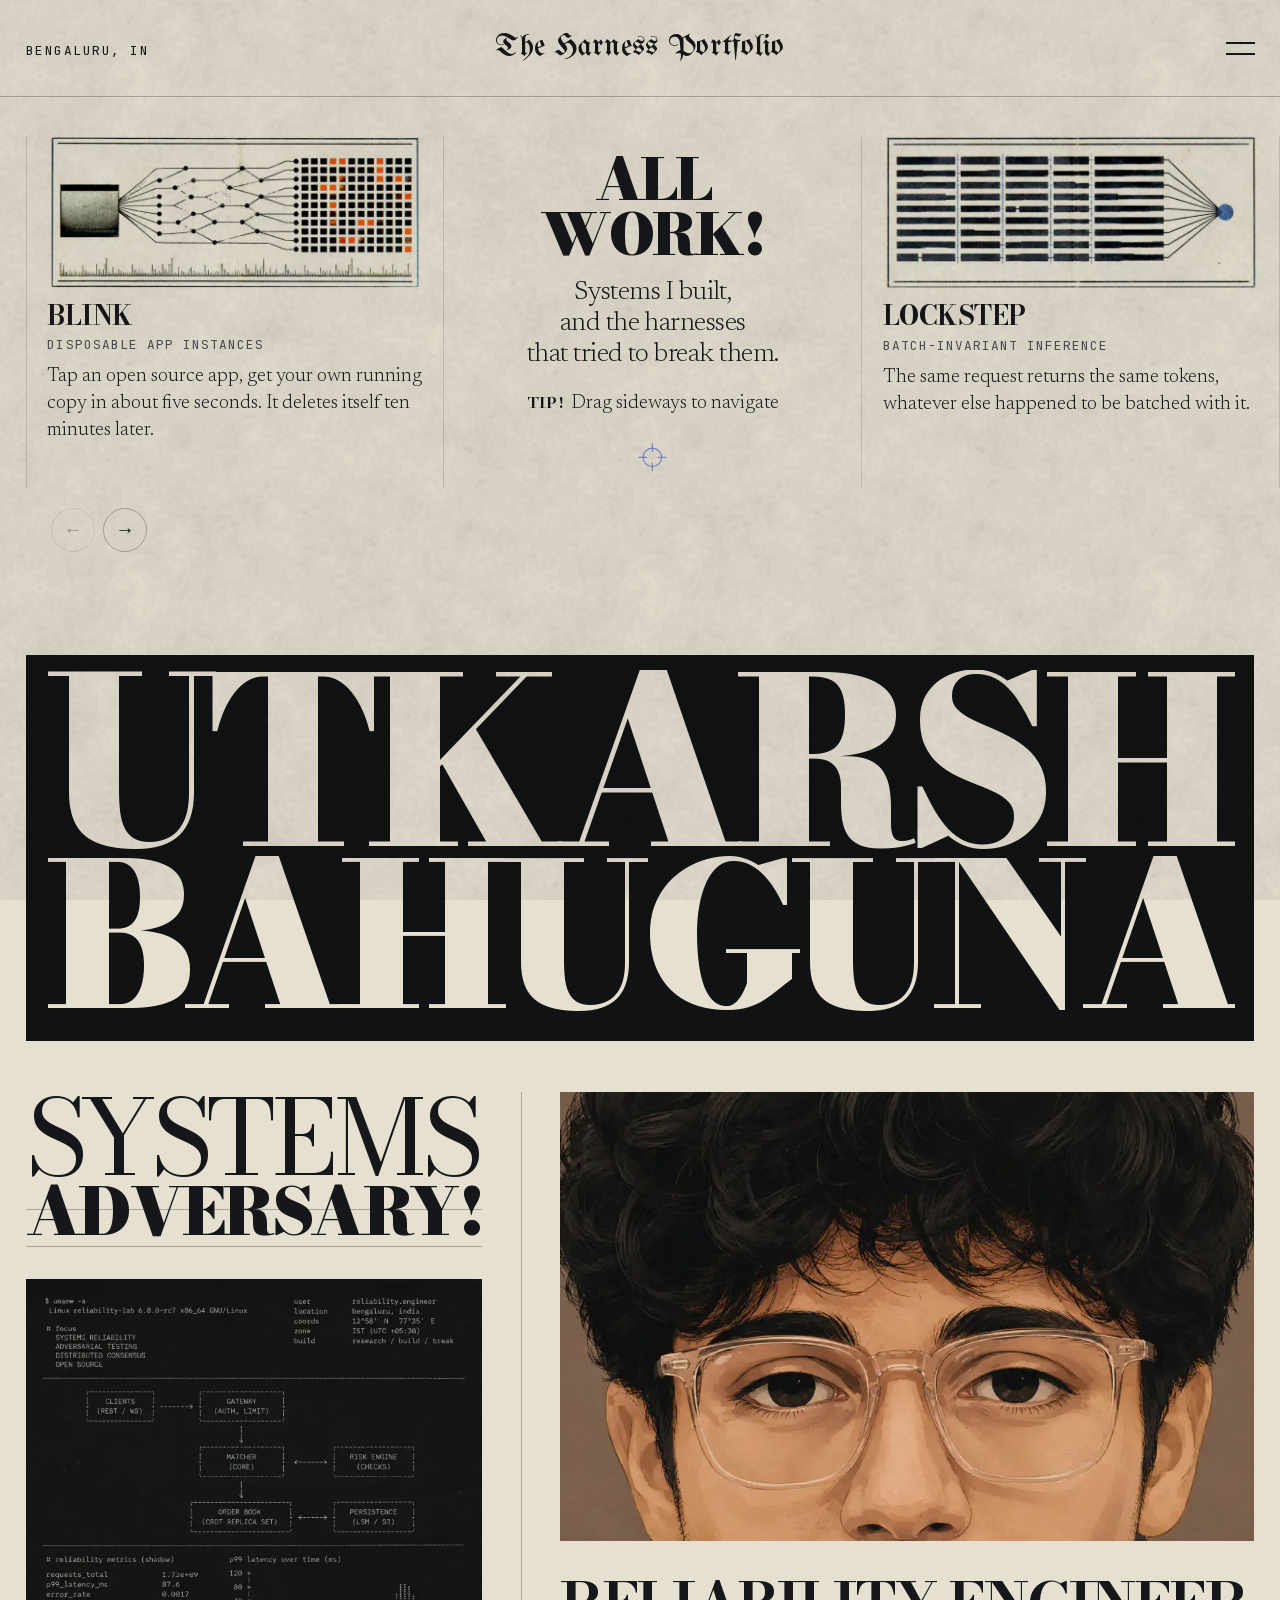
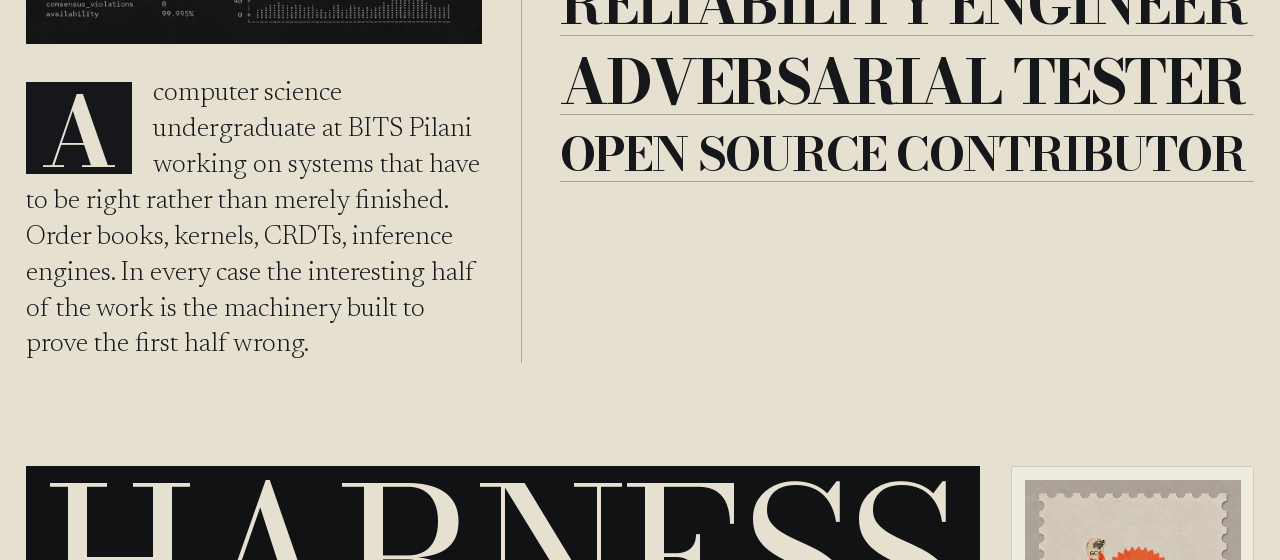
<file: index.html>
<!DOCTYPE html><html lang="en" class="bodoni_moda_fea9800b-module___t9ytG__variable bodoni_moda_49b920f5-module__96ow4W__variable newsreader_19a76705-module__pe3p8a__variable jetbrains_mono_57140618-module__JEK3ua__variable unifrakturmaguntia_de403196-module__SjCS9q__variable"><head><meta charSet="utf-8"/><meta name="viewport" content="width=device-width, initial-scale=1"/><link rel="preload" href="/_next/static/media/40a3cd74afdfe30c-s.p.1dczacay52j98.woff2" as="font" crossorigin="" type="font/woff2"/><link rel="preload" href="/_next/static/media/52b5d5098cb87ddd-s.p.3r2y_bth_sjsm.woff2" as="font" crossorigin="" type="font/woff2"/><link rel="preload" href="/_next/static/media/5f402bd2d8eef81a-s.p.40bho2kviej2o.woff2" as="font" crossorigin="" type="font/woff2"/><link rel="preload" href="/_next/static/media/e2d642b99055ff6f-s.p.3d_jy-oqcno8c.woff2" as="font" crossorigin="" type="font/woff2"/><link rel="preload" as="image" imageSrcSet="/placeholders/project-blink-card-w400.webp 400w, /placeholders/project-blink-card-w640.webp 640w, /placeholders/project-blink-card-w900.webp 900w, /placeholders/project-blink-card.webp 1239w" imageSizes="(min-width: 1101px) 30vw, (min-width: 721px) 46vw, 90vw" fetchPriority="high"/><link rel="stylesheet" href="/_next/static/chunks/31duy3jhut_j_.css" data-precedence="next"/><link rel="preload" as="script" fetchPriority="low" href="/_next/static/chunks/310vm2bl3xxpt.js"/><script src="/_next/static/chunks/19mx3mg6lkumu.js" async=""></script><script src="/_next/static/chunks/1mh6a-0e61pyc.js" async=""></script><script src="/_next/static/chunks/344n2zhqbh4pn.js" async=""></script><script src="/_next/static/chunks/turbopack-0td869ukh0v94.js" async=""></script><script src="/_next/static/chunks/3fntmmi971322.js" async=""></script><script src="/_next/static/chunks/0g-u_hslfzjsd.js" async=""></script><script src="/_next/static/chunks/2mxr7h33t2ush.js" async=""></script><script src="/_next/static/chunks/0cx-t08h7_s6b.js" async=""></script><meta name="theme-color" content="#e6e0d1"/><title>Utkarsh Bahuguna · Bengaluru, IN</title><meta name="description" content="I build systems, then write the harnesses that try to break them."/><meta name="author" content="Utkarsh Bahuguna"/><meta property="og:title" content="Utkarsh Bahuguna · Bengaluru, IN"/><meta property="og:description" content="I build systems, then write the harnesses that try to break them."/><meta property="og:image" content="https://utkarshbahuguna.me/placeholders/og-cover.png"/><meta property="og:image:width" content="1200"/><meta property="og:image:height" content="630"/><meta property="og:image:alt" content="Utkarsh Bahuguna, Bengaluru, IN"/><meta property="og:type" content="website"/><meta name="twitter:card" content="summary_large_image"/><meta name="twitter:title" content="Utkarsh Bahuguna · Bengaluru, IN"/><meta name="twitter:description" content="I build systems, then write the harnesses that try to break them."/><meta name="twitter:image" content="https://utkarshbahuguna.me/placeholders/og-cover.png"/><link rel="icon" href="/icon.svg?icon.3ii0vima6olii.svg" sizes="any" type="image/svg+xml"/><meta name="next-size-adjust" content=""/><script>(function(){var d=document.documentElement;d.dataset.js='';var INTRO=true;var reduce=matchMedia('(prefers-reduced-motion: reduce)').matches;d.dataset.motion=reduce?'reduce':'full';try{if(INTRO&&!reduce){d.style.setProperty('--intro-duration','2200ms');d.style.setProperty('--intro-delay','0ms');d.dataset.intro='';d.classList.add('is-scroll-locked');setTimeout(function(){d.removeAttribute('data-intro');d.classList.remove('is-scroll-locked');},2260);}}catch(e){}})();</script><script src="/_next/static/chunks/0cz1d0mv5g_q7.js" noModule=""></script></head><body><div hidden=""><!--$--><!--/$--></div><a class="skip-link" href="#main">Skip to content</a><div class="material-grain" aria-hidden="true" style="background-image:url(/paper.png)"></div><div class="curtain" aria-hidden="true"><svg class="curtain__tear" viewBox="0 0 880 1600" preserveAspectRatio="none" focusable="false"><path d="M202 0L203 3L207 6L211 9L217 12L232 15L252 18L267 21L272 24L270 27L266 30L265 33L264 36L262 39L260 42L258 45L260 48L264 51L266 54L263 57L254 60L244 63L240 66L245 69L254 72L259 75L255 78L245 81L235 84L225 87L217 90L212 93L209 96L208 99L202 102L194 105L189 108L196 111L217 114L243 117L265 120L278 123L284 126L288 129L294 132L303 135L312 138L319 141L321 144L315 147L304 150L297 153L299 156L307 159L315 162L322 165L331 168L346 171L360 174L368 177L370 180L369 183L371 186L374 189L372 192L370 195L371 198L380 201L394 204L408 207L415 210L424 213L434 216L443 219L448 222L445 225L442 228L442 231L449 234L457 237L464 240L466 243L467 246L467 249L466 252L466 255L463 258L460 261L459 264L457 267L452 270L449 273L447 276L451 279L457 282L458 285L449 288L432 291L415 294L404 297L399 300L396 303L396 306L397 309L400 312L405 315L409 318L410 321L409 324L408 327L409 330L414 333L423 336L431 339L434 342L429 345L421 348L416 351L418 354L426 357L435 360L439 363L441 366L445 369L448 372L449 375L445 378L440 381L435 384L433 387L428 390L423 393L420 396L421 399L424 402L427 405L427 408L429 411L431 414L432 417L429 420L419 423L407 426L401 429L404 432L411 435L418 438L418 441L410 444L401 447L397 450L401 453L408 456L414 459L420 462L430 465L443 468L454 471L456 474L456 477L455 480L454 483L448 486L437 489L425 492L417 495L414 498L413 501L412 504L409 507L406 510L403 513L398 516L392 519L386 522L379 525L372 528L358 531L340 534L324 537L316 540L310 543L305 546L304 549L307 552L311 555L316 558L323 561L336 564L353 567L369 570L375 573L370 576L359 579L349 582L346 585L347 588L348 591L345 594L343 597L346 600L349 603L347 606L338 609L329 612L324 615L325 618L329 621L334 624L339 627L345 630L354 633L362 636L366 639L366 642L364 645L361 648L357 651L349 654L340 657L331 660L322 663L310 666L300 669L294 672L295 675L300 678L305 681L304 684L299 687L293 690L291 693L292 696L294 699L296 702L298 705L307 708L320 711L330 714L330 717L323 720L316 723L317 726L329 729L345 732L360 735L369 738L369 741L365 744L361 747L362 750L365 753L368 756L366 759L364 762L364 765L364 768L360 771L354 774L350 777L347 780L348 783L351 786L354 789L355 792L354 795L354 798L354 801L353 804L350 807L348 810L346 813L345 816L337 819L328 822L326 825L333 828L346 831L359 834L363 837L359 840L351 843L347 846L351 849L362 852L374 855L380 858L378 861L374 864L370 867L369 870L365 873L359 876L356 879L358 882L367 885L379 888L386 891L388 894L390 897L391 900L395 903L400 906L405 909L407 912L406 915L401 918L394 921L387 924L377 927L361 930L346 933L337 936L333 939L330 942L326 945L323 948L329 951L336 954L337 957L332 960L327 963L322 966L317 969L312 972L307 975L304 978L298 981L284 984L270 987L263 990L266 993L274 996L281 999L283 1002L279 1005L274 1008L271 1011L277 1014L290 1017L305 1020L317 1023L327 1026L340 1029L353 1032L366 1035L368 1038L365 1041L366 1044L377 1047L388 1050L397 1053L404 1056L414 1059L428 1062L439 1065L444 1068L448 1071L453 1074L457 1077L457 1080L454 1083L451 1086L452 1089L453 1092L453 1095L453 1098L456 1101L465 1104L475 1107L482 1110L483 1113L477 1116L470 1119L465 1122L466 1125L470 1128L474 1131L473 1134L469 1137L465 1140L460 1143L459 1146L464 1149L469 1152L470 1155L468 1158L466 1161L466 1164L466 1167L468 1170L471 1173L473 1176L472 1179L460 1182L446 1185L439 1188L439 1191L439 1194L439 1197L438 1200L443 1203L451 1206L457 1209L457 1212L455 1215L453 1218L453 1221L449 1224L438 1227L426 1230L419 1233L418 1236L420 1239L418 1242L409 1245L393 1248L377 1251L368 1254L369 1257L375 1260L382 1263L386 1266L389 1269L392 1272L395 1275L399 1278L401 1281L403 1284L405 1287L407 1290L407 1293L406 1296L405 1299L402 1302L398 1305L394 1308L394 1311L396 1314L399 1317L401 1320L401 1323L404 1326L407 1329L409 1332L406 1335L402 1338L400 1341L404 1344L413 1347L423 1350L428 1353L426 1356L419 1359L413 1362L413 1365L423 1368L437 1371L448 1374L454 1377L462 1380L471 1383L476 1386L476 1389L472 1392L467 1395L464 1398L459 1401L452 1404L446 1407L438 1410L426 1413L412 1416L404 1419L403 1422L407 1425L411 1428L412 1431L417 1434L424 1437L427 1440L423 1443L418 1446L414 1449L409 1452L404 1455L398 1458L394 1461L393 1464L388 1467L380 1470L377 1473L382 1476L389 1479L396 1482L402 1485L412 1488L428 1491L442 1494L445 1497L442 1500L439 1503L438 1506L439 1509L436 1512L433 1515L433 1518L441 1521L455 1524L467 1527L469 1530L460 1533L446 1536L432 1539L423 1542L411 1545L398 1548L388 1551L382 1554L381 1557L381 1560L379 1563L380 1566L383 1569L390 1572L399 1575L408 1578L417 1581L428 1584L437 1587L444 1590L449 1593L453 1596L453 1600L591 1600L589 1596L584 1593L577 1590L569 1587L558 1584L546 1581L537 1578L528 1575L521 1572L517 1569L517 1566L521 1563L525 1560L527 1557L528 1554L531 1551L537 1548L546 1545L555 1542L564 1539L578 1536L593 1533L602 1530L600 1527L588 1524L575 1521L568 1518L571 1515L578 1512L585 1509L588 1506L593 1503L598 1500L603 1497L601 1494L590 1491L576 1488L569 1485L568 1482L568 1479L570 1476L575 1473L589 1470L606 1467L619 1464L625 1461L632 1458L638 1455L642 1452L646 1449L652 1446L660 1443L668 1440L670 1437L669 1434L668 1431L670 1428L666 1425L662 1422L660 1419L666 1416L676 1413L686 1410L691 1407L696 1404L703 1401L708 1398L713 1395L719 1392L722 1389L720 1386L711 1383L697 1380L683 1377L672 1374L656 1371L640 1368L630 1365L632 1362L641 1359L651 1356L656 1353L653 1350L644 1347L634 1344L630 1341L631 1338L635 1335L638 1332L637 1329L633 1326L627 1323L623 1320L619 1317L613 1314L610 1311L612 1308L620 1305L629 1302L637 1299L641 1296L644 1293L644 1290L641 1287L638 1284L634 1281L630 1278L625 1275L620 1272L614 1269L608 1266L601 1263L591 1260L582 1257L579 1254L585 1251L597 1248L610 1245L616 1242L615 1239L611 1236L609 1233L617 1230L630 1227L642 1224L648 1221L650 1218L651 1215L651 1212L649 1209L640 1206L630 1203L623 1200L622 1197L622 1194L620 1191L619 1188L624 1185L636 1182L647 1179L648 1176L647 1173L646 1170L646 1167L647 1164L648 1161L648 1158L648 1155L643 1152L634 1149L625 1146L621 1143L622 1140L623 1137L623 1134L619 1131L610 1128L601 1125L596 1122L598 1119L604 1116L609 1113L608 1110L599 1107L588 1104L578 1101L574 1098L573 1095L574 1092L573 1089L573 1086L577 1083L579 1080L578 1077L573 1074L567 1071L563 1068L559 1065L549 1062L539 1059L534 1056L533 1053L529 1050L522 1047L513 1044L513 1041L517 1038L516 1035L505 1032L492 1029L480 1026L471 1023L458 1020L442 1017L428 1014L424 1011L427 1008L435 1005L440 1002L439 999L433 996L426 993L425 990L435 987L454 984L476 981L490 978L501 975L513 972L522 969L529 966L535 963L540 960L545 957L544 954L537 951L530 948L530 945L529 942L526 939L523 936L526 933L536 930L549 927L558 924L565 921L572 918L575 915L572 912L563 909L550 906L536 903L525 900L516 897L510 894L504 891L495 888L483 885L474 882L473 879L479 876L486 873L491 870L494 867L500 864L507 861L512 858L509 855L500 852L490 849L485 846L490 843L497 840L502 837L500 834L493 831L485 828L482 825L489 822L500 819L506 816L504 813L502 810L500 807L498 804L495 801L490 798L484 795L477 792L467 789L455 786L443 783L435 780L433 777L436 774L440 771L444 768L444 765L442 762L441 759L438 756L430 753L422 750L416 747L415 744L416 741L414 738L405 735L390 732L374 729L362 726L361 723L368 720L375 717L375 714L365 711L352 708L343 705L341 702L339 699L337 696L336 693L338 690L344 687L349 684L350 681L345 678L340 675L339 672L345 669L356 666L371 663L383 660L393 657L404 654L414 651L422 648L430 645L440 642L448 639L453 636L453 633L452 630L451 627L449 624L446 621L442 618L440 615L444 612L453 609L462 606L463 603L457 600L450 597L449 594L449 591L448 588L450 585L457 582L473 579L490 576L500 573L494 570L477 567L456 564L438 561L427 558L418 555L412 552L408 549L409 546L414 543L420 540L428 537L442 534L458 531L470 528L477 525L483 522L488 519L493 516L494 513L492 510L488 507L484 504L477 501L471 498L469 495L473 492L482 489L493 486L499 483L500 480L501 477L501 474L499 471L488 468L475 465L465 462L459 459L453 456L446 453L442 450L446 447L455 444L463 441L463 438L456 435L449 432L446 429L452 426L467 423L479 420L482 417L481 414L478 411L476 408L475 405L472 402L470 399L471 396L476 393L485 390L494 387L500 384L508 381L517 378L523 375L525 372L523 369L522 366L522 363L521 360L515 357L510 354L510 351L517 348L527 345L533 342L532 339L523 336L512 333L505 330L503 327L502 324L503 321L504 318L504 315L504 312L504 309L505 306L505 303L507 300L511 297L522 294L540 291L557 288L566 285L564 282L555 279L547 276L546 273L547 270L553 267L559 264L569 261L582 258L596 255L607 252L616 249L623 246L628 243L630 240L628 237L624 234L621 231L626 228L634 225L638 222L635 219L626 216L616 213L609 210L604 207L595 204L586 201L582 198L585 195L591 192L593 189L588 186L585 183L582 180L577 177L567 174L551 171L535 168L527 165L522 162L514 159L508 156L506 153L513 150L523 147L529 144L526 141L519 138L511 135L503 132L497 129L493 126L487 123L475 120L453 117L428 114L409 111L403 108L408 105L416 102L423 99L426 96L432 93L441 90L455 87L472 84L488 81L502 78L508 75L505 72L497 69L493 66L498 63L508 60L518 57L521 54L518 51L514 48L511 45L511 42L512 39L513 36L513 33L515 30L518 27L520 24L515 21L498 18L476 15L458 12L448 9L441 6L435 3L433 0Z" fill="var(--curtain-fibre)"></path><path d="M282 0L284 3L287 6L291 9L297 12L311 15L329 18L342 21L344 24L339 27L332 30L327 33L324 36L319 39L314 42L310 45L310 48L312 51L312 54L308 57L298 60L287 63L283 66L288 69L298 72L303 75L300 78L290 81L280 84L270 87L262 90L257 93L255 96L254 99L249 102L242 105L239 108L246 111L267 114L294 117L316 120L329 123L335 126L340 129L346 132L355 135L364 138L372 141L376 144L371 147L362 150L356 153L359 156L367 159L377 162L384 165L394 168L411 171L427 174L436 177L439 180L440 183L443 186L447 189L445 192L441 195L440 198L447 201L458 204L469 207L475 210L482 213L491 216L498 219L501 222L497 225L491 228L489 231L493 234L500 237L504 240L505 243L504 246L502 249L499 252L496 255L491 258L486 261L484 264L481 267L477 270L475 273L475 276L481 279L489 282L491 285L483 288L468 291L451 294L441 297L437 300L435 303L436 306L436 309L439 312L442 315L444 318L444 321L442 324L440 327L440 330L444 333L452 336L459 339L459 342L451 345L441 348L434 351L433 354L439 357L446 360L448 363L449 366L451 369L454 372L454 375L450 378L444 381L439 384L437 387L432 390L426 393L423 396L424 399L427 402L430 405L430 408L432 411L434 414L435 417L432 420L422 423L410 426L404 429L407 432L414 435L420 438L421 441L413 444L404 447L400 450L404 453L410 456L417 459L422 462L432 465L445 468L455 471L457 474L457 477L457 480L455 483L449 486L438 489L426 492L418 495L415 498L414 501L413 504L410 507L407 510L404 513L399 516L393 519L387 522L380 525L373 528L359 531L341 534L325 537L317 540L311 543L306 546L305 549L308 552L312 555L317 558L324 561L337 564L354 567L370 570L377 573L372 576L361 579L352 582L349 585L351 588L352 591L350 594L349 597L353 600L357 603L355 606L348 609L339 612L335 615L337 618L341 621L347 624L351 627L357 630L365 633L373 636L376 639L376 642L373 645L371 648L367 651L360 654L351 657L343 660L334 663L323 666L313 669L308 672L309 675L315 678L320 681L320 684L315 687L310 690L308 693L309 696L311 699L312 702L314 705L323 708L335 711L344 714L343 717L336 720L328 723L329 726L340 729L355 732L370 735L378 738L378 741L374 744L371 747L372 750L376 753L379 756L378 759L377 762L377 765L376 768L372 771L366 774L362 777L359 780L360 783L364 786L367 789L368 792L368 795L368 798L367 801L366 804L363 807L360 810L359 813L358 816L350 819L341 822L339 825L347 828L362 831L375 834L381 837L379 840L374 843L372 846L378 849L392 852L406 855L413 858L413 861L410 864L408 867L407 870L404 873L399 876L395 879L397 882L406 885L418 888L425 891L428 894L430 897L433 900L437 903L444 906L449 909L452 912L450 915L444 918L435 921L427 924L415 927L399 930L383 933L375 936L371 939L368 942L365 945L363 948L369 951L377 954L378 957L373 960L369 963L364 966L359 969L353 972L348 975L343 978L336 981L321 984L306 987L299 990L302 993L310 996L317 999L319 1002L315 1005L309 1008L307 1011L312 1014L325 1017L341 1020L353 1023L363 1026L376 1029L390 1032L402 1035L405 1038L402 1041L403 1044L414 1047L424 1050L433 1053L439 1056L447 1059L460 1062L471 1065L476 1068L480 1071L485 1074L489 1077L490 1080L487 1083L485 1086L485 1089L486 1092L486 1095L486 1098L490 1101L499 1104L510 1107L517 1110L519 1113L513 1116L506 1119L502 1122L504 1125L510 1128L516 1131L516 1134L513 1137L508 1140L504 1143L502 1146L506 1149L509 1152L508 1155L502 1158L498 1161L494 1164L490 1167L488 1170L487 1173L486 1176L482 1179L467 1182L451 1185L442 1188L440 1191L439 1194L439 1197L439 1200L444 1203L453 1206L459 1209L460 1212L459 1215L459 1218L460 1221L457 1224L448 1227L437 1230L431 1233L432 1236L435 1239L435 1242L427 1245L412 1248L397 1251L390 1254L391 1257L398 1260L405 1263L410 1266L415 1269L420 1272L425 1275L431 1278L437 1281L442 1284L448 1287L452 1290L455 1293L458 1296L459 1299L458 1302L455 1305L452 1308L453 1311L458 1314L463 1317L466 1320L468 1323L471 1326L475 1329L477 1332L475 1335L471 1338L470 1341L475 1344L484 1347L495 1350L500 1353L498 1356L491 1359L484 1362L484 1365L494 1368L509 1371L523 1374L531 1377L541 1380L552 1383L558 1386L559 1389L554 1392L546 1395L540 1398L531 1401L521 1404L510 1407L499 1410L482 1413L464 1416L450 1419L445 1422L443 1425L442 1428L439 1431L439 1434L442 1437L442 1440L436 1443L430 1446L424 1449L420 1452L416 1455L412 1458L409 1461L410 1464L406 1467L401 1470L399 1473L405 1476L414 1479L422 1482L429 1485L441 1488L459 1491L474 1494L479 1497L477 1500L475 1503L474 1506L474 1509L471 1512L466 1515L465 1518L472 1521L485 1524L496 1527L497 1530L486 1533L470 1536L455 1539L444 1542L431 1545L417 1548L405 1551L398 1554L395 1557L393 1560L391 1563L390 1566L392 1569L398 1572L407 1575L416 1578L426 1581L437 1584L448 1587L455 1590L461 1593L467 1596L469 1600L477 1600L470 1596L462 1593L455 1590L448 1587L437 1584L426 1581L416 1578L407 1575L399 1572L398 1569L402 1566L409 1563L418 1560L426 1557L432 1554L441 1551L451 1548L462 1545L472 1542L479 1539L491 1536L503 1533L510 1530L505 1527L492 1524L477 1521L470 1518L472 1515L479 1512L486 1509L489 1506L495 1503L502 1500L507 1497L506 1494L494 1491L477 1488L466 1485L458 1482L450 1479L442 1476L436 1473L438 1470L444 1467L447 1464L446 1461L448 1458L453 1455L458 1452L463 1449L470 1446L479 1443L489 1440L492 1437L492 1434L494 1431L499 1428L500 1425L498 1422L498 1419L504 1416L513 1413L521 1410L524 1407L526 1404L531 1401L540 1398L546 1395L554 1392L559 1389L565 1386L567 1383L565 1380L563 1377L562 1374L554 1371L544 1368L536 1365L536 1362L540 1359L543 1356L539 1353L526 1350L508 1347L491 1344L479 1341L475 1338L475 1335L477 1332L477 1329L477 1326L479 1323L482 1320L485 1317L486 1314L487 1311L491 1308L497 1305L502 1302L504 1299L503 1296L500 1293L495 1290L489 1287L482 1284L475 1281L469 1278L462 1275L455 1272L449 1269L443 1266L435 1263L425 1260L415 1257L410 1254L415 1251L427 1248L439 1245L446 1242L446 1239L444 1236L445 1233L454 1230L469 1227L483 1224L490 1221L493 1218L496 1215L499 1212L498 1209L490 1206L479 1203L469 1200L465 1197L461 1194L457 1191L455 1188L460 1185L473 1182L486 1179L491 1176L495 1173L500 1170L508 1167L517 1164L528 1161L539 1158L550 1155L554 1152L552 1149L548 1146L545 1143L543 1140L540 1137L533 1134L524 1131L510 1128L504 1125L502 1122L506 1119L513 1116L519 1113L517 1110L510 1107L499 1104L490 1101L486 1098L486 1095L488 1092L488 1089L489 1086L492 1083L496 1080L499 1077L498 1074L497 1071L497 1068L496 1065L489 1062L481 1059L475 1056L471 1053L464 1050L455 1047L445 1044L443 1041L446 1038L444 1035L432 1032L418 1029L405 1026L395 1023L383 1020L366 1017L352 1014L346 1011L348 1008L353 1005L357 1002L354 999L347 996L339 993L336 990L341 987L354 984L366 981L369 978L369 975L369 972L369 969L370 966L372 963L376 960L379 957L377 954L369 951L363 948L365 945L368 942L371 939L375 936L383 933L399 930L415 927L427 924L435 921L444 918L457 915L465 912L467 909L465 906L461 903L457 900L452 897L448 894L443 891L434 888L420 885L408 882L404 879L406 876L409 873L411 870L411 867L415 864L420 861L422 858L418 855L407 852L397 849L393 846L398 843L404 840L407 837L402 834L390 831L378 828L373 825L378 822L389 819L398 816L400 813L402 810L404 807L405 804L403 801L400 798L395 795L390 792L384 789L377 786L370 783L366 780L367 777L371 774L377 771L381 768L381 765L380 762L382 759L382 756L378 753L374 750L372 747L375 744L379 741L379 738L370 735L355 732L340 729L329 726L328 723L336 720L343 717L344 714L335 711L323 708L314 705L312 702L311 699L312 696L312 693L316 690L323 687L329 684L329 681L324 678L317 675L313 672L316 669L324 666L334 663L343 660L351 657L360 654L367 651L371 648L373 645L376 642L376 639L373 636L365 633L357 630L351 627L347 624L341 621L337 618L335 615L339 612L348 609L355 606L357 603L353 600L350 597L351 594L353 591L352 588L350 585L352 582L361 579L372 576L377 573L370 570L354 567L337 564L324 561L317 558L312 555L308 552L305 549L306 546L311 543L317 540L325 537L341 534L359 531L373 528L380 525L387 522L394 519L404 516L412 513L418 510L422 507L427 504L428 501L428 498L430 495L438 492L449 489L460 486L467 483L469 480L470 477L471 474L469 471L459 468L446 465L437 462L430 459L423 456L416 453L411 450L414 447L422 444L429 441L429 438L422 435L415 432L412 429L418 426L431 423L442 420L445 417L444 414L442 411L440 408L440 405L437 402L434 399L432 396L434 393L439 390L442 387L442 384L445 381L450 378L454 375L454 372L451 369L449 366L448 363L446 360L439 357L433 354L434 351L441 348L451 345L459 342L459 339L452 336L444 333L440 330L440 327L442 324L445 321L446 318L445 315L442 312L440 309L440 306L440 303L443 300L449 297L461 294L479 291L496 288L505 285L503 282L496 279L489 276L489 273L492 270L498 267L502 264L508 261L517 258L525 255L532 252L537 249L540 246L539 243L533 240L521 237L506 234L493 231L491 228L497 225L501 222L498 219L491 216L482 213L475 210L469 207L458 204L452 201L455 198L465 195L477 192L484 189L481 186L479 183L480 180L480 177L475 174L463 171L452 168L446 165L444 162L437 159L431 156L427 153L428 150L430 147L425 144L410 141L391 138L372 135L353 132L340 129L335 126L329 123L316 120L294 117L272 114L258 111L257 108L267 105L281 102L290 99L295 96L299 93L305 90L314 87L326 84L338 81L348 78L353 75L348 72L340 69L335 66L340 63L349 60L355 57L353 54L344 51L332 48L323 45L317 42L319 39L324 36L327 33L332 30L339 27L344 24L345 21L343 18L337 15L334 12L338 9L341 6L343 3L343 0Z" fill="var(--curtain-fleck)"></path><path class="curtain__lift" d="M0 0L202 0L203 3L207 6L211 9L217 12L232 15L252 18L267 21L272 24L270 27L266 30L265 33L264 36L262 39L260 42L258 45L260 48L264 51L266 54L263 57L254 60L244 63L240 66L245 69L254 72L259 75L255 78L245 81L235 84L225 87L217 90L212 93L209 96L208 99L202 102L194 105L189 108L196 111L217 114L243 117L265 120L278 123L284 126L288 129L294 132L303 135L312 138L319 141L321 144L315 147L304 150L297 153L299 156L307 159L315 162L322 165L331 168L346 171L360 174L368 177L370 180L369 183L371 186L374 189L372 192L370 195L371 198L380 201L394 204L408 207L415 210L424 213L434 216L443 219L448 222L445 225L442 228L442 231L449 234L457 237L464 240L466 243L467 246L467 249L466 252L466 255L463 258L460 261L459 264L457 267L452 270L449 273L447 276L451 279L457 282L458 285L449 288L432 291L415 294L404 297L399 300L396 303L396 306L397 309L400 312L405 315L409 318L410 321L409 324L408 327L409 330L414 333L423 336L431 339L434 342L429 345L421 348L416 351L418 354L426 357L435 360L439 363L441 366L445 369L448 372L449 375L445 378L440 381L435 384L433 387L428 390L423 393L420 396L421 399L424 402L427 405L427 408L429 411L431 414L432 417L429 420L419 423L407 426L401 429L404 432L411 435L418 438L418 441L410 444L401 447L397 450L401 453L408 456L414 459L420 462L430 465L443 468L454 471L456 474L456 477L455 480L454 483L448 486L437 489L425 492L417 495L414 498L413 501L412 504L409 507L406 510L403 513L398 516L392 519L386 522L379 525L372 528L358 531L340 534L324 537L316 540L310 543L305 546L304 549L307 552L311 555L316 558L323 561L336 564L353 567L369 570L375 573L370 576L359 579L349 582L346 585L347 588L348 591L345 594L343 597L346 600L349 603L347 606L338 609L329 612L324 615L325 618L329 621L334 624L339 627L345 630L354 633L362 636L366 639L366 642L364 645L361 648L357 651L349 654L340 657L331 660L322 663L310 666L300 669L294 672L295 675L300 678L305 681L304 684L299 687L293 690L291 693L292 696L294 699L296 702L298 705L307 708L320 711L330 714L330 717L323 720L316 723L317 726L329 729L345 732L360 735L369 738L369 741L365 744L361 747L362 750L365 753L368 756L366 759L364 762L364 765L364 768L360 771L354 774L350 777L347 780L348 783L351 786L354 789L355 792L354 795L354 798L354 801L353 804L350 807L348 810L346 813L345 816L337 819L328 822L326 825L333 828L346 831L359 834L363 837L359 840L351 843L347 846L351 849L362 852L374 855L380 858L378 861L374 864L370 867L369 870L365 873L359 876L356 879L358 882L367 885L379 888L386 891L388 894L390 897L391 900L395 903L400 906L405 909L407 912L406 915L401 918L394 921L387 924L377 927L361 930L346 933L337 936L333 939L330 942L326 945L323 948L329 951L336 954L337 957L332 960L327 963L322 966L317 969L312 972L307 975L304 978L298 981L284 984L270 987L263 990L266 993L274 996L281 999L283 1002L279 1005L274 1008L271 1011L277 1014L290 1017L305 1020L317 1023L327 1026L340 1029L353 1032L366 1035L368 1038L365 1041L366 1044L377 1047L388 1050L397 1053L404 1056L414 1059L428 1062L439 1065L444 1068L448 1071L453 1074L457 1077L457 1080L454 1083L451 1086L452 1089L453 1092L453 1095L453 1098L456 1101L465 1104L475 1107L482 1110L483 1113L477 1116L470 1119L465 1122L466 1125L470 1128L474 1131L473 1134L469 1137L465 1140L460 1143L459 1146L464 1149L469 1152L470 1155L468 1158L466 1161L466 1164L466 1167L468 1170L471 1173L473 1176L472 1179L460 1182L446 1185L439 1188L439 1191L439 1194L439 1197L438 1200L443 1203L451 1206L457 1209L457 1212L455 1215L453 1218L453 1221L449 1224L438 1227L426 1230L419 1233L418 1236L420 1239L418 1242L409 1245L393 1248L377 1251L368 1254L369 1257L375 1260L382 1263L386 1266L389 1269L392 1272L395 1275L399 1278L401 1281L403 1284L405 1287L407 1290L407 1293L406 1296L405 1299L402 1302L398 1305L394 1308L394 1311L396 1314L399 1317L401 1320L401 1323L404 1326L407 1329L409 1332L406 1335L402 1338L400 1341L404 1344L413 1347L423 1350L428 1353L426 1356L419 1359L413 1362L413 1365L423 1368L437 1371L448 1374L454 1377L462 1380L471 1383L476 1386L476 1389L472 1392L467 1395L464 1398L459 1401L452 1404L446 1407L438 1410L426 1413L412 1416L404 1419L403 1422L407 1425L411 1428L412 1431L417 1434L424 1437L427 1440L423 1443L418 1446L414 1449L409 1452L404 1455L398 1458L394 1461L393 1464L388 1467L380 1470L377 1473L382 1476L389 1479L396 1482L402 1485L412 1488L428 1491L442 1494L445 1497L442 1500L439 1503L438 1506L439 1509L436 1512L433 1515L433 1518L441 1521L455 1524L467 1527L469 1530L460 1533L446 1536L432 1539L423 1542L411 1545L398 1548L388 1551L382 1554L381 1557L381 1560L379 1563L380 1566L383 1569L390 1572L399 1575L408 1578L417 1581L428 1584L437 1587L444 1590L449 1593L453 1596L453 1600L0 1600Z" fill="var(--curtain-color)" stroke="var(--curtain-shadow)"></path></svg></div><div class="intro-backdrop" aria-hidden="true"></div><div class="shell"><header class="nav"><div class="nav-inner"><div class="nav-row"><div class="nav-block nav-block--l"><button type="button" class="n-text" aria-pressed="false">Bengaluru, IN<span class="sr-only">. Toggles paper mode, which desaturates every image on the page.</span></button></div><a class="nav-head" href="/">The Harness Portfolio</a><div class="nav-block nav-block--r"><button type="button" class="nav-link" aria-expanded="false" aria-controls="site-menu"><span class="nav-lines" aria-hidden="true"><span class="nav-line up"></span><span class="nav-line bottom"></span></span><span class="sr-only">Open menu</span></button></div></div></div><div id="site-menu" class="menu" hidden="" data-open="false" role="dialog" aria-modal="true" aria-label="Site menu"><nav class="menu-w" aria-label="Primary"><a class="menu-link" aria-current="page" href="/"><span class="mask"><span class="menu-title t-display">Index</span></span><span class="m-active" data-current="true" aria-hidden="true"></span></a><a class="menu-link" href="/work/"><span class="mask"><span class="menu-title t-display">Work</span></span><span class="m-active" data-current="false" aria-hidden="true"></span></a><a class="menu-link" href="/research/"><span class="mask"><span class="menu-title t-display">Research</span></span><span class="m-active" data-current="false" aria-hidden="true"></span></a></nav><ul class="menu-socials f-block"><li><a class="f-li" href="https://github.com/u7k4rs6" target="_blank" rel="noopener noreferrer">GitHub</a></li><li><span class="f-li-dot" aria-hidden="true"></span><a class="f-li" href="https://linkedin.com/in/utkarshbahuguna666" target="_blank" rel="noopener noreferrer">LinkedIn</a></li><li><span class="f-li-dot" aria-hidden="true"></span><a class="f-li" href="https://scholar.google.com/citations?user=0ZYBsyoAAAAJ" target="_blank" rel="noopener noreferrer">Scholar</a></li><li><span class="f-li-dot" aria-hidden="true"></span><a class="f-li" href="https://orcid.org/0009-0004-0034-824X" target="_blank" rel="noopener noreferrer">ORCID</a></li></ul></div></header><main id="main"><h1 class="sr-only">Utkarsh Bahuguna, reliability engineer and adversarial tester, Bengaluru</h1><section class="hero"><div class="carousel "><div class="carousel__viewport" role="region" aria-roledescription="carousel" aria-label="Featured work" aria-describedby="_R_inptb_" tabindex="0"><div class="carousel__track"><div data-slide="" class="carousel__slide " role="group" aria-roledescription="slide" aria-label="Blink, 1 of 4"><a class="card" draggable="false" href="/work/blink/"><span class="card__frame"><img src="/placeholders/project-blink-card.webp" alt="Printed plate for Blink: an inked slab at the left fanning out through a routing graph into a grid of cells, some of them in orange, over a tick scale." width="1176" height="480" data-blend="multiply" srcSet="/placeholders/project-blink-card-w400.webp 400w, /placeholders/project-blink-card-w640.webp 640w, /placeholders/project-blink-card-w900.webp 900w, /placeholders/project-blink-card.webp 1239w" sizes="(min-width: 1101px) 30vw, (min-width: 721px) 46vw, 90vw" loading="eager" decoding="sync" fetchPriority="high" draggable="false"/></span><span class="card__body"><span class="card__titleRow"><span class="card__title">Blink</span></span><span class="card__kicker">Disposable app instances</span><span class="card__desc">Tap an open source app, get your own running copy in about five seconds. It deletes itself ten minutes later.</span></span></a></div><div data-slide="" class="carousel__slide " role="group" aria-roledescription="slide" aria-label="All Work!, section introduction"><div class="headline-cell"><a draggable="false" href="/work/"><span class="headline-cell__title">All Work!<svg class="headline-cell__doodle" viewBox="0 0 500 146" preserveAspectRatio="none" aria-hidden="true"><ellipse cx="250" cy="73" rx="242" ry="68"></ellipse></svg></span></a><p class="headline-cell__desc"><span>Systems I built,<br/></span><span>and the harnesses<br/></span><span>that tried to break them.</span></p><p class="headline-cell__tip"><span class="tip-label">tip!</span><span class="tip-text">Drag sideways to navigate</span></p><svg class="drift-mark " viewBox="0 0 40 40" aria-hidden="true"><circle cx="20" cy="20" r="12" fill="none" stroke="currentColor" stroke-width="1.5"></circle><path d="M20 2v11M20 27v11M2 20h11M27 20h11" stroke="currentColor" stroke-width="1.5"></path></svg></div></div><div data-slide="" class="carousel__slide " role="group" aria-roledescription="slide" aria-label="Lockstep, 2 of 4"><a class="card" draggable="false" href="/work/lockstep/"><span class="card__frame"><img src="/placeholders/project-lockstep-card.webp" alt="Printed plate for Lockstep: five columns of heavy bars whose rows converge along fine lines into a single dot." width="1176" height="480" data-blend="multiply" srcSet="/placeholders/project-lockstep-card-w400.webp 400w, /placeholders/project-lockstep-card-w640.webp 640w, /placeholders/project-lockstep-card-w900.webp 900w, /placeholders/project-lockstep-card.webp 1202w" sizes="(min-width: 1101px) 30vw, (min-width: 721px) 46vw, 90vw" loading="lazy" decoding="async" fetchPriority="auto" draggable="false"/></span><span class="card__body"><span class="card__titleRow"><span class="card__title">Lockstep</span></span><span class="card__kicker">Batch-invariant inference</span><span class="card__desc">The same request returns the same tokens, whatever else happened to be batched with it.</span></span></a></div><div data-slide="" class="carousel__slide " role="group" aria-roledescription="slide" aria-label="Cairn, 3 of 4"><a class="card" draggable="false" href="/work/cairn/"><span class="card__frame"><img src="/placeholders/project-cairn-card.webp" alt="Printed plate for Cairn: a stack of engraved stones with a green node graph branching away from the topmost one." width="1176" height="480" data-blend="multiply" srcSet="/placeholders/project-cairn-card-w400.webp 400w, /placeholders/project-cairn-card-w640.webp 640w, /placeholders/project-cairn-card-w900.webp 900w, /placeholders/project-cairn-card.webp 1225w" sizes="(min-width: 1101px) 30vw, (min-width: 721px) 46vw, 90vw" loading="lazy" decoding="async" fetchPriority="auto" draggable="false"/></span><span class="card__body"><span class="card__titleRow"><span class="card__title">Cairn</span></span><span class="card__kicker">Git forge, own VCS engine</span><span class="card__desc">A Git forge on a version control engine written from scratch. Real packfiles, no git binary.</span></span></a></div><div data-slide="" class="carousel__slide " role="group" aria-roledescription="slide" aria-label="Flint, 4 of 4"><a class="card" draggable="false" href="/work/flint/"><span class="card__frame"><img src="/placeholders/project-flint-card.webp" alt="Printed plate for Flint: a chain of boxes joined by arrows across a dotted field, ending in one solid magenta box." width="1176" height="480" data-blend="multiply" srcSet="/placeholders/project-flint-card-w400.webp 400w, /placeholders/project-flint-card-w640.webp 640w, /placeholders/project-flint-card-w900.webp 900w, /placeholders/project-flint-card.webp 1201w" sizes="(min-width: 1101px) 30vw, (min-width: 721px) 46vw, 90vw" loading="lazy" decoding="async" fetchPriority="auto" draggable="false"/></span><span class="card__body"><span class="card__titleRow"><span class="card__title">Flint</span></span><span class="card__kicker">x86-64 kernel</span><span class="card__desc">Boots under QEMU, builds its own page tables, and preempts on the local APIC timer.</span></span></a></div><div data-slide="" class="carousel__slide " role="group" aria-roledescription="slide" aria-label="Index"><a class="tail-cell" draggable="false" href="/work/"><span class="tail-cell__eyebrow">Index</span><span class="tail-cell__title">All Work<span class="tail-cell__arrow" aria-hidden="true">→</span></span><span class="tail-cell__note">Every project, with the harness that tested it.</span></a></div></div></div><p id="_R_inptb_" class="sr-only">Use the left and right arrow keys to move through this carousel, or the previous and next buttons below it. You can also drag it sideways.</p><div class="carousel__controls"><button type="button" class="carousel__button"><span aria-hidden="true">←</span><span class="sr-only">Previous, <!-- -->Featured work</span></button><button type="button" class="carousel__button"><span aria-hidden="true">→</span><span class="sr-only">Next, <!-- -->Featured work</span></button></div></div></section><section class="identity" aria-labelledby="identity-heading"><h2 id="identity-heading" class="sr-only">Utkarsh Bahuguna<!-- -->, <!-- -->Bengaluru, IN</h2><div class="name-panel"><span class="mask fit" data-reveal="line"><span class="fit-text name-panel__line" data-fit-max="480" data-fit-min="14" data-fit-fill="0.998" style="--chars:7">Utkarsh</span></span><span class="mask fit" data-reveal="line"><span class="fit-text name-panel__line" data-fit-max="480" data-fit-min="14" data-fit-fill="0.998" style="--chars:8">Bahuguna</span></span></div><div class="identity__grid wrap"><div class="identity__col identity__col--l"><div class="identity__phrase"><span class="mask fit" data-reveal="line"><span class="fit-text identity__phraseTop" data-fit-max="180" data-fit-min="14" data-fit-fill="0.998" style="--chars:7">Systems</span></span><span class="mask fit" data-reveal="line"><span class="fit-text identity__phraseBottom" data-fit-max="180" data-fit-min="14" data-fit-fill="0.998" style="--chars:10">Adversary!</span></span><span class="rule-stack" aria-hidden="true"><span data-reveal="rule"></span><span data-reveal="rule"></span></span></div><figure class="plate identity__plate identity__plate--secondary"><img src="/placeholders/identity-plate-secondary.webp" alt="A dark terminal card. A shell prompt reads uname -a on a Linux reliability lab machine, above a focus list of systems reliability, adversarial testing, distributed consensus and open source. Below it an architecture diagram runs from clients through a gateway to a matcher core, an order book on a CRDT replica set, a risk engine and persistence. At the foot, shadow reliability metrics and a p99 latency chart." width="1402" height="1122" srcSet="/placeholders/identity-plate-secondary-w400.webp 400w, /placeholders/identity-plate-secondary-w640.webp 640w, /placeholders/identity-plate-secondary-w900.webp 900w, /placeholders/identity-plate-secondary-w1280.webp 1280w, /placeholders/identity-plate-secondary.webp 1402w" sizes="(min-width: 900px) 36vw, 92vw" loading="lazy" decoding="async"/></figure><p class="t-dropcap identity__intro" data-reveal="fade">A computer science undergraduate at BITS Pilani working on systems that have to be right rather than merely finished. Order books, kernels, CRDTs, inference engines. In every case the interesting half of the work is the machinery built to prove the first half wrong.</p></div><div class="identity__col identity__col--r"><figure class="plate identity__plate identity__plate--primary"><img src="/placeholders/identity-plate-primary.webp" alt="Illustrated portrait cropped close on the eyes, behind clear framed glasses" width="1536" height="992" srcSet="/placeholders/identity-plate-primary-w400.webp 400w, /placeholders/identity-plate-primary-w640.webp 640w, /placeholders/identity-plate-primary-w900.webp 900w, /placeholders/identity-plate-primary-w1280.webp 1280w, /placeholders/identity-plate-primary.webp 1536w" sizes="(min-width: 900px) 54vw, 92vw" loading="lazy" decoding="async"/></figure><ul class="roles"><li class="roles__item"><span class="mask fit" data-reveal="line"><span class="fit-text roles__line" data-fit-max="120" data-fit-min="14" data-fit-fill="0.998" style="--chars:20">reliability engineer</span></span><span class="roles__rule" data-reveal="rule" aria-hidden="true"></span></li><li class="roles__item"><span class="mask fit" data-reveal="line"><span class="fit-text roles__line" data-fit-max="120" data-fit-min="14" data-fit-fill="0.998" style="--chars:18">adversarial tester</span></span><span class="roles__rule" data-reveal="rule" aria-hidden="true"></span></li><li class="roles__item"><span class="mask fit" data-reveal="line"><span class="fit-text roles__line" data-fit-max="120" data-fit-min="14" data-fit-fill="0.998" style="--chars:23">open source contributor</span></span><span class="roles__rule" data-reveal="rule" aria-hidden="true"></span></li></ul></div></div></section><div class="stamp wrap" aria-hidden="false"><div class="stamp__plate fit"><span class="mask" data-reveal="line"><span class="fit-text stamp__word" data-fit-max="340" data-fit-min="14" data-fit-fill="0.998" style="--chars:7">Harness</span></span></div><figure class="stamp__mark" data-reveal="fade"><img src="/placeholders/stamp-postage.webp" alt="A perforated postage stamp: an orange crab holding a small ball marked GC, above the printed lines NAME, Utkarsh Bahuguna, and DATE, 2005/02." width="760" height="760" srcSet="/placeholders/stamp-postage-w400.webp 400w, /placeholders/stamp-postage-w640.webp 640w, /placeholders/stamp-postage.webp 760w" sizes="(min-width: 1855px) 20rem, (min-width: 900px) 17vw, 30vw" loading="lazy" decoding="async"/></figure></div><div class="demo wrap"><section class="demo__col demo__col--l" aria-labelledby="upcoming-heading"><div class="demo__intro"><div class="demo__introText"><h2 id="upcoming-heading" class="demo__eyebrow">Upcoming Next</h2><p class="demo__desc"><span>Live work, not<br/></span><span>shipped work. Open<br/></span><span>in front of me now.</span></p><p class="headline-cell__tip"><span class="tip-label">tip!</span><span class="tip-text">Click on the image to explore</span></p></div><a class="card demo__card" href="/research/"><span class="card__frame"><img src="/placeholders/upcoming-divergence-card.webp" alt="Printed plate: seven measurement intervals stacked in rows, each a capped line with a dot at its centre, drifting further from a vertical reference rule and widening as they go, three of them in red, inside a ruled box with a tick scale along its foot." width="1160" height="440" data-blend="multiply" srcSet="/placeholders/upcoming-divergence-card-w400.webp 400w, /placeholders/upcoming-divergence-card-w640.webp 640w, /placeholders/upcoming-divergence-card-w900.webp 900w, /placeholders/upcoming-divergence-card.webp 1160w" sizes="(min-width: 1101px) 30vw, (min-width: 721px) 46vw, 90vw" loading="lazy" decoding="async"/></span><span class="card__body"><span class="card__titleRow"><span class="card__title">Divergence</span><span class="card__tag">In progress</span></span><span class="card__kicker">Reasoning-model behaviour<!-- --> · <!-- -->ICLR 2027</span><span class="card__desc">One prompt, one set of weights, sampled traces that reach incompatible conclusions.</span></span></a></div><a class="demo__plate card" aria-label="Divergence, explore" href="/research/"><span class="card__frame demo__plateFrame"><img src="/placeholders/upcoming-divergence-wide.webp" alt="Printed plate in two panels. Above, one inked node at the left with twelve lines fanning out to separate dots, the red ones at the top and bottom extremes. Below, a histogram of narrow bars, taller at both ends than in the middle, a few of them red." width="1600" height="1000" data-blend="multiply" srcSet="/placeholders/upcoming-divergence-wide-w400.webp 400w, /placeholders/upcoming-divergence-wide-w640.webp 640w, /placeholders/upcoming-divergence-wide-w900.webp 900w, /placeholders/upcoming-divergence-wide-w1280.webp 1280w, /placeholders/upcoming-divergence-wide.webp 1600w" sizes="(min-width: 900px) 46vw, 90vw" loading="lazy" decoding="async"/></span></a></section><section class="demo__col demo__col--r" aria-labelledby="philosophy-heading"><h2 id="philosophy-heading" class="sr-only">Build, Break<!-- --> <!-- -->Prove</h2><div class="philosophy__phrase fit"><span class="mask" data-reveal="line"><span class="fit-text philosophy__top" data-fit-max="160" data-fit-min="14" data-fit-fill="0.998" style="--chars:12">Build, Break</span></span><span class="mask" data-reveal="line"><span class="fit-text philosophy__bottom" data-fit-max="200" data-fit-min="14" data-fit-fill="0.998" style="--chars:5">Prove</span></span><span class="rule-stack" aria-hidden="true"><span data-reveal="rule"></span><span data-reveal="rule"></span></span></div><p class="t-dropcap philosophy__body" data-reveal="fade">I build the system first, then the thing whose only job is to prove it wrong. The harness is not scaffolding around the deliverable, it is the deliverable: an engine nobody has tried to falsify is not one anybody should trust. The claim is worth exactly what the adversary failed to break.</p><div data-reveal="fade"><a class="cta-ellipse" href="/work/"><span class="cta-ellipse__text">All Work</span><span class="cta-ellipse__arrow" aria-hidden="true">→</span></a></div></section></div><section class="credibility wrap" aria-labelledby="credibility-heading"><h2 id="credibility-heading" class="t-eyebrow credibility__eyebrow">Merged contributions</h2><a class="credibility__row" href="/work/#contributions"><span class="sr-only">Contribution index</span><span class="credibility__org">Microsoft</span><span class="credibility__sep" aria-hidden="true"></span><span class="credibility__org">NVIDIA</span><span class="credibility__sep" aria-hidden="true"></span><span class="credibility__org">Hugging Face</span><span class="credibility__sep" aria-hidden="true"></span><span class="credibility__org">CNCF</span><span class="credibility__sep" aria-hidden="true"></span><span class="credibility__org">GCC</span></a></section><section class="research wrap" aria-labelledby="research-heading"><div class="research__head"><h2 id="research-heading" class="t-eyebrow">Research</h2><p class="research__title">Published work, and what is currently open in front of me.</p></div><ul class="research__list"><li class="research__item" data-reveal="fade"><div class="research__row"><div class="research__aside"><h3 class="research__rowTitle">When Self-Consistency Backfires</h3><p class="research__meta">arXiv:2608.11403 · Accepted at the COLM 2026 Workshop on Efficient Reasoning</p><p class="research__status">Published</p><ul class="research__links"><li><a class="research__link" href="https://arxiv.org/abs/2608.11403" target="_blank" rel="noopener noreferrer">Paper<span aria-hidden="true"> ↗</span></a></li><li><a class="research__link" href="https://github.com/u7k4rs6/Argmax" target="_blank" rel="noopener noreferrer">Code<span aria-hidden="true"> ↗</span></a></li><li><a class="research__link" href="https://doi.org/10.5281/zenodo.21933418" target="_blank" rel="noopener noreferrer">Data<span aria-hidden="true"> ↗</span></a></li><li><a class="research__link" href="https://doi.org/10.5281/zenodo.21933422" target="_blank" rel="noopener noreferrer">Raw data<span aria-hidden="true"> ↗</span></a></li></ul></div><p class="research__body">The standard way to make a language model more reliable is to sample several reasoning traces and take the most common answer. On hard science questions, that makes it worse more often than it helps. Across 198 GPQA Diamond problems, majority voting reduced accuracy on 56.6% of problems for one model and 65.7% for another. The obvious response is to detect the bad cases and route around them, so I tested three cheap confidence signals that could do that. All three fail, each for a different reason, and one of those failures I still cannot explain. Every hypothesis was registered and git-tagged before the confirmatory data was touched. Version two revised the mechanism claim in my own accepted paper rather than defending it.</p></div></li><li class="research__item" data-reveal="fade"><div class="research__row"><div class="research__aside"><h3 class="research__rowTitle">The follow-up</h3><p class="research__meta">No preprint yet</p><p class="research__status">In progress</p></div><p class="research__body">The unexplained failure above is what I am working on now. The question is whether agreement between samples measures evidence at all, or just measures how strongly the model already believed the answer before it reasoned. To test it I needed reasoning-model data that the published study could not afford to buy, so I generated it myself: 12,672 samples across 198 problems, 82.7 million tokens, twenty-three hours on a consumer laptop GPU. The hypotheses and kill conditions are written down and tagged before anything is run, so the result is whatever it is. No conclusion yet, and possibly no paper. That is the arrangement.</p></div></li></ul></section><section class="oversized wrap" aria-labelledby="oversized-heading"><h2 id="oversized-heading" class="sr-only">Same seed, same crash</h2><div class="oversized__grid"><div class="oversized__row oversized__row--1"><figure class="plate oversized__plate oversized__plate--a" data-drift="5"><img src="/placeholders/oversized-plate-a.webp" alt="Printed plate captioned CNCF, jaeger-ui: a trace waterfall of nested spans as stacked bars, one of them in red where a span link was read back as a parent and closed the trace into a cycle." width="800" height="800" data-blend="multiply" srcSet="/placeholders/oversized-plate-a-w400.webp 400w, /placeholders/oversized-plate-a-w640.webp 640w, /placeholders/oversized-plate-a.webp 800w" sizes="(min-width: 900px) 9vw, 18vw" loading="lazy" decoding="async"/></figure><span class="mask fit oversized__word oversized__word--1" data-reveal="line"><span class="fit-text oversized__line" data-fit-max="360" data-fit-min="14" data-fit-fill="0.998" style="--chars:4">Same</span></span><figure class="plate oversized__plate oversized__plate--b" data-drift="7"><img src="/placeholders/oversized-plate-b.webp" alt="Printed plate captioned GCC, gccrs: a parse tree branching down five levels, with one path and its leaf in red, the error sentinel the parser returned with no diagnostic." width="900" height="1200" data-blend="multiply" srcSet="/placeholders/oversized-plate-b-w400.webp 400w, /placeholders/oversized-plate-b-w640.webp 640w, /placeholders/oversized-plate-b.webp 900w" sizes="13vw" loading="lazy" decoding="async"/></figure></div><div class="oversized__row oversized__row--2"><span class="mask fit oversized__word oversized__word--2" data-reveal="line"><span class="fit-text oversized__line" data-fit-max="420" data-fit-min="14" data-fit-fill="0.998" style="--chars:5">seed,</span></span></div><div class="oversized__row oversized__row--3"><figure class="plate oversized__plate oversized__plate--c" data-drift="6"><img src="/placeholders/oversized-plate-c.webp" alt="Printed plate captioned NVIDIA, garak: a probe and detector matrix, cells filled where an attempt got through and two of them in red." width="1200" height="900" data-blend="multiply" srcSet="/placeholders/oversized-plate-c-w400.webp 400w, /placeholders/oversized-plate-c-w640.webp 640w, /placeholders/oversized-plate-c-w900.webp 900w, /placeholders/oversized-plate-c.webp 1200w" sizes="(min-width: 900px) 12vw, 20vw" loading="lazy" decoding="async"/></figure><span class="mask fit oversized__word oversized__word--3" data-reveal="line"><span class="fit-text oversized__line" data-fit-max="420" data-fit-min="14" data-fit-fill="0.998" style="--chars:4">same</span></span></div><div class="oversized__row oversized__row--4"><span class="mask fit oversized__word oversized__word--4" data-reveal="line"><span class="fit-text oversized__line t-plate" data-fit-max="420" data-fit-min="14" data-fit-fill="0.998" style="--chars:5">crash</span></span><div class="oversized__body" data-reveal="fade"><p class="oversized__para">A bug that only appears sometimes has not been found, it has been noticed. Every system here is built so that a failure carries a seed, and the seed replays the failure on any machine, in any order, as many times as you want.</p><p class="oversized__para">That is the whole discipline: make the machine deterministic enough that its bugs can be handed to somebody else.<!-- --> <a class="oversized__link" href="/work/#contributions">contribution index</a>.</p></div></div><ul class="oversized__orgs"><li style="--x:92;--y:31;--rot:4deg"><img class="oversized__org" src="/logos/nvidia.webp" alt="NVIDIA" loading="lazy" decoding="async"/></li><li style="--x:92;--y:44;--rot:-5deg"><img class="oversized__org" src="/logos/cncf.webp" alt="CNCF" loading="lazy" decoding="async"/></li><li style="--x:6;--y:57.5;--rot:-3deg"><img class="oversized__org" src="/logos/jaeger.webp" alt="Jaeger" loading="lazy" decoding="async"/></li><li style="--x:78;--y:80.3;--rot:5deg"><img class="oversized__org" src="/logos/huggingface.webp" alt="Hugging Face" loading="lazy" decoding="async"/></li></ul></div></section><section class="deck" aria-labelledby="deck-heading"><div class="deck__head wrap"><h2 id="deck-heading" class="t-eyebrow">What broke</h2><p class="headline-cell__tip"><span class="tip-label">tip!</span><span class="tip-text">Hover, focus or swipe to read</span></p></div><ul class="deck__track" style="--deck-count:4;--deck-advance:0.44999999999999996"><li class="testimonial" style="--rest:0%;z-index:1"><article class="testimonial__card" tabindex="0"><span class="testimonial__dash" aria-hidden="true"></span><div class="testimonial__text"><h3 class="testimonial__title">The bug that only existed in production</h3><p class="testimonial__body">A sync loop used its timer handle as its stopped flag. A stop left the handle holding a fired timer’s id, so the resume check never fired and any backgrounded tab died permanently. The local test passed because it never backgrounded the tab.</p></div><footer class="testimonial__who"><span class="testimonial__meta"><span class="testimonial__source">Starling, own code</span><span class="testimonial__status">Found on the live demo. Fixed, with a regression test verified to fail first.</span></span></footer></article></li><li class="testimonial" style="--rest:-55%;z-index:2"><a class="testimonial__card" href="https://github.com/urunc-dev/urunc/pull/886" target="_blank" rel="noopener noreferrer"><span class="testimonial__dash" aria-hidden="true"></span><div class="testimonial__text"><h3 class="testimonial__title">Validation that ran on the wrong form of the input</h3><p class="testimonial__body">Config validation ran before base64 decoding. Go’s decoder skips newlines, so mandatory fields set to a newline passed validation and decoded to empty. The container was created successfully, then every subsequent operation rejected it as invalid.</p></div><footer class="testimonial__who"><span class="testimonial__meta"><span class="testimonial__source">urunc-dev/urunc #886</span><span class="testimonial__status">Found by fuzzing, fixed, with a checked-in regression seed.</span></span></footer></a></li><li class="testimonial" style="--rest:-110%;z-index:3"><a class="testimonial__card" href="https://github.com/jaegertracing/jaeger-ui/pull/4321" target="_blank" rel="noopener noreferrer"><span class="testimonial__dash" aria-hidden="true"></span><div class="testimonial__text"><h3 class="testimonial__title">A trace that rendered as nothing</h3><p class="testimonial__body">A span link was encoded as a causal reference, then read back as a parent. A root linking to its own descendant became a two-span cycle. The UI rendered a fully chromed page with no spans, no error, no spinner, and a silent console.</p></div><footer class="testimonial__who"><span class="testimonial__meta"><span class="testimonial__source">jaegertracing/jaeger-ui #4320</span><span class="testimonial__status">Filed with fix. Reproduced across three storage backends and two major versions.</span></span></footer></a></li><li class="testimonial" style="--rest:-165%;z-index:4"><a class="testimonial__card" href="https://github.com/Rust-GCC/gccrs/pull/4799" target="_blank" rel="noopener noreferrer"><span class="testimonial__dash" aria-hidden="true"></span><div class="testimonial__text"><h3 class="testimonial__title">A crash three layers below where it crashed</h3><p class="testimonial__body"><code class="testimonial__code">let x = ::;</code> segfaulted in type checking. The cause was in the parser: it returned an error sentinel with no diagnostic, and the sentinel was a zero-segment path indistinguishable from a real one, so it flowed silently through name resolution.</p></div><footer class="testimonial__who"><span class="testimonial__meta"><span class="testimonial__source">Rust-GCC/gccrs #4790</span><span class="testimonial__status">Filed, root-caused, fixed. Merged and landed in GCC master.</span></span></footer></a></li></ul></section><section class="oss wrap" id="contributions" aria-labelledby="oss-heading"><header class="oss__head"><div><h2 id="oss-heading" class="t-eyebrow">Open source</h2><p class="oss__title">Merged!</p></div><div class="oss__intro"><p class="oss__count">13<!-- --> merged · <!-- -->8<!-- --> repositories · <!-- -->8<!-- --> organisations</p><p class="oss__desc"><span>Ordered by the name<br/></span><span>you would recognise,<br/></span><span>not by the date.</span></p><p class="headline-cell__tip"><span class="tip-label">tip!</span><span class="tip-text">Expand a row for the detail</span></p></div></header><ul class="oss__notes"><li class="oss__note"><span class="oss__noteLabel">Upstream GCC</span><span class="oss__noteBody">The gccrs fix for types used as generic arguments was sent to gcc-patches as part of a 77 patch sync and committed to GCC master, with authorship preserved. It is in the compiler.</span></li><li class="oss__note"><span class="oss__noteLabel">Bugs I found</span><span class="oss__noteBody">Three of these fix crashes and defects I found and filed myself rather than picking up an assigned ticket: one in Jaeger, two in gccrs. One of them was a bug in my own already merged code.</span></li></ul><div class="oss__columns" aria-hidden="true"><span>Organisation</span><span>Repository</span><span>What the change did</span><span>Link</span></div><ul class="oss__list"><li class="oss__row" data-open="false"><button type="button" class="oss__trigger" aria-expanded="false" aria-controls="oss-panel-microsoft-pyrit-1960"><span class="oss__org">Microsoft</span><span class="oss__repo">PyRIT</span><span class="oss__change">Built the CodeAttack jailbreak converter, encoding an objective into a code-completion template across five language variants.</span><span class="oss__link"><span class="oss__pr">PR #1960</span><span class="oss__chevron" aria-hidden="true">↓</span></span></button><div class="oss__body" id="oss-panel-microsoft-pyrit-1960"><div class="oss__bodyInner"><p class="oss__detail">Implements the CodeAttack technique from Ren et al. for Microsoft’s AI red-teaming framework, across Python stack, list and string variants plus C++ and Go. Two and a half months of review across 43 review comments, 19 commits and 19 files. Review caught real bugs: json.dumps emitting lone surrogate escapes that Go and C++ reject, synchronous YAML loading inside an async method, machine-dependent absolute-path identifiers, and custom templates locked to one encoding. A language-aware escaper replaced json.dumps, template loading moved into the constructor, and the tests grew from 31 to 88. The architecture changed mid-review: I argued it needed its own attack class mirroring FlipAttack, and the senior maintainer decided otherwise, so it landed as a converter.</p><a class="oss__out" href="https://github.com/microsoft/PyRIT/pull/1960" target="_blank" rel="noopener noreferrer">Open <!-- -->PR #1960<!-- --> on <!-- -->Microsoft<!-- --> <!-- -->PyRIT<span aria-hidden="true"> ↗</span></a></div></div></li><li class="oss__row" data-open="false"><button type="button" class="oss__trigger" aria-expanded="false" aria-controls="oss-panel-nvidia-garak-1842"><span class="oss__org">NVIDIA</span><span class="oss__repo">garak</span><span class="oss__change">Added a generic suppressed_params mechanism to the Bedrock generator, fixing scans that Claude 4.x rejected outright.</span><span class="oss__link"><span class="oss__pr">PR #1842</span><span class="oss__chevron" aria-hidden="true">↓</span></span></button><div class="oss__body" id="oss-panel-nvidia-garak-1842"><div class="oss__bodyInner"><p class="oss__detail">The reported bug was that BedrockGenerator sent both temperature and topP, which Claude 4.x on Bedrock rejects, breaking scans for everyone on those models. The maintainer had marked it a duplicate but invited a generic mechanism mirroring the OpenAICompatible pattern, so I built that rather than the narrow fix: a parameter map translating garak’s attribute names to Bedrock’s camelCase fields, the call path refactored to a loop with suppression checks, and validation moved into the constructor. On review I was asked to flip the key convention to garak’s names, did, and a competing narrower pull request was closed in favour of this one.</p><a class="oss__out" href="https://github.com/NVIDIA/garak/pull/1842" target="_blank" rel="noopener noreferrer">Open <!-- -->PR #1842<!-- --> on <!-- -->NVIDIA<!-- --> <!-- -->garak<span aria-hidden="true"> ↗</span></a></div></div></li><li class="oss__row" data-open="false"><button type="button" class="oss__trigger" aria-expanded="false" aria-controls="oss-panel-huggingface-openenv-742"><span class="oss__org">Hugging Face</span><span class="oss__repo">OpenEnv</span><span class="oss__change">Replaced string matching with real URL parsing in the local-address check, closing an SSRF hole.</span><span class="oss__link"><span class="oss__pr">PR #742</span><span class="oss__chevron" aria-hidden="true">↓</span></span></button><div class="oss__body" id="oss-panel-huggingface-openenv-742"><div class="oss__bodyInner"><p class="oss__detail">The original check decided whether a target was local by matching substrings in the URL, which is not a decision string matching can make correctly. It now parses the URL properly and uses Python’s ipaddress module for loopback handling, with 15 unit tests covering the cases the old check got wrong.</p><a class="oss__out" href="https://github.com/huggingface/OpenEnv/pull/742" target="_blank" rel="noopener noreferrer">Open <!-- -->PR #742<!-- --> on <!-- -->Hugging Face<!-- --> <!-- -->OpenEnv<span aria-hidden="true"> ↗</span></a></div></div></li><li class="oss__row" data-open="false"><button type="button" class="oss__trigger" aria-expanded="false" aria-controls="oss-panel-cncf-jaeger-ui-4053"><span class="oss__org">CNCF</span><span class="oss__repo">jaeger-ui</span><span class="oss__change">Classified GenAI tool spans against the OpenTelemetry semantic conventions, and stopped a bare call id counting as one.</span><span class="oss__link"><span class="oss__pr">PR #4053</span><span class="oss__chevron" aria-hidden="true">↓</span></span></button><div class="oss__body" id="oss-panel-cncf-jaeger-ui-4053"><div class="oss__bodyInner"><p class="oss__detail">Worth telling honestly: this started as a roughly thousand-line GenAI Observability Mode submitted for CNCF LFX. The maintainer rejected it as too large to review and it stalled. I rewrote it as a three-file, plus-76 minus-4 change, and that is what merged. Twenty-three comments across the review.</p><a class="oss__out" href="https://github.com/jaegertracing/jaeger-ui/pull/4053" target="_blank" rel="noopener noreferrer">Open <!-- -->PR #4053<!-- --> on <!-- -->CNCF<!-- --> <!-- -->jaeger-ui<span aria-hidden="true"> ↗</span></a></div></div></li><li class="oss__row" data-open="false"><button type="button" class="oss__trigger" aria-expanded="false" aria-controls="oss-panel-cncf-jaeger-ui-4271"><span class="oss__org">CNCF</span><span class="oss__repo">jaeger-ui</span><span class="oss__change">Fixed the trace view re-deriving GenAI detection by hand instead of calling the shared detector, silently bypassing it.</span><span class="oss__link"><span class="oss__pr">PR #4271</span><span class="oss__chevron" aria-hidden="true">↓</span></span></button><div class="oss__body" id="oss-panel-cncf-jaeger-ui-4271"><div class="oss__bodyInner"><p class="oss__detail">A bug in my own merged code, found after the fact. The trace page scanned raw attributes itself rather than calling the canonical detector, so every improvement to that detector was quietly skipped on the auto-activation path. Four-line fix plus a regression test for each direction of divergence. I filed it as an issue and the fix auto-closed it; merged about two and a half hours after I reported the finding.</p><a class="oss__out" href="https://github.com/jaegertracing/jaeger-ui/pull/4271" target="_blank" rel="noopener noreferrer">Open <!-- -->PR #4271<!-- --> on <!-- -->CNCF<!-- --> <!-- -->jaeger-ui<span aria-hidden="true"> ↗</span></a></div></div></li><li class="oss__row" data-open="false"><button type="button" class="oss__trigger" aria-expanded="false" aria-controls="oss-panel-gcc-gccrs-4731"><span class="oss__org">GCC</span><span class="oss__repo">gccrs</span><span class="oss__change">Marked types used only as generic arguments as live, fixing a dead-code lint that discarded them.</span><span class="oss__link"><span class="oss__pr">PR #4731</span><span class="oss__chevron" aria-hidden="true">↓</span></span></button><div class="oss__body" id="oss-panel-gcc-gccrs-4731"><div class="oss__bodyInner"><p class="oss__detail">The dead-code pass never marked a type live when it appeared only as a generic argument. Three existing tests were asserting that wrong behaviour, so I corrected the tests rather than coding around them. This is the one that reached upstream GCC: it was sent to gcc-patches as part of a 77-patch gccrs sync, committed to GCC master with authorship preserved.</p><a class="oss__out" href="https://github.com/Rust-GCC/gccrs/pull/4731" target="_blank" rel="noopener noreferrer">Open <!-- -->PR #4731<!-- --> on <!-- -->GCC<!-- --> <!-- -->gccrs<span aria-hidden="true"> ↗</span></a></div></div></li><li class="oss__row" data-open="false"><button type="button" class="oss__trigger" aria-expanded="false" aria-controls="oss-panel-gcc-gccrs-4728"><span class="oss__org">GCC</span><span class="oss__repo">gccrs</span><span class="oss__change">Emitted E0259 and E0260 for duplicate extern crate names, matching rustc’s diagnostics.</span><span class="oss__link"><span class="oss__pr">PR #4728</span><span class="oss__chevron" aria-hidden="true">↓</span></span></button><div class="oss__body" id="oss-panel-gcc-gccrs-4728"><div class="oss__bodyInner"><p class="oss__detail">The most review process of any of these. My first design stored extern-crate status on the resolver rib; the reviewer rejected it and asked for a mapping keyed on node id instead. Rebuilding it around the existing module-id precedent surfaced a critical ordering difference: the precedent records after its insert, but this has to record before, because the duplicate check runs inside the insert and needs the new node’s status. Then three history rewrites on request, rebase, partial squash, full squash, with the suite verified bit-identical at 11,362 pass across all three.</p><a class="oss__out" href="https://github.com/Rust-GCC/gccrs/pull/4728" target="_blank" rel="noopener noreferrer">Open <!-- -->PR #4728<!-- --> on <!-- -->GCC<!-- --> <!-- -->gccrs<span aria-hidden="true"> ↗</span></a></div></div></li><li class="oss__row" data-open="false"><button type="button" class="oss__trigger" aria-expanded="false" aria-controls="oss-panel-gcc-gccrs-4799"><span class="oss__org">GCC</span><span class="oss__repo">gccrs</span><span class="oss__change">Reported an error on an empty path expression instead of segfaulting the compiler.</span><span class="oss__link"><span class="oss__pr">PR #4799</span><span class="oss__chevron" aria-hidden="true">↓</span></span></button><div class="oss__body" id="oss-panel-gcc-gccrs-4799"><div class="oss__bodyInner"><p class="oss__detail">My first fix for a crash I found and filed myself: `let x = ::;` segfaulted. The crash surfaced in type checking, but it came from three layers down in the parser, which returned an error sentinel with no diagnostic. Because the sentinel is built as a zero-segment path and the error check is literally &quot;has no segments&quot;, it was indistinguishable from a legitimate empty path the whole way down. Another contributor suggested fixing it in the pattern parser; gdb showed the reported case routes elsewhere, so that would have left the crash live. My first attempt then regressed three tests by also firing on a bare metavariable, and narrowing the guard fixed it. A probe confirmed the narrow guard is complete rather than partial.</p><a class="oss__out" href="https://github.com/Rust-GCC/gccrs/pull/4799" target="_blank" rel="noopener noreferrer">Open <!-- -->PR #4799<!-- --> on <!-- -->GCC<!-- --> <!-- -->gccrs<span aria-hidden="true"> ↗</span></a></div></div></li><li class="oss__row" data-open="false"><button type="button" class="oss__trigger" aria-expanded="false" aria-controls="oss-panel-vllm-llm-compressor-2777"><span class="oss__org">vLLM</span><span class="oss__repo">llm-compressor</span><span class="oss__change">Modernised the type hints across the utils module, part of the project-wide migration off legacy typing constructs.</span><span class="oss__link"><span class="oss__pr">PR #2777</span><span class="oss__chevron" aria-hidden="true">↓</span></span></button><div class="oss__body" id="oss-panel-vllm-llm-compressor-2777"><div class="oss__bodyInner"><p class="oss__detail">Part of the tracking issue migrating legacy typing constructs to built-in generics across the model-compression toolkit. A small diff, and a net-negative line count, which is the shape maintainers like.</p><a class="oss__out" href="https://github.com/vllm-project/llm-compressor/pull/2777" target="_blank" rel="noopener noreferrer">Open <!-- -->PR #2777<!-- --> on <!-- -->vLLM<!-- --> <!-- -->llm-compressor<span aria-hidden="true"> ↗</span></a></div></div></li><li class="oss__row" data-open="false"><button type="button" class="oss__trigger" aria-expanded="false" aria-controls="oss-panel-vllm-llm-compressor-2779"><span class="oss__org">vLLM</span><span class="oss__repo">llm-compressor</span><span class="oss__change">Modernised the type hints across the modeling module, same migration.</span><span class="oss__link"><span class="oss__pr">PR #2779</span><span class="oss__chevron" aria-hidden="true">↓</span></span></button><div class="oss__body" id="oss-panel-vllm-llm-compressor-2779"><div class="oss__bodyInner"><p class="oss__detail">The companion to the utils change, under the same tracking issue. Also net-negative.</p><a class="oss__out" href="https://github.com/vllm-project/llm-compressor/pull/2779" target="_blank" rel="noopener noreferrer">Open <!-- -->PR #2779<!-- --> on <!-- -->vLLM<!-- --> <!-- -->llm-compressor<span aria-hidden="true"> ↗</span></a></div></div></li><li class="oss__row" data-open="false"><button type="button" class="oss__trigger" aria-expanded="false" aria-controls="oss-panel-dottxt-ai-outlines-1867"><span class="oss__org">dottxt-ai</span><span class="oss__repo">outlines</span><span class="oss__change">Added an RFC 4291 conforming IPv6 type for constrained generation.</span><span class="oss__link"><span class="oss__pr">PR #1867</span><span class="oss__chevron" aria-hidden="true">↓</span></span></button><div class="oss__body" id="oss-panel-dottxt-ai-outlines-1867"><div class="oss__bodyInner"><p class="oss__detail">Purely additive: a regex type that actually conforms to RFC 4291, validated before submission against a 22-case matrix and through the library’s own regex machinery. outlines is downloaded around 1.9 million times a month, which makes this the widest-distribution change here.</p><a class="oss__out" href="https://github.com/dottxt-ai/outlines/pull/1867" target="_blank" rel="noopener noreferrer">Open <!-- -->PR #1867<!-- --> on <!-- -->dottxt-ai<!-- --> <!-- -->outlines<span aria-hidden="true"> ↗</span></a></div></div></li><li class="oss__row" data-open="false"><button type="button" class="oss__trigger" aria-expanded="false" aria-controls="oss-panel-aivillage-website-53"><span class="oss__org">AI Village</span><span class="oss__repo">aiv_website</span><span class="oss__change">Added the Ways to Get Involved section to the community page.</span><span class="oss__link"><span class="oss__pr">PR #53</span><span class="oss__chevron" aria-hidden="true">↓</span></span></button><div class="oss__body" id="oss-panel-aivillage-website-53"><div class="oss__bodyInner"><p class="oss__detail">Content and structure work on the AI Village site, the DEF CON AI security community. Web content rather than tooling, and worth listing as such.</p><a class="oss__out" href="https://github.com/aivillage/aiv_website/pull/53" target="_blank" rel="noopener noreferrer">Open <!-- -->PR #53<!-- --> on <!-- -->AI Village<!-- --> <!-- -->aiv_website<span aria-hidden="true"> ↗</span></a></div></div></li><li class="oss__row" data-open="false"><button type="button" class="oss__trigger" aria-expanded="false" aria-controls="oss-panel-aivillage-website-54"><span class="oss__org">AI Village</span><span class="oss__repo">aiv_website</span><span class="oss__change">Added sponsorship details to the sponsors page.</span><span class="oss__link"><span class="oss__pr">PR #54</span><span class="oss__chevron" aria-hidden="true">↓</span></span></button><div class="oss__body" id="oss-panel-aivillage-website-54"><div class="oss__bodyInner"><p class="oss__detail">Companion to the community page change, on the same site.</p><a class="oss__out" href="https://github.com/aivillage/aiv_website/pull/54" target="_blank" rel="noopener noreferrer">Open <!-- -->PR #54<!-- --> on <!-- -->AI Village<!-- --> <!-- -->aiv_website<span aria-hidden="true"> ↗</span></a></div></div></li></ul></section><!--$--><!--/$--></main><footer class="footer"><div class="marquee"><div class="marquee__inner" style="--marquee-chars:380"><div class="marquee__copy"><span class="marquee__unit"><span class="marquee__phrase">I build the system, then the thing that proves it wrong</span><span class="marquee__slab">Build, Break, Prove</span></span><span class="marquee__unit"><span class="marquee__phrase">A bug that only appears sometimes has not been found</span><span class="marquee__slab">Same seed, same crash</span></span><span class="marquee__unit"><span class="marquee__phrase">The harness is not scaffolding, it is the deliverable</span><span class="marquee__slab">The Harness</span></span><span class="marquee__unit"><span class="marquee__phrase">Deterministic enough to hand to somebody else</span><span class="marquee__slab">Reproducible</span></span><span class="marquee__unit"><span class="marquee__phrase">Worth exactly what the adversary failed to break</span><span class="marquee__slab">Falsifiable</span></span><span class="marquee__unit"><span class="marquee__phrase">Order books, kernels, CRDTs, inference engines</span><span class="marquee__slab">Systems</span></span></div><div class="marquee__copy" aria-hidden="true"><span class="marquee__unit"><span class="marquee__phrase">I build the system, then the thing that proves it wrong</span><span class="marquee__slab">Build, Break, Prove</span></span><span class="marquee__unit"><span class="marquee__phrase">A bug that only appears sometimes has not been found</span><span class="marquee__slab">Same seed, same crash</span></span><span class="marquee__unit"><span class="marquee__phrase">The harness is not scaffolding, it is the deliverable</span><span class="marquee__slab">The Harness</span></span><span class="marquee__unit"><span class="marquee__phrase">Deterministic enough to hand to somebody else</span><span class="marquee__slab">Reproducible</span></span><span class="marquee__unit"><span class="marquee__phrase">Worth exactly what the adversary failed to break</span><span class="marquee__slab">Falsifiable</span></span><span class="marquee__unit"><span class="marquee__phrase">Order books, kernels, CRDTs, inference engines</span><span class="marquee__slab">Systems</span></span></div><div class="marquee__copy" aria-hidden="true"><span class="marquee__unit"><span class="marquee__phrase">I build the system, then the thing that proves it wrong</span><span class="marquee__slab">Build, Break, Prove</span></span><span class="marquee__unit"><span class="marquee__phrase">A bug that only appears sometimes has not been found</span><span class="marquee__slab">Same seed, same crash</span></span><span class="marquee__unit"><span class="marquee__phrase">The harness is not scaffolding, it is the deliverable</span><span class="marquee__slab">The Harness</span></span><span class="marquee__unit"><span class="marquee__phrase">Deterministic enough to hand to somebody else</span><span class="marquee__slab">Reproducible</span></span><span class="marquee__unit"><span class="marquee__phrase">Worth exactly what the adversary failed to break</span><span class="marquee__slab">Falsifiable</span></span><span class="marquee__unit"><span class="marquee__phrase">Order books, kernels, CRDTs, inference engines</span><span class="marquee__slab">Systems</span></span></div></div><div class="marquee__static"><p class="marquee__staticPhrase">Build something that has to be right</p><ul class="marquee__staticLines"><li><span class="marquee__staticLine">I build the system, then the thing that proves it wrong</span><span class="marquee__slab">Build, Break, Prove</span></li><li><span class="marquee__staticLine">A bug that only appears sometimes has not been found</span><span class="marquee__slab">Same seed, same crash</span></li><li><span class="marquee__staticLine">The harness is not scaffolding, it is the deliverable</span><span class="marquee__slab">The Harness</span></li><li><span class="marquee__staticLine">Deterministic enough to hand to somebody else</span><span class="marquee__slab">Reproducible</span></li><li><span class="marquee__staticLine">Worth exactly what the adversary failed to break</span><span class="marquee__slab">Falsifiable</span></li><li><span class="marquee__staticLine">Order books, kernels, CRDTs, inference engines</span><span class="marquee__slab">Systems</span></li></ul></div></div><div class="footer__info wrap"><div class="footer__col"><span class="footer__mark">Utkarsh Bahuguna<!-- -->©</span><span class="footer__year">2026</span><img class="footer__seal" src="/placeholders/seal-mark.webp" alt="Colophon seal: a printer’s registration target, a crosshair and centre dot inside a notched bezel and a heavy outer ring." width="320" height="320" loading="lazy" decoding="async"/><a class="footer__colophon" href="/colophon/">Colophon</a></div><ul class="footer__socials"><li><a class="f-li" href="https://github.com/u7k4rs6" target="_blank" rel="noopener noreferrer">GitHub</a></li><li><span class="f-li-dot" aria-hidden="true"></span><a class="f-li" href="https://linkedin.com/in/utkarshbahuguna666" target="_blank" rel="noopener noreferrer">LinkedIn</a></li><li><span class="f-li-dot" aria-hidden="true"></span><a class="f-li" href="https://scholar.google.com/citations?user=0ZYBsyoAAAAJ" target="_blank" rel="noopener noreferrer">Scholar</a></li><li><span class="f-li-dot" aria-hidden="true"></span><a class="f-li" href="https://orcid.org/0009-0004-0034-824X" target="_blank" rel="noopener noreferrer">ORCID</a></li></ul></div><p class="sr-only">Utkarsh Bahuguna<!-- -->, <!-- -->Bengaluru, IN<!-- -->. <!-- -->CS undergraduate, BITS Pilani<!-- -->.</p></footer></div><script>(function(){try{
var e=document.querySelectorAll('.fit-text');if(!e.length)return;var i,a=[],m=[];
for(i=0;i<e.length;i++){e[i].style.fontSize='100px'}
for(i=0;i<e.length;i++){a[i]=e[i].parentElement?e[i].parentElement.clientWidth:0;m[i]=e[i].offsetWidth}
for(i=0;i<e.length;i++){var d=e[i].dataset,f=parseFloat(d.fitFill||'0.998'),
x=parseFloat(d.fitMax||'460'),n=parseFloat(d.fitMin||'14');
e[i].style.fontSize=(a[i]>0&&m[i]>0)?Math.floor(Math.min(Math.max(a[i]*f*100/m[i],n),x))+'px':''}
}catch(_){}})();
(function(){try{
var d=document.documentElement;if(!d.hasAttribute('data-intro'))return;
var s=document.querySelector('.shell'),L=(s?s.clientHeight:innerHeight)+innerHeight*0.25,
r=document.querySelectorAll('[data-reveal]'),i;
for(i=0;i<r.length;i++){var t=0,p=r[i];while(p){t+=p.offsetTop;p=p.offsetParent}
if(t<L)r[i].setAttribute('data-settled','')}
}catch(_){}})();</script><script src="/_next/static/chunks/310vm2bl3xxpt.js" id="_R_" async=""></script><script>(self.__next_f=self.__next_f||[]).push([0])</script><script>self.__next_f.push([1,"1:\"$Sreact.fragment\"\n2:I[47420,[\"/_next/static/chunks/3fntmmi971322.js\",\"/_next/static/chunks/0g-u_hslfzjsd.js\",\"/_next/static/chunks/2mxr7h33t2ush.js\"],\"default\"]\n3:I[4532,[\"/_next/static/chunks/3fntmmi971322.js\",\"/_next/static/chunks/0g-u_hslfzjsd.js\",\"/_next/static/chunks/2mxr7h33t2ush.js\"],\"default\"]\n4:I[74546,[\"/_next/static/chunks/3fntmmi971322.js\",\"/_next/static/chunks/0g-u_hslfzjsd.js\",\"/_next/static/chunks/2mxr7h33t2ush.js\"],\"default\"]\n5:I[66357,[\"/_next/static/chunks/3fntmmi971322.js\",\"/_next/static/chunks/0g-u_hslfzjsd.js\",\"/_next/static/chunks/2mxr7h33t2ush.js\"],\"default\"]\n6:I[38025,[\"/_next/static/chunks/3fntmmi971322.js\",\"/_next/static/chunks/0g-u_hslfzjsd.js\",\"/_next/static/chunks/2mxr7h33t2ush.js\"],\"default\"]\n7:I[42724,[\"/_next/static/chunks/3fntmmi971322.js\",\"/_next/static/chunks/0g-u_hslfzjsd.js\",\"/_next/static/chunks/2mxr7h33t2ush.js\"],\"default\"]\n8:I[39756,[\"/_next/static/chunks/3fntmmi971322.js\",\"/_next/static/chunks/0g-u_hslfzjsd.js\",\"/_next/static/chunks/2mxr7h33t2ush.js\"],\"default\"]\n9:I[37457,[\"/_next/static/chunks/3fntmmi971322.js\",\"/_next/static/chunks/0g-u_hslfzjsd.js\",\"/_next/static/chunks/2mxr7h33t2ush.js\"],\"default\"]\na:I[59095,[\"/_next/static/chunks/3fntmmi971322.js\",\"/_next/static/chunks/0g-u_hslfzjsd.js\",\"/_next/static/chunks/2mxr7h33t2ush.js\",\"/_next/static/chunks/0cx-t08h7_s6b.js\"],\"default\"]\nb:I[10414,[\"/_next/static/chunks/3fntmmi971322.js\",\"/_next/static/chunks/0g-u_hslfzjsd.js\",\"/_next/static/chunks/2mxr7h33t2ush.js\",\"/_next/static/chunks/0cx-t08h7_s6b.js\"],\"default\"]\nc:I[22016,[\"/_next/static/chunks/3fntmmi971322.js\",\"/_next/static/chunks/0g-u_hslfzjsd.js\",\"/_next/static/chunks/2mxr7h33t2ush.js\",\"/_next/static/chunks/0cx-t08h7_s6b.js\"],\"\"]\n17:I[68027,[\"/_next/static/chunks/3fntmmi971322.js\",\"/_next/static/chunks/0g-u_hslfzjsd.js\",\"/_next/static/chunks/2mxr7h33t2ush.js\"],\"default\",1]\n:HL[\"/_next/static/chunks/31duy3jhut_j_.css\",\"style\"]\n:HL[\"/_next/static/media/40a3cd74afdfe30c-s.p.1dczacay52j98.woff2\",\"font\",{\"crossOrigin\":\"\",\"type\":\"font/woff2\"}]\n:HL[\"/_next/static/media/52b5d5098cb87ddd-s.p.3r2y_bth_sjsm.woff2\",\"font\",{\"crossOrigin\":\"\",\"type\":\"font/woff2\"}]\n:HL[\"/_next/static/media/5f402bd2d8eef81a-s.p.40bho2kviej2o.woff2\",\"font\",{\"crossOrigin\":\"\",\"type\":\"font/woff2\"}]\n:HL[\"/_next/static/media/e2d642b99055ff6f-s.p.3d_jy-oqcno8c.woff2\",\"font\",{\"crossOrigin\":\"\",\"type\":\"font/woff2\"}]\n0:{\"P\":null,\"c\":[\"\",\"\"],\"q\":\"\",\"i\":false,\"f\":[[[\"\",{\"children\":[\"__PAGE__\",{},\"$undefined\",\"$undefined\",4608]},\"$undefined\",\"$undefined\",4624],[[\"$\",\"$1\",\"c\",{\"children\":[[[\"$\",\"link\",\"0\",{\"rel\":\"stylesheet\",\"href\":\"/_next/static/chunks/31duy3jhut_j_.css\",\"precedence\":\"next\",\"crossOrigin\":\"$undefined\",\"nonce\":\"$undefined\"}],[\"$\",\"script\",\"script-0\",{\"src\":\"/_next/static/chunks/3fntmmi971322.js\",\"async\":true,\"nonce\":\"$undefined\"}],[\"$\",\"script\",\"script-1\",{\"src\":\"/_next/static/chunks/0g-u_hslfzjsd.js\",\"async\":true,\"nonce\":\"$undefined\"}],[\"$\",\"script\",\"script-2\",{\"src\":\"/_next/static/chunks/2mxr7h33t2ush.js\",\"async\":true,\"nonce\":\"$undefined\"}]],[\"$\",\"html\",null,{\"lang\":\"en\",\"className\":\"bodoni_moda_fea9800b-module___t9ytG__variable bodoni_moda_49b920f5-module__96ow4W__variable newsreader_19a76705-module__pe3p8a__variable jetbrains_mono_57140618-module__JEK3ua__variable unifrakturmaguntia_de403196-module__SjCS9q__variable\",\"suppressHydrationWarning\":true,\"children\":[[\"$\",\"head\",null,{\"children\":[\"$\",\"script\",null,{\"dangerouslySetInnerHTML\":{\"__html\":\"(function(){var d=document.documentElement;d.dataset.js='';var INTRO=true;var reduce=matchMedia('(prefers-reduced-motion: reduce)').matches;d.dataset.motion=reduce?'reduce':'full';try{if(INTRO\u0026\u0026!reduce){d.style.setProperty('--intro-duration','2200ms');d.style.setProperty('--intro-delay','0ms');d.dataset.intro='';d.classList.add('is-scroll-locked');setTimeout(function(){d.removeAttribute('data-intro');d.classList.remove('is-scroll-locked');},2260);}}catch(e){}})();\"}}]}],[\"$\",\"body\",null,{\"children\":[[\"$\",\"a\",null,{\"className\":\"skip-link\",\"href\":\"#main\",\"children\":\"Skip to content\"}],[\"$\",\"$L2\",null,{}],[\"$\",\"$L3\",null,{}],[\"$\",\"$L4\",null,{}],[\"$\",\"$L5\",null,{}],[\"$\",\"$L6\",null,{}],[\"$\",\"div\",null,{\"className\":\"shell\",\"children\":[[\"$\",\"$L7\",null,{}],[\"$\",\"main\",null,{\"id\":\"main\",\"children\":[\"$\",\"$L8\",null,{\"parallelRouterKey\":\"children\",\"error\":\"$undefined\",\"errorStyles\":\"$undefined\",\"errorScripts\":\"$undefined\",\"template\":[\"$\",\"$L9\",null,{}],\"templateStyles\":\"$undefined\",\"templateScripts\":\"$undefined\",\"notFound\":[[\"$\",\"$La\",null,{\"as\":\"section\",\"className\":\"page-head wrap notfound\",\"children\":[[\"$\",\"p\",null,{\"className\":\"t-eyebrow\",\"children\":\"404\"}],[\"$\",\"h1\",null,{\"className\":\"fit page-head__display\",\"children\":[\"$\",\"span\",null,{\"className\":\"mask\",\"data-reveal\":\"line\",\"children\":[\"$\",\"$Lb\",null,{\"className\":\"page-head__line\",\"text\":\"Not found\",\"max\":300}]}]}],[\"$\",\"p\",null,{\"className\":\"page-head__lede\",\"data-reveal\":\"rise\",\"children\":\"That page does not exist. Nothing here is broken; the address simply does not resolve.\"}],[\"$\",\"ul\",null,{\"className\":\"notfound__links\",\"data-reveal\":\"fade\",\"children\":[[\"$\",\"li\",\"/\",{\"children\":[\"$\",\"$Lc\",null,{\"href\":\"/\",\"children\":\"Index\"}]}],[\"$\",\"li\",\"/work\",{\"children\":[\"$\",\"$Lc\",null,{\"href\":\"/work\",\"children\":\"Work\"}]}],[\"$\",\"li\",\"/research\",{\"children\":[\"$\",\"$Lc\",null,{\"href\":\"/research\",\"children\":\"Research\"}]}]]}],[\"$\",\"p\",null,{\"className\":\"notfound__sig\",\"data-reveal\":\"fade\",\"children\":[\"Utkarsh Bahuguna\",\", \",\"Bengaluru, IN\"]}]]}],[]],\"forbidden\":\"$undefined\",\"unauthorized\":\"$undefined\"}]}],[\"$\",\"footer\",null,{\"className\":\"footer\",\"children\":[[\"$\",\"div\",null,{\"className\":\"marquee\",\"children\":[[\"$\",\"div\",null,{\"className\":\"marquee__inner\",\"style\":{\"--marquee-chars\":380},\"children\":[[\"$\",\"div\",\"0\",{\"className\":\"marquee__copy\",\"aria-hidden\":\"$undefined\",\"children\":[[\"$\",\"span\",\"Build, Break, Prove\",{\"className\":\"marquee__unit\",\"children\":[[\"$\",\"span\",null,{\"className\":\"marquee__phrase\",\"children\":\"I build the system, then the thing that proves it wrong\"}],[\"$\",\"span\",null,{\"className\":\"marquee__slab\",\"children\":\"Build, Break, Prove\"}]]}],[\"$\",\"span\",\"Same seed, same crash\",{\"className\":\"marquee__unit\",\"children\":[[\"$\",\"span\",null,{\"className\":\"marquee__phrase\",\"children\":\"A bug that only appears sometimes has not been found\"}],[\"$\",\"span\",null,{\"className\":\"marquee__slab\",\"children\":\"Same seed, same crash\"}]]}],[\"$\",\"span\",\"The Harness\",{\"className\":\"marquee__unit\",\"children\":[[\"$\",\"span\",null,{\"className\":\"marquee__phrase\",\"children\":\"The harness is not scaffolding, it is the deliverable\"}],[\"$\",\"span\",null,{\"className\":\"marquee__slab\",\"children\":\"The Harness\"}]]}],[\"$\",\"span\",\"Reproducible\",{\"className\":\"marquee__unit\",\"children\":[[\"$\",\"span\",null,{\"className\":\"marquee__phrase\",\"children\":\"Deterministic enough to hand to somebody else\"}],[\"$\",\"span\",null,{\"className\":\"marquee__slab\",\"children\":\"Reproducible\"}]]}],[\"$\",\"span\",\"Falsifiable\",{\"className\":\"marquee__unit\",\"children\":[[\"$\",\"span\",null,{\"className\":\"marquee__phrase\",\"children\":\"Worth exactly what the adversary failed to break\"}],\"$Ld\"]}],\"$Le\"]}],\"$Lf\",\"$L10\"]}],\"$L11\"]}],\"$L12\",\"$L13\"]}]]}],\"$L14\"]}]]}]]}],{\"children\":[\"$L15\",{},null,false,null]},null,false,null],\"$L16\",false]],\"m\":\"$undefined\",\"G\":[\"$17\",[\"$L18\"]],\"S\":true,\"h\":null,\"r\":\"$undefined\",\"s\":\"$undefined\",\"a\":\"$undefined\",\"l\":\"$undefined\",\"p\":\"$undefined\",\"d\":\"$undefined\",\"b\":\"4zsPXtud02RkGyuCbuo6M\"}\n19:I[37280,[\"/_next/static/chunks/3fntmmi971322.js\",\"/_next/static/chunks/0g-u_hslfzjsd.js\",\"/_next/static/chunks/2mxr7h33t2ush.js\",\"/_next/static/chunks/0cx-t08h7_s6b.js\"],\"default\"]\n24:I[97367,[\"/_next/static/chunks/3fntmmi971322.js\",\"/_next/static/chunks/0g-u_hslfzjsd.js\",\"/_next/static/chunks/2mxr7h33t2ush.js\"],\"ViewportBoundary\"]\n26:I[97367,[\"/_next/static/chunks/3fntmmi971322.js\",\"/_next/static/chunks/0g-u_hslfzjsd.js\",\"/_next/static/chunks/2mxr7h33t2ush.js\"],\"MetadataBoundary\"]\n27:\"$Sreact.suspense\"\nd:[\"$\",\"span\",null,{\"className\":\"marquee__slab\",\"children\":\"Falsifiable\"}]\ne:[\"$\",\"span\",\"Systems\",{\"className\":\"marquee__unit\",\"children\":[[\"$\",\"span\",null,{\"className\":\"marquee__phrase\",\"children\":\"Order books, kernels, CRDTs, inference engines\"}],[\"$\",\"span\",null,{\"className\":\"marquee__slab\",\"children\":\"Systems\"}]]}]\nf:[\"$\",\"div\",\"1\",{\"className\":\"marquee__copy\",\"aria-hidden\":true,\"children\":[[\"$\",\"span\",\"Build, Break, Prove\",{\"className\":\"marquee__unit\",\"children\":[[\"$\",\"span\",null,{\"className\":\"marquee__phrase\",\"children\":\"I build the system, then the thing that proves it wrong\"}],[\"$\",\"span\",null,{\"className\":\"marquee__slab\",\"children\":\"Build, Break, Prove\"}]]}],[\"$\",\"span\",\"Same seed, same crash\",{\"className\":\"marquee__unit\",\"children\":[[\"$\",\"span\",null,{\"className\":\"marquee__phrase\",\"children\":\"A bug that only appears sometimes has not been found\"}],[\"$\",\"span\",null,{\"className\":\"marquee__slab\",\"children\":\"Same seed, same crash\"}]]}],[\"$\",\"span\",\"The Harness\",{\"className\":\"marquee__unit\",\"children\":[[\"$\",\"span\",null,{\"className\":\"marquee__phrase\",\"children\":\"The harness is not scaffolding, it is the deliverable\"}],[\"$\",\"span\",null,{\"className\":\"marquee__slab\",\"children\":\"The Harness\"}]]}],[\"$\",\"span\",\"Reproducible\",{\"className\":\"marquee__unit\",\"children\":[[\"$\",\"span\",null,{\"className\":\"marquee__phrase\",\"children\":\"Deterministic enough to hand to somebody else\"}],[\"$\",\"span\",null,{\"className\":\"marquee__slab\",\"children\":\"Reproducible\"}]]}],[\"$\",\"span\",\"Falsifiable\",{\"className\":\"marquee__unit\",\"children\":[[\"$\",\"span\",null,{\"className\":\"marquee__phrase\",\"children\":\"Worth exactly what the adversary failed to break\"}],[\"$\",\"span\",null,{\"className\":\"marquee__slab\",\"children\":\"Falsifiable\"}]]}],[\"$\",\"span\",\"Systems\",{\"className\":\"marquee__unit\",\"children\":[[\"$\",\"span\",null,{\"className\":\"marquee__phrase\",\"children\":\"Order books, kernels, CRDTs, inference engines\"}],[\"$\",\"span\",null,{\"className\":\"marquee__slab\",\"children\":\"Systems\"}]]}]]}]\n10:[\"$\",\"div\",\"2\",{\"className\":\"marquee__copy\",\"aria-hidden\":true,\"children\":[[\"$\",\"span\",\"Build, Break, Prove\",{\"className\":\"marquee__unit\",\"children\":[[\"$\",\"span\",null,{\"className\":\"marquee__phrase\",\"children\":\"I build the system, then the thing that proves it wrong\"}],[\"$\",\"span\",null,{\"className\":\"marquee__slab\",\"children\":\"Build, Break, Prove\"}]]}],[\"$\",\"span\",\"Same seed, same crash\",{\"className\":\"marquee__unit\",\"children\":[[\"$\",\"span\",null,{\"className\":\"marquee__phrase\",\"children\":\"A bug that only appears sometimes has not been found\"}],[\"$\",\"span\",null,{\"className\":\"marquee__slab\",\"children\":\"Same seed, same crash\"}]]}],[\"$\",\"span\",\"The Harness\",{\"className\":\"marquee__unit\",\"children\":[[\"$\",\"span\",null,{\"className\":\"marquee__phrase\",\"children\":\"The harness is not scaffolding, it is the deliverable\"}],[\"$\",\"span\",null,{\"className\":\"marquee__slab\",\"children\":\"The Harness\"}]]}],[\"$\",\"span\",\"Reproducible\",{\"className\":\"marquee__unit\",\"children\":[[\"$\",\"span\",null,{\"className\":\"marquee__phrase\",\"children\":\"Deterministic enough to hand to somebody else\"}],[\"$\",\"span\",null,{\"className\":\"marquee__slab\",\"children\":\"Reproducible\"}]]}],[\"$\",\"span\",\"Falsifiable\",{\"className\":\"marquee__unit\",\"children\":[[\"$\",\"span\",null,{\"className\":\"marquee__phrase\",\"children\":\"Worth exactly what the adversary failed to break\"}],[\"$\",\"span\",null,{\"className\":\"marquee__slab\",\"children\":\"Falsifiable\"}]]}],[\"$\",\"span\",\"Systems\",{\"className\":\"marquee__unit\",\"children\":[[\"$\",\"span\",null,{\"className\":\"marquee__phrase\",\"children\":\"Order books, kernels, CRDTs, inference engines\"}],[\"$\",\"span\",null,{\"className\":\"marquee__slab\",\"children\":\"Systems\"}]]}]]}]\n11:[\"$\",\"div\",null,{\"className\":\"marquee__static\",\"children\":[[\"$\",\"p\",null,{\"className\":\"marquee__staticPhrase\",\"children\":\"Build something that has to be right\"}],[\"$\",\"ul\",null,{\"className\":\"marquee__staticLines\",\"children\":[[\"$\",\"li\",\"Build, Break, Prove\",{\"children\":[[\"$\",\"span\",null,{\"className\":\"marquee__staticLine\",\"children\":\"I build the system, then the thing that proves it wrong\"}],[\"$\",\"span\",null,{\"className\":\"marquee__slab\",\"children\":\"Build, Break, Prove\"}]]}],[\"$\",\"li\",\"Same seed, same crash\",{\"children\":[[\"$\",\"span\",null,{\"className\":\"marquee__staticLine\",\"children\":\"A bug that only appears sometimes has not been found\"}],[\"$\",\"span\",null,{\"className\":\"marquee__slab\",\"children\":\"Same seed, same crash\"}]]}],[\"$\",\"li\",\"The Harness\",{\"children\":[[\"$\",\"span\",null,{\"className\":\"marquee__staticLine\",\"children\":\"The harness is not scaffolding, it is the deliverable\"}],[\"$\",\"span\",null,{\"className\":\"marquee__slab\",\"children\":\"The Harness\"}]]}],[\"$\",\"li\",\"Reproducible\",{\"children\":[[\"$\",\"span\",null,{\"className\":\"marquee__staticLine\",\"children\":\"Deterministic enough to hand to somebody else\"}],[\"$\",\"span\",null,{\"className\":\"marquee__slab\",\"children\":\"Reproducible\"}]]}],[\"$\",\"li\",\"Falsifiable\",{\"children\":[[\"$\",\"span\",null,{\"className\":\"marquee__staticLine\",\"children\":\"Worth exactly what the adversary failed to break\"}],[\"$\",\"span\",null,{\"className\":\"marquee__slab\",\"children\":\"Falsifiable\"}]]}],[\"$\",\"li\",\"Systems\",{\"children\":[[\"$\",\"span\",null,{\"className\":\"marquee__staticLine\",\"children\":\"Order books, kernels, CRDTs, inference engines\"}],[\"$\",\"span\",null,{\"className\":\"marquee__slab\",\"children\":\"Systems\"}]]}]]}]]}]\n12:[\"$\",\"div\",null,{\"className\":\"footer__info wrap\",\"children\":[[\"$\",\"div\",null,{\"className\":\"footer__col\",\"children\":[[\"$\",\"span\",null,{\"className\":\"footer__mark\",\"children\":[\"Utkarsh Bahuguna\",\"©\"]}],[\"$\",\"span\",null,{\"className\":\"footer__year\",\"children\":2026}],[\"$\",\"img\",null,{\"className\":\"footer__seal\",\"src\":\"/placeholders/seal-mark.webp\",\"alt\":\"Colophon seal: a printer’s registration target, a crosshair and centre dot inside a notched bezel and a heavy outer ring.\",\"width\":320,\"height\":320,\"loading\":\"lazy\",\"decoding\":\"async\"}],[\"$\",\"$Lc\",null,{\"className\":\"footer__colophon\",\"href\":\"/colophon\",\"children\":\"Colophon\"}]]}],[\"$\",\"ul\",null,{\"className\":\"footer__socials\",\"children\":[[\"$\",\"li\",\"https://github.com/u7k4rs6\",{\"children\":[false,[\"$\",\"a\",null,{\"className\":\"f-li\",\"href\":\"https://github.com/u7k4rs6\",\"target\":\"_blank\",\"rel\":\"noopener noreferrer\",\"children\":\"GitHub\"}]]}],[\"$\",\"li\",\"https://linkedin.com/in/utkarshbahuguna666\",{\"children\":[[\"$\",\"span\",null,{\"className\":\"f-li-dot\",\"aria-hidden\":\"true\"}],[\"$\",\"a\",null,{\"className\":\"f-li\",\"href\":\"https://linkedin.com/in/utkarshbahuguna666\",\"target\":\"_blank\",\"rel\":\"noopener noreferrer\",\"children\":\"LinkedIn\"}]]}],[\"$\",\"li\",\"https://scholar.google.com/citations?user=0ZYBsyoAAAAJ\",{\"children\":[[\"$\",\"span\",null,{\"className\":\"f-li-dot\",\"aria-hidden\":\"true\"}],[\"$\",\"a\",null,{\"className\":\"f-li\",\"href\":\"https://scholar.google.com/citations?user=0ZYBsyoAAAAJ\",\"target\":\"_blank\",\"rel\":\"noopener noreferrer\",\"children\":\"Scholar\"}]]}],[\"$\",\"li\",\"https://orcid.org/0009-0004-0034-824X\",{\"children\":[[\"$\",\"span\",null,{\"className\":\"f-li-dot\",\"aria-hidden\":\"true\"}],[\"$\",\"a\",null,{\"className\":\"f-li\",\"href\":\"https://orcid.org/0009-0004-0034-824X\",\"target\":\"_blank\",\"rel\":\"noopener noreferrer\",\"children\":\"ORCID\"}]]}]]}]]}]\n13:[\"$\",\"p\",null,{\"className\":\"sr-only\",\"children\":[\"Utkarsh Bahuguna\",\", \",\"Bengaluru, IN\",\". \",\"CS undergraduate, BITS Pilani\",\".\"]}]\n14:[\"$\",\"script\",null,{\"dangerouslySetInnerHTML\":{\"__html\":\"(function(){try{\\nvar e=document.querySelectorAll('.fit-text');if(!e.length)return;var i,a=[],m=[];\\nfor(i=0;i\u003ce.length;i++){e[i].style.fontSize='100px'}\\nfor(i=0;i\u003ce.length;i++){a[i]=e[i].parentElement?e[i].parentElement.clientWidth:0;m[i]=e[i].offsetWidth}\\nfor(i=0;i\u003ce.length;i++){var d=e[i].dataset,f=parseFloat(d.fitFill||'0.998'),\\nx=parseFloat(d.fitMax||'460'),n=parseFloat(d.fitMin||'14');\\ne[i].style.fontSize=(a[i]\u003e0\u0026\u0026m[i]\u003e0)?Math.floor(Math.min(Math.max(a[i]*f*100/m[i],n),x))+'px':''}\\n}catch(_){}})();\\n(function(){try{\\nvar d=document.documentElement;if(!d.hasAttribute('data-intro'))return;\\nvar s=document.querySelector('.shell'),L=(s?s.clientHeight:innerHeight)+innerHeight*0.25,\\nr=document.querySelectorAll('[data-reveal]'),i;\\nfor(i=0;i\u003cr.length;i++){var t=0,p=r[i];while(p){t+=p.offsetTop;p=p.offsetParent}\\nif(t\u003cL)r[i].setAttribute('data-settled','')}\\n}catch(_){}})();\"}}]\n15:[\"$\",\"$1\",\"c\",{\"children\":[[[\"$\",\"h1\",null,{\"className\":\"sr-only\",\"children\":\"Utkarsh Bahuguna, reliability engineer and adversarial tester, Bengaluru\"}],[\"$\",\"section\",null,{\"className\":\"hero\",\"children\":[\"$\",\"$L19\",null,{\"label\":\"Featured work\",\"projects\":[{\"slug\":\"blink\",\"element\":\"hydro\",\"name\":\"Blink\",\"kicker\":\"Disposable app instances\",\"tagline\":\"Five and a half seconds. Three tenths of it is the app.\",\"blurb\":\"Tap an open source app, get your own running copy in about five seconds. It deletes itself ten minutes later.\",\"summary\":\"A site that hands you a running application. You open it on a phone, tap one of five open source apps, and about five seconds later that app is running in your browser: your own private copy, already filled with sample data, not a demo and not a shared instance somebody else has already broken. Ten minutes later it deletes itself and tells you what it cost, which is under a cent.\",\"carousel\":\"primary\",\"order\":1,\"card\":{\"slot\":\"project-blink-card\",\"width\":1176,\"height\":480,\"alt\":\"Printed plate for Blink: an inked slab at the left fanning out through a routing graph into a grid of cells, some of them in orange, over a tick scale.\",\"sizes\":\"(min-width: 1101px) 30vw, (min-width: 721px) 46vw, 90vw\",\"blend\":\"multiply\"},\"hero\":{\"slot\":\"project-blink-hero\",\"width\":1568,\"height\":640,\"alt\":\"Printed plate for Blink: an inked slab at the left fanning out through a routing graph into a grid of cells, some of them in orange, over a tick scale.\",\"sizes\":\"92vw\",\"blend\":\"multiply\"},\"stills\":[{\"slot\":\"project-blink-still-01\",\"width\":1280,\"height\":800,\"alt\":\"Detail from the left of the Blink plate: an inked slab fanning out through a routing graph.\",\"sizes\":\"(min-width: 900px) 60vw, 88vw\",\"blend\":\"multiply\"},{\"slot\":\"project-blink-still-02\",\"width\":1280,\"height\":800,\"alt\":\"Detail from the right of the Blink plate: a grid of cells with some of them in orange, over a tick scale.\",\"sizes\":\"(min-width: 900px) 60vw, 88vw\",\"blend\":\"multiply\"}],\"facts\":[{\"label\":\"Cold start\",\"value\":\"5.5 s to your browser\"},{\"label\":\"App share\",\"value\":\"0.3 s of that\"},{\"label\":\"Lifetime\",\"value\":\"Ten minutes, then gone\"},{\"label\":\"Cost\",\"value\":\"Under a cent\"}],\"sections\":[{\"heading\":\"What you get\",\"body\":[\"Five open source applications: Gitea, Jaeger, Excalidraw, Uptime Kuma and Metabase. Tap one and you get a private instance of it, seeded with enough sample data that there is something to look at rather than an empty install asking you to configure it. Nobody else is using it and nobody else has used it before you.\",\"It runs for ten minutes and then deletes itself. The last thing it shows you is the bill.\"]},{\"heading\":\"Why it is quick\",\"body\":[\"Nothing is installed at launch. Each application is pre-built as a snapshot of a machine that has already booted, already started its services and already loaded its data, and launching is waking that frozen machine rather than assembling one. The work that would normally sit between the tap and the first paint has already been done and paid for.\"]},{\"heading\":\"Swarm\",\"body\":[\"There is a button called Swarm. Press it and twelve real browsers load your instance at once, and you watch all twelve live in a grid with their load times running. It is one instance under twelve simultaneous cold clients, which is a more honest question than a single tab on a fast connection.\"]},{\"heading\":\"The number, and the honesty about it\",\"body\":[\"Every launch is measured and every measurement is public: how long each one took, how often they fail, and how much credit is left in the account paying for the whole thing. A site that shows its own failure rate is making a claim it cannot quietly walk back.\",\"The number is 5.5 seconds from tap to a usable application, and only 0.3 of those seconds is the application. The rest is a real computer waking up and the network carrying the page to you. Quoting the 0.3 alone would be the more flattering figure and the less true one.\"]}],\"links\":[{\"label\":\"Repository\",\"href\":\"TODO_BLINK_REPO_URL\",\"external\":true}]},{\"slug\":\"lockstep\",\"element\":\"cryo\",\"name\":\"Lockstep\",\"kicker\":\"Batch-invariant inference\",\"blurb\":\"The same request returns the same tokens, whatever else happened to be batched with it.\",\"summary\":\"An inference engine whose output for a request does not depend on which other requests happened to be batched with it. Reductions run in a fixed order with fixed split points regardless of batch shape, which removes the floating point non-determinism that makes ordinary batched serving irreproducible. The harness is the actual argument: it fuzzes batch composition, arrival order and preemption points, then asserts every schedule produces bit-identical logits for the same prompt.\",\"carousel\":\"primary\",\"order\":2,\"card\":{\"slot\":\"project-lockstep-card\",\"width\":1176,\"height\":480,\"alt\":\"Printed plate for Lockstep: five columns of heavy bars whose rows converge along fine lines into a single dot.\",\"sizes\":\"(min-width: 1101px) 30vw, (min-width: 721px) 46vw, 90vw\",\"blend\":\"multiply\"},\"hero\":{\"slot\":\"project-lockstep-hero\",\"width\":1568,\"height\":640,\"alt\":\"Printed plate for Lockstep: five columns of heavy bars whose rows converge along fine lines into a single dot.\",\"sizes\":\"92vw\",\"blend\":\"multiply\"},\"stills\":[{\"slot\":\"project-lockstep-still-01\",\"width\":1280,\"height\":800,\"alt\":\"Detail from the left of the Lockstep plate: five columns of heavy bars whose rows converge along fine lines into a single dot.\",\"sizes\":\"(min-width: 900px) 60vw, 88vw\",\"blend\":\"multiply\"},{\"slot\":\"project-lockstep-still-02\",\"width\":1280,\"height\":800,\"alt\":\"Detail from the right of the Lockstep plate: five columns of heavy bars whose rows converge along fine lines into a single dot.\",\"sizes\":\"(min-width: 900px) 60vw, 88vw\",\"blend\":\"multiply\"}],\"facts\":[{\"label\":\"Property\",\"value\":\"Batch invariance\"},{\"label\":\"Guarantee\",\"value\":\"Bit-identical logits\"},{\"label\":\"Verification\",\"value\":\"Schedule fuzzing\"},{\"label\":\"Status\",\"value\":\"Active\"}],\"sections\":[{\"heading\":\"The problem\",\"body\":[\"Floating point addition is not associative. A batched matrix multiply picks its reduction order and its split points based on the shape of the batch, so the same prompt returns slightly different logits depending on what else the server was doing at that moment. Usually this does not matter. It matters enormously when you are trying to reproduce a failure, evaluate a change, or attribute a regression.\"]},{\"heading\":\"The fix\",\"body\":[\"Every reduction in the forward pass is pinned to a fixed order with fixed split points chosen independently of batch shape. That costs throughput, because the kernel can no longer pick the tiling that suits the batch it actually received, and it is the entire point: performance that varies is acceptable, output that varies is not.\",\"Attention is the awkward case, because the sequence dimension genuinely differs per request. The split points there are derived from the request, not the batch, so a request reduces identically whether it is alone or one of sixty four.\"]},{\"heading\":\"Proving it\",\"body\":[\"A claim of invariance is worthless without an adversary. The harness enumerates and randomises the things a scheduler is free to vary: which requests share a batch, in what order they arrive, where preemption lands, how continuous batching evicts and readmits. For each schedule it replays a fixed set of prompts and compares logits bit for bit against the single-request baseline.\",\"Any difference at all is a failure. Not a tolerance, not a cosine similarity. The whole property is that the bits are the same.\"]}],\"links\":[{\"label\":\"Repository\",\"href\":\"TODO_LOCKSTEP_REPO_URL\",\"external\":true}]},{\"slug\":\"cairn\",\"element\":\"geo\",\"name\":\"Cairn\",\"kicker\":\"Git forge, own VCS engine\",\"blurb\":\"A Git forge on a version control engine written from scratch. Real packfiles, no git binary.\",\"summary\":\"A self-hosted Git forge built on a version control engine written from scratch instead of shelling out to git. It reads and writes real packfiles, resolves deltas, walks commit graphs and speaks the smart HTTP protocol, so an unmodified client can clone and push against it. The web layer sits directly on that engine, which means blame, diff and history are computed in process rather than parsed out of subprocess output.\",\"carousel\":\"primary\",\"order\":3,\"card\":{\"slot\":\"project-cairn-card\",\"width\":1176,\"height\":480,\"alt\":\"Printed plate for Cairn: a stack of engraved stones with a green node graph branching away from the topmost one.\",\"sizes\":\"(min-width: 1101px) 30vw, (min-width: 721px) 46vw, 90vw\",\"blend\":\"multiply\"},\"hero\":{\"slot\":\"project-cairn-hero\",\"width\":1568,\"height\":640,\"alt\":\"Printed plate for Cairn: a stack of engraved stones with a green node graph branching away from the topmost one.\",\"sizes\":\"92vw\",\"blend\":\"multiply\"},\"stills\":[{\"slot\":\"project-cairn-still-01\",\"width\":1280,\"height\":800,\"alt\":\"Detail from the left of the Cairn plate: a stack of engraved stones with a green node graph branching away from the topmost one.\",\"sizes\":\"(min-width: 900px) 60vw, 88vw\",\"blend\":\"multiply\"},{\"slot\":\"project-cairn-still-02\",\"width\":1280,\"height\":800,\"alt\":\"Detail from the right of the Cairn plate: a stack of engraved stones with a green node graph branching away from the topmost one.\",\"sizes\":\"(min-width: 900px) 60vw, 88vw\",\"blend\":\"multiply\"}],\"facts\":[{\"label\":\"Scope\",\"value\":\"Object store to web UI\"},{\"label\":\"Protocol\",\"value\":\"Smart HTTP\"},{\"label\":\"Compatibility\",\"value\":\"Unmodified git client\"},{\"label\":\"Status\",\"value\":\"Active\"}],\"sections\":[{\"heading\":\"The engine\",\"body\":[\"Loose objects, packfiles, the index, refs and reflogs, all implemented directly. Delta resolution is the interesting part: a packfile stores most objects as a chain of deltas against a base, and resolving them efficiently means processing in an order that keeps the working set small rather than in the order they appear.\",\"Commit graph traversal is where a forge lives or dies. Generation numbers are computed and cached so that reachability questions, which are the ones a forge asks constantly, do not degrade into a full walk of history.\"]},{\"heading\":\"Speaking the protocol\",\"body\":[\"Smart HTTP means implementing reference advertisement, want and have negotiation, and packfile generation. A real git client is a demanding peer: it will use every capability it advertises, and it will fail in unhelpful ways if the negotiation is subtly wrong.\",\"The test for this is not a unit test. It is a matrix of real git versions cloning, fetching, shallow fetching, pushing, force pushing and pushing with a stale ref, against a server that starts from an empty directory each time.\"]},{\"heading\":\"Why not shell out\",\"body\":[\"Forges that call the git binary pay for a process, a fork, and a parse on every page view, and they are limited to what the porcelain chooses to print. Working against the object store directly means blame can share a traversal with history, and a diff can be computed once and rendered three ways.\",\"It also means every bug is mine, which is the trade being made.\"]}],\"links\":[{\"label\":\"Repository\",\"href\":\"TODO_CAIRN_REPO_URL\",\"external\":true}]},{\"slug\":\"flint\",\"element\":\"pyro\",\"name\":\"Flint\",\"kicker\":\"x86-64 kernel\",\"blurb\":\"Boots under QEMU, builds its own page tables, and preempts on the local APIC timer.\",\"summary\":\"A freestanding x86-64 kernel that boots under QEMU through a multiboot2 stub and builds its own long mode page tables before it does anything else. It has a buddy allocator over the physical memory map, a slab layer for kernel objects, a preemptive round robin scheduler on the local APIC timer, and a shell on the serial port. Faults are handled rather than triple faulted, so a bad dereference in a task prints a register dump and kills the task instead of resetting the machine.\",\"carousel\":\"primary\",\"order\":4,\"card\":{\"slot\":\"project-flint-card\",\"width\":1176,\"height\":480,\"alt\":\"Printed plate for Flint: a chain of boxes joined by arrows across a dotted field, ending in one solid magenta box.\",\"sizes\":\"(min-width: 1101px) 30vw, (min-width: 721px) 46vw, 90vw\",\"blend\":\"multiply\"},\"hero\":{\"slot\":\"project-flint-hero\",\"width\":1568,\"height\":640,\"alt\":\"Printed plate for Flint: a chain of boxes joined by arrows across a dotted field, ending in one solid magenta box.\",\"sizes\":\"92vw\",\"blend\":\"multiply\"},\"stills\":[{\"slot\":\"project-flint-still-01\",\"width\":1280,\"height\":800,\"alt\":\"Detail from the left of the Flint plate: a chain of boxes joined by arrows across a dotted field, ending in one solid magenta box.\",\"sizes\":\"(min-width: 900px) 60vw, 88vw\",\"blend\":\"multiply\"},{\"slot\":\"project-flint-still-02\",\"width\":1280,\"height\":800,\"alt\":\"Detail from the right of the Flint plate: a chain of boxes joined by arrows across a dotted field, ending in one solid magenta box.\",\"sizes\":\"(min-width: 900px) 60vw, 88vw\",\"blend\":\"multiply\"}],\"facts\":[{\"label\":\"Target\",\"value\":\"x86-64, QEMU\"},{\"label\":\"Boot\",\"value\":\"multiboot2\"},{\"label\":\"Memory\",\"value\":\"Buddy plus slab\"},{\"label\":\"Scheduling\",\"value\":\"Preemptive round robin\"}],\"sections\":[{\"heading\":\"Bring-up\",\"body\":[\"The bootloader hands over in protected mode with paging off. The stub builds an identity mapping for the first gigabyte, enables PAE and long mode, jumps to 64 bit code, then immediately discards that identity mapping in favour of a higher half mapping it constructed itself. Everything after that point runs against page tables the kernel owns.\",\"The physical memory map arrives from multiboot2 and is almost never what the documentation implies. Regions overlap, are misaligned, and include holes that are reserved for reasons the map does not explain. The allocator is initialised from the map only after it has been normalised and every reserved range has been carved out.\"]},{\"heading\":\"Memory\",\"body\":[\"A buddy allocator handles page-granularity requests and keeps free lists per order, which makes coalescing a matter of flipping one bit and checking a neighbour. On top of that sits a slab layer for the fixed-size objects the kernel allocates constantly: task structures, file handles, list nodes.\",\"The slab caches poison freed objects. Use after free in a kernel is otherwise a silent corruption that surfaces somewhere unrelated, minutes later, in a completely different subsystem.\"]},{\"heading\":\"Not triple faulting\",\"body\":[\"The easy version of a hobby kernel resets the machine on any fault, which destroys the evidence. Flint installs handlers for the faults that carry useful information, decodes the error code, prints the faulting address, the register file and a stack walk, and then terminates only the offending task.\",\"A kernel that survives its own bugs long enough to describe them is enormously faster to work on than one that reboots.\"]}],\"links\":[{\"label\":\"Repository\",\"href\":\"TODO_FLINT_REPO_URL\",\"external\":true}]}],\"headline\":{\"eyebrow\":\"Selected\",\"title\":\"All Work!\",\"description\":[\"Systems I built,\",\"and the harnesses\",\"that tried to break them.\"],\"tipLabel\":\"tip!\",\"tip\":\"Drag sideways to navigate\",\"href\":\"/work\"},\"priority\":true}]}],\"$L1a\",\"$L1b\",\"$L1c\",\"$L1d\",\"$L1e\",\"$L1f\",\"$L20\",\"$L21\"],[\"$L22\"],\"$L23\"]}]\n16:[\"$\",\"$1\",\"h\",{\"children\":[null,[\"$\",\"$L24\",null,{\"children\":\"$L25\"}],[\"$\",\"div\",null,{\"hidden\":true,\"children\":[\"$\",\"$L26\",null,{\"children\":[\"$\",\"$27\",null,{\"name\":\"Next.Metadata\",\"children\":\"$L28\"}]}]}],[\"$\",\"meta\",null,{\"name\":\"next-size-adjust\",\"content\":\"\"}]]}]\n18:[\"$\",\"link\",\"0\",{\"rel\":\"stylesheet\",\"href\":\"/_next/static/chunks/31duy3jhut_j_.css\",\"precedence\":\"next\",\"crossOrigin\":\"$undefined\",\"nonce\":\"$undefined\"}]\n2c:I[90523,[\"/_next/static/chunks/3fntmmi971322.js\",\"/_next/static/chunks/0g-u_hslfzjsd.js\",\"/_next/static/chunks/2mxr7h33t2ush.js\",\"/_next/static/chunks/0cx-t08h7_s6b.js\"],\"default\"]\n2d:I[71928,[\"/_next/static/chunks/3fntmmi971322.js\",\"/_next/static/chunks/0g-u_hslfzjsd.js\",\"/_next/static/chunks/2mxr7h33t2ush.js\",\"/_next/static/chunks/0cx-t08h7_s6b.js\"],\"default\"]\n2e:I[86061,[\"/_next/static/chunks/3fntmmi971322.js\",\"/_next/static/chunks/0g-u_hslfzjsd.js\",\"/_next/static/chunks/2mxr7h33t2ush.js\",\"/_next/static/chunks/0cx-t08h7_s6b.js\"],\"default\"]\n2f:I[61293,[\"/_next/static/chunks/3fntmmi971322.js\",\"/_next/static/chunks/0g-u_hslfzjsd.js\",\"/_next/static/chunks/2mxr7h33t2ush.js\",\"/_next/static/chunks/0cx-t08h7_s6b.js\"],\"default\"]\n30:I[97367,[\"/_next/static/chunks/3fntmmi971322.js\",\"/_next/static/chunks/0g-u_hslfzjsd.js\",\"/_next/static/chunks/2mxr7h33t2ush.js\"],\"OutletBoundary\"]\n1a:[\"$\",\"section\",null,{\"className\":\"identity\",\"aria-labelledby\":\"identity-heading\",\"children\":[[\"$\",\"h2\",null,{\"id\":\"identity-heading\",\"className\":\"sr-only\",\"children\":[\"Utkarsh Bahuguna\",\", \",\"Bengaluru, IN\"]}],[\"$\",\"$La\",null,{\"className\":\"name-panel\",\"rootMargin\":\"0px 0px -6% 0px\",\"children\":[[\"$\",\"span\",\"Utkarsh\",{\"className\":\"mask fit\",\"data-reveal\":\"line\",\"children\":[\"$\",\"$Lb\",null,{\"className\":\"name-panel__line\",\"text\":\"Utkarsh\",\"max\":480}]}],[\"$\",\"span\",\"Bahuguna\",{\"className\":\"mask fit\",\"data-reveal\":\"line\",\"children\":[\"$\",\"$Lb\",null,{\"className\":\"name-panel__line\",\"text\":\"Bahuguna\",\"max\":480}]}]]}],[\"$\",\"div\",null,{\"className\":\"identity__grid wrap\",\"children\":[[\"$\",\"$La\",null,{\"className\":\"identity__col identity__col--l\",\"children\":[[\"$\",\"div\",null,{\"className\":\"identity__phrase\",\"children\":[[\"$\",\"span\",null,{\"className\":\"mask fit\",\"data-reveal\":\"line\",\"children\":[\"$\",\"$Lb\",null,{\"className\":\"identity__phraseTop\",\"text\":\"Systems\",\"max\":180}]}],[\"$\",\"span\",null,{\"className\":\"mask fit\",\"data-reveal\":\"line\",\"children\":[\"$\",\"$Lb\",null,{\"className\":\"identity__phraseBottom\",\"text\":\"Adversary!\",\"max\":180}]}],[\"$\",\"span\",null,{\"className\":\"rule-stack\",\"aria-hidden\":\"true\",\"children\":[[\"$\",\"span\",null,{\"data-reveal\":\"rule\"}],[\"$\",\"span\",null,{\"data-reveal\":\"rule\"}]]}]]}],[\"$\",\"figure\",null,{\"className\":\"plate identity__plate identity__plate--secondary\",\"children\":[\"$\",\"img\",null,{\"src\":\"/placeholders/identity-plate-secondary.webp\",\"alt\":\"A dark terminal card. A shell prompt reads uname -a on a Linux reliability lab machine, above a focus list of systems reliability, adversarial testing, distributed consensus and open source. Below it an architecture diagram runs from clients through a gateway to a matcher core, an order book on a CRDT replica set, a risk engine and persistence. At the foot, shadow reliability metrics and a p99 latency chart.\",\"width\":1402,\"height\":1122,\"srcSet\":\"/placeholders/identity-plate-secondary-w400.webp 400w, /placeholders/identity-plate-secondary-w640.webp 640w, /placeholders/identity-plate-secondary-w900.webp 900w, /placeholders/identity-plate-secondary-w1280.webp 1280w, /placeholders/identity-plate-secondary.webp 1402w\",\"sizes\":\"(min-width: 900px) 36vw, 92vw\",\"loading\":\"lazy\",\"decoding\":\"async\"}]}],[\"$\",\"p\",null,{\"className\":\"t-dropcap identity__intro\",\"data-reveal\":\"fade\",\"children\":\"A computer science undergraduate at BITS Pilani working on systems that have to be right rather than merely finished. Order books, kernels, CRDTs, inference engines. In every case the interesting half of the work is the machinery built to prove the first half wrong.\"}]]}],[\"$\",\"$La\",null,{\"className\":\"identity__col identity__col--r\",\"children\":[[\"$\",\"figure\",null,{\"className\":\"plate identity__plate identity__plate--primary\",\"children\":[\"$\",\"img\",null,{\"src\":\"/placeholders/identity-plate-primary.webp\",\"alt\":\"Illustrated portrait cropped close on the eyes, behind clear framed glasses\",\"width\":1536,\"height\":992,\"srcSet\":\"/placeholders/identity-plate-primary-w400.webp 400w, /placeholders/identity-plate-primary-w640.webp 640w, /placeholders/identity-plate-primary-w900.webp 900w, /placeholders/identity-plate-primary-w1280.webp 1280w, /placeholders/identity-plate-primary.webp 1536w\",\"sizes\":\"(min-width: 900px) 54vw, 92vw\",\"loading\":\"lazy\",\"decoding\":\"async\"}]}],[\"$\",\"ul\",null,{\"className\":\"roles\",\"children\":[[\"$\",\"li\",\"reliability engineer\",{\"className\":\"roles__item\",\"children\":[[\"$\",\"span\",null,{\"className\":\"mask fit\",\"data-reveal\":\"line\",\"children\":[\"$\",\"$Lb\",null,{\"className\":\"roles__line\",\"text\":\"reliability engineer\",\"max\":120}]}],[\"$\",\"span\",null,{\"className\":\"roles__rule\",\"data-reveal\":\"rule\",\"aria-hidden\":\"true\"}]]}],[\"$\",\"li\",\"adversarial tester\",{\"className\":\"roles__item\",\"children\":[[\"$\",\"span\",null,{\"className\":\"mask fit\",\"data-reveal\":\"line\",\"children\":[\"$\",\"$Lb\",null,{\"className\":\"roles__line\",\"text\":\"adversarial tester\",\"max\":120}]}],[\"$\",\"span\",null,{\"className\":\"roles__rule\",\"data-reveal\":\"rule\",\"aria-hidden\":\"true\"}]]}],[\"$\",\"li\",\"open source contributor\",{\"className\":\"roles__item\",\"children\":[[\"$\",\"span\",null,{\"className\":\"mask fit\",\"data-reveal\":\"line\",\"children\":\"$L29\"}],\"$L2a\"]}]]}]]}]]}]]}]\n1b:[\"$\",\"$La\",null,{\"className\":\"stamp wrap\",\"aria-hidden\":\"false\",\"children\":[[\"$\",\"div\",null,{\"className\":\"stamp__plate fit\",\"children\":[\"$\",\"span\",null,{\"className\":\"mask\",\"data-reveal\":\"line\",\"children\":[\"$\",\"$Lb\",null,{\"className\":\"stamp__word\",\"text\":\"Harness\",\"max\":340}]}]}],[\"$\",\"figure\",null,{\"className\":\"stamp__mark\",\"data-reveal\":\"fade\",\"children\":[\"$\",\"img\",null,{\"src\":\"/placeholders/stamp-postage.webp\",\"alt\":\"A perforated postage stamp: an orange crab holding a small ball marked GC, above the printed lines NAME, Utkarsh Bahuguna, and DATE, 2005/02.\",\"width\":760,\"height\":760,\"srcSet\":\"/placeholders/stamp-postage-w400.webp 400w, /placeholders/stamp-postage-w640.webp 640w, /placeholders/stamp-postage.webp 760w\",\"sizes\":\"(min-width: 1855px) 20rem, (min-width: 900px) 17vw, 30vw\",\"loading\":\"lazy\",\"decoding\":\"async\"}]}]]}]\n1c:[\"$\",\"div\",null,{\"className\":\"demo wrap\",\"children\":[[\"$\",\"$La\",null,{\"as\":\"section\",\"className\":\"demo__col demo__col--l\",\"aria-labelledby\":\"upcoming-heading\",\"children\":[[\"$\",\"div\",null,{\"className\":\"demo__intro\",\"children\":[[\"$\",\"div\",null,{\"className\":\"demo__introText\",\"children\":[[\"$\",\"h2\",null,{\"id\":\"upcoming-heading\",\"className\":\"demo__eyebrow\",\"children\":\"Upcoming Next\"}],[\"$\",\"p\",null,{\"className\":\"demo__desc\",\"children\":[[\"$\",\"span\",\"0\",{\"children\":[\"Live work, not\",[\"$\",\"br\",null,{}]]}],[\"$\",\"span\",\"1\",{\"children\":[\"shipped work. Open\",[\"$\",\"br\",null,{}]]}],[\"$\",\"span\",\"2\",{\"children\":[\"in front of me now.\",false]}]]}],[\"$\",\"p\",null,{\"className\":\"headline-cell__tip\",\"children\":[[\"$\",\"span\",null,{\"className\":\"tip-label\",\"children\":\"tip!\"}],[\"$\",\"span\",null,{\"className\":\"tip-text\",\"children\":\"Click on the image to explore\"}]]}]]}],[\"$\",\"$Lc\",null,{\"className\":\"card demo__card\",\"href\":\"/research\",\"children\":[[\"$\",\"span\",null,{\"className\":\"card__frame\",\"children\":[\"$\",\"img\",null,{\"src\":\"/placeholders/upcoming-divergence-card.webp\",\"alt\":\"Printed plate: seven measurement intervals stacked in rows, each a capped line with a dot at its centre, drifting further from a vertical reference rule and widening as they go, three of them in red, inside a ruled box with a tick scale along its foot.\",\"width\":1160,\"height\":440,\"data-blend\":\"multiply\",\"srcSet\":\"/placeholders/upcoming-divergence-card-w400.webp 400w, /placeholders/upcoming-divergence-card-w640.webp 640w, /placeholders/upcoming-divergence-card-w900.webp 900w, /placeholders/upcoming-divergence-card.webp 1160w\",\"sizes\":\"(min-width: 1101px) 30vw, (min-width: 721px) 46vw, 90vw\",\"loading\":\"lazy\",\"decoding\":\"async\"}]}],[\"$\",\"span\",null,{\"className\":\"card__body\",\"children\":[[\"$\",\"span\",null,{\"className\":\"card__titleRow\",\"children\":[[\"$\",\"span\",null,{\"className\":\"card__title\",\"children\":\"Divergence\"}],[\"$\",\"span\",null,{\"className\":\"card__tag\",\"children\":\"In progress\"}]]}],[\"$\",\"span\",null,{\"className\":\"card__kicker\",\"children\":[\"Reasoning-model behaviour\",\" · \",\"ICLR 2027\"]}],[\"$\",\"span\",null,{\"className\":\"card__desc\",\"children\":\"One prompt, one set of weights, sampled traces that reach incompatible conclusions.\"}]]}]]}]]}],[\"$\",\"$Lc\",null,{\"className\":\"demo__plate card\",\"href\":\"/research\",\"aria-label\":\"Divergence, explore\",\"children\":[\"$\",\"span\",null,{\"className\":\"card__frame demo__plateFrame\",\"children\":[\"$\",\"img\",null,{\"src\":\"/placeholders/upcoming-divergence-wide.webp\",\"alt\":\"Printed plate in two panels. Above, one inked node at the left with twelve lines fanning out to separate dots, the red ones at the top and bottom extremes. Below, a histogram of narrow bars, taller at both ends than in the middle, a few of them red.\",\"width\":1600,\"height\":1000,\"data-blend\":\"multiply\",\"srcSet\":\"/placeholders/upcoming-divergence-wide-w400.webp 400w, /placeholders/upcoming-divergence-wide-w640.webp 640w, /placeholders/upcoming-divergence-wide-w900.webp 900w, /placeholders/upcoming-divergence-wide-w1280.webp 1280w, /placeholders/upcoming-divergence-wide.webp 1600w\",\"sizes\":\"(min-width: 900px) 46vw, 90vw\",\"loading\":\"lazy\",\"decoding\":\"async\"}]}]}]]}],[\"$\",\"$La\",null,{\"as\":\"section\",\"className\":\"demo__col demo__col--r\",\"aria-labelledby\":\"philosophy-heading\",\"children\":[[\"$\",\"h2\",null,{\"id\":\"philosophy-heading\",\"className\":\"sr-only\",\"children\":[\"Build, Break\",\" \",\"Prove\"]}],[\"$\",\"div\",null,{\"className\":\"philosophy__phrase fit\",\"children\":[[\"$\",\"span\",null,{\"className\":\"mask\",\"data-reveal\":\"line\",\"children\":[\"$\",\"$Lb\",null,{\"className\":\"philosophy__top\",\"text\":\"Build, Break\",\"max\":160}]}],[\"$\",\"span\",null,{\"className\":\"mask\",\"data-reveal\":\"line\",\"children\":[\"$\",\"$Lb\",null,{\"className\":\"philosophy__bottom\",\"text\":\"Prove\",\"max\":200}]}],[\"$\",\"span\",null,{\"className\":\"rule-stack\",\"aria-hidden\":\"true\",\"children\":[[\"$\",\"span\",null,{\"data-reveal\":\"rule\"}],[\"$\",\"span\",null,{\"data-reveal\":\"rule\"}]]}]]}],[\"$\",\"p\",null,{\"className\":\"t-dropcap philosophy__body\",\"data-reveal\":\"fade\",\"children\":\"I build the system first, then the thing whose only job is to prove it wrong. The harness is not scaffolding around the deliverable, it is the deliverable: an engine nobody has tried to falsify is not one anybody should trust. The claim is worth exactly what the adversary failed to break.\"}],\"$L2b\"]}]]}]\n1d:[\"$\",\"$L2c\",null,{}]\n1e:[\"$\",\"$La\",null,{\"as\":\"section\",\"className\":\"research wrap\",\"aria-labelledby\":\"research-heading\",\"children\":[[\"$\",\"div\",null,{\"className\":\"research__head\",\"children\":[[\"$\",\"h2\",null,{\"id\":\"research-heading\",\"className\":\"t-eyebrow\",\"children\":\"Research\"}],[\"$\",\"p\",null,{\"className\":\"research__title\",\"children\":\"Published work, and what is currently open in front of me.\"}]]}],[\"$\",\"ul\",null,{\"className\":\"research__list\",\"children\":[[\"$\",\"li\",\"self-consistency\",{\"className\":\"research__item\",\"data-reveal\":\"fade\",\"children\":[\"$\",\"div\",null,{\"className\":\"research__row\",\"children\":[[\"$\",\"div\",null,{\"className\":\"research__aside\",\"children\":[[\"$\",\"h3\",null,{\"className\":\"research__rowTitle\",\"children\":\"When Self-Consistency Backfires\"}],[\"$\",\"p\",null,{\"className\":\"research__meta\",\"children\":\"arXiv:2608.11403 · Accepted at the COLM 2026 Workshop on Efficient Reasoning\"}],[\"$\",\"p\",null,{\"className\":\"research__status\",\"children\":\"Published\"}],[\"$\",\"ul\",null,{\"className\":\"research__links\",\"children\":[[\"$\",\"li\",\"https://arxiv.org/abs/2608.11403\",{\"children\":[\"$\",\"a\",null,{\"className\":\"research__link\",\"href\":\"https://arxiv.org/abs/2608.11403\",\"target\":\"_blank\",\"rel\":\"noopener noreferrer\",\"children\":[\"Paper\",[\"$\",\"span\",null,{\"aria-hidden\":\"true\",\"children\":\" ↗\"}]]}]}],[\"$\",\"li\",\"https://github.com/u7k4rs6/Argmax\",{\"children\":[\"$\",\"a\",null,{\"className\":\"research__link\",\"href\":\"https://github.com/u7k4rs6/Argmax\",\"target\":\"_blank\",\"rel\":\"noopener noreferrer\",\"children\":[\"Code\",[\"$\",\"span\",null,{\"aria-hidden\":\"true\",\"children\":\" ↗\"}]]}]}],[\"$\",\"li\",\"https://doi.org/10.5281/zenodo.21933418\",{\"children\":[\"$\",\"a\",null,{\"className\":\"research__link\",\"href\":\"https://doi.org/10.5281/zenodo.21933418\",\"target\":\"_blank\",\"rel\":\"noopener noreferrer\",\"children\":[\"Data\",[\"$\",\"span\",null,{\"aria-hidden\":\"true\",\"children\":\" ↗\"}]]}]}],[\"$\",\"li\",\"https://doi.org/10.5281/zenodo.21933422\",{\"children\":[\"$\",\"a\",null,{\"className\":\"research__link\",\"href\":\"https://doi.org/10.5281/zenodo.21933422\",\"target\":\"_blank\",\"rel\":\"noopener noreferrer\",\"children\":[\"Raw data\",[\"$\",\"span\",null,{\"aria-hidden\":\"true\",\"children\":\" ↗\"}]]}]}]]}]]}],[\"$\",\"p\",null,{\"className\":\"research__body\",\"children\":\"The standard way to make a language model more reliable is to sample several reasoning traces and take the most common answer. On hard science questions, that makes it worse more often than it helps. Across 198 GPQA Diamond problems, majority voting reduced accuracy on 56.6% of problems for one model and 65.7% for another. The obvious response is to detect the bad cases and route around them, so I tested three cheap confidence signals that could do that. All three fail, each for a different reason, and one of those failures I still cannot explain. Every hypothesis was registered and git-tagged before the confirmatory data was touched. Version two revised the mechanism claim in my own accepted paper rather than defending it.\"}]]}]}],[\"$\",\"li\",\"follow-up\",{\"className\":\"research__item\",\"data-reveal\":\"fade\",\"children\":[\"$\",\"div\",null,{\"className\":\"research__row\",\"children\":[[\"$\",\"div\",null,{\"className\":\"research__aside\",\"children\":[[\"$\",\"h3\",null,{\"className\":\"research__rowTitle\",\"children\":\"The follow-up\"}],[\"$\",\"p\",null,{\"className\":\"research__meta\",\"children\":\"No preprint yet\"}],[\"$\",\"p\",null,{\"className\":\"research__status\",\"children\":\"In progress\"}],false]}],[\"$\",\"p\",null,{\"className\":\"research__body\",\"children\":\"The unexplained failure above is what I am working on now. The question is whether agreement between samples measures evidence at all, or just measures how strongly the model already believed the answer before it reasoned. To test it I needed reasoning-model data that the published study could not afford to buy, so I generated it myself: 12,672 samples across 198 problems, 82.7 million tokens, twenty-three hours on a consumer laptop GPU. The hypotheses and kill conditions are written down and tagged before anything is run, so the result is whatever it is. No conclusion yet, and possibly no paper. That is the arrangement.\"}]]}]}]]}]]}]\n1f:[\"$\",\"$L2d\",null,{}]\n20:[\"$\",\"$L2e\",null,{}]\n21:[\"$\",\"$L2f\",null,{}]\n22:[\"$\",\"script\",\"script-0\",{\"src\":\"/_next/static/chunks/0cx-t08h7_s6b.js\",\"async\":true,\"nonce\":\"$undefined\"}]\n23:[\"$\",\"$L30\",null,{\"children\":[\"$\",\"$27\",null,{\"name\":\"Next.MetadataOutlet\",\"children\":\"$@31\"}]}]\n32:I[95302,[\"/_next/static/chunks/3fntmmi971322.js\",\"/_next/static/chunks/0g-u_hslfzjsd.js\",\"/_next/static/chunks/2mxr7h33t2ush.js\",\"/_next/static/chunks/0cx-t08h7_s6b.js\"],\"default\"]\n29:[\"$\",\"$Lb\",null,{\"className\":\"roles__line\",\"text\":\"open source contributor\",\"max\":120}]\n2a:[\"$\",\"span\",null,{\"className\":\"roles__rule\",\"data-reveal\":\"rule\",\"aria-hidden\":\"true\"}]\n2b:[\"$\",\"div\",null,{\"data-reveal\":\"fade\",\"children\":[\"$\",\"$L32\",null,{\"label\":\"All Work\",\"href\":\"/work\"}]}]\n25:[[\"$\",\"meta\",\"0\",{\"charSet\":\"utf-8\"}],[\"$\",\"meta\",\"1\",{\"name\":\"viewport\",\"content\":\"width=device-width, initial-scale=1\"}],[\"$\",\"meta\",\"2\",{\"name\":\"theme-color\",\"content\":\"#e6e0d1\"}]]\n33:I[27201,[\"/_next/static/chunks/3fntmmi971322.js\",\"/_next/static/chunks/0g-u_hslfzjsd.js\",\"/_next/static/chunks/2mxr7h33t2ush.js\"],\"IconMark\"]\n28:[[\"$\",\"title\",\"0\",{\"children\":\"Utkarsh Bahuguna · Bengaluru, IN\"}],[\"$\",\"meta\",\"1\",{\"name\":\"description\",\"content\":\"I build systems, then write the harnesses that try to break them.\"}],[\"$\",\"meta\",\"2\",{\"name\":\"author\",\"content\":\"Utkarsh Bahuguna\"}],[\"$\",\"meta\",\"3\",{\"property\":\"og:title\",\"content\":\"Utkarsh Bahuguna · Bengaluru, IN\"}],[\"$\",\"meta\",\"4\",{\"property\":\"og:description\",\"content\":\"I build systems, then write the harnesses that try to break them.\"}],[\"$\",\"meta\",\"5\",{\"property\":\"og:image\",\"content\":\"https://utkarshbahuguna.me/placeholders/og-cover.png\"}],[\"$\",\"meta\",\"6\",{\"property\":\"og:image:width\",\"content\":\"1200\"}],[\"$\",\"meta\",\"7\",{\"property\":\"og:image:height\",\"content\":\"630\"}],[\"$\",\"meta\",\"8\",{\"property\":\"og:image:alt\",\"content\":\"Utkarsh Bahuguna, Bengaluru, IN\"}],[\"$\",\"meta\",\"9\",{\"property\":\"og:type\",\"content\":\"website\"}],[\"$\",\"meta\",\"10\",{\"name\":\"twitter:card\",\"content\":\"summary_large_image\"}],[\"$\",\"meta\",\"11\",{\"name\":\"twitter:title\",\"content\":\"Utkarsh Bahuguna · Bengaluru, IN\"}],[\"$\",\"meta\",\"12\",{\"name\":\"twitter:description\",\"content\":\"I build systems, then write the harnesses that try to break them.\"}],[\"$\",\"meta\",\"13\",{\"name\":\"twitter:image\",\"content\":\"https://utkarshbahuguna.me/placeholders/og-cover.png\"}],[\"$\",\"link\",\"14\",{\"rel\":\"icon\",\"href\":\"/icon.svg?icon.3ii0vima6olii.svg\",\"sizes\":\"any\",\"type\":\"image/svg+xml\"}],[\"$\",\"$L33\",\"15\",{}]]\n31:null\n"])</script></body></html>
</file>
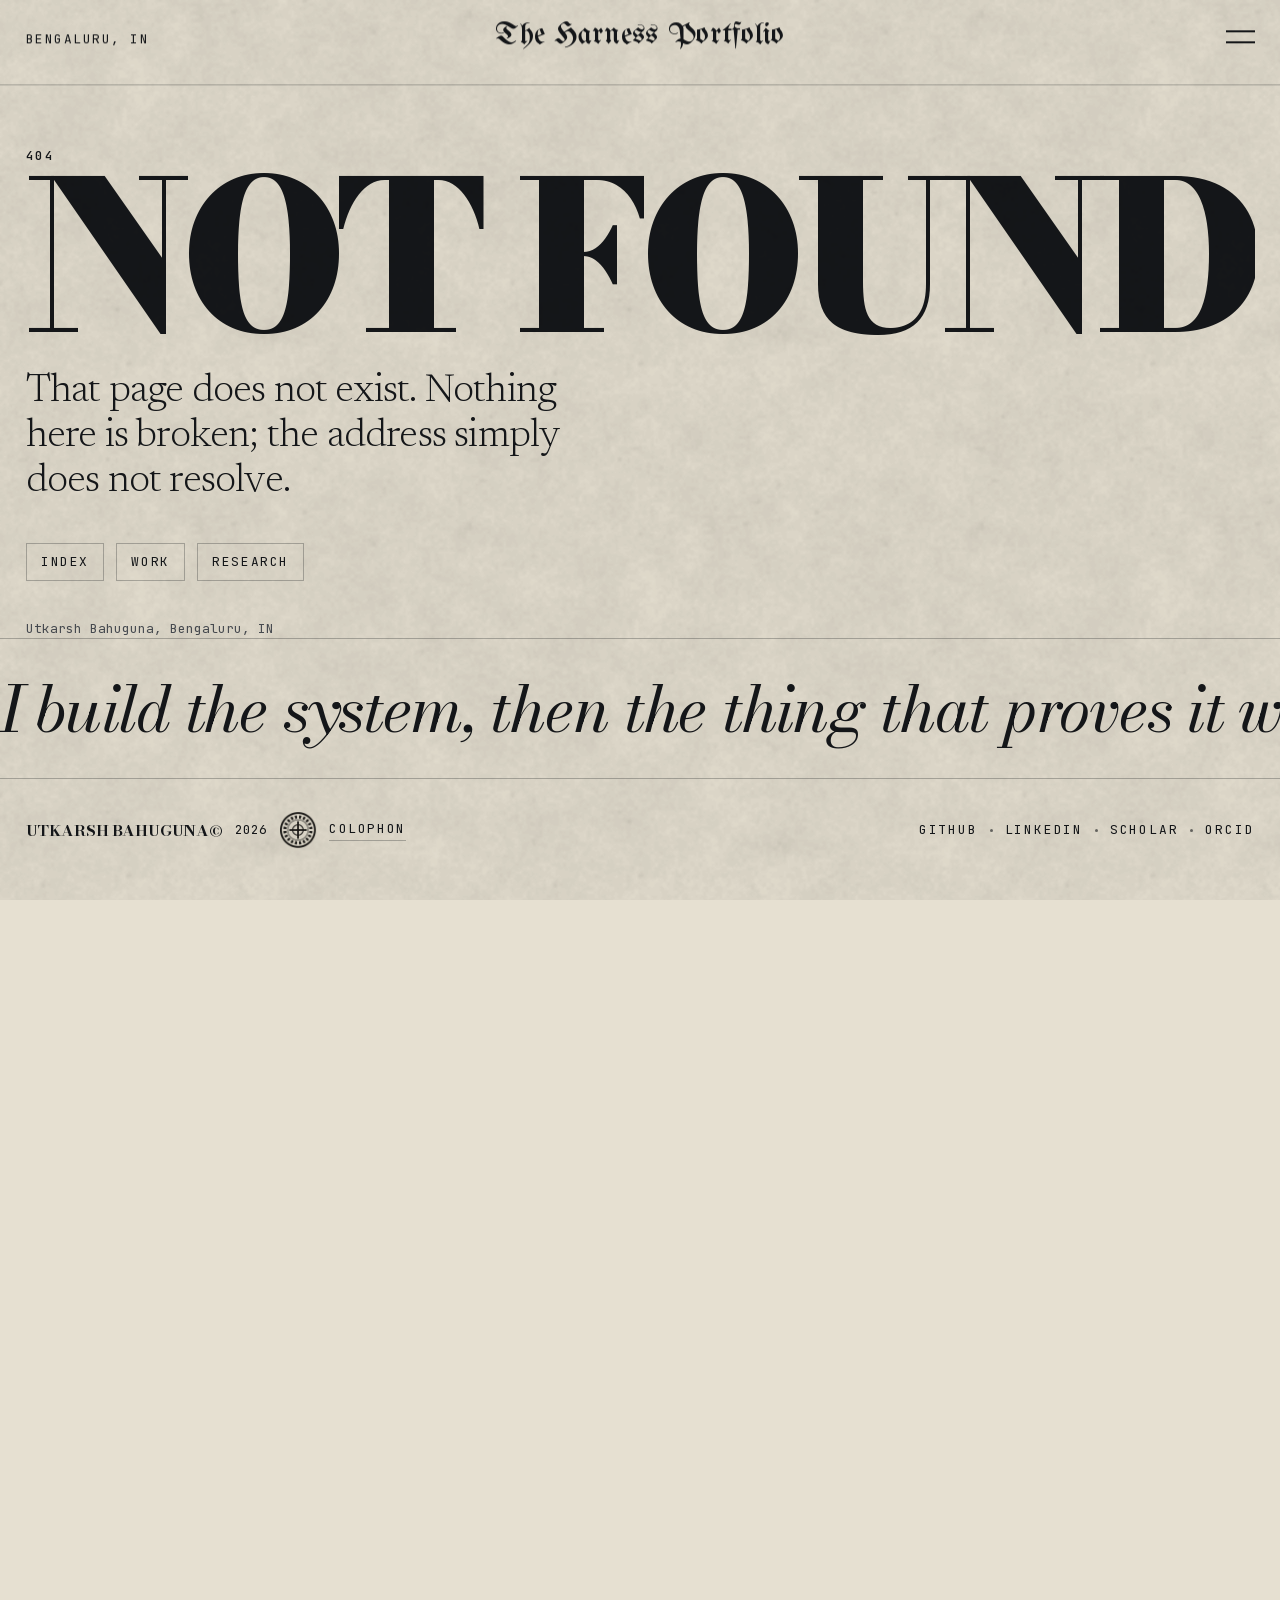
<file: 404/index.html>
<!DOCTYPE html><html lang="en" class="bodoni_moda_fea9800b-module___t9ytG__variable bodoni_moda_49b920f5-module__96ow4W__variable newsreader_19a76705-module__pe3p8a__variable jetbrains_mono_57140618-module__JEK3ua__variable unifrakturmaguntia_de403196-module__SjCS9q__variable"><head><meta charSet="utf-8"/><meta name="viewport" content="width=device-width, initial-scale=1"/><link rel="stylesheet" href="/_next/static/chunks/31duy3jhut_j_.css" data-precedence="next"/><link rel="preload" as="script" fetchPriority="low" href="/_next/static/chunks/310vm2bl3xxpt.js"/><script src="/_next/static/chunks/19mx3mg6lkumu.js" async=""></script><script src="/_next/static/chunks/1mh6a-0e61pyc.js" async=""></script><script src="/_next/static/chunks/344n2zhqbh4pn.js" async=""></script><script src="/_next/static/chunks/turbopack-0td869ukh0v94.js" async=""></script><script src="/_next/static/chunks/3fntmmi971322.js" async=""></script><script src="/_next/static/chunks/0g-u_hslfzjsd.js" async=""></script><script src="/_next/static/chunks/2mxr7h33t2ush.js" async=""></script><script src="/_next/static/chunks/41lqnuv02d4rt.js" async=""></script><meta name="robots" content="noindex"/><meta name="theme-color" content="#e6e0d1"/><title>Not found · Utkarsh Bahuguna</title><meta name="description" content="I build systems, then write the harnesses that try to break them."/><meta name="author" content="Utkarsh Bahuguna"/><meta property="og:title" content="Utkarsh Bahuguna · Bengaluru, IN"/><meta property="og:description" content="I build systems, then write the harnesses that try to break them."/><meta property="og:image" content="https://utkarshbahuguna.me/placeholders/og-cover.png"/><meta property="og:image:width" content="1200"/><meta property="og:image:height" content="630"/><meta property="og:image:alt" content="Utkarsh Bahuguna, Bengaluru, IN"/><meta property="og:type" content="website"/><meta name="twitter:card" content="summary_large_image"/><meta name="twitter:title" content="Utkarsh Bahuguna · Bengaluru, IN"/><meta name="twitter:description" content="I build systems, then write the harnesses that try to break them."/><meta name="twitter:image" content="https://utkarshbahuguna.me/placeholders/og-cover.png"/><link rel="icon" href="/icon.svg?icon.3ii0vima6olii.svg" sizes="any" type="image/svg+xml"/><meta name="next-size-adjust" content=""/><script>(function(){var d=document.documentElement;d.dataset.js='';var INTRO=true;var reduce=matchMedia('(prefers-reduced-motion: reduce)').matches;d.dataset.motion=reduce?'reduce':'full';try{if(INTRO&&!reduce){d.style.setProperty('--intro-duration','2200ms');d.style.setProperty('--intro-delay','0ms');d.dataset.intro='';d.classList.add('is-scroll-locked');setTimeout(function(){d.removeAttribute('data-intro');d.classList.remove('is-scroll-locked');},2260);}}catch(e){}})();</script><script src="/_next/static/chunks/0cz1d0mv5g_q7.js" noModule=""></script></head><body><div hidden=""><!--$--><!--/$--></div><a class="skip-link" href="#main">Skip to content</a><div class="material-grain" aria-hidden="true" style="background-image:url(/paper.png)"></div><div class="curtain" aria-hidden="true"><svg class="curtain__tear" viewBox="0 0 880 1600" preserveAspectRatio="none" focusable="false"><path d="M202 0L203 3L207 6L211 9L217 12L232 15L252 18L267 21L272 24L270 27L266 30L265 33L264 36L262 39L260 42L258 45L260 48L264 51L266 54L263 57L254 60L244 63L240 66L245 69L254 72L259 75L255 78L245 81L235 84L225 87L217 90L212 93L209 96L208 99L202 102L194 105L189 108L196 111L217 114L243 117L265 120L278 123L284 126L288 129L294 132L303 135L312 138L319 141L321 144L315 147L304 150L297 153L299 156L307 159L315 162L322 165L331 168L346 171L360 174L368 177L370 180L369 183L371 186L374 189L372 192L370 195L371 198L380 201L394 204L408 207L415 210L424 213L434 216L443 219L448 222L445 225L442 228L442 231L449 234L457 237L464 240L466 243L467 246L467 249L466 252L466 255L463 258L460 261L459 264L457 267L452 270L449 273L447 276L451 279L457 282L458 285L449 288L432 291L415 294L404 297L399 300L396 303L396 306L397 309L400 312L405 315L409 318L410 321L409 324L408 327L409 330L414 333L423 336L431 339L434 342L429 345L421 348L416 351L418 354L426 357L435 360L439 363L441 366L445 369L448 372L449 375L445 378L440 381L435 384L433 387L428 390L423 393L420 396L421 399L424 402L427 405L427 408L429 411L431 414L432 417L429 420L419 423L407 426L401 429L404 432L411 435L418 438L418 441L410 444L401 447L397 450L401 453L408 456L414 459L420 462L430 465L443 468L454 471L456 474L456 477L455 480L454 483L448 486L437 489L425 492L417 495L414 498L413 501L412 504L409 507L406 510L403 513L398 516L392 519L386 522L379 525L372 528L358 531L340 534L324 537L316 540L310 543L305 546L304 549L307 552L311 555L316 558L323 561L336 564L353 567L369 570L375 573L370 576L359 579L349 582L346 585L347 588L348 591L345 594L343 597L346 600L349 603L347 606L338 609L329 612L324 615L325 618L329 621L334 624L339 627L345 630L354 633L362 636L366 639L366 642L364 645L361 648L357 651L349 654L340 657L331 660L322 663L310 666L300 669L294 672L295 675L300 678L305 681L304 684L299 687L293 690L291 693L292 696L294 699L296 702L298 705L307 708L320 711L330 714L330 717L323 720L316 723L317 726L329 729L345 732L360 735L369 738L369 741L365 744L361 747L362 750L365 753L368 756L366 759L364 762L364 765L364 768L360 771L354 774L350 777L347 780L348 783L351 786L354 789L355 792L354 795L354 798L354 801L353 804L350 807L348 810L346 813L345 816L337 819L328 822L326 825L333 828L346 831L359 834L363 837L359 840L351 843L347 846L351 849L362 852L374 855L380 858L378 861L374 864L370 867L369 870L365 873L359 876L356 879L358 882L367 885L379 888L386 891L388 894L390 897L391 900L395 903L400 906L405 909L407 912L406 915L401 918L394 921L387 924L377 927L361 930L346 933L337 936L333 939L330 942L326 945L323 948L329 951L336 954L337 957L332 960L327 963L322 966L317 969L312 972L307 975L304 978L298 981L284 984L270 987L263 990L266 993L274 996L281 999L283 1002L279 1005L274 1008L271 1011L277 1014L290 1017L305 1020L317 1023L327 1026L340 1029L353 1032L366 1035L368 1038L365 1041L366 1044L377 1047L388 1050L397 1053L404 1056L414 1059L428 1062L439 1065L444 1068L448 1071L453 1074L457 1077L457 1080L454 1083L451 1086L452 1089L453 1092L453 1095L453 1098L456 1101L465 1104L475 1107L482 1110L483 1113L477 1116L470 1119L465 1122L466 1125L470 1128L474 1131L473 1134L469 1137L465 1140L460 1143L459 1146L464 1149L469 1152L470 1155L468 1158L466 1161L466 1164L466 1167L468 1170L471 1173L473 1176L472 1179L460 1182L446 1185L439 1188L439 1191L439 1194L439 1197L438 1200L443 1203L451 1206L457 1209L457 1212L455 1215L453 1218L453 1221L449 1224L438 1227L426 1230L419 1233L418 1236L420 1239L418 1242L409 1245L393 1248L377 1251L368 1254L369 1257L375 1260L382 1263L386 1266L389 1269L392 1272L395 1275L399 1278L401 1281L403 1284L405 1287L407 1290L407 1293L406 1296L405 1299L402 1302L398 1305L394 1308L394 1311L396 1314L399 1317L401 1320L401 1323L404 1326L407 1329L409 1332L406 1335L402 1338L400 1341L404 1344L413 1347L423 1350L428 1353L426 1356L419 1359L413 1362L413 1365L423 1368L437 1371L448 1374L454 1377L462 1380L471 1383L476 1386L476 1389L472 1392L467 1395L464 1398L459 1401L452 1404L446 1407L438 1410L426 1413L412 1416L404 1419L403 1422L407 1425L411 1428L412 1431L417 1434L424 1437L427 1440L423 1443L418 1446L414 1449L409 1452L404 1455L398 1458L394 1461L393 1464L388 1467L380 1470L377 1473L382 1476L389 1479L396 1482L402 1485L412 1488L428 1491L442 1494L445 1497L442 1500L439 1503L438 1506L439 1509L436 1512L433 1515L433 1518L441 1521L455 1524L467 1527L469 1530L460 1533L446 1536L432 1539L423 1542L411 1545L398 1548L388 1551L382 1554L381 1557L381 1560L379 1563L380 1566L383 1569L390 1572L399 1575L408 1578L417 1581L428 1584L437 1587L444 1590L449 1593L453 1596L453 1600L591 1600L589 1596L584 1593L577 1590L569 1587L558 1584L546 1581L537 1578L528 1575L521 1572L517 1569L517 1566L521 1563L525 1560L527 1557L528 1554L531 1551L537 1548L546 1545L555 1542L564 1539L578 1536L593 1533L602 1530L600 1527L588 1524L575 1521L568 1518L571 1515L578 1512L585 1509L588 1506L593 1503L598 1500L603 1497L601 1494L590 1491L576 1488L569 1485L568 1482L568 1479L570 1476L575 1473L589 1470L606 1467L619 1464L625 1461L632 1458L638 1455L642 1452L646 1449L652 1446L660 1443L668 1440L670 1437L669 1434L668 1431L670 1428L666 1425L662 1422L660 1419L666 1416L676 1413L686 1410L691 1407L696 1404L703 1401L708 1398L713 1395L719 1392L722 1389L720 1386L711 1383L697 1380L683 1377L672 1374L656 1371L640 1368L630 1365L632 1362L641 1359L651 1356L656 1353L653 1350L644 1347L634 1344L630 1341L631 1338L635 1335L638 1332L637 1329L633 1326L627 1323L623 1320L619 1317L613 1314L610 1311L612 1308L620 1305L629 1302L637 1299L641 1296L644 1293L644 1290L641 1287L638 1284L634 1281L630 1278L625 1275L620 1272L614 1269L608 1266L601 1263L591 1260L582 1257L579 1254L585 1251L597 1248L610 1245L616 1242L615 1239L611 1236L609 1233L617 1230L630 1227L642 1224L648 1221L650 1218L651 1215L651 1212L649 1209L640 1206L630 1203L623 1200L622 1197L622 1194L620 1191L619 1188L624 1185L636 1182L647 1179L648 1176L647 1173L646 1170L646 1167L647 1164L648 1161L648 1158L648 1155L643 1152L634 1149L625 1146L621 1143L622 1140L623 1137L623 1134L619 1131L610 1128L601 1125L596 1122L598 1119L604 1116L609 1113L608 1110L599 1107L588 1104L578 1101L574 1098L573 1095L574 1092L573 1089L573 1086L577 1083L579 1080L578 1077L573 1074L567 1071L563 1068L559 1065L549 1062L539 1059L534 1056L533 1053L529 1050L522 1047L513 1044L513 1041L517 1038L516 1035L505 1032L492 1029L480 1026L471 1023L458 1020L442 1017L428 1014L424 1011L427 1008L435 1005L440 1002L439 999L433 996L426 993L425 990L435 987L454 984L476 981L490 978L501 975L513 972L522 969L529 966L535 963L540 960L545 957L544 954L537 951L530 948L530 945L529 942L526 939L523 936L526 933L536 930L549 927L558 924L565 921L572 918L575 915L572 912L563 909L550 906L536 903L525 900L516 897L510 894L504 891L495 888L483 885L474 882L473 879L479 876L486 873L491 870L494 867L500 864L507 861L512 858L509 855L500 852L490 849L485 846L490 843L497 840L502 837L500 834L493 831L485 828L482 825L489 822L500 819L506 816L504 813L502 810L500 807L498 804L495 801L490 798L484 795L477 792L467 789L455 786L443 783L435 780L433 777L436 774L440 771L444 768L444 765L442 762L441 759L438 756L430 753L422 750L416 747L415 744L416 741L414 738L405 735L390 732L374 729L362 726L361 723L368 720L375 717L375 714L365 711L352 708L343 705L341 702L339 699L337 696L336 693L338 690L344 687L349 684L350 681L345 678L340 675L339 672L345 669L356 666L371 663L383 660L393 657L404 654L414 651L422 648L430 645L440 642L448 639L453 636L453 633L452 630L451 627L449 624L446 621L442 618L440 615L444 612L453 609L462 606L463 603L457 600L450 597L449 594L449 591L448 588L450 585L457 582L473 579L490 576L500 573L494 570L477 567L456 564L438 561L427 558L418 555L412 552L408 549L409 546L414 543L420 540L428 537L442 534L458 531L470 528L477 525L483 522L488 519L493 516L494 513L492 510L488 507L484 504L477 501L471 498L469 495L473 492L482 489L493 486L499 483L500 480L501 477L501 474L499 471L488 468L475 465L465 462L459 459L453 456L446 453L442 450L446 447L455 444L463 441L463 438L456 435L449 432L446 429L452 426L467 423L479 420L482 417L481 414L478 411L476 408L475 405L472 402L470 399L471 396L476 393L485 390L494 387L500 384L508 381L517 378L523 375L525 372L523 369L522 366L522 363L521 360L515 357L510 354L510 351L517 348L527 345L533 342L532 339L523 336L512 333L505 330L503 327L502 324L503 321L504 318L504 315L504 312L504 309L505 306L505 303L507 300L511 297L522 294L540 291L557 288L566 285L564 282L555 279L547 276L546 273L547 270L553 267L559 264L569 261L582 258L596 255L607 252L616 249L623 246L628 243L630 240L628 237L624 234L621 231L626 228L634 225L638 222L635 219L626 216L616 213L609 210L604 207L595 204L586 201L582 198L585 195L591 192L593 189L588 186L585 183L582 180L577 177L567 174L551 171L535 168L527 165L522 162L514 159L508 156L506 153L513 150L523 147L529 144L526 141L519 138L511 135L503 132L497 129L493 126L487 123L475 120L453 117L428 114L409 111L403 108L408 105L416 102L423 99L426 96L432 93L441 90L455 87L472 84L488 81L502 78L508 75L505 72L497 69L493 66L498 63L508 60L518 57L521 54L518 51L514 48L511 45L511 42L512 39L513 36L513 33L515 30L518 27L520 24L515 21L498 18L476 15L458 12L448 9L441 6L435 3L433 0Z" fill="var(--curtain-fibre)"></path><path d="M282 0L284 3L287 6L291 9L297 12L311 15L329 18L342 21L344 24L339 27L332 30L327 33L324 36L319 39L314 42L310 45L310 48L312 51L312 54L308 57L298 60L287 63L283 66L288 69L298 72L303 75L300 78L290 81L280 84L270 87L262 90L257 93L255 96L254 99L249 102L242 105L239 108L246 111L267 114L294 117L316 120L329 123L335 126L340 129L346 132L355 135L364 138L372 141L376 144L371 147L362 150L356 153L359 156L367 159L377 162L384 165L394 168L411 171L427 174L436 177L439 180L440 183L443 186L447 189L445 192L441 195L440 198L447 201L458 204L469 207L475 210L482 213L491 216L498 219L501 222L497 225L491 228L489 231L493 234L500 237L504 240L505 243L504 246L502 249L499 252L496 255L491 258L486 261L484 264L481 267L477 270L475 273L475 276L481 279L489 282L491 285L483 288L468 291L451 294L441 297L437 300L435 303L436 306L436 309L439 312L442 315L444 318L444 321L442 324L440 327L440 330L444 333L452 336L459 339L459 342L451 345L441 348L434 351L433 354L439 357L446 360L448 363L449 366L451 369L454 372L454 375L450 378L444 381L439 384L437 387L432 390L426 393L423 396L424 399L427 402L430 405L430 408L432 411L434 414L435 417L432 420L422 423L410 426L404 429L407 432L414 435L420 438L421 441L413 444L404 447L400 450L404 453L410 456L417 459L422 462L432 465L445 468L455 471L457 474L457 477L457 480L455 483L449 486L438 489L426 492L418 495L415 498L414 501L413 504L410 507L407 510L404 513L399 516L393 519L387 522L380 525L373 528L359 531L341 534L325 537L317 540L311 543L306 546L305 549L308 552L312 555L317 558L324 561L337 564L354 567L370 570L377 573L372 576L361 579L352 582L349 585L351 588L352 591L350 594L349 597L353 600L357 603L355 606L348 609L339 612L335 615L337 618L341 621L347 624L351 627L357 630L365 633L373 636L376 639L376 642L373 645L371 648L367 651L360 654L351 657L343 660L334 663L323 666L313 669L308 672L309 675L315 678L320 681L320 684L315 687L310 690L308 693L309 696L311 699L312 702L314 705L323 708L335 711L344 714L343 717L336 720L328 723L329 726L340 729L355 732L370 735L378 738L378 741L374 744L371 747L372 750L376 753L379 756L378 759L377 762L377 765L376 768L372 771L366 774L362 777L359 780L360 783L364 786L367 789L368 792L368 795L368 798L367 801L366 804L363 807L360 810L359 813L358 816L350 819L341 822L339 825L347 828L362 831L375 834L381 837L379 840L374 843L372 846L378 849L392 852L406 855L413 858L413 861L410 864L408 867L407 870L404 873L399 876L395 879L397 882L406 885L418 888L425 891L428 894L430 897L433 900L437 903L444 906L449 909L452 912L450 915L444 918L435 921L427 924L415 927L399 930L383 933L375 936L371 939L368 942L365 945L363 948L369 951L377 954L378 957L373 960L369 963L364 966L359 969L353 972L348 975L343 978L336 981L321 984L306 987L299 990L302 993L310 996L317 999L319 1002L315 1005L309 1008L307 1011L312 1014L325 1017L341 1020L353 1023L363 1026L376 1029L390 1032L402 1035L405 1038L402 1041L403 1044L414 1047L424 1050L433 1053L439 1056L447 1059L460 1062L471 1065L476 1068L480 1071L485 1074L489 1077L490 1080L487 1083L485 1086L485 1089L486 1092L486 1095L486 1098L490 1101L499 1104L510 1107L517 1110L519 1113L513 1116L506 1119L502 1122L504 1125L510 1128L516 1131L516 1134L513 1137L508 1140L504 1143L502 1146L506 1149L509 1152L508 1155L502 1158L498 1161L494 1164L490 1167L488 1170L487 1173L486 1176L482 1179L467 1182L451 1185L442 1188L440 1191L439 1194L439 1197L439 1200L444 1203L453 1206L459 1209L460 1212L459 1215L459 1218L460 1221L457 1224L448 1227L437 1230L431 1233L432 1236L435 1239L435 1242L427 1245L412 1248L397 1251L390 1254L391 1257L398 1260L405 1263L410 1266L415 1269L420 1272L425 1275L431 1278L437 1281L442 1284L448 1287L452 1290L455 1293L458 1296L459 1299L458 1302L455 1305L452 1308L453 1311L458 1314L463 1317L466 1320L468 1323L471 1326L475 1329L477 1332L475 1335L471 1338L470 1341L475 1344L484 1347L495 1350L500 1353L498 1356L491 1359L484 1362L484 1365L494 1368L509 1371L523 1374L531 1377L541 1380L552 1383L558 1386L559 1389L554 1392L546 1395L540 1398L531 1401L521 1404L510 1407L499 1410L482 1413L464 1416L450 1419L445 1422L443 1425L442 1428L439 1431L439 1434L442 1437L442 1440L436 1443L430 1446L424 1449L420 1452L416 1455L412 1458L409 1461L410 1464L406 1467L401 1470L399 1473L405 1476L414 1479L422 1482L429 1485L441 1488L459 1491L474 1494L479 1497L477 1500L475 1503L474 1506L474 1509L471 1512L466 1515L465 1518L472 1521L485 1524L496 1527L497 1530L486 1533L470 1536L455 1539L444 1542L431 1545L417 1548L405 1551L398 1554L395 1557L393 1560L391 1563L390 1566L392 1569L398 1572L407 1575L416 1578L426 1581L437 1584L448 1587L455 1590L461 1593L467 1596L469 1600L477 1600L470 1596L462 1593L455 1590L448 1587L437 1584L426 1581L416 1578L407 1575L399 1572L398 1569L402 1566L409 1563L418 1560L426 1557L432 1554L441 1551L451 1548L462 1545L472 1542L479 1539L491 1536L503 1533L510 1530L505 1527L492 1524L477 1521L470 1518L472 1515L479 1512L486 1509L489 1506L495 1503L502 1500L507 1497L506 1494L494 1491L477 1488L466 1485L458 1482L450 1479L442 1476L436 1473L438 1470L444 1467L447 1464L446 1461L448 1458L453 1455L458 1452L463 1449L470 1446L479 1443L489 1440L492 1437L492 1434L494 1431L499 1428L500 1425L498 1422L498 1419L504 1416L513 1413L521 1410L524 1407L526 1404L531 1401L540 1398L546 1395L554 1392L559 1389L565 1386L567 1383L565 1380L563 1377L562 1374L554 1371L544 1368L536 1365L536 1362L540 1359L543 1356L539 1353L526 1350L508 1347L491 1344L479 1341L475 1338L475 1335L477 1332L477 1329L477 1326L479 1323L482 1320L485 1317L486 1314L487 1311L491 1308L497 1305L502 1302L504 1299L503 1296L500 1293L495 1290L489 1287L482 1284L475 1281L469 1278L462 1275L455 1272L449 1269L443 1266L435 1263L425 1260L415 1257L410 1254L415 1251L427 1248L439 1245L446 1242L446 1239L444 1236L445 1233L454 1230L469 1227L483 1224L490 1221L493 1218L496 1215L499 1212L498 1209L490 1206L479 1203L469 1200L465 1197L461 1194L457 1191L455 1188L460 1185L473 1182L486 1179L491 1176L495 1173L500 1170L508 1167L517 1164L528 1161L539 1158L550 1155L554 1152L552 1149L548 1146L545 1143L543 1140L540 1137L533 1134L524 1131L510 1128L504 1125L502 1122L506 1119L513 1116L519 1113L517 1110L510 1107L499 1104L490 1101L486 1098L486 1095L488 1092L488 1089L489 1086L492 1083L496 1080L499 1077L498 1074L497 1071L497 1068L496 1065L489 1062L481 1059L475 1056L471 1053L464 1050L455 1047L445 1044L443 1041L446 1038L444 1035L432 1032L418 1029L405 1026L395 1023L383 1020L366 1017L352 1014L346 1011L348 1008L353 1005L357 1002L354 999L347 996L339 993L336 990L341 987L354 984L366 981L369 978L369 975L369 972L369 969L370 966L372 963L376 960L379 957L377 954L369 951L363 948L365 945L368 942L371 939L375 936L383 933L399 930L415 927L427 924L435 921L444 918L457 915L465 912L467 909L465 906L461 903L457 900L452 897L448 894L443 891L434 888L420 885L408 882L404 879L406 876L409 873L411 870L411 867L415 864L420 861L422 858L418 855L407 852L397 849L393 846L398 843L404 840L407 837L402 834L390 831L378 828L373 825L378 822L389 819L398 816L400 813L402 810L404 807L405 804L403 801L400 798L395 795L390 792L384 789L377 786L370 783L366 780L367 777L371 774L377 771L381 768L381 765L380 762L382 759L382 756L378 753L374 750L372 747L375 744L379 741L379 738L370 735L355 732L340 729L329 726L328 723L336 720L343 717L344 714L335 711L323 708L314 705L312 702L311 699L312 696L312 693L316 690L323 687L329 684L329 681L324 678L317 675L313 672L316 669L324 666L334 663L343 660L351 657L360 654L367 651L371 648L373 645L376 642L376 639L373 636L365 633L357 630L351 627L347 624L341 621L337 618L335 615L339 612L348 609L355 606L357 603L353 600L350 597L351 594L353 591L352 588L350 585L352 582L361 579L372 576L377 573L370 570L354 567L337 564L324 561L317 558L312 555L308 552L305 549L306 546L311 543L317 540L325 537L341 534L359 531L373 528L380 525L387 522L394 519L404 516L412 513L418 510L422 507L427 504L428 501L428 498L430 495L438 492L449 489L460 486L467 483L469 480L470 477L471 474L469 471L459 468L446 465L437 462L430 459L423 456L416 453L411 450L414 447L422 444L429 441L429 438L422 435L415 432L412 429L418 426L431 423L442 420L445 417L444 414L442 411L440 408L440 405L437 402L434 399L432 396L434 393L439 390L442 387L442 384L445 381L450 378L454 375L454 372L451 369L449 366L448 363L446 360L439 357L433 354L434 351L441 348L451 345L459 342L459 339L452 336L444 333L440 330L440 327L442 324L445 321L446 318L445 315L442 312L440 309L440 306L440 303L443 300L449 297L461 294L479 291L496 288L505 285L503 282L496 279L489 276L489 273L492 270L498 267L502 264L508 261L517 258L525 255L532 252L537 249L540 246L539 243L533 240L521 237L506 234L493 231L491 228L497 225L501 222L498 219L491 216L482 213L475 210L469 207L458 204L452 201L455 198L465 195L477 192L484 189L481 186L479 183L480 180L480 177L475 174L463 171L452 168L446 165L444 162L437 159L431 156L427 153L428 150L430 147L425 144L410 141L391 138L372 135L353 132L340 129L335 126L329 123L316 120L294 117L272 114L258 111L257 108L267 105L281 102L290 99L295 96L299 93L305 90L314 87L326 84L338 81L348 78L353 75L348 72L340 69L335 66L340 63L349 60L355 57L353 54L344 51L332 48L323 45L317 42L319 39L324 36L327 33L332 30L339 27L344 24L345 21L343 18L337 15L334 12L338 9L341 6L343 3L343 0Z" fill="var(--curtain-fleck)"></path><path class="curtain__lift" d="M0 0L202 0L203 3L207 6L211 9L217 12L232 15L252 18L267 21L272 24L270 27L266 30L265 33L264 36L262 39L260 42L258 45L260 48L264 51L266 54L263 57L254 60L244 63L240 66L245 69L254 72L259 75L255 78L245 81L235 84L225 87L217 90L212 93L209 96L208 99L202 102L194 105L189 108L196 111L217 114L243 117L265 120L278 123L284 126L288 129L294 132L303 135L312 138L319 141L321 144L315 147L304 150L297 153L299 156L307 159L315 162L322 165L331 168L346 171L360 174L368 177L370 180L369 183L371 186L374 189L372 192L370 195L371 198L380 201L394 204L408 207L415 210L424 213L434 216L443 219L448 222L445 225L442 228L442 231L449 234L457 237L464 240L466 243L467 246L467 249L466 252L466 255L463 258L460 261L459 264L457 267L452 270L449 273L447 276L451 279L457 282L458 285L449 288L432 291L415 294L404 297L399 300L396 303L396 306L397 309L400 312L405 315L409 318L410 321L409 324L408 327L409 330L414 333L423 336L431 339L434 342L429 345L421 348L416 351L418 354L426 357L435 360L439 363L441 366L445 369L448 372L449 375L445 378L440 381L435 384L433 387L428 390L423 393L420 396L421 399L424 402L427 405L427 408L429 411L431 414L432 417L429 420L419 423L407 426L401 429L404 432L411 435L418 438L418 441L410 444L401 447L397 450L401 453L408 456L414 459L420 462L430 465L443 468L454 471L456 474L456 477L455 480L454 483L448 486L437 489L425 492L417 495L414 498L413 501L412 504L409 507L406 510L403 513L398 516L392 519L386 522L379 525L372 528L358 531L340 534L324 537L316 540L310 543L305 546L304 549L307 552L311 555L316 558L323 561L336 564L353 567L369 570L375 573L370 576L359 579L349 582L346 585L347 588L348 591L345 594L343 597L346 600L349 603L347 606L338 609L329 612L324 615L325 618L329 621L334 624L339 627L345 630L354 633L362 636L366 639L366 642L364 645L361 648L357 651L349 654L340 657L331 660L322 663L310 666L300 669L294 672L295 675L300 678L305 681L304 684L299 687L293 690L291 693L292 696L294 699L296 702L298 705L307 708L320 711L330 714L330 717L323 720L316 723L317 726L329 729L345 732L360 735L369 738L369 741L365 744L361 747L362 750L365 753L368 756L366 759L364 762L364 765L364 768L360 771L354 774L350 777L347 780L348 783L351 786L354 789L355 792L354 795L354 798L354 801L353 804L350 807L348 810L346 813L345 816L337 819L328 822L326 825L333 828L346 831L359 834L363 837L359 840L351 843L347 846L351 849L362 852L374 855L380 858L378 861L374 864L370 867L369 870L365 873L359 876L356 879L358 882L367 885L379 888L386 891L388 894L390 897L391 900L395 903L400 906L405 909L407 912L406 915L401 918L394 921L387 924L377 927L361 930L346 933L337 936L333 939L330 942L326 945L323 948L329 951L336 954L337 957L332 960L327 963L322 966L317 969L312 972L307 975L304 978L298 981L284 984L270 987L263 990L266 993L274 996L281 999L283 1002L279 1005L274 1008L271 1011L277 1014L290 1017L305 1020L317 1023L327 1026L340 1029L353 1032L366 1035L368 1038L365 1041L366 1044L377 1047L388 1050L397 1053L404 1056L414 1059L428 1062L439 1065L444 1068L448 1071L453 1074L457 1077L457 1080L454 1083L451 1086L452 1089L453 1092L453 1095L453 1098L456 1101L465 1104L475 1107L482 1110L483 1113L477 1116L470 1119L465 1122L466 1125L470 1128L474 1131L473 1134L469 1137L465 1140L460 1143L459 1146L464 1149L469 1152L470 1155L468 1158L466 1161L466 1164L466 1167L468 1170L471 1173L473 1176L472 1179L460 1182L446 1185L439 1188L439 1191L439 1194L439 1197L438 1200L443 1203L451 1206L457 1209L457 1212L455 1215L453 1218L453 1221L449 1224L438 1227L426 1230L419 1233L418 1236L420 1239L418 1242L409 1245L393 1248L377 1251L368 1254L369 1257L375 1260L382 1263L386 1266L389 1269L392 1272L395 1275L399 1278L401 1281L403 1284L405 1287L407 1290L407 1293L406 1296L405 1299L402 1302L398 1305L394 1308L394 1311L396 1314L399 1317L401 1320L401 1323L404 1326L407 1329L409 1332L406 1335L402 1338L400 1341L404 1344L413 1347L423 1350L428 1353L426 1356L419 1359L413 1362L413 1365L423 1368L437 1371L448 1374L454 1377L462 1380L471 1383L476 1386L476 1389L472 1392L467 1395L464 1398L459 1401L452 1404L446 1407L438 1410L426 1413L412 1416L404 1419L403 1422L407 1425L411 1428L412 1431L417 1434L424 1437L427 1440L423 1443L418 1446L414 1449L409 1452L404 1455L398 1458L394 1461L393 1464L388 1467L380 1470L377 1473L382 1476L389 1479L396 1482L402 1485L412 1488L428 1491L442 1494L445 1497L442 1500L439 1503L438 1506L439 1509L436 1512L433 1515L433 1518L441 1521L455 1524L467 1527L469 1530L460 1533L446 1536L432 1539L423 1542L411 1545L398 1548L388 1551L382 1554L381 1557L381 1560L379 1563L380 1566L383 1569L390 1572L399 1575L408 1578L417 1581L428 1584L437 1587L444 1590L449 1593L453 1596L453 1600L0 1600Z" fill="var(--curtain-color)" stroke="var(--curtain-shadow)"></path></svg></div><div class="intro-backdrop" aria-hidden="true"></div><div class="shell"><header class="nav"><div class="nav-inner"><div class="nav-row"><div class="nav-block nav-block--l"><button type="button" class="n-text" aria-pressed="false">Bengaluru, IN<span class="sr-only">. Toggles paper mode, which desaturates every image on the page.</span></button></div><a class="nav-head" href="/">The Harness Portfolio</a><div class="nav-block nav-block--r"><button type="button" class="nav-link" aria-expanded="false" aria-controls="site-menu"><span class="nav-lines" aria-hidden="true"><span class="nav-line up"></span><span class="nav-line bottom"></span></span><span class="sr-only">Open menu</span></button></div></div></div><div id="site-menu" class="menu" hidden="" data-open="false" role="dialog" aria-modal="true" aria-label="Site menu"><nav class="menu-w" aria-label="Primary"><a class="menu-link" href="/"><span class="mask"><span class="menu-title t-display">Index</span></span><span class="m-active" data-current="false" aria-hidden="true"></span></a><a class="menu-link" href="/work/"><span class="mask"><span class="menu-title t-display">Work</span></span><span class="m-active" data-current="false" aria-hidden="true"></span></a><a class="menu-link" href="/research/"><span class="mask"><span class="menu-title t-display">Research</span></span><span class="m-active" data-current="false" aria-hidden="true"></span></a></nav><ul class="menu-socials f-block"><li><a class="f-li" href="https://github.com/u7k4rs6" target="_blank" rel="noopener noreferrer">GitHub</a></li><li><span class="f-li-dot" aria-hidden="true"></span><a class="f-li" href="https://linkedin.com/in/utkarshbahuguna666" target="_blank" rel="noopener noreferrer">LinkedIn</a></li><li><span class="f-li-dot" aria-hidden="true"></span><a class="f-li" href="https://scholar.google.com/citations?user=0ZYBsyoAAAAJ" target="_blank" rel="noopener noreferrer">Scholar</a></li><li><span class="f-li-dot" aria-hidden="true"></span><a class="f-li" href="https://orcid.org/0009-0004-0034-824X" target="_blank" rel="noopener noreferrer">ORCID</a></li></ul></div></header><main id="main"><section class="page-head wrap notfound"><p class="t-eyebrow">404</p><h1 class="fit page-head__display"><span class="mask" data-reveal="line"><span class="fit-text page-head__line" data-fit-max="300" data-fit-min="14" data-fit-fill="0.998" style="--chars:9">Not found</span></span></h1><p class="page-head__lede" data-reveal="rise">That page does not exist. Nothing here is broken; the address simply does not resolve.</p><ul class="notfound__links" data-reveal="fade"><li><a href="/">Index</a></li><li><a href="/work/">Work</a></li><li><a href="/research/">Research</a></li></ul><p class="notfound__sig" data-reveal="fade">Utkarsh Bahuguna<!-- -->, <!-- -->Bengaluru, IN</p></section><!--$--><!--/$--></main><footer class="footer"><div class="marquee"><div class="marquee__inner" style="--marquee-chars:380"><div class="marquee__copy"><span class="marquee__unit"><span class="marquee__phrase">I build the system, then the thing that proves it wrong</span><span class="marquee__slab">Build, Break, Prove</span></span><span class="marquee__unit"><span class="marquee__phrase">A bug that only appears sometimes has not been found</span><span class="marquee__slab">Same seed, same crash</span></span><span class="marquee__unit"><span class="marquee__phrase">The harness is not scaffolding, it is the deliverable</span><span class="marquee__slab">The Harness</span></span><span class="marquee__unit"><span class="marquee__phrase">Deterministic enough to hand to somebody else</span><span class="marquee__slab">Reproducible</span></span><span class="marquee__unit"><span class="marquee__phrase">Worth exactly what the adversary failed to break</span><span class="marquee__slab">Falsifiable</span></span><span class="marquee__unit"><span class="marquee__phrase">Order books, kernels, CRDTs, inference engines</span><span class="marquee__slab">Systems</span></span></div><div class="marquee__copy" aria-hidden="true"><span class="marquee__unit"><span class="marquee__phrase">I build the system, then the thing that proves it wrong</span><span class="marquee__slab">Build, Break, Prove</span></span><span class="marquee__unit"><span class="marquee__phrase">A bug that only appears sometimes has not been found</span><span class="marquee__slab">Same seed, same crash</span></span><span class="marquee__unit"><span class="marquee__phrase">The harness is not scaffolding, it is the deliverable</span><span class="marquee__slab">The Harness</span></span><span class="marquee__unit"><span class="marquee__phrase">Deterministic enough to hand to somebody else</span><span class="marquee__slab">Reproducible</span></span><span class="marquee__unit"><span class="marquee__phrase">Worth exactly what the adversary failed to break</span><span class="marquee__slab">Falsifiable</span></span><span class="marquee__unit"><span class="marquee__phrase">Order books, kernels, CRDTs, inference engines</span><span class="marquee__slab">Systems</span></span></div><div class="marquee__copy" aria-hidden="true"><span class="marquee__unit"><span class="marquee__phrase">I build the system, then the thing that proves it wrong</span><span class="marquee__slab">Build, Break, Prove</span></span><span class="marquee__unit"><span class="marquee__phrase">A bug that only appears sometimes has not been found</span><span class="marquee__slab">Same seed, same crash</span></span><span class="marquee__unit"><span class="marquee__phrase">The harness is not scaffolding, it is the deliverable</span><span class="marquee__slab">The Harness</span></span><span class="marquee__unit"><span class="marquee__phrase">Deterministic enough to hand to somebody else</span><span class="marquee__slab">Reproducible</span></span><span class="marquee__unit"><span class="marquee__phrase">Worth exactly what the adversary failed to break</span><span class="marquee__slab">Falsifiable</span></span><span class="marquee__unit"><span class="marquee__phrase">Order books, kernels, CRDTs, inference engines</span><span class="marquee__slab">Systems</span></span></div></div><div class="marquee__static"><p class="marquee__staticPhrase">Build something that has to be right</p><ul class="marquee__staticLines"><li><span class="marquee__staticLine">I build the system, then the thing that proves it wrong</span><span class="marquee__slab">Build, Break, Prove</span></li><li><span class="marquee__staticLine">A bug that only appears sometimes has not been found</span><span class="marquee__slab">Same seed, same crash</span></li><li><span class="marquee__staticLine">The harness is not scaffolding, it is the deliverable</span><span class="marquee__slab">The Harness</span></li><li><span class="marquee__staticLine">Deterministic enough to hand to somebody else</span><span class="marquee__slab">Reproducible</span></li><li><span class="marquee__staticLine">Worth exactly what the adversary failed to break</span><span class="marquee__slab">Falsifiable</span></li><li><span class="marquee__staticLine">Order books, kernels, CRDTs, inference engines</span><span class="marquee__slab">Systems</span></li></ul></div></div><div class="footer__info wrap"><div class="footer__col"><span class="footer__mark">Utkarsh Bahuguna<!-- -->©</span><span class="footer__year">2026</span><img class="footer__seal" src="/placeholders/seal-mark.webp" alt="Colophon seal: a printer’s registration target, a crosshair and centre dot inside a notched bezel and a heavy outer ring." width="320" height="320" loading="lazy" decoding="async"/><a class="footer__colophon" href="/colophon/">Colophon</a></div><ul class="footer__socials"><li><a class="f-li" href="https://github.com/u7k4rs6" target="_blank" rel="noopener noreferrer">GitHub</a></li><li><span class="f-li-dot" aria-hidden="true"></span><a class="f-li" href="https://linkedin.com/in/utkarshbahuguna666" target="_blank" rel="noopener noreferrer">LinkedIn</a></li><li><span class="f-li-dot" aria-hidden="true"></span><a class="f-li" href="https://scholar.google.com/citations?user=0ZYBsyoAAAAJ" target="_blank" rel="noopener noreferrer">Scholar</a></li><li><span class="f-li-dot" aria-hidden="true"></span><a class="f-li" href="https://orcid.org/0009-0004-0034-824X" target="_blank" rel="noopener noreferrer">ORCID</a></li></ul></div><p class="sr-only">Utkarsh Bahuguna<!-- -->, <!-- -->Bengaluru, IN<!-- -->. <!-- -->CS undergraduate, BITS Pilani<!-- -->.</p></footer></div><script>(function(){try{
var e=document.querySelectorAll('.fit-text');if(!e.length)return;var i,a=[],m=[];
for(i=0;i<e.length;i++){e[i].style.fontSize='100px'}
for(i=0;i<e.length;i++){a[i]=e[i].parentElement?e[i].parentElement.clientWidth:0;m[i]=e[i].offsetWidth}
for(i=0;i<e.length;i++){var d=e[i].dataset,f=parseFloat(d.fitFill||'0.998'),
x=parseFloat(d.fitMax||'460'),n=parseFloat(d.fitMin||'14');
e[i].style.fontSize=(a[i]>0&&m[i]>0)?Math.floor(Math.min(Math.max(a[i]*f*100/m[i],n),x))+'px':''}
}catch(_){}})();
(function(){try{
var d=document.documentElement;if(!d.hasAttribute('data-intro'))return;
var s=document.querySelector('.shell'),L=(s?s.clientHeight:innerHeight)+innerHeight*0.25,
r=document.querySelectorAll('[data-reveal]'),i;
for(i=0;i<r.length;i++){var t=0,p=r[i];while(p){t+=p.offsetTop;p=p.offsetParent}
if(t<L)r[i].setAttribute('data-settled','')}
}catch(_){}})();</script><script src="/_next/static/chunks/310vm2bl3xxpt.js" id="_R_" async=""></script><script>(self.__next_f=self.__next_f||[]).push([0])</script><script>self.__next_f.push([1,"1:\"$Sreact.fragment\"\n2:I[47420,[\"/_next/static/chunks/3fntmmi971322.js\",\"/_next/static/chunks/0g-u_hslfzjsd.js\",\"/_next/static/chunks/2mxr7h33t2ush.js\"],\"default\"]\n3:I[4532,[\"/_next/static/chunks/3fntmmi971322.js\",\"/_next/static/chunks/0g-u_hslfzjsd.js\",\"/_next/static/chunks/2mxr7h33t2ush.js\"],\"default\"]\n4:I[74546,[\"/_next/static/chunks/3fntmmi971322.js\",\"/_next/static/chunks/0g-u_hslfzjsd.js\",\"/_next/static/chunks/2mxr7h33t2ush.js\"],\"default\"]\n5:I[66357,[\"/_next/static/chunks/3fntmmi971322.js\",\"/_next/static/chunks/0g-u_hslfzjsd.js\",\"/_next/static/chunks/2mxr7h33t2ush.js\"],\"default\"]\n6:I[38025,[\"/_next/static/chunks/3fntmmi971322.js\",\"/_next/static/chunks/0g-u_hslfzjsd.js\",\"/_next/static/chunks/2mxr7h33t2ush.js\"],\"default\"]\n7:I[42724,[\"/_next/static/chunks/3fntmmi971322.js\",\"/_next/static/chunks/0g-u_hslfzjsd.js\",\"/_next/static/chunks/2mxr7h33t2ush.js\"],\"default\"]\n8:I[39756,[\"/_next/static/chunks/3fntmmi971322.js\",\"/_next/static/chunks/0g-u_hslfzjsd.js\",\"/_next/static/chunks/2mxr7h33t2ush.js\"],\"default\"]\n9:I[37457,[\"/_next/static/chunks/3fntmmi971322.js\",\"/_next/static/chunks/0g-u_hslfzjsd.js\",\"/_next/static/chunks/2mxr7h33t2ush.js\"],\"default\"]\na:I[59095,[\"/_next/static/chunks/3fntmmi971322.js\",\"/_next/static/chunks/0g-u_hslfzjsd.js\",\"/_next/static/chunks/2mxr7h33t2ush.js\",\"/_next/static/chunks/41lqnuv02d4rt.js\"],\"default\"]\nb:I[10414,[\"/_next/static/chunks/3fntmmi971322.js\",\"/_next/static/chunks/0g-u_hslfzjsd.js\",\"/_next/static/chunks/2mxr7h33t2ush.js\",\"/_next/static/chunks/41lqnuv02d4rt.js\"],\"default\"]\nc:I[22016,[\"/_next/static/chunks/3fntmmi971322.js\",\"/_next/static/chunks/0g-u_hslfzjsd.js\",\"/_next/static/chunks/2mxr7h33t2ush.js\",\"/_next/static/chunks/41lqnuv02d4rt.js\"],\"\"]\n19:I[68027,[\"/_next/static/chunks/3fntmmi971322.js\",\"/_next/static/chunks/0g-u_hslfzjsd.js\",\"/_next/static/chunks/2mxr7h33t2ush.js\"],\"default\",1]\n:HL[\"/_next/static/chunks/31duy3jhut_j_.css\",\"style\"]\n17:X\n0:{\"P\":null,\"c\":[\"\",\"_not-found\",\"\"],\"q\":\"\",\"i\":false,\"f\":[[[\"\",{\"children\":[\"/_not-found\",{\"children\":[\"__PAGE__\",{},\"$undefined\",\"$undefined\",4608]},\"$undefined\",\"$undefined\",4608]},\"$undefined\",\"$undefined\",4624],[[\"$\",\"$1\",\"c\",{\"children\":[[[\"$\",\"link\",\"0\",{\"rel\":\"stylesheet\",\"href\":\"/_next/static/chunks/31duy3jhut_j_.css\",\"precedence\":\"next\",\"crossOrigin\":\"$undefined\",\"nonce\":\"$undefined\"}],[\"$\",\"script\",\"script-0\",{\"src\":\"/_next/static/chunks/3fntmmi971322.js\",\"async\":true,\"nonce\":\"$undefined\"}],[\"$\",\"script\",\"script-1\",{\"src\":\"/_next/static/chunks/0g-u_hslfzjsd.js\",\"async\":true,\"nonce\":\"$undefined\"}],[\"$\",\"script\",\"script-2\",{\"src\":\"/_next/static/chunks/2mxr7h33t2ush.js\",\"async\":true,\"nonce\":\"$undefined\"}]],[\"$\",\"html\",null,{\"lang\":\"en\",\"className\":\"bodoni_moda_fea9800b-module___t9ytG__variable bodoni_moda_49b920f5-module__96ow4W__variable newsreader_19a76705-module__pe3p8a__variable jetbrains_mono_57140618-module__JEK3ua__variable unifrakturmaguntia_de403196-module__SjCS9q__variable\",\"suppressHydrationWarning\":true,\"children\":[[\"$\",\"head\",null,{\"children\":[\"$\",\"script\",null,{\"dangerouslySetInnerHTML\":{\"__html\":\"(function(){var d=document.documentElement;d.dataset.js='';var INTRO=true;var reduce=matchMedia('(prefers-reduced-motion: reduce)').matches;d.dataset.motion=reduce?'reduce':'full';try{if(INTRO\u0026\u0026!reduce){d.style.setProperty('--intro-duration','2200ms');d.style.setProperty('--intro-delay','0ms');d.dataset.intro='';d.classList.add('is-scroll-locked');setTimeout(function(){d.removeAttribute('data-intro');d.classList.remove('is-scroll-locked');},2260);}}catch(e){}})();\"}}]}],[\"$\",\"body\",null,{\"children\":[[\"$\",\"a\",null,{\"className\":\"skip-link\",\"href\":\"#main\",\"children\":\"Skip to content\"}],[\"$\",\"$L2\",null,{}],[\"$\",\"$L3\",null,{}],[\"$\",\"$L4\",null,{}],[\"$\",\"$L5\",null,{}],[\"$\",\"$L6\",null,{}],[\"$\",\"div\",null,{\"className\":\"shell\",\"children\":[[\"$\",\"$L7\",null,{}],[\"$\",\"main\",null,{\"id\":\"main\",\"children\":[\"$\",\"$L8\",null,{\"parallelRouterKey\":\"children\",\"error\":\"$undefined\",\"errorStyles\":\"$undefined\",\"errorScripts\":\"$undefined\",\"template\":[\"$\",\"$L9\",null,{}],\"templateStyles\":\"$undefined\",\"templateScripts\":\"$undefined\",\"notFound\":[[\"$\",\"$La\",null,{\"as\":\"section\",\"className\":\"page-head wrap notfound\",\"children\":[[\"$\",\"p\",null,{\"className\":\"t-eyebrow\",\"children\":\"404\"}],[\"$\",\"h1\",null,{\"className\":\"fit page-head__display\",\"children\":[\"$\",\"span\",null,{\"className\":\"mask\",\"data-reveal\":\"line\",\"children\":[\"$\",\"$Lb\",null,{\"className\":\"page-head__line\",\"text\":\"Not found\",\"max\":300}]}]}],[\"$\",\"p\",null,{\"className\":\"page-head__lede\",\"data-reveal\":\"rise\",\"children\":\"That page does not exist. Nothing here is broken; the address simply does not resolve.\"}],[\"$\",\"ul\",null,{\"className\":\"notfound__links\",\"data-reveal\":\"fade\",\"children\":[[\"$\",\"li\",\"/\",{\"children\":[\"$\",\"$Lc\",null,{\"href\":\"/\",\"children\":\"Index\"}]}],[\"$\",\"li\",\"/work\",{\"children\":[\"$\",\"$Lc\",null,{\"href\":\"/work\",\"children\":\"Work\"}]}],[\"$\",\"li\",\"/research\",{\"children\":[\"$\",\"$Lc\",null,{\"href\":\"/research\",\"children\":\"Research\"}]}]]}],[\"$\",\"p\",null,{\"className\":\"notfound__sig\",\"data-reveal\":\"fade\",\"children\":[\"Utkarsh Bahuguna\",\", \",\"Bengaluru, IN\"]}]]}],[]],\"forbidden\":\"$undefined\",\"unauthorized\":\"$undefined\"}]}],[\"$\",\"footer\",null,{\"className\":\"footer\",\"children\":[[\"$\",\"div\",null,{\"className\":\"marquee\",\"children\":[[\"$\",\"div\",null,{\"className\":\"marquee__inner\",\"style\":{\"--marquee-chars\":380},\"children\":[[\"$\",\"div\",\"0\",{\"className\":\"marquee__copy\",\"aria-hidden\":\"$undefined\",\"children\":[[\"$\",\"span\",\"Build, Break, Prove\",{\"className\":\"marquee__unit\",\"children\":[[\"$\",\"span\",null,{\"className\":\"marquee__phrase\",\"children\":\"I build the system, then the thing that proves it wrong\"}],[\"$\",\"span\",null,{\"className\":\"marquee__slab\",\"children\":\"Build, Break, Prove\"}]]}],[\"$\",\"span\",\"Same seed, same crash\",{\"className\":\"marquee__unit\",\"children\":[[\"$\",\"span\",null,{\"className\":\"marquee__phrase\",\"children\":\"A bug that only appears sometimes has not been found\"}],[\"$\",\"span\",null,{\"className\":\"marquee__slab\",\"children\":\"Same seed, same crash\"}]]}],[\"$\",\"span\",\"The Harness\",{\"className\":\"marquee__unit\",\"children\":[[\"$\",\"span\",null,{\"className\":\"marquee__phrase\",\"children\":\"The harness is not scaffolding, it is the deliverable\"}],[\"$\",\"span\",null,{\"className\":\"marquee__slab\",\"children\":\"The Harness\"}]]}],[\"$\",\"span\",\"Reproducible\",{\"className\":\"marquee__unit\",\"children\":[[\"$\",\"span\",null,{\"className\":\"marquee__phrase\",\"children\":\"Deterministic enough to hand to somebody else\"}],[\"$\",\"span\",null,{\"className\":\"marquee__slab\",\"children\":\"Reproducible\"}]]}],[\"$\",\"span\",\"Falsifiable\",{\"className\":\"marquee__unit\",\"children\":[[\"$\",\"span\",null,{\"className\":\"marquee__phrase\",\"children\":\"Worth exactly what the adversary failed to break\"}],\"$Ld\"]}],\"$Le\"]}],\"$Lf\",\"$L10\"]}],\"$L11\"]}],\"$L12\",\"$L13\"]}]]}],\"$L14\"]}]]}]]}],{\"children\":[\"$L15\",{\"children\":[\"$L16\",{},null,false,null]},null,false,\"$17\"]},null,false,null],\"$L18\",false]],\"m\":\"$undefined\",\"G\":[\"$19\",[\"$L1a\"]],\"S\":true,\"h\":null,\"r\":\"$undefined\",\"s\":\"$undefined\",\"a\":\"$undefined\",\"l\":\"$undefined\",\"p\":\"$undefined\",\"d\":\"$undefined\",\"b\":\"4zsPXtud02RkGyuCbuo6M\"}\n1b:I[97367,[\"/_next/static/chunks/3fntmmi971322.js\",\"/_next/static/chunks/0g-u_hslfzjsd.js\",\"/_next/static/chunks/2mxr7h33t2ush.js\"],\"OutletBoundary\"]\n1c:\"$Sreact.suspense\"\n1e:I[97367,[\"/_next/static/chunks/3fntmmi971322.js\",\"/_next/static/chunks/0g-u_hslfzjsd.js\",\"/_next/static/chunks/2mxr7h33t2ush.js\"],\"ViewportBoundary\"]\n20:I[97367,[\"/_next/static/chunks/3fntmmi971322.js\",\"/_next/static/chunks/0g-u_hslfzjsd.js\",\"/_next/static/chunks/2mxr7h33t2ush.js\"],\"MetadataBoundary\"]\nd:[\"$\",\"span\",null,{\"className\":\"marquee__slab\",\"children\":\"Falsifiable\"}]\ne:[\"$\",\"span\",\"Systems\",{\"className\":\"marquee__unit\",\"children\":[[\"$\",\"span\",null,{\"className\":\"marquee__phrase\",\"children\":\"Order books, kernels, CRDTs, inference engines\"}],[\"$\",\"span\",null,{\"className\":\"marquee__slab\",\"children\":\"Systems\"}]]}]\nf:[\"$\",\"div\",\"1\",{\"className\":\"marquee__copy\",\"aria-hidden\":true,\"children\":[[\"$\",\"span\",\"Build, Break, Prove\",{\"className\":\"marquee__unit\",\"children\":[[\"$\",\"span\",null,{\"className\":\"marquee__phrase\",\"children\":\"I build the system, then the thing that proves it wrong\"}],[\"$\",\"span\",null,{\"className\":\"marquee__slab\",\"children\":\"Build, Break, Prove\"}]]}],[\"$\",\"span\",\"Same seed, same crash\",{\"className\":\"marquee__unit\",\"children\":[[\"$\",\"span\",null,{\"className\":\"marquee__phrase\",\"children\":\"A bug that only appears sometimes has not been found\"}],[\"$\",\"span\",null,{\"className\":\"marquee__slab\",\"children\":\"Same seed, same crash\"}]]}],[\"$\",\"span\",\"The Harness\",{\"className\":\"marquee__unit\",\"children\":[[\"$\",\"span\",null,{\"className\":\"marquee__phrase\",\"children\":\"The harness is not scaffolding, it is the deliverable\"}],[\"$\",\"span\",null,{\"className\":\"marquee__slab\",\"children\":\"The Harness\"}]]}],[\"$\",\"span\",\"Reproducible\",{\"className\":\"marquee__unit\",\"children\":[[\"$\",\"span\",null,{\"className\":\"marquee__phrase\",\"children\":\"Deterministic enough to hand to somebody else\"}],[\"$\",\"span\",null,{\"className\":\"marquee__slab\",\"children\":\"Reproducible\"}]]}],[\"$\",\"span\",\"Falsifiable\",{\"className\":\"marquee__unit\",\"children\":[[\"$\",\"span\",null,{\"className\":\"marquee__phrase\",\"children\":\"Worth exactly what the adversary failed to break\"}],[\"$\",\"span\",null,{\"className\":\"marquee__slab\",\"children\":\"Falsifiable\"}]]}],[\"$\",\"span\",\"Systems\",{\"className\":\"marquee__unit\",\"children\":[[\"$\",\"span\",null,{\"className\":\"marquee__phrase\",\"children\":\"Order books, kernels, CRDTs, inference engines\"}],[\"$\",\"span\",null,{\"className\":\"marquee__slab\",\"children\":\"Systems\"}]]}]]}]\n10:[\"$\",\"div\",\"2\",{\"className\":\"marquee__copy\",\"aria-hidden\":true,\"children\":[[\"$\",\"span\",\"Build, Break, Prove\",{\"className\":\"marquee__unit\",\"children\":[[\"$\",\"span\",null,{\"className\":\"marquee__phrase\",\"children\":\"I build the system, then the thing that proves it wrong\"}],[\"$\",\"span\",null,{\"className\":\"marquee__slab\",\"children\":\"Build, Break, Prove\"}]]}],[\"$\",\"span\",\"Same seed, same crash\",{\"className\":\"marquee__unit\",\"children\":[[\"$\",\"span\",null,{\"className\":\"marquee__phrase\",\"children\":\"A bug that only appears sometimes has not been found\"}],[\"$\",\"span\",null,{\"className\":\"marquee__slab\",\"children\":\"Same seed, same crash\"}]]}],[\"$\",\"span\",\"The Harness\",{\"className\":\"marquee__unit\",\"children\":[[\"$\",\"span\",null,{\"className\":\"marquee__phrase\",\"children\":\"The harness is not scaffolding, it is the deliverable\"}],[\"$\",\"span\",null,{\"className\":\"marquee__slab\",\"children\":\"The Harness\"}]]}],[\"$\",\"span\",\"Reproducible\",{\"className\":\"marquee__unit\",\"children\":[[\"$\",\"span\",null,{\"className\":\"marquee__phrase\",\"children\":\"Deterministic enough to hand to somebody else\"}],[\"$\",\"span\",null,{\"className\":\"marquee__slab\",\"children\":\"Reproducible\"}]]}],[\"$\",\"span\",\"Falsifiable\",{\"className\":\"marquee__unit\",\"children\":[[\"$\",\"span\",null,{\"className\":\"marquee__phrase\",\"children\":\"Worth exactly what the adversary failed to break\"}],[\"$\",\"span\",null,{\"className\":\"marquee__slab\",\"children\":\"Falsifiable\"}]]}],[\"$\",\"span\",\"Systems\",{\"className\":\"marquee__unit\",\"children\":[[\"$\",\"span\",null,{\"className\":\"marquee__phrase\",\"children\":\"Order books, kernels, CRDTs, inference engines\"}],[\"$\",\"span\",null,{\"className\":\"marquee__slab\",\"children\":\"Systems\"}]]}]]}]\n11:[\"$\",\"div\",null,{\"className\":\"marquee__static\",\"children\":[[\"$\",\"p\",null,{\"className\":\"marquee__staticPhrase\",\"children\":\"Build something that has to be right\"}],[\"$\",\"ul\",null,{\"className\":\"marquee__staticLines\",\"children\":[[\"$\",\"li\",\"Build, Break, Prove\",{\"children\":[[\"$\",\"span\",null,{\"className\":\"marquee__staticLine\",\"children\":\"I build the system, then the thing that proves it wrong\"}],[\"$\",\"span\",null,{\"className\":\"marquee__slab\",\"children\":\"Build, Break, Prove\"}]]}],[\"$\",\"li\",\"Same seed, same crash\",{\"children\":[[\"$\",\"span\",null,{\"className\":\"marquee__staticLine\",\"children\":\"A bug that only appears sometimes has not been found\"}],[\"$\",\"span\",null,{\"className\":\"marquee__slab\",\"children\":\"Same seed, same crash\"}]]}],[\"$\",\"li\",\"The Harness\",{\"children\":[[\"$\",\"span\",null,{\"className\":\"marquee__staticLine\",\"children\":\"The harness is not scaffolding, it is the deliverable\"}],[\"$\",\"span\",null,{\"className\":\"marquee__slab\",\"children\":\"The Harness\"}]]}],[\"$\",\"li\",\"Reproducible\",{\"children\":[[\"$\",\"span\",null,{\"className\":\"marquee__staticLine\",\"children\":\"Deterministic enough to hand to somebody else\"}],[\"$\",\"span\",null,{\"className\":\"marquee__slab\",\"children\":\"Reproducible\"}]]}],[\"$\",\"li\",\"Falsifiable\",{\"children\":[[\"$\",\"span\",null,{\"className\":\"marquee__staticLine\",\"children\":\"Worth exactly what the adversary failed to break\"}],[\"$\",\"span\",null,{\"className\":\"marquee__slab\",\"children\":\"Falsifiable\"}]]}],[\"$\",\"li\",\"Systems\",{\"children\":[[\"$\",\"span\",null,{\"className\":\"marquee__staticLine\",\"children\":\"Order books, kernels, CRDTs, inference engines\"}],[\"$\",\"span\",null,{\"className\":\"marquee__slab\",\"children\":\"Systems\"}]]}]]}]]}]\n12:[\"$\",\"div\",null,{\"className\":\"footer__info wrap\",\"children\":[[\"$\",\"div\",null,{\"className\":\"footer__col\",\"children\":[[\"$\",\"span\",null,{\"className\":\"footer__mark\",\"children\":[\"Utkarsh Bahuguna\",\"©\"]}],[\"$\",\"span\",null,{\"className\":\"footer__year\",\"children\":2026}],[\"$\",\"img\",null,{\"className\":\"footer__seal\",\"src\":\"/placeholders/seal-mark.webp\",\"alt\":\"Colophon seal: a printer’s registration target, a crosshair and centre dot inside a notched bezel and a heavy outer ring.\",\"width\":320,\"height\":320,\"loading\":\"lazy\",\"decoding\":\"async\"}],[\"$\",\"$Lc\",null,{\"className\":\"footer__colophon\",\"href\":\"/colophon\",\"children\":\"Colophon\"}]]}],[\"$\",\"ul\",null,{\"className\":\"footer__socials\",\"children\":[[\"$\",\"li\",\"https://github.com/u7k4rs6\",{\"children\":[false,[\"$\",\"a\",null,{\"className\":\"f-li\",\"href\":\"https://github.com/u7k4rs6\",\"target\":\"_blank\",\"rel\":\"noopener noreferrer\",\"children\":\"GitHub\"}]]}],[\"$\",\"li\",\"https://linkedin.com/in/utkarshbahuguna666\",{\"children\":[[\"$\",\"span\",null,{\"className\":\"f-li-dot\",\"aria-hidden\":\"true\"}],[\"$\",\"a\",null,{\"className\":\"f-li\",\"href\":\"https://linkedin.com/in/utkarshbahuguna666\",\"target\":\"_blank\",\"rel\":\"noopener noreferrer\",\"children\":\"LinkedIn\"}]]}],[\"$\",\"li\",\"https://scholar.google.com/citations?user=0ZYBsyoAAAAJ\",{\"children\":[[\"$\",\"span\",null,{\"className\":\"f-li-dot\",\"aria-hidden\":\"true\"}],[\"$\",\"a\",null,{\"className\":\"f-li\",\"href\":\"https://scholar.google.com/citations?user=0ZYBsyoAAAAJ\",\"target\":\"_blank\",\"rel\":\"noopener noreferrer\",\"children\":\"Scholar\"}]]}],[\"$\",\"li\",\"https://orcid.org/0009-0004-0034-824X\",{\"children\":[[\"$\",\"span\",null,{\"className\":\"f-li-dot\",\"aria-hidden\":\"true\"}],[\"$\",\"a\",null,{\"className\":\"f-li\",\"href\":\"https://orcid.org/0009-0004-0034-824X\",\"target\":\"_blank\",\"rel\":\"noopener noreferrer\",\"children\":\"ORCID\"}]]}]]}]]}]\n13:[\"$\",\"p\",null,{\"className\":\"sr-only\",\"children\":[\"Utkarsh Bahuguna\",\", \",\"Bengaluru, IN\",\". \",\"CS undergraduate, BITS Pilani\",\".\"]}]\n14:[\"$\",\"script\",null,{\"dangerouslySetInnerHTML\":{\"__html\":\"(function(){try{\\nvar e=document.querySelectorAll('.fit-text');if(!e.length)return;var i,a=[],m=[];\\nfor(i=0;i\u003ce.length;i++){e[i].style.fontSize='100px'}\\nfor(i=0;i\u003ce.length;i++){a[i]=e[i].parentElement?e[i].parentElement.clientWidth:0;m[i]=e[i].offsetWidth}\\nfor(i=0;i\u003ce.length;i++){var d=e[i].dataset,f=parseFloat(d.fitFill||'0.998'),\\nx=parseFloat(d.fitMax||'460'),n=parseFloat(d.fitMin||'14');\\ne[i].style.fontSize=(a[i]\u003e0\u0026\u0026m[i]\u003e0)?Math.floor(Math.min(Math.max(a[i]*f*100/m[i],n),x))+'px':''}\\n}catch(_){}})();\\n(function(){try{\\nvar d=document.documentElement;if(!d.hasAttribute('data-intro'))return;\\nvar s=document.querySelector('.shell'),L=(s?s.clientHeight:innerHeight)+innerHeight*0.25,\\nr=document.querySelectorAll('[data-reveal]'),i;\\nfor(i=0;i\u003cr.length;i++){var t=0,p=r[i];while(p){t+=p.offsetTop;p=p.offsetParent}\\nif(t\u003cL)r[i].setAttribute('data-settled','')}\\n}catch(_){}})();\"}}]\n15:[\"$\",\"$1\",\"c\",{\"children\":[null,[\"$\",\"$L8\",null,{\"parallelRouterKey\":\"children\",\"error\":\"$undefined\",\"errorStyles\":\"$undefined\",\"errorScripts\":\"$undefined\",\"template\":[\"$\",\"$L9\",null,{}],\"templateStyles\":\"$undefined\",\"templateScripts\":\"$undefined\",\"notFound\":\"$undefined\",\"forbidden\":\"$undefined\",\"unauthorized\":\"$undefined\"}]]}]\n16:[\"$\",\"$1\",\"c\",{\"children\":[[\"$\",\"$La\",null,{\"as\":\"section\",\"className\":\"page-head wrap notfound\",\"children\":[[\"$\",\"p\",null,{\"className\":\"t-eyebrow\",\"children\":\"404\"}],[\"$\",\"h1\",null,{\"className\":\"fit page-head__display\",\"children\":[\"$\",\"span\",null,{\"className\":\"mask\",\"data-reveal\":\"line\",\"children\":[\"$\",\"$Lb\",null,{\"className\":\"page-head__line\",\"text\":\"Not found\",\"max\":300}]}]}],[\"$\",\"p\",null,{\"className\":\"page-head__lede\",\"data-reveal\":\"rise\",\"children\":\"That page does not exist. Nothing here is broken; the address simply does not resolve.\"}],[\"$\",\"ul\",null,{\"className\":\"notfound__links\",\"data-reveal\":\"fade\",\"children\":[[\"$\",\"li\",\"/\",{\"children\":[\"$\",\"$Lc\",null,{\"href\":\"/\",\"children\":\"Index\"}]}],[\"$\",\"li\",\"/work\",{\"children\":[\"$\",\"$Lc\",null,{\"href\":\"/work\",\"children\":\"Work\"}]}],[\"$\",\"li\",\"/research\",{\"children\":[\"$\",\"$Lc\",null,{\"href\":\"/research\",\"children\":\"Research\"}]}]]}],[\"$\",\"p\",null,{\"className\":\"notfound__sig\",\"data-reveal\":\"fade\",\"children\":[\"Utkarsh Bahuguna\",\", \",\"Bengaluru, IN\"]}]]}],[[\"$\",\"script\",\"script-0\",{\"src\":\"/_next/static/chunks/41lqnuv02d4rt.js\",\"async\":true,\"nonce\":\"$undefined\"}]],[\"$\",\"$L1b\",null,{\"children\":[\"$\",\"$1c\",null,{\"name\":\"Next.MetadataOutlet\",\"children\":\"$@1d\"}]}]]}]\n18:[\"$\",\"$1\",\"h\",{\"children\":[[\"$\",\"meta\",null,{\"name\":\"robots\",\"content\":\"noindex\"}],[\"$\",\"$L1e\",null,{\"children\":\"$L1f\"}],[\"$\",\"div\",null,{\"hidden\":true,\"children\":[\"$\",\"$L20\",null,{\"children\":[\"$\",\"$1c\",null,{\"name\":\"Next.Metadata\",\"children\":\"$L21\"}]}]}],[\"$\",\"meta\",null,{\"name\":\"next-size-adjust\",\"content\":\"\"}]]}]\n1a:[\"$\",\"link\",\"0\",{\"rel\":\"stylesheet\",\"href\":\"/_next/static/chunks/31duy3jhut_j_.css\",\"precedence\":\"next\",\"crossOrigin\":\"$undefined\",\"nonce\":\"$undefined\"}]\n17:C\n1f:[[\"$\",\"meta\",\"0\",{\"charSet\":\"utf-8\"}],[\"$\",\"meta\",\"1\",{\"name\":\"viewport\",\"content\":\"width=device-width, initial-scale=1\"}],[\"$\",\"meta\",\"2\",{\"name\":\"theme-color\",\"content\":\"#e6e0d1\"}]]\n22:I[27201,[\"/_next/static/chunks/3fntmmi971322.js\",\"/_next/static/chunks/0g-u_hslfzjsd.js\",\"/_next/static/chunks/2mxr7h33t2ush.js\"],\"IconMark\"]\n1d:null\n21:[[\"$\",\"title\",\"0\",{\"children\":\"Not found · Utkarsh Bahuguna\"}],[\"$\",\"meta\",\"1\",{\"name\":\"description\",\"content\":\"I build systems, then write the harnesses that try to break them.\"}],[\"$\",\"meta\",\"2\",{\"name\":\"author\",\"content\":\"Utkarsh Bahuguna\"}],[\"$\",\"meta\",\"3\",{\"property\":\"og:title\",\"content\":\"Utkarsh Bahuguna · Bengaluru, IN\"}],[\"$\",\"meta\",\"4\",{\"property\":\"og:description\",\"content\":\"I build systems, then write the harnesses that try to break them.\"}],[\"$\",\"meta\",\"5\",{\"property\":\"og:image\",\"content\":\"https://utkarshbahuguna.me/placeholders/og-cover.png\"}],[\"$\",\"meta\",\"6\",{\"property\":\"og:image:width\",\"content\":\"1200\"}],[\"$\",\"meta\",\"7\",{\"property\":\"og:image:height\",\"content\":\"630\"}],[\"$\",\"meta\",\"8\",{\"property\":\"og:image:alt\",\"content\":\"Utkarsh Bahuguna, Bengaluru, IN\"}],[\"$\",\"meta\",\"9\",{\"property\":\"og:type\",\"content\":\"website\"}],[\"$\",\"meta\",\"10\",{\"name\":\"twitter:card\",\"content\":\"summary_large_image\"}],[\"$\",\"meta\",\"11\",{\"name\":\"twitter:title\",\"content\":\"Utkarsh Bahuguna · Bengaluru, IN\"}],[\"$\",\"meta\",\"12\",{\"name\":\"twitter:description\",\"content\":\"I build systems, then write the harnesses that try to break them.\"}],[\"$\",\"meta\",\"13\",{\"name\":\"twitter:image\",\"content\":\"https://utkarshbahuguna.me/placeholders/og-cover.png\"}],[\"$\",\"link\",\"14\",{\"rel\":\"icon\",\"href\":\"/icon.svg?icon.3ii0vima6olii.svg\",\"sizes\":\"any\",\"type\":\"image/svg+xml\"}],[\"$\",\"$L22\",\"15\",{}]]\n"])</script></body></html>
</file>
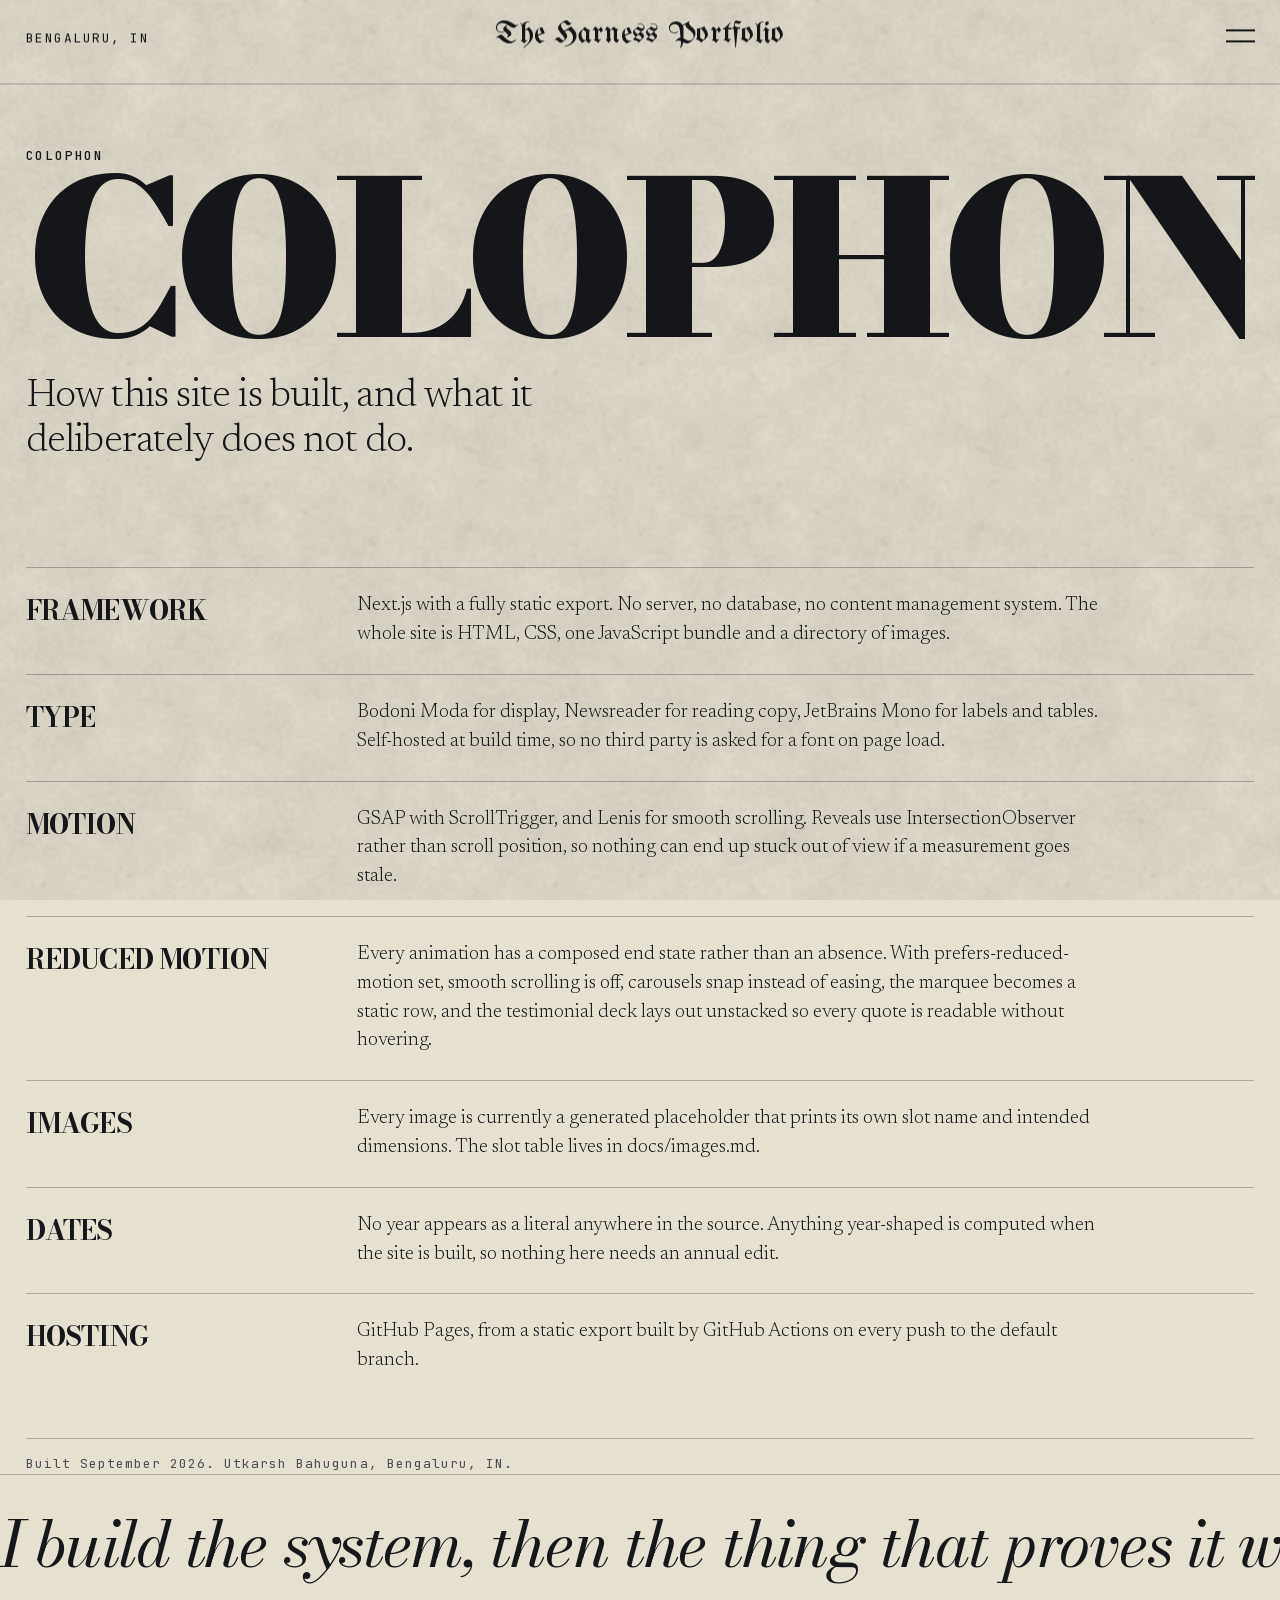
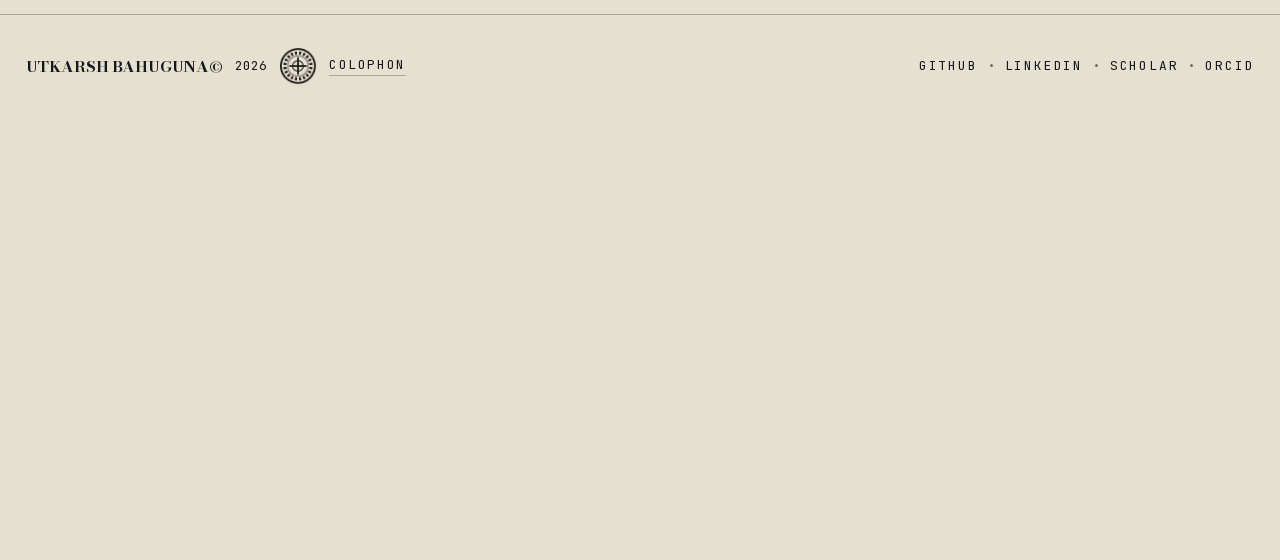
<file: colophon/index.html>
<!DOCTYPE html><html lang="en" class="bodoni_moda_fea9800b-module___t9ytG__variable bodoni_moda_49b920f5-module__96ow4W__variable newsreader_19a76705-module__pe3p8a__variable jetbrains_mono_57140618-module__JEK3ua__variable unifrakturmaguntia_de403196-module__SjCS9q__variable"><head><meta charSet="utf-8"/><meta name="viewport" content="width=device-width, initial-scale=1"/><link rel="preload" href="/_next/static/media/40a3cd74afdfe30c-s.p.1dczacay52j98.woff2" as="font" crossorigin="" type="font/woff2"/><link rel="preload" href="/_next/static/media/52b5d5098cb87ddd-s.p.3r2y_bth_sjsm.woff2" as="font" crossorigin="" type="font/woff2"/><link rel="preload" href="/_next/static/media/5f402bd2d8eef81a-s.p.40bho2kviej2o.woff2" as="font" crossorigin="" type="font/woff2"/><link rel="preload" href="/_next/static/media/e2d642b99055ff6f-s.p.3d_jy-oqcno8c.woff2" as="font" crossorigin="" type="font/woff2"/><link rel="stylesheet" href="/_next/static/chunks/31duy3jhut_j_.css" data-precedence="next"/><link rel="preload" as="script" fetchPriority="low" href="/_next/static/chunks/310vm2bl3xxpt.js"/><script src="/_next/static/chunks/19mx3mg6lkumu.js" async=""></script><script src="/_next/static/chunks/1mh6a-0e61pyc.js" async=""></script><script src="/_next/static/chunks/344n2zhqbh4pn.js" async=""></script><script src="/_next/static/chunks/turbopack-0td869ukh0v94.js" async=""></script><script src="/_next/static/chunks/3fntmmi971322.js" async=""></script><script src="/_next/static/chunks/0g-u_hslfzjsd.js" async=""></script><script src="/_next/static/chunks/2mxr7h33t2ush.js" async=""></script><script src="/_next/static/chunks/41lqnuv02d4rt.js" async=""></script><meta name="theme-color" content="#e6e0d1"/><title>Colophon · Utkarsh Bahuguna</title><meta name="description" content="How this site is built."/><meta name="author" content="Utkarsh Bahuguna"/><meta property="og:title" content="Utkarsh Bahuguna · Bengaluru, IN"/><meta property="og:description" content="I build systems, then write the harnesses that try to break them."/><meta property="og:image" content="https://utkarshbahuguna.me/placeholders/og-cover.png"/><meta property="og:image:width" content="1200"/><meta property="og:image:height" content="630"/><meta property="og:image:alt" content="Utkarsh Bahuguna, Bengaluru, IN"/><meta property="og:type" content="website"/><meta name="twitter:card" content="summary_large_image"/><meta name="twitter:title" content="Utkarsh Bahuguna · Bengaluru, IN"/><meta name="twitter:description" content="I build systems, then write the harnesses that try to break them."/><meta name="twitter:image" content="https://utkarshbahuguna.me/placeholders/og-cover.png"/><link rel="icon" href="/icon.svg?icon.3ii0vima6olii.svg" sizes="any" type="image/svg+xml"/><meta name="next-size-adjust" content=""/><script>(function(){var d=document.documentElement;d.dataset.js='';var INTRO=true;var reduce=matchMedia('(prefers-reduced-motion: reduce)').matches;d.dataset.motion=reduce?'reduce':'full';try{if(INTRO&&!reduce){d.style.setProperty('--intro-duration','2200ms');d.style.setProperty('--intro-delay','0ms');d.dataset.intro='';d.classList.add('is-scroll-locked');setTimeout(function(){d.removeAttribute('data-intro');d.classList.remove('is-scroll-locked');},2260);}}catch(e){}})();</script><script src="/_next/static/chunks/0cz1d0mv5g_q7.js" noModule=""></script></head><body><div hidden=""><!--$--><!--/$--></div><a class="skip-link" href="#main">Skip to content</a><div class="material-grain" aria-hidden="true" style="background-image:url(/paper.png)"></div><div class="curtain" aria-hidden="true"><svg class="curtain__tear" viewBox="0 0 880 1600" preserveAspectRatio="none" focusable="false"><path d="M202 0L203 3L207 6L211 9L217 12L232 15L252 18L267 21L272 24L270 27L266 30L265 33L264 36L262 39L260 42L258 45L260 48L264 51L266 54L263 57L254 60L244 63L240 66L245 69L254 72L259 75L255 78L245 81L235 84L225 87L217 90L212 93L209 96L208 99L202 102L194 105L189 108L196 111L217 114L243 117L265 120L278 123L284 126L288 129L294 132L303 135L312 138L319 141L321 144L315 147L304 150L297 153L299 156L307 159L315 162L322 165L331 168L346 171L360 174L368 177L370 180L369 183L371 186L374 189L372 192L370 195L371 198L380 201L394 204L408 207L415 210L424 213L434 216L443 219L448 222L445 225L442 228L442 231L449 234L457 237L464 240L466 243L467 246L467 249L466 252L466 255L463 258L460 261L459 264L457 267L452 270L449 273L447 276L451 279L457 282L458 285L449 288L432 291L415 294L404 297L399 300L396 303L396 306L397 309L400 312L405 315L409 318L410 321L409 324L408 327L409 330L414 333L423 336L431 339L434 342L429 345L421 348L416 351L418 354L426 357L435 360L439 363L441 366L445 369L448 372L449 375L445 378L440 381L435 384L433 387L428 390L423 393L420 396L421 399L424 402L427 405L427 408L429 411L431 414L432 417L429 420L419 423L407 426L401 429L404 432L411 435L418 438L418 441L410 444L401 447L397 450L401 453L408 456L414 459L420 462L430 465L443 468L454 471L456 474L456 477L455 480L454 483L448 486L437 489L425 492L417 495L414 498L413 501L412 504L409 507L406 510L403 513L398 516L392 519L386 522L379 525L372 528L358 531L340 534L324 537L316 540L310 543L305 546L304 549L307 552L311 555L316 558L323 561L336 564L353 567L369 570L375 573L370 576L359 579L349 582L346 585L347 588L348 591L345 594L343 597L346 600L349 603L347 606L338 609L329 612L324 615L325 618L329 621L334 624L339 627L345 630L354 633L362 636L366 639L366 642L364 645L361 648L357 651L349 654L340 657L331 660L322 663L310 666L300 669L294 672L295 675L300 678L305 681L304 684L299 687L293 690L291 693L292 696L294 699L296 702L298 705L307 708L320 711L330 714L330 717L323 720L316 723L317 726L329 729L345 732L360 735L369 738L369 741L365 744L361 747L362 750L365 753L368 756L366 759L364 762L364 765L364 768L360 771L354 774L350 777L347 780L348 783L351 786L354 789L355 792L354 795L354 798L354 801L353 804L350 807L348 810L346 813L345 816L337 819L328 822L326 825L333 828L346 831L359 834L363 837L359 840L351 843L347 846L351 849L362 852L374 855L380 858L378 861L374 864L370 867L369 870L365 873L359 876L356 879L358 882L367 885L379 888L386 891L388 894L390 897L391 900L395 903L400 906L405 909L407 912L406 915L401 918L394 921L387 924L377 927L361 930L346 933L337 936L333 939L330 942L326 945L323 948L329 951L336 954L337 957L332 960L327 963L322 966L317 969L312 972L307 975L304 978L298 981L284 984L270 987L263 990L266 993L274 996L281 999L283 1002L279 1005L274 1008L271 1011L277 1014L290 1017L305 1020L317 1023L327 1026L340 1029L353 1032L366 1035L368 1038L365 1041L366 1044L377 1047L388 1050L397 1053L404 1056L414 1059L428 1062L439 1065L444 1068L448 1071L453 1074L457 1077L457 1080L454 1083L451 1086L452 1089L453 1092L453 1095L453 1098L456 1101L465 1104L475 1107L482 1110L483 1113L477 1116L470 1119L465 1122L466 1125L470 1128L474 1131L473 1134L469 1137L465 1140L460 1143L459 1146L464 1149L469 1152L470 1155L468 1158L466 1161L466 1164L466 1167L468 1170L471 1173L473 1176L472 1179L460 1182L446 1185L439 1188L439 1191L439 1194L439 1197L438 1200L443 1203L451 1206L457 1209L457 1212L455 1215L453 1218L453 1221L449 1224L438 1227L426 1230L419 1233L418 1236L420 1239L418 1242L409 1245L393 1248L377 1251L368 1254L369 1257L375 1260L382 1263L386 1266L389 1269L392 1272L395 1275L399 1278L401 1281L403 1284L405 1287L407 1290L407 1293L406 1296L405 1299L402 1302L398 1305L394 1308L394 1311L396 1314L399 1317L401 1320L401 1323L404 1326L407 1329L409 1332L406 1335L402 1338L400 1341L404 1344L413 1347L423 1350L428 1353L426 1356L419 1359L413 1362L413 1365L423 1368L437 1371L448 1374L454 1377L462 1380L471 1383L476 1386L476 1389L472 1392L467 1395L464 1398L459 1401L452 1404L446 1407L438 1410L426 1413L412 1416L404 1419L403 1422L407 1425L411 1428L412 1431L417 1434L424 1437L427 1440L423 1443L418 1446L414 1449L409 1452L404 1455L398 1458L394 1461L393 1464L388 1467L380 1470L377 1473L382 1476L389 1479L396 1482L402 1485L412 1488L428 1491L442 1494L445 1497L442 1500L439 1503L438 1506L439 1509L436 1512L433 1515L433 1518L441 1521L455 1524L467 1527L469 1530L460 1533L446 1536L432 1539L423 1542L411 1545L398 1548L388 1551L382 1554L381 1557L381 1560L379 1563L380 1566L383 1569L390 1572L399 1575L408 1578L417 1581L428 1584L437 1587L444 1590L449 1593L453 1596L453 1600L591 1600L589 1596L584 1593L577 1590L569 1587L558 1584L546 1581L537 1578L528 1575L521 1572L517 1569L517 1566L521 1563L525 1560L527 1557L528 1554L531 1551L537 1548L546 1545L555 1542L564 1539L578 1536L593 1533L602 1530L600 1527L588 1524L575 1521L568 1518L571 1515L578 1512L585 1509L588 1506L593 1503L598 1500L603 1497L601 1494L590 1491L576 1488L569 1485L568 1482L568 1479L570 1476L575 1473L589 1470L606 1467L619 1464L625 1461L632 1458L638 1455L642 1452L646 1449L652 1446L660 1443L668 1440L670 1437L669 1434L668 1431L670 1428L666 1425L662 1422L660 1419L666 1416L676 1413L686 1410L691 1407L696 1404L703 1401L708 1398L713 1395L719 1392L722 1389L720 1386L711 1383L697 1380L683 1377L672 1374L656 1371L640 1368L630 1365L632 1362L641 1359L651 1356L656 1353L653 1350L644 1347L634 1344L630 1341L631 1338L635 1335L638 1332L637 1329L633 1326L627 1323L623 1320L619 1317L613 1314L610 1311L612 1308L620 1305L629 1302L637 1299L641 1296L644 1293L644 1290L641 1287L638 1284L634 1281L630 1278L625 1275L620 1272L614 1269L608 1266L601 1263L591 1260L582 1257L579 1254L585 1251L597 1248L610 1245L616 1242L615 1239L611 1236L609 1233L617 1230L630 1227L642 1224L648 1221L650 1218L651 1215L651 1212L649 1209L640 1206L630 1203L623 1200L622 1197L622 1194L620 1191L619 1188L624 1185L636 1182L647 1179L648 1176L647 1173L646 1170L646 1167L647 1164L648 1161L648 1158L648 1155L643 1152L634 1149L625 1146L621 1143L622 1140L623 1137L623 1134L619 1131L610 1128L601 1125L596 1122L598 1119L604 1116L609 1113L608 1110L599 1107L588 1104L578 1101L574 1098L573 1095L574 1092L573 1089L573 1086L577 1083L579 1080L578 1077L573 1074L567 1071L563 1068L559 1065L549 1062L539 1059L534 1056L533 1053L529 1050L522 1047L513 1044L513 1041L517 1038L516 1035L505 1032L492 1029L480 1026L471 1023L458 1020L442 1017L428 1014L424 1011L427 1008L435 1005L440 1002L439 999L433 996L426 993L425 990L435 987L454 984L476 981L490 978L501 975L513 972L522 969L529 966L535 963L540 960L545 957L544 954L537 951L530 948L530 945L529 942L526 939L523 936L526 933L536 930L549 927L558 924L565 921L572 918L575 915L572 912L563 909L550 906L536 903L525 900L516 897L510 894L504 891L495 888L483 885L474 882L473 879L479 876L486 873L491 870L494 867L500 864L507 861L512 858L509 855L500 852L490 849L485 846L490 843L497 840L502 837L500 834L493 831L485 828L482 825L489 822L500 819L506 816L504 813L502 810L500 807L498 804L495 801L490 798L484 795L477 792L467 789L455 786L443 783L435 780L433 777L436 774L440 771L444 768L444 765L442 762L441 759L438 756L430 753L422 750L416 747L415 744L416 741L414 738L405 735L390 732L374 729L362 726L361 723L368 720L375 717L375 714L365 711L352 708L343 705L341 702L339 699L337 696L336 693L338 690L344 687L349 684L350 681L345 678L340 675L339 672L345 669L356 666L371 663L383 660L393 657L404 654L414 651L422 648L430 645L440 642L448 639L453 636L453 633L452 630L451 627L449 624L446 621L442 618L440 615L444 612L453 609L462 606L463 603L457 600L450 597L449 594L449 591L448 588L450 585L457 582L473 579L490 576L500 573L494 570L477 567L456 564L438 561L427 558L418 555L412 552L408 549L409 546L414 543L420 540L428 537L442 534L458 531L470 528L477 525L483 522L488 519L493 516L494 513L492 510L488 507L484 504L477 501L471 498L469 495L473 492L482 489L493 486L499 483L500 480L501 477L501 474L499 471L488 468L475 465L465 462L459 459L453 456L446 453L442 450L446 447L455 444L463 441L463 438L456 435L449 432L446 429L452 426L467 423L479 420L482 417L481 414L478 411L476 408L475 405L472 402L470 399L471 396L476 393L485 390L494 387L500 384L508 381L517 378L523 375L525 372L523 369L522 366L522 363L521 360L515 357L510 354L510 351L517 348L527 345L533 342L532 339L523 336L512 333L505 330L503 327L502 324L503 321L504 318L504 315L504 312L504 309L505 306L505 303L507 300L511 297L522 294L540 291L557 288L566 285L564 282L555 279L547 276L546 273L547 270L553 267L559 264L569 261L582 258L596 255L607 252L616 249L623 246L628 243L630 240L628 237L624 234L621 231L626 228L634 225L638 222L635 219L626 216L616 213L609 210L604 207L595 204L586 201L582 198L585 195L591 192L593 189L588 186L585 183L582 180L577 177L567 174L551 171L535 168L527 165L522 162L514 159L508 156L506 153L513 150L523 147L529 144L526 141L519 138L511 135L503 132L497 129L493 126L487 123L475 120L453 117L428 114L409 111L403 108L408 105L416 102L423 99L426 96L432 93L441 90L455 87L472 84L488 81L502 78L508 75L505 72L497 69L493 66L498 63L508 60L518 57L521 54L518 51L514 48L511 45L511 42L512 39L513 36L513 33L515 30L518 27L520 24L515 21L498 18L476 15L458 12L448 9L441 6L435 3L433 0Z" fill="var(--curtain-fibre)"></path><path d="M282 0L284 3L287 6L291 9L297 12L311 15L329 18L342 21L344 24L339 27L332 30L327 33L324 36L319 39L314 42L310 45L310 48L312 51L312 54L308 57L298 60L287 63L283 66L288 69L298 72L303 75L300 78L290 81L280 84L270 87L262 90L257 93L255 96L254 99L249 102L242 105L239 108L246 111L267 114L294 117L316 120L329 123L335 126L340 129L346 132L355 135L364 138L372 141L376 144L371 147L362 150L356 153L359 156L367 159L377 162L384 165L394 168L411 171L427 174L436 177L439 180L440 183L443 186L447 189L445 192L441 195L440 198L447 201L458 204L469 207L475 210L482 213L491 216L498 219L501 222L497 225L491 228L489 231L493 234L500 237L504 240L505 243L504 246L502 249L499 252L496 255L491 258L486 261L484 264L481 267L477 270L475 273L475 276L481 279L489 282L491 285L483 288L468 291L451 294L441 297L437 300L435 303L436 306L436 309L439 312L442 315L444 318L444 321L442 324L440 327L440 330L444 333L452 336L459 339L459 342L451 345L441 348L434 351L433 354L439 357L446 360L448 363L449 366L451 369L454 372L454 375L450 378L444 381L439 384L437 387L432 390L426 393L423 396L424 399L427 402L430 405L430 408L432 411L434 414L435 417L432 420L422 423L410 426L404 429L407 432L414 435L420 438L421 441L413 444L404 447L400 450L404 453L410 456L417 459L422 462L432 465L445 468L455 471L457 474L457 477L457 480L455 483L449 486L438 489L426 492L418 495L415 498L414 501L413 504L410 507L407 510L404 513L399 516L393 519L387 522L380 525L373 528L359 531L341 534L325 537L317 540L311 543L306 546L305 549L308 552L312 555L317 558L324 561L337 564L354 567L370 570L377 573L372 576L361 579L352 582L349 585L351 588L352 591L350 594L349 597L353 600L357 603L355 606L348 609L339 612L335 615L337 618L341 621L347 624L351 627L357 630L365 633L373 636L376 639L376 642L373 645L371 648L367 651L360 654L351 657L343 660L334 663L323 666L313 669L308 672L309 675L315 678L320 681L320 684L315 687L310 690L308 693L309 696L311 699L312 702L314 705L323 708L335 711L344 714L343 717L336 720L328 723L329 726L340 729L355 732L370 735L378 738L378 741L374 744L371 747L372 750L376 753L379 756L378 759L377 762L377 765L376 768L372 771L366 774L362 777L359 780L360 783L364 786L367 789L368 792L368 795L368 798L367 801L366 804L363 807L360 810L359 813L358 816L350 819L341 822L339 825L347 828L362 831L375 834L381 837L379 840L374 843L372 846L378 849L392 852L406 855L413 858L413 861L410 864L408 867L407 870L404 873L399 876L395 879L397 882L406 885L418 888L425 891L428 894L430 897L433 900L437 903L444 906L449 909L452 912L450 915L444 918L435 921L427 924L415 927L399 930L383 933L375 936L371 939L368 942L365 945L363 948L369 951L377 954L378 957L373 960L369 963L364 966L359 969L353 972L348 975L343 978L336 981L321 984L306 987L299 990L302 993L310 996L317 999L319 1002L315 1005L309 1008L307 1011L312 1014L325 1017L341 1020L353 1023L363 1026L376 1029L390 1032L402 1035L405 1038L402 1041L403 1044L414 1047L424 1050L433 1053L439 1056L447 1059L460 1062L471 1065L476 1068L480 1071L485 1074L489 1077L490 1080L487 1083L485 1086L485 1089L486 1092L486 1095L486 1098L490 1101L499 1104L510 1107L517 1110L519 1113L513 1116L506 1119L502 1122L504 1125L510 1128L516 1131L516 1134L513 1137L508 1140L504 1143L502 1146L506 1149L509 1152L508 1155L502 1158L498 1161L494 1164L490 1167L488 1170L487 1173L486 1176L482 1179L467 1182L451 1185L442 1188L440 1191L439 1194L439 1197L439 1200L444 1203L453 1206L459 1209L460 1212L459 1215L459 1218L460 1221L457 1224L448 1227L437 1230L431 1233L432 1236L435 1239L435 1242L427 1245L412 1248L397 1251L390 1254L391 1257L398 1260L405 1263L410 1266L415 1269L420 1272L425 1275L431 1278L437 1281L442 1284L448 1287L452 1290L455 1293L458 1296L459 1299L458 1302L455 1305L452 1308L453 1311L458 1314L463 1317L466 1320L468 1323L471 1326L475 1329L477 1332L475 1335L471 1338L470 1341L475 1344L484 1347L495 1350L500 1353L498 1356L491 1359L484 1362L484 1365L494 1368L509 1371L523 1374L531 1377L541 1380L552 1383L558 1386L559 1389L554 1392L546 1395L540 1398L531 1401L521 1404L510 1407L499 1410L482 1413L464 1416L450 1419L445 1422L443 1425L442 1428L439 1431L439 1434L442 1437L442 1440L436 1443L430 1446L424 1449L420 1452L416 1455L412 1458L409 1461L410 1464L406 1467L401 1470L399 1473L405 1476L414 1479L422 1482L429 1485L441 1488L459 1491L474 1494L479 1497L477 1500L475 1503L474 1506L474 1509L471 1512L466 1515L465 1518L472 1521L485 1524L496 1527L497 1530L486 1533L470 1536L455 1539L444 1542L431 1545L417 1548L405 1551L398 1554L395 1557L393 1560L391 1563L390 1566L392 1569L398 1572L407 1575L416 1578L426 1581L437 1584L448 1587L455 1590L461 1593L467 1596L469 1600L477 1600L470 1596L462 1593L455 1590L448 1587L437 1584L426 1581L416 1578L407 1575L399 1572L398 1569L402 1566L409 1563L418 1560L426 1557L432 1554L441 1551L451 1548L462 1545L472 1542L479 1539L491 1536L503 1533L510 1530L505 1527L492 1524L477 1521L470 1518L472 1515L479 1512L486 1509L489 1506L495 1503L502 1500L507 1497L506 1494L494 1491L477 1488L466 1485L458 1482L450 1479L442 1476L436 1473L438 1470L444 1467L447 1464L446 1461L448 1458L453 1455L458 1452L463 1449L470 1446L479 1443L489 1440L492 1437L492 1434L494 1431L499 1428L500 1425L498 1422L498 1419L504 1416L513 1413L521 1410L524 1407L526 1404L531 1401L540 1398L546 1395L554 1392L559 1389L565 1386L567 1383L565 1380L563 1377L562 1374L554 1371L544 1368L536 1365L536 1362L540 1359L543 1356L539 1353L526 1350L508 1347L491 1344L479 1341L475 1338L475 1335L477 1332L477 1329L477 1326L479 1323L482 1320L485 1317L486 1314L487 1311L491 1308L497 1305L502 1302L504 1299L503 1296L500 1293L495 1290L489 1287L482 1284L475 1281L469 1278L462 1275L455 1272L449 1269L443 1266L435 1263L425 1260L415 1257L410 1254L415 1251L427 1248L439 1245L446 1242L446 1239L444 1236L445 1233L454 1230L469 1227L483 1224L490 1221L493 1218L496 1215L499 1212L498 1209L490 1206L479 1203L469 1200L465 1197L461 1194L457 1191L455 1188L460 1185L473 1182L486 1179L491 1176L495 1173L500 1170L508 1167L517 1164L528 1161L539 1158L550 1155L554 1152L552 1149L548 1146L545 1143L543 1140L540 1137L533 1134L524 1131L510 1128L504 1125L502 1122L506 1119L513 1116L519 1113L517 1110L510 1107L499 1104L490 1101L486 1098L486 1095L488 1092L488 1089L489 1086L492 1083L496 1080L499 1077L498 1074L497 1071L497 1068L496 1065L489 1062L481 1059L475 1056L471 1053L464 1050L455 1047L445 1044L443 1041L446 1038L444 1035L432 1032L418 1029L405 1026L395 1023L383 1020L366 1017L352 1014L346 1011L348 1008L353 1005L357 1002L354 999L347 996L339 993L336 990L341 987L354 984L366 981L369 978L369 975L369 972L369 969L370 966L372 963L376 960L379 957L377 954L369 951L363 948L365 945L368 942L371 939L375 936L383 933L399 930L415 927L427 924L435 921L444 918L457 915L465 912L467 909L465 906L461 903L457 900L452 897L448 894L443 891L434 888L420 885L408 882L404 879L406 876L409 873L411 870L411 867L415 864L420 861L422 858L418 855L407 852L397 849L393 846L398 843L404 840L407 837L402 834L390 831L378 828L373 825L378 822L389 819L398 816L400 813L402 810L404 807L405 804L403 801L400 798L395 795L390 792L384 789L377 786L370 783L366 780L367 777L371 774L377 771L381 768L381 765L380 762L382 759L382 756L378 753L374 750L372 747L375 744L379 741L379 738L370 735L355 732L340 729L329 726L328 723L336 720L343 717L344 714L335 711L323 708L314 705L312 702L311 699L312 696L312 693L316 690L323 687L329 684L329 681L324 678L317 675L313 672L316 669L324 666L334 663L343 660L351 657L360 654L367 651L371 648L373 645L376 642L376 639L373 636L365 633L357 630L351 627L347 624L341 621L337 618L335 615L339 612L348 609L355 606L357 603L353 600L350 597L351 594L353 591L352 588L350 585L352 582L361 579L372 576L377 573L370 570L354 567L337 564L324 561L317 558L312 555L308 552L305 549L306 546L311 543L317 540L325 537L341 534L359 531L373 528L380 525L387 522L394 519L404 516L412 513L418 510L422 507L427 504L428 501L428 498L430 495L438 492L449 489L460 486L467 483L469 480L470 477L471 474L469 471L459 468L446 465L437 462L430 459L423 456L416 453L411 450L414 447L422 444L429 441L429 438L422 435L415 432L412 429L418 426L431 423L442 420L445 417L444 414L442 411L440 408L440 405L437 402L434 399L432 396L434 393L439 390L442 387L442 384L445 381L450 378L454 375L454 372L451 369L449 366L448 363L446 360L439 357L433 354L434 351L441 348L451 345L459 342L459 339L452 336L444 333L440 330L440 327L442 324L445 321L446 318L445 315L442 312L440 309L440 306L440 303L443 300L449 297L461 294L479 291L496 288L505 285L503 282L496 279L489 276L489 273L492 270L498 267L502 264L508 261L517 258L525 255L532 252L537 249L540 246L539 243L533 240L521 237L506 234L493 231L491 228L497 225L501 222L498 219L491 216L482 213L475 210L469 207L458 204L452 201L455 198L465 195L477 192L484 189L481 186L479 183L480 180L480 177L475 174L463 171L452 168L446 165L444 162L437 159L431 156L427 153L428 150L430 147L425 144L410 141L391 138L372 135L353 132L340 129L335 126L329 123L316 120L294 117L272 114L258 111L257 108L267 105L281 102L290 99L295 96L299 93L305 90L314 87L326 84L338 81L348 78L353 75L348 72L340 69L335 66L340 63L349 60L355 57L353 54L344 51L332 48L323 45L317 42L319 39L324 36L327 33L332 30L339 27L344 24L345 21L343 18L337 15L334 12L338 9L341 6L343 3L343 0Z" fill="var(--curtain-fleck)"></path><path class="curtain__lift" d="M0 0L202 0L203 3L207 6L211 9L217 12L232 15L252 18L267 21L272 24L270 27L266 30L265 33L264 36L262 39L260 42L258 45L260 48L264 51L266 54L263 57L254 60L244 63L240 66L245 69L254 72L259 75L255 78L245 81L235 84L225 87L217 90L212 93L209 96L208 99L202 102L194 105L189 108L196 111L217 114L243 117L265 120L278 123L284 126L288 129L294 132L303 135L312 138L319 141L321 144L315 147L304 150L297 153L299 156L307 159L315 162L322 165L331 168L346 171L360 174L368 177L370 180L369 183L371 186L374 189L372 192L370 195L371 198L380 201L394 204L408 207L415 210L424 213L434 216L443 219L448 222L445 225L442 228L442 231L449 234L457 237L464 240L466 243L467 246L467 249L466 252L466 255L463 258L460 261L459 264L457 267L452 270L449 273L447 276L451 279L457 282L458 285L449 288L432 291L415 294L404 297L399 300L396 303L396 306L397 309L400 312L405 315L409 318L410 321L409 324L408 327L409 330L414 333L423 336L431 339L434 342L429 345L421 348L416 351L418 354L426 357L435 360L439 363L441 366L445 369L448 372L449 375L445 378L440 381L435 384L433 387L428 390L423 393L420 396L421 399L424 402L427 405L427 408L429 411L431 414L432 417L429 420L419 423L407 426L401 429L404 432L411 435L418 438L418 441L410 444L401 447L397 450L401 453L408 456L414 459L420 462L430 465L443 468L454 471L456 474L456 477L455 480L454 483L448 486L437 489L425 492L417 495L414 498L413 501L412 504L409 507L406 510L403 513L398 516L392 519L386 522L379 525L372 528L358 531L340 534L324 537L316 540L310 543L305 546L304 549L307 552L311 555L316 558L323 561L336 564L353 567L369 570L375 573L370 576L359 579L349 582L346 585L347 588L348 591L345 594L343 597L346 600L349 603L347 606L338 609L329 612L324 615L325 618L329 621L334 624L339 627L345 630L354 633L362 636L366 639L366 642L364 645L361 648L357 651L349 654L340 657L331 660L322 663L310 666L300 669L294 672L295 675L300 678L305 681L304 684L299 687L293 690L291 693L292 696L294 699L296 702L298 705L307 708L320 711L330 714L330 717L323 720L316 723L317 726L329 729L345 732L360 735L369 738L369 741L365 744L361 747L362 750L365 753L368 756L366 759L364 762L364 765L364 768L360 771L354 774L350 777L347 780L348 783L351 786L354 789L355 792L354 795L354 798L354 801L353 804L350 807L348 810L346 813L345 816L337 819L328 822L326 825L333 828L346 831L359 834L363 837L359 840L351 843L347 846L351 849L362 852L374 855L380 858L378 861L374 864L370 867L369 870L365 873L359 876L356 879L358 882L367 885L379 888L386 891L388 894L390 897L391 900L395 903L400 906L405 909L407 912L406 915L401 918L394 921L387 924L377 927L361 930L346 933L337 936L333 939L330 942L326 945L323 948L329 951L336 954L337 957L332 960L327 963L322 966L317 969L312 972L307 975L304 978L298 981L284 984L270 987L263 990L266 993L274 996L281 999L283 1002L279 1005L274 1008L271 1011L277 1014L290 1017L305 1020L317 1023L327 1026L340 1029L353 1032L366 1035L368 1038L365 1041L366 1044L377 1047L388 1050L397 1053L404 1056L414 1059L428 1062L439 1065L444 1068L448 1071L453 1074L457 1077L457 1080L454 1083L451 1086L452 1089L453 1092L453 1095L453 1098L456 1101L465 1104L475 1107L482 1110L483 1113L477 1116L470 1119L465 1122L466 1125L470 1128L474 1131L473 1134L469 1137L465 1140L460 1143L459 1146L464 1149L469 1152L470 1155L468 1158L466 1161L466 1164L466 1167L468 1170L471 1173L473 1176L472 1179L460 1182L446 1185L439 1188L439 1191L439 1194L439 1197L438 1200L443 1203L451 1206L457 1209L457 1212L455 1215L453 1218L453 1221L449 1224L438 1227L426 1230L419 1233L418 1236L420 1239L418 1242L409 1245L393 1248L377 1251L368 1254L369 1257L375 1260L382 1263L386 1266L389 1269L392 1272L395 1275L399 1278L401 1281L403 1284L405 1287L407 1290L407 1293L406 1296L405 1299L402 1302L398 1305L394 1308L394 1311L396 1314L399 1317L401 1320L401 1323L404 1326L407 1329L409 1332L406 1335L402 1338L400 1341L404 1344L413 1347L423 1350L428 1353L426 1356L419 1359L413 1362L413 1365L423 1368L437 1371L448 1374L454 1377L462 1380L471 1383L476 1386L476 1389L472 1392L467 1395L464 1398L459 1401L452 1404L446 1407L438 1410L426 1413L412 1416L404 1419L403 1422L407 1425L411 1428L412 1431L417 1434L424 1437L427 1440L423 1443L418 1446L414 1449L409 1452L404 1455L398 1458L394 1461L393 1464L388 1467L380 1470L377 1473L382 1476L389 1479L396 1482L402 1485L412 1488L428 1491L442 1494L445 1497L442 1500L439 1503L438 1506L439 1509L436 1512L433 1515L433 1518L441 1521L455 1524L467 1527L469 1530L460 1533L446 1536L432 1539L423 1542L411 1545L398 1548L388 1551L382 1554L381 1557L381 1560L379 1563L380 1566L383 1569L390 1572L399 1575L408 1578L417 1581L428 1584L437 1587L444 1590L449 1593L453 1596L453 1600L0 1600Z" fill="var(--curtain-color)" stroke="var(--curtain-shadow)"></path></svg></div><div class="intro-backdrop" aria-hidden="true"></div><div class="shell"><header class="nav"><div class="nav-inner"><div class="nav-row"><div class="nav-block nav-block--l"><button type="button" class="n-text" aria-pressed="false">Bengaluru, IN<span class="sr-only">. Toggles paper mode, which desaturates every image on the page.</span></button></div><a class="nav-head" href="/">The Harness Portfolio</a><div class="nav-block nav-block--r"><button type="button" class="nav-link" aria-expanded="false" aria-controls="site-menu"><span class="nav-lines" aria-hidden="true"><span class="nav-line up"></span><span class="nav-line bottom"></span></span><span class="sr-only">Open menu</span></button></div></div></div><div id="site-menu" class="menu" hidden="" data-open="false" role="dialog" aria-modal="true" aria-label="Site menu"><nav class="menu-w" aria-label="Primary"><a class="menu-link" href="/"><span class="mask"><span class="menu-title t-display">Index</span></span><span class="m-active" data-current="false" aria-hidden="true"></span></a><a class="menu-link" href="/work/"><span class="mask"><span class="menu-title t-display">Work</span></span><span class="m-active" data-current="false" aria-hidden="true"></span></a><a class="menu-link" href="/research/"><span class="mask"><span class="menu-title t-display">Research</span></span><span class="m-active" data-current="false" aria-hidden="true"></span></a></nav><ul class="menu-socials f-block"><li><a class="f-li" href="https://github.com/u7k4rs6" target="_blank" rel="noopener noreferrer">GitHub</a></li><li><span class="f-li-dot" aria-hidden="true"></span><a class="f-li" href="https://linkedin.com/in/utkarshbahuguna666" target="_blank" rel="noopener noreferrer">LinkedIn</a></li><li><span class="f-li-dot" aria-hidden="true"></span><a class="f-li" href="https://scholar.google.com/citations?user=0ZYBsyoAAAAJ" target="_blank" rel="noopener noreferrer">Scholar</a></li><li><span class="f-li-dot" aria-hidden="true"></span><a class="f-li" href="https://orcid.org/0009-0004-0034-824X" target="_blank" rel="noopener noreferrer">ORCID</a></li></ul></div></header><main id="main"><header class="page-head wrap"><p class="t-eyebrow">Colophon</p><h1 class="fit page-head__display"><span class="mask" data-reveal="line"><span class="fit-text page-head__line" data-fit-max="300" data-fit-min="14" data-fit-fill="0.998" style="--chars:8">Colophon</span></span></h1><p class="page-head__lede" data-reveal="rise">How this site is built, and what it deliberately does not do.</p></header><section class="colophon wrap"><dl class="colophon__list"><div class="colophon__row" data-reveal="fade"><dt>Framework</dt><dd>Next.js with a fully static export. No server, no database, no content management system. The whole site is HTML, CSS, one JavaScript bundle and a directory of images.</dd></div><div class="colophon__row" data-reveal="fade"><dt>Type</dt><dd>Bodoni Moda for display, Newsreader for reading copy, JetBrains Mono for labels and tables. Self-hosted at build time, so no third party is asked for a font on page load.</dd></div><div class="colophon__row" data-reveal="fade"><dt>Motion</dt><dd>GSAP with ScrollTrigger, and Lenis for smooth scrolling. Reveals use IntersectionObserver rather than scroll position, so nothing can end up stuck out of view if a measurement goes stale.</dd></div><div class="colophon__row" data-reveal="fade"><dt>Reduced motion</dt><dd>Every animation has a composed end state rather than an absence. With prefers-reduced-motion set, smooth scrolling is off, carousels snap instead of easing, the marquee becomes a static row, and the testimonial deck lays out unstacked so every quote is readable without hovering.</dd></div><div class="colophon__row" data-reveal="fade"><dt>Images</dt><dd>Every image is currently a generated placeholder that prints its own slot name and intended dimensions. The slot table lives in docs/images.md.</dd></div><div class="colophon__row" data-reveal="fade"><dt>Dates</dt><dd>No year appears as a literal anywhere in the source. Anything year-shaped is computed when the site is built, so nothing here needs an annual edit.</dd></div><div class="colophon__row" data-reveal="fade"><dt>Hosting</dt><dd>GitHub Pages, from a static export built by GitHub Actions on every push to the default branch.</dd></div></dl><p class="colophon__stamp" data-reveal="fade">Built <!-- -->September 2026<!-- -->. <!-- -->Utkarsh Bahuguna<!-- -->, <!-- -->Bengaluru, IN<!-- -->.</p></section><!--$--><!--/$--></main><footer class="footer"><div class="marquee"><div class="marquee__inner" style="--marquee-chars:380"><div class="marquee__copy"><span class="marquee__unit"><span class="marquee__phrase">I build the system, then the thing that proves it wrong</span><span class="marquee__slab">Build, Break, Prove</span></span><span class="marquee__unit"><span class="marquee__phrase">A bug that only appears sometimes has not been found</span><span class="marquee__slab">Same seed, same crash</span></span><span class="marquee__unit"><span class="marquee__phrase">The harness is not scaffolding, it is the deliverable</span><span class="marquee__slab">The Harness</span></span><span class="marquee__unit"><span class="marquee__phrase">Deterministic enough to hand to somebody else</span><span class="marquee__slab">Reproducible</span></span><span class="marquee__unit"><span class="marquee__phrase">Worth exactly what the adversary failed to break</span><span class="marquee__slab">Falsifiable</span></span><span class="marquee__unit"><span class="marquee__phrase">Order books, kernels, CRDTs, inference engines</span><span class="marquee__slab">Systems</span></span></div><div class="marquee__copy" aria-hidden="true"><span class="marquee__unit"><span class="marquee__phrase">I build the system, then the thing that proves it wrong</span><span class="marquee__slab">Build, Break, Prove</span></span><span class="marquee__unit"><span class="marquee__phrase">A bug that only appears sometimes has not been found</span><span class="marquee__slab">Same seed, same crash</span></span><span class="marquee__unit"><span class="marquee__phrase">The harness is not scaffolding, it is the deliverable</span><span class="marquee__slab">The Harness</span></span><span class="marquee__unit"><span class="marquee__phrase">Deterministic enough to hand to somebody else</span><span class="marquee__slab">Reproducible</span></span><span class="marquee__unit"><span class="marquee__phrase">Worth exactly what the adversary failed to break</span><span class="marquee__slab">Falsifiable</span></span><span class="marquee__unit"><span class="marquee__phrase">Order books, kernels, CRDTs, inference engines</span><span class="marquee__slab">Systems</span></span></div><div class="marquee__copy" aria-hidden="true"><span class="marquee__unit"><span class="marquee__phrase">I build the system, then the thing that proves it wrong</span><span class="marquee__slab">Build, Break, Prove</span></span><span class="marquee__unit"><span class="marquee__phrase">A bug that only appears sometimes has not been found</span><span class="marquee__slab">Same seed, same crash</span></span><span class="marquee__unit"><span class="marquee__phrase">The harness is not scaffolding, it is the deliverable</span><span class="marquee__slab">The Harness</span></span><span class="marquee__unit"><span class="marquee__phrase">Deterministic enough to hand to somebody else</span><span class="marquee__slab">Reproducible</span></span><span class="marquee__unit"><span class="marquee__phrase">Worth exactly what the adversary failed to break</span><span class="marquee__slab">Falsifiable</span></span><span class="marquee__unit"><span class="marquee__phrase">Order books, kernels, CRDTs, inference engines</span><span class="marquee__slab">Systems</span></span></div></div><div class="marquee__static"><p class="marquee__staticPhrase">Build something that has to be right</p><ul class="marquee__staticLines"><li><span class="marquee__staticLine">I build the system, then the thing that proves it wrong</span><span class="marquee__slab">Build, Break, Prove</span></li><li><span class="marquee__staticLine">A bug that only appears sometimes has not been found</span><span class="marquee__slab">Same seed, same crash</span></li><li><span class="marquee__staticLine">The harness is not scaffolding, it is the deliverable</span><span class="marquee__slab">The Harness</span></li><li><span class="marquee__staticLine">Deterministic enough to hand to somebody else</span><span class="marquee__slab">Reproducible</span></li><li><span class="marquee__staticLine">Worth exactly what the adversary failed to break</span><span class="marquee__slab">Falsifiable</span></li><li><span class="marquee__staticLine">Order books, kernels, CRDTs, inference engines</span><span class="marquee__slab">Systems</span></li></ul></div></div><div class="footer__info wrap"><div class="footer__col"><span class="footer__mark">Utkarsh Bahuguna<!-- -->©</span><span class="footer__year">2026</span><img class="footer__seal" src="/placeholders/seal-mark.webp" alt="Colophon seal: a printer’s registration target, a crosshair and centre dot inside a notched bezel and a heavy outer ring." width="320" height="320" loading="lazy" decoding="async"/><a class="footer__colophon" href="/colophon/">Colophon</a></div><ul class="footer__socials"><li><a class="f-li" href="https://github.com/u7k4rs6" target="_blank" rel="noopener noreferrer">GitHub</a></li><li><span class="f-li-dot" aria-hidden="true"></span><a class="f-li" href="https://linkedin.com/in/utkarshbahuguna666" target="_blank" rel="noopener noreferrer">LinkedIn</a></li><li><span class="f-li-dot" aria-hidden="true"></span><a class="f-li" href="https://scholar.google.com/citations?user=0ZYBsyoAAAAJ" target="_blank" rel="noopener noreferrer">Scholar</a></li><li><span class="f-li-dot" aria-hidden="true"></span><a class="f-li" href="https://orcid.org/0009-0004-0034-824X" target="_blank" rel="noopener noreferrer">ORCID</a></li></ul></div><p class="sr-only">Utkarsh Bahuguna<!-- -->, <!-- -->Bengaluru, IN<!-- -->. <!-- -->CS undergraduate, BITS Pilani<!-- -->.</p></footer></div><script>(function(){try{
var e=document.querySelectorAll('.fit-text');if(!e.length)return;var i,a=[],m=[];
for(i=0;i<e.length;i++){e[i].style.fontSize='100px'}
for(i=0;i<e.length;i++){a[i]=e[i].parentElement?e[i].parentElement.clientWidth:0;m[i]=e[i].offsetWidth}
for(i=0;i<e.length;i++){var d=e[i].dataset,f=parseFloat(d.fitFill||'0.998'),
x=parseFloat(d.fitMax||'460'),n=parseFloat(d.fitMin||'14');
e[i].style.fontSize=(a[i]>0&&m[i]>0)?Math.floor(Math.min(Math.max(a[i]*f*100/m[i],n),x))+'px':''}
}catch(_){}})();
(function(){try{
var d=document.documentElement;if(!d.hasAttribute('data-intro'))return;
var s=document.querySelector('.shell'),L=(s?s.clientHeight:innerHeight)+innerHeight*0.25,
r=document.querySelectorAll('[data-reveal]'),i;
for(i=0;i<r.length;i++){var t=0,p=r[i];while(p){t+=p.offsetTop;p=p.offsetParent}
if(t<L)r[i].setAttribute('data-settled','')}
}catch(_){}})();</script><script src="/_next/static/chunks/310vm2bl3xxpt.js" id="_R_" async=""></script><script>(self.__next_f=self.__next_f||[]).push([0])</script><script>self.__next_f.push([1,"1:\"$Sreact.fragment\"\n2:I[47420,[\"/_next/static/chunks/3fntmmi971322.js\",\"/_next/static/chunks/0g-u_hslfzjsd.js\",\"/_next/static/chunks/2mxr7h33t2ush.js\"],\"default\"]\n3:I[4532,[\"/_next/static/chunks/3fntmmi971322.js\",\"/_next/static/chunks/0g-u_hslfzjsd.js\",\"/_next/static/chunks/2mxr7h33t2ush.js\"],\"default\"]\n4:I[74546,[\"/_next/static/chunks/3fntmmi971322.js\",\"/_next/static/chunks/0g-u_hslfzjsd.js\",\"/_next/static/chunks/2mxr7h33t2ush.js\"],\"default\"]\n5:I[66357,[\"/_next/static/chunks/3fntmmi971322.js\",\"/_next/static/chunks/0g-u_hslfzjsd.js\",\"/_next/static/chunks/2mxr7h33t2ush.js\"],\"default\"]\n6:I[38025,[\"/_next/static/chunks/3fntmmi971322.js\",\"/_next/static/chunks/0g-u_hslfzjsd.js\",\"/_next/static/chunks/2mxr7h33t2ush.js\"],\"default\"]\n7:I[42724,[\"/_next/static/chunks/3fntmmi971322.js\",\"/_next/static/chunks/0g-u_hslfzjsd.js\",\"/_next/static/chunks/2mxr7h33t2ush.js\"],\"default\"]\n8:I[39756,[\"/_next/static/chunks/3fntmmi971322.js\",\"/_next/static/chunks/0g-u_hslfzjsd.js\",\"/_next/static/chunks/2mxr7h33t2ush.js\"],\"default\"]\n9:I[37457,[\"/_next/static/chunks/3fntmmi971322.js\",\"/_next/static/chunks/0g-u_hslfzjsd.js\",\"/_next/static/chunks/2mxr7h33t2ush.js\"],\"default\"]\na:I[59095,[\"/_next/static/chunks/3fntmmi971322.js\",\"/_next/static/chunks/0g-u_hslfzjsd.js\",\"/_next/static/chunks/2mxr7h33t2ush.js\",\"/_next/static/chunks/41lqnuv02d4rt.js\"],\"default\"]\nb:I[10414,[\"/_next/static/chunks/3fntmmi971322.js\",\"/_next/static/chunks/0g-u_hslfzjsd.js\",\"/_next/static/chunks/2mxr7h33t2ush.js\",\"/_next/static/chunks/41lqnuv02d4rt.js\"],\"default\"]\nc:I[22016,[\"/_next/static/chunks/3fntmmi971322.js\",\"/_next/static/chunks/0g-u_hslfzjsd.js\",\"/_next/static/chunks/2mxr7h33t2ush.js\",\"/_next/static/chunks/41lqnuv02d4rt.js\"],\"\"]\n19:I[68027,[\"/_next/static/chunks/3fntmmi971322.js\",\"/_next/static/chunks/0g-u_hslfzjsd.js\",\"/_next/static/chunks/2mxr7h33t2ush.js\"],\"default\",1]\n:HL[\"/_next/static/chunks/31duy3jhut_j_.css\",\"style\"]\n:HL[\"/_next/static/media/40a3cd74afdfe30c-s.p.1dczacay52j98.woff2\",\"font\",{\"crossOrigin\":\"\",\"type\":\"font/woff2\"}]\n:HL[\"/_next/static/media/52b5d5098cb87ddd-s.p.3r2y_bth_sjsm.woff2\",\"font\",{\"crossOrigin\":\"\",\"type\":\"font/woff2\"}]\n:HL[\"/_next/static/media/5f402bd2d8eef81a-s.p.40bho2kviej2o.woff2\",\"font\",{\"crossOrigin\":\"\",\"type\":\"font/woff2\"}]\n:HL[\"/_next/static/media/e2d642b99055ff6f-s.p.3d_jy-oqcno8c.woff2\",\"font\",{\"crossOrigin\":\"\",\"type\":\"font/woff2\"}]\n17:X\n0:{\"P\":null,\"c\":[\"\",\"colophon\",\"\"],\"q\":\"\",\"i\":false,\"f\":[[[\"\",{\"children\":[\"colophon\",{\"children\":[\"__PAGE__\",{},\"$undefined\",\"$undefined\",4608]},\"$undefined\",\"$undefined\",4608]},\"$undefined\",\"$undefined\",4624],[[\"$\",\"$1\",\"c\",{\"children\":[[[\"$\",\"link\",\"0\",{\"rel\":\"stylesheet\",\"href\":\"/_next/static/chunks/31duy3jhut_j_.css\",\"precedence\":\"next\",\"crossOrigin\":\"$undefined\",\"nonce\":\"$undefined\"}],[\"$\",\"script\",\"script-0\",{\"src\":\"/_next/static/chunks/3fntmmi971322.js\",\"async\":true,\"nonce\":\"$undefined\"}],[\"$\",\"script\",\"script-1\",{\"src\":\"/_next/static/chunks/0g-u_hslfzjsd.js\",\"async\":true,\"nonce\":\"$undefined\"}],[\"$\",\"script\",\"script-2\",{\"src\":\"/_next/static/chunks/2mxr7h33t2ush.js\",\"async\":true,\"nonce\":\"$undefined\"}]],[\"$\",\"html\",null,{\"lang\":\"en\",\"className\":\"bodoni_moda_fea9800b-module___t9ytG__variable bodoni_moda_49b920f5-module__96ow4W__variable newsreader_19a76705-module__pe3p8a__variable jetbrains_mono_57140618-module__JEK3ua__variable unifrakturmaguntia_de403196-module__SjCS9q__variable\",\"suppressHydrationWarning\":true,\"children\":[[\"$\",\"head\",null,{\"children\":[\"$\",\"script\",null,{\"dangerouslySetInnerHTML\":{\"__html\":\"(function(){var d=document.documentElement;d.dataset.js='';var INTRO=true;var reduce=matchMedia('(prefers-reduced-motion: reduce)').matches;d.dataset.motion=reduce?'reduce':'full';try{if(INTRO\u0026\u0026!reduce){d.style.setProperty('--intro-duration','2200ms');d.style.setProperty('--intro-delay','0ms');d.dataset.intro='';d.classList.add('is-scroll-locked');setTimeout(function(){d.removeAttribute('data-intro');d.classList.remove('is-scroll-locked');},2260);}}catch(e){}})();\"}}]}],[\"$\",\"body\",null,{\"children\":[[\"$\",\"a\",null,{\"className\":\"skip-link\",\"href\":\"#main\",\"children\":\"Skip to content\"}],[\"$\",\"$L2\",null,{}],[\"$\",\"$L3\",null,{}],[\"$\",\"$L4\",null,{}],[\"$\",\"$L5\",null,{}],[\"$\",\"$L6\",null,{}],[\"$\",\"div\",null,{\"className\":\"shell\",\"children\":[[\"$\",\"$L7\",null,{}],[\"$\",\"main\",null,{\"id\":\"main\",\"children\":[\"$\",\"$L8\",null,{\"parallelRouterKey\":\"children\",\"error\":\"$undefined\",\"errorStyles\":\"$undefined\",\"errorScripts\":\"$undefined\",\"template\":[\"$\",\"$L9\",null,{}],\"templateStyles\":\"$undefined\",\"templateScripts\":\"$undefined\",\"notFound\":[[\"$\",\"$La\",null,{\"as\":\"section\",\"className\":\"page-head wrap notfound\",\"children\":[[\"$\",\"p\",null,{\"className\":\"t-eyebrow\",\"children\":\"404\"}],[\"$\",\"h1\",null,{\"className\":\"fit page-head__display\",\"children\":[\"$\",\"span\",null,{\"className\":\"mask\",\"data-reveal\":\"line\",\"children\":[\"$\",\"$Lb\",null,{\"className\":\"page-head__line\",\"text\":\"Not found\",\"max\":300}]}]}],[\"$\",\"p\",null,{\"className\":\"page-head__lede\",\"data-reveal\":\"rise\",\"children\":\"That page does not exist. Nothing here is broken; the address simply does not resolve.\"}],[\"$\",\"ul\",null,{\"className\":\"notfound__links\",\"data-reveal\":\"fade\",\"children\":[[\"$\",\"li\",\"/\",{\"children\":[\"$\",\"$Lc\",null,{\"href\":\"/\",\"children\":\"Index\"}]}],[\"$\",\"li\",\"/work\",{\"children\":[\"$\",\"$Lc\",null,{\"href\":\"/work\",\"children\":\"Work\"}]}],[\"$\",\"li\",\"/research\",{\"children\":[\"$\",\"$Lc\",null,{\"href\":\"/research\",\"children\":\"Research\"}]}]]}],[\"$\",\"p\",null,{\"className\":\"notfound__sig\",\"data-reveal\":\"fade\",\"children\":[\"Utkarsh Bahuguna\",\", \",\"Bengaluru, IN\"]}]]}],[]],\"forbidden\":\"$undefined\",\"unauthorized\":\"$undefined\"}]}],[\"$\",\"footer\",null,{\"className\":\"footer\",\"children\":[[\"$\",\"div\",null,{\"className\":\"marquee\",\"children\":[[\"$\",\"div\",null,{\"className\":\"marquee__inner\",\"style\":{\"--marquee-chars\":380},\"children\":[[\"$\",\"div\",\"0\",{\"className\":\"marquee__copy\",\"aria-hidden\":\"$undefined\",\"children\":[[\"$\",\"span\",\"Build, Break, Prove\",{\"className\":\"marquee__unit\",\"children\":[[\"$\",\"span\",null,{\"className\":\"marquee__phrase\",\"children\":\"I build the system, then the thing that proves it wrong\"}],[\"$\",\"span\",null,{\"className\":\"marquee__slab\",\"children\":\"Build, Break, Prove\"}]]}],[\"$\",\"span\",\"Same seed, same crash\",{\"className\":\"marquee__unit\",\"children\":[[\"$\",\"span\",null,{\"className\":\"marquee__phrase\",\"children\":\"A bug that only appears sometimes has not been found\"}],[\"$\",\"span\",null,{\"className\":\"marquee__slab\",\"children\":\"Same seed, same crash\"}]]}],[\"$\",\"span\",\"The Harness\",{\"className\":\"marquee__unit\",\"children\":[[\"$\",\"span\",null,{\"className\":\"marquee__phrase\",\"children\":\"The harness is not scaffolding, it is the deliverable\"}],[\"$\",\"span\",null,{\"className\":\"marquee__slab\",\"children\":\"The Harness\"}]]}],[\"$\",\"span\",\"Reproducible\",{\"className\":\"marquee__unit\",\"children\":[[\"$\",\"span\",null,{\"className\":\"marquee__phrase\",\"children\":\"Deterministic enough to hand to somebody else\"}],[\"$\",\"span\",null,{\"className\":\"marquee__slab\",\"children\":\"Reproducible\"}]]}],[\"$\",\"span\",\"Falsifiable\",{\"className\":\"marquee__unit\",\"children\":[[\"$\",\"span\",null,{\"className\":\"marquee__phrase\",\"children\":\"Worth exactly what the adversary failed to break\"}],\"$Ld\"]}],\"$Le\"]}],\"$Lf\",\"$L10\"]}],\"$L11\"]}],\"$L12\",\"$L13\"]}]]}],\"$L14\"]}]]}]]}],{\"children\":[\"$L15\",{\"children\":[\"$L16\",{},null,false,null]},null,false,\"$17\"]},null,false,null],\"$L18\",false]],\"m\":\"$undefined\",\"G\":[\"$19\",[\"$L1a\"]],\"S\":true,\"h\":null,\"r\":\"$undefined\",\"s\":\"$undefined\",\"a\":\"$undefined\",\"l\":\"$undefined\",\"p\":\"$undefined\",\"d\":\"$undefined\",\"b\":\"4zsPXtud02RkGyuCbuo6M\"}\n1b:I[97367,[\"/_next/static/chunks/3fntmmi971322.js\",\"/_next/static/chunks/0g-u_hslfzjsd.js\",\"/_next/static/chunks/2mxr7h33t2ush.js\"],\"OutletBoundary\"]\n1c:\"$Sreact.suspense\"\n1e:I[97367,[\"/_next/static/chunks/3fntmmi971322.js\",\"/_next/static/chunks/0g-u_hslfzjsd.js\",\"/_next/static/chunks/2mxr7h33t2ush.js\"],\"ViewportBoundary\"]\n20:I[97367,[\"/_next/static/chunks/3fntmmi971322.js\",\"/_next/static/chunks/0g-u_hslfzjsd.js\",\"/_next/static/chunks/2mxr7h33t2ush.js\"],\"MetadataBoundary\"]\nd:[\"$\",\"span\",null,{\"className\":\"marquee__slab\",\"children\":\"Falsifiable\"}]\ne:[\"$\",\"span\",\"Systems\",{\"className\":\"marquee__unit\",\"children\":[[\"$\",\"span\",null,{\"className\":\"marquee__phrase\",\"children\":\"Order books, kernels, CRDTs, inference engines\"}],[\"$\",\"span\",null,{\"className\":\"marquee__slab\",\"children\":\"Systems\"}]]}]\nf:[\"$\",\"div\",\"1\",{\"className\":\"marquee__copy\",\"aria-hidden\":true,\"children\":[[\"$\",\"span\",\"Build, Break, Prove\",{\"className\":\"marquee__unit\",\"children\":[[\"$\",\"span\",null,{\"className\":\"marquee__phrase\",\"children\":\"I build the system, then the thing that proves it wrong\"}],[\"$\",\"span\",null,{\"className\":\"marquee__slab\",\"children\":\"Build, Break, Prove\"}]]}],[\"$\",\"span\",\"Same seed, same crash\",{\"className\":\"marquee__unit\",\"children\":[[\"$\",\"span\",null,{\"className\":\"marquee__phrase\",\"children\":\"A bug that only appears sometimes has not been found\"}],[\"$\",\"span\",null,{\"className\":\"marquee__slab\",\"children\":\"Same seed, same crash\"}]]}],[\"$\",\"span\",\"The Harness\",{\"className\":\"marquee__unit\",\"children\":[[\"$\",\"span\",null,{\"className\":\"marquee__phrase\",\"children\":\"The harness is not scaffolding, it is the deliverable\"}],[\"$\",\"span\",null,{\"className\":\"marquee__slab\",\"children\":\"The Harness\"}]]}],[\"$\",\"span\",\"Reproducible\",{\"className\":\"marquee__unit\",\"children\":[[\"$\",\"span\",null,{\"className\":\"marquee__phrase\",\"children\":\"Deterministic enough to hand to somebody else\"}],[\"$\",\"span\",null,{\"className\":\"marquee__slab\",\"children\":\"Reproducible\"}]]}],[\"$\",\"span\",\"Falsifiable\",{\"className\":\"marquee__unit\",\"children\":[[\"$\",\"span\",null,{\"className\":\"marquee__phrase\",\"children\":\"Worth exactly what the adversary failed to break\"}],[\"$\",\"span\",null,{\"className\":\"marquee__slab\",\"children\":\"Falsifiable\"}]]}],[\"$\",\"span\",\"Systems\",{\"className\":\"marquee__unit\",\"children\":[[\"$\",\"span\",null,{\"className\":\"marquee__phrase\",\"children\":\"Order books, kernels, CRDTs, inference engines\"}],[\"$\",\"span\",null,{\"className\":\"marquee__slab\",\"children\":\"Systems\"}]]}]]}]\n10:[\"$\",\"div\",\"2\",{\"className\":\"marquee__copy\",\"aria-hidden\":true,\"children\":[[\"$\",\"span\",\"Build, Break, Prove\",{\"className\":\"marquee__unit\",\"children\":[[\"$\",\"span\",null,{\"className\":\"marquee__phrase\",\"children\":\"I build the system, then the thing that proves it wrong\"}],[\"$\",\"span\",null,{\"className\":\"marquee__slab\",\"children\":\"Build, Break, Prove\"}]]}],[\"$\",\"span\",\"Same seed, same crash\",{\"className\":\"marquee__unit\",\"children\":[[\"$\",\"span\",null,{\"className\":\"marquee__phrase\",\"children\":\"A bug that only appears sometimes has not been found\"}],[\"$\",\"span\",null,{\"className\":\"marquee__slab\",\"children\":\"Same seed, same crash\"}]]}],[\"$\",\"span\",\"The Harness\",{\"className\":\"marquee__unit\",\"children\":[[\"$\",\"span\",null,{\"className\":\"marquee__phrase\",\"children\":\"The harness is not scaffolding, it is the deliverable\"}],[\"$\",\"span\",null,{\"className\":\"marquee__slab\",\"children\":\"The Harness\"}]]}],[\"$\",\"span\",\"Reproducible\",{\"className\":\"marquee__unit\",\"children\":[[\"$\",\"span\",null,{\"className\":\"marquee__phrase\",\"children\":\"Deterministic enough to hand to somebody else\"}],[\"$\",\"span\",null,{\"className\":\"marquee__slab\",\"children\":\"Reproducible\"}]]}],[\"$\",\"span\",\"Falsifiable\",{\"className\":\"marquee__unit\",\"children\":[[\"$\",\"span\",null,{\"className\":\"marquee__phrase\",\"children\":\"Worth exactly what the adversary failed to break\"}],[\"$\",\"span\",null,{\"className\":\"marquee__slab\",\"children\":\"Falsifiable\"}]]}],[\"$\",\"span\",\"Systems\",{\"className\":\"marquee__unit\",\"children\":[[\"$\",\"span\",null,{\"className\":\"marquee__phrase\",\"children\":\"Order books, kernels, CRDTs, inference engines\"}],[\"$\",\"span\",null,{\"className\":\"marquee__slab\",\"children\":\"Systems\"}]]}]]}]\n11:[\"$\",\"div\",null,{\"className\":\"marquee__static\",\"children\":[[\"$\",\"p\",null,{\"className\":\"marquee__staticPhrase\",\"children\":\"Build something that has to be right\"}],[\"$\",\"ul\",null,{\"className\":\"marquee__staticLines\",\"children\":[[\"$\",\"li\",\"Build, Break, Prove\",{\"children\":[[\"$\",\"span\",null,{\"className\":\"marquee__staticLine\",\"children\":\"I build the system, then the thing that proves it wrong\"}],[\"$\",\"span\",null,{\"className\":\"marquee__slab\",\"children\":\"Build, Break, Prove\"}]]}],[\"$\",\"li\",\"Same seed, same crash\",{\"children\":[[\"$\",\"span\",null,{\"className\":\"marquee__staticLine\",\"children\":\"A bug that only appears sometimes has not been found\"}],[\"$\",\"span\",null,{\"className\":\"marquee__slab\",\"children\":\"Same seed, same crash\"}]]}],[\"$\",\"li\",\"The Harness\",{\"children\":[[\"$\",\"span\",null,{\"className\":\"marquee__staticLine\",\"children\":\"The harness is not scaffolding, it is the deliverable\"}],[\"$\",\"span\",null,{\"className\":\"marquee__slab\",\"children\":\"The Harness\"}]]}],[\"$\",\"li\",\"Reproducible\",{\"children\":[[\"$\",\"span\",null,{\"className\":\"marquee__staticLine\",\"children\":\"Deterministic enough to hand to somebody else\"}],[\"$\",\"span\",null,{\"className\":\"marquee__slab\",\"children\":\"Reproducible\"}]]}],[\"$\",\"li\",\"Falsifiable\",{\"children\":[[\"$\",\"span\",null,{\"className\":\"marquee__staticLine\",\"children\":\"Worth exactly what the adversary failed to break\"}],[\"$\",\"span\",null,{\"className\":\"marquee__slab\",\"children\":\"Falsifiable\"}]]}],[\"$\",\"li\",\"Systems\",{\"children\":[[\"$\",\"span\",null,{\"className\":\"marquee__staticLine\",\"children\":\"Order books, kernels, CRDTs, inference engines\"}],[\"$\",\"span\",null,{\"className\":\"marquee__slab\",\"children\":\"Systems\"}]]}]]}]]}]\n12:[\"$\",\"div\",null,{\"className\":\"footer__info wrap\",\"children\":[[\"$\",\"div\",null,{\"className\":\"footer__col\",\"children\":[[\"$\",\"span\",null,{\"className\":\"footer__mark\",\"children\":[\"Utkarsh Bahuguna\",\"©\"]}],[\"$\",\"span\",null,{\"className\":\"footer__year\",\"children\":2026}],[\"$\",\"img\",null,{\"className\":\"footer__seal\",\"src\":\"/placeholders/seal-mark.webp\",\"alt\":\"Colophon seal: a printer’s registration target, a crosshair and centre dot inside a notched bezel and a heavy outer ring.\",\"width\":320,\"height\":320,\"loading\":\"lazy\",\"decoding\":\"async\"}],[\"$\",\"$Lc\",null,{\"className\":\"footer__colophon\",\"href\":\"/colophon\",\"children\":\"Colophon\"}]]}],[\"$\",\"ul\",null,{\"className\":\"footer__socials\",\"children\":[[\"$\",\"li\",\"https://github.com/u7k4rs6\",{\"children\":[false,[\"$\",\"a\",null,{\"className\":\"f-li\",\"href\":\"https://github.com/u7k4rs6\",\"target\":\"_blank\",\"rel\":\"noopener noreferrer\",\"children\":\"GitHub\"}]]}],[\"$\",\"li\",\"https://linkedin.com/in/utkarshbahuguna666\",{\"children\":[[\"$\",\"span\",null,{\"className\":\"f-li-dot\",\"aria-hidden\":\"true\"}],[\"$\",\"a\",null,{\"className\":\"f-li\",\"href\":\"https://linkedin.com/in/utkarshbahuguna666\",\"target\":\"_blank\",\"rel\":\"noopener noreferrer\",\"children\":\"LinkedIn\"}]]}],[\"$\",\"li\",\"https://scholar.google.com/citations?user=0ZYBsyoAAAAJ\",{\"children\":[[\"$\",\"span\",null,{\"className\":\"f-li-dot\",\"aria-hidden\":\"true\"}],[\"$\",\"a\",null,{\"className\":\"f-li\",\"href\":\"https://scholar.google.com/citations?user=0ZYBsyoAAAAJ\",\"target\":\"_blank\",\"rel\":\"noopener noreferrer\",\"children\":\"Scholar\"}]]}],[\"$\",\"li\",\"https://orcid.org/0009-0004-0034-824X\",{\"children\":[[\"$\",\"span\",null,{\"className\":\"f-li-dot\",\"aria-hidden\":\"true\"}],[\"$\",\"a\",null,{\"className\":\"f-li\",\"href\":\"https://orcid.org/0009-0004-0034-824X\",\"target\":\"_blank\",\"rel\":\"noopener noreferrer\",\"children\":\"ORCID\"}]]}]]}]]}]\n13:[\"$\",\"p\",null,{\"className\":\"sr-only\",\"children\":[\"Utkarsh Bahuguna\",\", \",\"Bengaluru, IN\",\". \",\"CS undergraduate, BITS Pilani\",\".\"]}]\n14:[\"$\",\"script\",null,{\"dangerouslySetInnerHTML\":{\"__html\":\"(function(){try{\\nvar e=document.querySelectorAll('.fit-text');if(!e.length)return;var i,a=[],m=[];\\nfor(i=0;i\u003ce.length;i++){e[i].style.fontSize='100px'}\\nfor(i=0;i\u003ce.length;i++){a[i]=e[i].parentElement?e[i].parentElement.clientWidth:0;m[i]=e[i].offsetWidth}\\nfor(i=0;i\u003ce.length;i++){var d=e[i].dataset,f=parseFloat(d.fitFill||'0.998'),\\nx=parseFloat(d.fitMax||'460'),n=parseFloat(d.fitMin||'14');\\ne[i].style.fontSize=(a[i]\u003e0\u0026\u0026m[i]\u003e0)?Math.floor(Math.min(Math.max(a[i]*f*100/m[i],n),x))+'px':''}\\n}catch(_){}})();\\n(function(){try{\\nvar d=document.documentElement;if(!d.hasAttribute('data-intro'))return;\\nvar s=document.querySelector('.shell'),L=(s?s.clientHeight:innerHeight)+innerHeight*0.25,\\nr=document.querySelectorAll('[data-reveal]'),i;\\nfor(i=0;i\u003cr.length;i++){var t=0,p=r[i];while(p){t+=p.offsetTop;p=p.offsetParent}\\nif(t\u003cL)r[i].setAttribute('data-settled','')}\\n}catch(_){}})();\"}}]\n15:[\"$\",\"$1\",\"c\",{\"children\":[null,[\"$\",\"$L8\",null,{\"parallelRouterKey\":\"children\",\"error\":\"$undefined\",\"errorStyles\":\"$undefined\",\"errorScripts\":\"$undefined\",\"template\":[\"$\",\"$L9\",null,{}],\"templateStyles\":\"$undefined\",\"templateScripts\":\"$undefined\",\"notFound\":\"$undefined\",\"forbidden\":\"$undefined\",\"unauthorized\":\"$undefined\"}]]}]\n16:[\"$\",\"$1\",\"c\",{\"children\":[[[\"$\",\"$La\",null,{\"as\":\"header\",\"className\":\"page-head wrap\",\"children\":[[\"$\",\"p\",null,{\"className\":\"t-eyebrow\",\"children\":\"Colophon\"}],[\"$\",\"h1\",null,{\"className\":\"fit page-head__display\",\"children\":[\"$\",\"span\",null,{\"className\":\"mask\",\"data-reveal\":\"line\",\"children\":[\"$\",\"$Lb\",null,{\"className\":\"page-head__line\",\"text\":\"Colophon\",\"max\":300}]}]}],[\"$\",\"p\",null,{\"className\":\"page-head__lede\",\"data-reveal\":\"rise\",\"children\":\"How this site is built, and what it deliberately does not do.\"}]]}],[\"$\",\"$La\",null,{\"as\":\"section\",\"className\":\"colophon wrap\",\"children\":[[\"$\",\"dl\",null,{\"className\":\"colophon__list\",\"children\":[[\"$\",\"div\",\"Framework\",{\"className\":\"colophon__row\",\"data-reveal\":\"fade\",\"children\":[[\"$\",\"dt\",null,{\"children\":\"Framework\"}],[\"$\",\"dd\",null,{\"children\":\"Next.js with a fully static export. No server, no database, no content management system. The whole site is HTML, CSS, one JavaScript bundle and a directory of images.\"}]]}],[\"$\",\"div\",\"Type\",{\"className\":\"colophon__row\",\"data-reveal\":\"fade\",\"children\":[[\"$\",\"dt\",null,{\"children\":\"Type\"}],[\"$\",\"dd\",null,{\"children\":\"Bodoni Moda for display, Newsreader for reading copy, JetBrains Mono for labels and tables. Self-hosted at build time, so no third party is asked for a font on page load.\"}]]}],[\"$\",\"div\",\"Motion\",{\"className\":\"colophon__row\",\"data-reveal\":\"fade\",\"children\":[[\"$\",\"dt\",null,{\"children\":\"Motion\"}],[\"$\",\"dd\",null,{\"children\":\"GSAP with ScrollTrigger, and Lenis for smooth scrolling. Reveals use IntersectionObserver rather than scroll position, so nothing can end up stuck out of view if a measurement goes stale.\"}]]}],[\"$\",\"div\",\"Reduced motion\",{\"className\":\"colophon__row\",\"data-reveal\":\"fade\",\"children\":[[\"$\",\"dt\",null,{\"children\":\"Reduced motion\"}],[\"$\",\"dd\",null,{\"children\":\"Every animation has a composed end state rather than an absence. With prefers-reduced-motion set, smooth scrolling is off, carousels snap instead of easing, the marquee becomes a static row, and the testimonial deck lays out unstacked so every quote is readable without hovering.\"}]]}],[\"$\",\"div\",\"Images\",{\"className\":\"colophon__row\",\"data-reveal\":\"fade\",\"children\":[[\"$\",\"dt\",null,{\"children\":\"Images\"}],[\"$\",\"dd\",null,{\"children\":\"Every image is currently a generated placeholder that prints its own slot name and intended dimensions. The slot table lives in docs/images.md.\"}]]}],[\"$\",\"div\",\"Dates\",{\"className\":\"colophon__row\",\"data-reveal\":\"fade\",\"children\":[[\"$\",\"dt\",null,{\"children\":\"Dates\"}],[\"$\",\"dd\",null,{\"children\":\"No year appears as a literal anywhere in the source. Anything year-shaped is computed when the site is built, so nothing here needs an annual edit.\"}]]}],[\"$\",\"div\",\"Hosting\",{\"className\":\"colophon__row\",\"data-reveal\":\"fade\",\"children\":[[\"$\",\"dt\",null,{\"children\":\"Hosting\"}],[\"$\",\"dd\",null,{\"children\":\"GitHub Pages, from a static export built by GitHub Actions on every push to the default branch.\"}]]}]]}],[\"$\",\"p\",null,{\"className\":\"colophon__stamp\",\"data-reveal\":\"fade\",\"children\":[\"Built \",\"September 2026\",\". \",\"Utkarsh Bahuguna\",\", \",\"Bengaluru, IN\",\".\"]}]]}]],[[\"$\",\"script\",\"script-0\",{\"src\":\"/_next/static/chunks/41lqnuv02d4rt.js\",\"async\":true,\"nonce\":\"$undefined\"}]],[\"$\",\"$L1b\",null,{\"children\":[\"$\",\"$1c\",null,{\"name\":\"Next.MetadataOutlet\",\"children\":\"$@1d\"}]}]]}]\n18:[\"$\",\"$1\",\"h\",{\"children\":[null,[\"$\",\"$L1e\",null,{\"children\":\"$L1f\"}],[\"$\",\"div\",null,{\"hidden\":true,\"children\":[\"$\",\"$L20\",null,{\"children\":[\"$\",\"$1c\",null,{\"name\":\"Next.Metadata\",\"children\":\"$L21\"}]}]}],[\"$\",\"meta\",null,{\"name\":\"next-size-adjust\",\"content\":\"\"}]]}]\n1a:[\"$\",\"link\",\"0\",{\"rel\":\"stylesheet\",\"href\":\"/_next/static/chunks/31duy3jhut_j_.css\",\"precedence\":\"next\",\"crossOrigin\":\"$undefined\",\"nonce\":\"$undefined\"}]\n17:C\n1f:[[\"$\",\"meta\",\"0\",{\"charSet\":\"utf-8\"}],[\"$\",\"meta\",\"1\",{\"name\":\"viewport\",\"content\":\"width=device-width, initial-scale=1\"}],[\"$\",\"meta\",\"2\",{\"name\":\"theme-color\",\"content\":\"#e6e0d1\"}]]\n22:I[27201,[\"/_next/static/chunks/3fntmmi971322.js\",\"/_next/static/chunks/0g-u_hslfzjsd.js\",\"/_next/static/chunks/2mxr7h33t2ush.js\"],\"IconMark\"]\n1d:null\n21:[[\"$\",\"title\",\"0\",{\"children\":\"Colophon · Utkarsh Bahuguna\"}],[\"$\",\"meta\",\"1\",{\"name\":\"description\",\"content\":\"How this site is built.\"}],[\"$\",\"meta\",\"2\",{\"name\":\"author\",\"content\":\"Utkarsh Bahuguna\"}],[\"$\",\"meta\",\"3\",{\"property\":\"og:title\",\"content\":\"Utkarsh Bahuguna · Bengaluru, IN\"}],[\"$\",\"meta\",\"4\",{\"property\":\"og:description\",\"content\":\"I build systems, then write the harnesses that try to break them.\"}],[\"$\",\"meta\",\"5\",{\"property\":\"og:image\",\"content\":\"https://utkarshbahuguna.me/placeholders/og-cover.png\"}],[\"$\",\"meta\",\"6\",{\"property\":\"og:image:width\",\"content\":\"1200\"}],[\"$\",\"meta\",\"7\",{\"property\":\"og:image:height\",\"content\":\"630\"}],[\"$\",\"meta\",\"8\",{\"property\":\"og:image:alt\",\"content\":\"Utkarsh Bahuguna, Bengaluru, IN\"}],[\"$\",\"meta\",\"9\",{\"property\":\"og:type\",\"content\":\"website\"}],[\"$\",\"meta\",\"10\",{\"name\":\"twitter:card\",\"content\":\"summary_large_image\"}],[\"$\",\"meta\",\"11\",{\"name\":\"twitter:title\",\"content\":\"Utkarsh Bahuguna · Bengaluru, IN\"}],[\"$\",\"meta\",\"12\",{\"name\":\"twitter:description\",\"content\":\"I build systems, then write the harnesses that try to break them.\"}],[\"$\",\"meta\",\"13\",{\"name\":\"twitter:image\",\"content\":\"https://utkarshbahuguna.me/placeholders/og-cover.png\"}],[\"$\",\"link\",\"14\",{\"rel\":\"icon\",\"href\":\"/icon.svg?icon.3ii0vima6olii.svg\",\"sizes\":\"any\",\"type\":\"image/svg+xml\"}],[\"$\",\"$L22\",\"15\",{}]]\n"])</script></body></html>
</file>
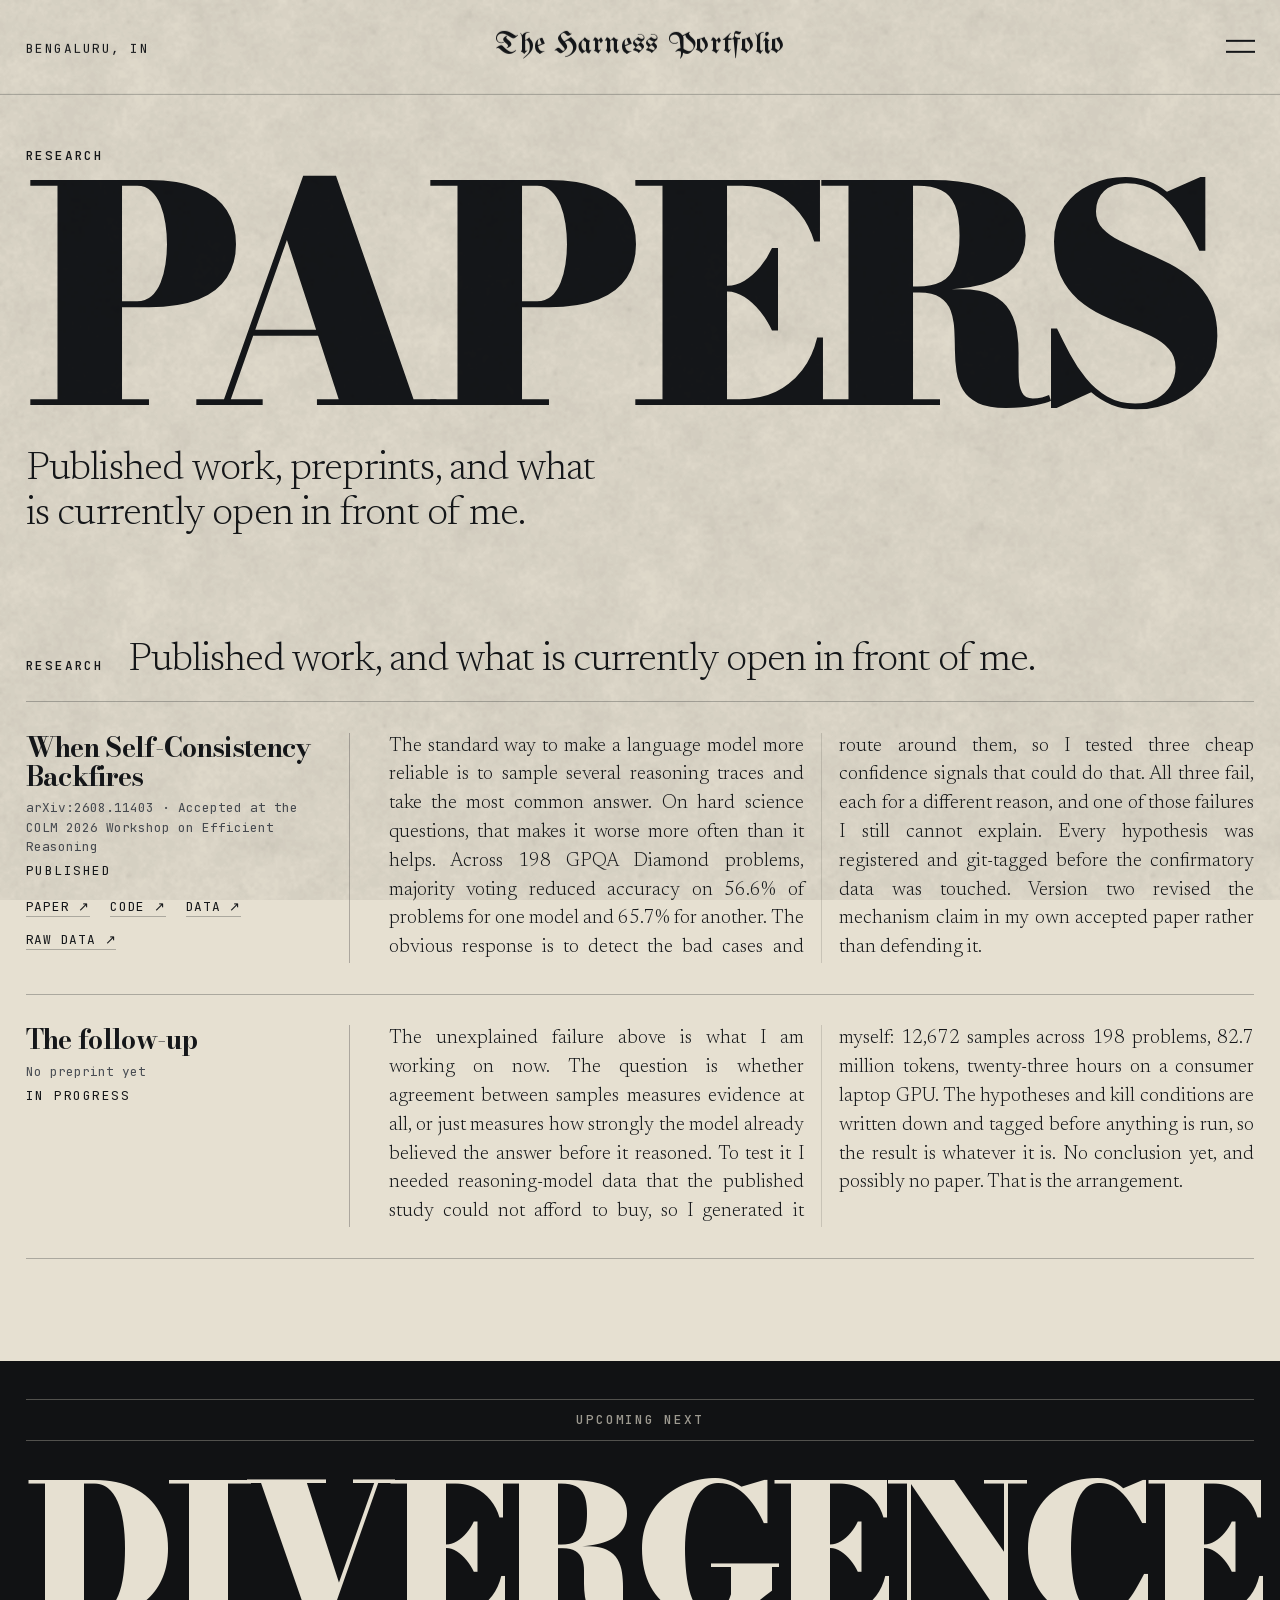
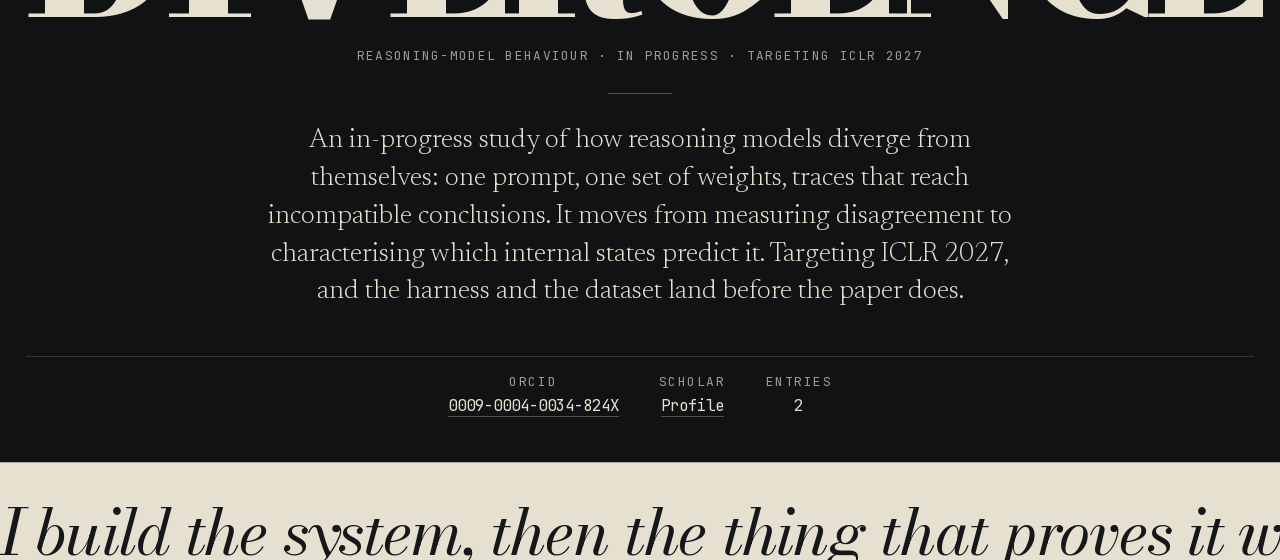
<file: research/index.html>
<!DOCTYPE html><html lang="en" class="bodoni_moda_fea9800b-module___t9ytG__variable bodoni_moda_49b920f5-module__96ow4W__variable newsreader_19a76705-module__pe3p8a__variable jetbrains_mono_57140618-module__JEK3ua__variable unifrakturmaguntia_de403196-module__SjCS9q__variable"><head><meta charSet="utf-8"/><meta name="viewport" content="width=device-width, initial-scale=1"/><link rel="preload" href="/_next/static/media/40a3cd74afdfe30c-s.p.1dczacay52j98.woff2" as="font" crossorigin="" type="font/woff2"/><link rel="preload" href="/_next/static/media/52b5d5098cb87ddd-s.p.3r2y_bth_sjsm.woff2" as="font" crossorigin="" type="font/woff2"/><link rel="preload" href="/_next/static/media/5f402bd2d8eef81a-s.p.40bho2kviej2o.woff2" as="font" crossorigin="" type="font/woff2"/><link rel="preload" href="/_next/static/media/e2d642b99055ff6f-s.p.3d_jy-oqcno8c.woff2" as="font" crossorigin="" type="font/woff2"/><link rel="stylesheet" href="/_next/static/chunks/31duy3jhut_j_.css" data-precedence="next"/><link rel="preload" as="script" fetchPriority="low" href="/_next/static/chunks/310vm2bl3xxpt.js"/><script src="/_next/static/chunks/19mx3mg6lkumu.js" async=""></script><script src="/_next/static/chunks/1mh6a-0e61pyc.js" async=""></script><script src="/_next/static/chunks/344n2zhqbh4pn.js" async=""></script><script src="/_next/static/chunks/turbopack-0td869ukh0v94.js" async=""></script><script src="/_next/static/chunks/3fntmmi971322.js" async=""></script><script src="/_next/static/chunks/0g-u_hslfzjsd.js" async=""></script><script src="/_next/static/chunks/2mxr7h33t2ush.js" async=""></script><script src="/_next/static/chunks/41lqnuv02d4rt.js" async=""></script><meta name="theme-color" content="#e6e0d1"/><title>Research · Utkarsh Bahuguna</title><meta name="description" content="Papers, preprints and work in progress by Utkarsh Bahuguna."/><meta name="author" content="Utkarsh Bahuguna"/><meta property="og:title" content="Utkarsh Bahuguna · Bengaluru, IN"/><meta property="og:description" content="I build systems, then write the harnesses that try to break them."/><meta property="og:image" content="https://utkarshbahuguna.me/placeholders/og-cover.png"/><meta property="og:image:width" content="1200"/><meta property="og:image:height" content="630"/><meta property="og:image:alt" content="Utkarsh Bahuguna, Bengaluru, IN"/><meta property="og:type" content="website"/><meta name="twitter:card" content="summary_large_image"/><meta name="twitter:title" content="Utkarsh Bahuguna · Bengaluru, IN"/><meta name="twitter:description" content="I build systems, then write the harnesses that try to break them."/><meta name="twitter:image" content="https://utkarshbahuguna.me/placeholders/og-cover.png"/><link rel="icon" href="/icon.svg?icon.3ii0vima6olii.svg" sizes="any" type="image/svg+xml"/><meta name="next-size-adjust" content=""/><script>(function(){var d=document.documentElement;d.dataset.js='';var INTRO=true;var reduce=matchMedia('(prefers-reduced-motion: reduce)').matches;d.dataset.motion=reduce?'reduce':'full';try{if(INTRO&&!reduce){d.style.setProperty('--intro-duration','2200ms');d.style.setProperty('--intro-delay','0ms');d.dataset.intro='';d.classList.add('is-scroll-locked');setTimeout(function(){d.removeAttribute('data-intro');d.classList.remove('is-scroll-locked');},2260);}}catch(e){}})();</script><script src="/_next/static/chunks/0cz1d0mv5g_q7.js" noModule=""></script></head><body><div hidden=""><!--$--><!--/$--></div><a class="skip-link" href="#main">Skip to content</a><div class="material-grain" aria-hidden="true" style="background-image:url(/paper.png)"></div><div class="curtain" aria-hidden="true"><svg class="curtain__tear" viewBox="0 0 880 1600" preserveAspectRatio="none" focusable="false"><path d="M202 0L203 3L207 6L211 9L217 12L232 15L252 18L267 21L272 24L270 27L266 30L265 33L264 36L262 39L260 42L258 45L260 48L264 51L266 54L263 57L254 60L244 63L240 66L245 69L254 72L259 75L255 78L245 81L235 84L225 87L217 90L212 93L209 96L208 99L202 102L194 105L189 108L196 111L217 114L243 117L265 120L278 123L284 126L288 129L294 132L303 135L312 138L319 141L321 144L315 147L304 150L297 153L299 156L307 159L315 162L322 165L331 168L346 171L360 174L368 177L370 180L369 183L371 186L374 189L372 192L370 195L371 198L380 201L394 204L408 207L415 210L424 213L434 216L443 219L448 222L445 225L442 228L442 231L449 234L457 237L464 240L466 243L467 246L467 249L466 252L466 255L463 258L460 261L459 264L457 267L452 270L449 273L447 276L451 279L457 282L458 285L449 288L432 291L415 294L404 297L399 300L396 303L396 306L397 309L400 312L405 315L409 318L410 321L409 324L408 327L409 330L414 333L423 336L431 339L434 342L429 345L421 348L416 351L418 354L426 357L435 360L439 363L441 366L445 369L448 372L449 375L445 378L440 381L435 384L433 387L428 390L423 393L420 396L421 399L424 402L427 405L427 408L429 411L431 414L432 417L429 420L419 423L407 426L401 429L404 432L411 435L418 438L418 441L410 444L401 447L397 450L401 453L408 456L414 459L420 462L430 465L443 468L454 471L456 474L456 477L455 480L454 483L448 486L437 489L425 492L417 495L414 498L413 501L412 504L409 507L406 510L403 513L398 516L392 519L386 522L379 525L372 528L358 531L340 534L324 537L316 540L310 543L305 546L304 549L307 552L311 555L316 558L323 561L336 564L353 567L369 570L375 573L370 576L359 579L349 582L346 585L347 588L348 591L345 594L343 597L346 600L349 603L347 606L338 609L329 612L324 615L325 618L329 621L334 624L339 627L345 630L354 633L362 636L366 639L366 642L364 645L361 648L357 651L349 654L340 657L331 660L322 663L310 666L300 669L294 672L295 675L300 678L305 681L304 684L299 687L293 690L291 693L292 696L294 699L296 702L298 705L307 708L320 711L330 714L330 717L323 720L316 723L317 726L329 729L345 732L360 735L369 738L369 741L365 744L361 747L362 750L365 753L368 756L366 759L364 762L364 765L364 768L360 771L354 774L350 777L347 780L348 783L351 786L354 789L355 792L354 795L354 798L354 801L353 804L350 807L348 810L346 813L345 816L337 819L328 822L326 825L333 828L346 831L359 834L363 837L359 840L351 843L347 846L351 849L362 852L374 855L380 858L378 861L374 864L370 867L369 870L365 873L359 876L356 879L358 882L367 885L379 888L386 891L388 894L390 897L391 900L395 903L400 906L405 909L407 912L406 915L401 918L394 921L387 924L377 927L361 930L346 933L337 936L333 939L330 942L326 945L323 948L329 951L336 954L337 957L332 960L327 963L322 966L317 969L312 972L307 975L304 978L298 981L284 984L270 987L263 990L266 993L274 996L281 999L283 1002L279 1005L274 1008L271 1011L277 1014L290 1017L305 1020L317 1023L327 1026L340 1029L353 1032L366 1035L368 1038L365 1041L366 1044L377 1047L388 1050L397 1053L404 1056L414 1059L428 1062L439 1065L444 1068L448 1071L453 1074L457 1077L457 1080L454 1083L451 1086L452 1089L453 1092L453 1095L453 1098L456 1101L465 1104L475 1107L482 1110L483 1113L477 1116L470 1119L465 1122L466 1125L470 1128L474 1131L473 1134L469 1137L465 1140L460 1143L459 1146L464 1149L469 1152L470 1155L468 1158L466 1161L466 1164L466 1167L468 1170L471 1173L473 1176L472 1179L460 1182L446 1185L439 1188L439 1191L439 1194L439 1197L438 1200L443 1203L451 1206L457 1209L457 1212L455 1215L453 1218L453 1221L449 1224L438 1227L426 1230L419 1233L418 1236L420 1239L418 1242L409 1245L393 1248L377 1251L368 1254L369 1257L375 1260L382 1263L386 1266L389 1269L392 1272L395 1275L399 1278L401 1281L403 1284L405 1287L407 1290L407 1293L406 1296L405 1299L402 1302L398 1305L394 1308L394 1311L396 1314L399 1317L401 1320L401 1323L404 1326L407 1329L409 1332L406 1335L402 1338L400 1341L404 1344L413 1347L423 1350L428 1353L426 1356L419 1359L413 1362L413 1365L423 1368L437 1371L448 1374L454 1377L462 1380L471 1383L476 1386L476 1389L472 1392L467 1395L464 1398L459 1401L452 1404L446 1407L438 1410L426 1413L412 1416L404 1419L403 1422L407 1425L411 1428L412 1431L417 1434L424 1437L427 1440L423 1443L418 1446L414 1449L409 1452L404 1455L398 1458L394 1461L393 1464L388 1467L380 1470L377 1473L382 1476L389 1479L396 1482L402 1485L412 1488L428 1491L442 1494L445 1497L442 1500L439 1503L438 1506L439 1509L436 1512L433 1515L433 1518L441 1521L455 1524L467 1527L469 1530L460 1533L446 1536L432 1539L423 1542L411 1545L398 1548L388 1551L382 1554L381 1557L381 1560L379 1563L380 1566L383 1569L390 1572L399 1575L408 1578L417 1581L428 1584L437 1587L444 1590L449 1593L453 1596L453 1600L591 1600L589 1596L584 1593L577 1590L569 1587L558 1584L546 1581L537 1578L528 1575L521 1572L517 1569L517 1566L521 1563L525 1560L527 1557L528 1554L531 1551L537 1548L546 1545L555 1542L564 1539L578 1536L593 1533L602 1530L600 1527L588 1524L575 1521L568 1518L571 1515L578 1512L585 1509L588 1506L593 1503L598 1500L603 1497L601 1494L590 1491L576 1488L569 1485L568 1482L568 1479L570 1476L575 1473L589 1470L606 1467L619 1464L625 1461L632 1458L638 1455L642 1452L646 1449L652 1446L660 1443L668 1440L670 1437L669 1434L668 1431L670 1428L666 1425L662 1422L660 1419L666 1416L676 1413L686 1410L691 1407L696 1404L703 1401L708 1398L713 1395L719 1392L722 1389L720 1386L711 1383L697 1380L683 1377L672 1374L656 1371L640 1368L630 1365L632 1362L641 1359L651 1356L656 1353L653 1350L644 1347L634 1344L630 1341L631 1338L635 1335L638 1332L637 1329L633 1326L627 1323L623 1320L619 1317L613 1314L610 1311L612 1308L620 1305L629 1302L637 1299L641 1296L644 1293L644 1290L641 1287L638 1284L634 1281L630 1278L625 1275L620 1272L614 1269L608 1266L601 1263L591 1260L582 1257L579 1254L585 1251L597 1248L610 1245L616 1242L615 1239L611 1236L609 1233L617 1230L630 1227L642 1224L648 1221L650 1218L651 1215L651 1212L649 1209L640 1206L630 1203L623 1200L622 1197L622 1194L620 1191L619 1188L624 1185L636 1182L647 1179L648 1176L647 1173L646 1170L646 1167L647 1164L648 1161L648 1158L648 1155L643 1152L634 1149L625 1146L621 1143L622 1140L623 1137L623 1134L619 1131L610 1128L601 1125L596 1122L598 1119L604 1116L609 1113L608 1110L599 1107L588 1104L578 1101L574 1098L573 1095L574 1092L573 1089L573 1086L577 1083L579 1080L578 1077L573 1074L567 1071L563 1068L559 1065L549 1062L539 1059L534 1056L533 1053L529 1050L522 1047L513 1044L513 1041L517 1038L516 1035L505 1032L492 1029L480 1026L471 1023L458 1020L442 1017L428 1014L424 1011L427 1008L435 1005L440 1002L439 999L433 996L426 993L425 990L435 987L454 984L476 981L490 978L501 975L513 972L522 969L529 966L535 963L540 960L545 957L544 954L537 951L530 948L530 945L529 942L526 939L523 936L526 933L536 930L549 927L558 924L565 921L572 918L575 915L572 912L563 909L550 906L536 903L525 900L516 897L510 894L504 891L495 888L483 885L474 882L473 879L479 876L486 873L491 870L494 867L500 864L507 861L512 858L509 855L500 852L490 849L485 846L490 843L497 840L502 837L500 834L493 831L485 828L482 825L489 822L500 819L506 816L504 813L502 810L500 807L498 804L495 801L490 798L484 795L477 792L467 789L455 786L443 783L435 780L433 777L436 774L440 771L444 768L444 765L442 762L441 759L438 756L430 753L422 750L416 747L415 744L416 741L414 738L405 735L390 732L374 729L362 726L361 723L368 720L375 717L375 714L365 711L352 708L343 705L341 702L339 699L337 696L336 693L338 690L344 687L349 684L350 681L345 678L340 675L339 672L345 669L356 666L371 663L383 660L393 657L404 654L414 651L422 648L430 645L440 642L448 639L453 636L453 633L452 630L451 627L449 624L446 621L442 618L440 615L444 612L453 609L462 606L463 603L457 600L450 597L449 594L449 591L448 588L450 585L457 582L473 579L490 576L500 573L494 570L477 567L456 564L438 561L427 558L418 555L412 552L408 549L409 546L414 543L420 540L428 537L442 534L458 531L470 528L477 525L483 522L488 519L493 516L494 513L492 510L488 507L484 504L477 501L471 498L469 495L473 492L482 489L493 486L499 483L500 480L501 477L501 474L499 471L488 468L475 465L465 462L459 459L453 456L446 453L442 450L446 447L455 444L463 441L463 438L456 435L449 432L446 429L452 426L467 423L479 420L482 417L481 414L478 411L476 408L475 405L472 402L470 399L471 396L476 393L485 390L494 387L500 384L508 381L517 378L523 375L525 372L523 369L522 366L522 363L521 360L515 357L510 354L510 351L517 348L527 345L533 342L532 339L523 336L512 333L505 330L503 327L502 324L503 321L504 318L504 315L504 312L504 309L505 306L505 303L507 300L511 297L522 294L540 291L557 288L566 285L564 282L555 279L547 276L546 273L547 270L553 267L559 264L569 261L582 258L596 255L607 252L616 249L623 246L628 243L630 240L628 237L624 234L621 231L626 228L634 225L638 222L635 219L626 216L616 213L609 210L604 207L595 204L586 201L582 198L585 195L591 192L593 189L588 186L585 183L582 180L577 177L567 174L551 171L535 168L527 165L522 162L514 159L508 156L506 153L513 150L523 147L529 144L526 141L519 138L511 135L503 132L497 129L493 126L487 123L475 120L453 117L428 114L409 111L403 108L408 105L416 102L423 99L426 96L432 93L441 90L455 87L472 84L488 81L502 78L508 75L505 72L497 69L493 66L498 63L508 60L518 57L521 54L518 51L514 48L511 45L511 42L512 39L513 36L513 33L515 30L518 27L520 24L515 21L498 18L476 15L458 12L448 9L441 6L435 3L433 0Z" fill="var(--curtain-fibre)"></path><path d="M282 0L284 3L287 6L291 9L297 12L311 15L329 18L342 21L344 24L339 27L332 30L327 33L324 36L319 39L314 42L310 45L310 48L312 51L312 54L308 57L298 60L287 63L283 66L288 69L298 72L303 75L300 78L290 81L280 84L270 87L262 90L257 93L255 96L254 99L249 102L242 105L239 108L246 111L267 114L294 117L316 120L329 123L335 126L340 129L346 132L355 135L364 138L372 141L376 144L371 147L362 150L356 153L359 156L367 159L377 162L384 165L394 168L411 171L427 174L436 177L439 180L440 183L443 186L447 189L445 192L441 195L440 198L447 201L458 204L469 207L475 210L482 213L491 216L498 219L501 222L497 225L491 228L489 231L493 234L500 237L504 240L505 243L504 246L502 249L499 252L496 255L491 258L486 261L484 264L481 267L477 270L475 273L475 276L481 279L489 282L491 285L483 288L468 291L451 294L441 297L437 300L435 303L436 306L436 309L439 312L442 315L444 318L444 321L442 324L440 327L440 330L444 333L452 336L459 339L459 342L451 345L441 348L434 351L433 354L439 357L446 360L448 363L449 366L451 369L454 372L454 375L450 378L444 381L439 384L437 387L432 390L426 393L423 396L424 399L427 402L430 405L430 408L432 411L434 414L435 417L432 420L422 423L410 426L404 429L407 432L414 435L420 438L421 441L413 444L404 447L400 450L404 453L410 456L417 459L422 462L432 465L445 468L455 471L457 474L457 477L457 480L455 483L449 486L438 489L426 492L418 495L415 498L414 501L413 504L410 507L407 510L404 513L399 516L393 519L387 522L380 525L373 528L359 531L341 534L325 537L317 540L311 543L306 546L305 549L308 552L312 555L317 558L324 561L337 564L354 567L370 570L377 573L372 576L361 579L352 582L349 585L351 588L352 591L350 594L349 597L353 600L357 603L355 606L348 609L339 612L335 615L337 618L341 621L347 624L351 627L357 630L365 633L373 636L376 639L376 642L373 645L371 648L367 651L360 654L351 657L343 660L334 663L323 666L313 669L308 672L309 675L315 678L320 681L320 684L315 687L310 690L308 693L309 696L311 699L312 702L314 705L323 708L335 711L344 714L343 717L336 720L328 723L329 726L340 729L355 732L370 735L378 738L378 741L374 744L371 747L372 750L376 753L379 756L378 759L377 762L377 765L376 768L372 771L366 774L362 777L359 780L360 783L364 786L367 789L368 792L368 795L368 798L367 801L366 804L363 807L360 810L359 813L358 816L350 819L341 822L339 825L347 828L362 831L375 834L381 837L379 840L374 843L372 846L378 849L392 852L406 855L413 858L413 861L410 864L408 867L407 870L404 873L399 876L395 879L397 882L406 885L418 888L425 891L428 894L430 897L433 900L437 903L444 906L449 909L452 912L450 915L444 918L435 921L427 924L415 927L399 930L383 933L375 936L371 939L368 942L365 945L363 948L369 951L377 954L378 957L373 960L369 963L364 966L359 969L353 972L348 975L343 978L336 981L321 984L306 987L299 990L302 993L310 996L317 999L319 1002L315 1005L309 1008L307 1011L312 1014L325 1017L341 1020L353 1023L363 1026L376 1029L390 1032L402 1035L405 1038L402 1041L403 1044L414 1047L424 1050L433 1053L439 1056L447 1059L460 1062L471 1065L476 1068L480 1071L485 1074L489 1077L490 1080L487 1083L485 1086L485 1089L486 1092L486 1095L486 1098L490 1101L499 1104L510 1107L517 1110L519 1113L513 1116L506 1119L502 1122L504 1125L510 1128L516 1131L516 1134L513 1137L508 1140L504 1143L502 1146L506 1149L509 1152L508 1155L502 1158L498 1161L494 1164L490 1167L488 1170L487 1173L486 1176L482 1179L467 1182L451 1185L442 1188L440 1191L439 1194L439 1197L439 1200L444 1203L453 1206L459 1209L460 1212L459 1215L459 1218L460 1221L457 1224L448 1227L437 1230L431 1233L432 1236L435 1239L435 1242L427 1245L412 1248L397 1251L390 1254L391 1257L398 1260L405 1263L410 1266L415 1269L420 1272L425 1275L431 1278L437 1281L442 1284L448 1287L452 1290L455 1293L458 1296L459 1299L458 1302L455 1305L452 1308L453 1311L458 1314L463 1317L466 1320L468 1323L471 1326L475 1329L477 1332L475 1335L471 1338L470 1341L475 1344L484 1347L495 1350L500 1353L498 1356L491 1359L484 1362L484 1365L494 1368L509 1371L523 1374L531 1377L541 1380L552 1383L558 1386L559 1389L554 1392L546 1395L540 1398L531 1401L521 1404L510 1407L499 1410L482 1413L464 1416L450 1419L445 1422L443 1425L442 1428L439 1431L439 1434L442 1437L442 1440L436 1443L430 1446L424 1449L420 1452L416 1455L412 1458L409 1461L410 1464L406 1467L401 1470L399 1473L405 1476L414 1479L422 1482L429 1485L441 1488L459 1491L474 1494L479 1497L477 1500L475 1503L474 1506L474 1509L471 1512L466 1515L465 1518L472 1521L485 1524L496 1527L497 1530L486 1533L470 1536L455 1539L444 1542L431 1545L417 1548L405 1551L398 1554L395 1557L393 1560L391 1563L390 1566L392 1569L398 1572L407 1575L416 1578L426 1581L437 1584L448 1587L455 1590L461 1593L467 1596L469 1600L477 1600L470 1596L462 1593L455 1590L448 1587L437 1584L426 1581L416 1578L407 1575L399 1572L398 1569L402 1566L409 1563L418 1560L426 1557L432 1554L441 1551L451 1548L462 1545L472 1542L479 1539L491 1536L503 1533L510 1530L505 1527L492 1524L477 1521L470 1518L472 1515L479 1512L486 1509L489 1506L495 1503L502 1500L507 1497L506 1494L494 1491L477 1488L466 1485L458 1482L450 1479L442 1476L436 1473L438 1470L444 1467L447 1464L446 1461L448 1458L453 1455L458 1452L463 1449L470 1446L479 1443L489 1440L492 1437L492 1434L494 1431L499 1428L500 1425L498 1422L498 1419L504 1416L513 1413L521 1410L524 1407L526 1404L531 1401L540 1398L546 1395L554 1392L559 1389L565 1386L567 1383L565 1380L563 1377L562 1374L554 1371L544 1368L536 1365L536 1362L540 1359L543 1356L539 1353L526 1350L508 1347L491 1344L479 1341L475 1338L475 1335L477 1332L477 1329L477 1326L479 1323L482 1320L485 1317L486 1314L487 1311L491 1308L497 1305L502 1302L504 1299L503 1296L500 1293L495 1290L489 1287L482 1284L475 1281L469 1278L462 1275L455 1272L449 1269L443 1266L435 1263L425 1260L415 1257L410 1254L415 1251L427 1248L439 1245L446 1242L446 1239L444 1236L445 1233L454 1230L469 1227L483 1224L490 1221L493 1218L496 1215L499 1212L498 1209L490 1206L479 1203L469 1200L465 1197L461 1194L457 1191L455 1188L460 1185L473 1182L486 1179L491 1176L495 1173L500 1170L508 1167L517 1164L528 1161L539 1158L550 1155L554 1152L552 1149L548 1146L545 1143L543 1140L540 1137L533 1134L524 1131L510 1128L504 1125L502 1122L506 1119L513 1116L519 1113L517 1110L510 1107L499 1104L490 1101L486 1098L486 1095L488 1092L488 1089L489 1086L492 1083L496 1080L499 1077L498 1074L497 1071L497 1068L496 1065L489 1062L481 1059L475 1056L471 1053L464 1050L455 1047L445 1044L443 1041L446 1038L444 1035L432 1032L418 1029L405 1026L395 1023L383 1020L366 1017L352 1014L346 1011L348 1008L353 1005L357 1002L354 999L347 996L339 993L336 990L341 987L354 984L366 981L369 978L369 975L369 972L369 969L370 966L372 963L376 960L379 957L377 954L369 951L363 948L365 945L368 942L371 939L375 936L383 933L399 930L415 927L427 924L435 921L444 918L457 915L465 912L467 909L465 906L461 903L457 900L452 897L448 894L443 891L434 888L420 885L408 882L404 879L406 876L409 873L411 870L411 867L415 864L420 861L422 858L418 855L407 852L397 849L393 846L398 843L404 840L407 837L402 834L390 831L378 828L373 825L378 822L389 819L398 816L400 813L402 810L404 807L405 804L403 801L400 798L395 795L390 792L384 789L377 786L370 783L366 780L367 777L371 774L377 771L381 768L381 765L380 762L382 759L382 756L378 753L374 750L372 747L375 744L379 741L379 738L370 735L355 732L340 729L329 726L328 723L336 720L343 717L344 714L335 711L323 708L314 705L312 702L311 699L312 696L312 693L316 690L323 687L329 684L329 681L324 678L317 675L313 672L316 669L324 666L334 663L343 660L351 657L360 654L367 651L371 648L373 645L376 642L376 639L373 636L365 633L357 630L351 627L347 624L341 621L337 618L335 615L339 612L348 609L355 606L357 603L353 600L350 597L351 594L353 591L352 588L350 585L352 582L361 579L372 576L377 573L370 570L354 567L337 564L324 561L317 558L312 555L308 552L305 549L306 546L311 543L317 540L325 537L341 534L359 531L373 528L380 525L387 522L394 519L404 516L412 513L418 510L422 507L427 504L428 501L428 498L430 495L438 492L449 489L460 486L467 483L469 480L470 477L471 474L469 471L459 468L446 465L437 462L430 459L423 456L416 453L411 450L414 447L422 444L429 441L429 438L422 435L415 432L412 429L418 426L431 423L442 420L445 417L444 414L442 411L440 408L440 405L437 402L434 399L432 396L434 393L439 390L442 387L442 384L445 381L450 378L454 375L454 372L451 369L449 366L448 363L446 360L439 357L433 354L434 351L441 348L451 345L459 342L459 339L452 336L444 333L440 330L440 327L442 324L445 321L446 318L445 315L442 312L440 309L440 306L440 303L443 300L449 297L461 294L479 291L496 288L505 285L503 282L496 279L489 276L489 273L492 270L498 267L502 264L508 261L517 258L525 255L532 252L537 249L540 246L539 243L533 240L521 237L506 234L493 231L491 228L497 225L501 222L498 219L491 216L482 213L475 210L469 207L458 204L452 201L455 198L465 195L477 192L484 189L481 186L479 183L480 180L480 177L475 174L463 171L452 168L446 165L444 162L437 159L431 156L427 153L428 150L430 147L425 144L410 141L391 138L372 135L353 132L340 129L335 126L329 123L316 120L294 117L272 114L258 111L257 108L267 105L281 102L290 99L295 96L299 93L305 90L314 87L326 84L338 81L348 78L353 75L348 72L340 69L335 66L340 63L349 60L355 57L353 54L344 51L332 48L323 45L317 42L319 39L324 36L327 33L332 30L339 27L344 24L345 21L343 18L337 15L334 12L338 9L341 6L343 3L343 0Z" fill="var(--curtain-fleck)"></path><path class="curtain__lift" d="M0 0L202 0L203 3L207 6L211 9L217 12L232 15L252 18L267 21L272 24L270 27L266 30L265 33L264 36L262 39L260 42L258 45L260 48L264 51L266 54L263 57L254 60L244 63L240 66L245 69L254 72L259 75L255 78L245 81L235 84L225 87L217 90L212 93L209 96L208 99L202 102L194 105L189 108L196 111L217 114L243 117L265 120L278 123L284 126L288 129L294 132L303 135L312 138L319 141L321 144L315 147L304 150L297 153L299 156L307 159L315 162L322 165L331 168L346 171L360 174L368 177L370 180L369 183L371 186L374 189L372 192L370 195L371 198L380 201L394 204L408 207L415 210L424 213L434 216L443 219L448 222L445 225L442 228L442 231L449 234L457 237L464 240L466 243L467 246L467 249L466 252L466 255L463 258L460 261L459 264L457 267L452 270L449 273L447 276L451 279L457 282L458 285L449 288L432 291L415 294L404 297L399 300L396 303L396 306L397 309L400 312L405 315L409 318L410 321L409 324L408 327L409 330L414 333L423 336L431 339L434 342L429 345L421 348L416 351L418 354L426 357L435 360L439 363L441 366L445 369L448 372L449 375L445 378L440 381L435 384L433 387L428 390L423 393L420 396L421 399L424 402L427 405L427 408L429 411L431 414L432 417L429 420L419 423L407 426L401 429L404 432L411 435L418 438L418 441L410 444L401 447L397 450L401 453L408 456L414 459L420 462L430 465L443 468L454 471L456 474L456 477L455 480L454 483L448 486L437 489L425 492L417 495L414 498L413 501L412 504L409 507L406 510L403 513L398 516L392 519L386 522L379 525L372 528L358 531L340 534L324 537L316 540L310 543L305 546L304 549L307 552L311 555L316 558L323 561L336 564L353 567L369 570L375 573L370 576L359 579L349 582L346 585L347 588L348 591L345 594L343 597L346 600L349 603L347 606L338 609L329 612L324 615L325 618L329 621L334 624L339 627L345 630L354 633L362 636L366 639L366 642L364 645L361 648L357 651L349 654L340 657L331 660L322 663L310 666L300 669L294 672L295 675L300 678L305 681L304 684L299 687L293 690L291 693L292 696L294 699L296 702L298 705L307 708L320 711L330 714L330 717L323 720L316 723L317 726L329 729L345 732L360 735L369 738L369 741L365 744L361 747L362 750L365 753L368 756L366 759L364 762L364 765L364 768L360 771L354 774L350 777L347 780L348 783L351 786L354 789L355 792L354 795L354 798L354 801L353 804L350 807L348 810L346 813L345 816L337 819L328 822L326 825L333 828L346 831L359 834L363 837L359 840L351 843L347 846L351 849L362 852L374 855L380 858L378 861L374 864L370 867L369 870L365 873L359 876L356 879L358 882L367 885L379 888L386 891L388 894L390 897L391 900L395 903L400 906L405 909L407 912L406 915L401 918L394 921L387 924L377 927L361 930L346 933L337 936L333 939L330 942L326 945L323 948L329 951L336 954L337 957L332 960L327 963L322 966L317 969L312 972L307 975L304 978L298 981L284 984L270 987L263 990L266 993L274 996L281 999L283 1002L279 1005L274 1008L271 1011L277 1014L290 1017L305 1020L317 1023L327 1026L340 1029L353 1032L366 1035L368 1038L365 1041L366 1044L377 1047L388 1050L397 1053L404 1056L414 1059L428 1062L439 1065L444 1068L448 1071L453 1074L457 1077L457 1080L454 1083L451 1086L452 1089L453 1092L453 1095L453 1098L456 1101L465 1104L475 1107L482 1110L483 1113L477 1116L470 1119L465 1122L466 1125L470 1128L474 1131L473 1134L469 1137L465 1140L460 1143L459 1146L464 1149L469 1152L470 1155L468 1158L466 1161L466 1164L466 1167L468 1170L471 1173L473 1176L472 1179L460 1182L446 1185L439 1188L439 1191L439 1194L439 1197L438 1200L443 1203L451 1206L457 1209L457 1212L455 1215L453 1218L453 1221L449 1224L438 1227L426 1230L419 1233L418 1236L420 1239L418 1242L409 1245L393 1248L377 1251L368 1254L369 1257L375 1260L382 1263L386 1266L389 1269L392 1272L395 1275L399 1278L401 1281L403 1284L405 1287L407 1290L407 1293L406 1296L405 1299L402 1302L398 1305L394 1308L394 1311L396 1314L399 1317L401 1320L401 1323L404 1326L407 1329L409 1332L406 1335L402 1338L400 1341L404 1344L413 1347L423 1350L428 1353L426 1356L419 1359L413 1362L413 1365L423 1368L437 1371L448 1374L454 1377L462 1380L471 1383L476 1386L476 1389L472 1392L467 1395L464 1398L459 1401L452 1404L446 1407L438 1410L426 1413L412 1416L404 1419L403 1422L407 1425L411 1428L412 1431L417 1434L424 1437L427 1440L423 1443L418 1446L414 1449L409 1452L404 1455L398 1458L394 1461L393 1464L388 1467L380 1470L377 1473L382 1476L389 1479L396 1482L402 1485L412 1488L428 1491L442 1494L445 1497L442 1500L439 1503L438 1506L439 1509L436 1512L433 1515L433 1518L441 1521L455 1524L467 1527L469 1530L460 1533L446 1536L432 1539L423 1542L411 1545L398 1548L388 1551L382 1554L381 1557L381 1560L379 1563L380 1566L383 1569L390 1572L399 1575L408 1578L417 1581L428 1584L437 1587L444 1590L449 1593L453 1596L453 1600L0 1600Z" fill="var(--curtain-color)" stroke="var(--curtain-shadow)"></path></svg></div><div class="intro-backdrop" aria-hidden="true"></div><div class="shell"><header class="nav"><div class="nav-inner"><div class="nav-row"><div class="nav-block nav-block--l"><button type="button" class="n-text" aria-pressed="false">Bengaluru, IN<span class="sr-only">. Toggles paper mode, which desaturates every image on the page.</span></button></div><a class="nav-head" href="/">The Harness Portfolio</a><div class="nav-block nav-block--r"><button type="button" class="nav-link" aria-expanded="false" aria-controls="site-menu"><span class="nav-lines" aria-hidden="true"><span class="nav-line up"></span><span class="nav-line bottom"></span></span><span class="sr-only">Open menu</span></button></div></div></div><div id="site-menu" class="menu" hidden="" data-open="false" role="dialog" aria-modal="true" aria-label="Site menu"><nav class="menu-w" aria-label="Primary"><a class="menu-link" href="/"><span class="mask"><span class="menu-title t-display">Index</span></span><span class="m-active" data-current="false" aria-hidden="true"></span></a><a class="menu-link" href="/work/"><span class="mask"><span class="menu-title t-display">Work</span></span><span class="m-active" data-current="false" aria-hidden="true"></span></a><a class="menu-link" aria-current="page" href="/research/"><span class="mask"><span class="menu-title t-display">Research</span></span><span class="m-active" data-current="true" aria-hidden="true"></span></a></nav><ul class="menu-socials f-block"><li><a class="f-li" href="https://github.com/u7k4rs6" target="_blank" rel="noopener noreferrer">GitHub</a></li><li><span class="f-li-dot" aria-hidden="true"></span><a class="f-li" href="https://linkedin.com/in/utkarshbahuguna666" target="_blank" rel="noopener noreferrer">LinkedIn</a></li><li><span class="f-li-dot" aria-hidden="true"></span><a class="f-li" href="https://scholar.google.com/citations?user=0ZYBsyoAAAAJ" target="_blank" rel="noopener noreferrer">Scholar</a></li><li><span class="f-li-dot" aria-hidden="true"></span><a class="f-li" href="https://orcid.org/0009-0004-0034-824X" target="_blank" rel="noopener noreferrer">ORCID</a></li></ul></div></header><main id="main"><header class="page-head wrap"><p class="t-eyebrow">Research</p><h1 class="fit page-head__display"><span class="mask" data-reveal="line"><span class="fit-text page-head__line" data-fit-max="300" data-fit-min="14" data-fit-fill="0.998" style="--chars:6">Papers</span></span></h1><p class="page-head__lede" data-reveal="rise">Published work, preprints, and what is currently open in front of me.</p></header><section class="research wrap" aria-labelledby="research-heading"><div class="research__head"><h2 id="research-heading" class="t-eyebrow">Research</h2><p class="research__title">Published work, and what is currently open in front of me.</p></div><ul class="research__list"><li class="research__item" data-reveal="fade"><div class="research__row"><div class="research__aside"><h3 class="research__rowTitle">When Self-Consistency Backfires</h3><p class="research__meta">arXiv:2608.11403 · Accepted at the COLM 2026 Workshop on Efficient Reasoning</p><p class="research__status">Published</p><ul class="research__links"><li><a class="research__link" href="https://arxiv.org/abs/2608.11403" target="_blank" rel="noopener noreferrer">Paper<span aria-hidden="true"> ↗</span></a></li><li><a class="research__link" href="https://github.com/u7k4rs6/Argmax" target="_blank" rel="noopener noreferrer">Code<span aria-hidden="true"> ↗</span></a></li><li><a class="research__link" href="https://doi.org/10.5281/zenodo.21933418" target="_blank" rel="noopener noreferrer">Data<span aria-hidden="true"> ↗</span></a></li><li><a class="research__link" href="https://doi.org/10.5281/zenodo.21933422" target="_blank" rel="noopener noreferrer">Raw data<span aria-hidden="true"> ↗</span></a></li></ul></div><p class="research__body">The standard way to make a language model more reliable is to sample several reasoning traces and take the most common answer. On hard science questions, that makes it worse more often than it helps. Across 198 GPQA Diamond problems, majority voting reduced accuracy on 56.6% of problems for one model and 65.7% for another. The obvious response is to detect the bad cases and route around them, so I tested three cheap confidence signals that could do that. All three fail, each for a different reason, and one of those failures I still cannot explain. Every hypothesis was registered and git-tagged before the confirmatory data was touched. Version two revised the mechanism claim in my own accepted paper rather than defending it.</p></div></li><li class="research__item" data-reveal="fade"><div class="research__row"><div class="research__aside"><h3 class="research__rowTitle">The follow-up</h3><p class="research__meta">No preprint yet</p><p class="research__status">In progress</p></div><p class="research__body">The unexplained failure above is what I am working on now. The question is whether agreement between samples measures evidence at all, or just measures how strongly the model already believed the answer before it reasoned. To test it I needed reasoning-model data that the published study could not afford to buy, so I generated it myself: 12,672 samples across 198 problems, 82.7 million tokens, twenty-three hours on a consumer laptop GPU. The hypotheses and kill conditions are written down and tagged before anything is run, so the result is whatever it is. No conclusion yet, and possibly no paper. That is the arrangement.</p></div></li></ul></section><section class="research-live wrap" aria-labelledby="live-heading"><p class="t-eyebrow research-live__kicker">Upcoming Next</p><h2 id="live-heading" class="research-live__title fit" data-reveal="fade"><span class="fit-text research-live__word" data-fit-max="320" data-fit-min="14" data-fit-fill="0.998" style="--chars:10">Divergence</span></h2><p class="research-live__meta" data-reveal="fade">Reasoning-model behaviour<!-- --> · <!-- -->In progress<!-- --> · targeting <!-- -->ICLR 2027</p><p class="research-live__body" data-reveal="fade">An in-progress study of how reasoning models diverge from themselves: one prompt, one set of weights, traces that reach incompatible conclusions. It moves from measuring disagreement to characterising which internal states predict it. Targeting ICLR 2027, and the harness and the dataset land before the paper does.</p><dl class="research-live__ids" data-reveal="fade"><div><dt>ORCID</dt><dd><a href="https://orcid.org/0009-0004-0034-824X" target="_blank" rel="noopener noreferrer">0009-0004-0034-824X</a></dd></div><div><dt>Scholar</dt><dd><a href="https://scholar.google.com/citations?user=0ZYBsyoAAAAJ" target="_blank" rel="noopener noreferrer">Profile</a></dd></div><div><dt>Entries</dt><dd>2</dd></div></dl></section><!--$--><!--/$--></main><footer class="footer"><div class="marquee"><div class="marquee__inner" style="--marquee-chars:380"><div class="marquee__copy"><span class="marquee__unit"><span class="marquee__phrase">I build the system, then the thing that proves it wrong</span><span class="marquee__slab">Build, Break, Prove</span></span><span class="marquee__unit"><span class="marquee__phrase">A bug that only appears sometimes has not been found</span><span class="marquee__slab">Same seed, same crash</span></span><span class="marquee__unit"><span class="marquee__phrase">The harness is not scaffolding, it is the deliverable</span><span class="marquee__slab">The Harness</span></span><span class="marquee__unit"><span class="marquee__phrase">Deterministic enough to hand to somebody else</span><span class="marquee__slab">Reproducible</span></span><span class="marquee__unit"><span class="marquee__phrase">Worth exactly what the adversary failed to break</span><span class="marquee__slab">Falsifiable</span></span><span class="marquee__unit"><span class="marquee__phrase">Order books, kernels, CRDTs, inference engines</span><span class="marquee__slab">Systems</span></span></div><div class="marquee__copy" aria-hidden="true"><span class="marquee__unit"><span class="marquee__phrase">I build the system, then the thing that proves it wrong</span><span class="marquee__slab">Build, Break, Prove</span></span><span class="marquee__unit"><span class="marquee__phrase">A bug that only appears sometimes has not been found</span><span class="marquee__slab">Same seed, same crash</span></span><span class="marquee__unit"><span class="marquee__phrase">The harness is not scaffolding, it is the deliverable</span><span class="marquee__slab">The Harness</span></span><span class="marquee__unit"><span class="marquee__phrase">Deterministic enough to hand to somebody else</span><span class="marquee__slab">Reproducible</span></span><span class="marquee__unit"><span class="marquee__phrase">Worth exactly what the adversary failed to break</span><span class="marquee__slab">Falsifiable</span></span><span class="marquee__unit"><span class="marquee__phrase">Order books, kernels, CRDTs, inference engines</span><span class="marquee__slab">Systems</span></span></div><div class="marquee__copy" aria-hidden="true"><span class="marquee__unit"><span class="marquee__phrase">I build the system, then the thing that proves it wrong</span><span class="marquee__slab">Build, Break, Prove</span></span><span class="marquee__unit"><span class="marquee__phrase">A bug that only appears sometimes has not been found</span><span class="marquee__slab">Same seed, same crash</span></span><span class="marquee__unit"><span class="marquee__phrase">The harness is not scaffolding, it is the deliverable</span><span class="marquee__slab">The Harness</span></span><span class="marquee__unit"><span class="marquee__phrase">Deterministic enough to hand to somebody else</span><span class="marquee__slab">Reproducible</span></span><span class="marquee__unit"><span class="marquee__phrase">Worth exactly what the adversary failed to break</span><span class="marquee__slab">Falsifiable</span></span><span class="marquee__unit"><span class="marquee__phrase">Order books, kernels, CRDTs, inference engines</span><span class="marquee__slab">Systems</span></span></div></div><div class="marquee__static"><p class="marquee__staticPhrase">Build something that has to be right</p><ul class="marquee__staticLines"><li><span class="marquee__staticLine">I build the system, then the thing that proves it wrong</span><span class="marquee__slab">Build, Break, Prove</span></li><li><span class="marquee__staticLine">A bug that only appears sometimes has not been found</span><span class="marquee__slab">Same seed, same crash</span></li><li><span class="marquee__staticLine">The harness is not scaffolding, it is the deliverable</span><span class="marquee__slab">The Harness</span></li><li><span class="marquee__staticLine">Deterministic enough to hand to somebody else</span><span class="marquee__slab">Reproducible</span></li><li><span class="marquee__staticLine">Worth exactly what the adversary failed to break</span><span class="marquee__slab">Falsifiable</span></li><li><span class="marquee__staticLine">Order books, kernels, CRDTs, inference engines</span><span class="marquee__slab">Systems</span></li></ul></div></div><div class="footer__info wrap"><div class="footer__col"><span class="footer__mark">Utkarsh Bahuguna<!-- -->©</span><span class="footer__year">2026</span><img class="footer__seal" src="/placeholders/seal-mark.webp" alt="Colophon seal: a printer’s registration target, a crosshair and centre dot inside a notched bezel and a heavy outer ring." width="320" height="320" loading="lazy" decoding="async"/><a class="footer__colophon" href="/colophon/">Colophon</a></div><ul class="footer__socials"><li><a class="f-li" href="https://github.com/u7k4rs6" target="_blank" rel="noopener noreferrer">GitHub</a></li><li><span class="f-li-dot" aria-hidden="true"></span><a class="f-li" href="https://linkedin.com/in/utkarshbahuguna666" target="_blank" rel="noopener noreferrer">LinkedIn</a></li><li><span class="f-li-dot" aria-hidden="true"></span><a class="f-li" href="https://scholar.google.com/citations?user=0ZYBsyoAAAAJ" target="_blank" rel="noopener noreferrer">Scholar</a></li><li><span class="f-li-dot" aria-hidden="true"></span><a class="f-li" href="https://orcid.org/0009-0004-0034-824X" target="_blank" rel="noopener noreferrer">ORCID</a></li></ul></div><p class="sr-only">Utkarsh Bahuguna<!-- -->, <!-- -->Bengaluru, IN<!-- -->. <!-- -->CS undergraduate, BITS Pilani<!-- -->.</p></footer></div><script>(function(){try{
var e=document.querySelectorAll('.fit-text');if(!e.length)return;var i,a=[],m=[];
for(i=0;i<e.length;i++){e[i].style.fontSize='100px'}
for(i=0;i<e.length;i++){a[i]=e[i].parentElement?e[i].parentElement.clientWidth:0;m[i]=e[i].offsetWidth}
for(i=0;i<e.length;i++){var d=e[i].dataset,f=parseFloat(d.fitFill||'0.998'),
x=parseFloat(d.fitMax||'460'),n=parseFloat(d.fitMin||'14');
e[i].style.fontSize=(a[i]>0&&m[i]>0)?Math.floor(Math.min(Math.max(a[i]*f*100/m[i],n),x))+'px':''}
}catch(_){}})();
(function(){try{
var d=document.documentElement;if(!d.hasAttribute('data-intro'))return;
var s=document.querySelector('.shell'),L=(s?s.clientHeight:innerHeight)+innerHeight*0.25,
r=document.querySelectorAll('[data-reveal]'),i;
for(i=0;i<r.length;i++){var t=0,p=r[i];while(p){t+=p.offsetTop;p=p.offsetParent}
if(t<L)r[i].setAttribute('data-settled','')}
}catch(_){}})();</script><script src="/_next/static/chunks/310vm2bl3xxpt.js" id="_R_" async=""></script><script>(self.__next_f=self.__next_f||[]).push([0])</script><script>self.__next_f.push([1,"1:\"$Sreact.fragment\"\n2:I[47420,[\"/_next/static/chunks/3fntmmi971322.js\",\"/_next/static/chunks/0g-u_hslfzjsd.js\",\"/_next/static/chunks/2mxr7h33t2ush.js\"],\"default\"]\n3:I[4532,[\"/_next/static/chunks/3fntmmi971322.js\",\"/_next/static/chunks/0g-u_hslfzjsd.js\",\"/_next/static/chunks/2mxr7h33t2ush.js\"],\"default\"]\n4:I[74546,[\"/_next/static/chunks/3fntmmi971322.js\",\"/_next/static/chunks/0g-u_hslfzjsd.js\",\"/_next/static/chunks/2mxr7h33t2ush.js\"],\"default\"]\n5:I[66357,[\"/_next/static/chunks/3fntmmi971322.js\",\"/_next/static/chunks/0g-u_hslfzjsd.js\",\"/_next/static/chunks/2mxr7h33t2ush.js\"],\"default\"]\n6:I[38025,[\"/_next/static/chunks/3fntmmi971322.js\",\"/_next/static/chunks/0g-u_hslfzjsd.js\",\"/_next/static/chunks/2mxr7h33t2ush.js\"],\"default\"]\n7:I[42724,[\"/_next/static/chunks/3fntmmi971322.js\",\"/_next/static/chunks/0g-u_hslfzjsd.js\",\"/_next/static/chunks/2mxr7h33t2ush.js\"],\"default\"]\n8:I[39756,[\"/_next/static/chunks/3fntmmi971322.js\",\"/_next/static/chunks/0g-u_hslfzjsd.js\",\"/_next/static/chunks/2mxr7h33t2ush.js\"],\"default\"]\n9:I[37457,[\"/_next/static/chunks/3fntmmi971322.js\",\"/_next/static/chunks/0g-u_hslfzjsd.js\",\"/_next/static/chunks/2mxr7h33t2ush.js\"],\"default\"]\na:I[59095,[\"/_next/static/chunks/3fntmmi971322.js\",\"/_next/static/chunks/0g-u_hslfzjsd.js\",\"/_next/static/chunks/2mxr7h33t2ush.js\",\"/_next/static/chunks/41lqnuv02d4rt.js\"],\"default\"]\nb:I[10414,[\"/_next/static/chunks/3fntmmi971322.js\",\"/_next/static/chunks/0g-u_hslfzjsd.js\",\"/_next/static/chunks/2mxr7h33t2ush.js\",\"/_next/static/chunks/41lqnuv02d4rt.js\"],\"default\"]\nc:I[22016,[\"/_next/static/chunks/3fntmmi971322.js\",\"/_next/static/chunks/0g-u_hslfzjsd.js\",\"/_next/static/chunks/2mxr7h33t2ush.js\",\"/_next/static/chunks/41lqnuv02d4rt.js\"],\"\"]\n19:I[68027,[\"/_next/static/chunks/3fntmmi971322.js\",\"/_next/static/chunks/0g-u_hslfzjsd.js\",\"/_next/static/chunks/2mxr7h33t2ush.js\"],\"default\",1]\n:HL[\"/_next/static/chunks/31duy3jhut_j_.css\",\"style\"]\n:HL[\"/_next/static/media/40a3cd74afdfe30c-s.p.1dczacay52j98.woff2\",\"font\",{\"crossOrigin\":\"\",\"type\":\"font/woff2\"}]\n:HL[\"/_next/static/media/52b5d5098cb87ddd-s.p.3r2y_bth_sjsm.woff2\",\"font\",{\"crossOrigin\":\"\",\"type\":\"font/woff2\"}]\n:HL[\"/_next/static/media/5f402bd2d8eef81a-s.p.40bho2kviej2o.woff2\",\"font\",{\"crossOrigin\":\"\",\"type\":\"font/woff2\"}]\n:HL[\"/_next/static/media/e2d642b99055ff6f-s.p.3d_jy-oqcno8c.woff2\",\"font\",{\"crossOrigin\":\"\",\"type\":\"font/woff2\"}]\n17:X\n0:{\"P\":null,\"c\":[\"\",\"research\",\"\"],\"q\":\"\",\"i\":false,\"f\":[[[\"\",{\"children\":[\"research\",{\"children\":[\"__PAGE__\",{},\"$undefined\",\"$undefined\",4608]},\"$undefined\",\"$undefined\",4608]},\"$undefined\",\"$undefined\",4624],[[\"$\",\"$1\",\"c\",{\"children\":[[[\"$\",\"link\",\"0\",{\"rel\":\"stylesheet\",\"href\":\"/_next/static/chunks/31duy3jhut_j_.css\",\"precedence\":\"next\",\"crossOrigin\":\"$undefined\",\"nonce\":\"$undefined\"}],[\"$\",\"script\",\"script-0\",{\"src\":\"/_next/static/chunks/3fntmmi971322.js\",\"async\":true,\"nonce\":\"$undefined\"}],[\"$\",\"script\",\"script-1\",{\"src\":\"/_next/static/chunks/0g-u_hslfzjsd.js\",\"async\":true,\"nonce\":\"$undefined\"}],[\"$\",\"script\",\"script-2\",{\"src\":\"/_next/static/chunks/2mxr7h33t2ush.js\",\"async\":true,\"nonce\":\"$undefined\"}]],[\"$\",\"html\",null,{\"lang\":\"en\",\"className\":\"bodoni_moda_fea9800b-module___t9ytG__variable bodoni_moda_49b920f5-module__96ow4W__variable newsreader_19a76705-module__pe3p8a__variable jetbrains_mono_57140618-module__JEK3ua__variable unifrakturmaguntia_de403196-module__SjCS9q__variable\",\"suppressHydrationWarning\":true,\"children\":[[\"$\",\"head\",null,{\"children\":[\"$\",\"script\",null,{\"dangerouslySetInnerHTML\":{\"__html\":\"(function(){var d=document.documentElement;d.dataset.js='';var INTRO=true;var reduce=matchMedia('(prefers-reduced-motion: reduce)').matches;d.dataset.motion=reduce?'reduce':'full';try{if(INTRO\u0026\u0026!reduce){d.style.setProperty('--intro-duration','2200ms');d.style.setProperty('--intro-delay','0ms');d.dataset.intro='';d.classList.add('is-scroll-locked');setTimeout(function(){d.removeAttribute('data-intro');d.classList.remove('is-scroll-locked');},2260);}}catch(e){}})();\"}}]}],[\"$\",\"body\",null,{\"children\":[[\"$\",\"a\",null,{\"className\":\"skip-link\",\"href\":\"#main\",\"children\":\"Skip to content\"}],[\"$\",\"$L2\",null,{}],[\"$\",\"$L3\",null,{}],[\"$\",\"$L4\",null,{}],[\"$\",\"$L5\",null,{}],[\"$\",\"$L6\",null,{}],[\"$\",\"div\",null,{\"className\":\"shell\",\"children\":[[\"$\",\"$L7\",null,{}],[\"$\",\"main\",null,{\"id\":\"main\",\"children\":[\"$\",\"$L8\",null,{\"parallelRouterKey\":\"children\",\"error\":\"$undefined\",\"errorStyles\":\"$undefined\",\"errorScripts\":\"$undefined\",\"template\":[\"$\",\"$L9\",null,{}],\"templateStyles\":\"$undefined\",\"templateScripts\":\"$undefined\",\"notFound\":[[\"$\",\"$La\",null,{\"as\":\"section\",\"className\":\"page-head wrap notfound\",\"children\":[[\"$\",\"p\",null,{\"className\":\"t-eyebrow\",\"children\":\"404\"}],[\"$\",\"h1\",null,{\"className\":\"fit page-head__display\",\"children\":[\"$\",\"span\",null,{\"className\":\"mask\",\"data-reveal\":\"line\",\"children\":[\"$\",\"$Lb\",null,{\"className\":\"page-head__line\",\"text\":\"Not found\",\"max\":300}]}]}],[\"$\",\"p\",null,{\"className\":\"page-head__lede\",\"data-reveal\":\"rise\",\"children\":\"That page does not exist. Nothing here is broken; the address simply does not resolve.\"}],[\"$\",\"ul\",null,{\"className\":\"notfound__links\",\"data-reveal\":\"fade\",\"children\":[[\"$\",\"li\",\"/\",{\"children\":[\"$\",\"$Lc\",null,{\"href\":\"/\",\"children\":\"Index\"}]}],[\"$\",\"li\",\"/work\",{\"children\":[\"$\",\"$Lc\",null,{\"href\":\"/work\",\"children\":\"Work\"}]}],[\"$\",\"li\",\"/research\",{\"children\":[\"$\",\"$Lc\",null,{\"href\":\"/research\",\"children\":\"Research\"}]}]]}],[\"$\",\"p\",null,{\"className\":\"notfound__sig\",\"data-reveal\":\"fade\",\"children\":[\"Utkarsh Bahuguna\",\", \",\"Bengaluru, IN\"]}]]}],[]],\"forbidden\":\"$undefined\",\"unauthorized\":\"$undefined\"}]}],[\"$\",\"footer\",null,{\"className\":\"footer\",\"children\":[[\"$\",\"div\",null,{\"className\":\"marquee\",\"children\":[[\"$\",\"div\",null,{\"className\":\"marquee__inner\",\"style\":{\"--marquee-chars\":380},\"children\":[[\"$\",\"div\",\"0\",{\"className\":\"marquee__copy\",\"aria-hidden\":\"$undefined\",\"children\":[[\"$\",\"span\",\"Build, Break, Prove\",{\"className\":\"marquee__unit\",\"children\":[[\"$\",\"span\",null,{\"className\":\"marquee__phrase\",\"children\":\"I build the system, then the thing that proves it wrong\"}],[\"$\",\"span\",null,{\"className\":\"marquee__slab\",\"children\":\"Build, Break, Prove\"}]]}],[\"$\",\"span\",\"Same seed, same crash\",{\"className\":\"marquee__unit\",\"children\":[[\"$\",\"span\",null,{\"className\":\"marquee__phrase\",\"children\":\"A bug that only appears sometimes has not been found\"}],[\"$\",\"span\",null,{\"className\":\"marquee__slab\",\"children\":\"Same seed, same crash\"}]]}],[\"$\",\"span\",\"The Harness\",{\"className\":\"marquee__unit\",\"children\":[[\"$\",\"span\",null,{\"className\":\"marquee__phrase\",\"children\":\"The harness is not scaffolding, it is the deliverable\"}],[\"$\",\"span\",null,{\"className\":\"marquee__slab\",\"children\":\"The Harness\"}]]}],[\"$\",\"span\",\"Reproducible\",{\"className\":\"marquee__unit\",\"children\":[[\"$\",\"span\",null,{\"className\":\"marquee__phrase\",\"children\":\"Deterministic enough to hand to somebody else\"}],[\"$\",\"span\",null,{\"className\":\"marquee__slab\",\"children\":\"Reproducible\"}]]}],[\"$\",\"span\",\"Falsifiable\",{\"className\":\"marquee__unit\",\"children\":[[\"$\",\"span\",null,{\"className\":\"marquee__phrase\",\"children\":\"Worth exactly what the adversary failed to break\"}],\"$Ld\"]}],\"$Le\"]}],\"$Lf\",\"$L10\"]}],\"$L11\"]}],\"$L12\",\"$L13\"]}]]}],\"$L14\"]}]]}]]}],{\"children\":[\"$L15\",{\"children\":[\"$L16\",{},null,false,null]},null,false,\"$17\"]},null,false,null],\"$L18\",false]],\"m\":\"$undefined\",\"G\":[\"$19\",[\"$L1a\"]],\"S\":true,\"h\":null,\"r\":\"$undefined\",\"s\":\"$undefined\",\"a\":\"$undefined\",\"l\":\"$undefined\",\"p\":\"$undefined\",\"d\":\"$undefined\",\"b\":\"4zsPXtud02RkGyuCbuo6M\"}\n1e:I[97367,[\"/_next/static/chunks/3fntmmi971322.js\",\"/_next/static/chunks/0g-u_hslfzjsd.js\",\"/_next/static/chunks/2mxr7h33t2ush.js\"],\"ViewportBoundary\"]\n20:I[97367,[\"/_next/static/chunks/3fntmmi971322.js\",\"/_next/static/chunks/0g-u_hslfzjsd.js\",\"/_next/static/chunks/2mxr7h33t2ush.js\"],\"MetadataBoundary\"]\n21:\"$Sreact.suspense\"\nd:[\"$\",\"span\",null,{\"className\":\"marquee__slab\",\"children\":\"Falsifiable\"}]\ne:[\"$\",\"span\",\"Systems\",{\"className\":\"marquee__unit\",\"children\":[[\"$\",\"span\",null,{\"className\":\"marquee__phrase\",\"children\":\"Order books, kernels, CRDTs, inference engines\"}],[\"$\",\"span\",null,{\"className\":\"marquee__slab\",\"children\":\"Systems\"}]]}]\nf:[\"$\",\"div\",\"1\",{\"className\":\"marquee__copy\",\"aria-hidden\":true,\"children\":[[\"$\",\"span\",\"Build, Break, Prove\",{\"className\":\"marquee__unit\",\"children\":[[\"$\",\"span\",null,{\"className\":\"marquee__phrase\",\"children\":\"I build the system, then the thing that proves it wrong\"}],[\"$\",\"span\",null,{\"className\":\"marquee__slab\",\"children\":\"Build, Break, Prove\"}]]}],[\"$\",\"span\",\"Same seed, same crash\",{\"className\":\"marquee__unit\",\"children\":[[\"$\",\"span\",null,{\"className\":\"marquee__phrase\",\"children\":\"A bug that only appears sometimes has not been found\"}],[\"$\",\"span\",null,{\"className\":\"marquee__slab\",\"children\":\"Same seed, same crash\"}]]}],[\"$\",\"span\",\"The Harness\",{\"className\":\"marquee__unit\",\"children\":[[\"$\",\"span\",null,{\"className\":\"marquee__phrase\",\"children\":\"The harness is not scaffolding, it is the deliverable\"}],[\"$\",\"span\",null,{\"className\":\"marquee__slab\",\"children\":\"The Harness\"}]]}],[\"$\",\"span\",\"Reproducible\",{\"className\":\"marquee__unit\",\"children\":[[\"$\",\"span\",null,{\"className\":\"marquee__phrase\",\"children\":\"Deterministic enough to hand to somebody else\"}],[\"$\",\"span\",null,{\"className\":\"marquee__slab\",\"children\":\"Reproducible\"}]]}],[\"$\",\"span\",\"Falsifiable\",{\"className\":\"marquee__unit\",\"children\":[[\"$\",\"span\",null,{\"className\":\"marquee__phrase\",\"children\":\"Worth exactly what the adversary failed to break\"}],[\"$\",\"span\",null,{\"className\":\"marquee__slab\",\"children\":\"Falsifiable\"}]]}],[\"$\",\"span\",\"Systems\",{\"className\":\"marquee__unit\",\"children\":[[\"$\",\"span\",null,{\"className\":\"marquee__phrase\",\"children\":\"Order books, kernels, CRDTs, inference engines\"}],[\"$\",\"span\",null,{\"className\":\"marquee__slab\",\"children\":\"Systems\"}]]}]]}]\n10:[\"$\",\"div\",\"2\",{\"className\":\"marquee__copy\",\"aria-hidden\":true,\"children\":[[\"$\",\"span\",\"Build, Break, Prove\",{\"className\":\"marquee__unit\",\"children\":[[\"$\",\"span\",null,{\"className\":\"marquee__phrase\",\"children\":\"I build the system, then the thing that proves it wrong\"}],[\"$\",\"span\",null,{\"className\":\"marquee__slab\",\"children\":\"Build, Break, Prove\"}]]}],[\"$\",\"span\",\"Same seed, same crash\",{\"className\":\"marquee__unit\",\"children\":[[\"$\",\"span\",null,{\"className\":\"marquee__phrase\",\"children\":\"A bug that only appears sometimes has not been found\"}],[\"$\",\"span\",null,{\"className\":\"marquee__slab\",\"children\":\"Same seed, same crash\"}]]}],[\"$\",\"span\",\"The Harness\",{\"className\":\"marquee__unit\",\"children\":[[\"$\",\"span\",null,{\"className\":\"marquee__phrase\",\"children\":\"The harness is not scaffolding, it is the deliverable\"}],[\"$\",\"span\",null,{\"className\":\"marquee__slab\",\"children\":\"The Harness\"}]]}],[\"$\",\"span\",\"Reproducible\",{\"className\":\"marquee__unit\",\"children\":[[\"$\",\"span\",null,{\"className\":\"marquee__phrase\",\"children\":\"Deterministic enough to hand to somebody else\"}],[\"$\",\"span\",null,{\"className\":\"marquee__slab\",\"children\":\"Reproducible\"}]]}],[\"$\",\"span\",\"Falsifiable\",{\"className\":\"marquee__unit\",\"children\":[[\"$\",\"span\",null,{\"className\":\"marquee__phrase\",\"children\":\"Worth exactly what the adversary failed to break\"}],[\"$\",\"span\",null,{\"className\":\"marquee__slab\",\"children\":\"Falsifiable\"}]]}],[\"$\",\"span\",\"Systems\",{\"className\":\"marquee__unit\",\"children\":[[\"$\",\"span\",null,{\"className\":\"marquee__phrase\",\"children\":\"Order books, kernels, CRDTs, inference engines\"}],[\"$\",\"span\",null,{\"className\":\"marquee__slab\",\"children\":\"Systems\"}]]}]]}]\n11:[\"$\",\"div\",null,{\"className\":\"marquee__static\",\"children\":[[\"$\",\"p\",null,{\"className\":\"marquee__staticPhrase\",\"children\":\"Build something that has to be right\"}],[\"$\",\"ul\",null,{\"className\":\"marquee__staticLines\",\"children\":[[\"$\",\"li\",\"Build, Break, Prove\",{\"children\":[[\"$\",\"span\",null,{\"className\":\"marquee__staticLine\",\"children\":\"I build the system, then the thing that proves it wrong\"}],[\"$\",\"span\",null,{\"className\":\"marquee__slab\",\"children\":\"Build, Break, Prove\"}]]}],[\"$\",\"li\",\"Same seed, same crash\",{\"children\":[[\"$\",\"span\",null,{\"className\":\"marquee__staticLine\",\"children\":\"A bug that only appears sometimes has not been found\"}],[\"$\",\"span\",null,{\"className\":\"marquee__slab\",\"children\":\"Same seed, same crash\"}]]}],[\"$\",\"li\",\"The Harness\",{\"children\":[[\"$\",\"span\",null,{\"className\":\"marquee__staticLine\",\"children\":\"The harness is not scaffolding, it is the deliverable\"}],[\"$\",\"span\",null,{\"className\":\"marquee__slab\",\"children\":\"The Harness\"}]]}],[\"$\",\"li\",\"Reproducible\",{\"children\":[[\"$\",\"span\",null,{\"className\":\"marquee__staticLine\",\"children\":\"Deterministic enough to hand to somebody else\"}],[\"$\",\"span\",null,{\"className\":\"marquee__slab\",\"children\":\"Reproducible\"}]]}],[\"$\",\"li\",\"Falsifiable\",{\"children\":[[\"$\",\"span\",null,{\"className\":\"marquee__staticLine\",\"children\":\"Worth exactly what the adversary failed to break\"}],[\"$\",\"span\",null,{\"className\":\"marquee__slab\",\"children\":\"Falsifiable\"}]]}],[\"$\",\"li\",\"Systems\",{\"children\":[[\"$\",\"span\",null,{\"className\":\"marquee__staticLine\",\"children\":\"Order books, kernels, CRDTs, inference engines\"}],[\"$\",\"span\",null,{\"className\":\"marquee__slab\",\"children\":\"Systems\"}]]}]]}]]}]\n12:[\"$\",\"div\",null,{\"className\":\"footer__info wrap\",\"children\":[[\"$\",\"div\",null,{\"className\":\"footer__col\",\"children\":[[\"$\",\"span\",null,{\"className\":\"footer__mark\",\"children\":[\"Utkarsh Bahuguna\",\"©\"]}],[\"$\",\"span\",null,{\"className\":\"footer__year\",\"children\":2026}],[\"$\",\"img\",null,{\"className\":\"footer__seal\",\"src\":\"/placeholders/seal-mark.webp\",\"alt\":\"Colophon seal: a printer’s registration target, a crosshair and centre dot inside a notched bezel and a heavy outer ring.\",\"width\":320,\"height\":320,\"loading\":\"lazy\",\"decoding\":\"async\"}],[\"$\",\"$Lc\",null,{\"className\":\"footer__colophon\",\"href\":\"/colophon\",\"children\":\"Colophon\"}]]}],[\"$\",\"ul\",null,{\"className\":\"footer__socials\",\"children\":[[\"$\",\"li\",\"https://github.com/u7k4rs6\",{\"children\":[false,[\"$\",\"a\",null,{\"className\":\"f-li\",\"href\":\"https://github.com/u7k4rs6\",\"target\":\"_blank\",\"rel\":\"noopener noreferrer\",\"children\":\"GitHub\"}]]}],[\"$\",\"li\",\"https://linkedin.com/in/utkarshbahuguna666\",{\"children\":[[\"$\",\"span\",null,{\"className\":\"f-li-dot\",\"aria-hidden\":\"true\"}],[\"$\",\"a\",null,{\"className\":\"f-li\",\"href\":\"https://linkedin.com/in/utkarshbahuguna666\",\"target\":\"_blank\",\"rel\":\"noopener noreferrer\",\"children\":\"LinkedIn\"}]]}],[\"$\",\"li\",\"https://scholar.google.com/citations?user=0ZYBsyoAAAAJ\",{\"children\":[[\"$\",\"span\",null,{\"className\":\"f-li-dot\",\"aria-hidden\":\"true\"}],[\"$\",\"a\",null,{\"className\":\"f-li\",\"href\":\"https://scholar.google.com/citations?user=0ZYBsyoAAAAJ\",\"target\":\"_blank\",\"rel\":\"noopener noreferrer\",\"children\":\"Scholar\"}]]}],[\"$\",\"li\",\"https://orcid.org/0009-0004-0034-824X\",{\"children\":[[\"$\",\"span\",null,{\"className\":\"f-li-dot\",\"aria-hidden\":\"true\"}],[\"$\",\"a\",null,{\"className\":\"f-li\",\"href\":\"https://orcid.org/0009-0004-0034-824X\",\"target\":\"_blank\",\"rel\":\"noopener noreferrer\",\"children\":\"ORCID\"}]]}]]}]]}]\n13:[\"$\",\"p\",null,{\"className\":\"sr-only\",\"children\":[\"Utkarsh Bahuguna\",\", \",\"Bengaluru, IN\",\". \",\"CS undergraduate, BITS Pilani\",\".\"]}]\n14:[\"$\",\"script\",null,{\"dangerouslySetInnerHTML\":{\"__html\":\"(function(){try{\\nvar e=document.querySelectorAll('.fit-text');if(!e.length)return;var i,a=[],m=[];\\nfor(i=0;i\u003ce.length;i++){e[i].style.fontSize='100px'}\\nfor(i=0;i\u003ce.length;i++){a[i]=e[i].parentElement?e[i].parentElement.clientWidth:0;m[i]=e[i].offsetWidth}\\nfor(i=0;i\u003ce.length;i++){var d=e[i].dataset,f=parseFloat(d.fitFill||'0.998'),\\nx=parseFloat(d.fitMax||'460'),n=parseFloat(d.fitMin||'14');\\ne[i].style.fontSize=(a[i]\u003e0\u0026\u0026m[i]\u003e0)?Math.floor(Math.min(Math.max(a[i]*f*100/m[i],n),x))+'px':''}\\n}catch(_){}})();\\n(function(){try{\\nvar d=document.documentElement;if(!d.hasAttribute('data-intro'))return;\\nvar s=document.querySelector('.shell'),L=(s?s.clientHeight:innerHeight)+innerHeight*0.25,\\nr=document.querySelectorAll('[data-reveal]'),i;\\nfor(i=0;i\u003cr.length;i++){var t=0,p=r[i];while(p){t+=p.offsetTop;p=p.offsetParent}\\nif(t\u003cL)r[i].setAttribute('data-settled','')}\\n}catch(_){}})();\"}}]\n15:[\"$\",\"$1\",\"c\",{\"children\":[null,[\"$\",\"$L8\",null,{\"parallelRouterKey\":\"children\",\"error\":\"$undefined\",\"errorStyles\":\"$undefined\",\"errorScripts\":\"$undefined\",\"template\":[\"$\",\"$L9\",null,{}],\"templateStyles\":\"$undefined\",\"templateScripts\":\"$undefined\",\"notFound\":\"$undefined\",\"forbidden\":\"$undefined\",\"unauthorized\":\"$undefined\"}]]}]\n16:[\"$\",\"$1\",\"c\",{\"children\":[[[\"$\",\"$La\",null,{\"as\":\"header\",\"className\":\"page-head wrap\",\"children\":[[\"$\",\"p\",null,{\"className\":\"t-eyebrow\",\"children\":\"Research\"}],[\"$\",\"h1\",null,{\"className\":\"fit page-head__display\",\"children\":[\"$\",\"span\",null,{\"className\":\"mask\",\"data-reveal\":\"line\",\"children\":[\"$\",\"$Lb\",null,{\"className\":\"page-head__line\",\"text\":\"Papers\",\"max\":300}]}]}],[\"$\",\"p\",null,{\"className\":\"page-head__lede\",\"data-reveal\":\"rise\",\"children\":\"Published work, preprints, and what is currently open in front of me.\"}]]}],[\"$\",\"$La\",null,{\"as\":\"section\",\"className\":\"research wrap\",\"aria-labelledby\":\"research-heading\",\"children\":[[\"$\",\"div\",null,{\"className\":\"research__head\",\"children\":[[\"$\",\"h2\",null,{\"id\":\"research-heading\",\"className\":\"t-eyebrow\",\"children\":\"Research\"}],[\"$\",\"p\",null,{\"className\":\"research__title\",\"children\":\"Published work, and what is currently open in front of me.\"}]]}],[\"$\",\"ul\",null,{\"className\":\"research__list\",\"children\":[[\"$\",\"li\",\"self-consistency\",{\"className\":\"research__item\",\"data-reveal\":\"fade\",\"children\":[\"$\",\"div\",null,{\"className\":\"research__row\",\"children\":[[\"$\",\"div\",null,{\"className\":\"research__aside\",\"children\":[[\"$\",\"h3\",null,{\"className\":\"research__rowTitle\",\"children\":\"When Self-Consistency Backfires\"}],[\"$\",\"p\",null,{\"className\":\"research__meta\",\"children\":\"arXiv:2608.11403 · Accepted at the COLM 2026 Workshop on Efficient Reasoning\"}],[\"$\",\"p\",null,{\"className\":\"research__status\",\"children\":\"Published\"}],[\"$\",\"ul\",null,{\"className\":\"research__links\",\"children\":[[\"$\",\"li\",\"https://arxiv.org/abs/2608.11403\",{\"children\":[\"$\",\"a\",null,{\"className\":\"research__link\",\"href\":\"https://arxiv.org/abs/2608.11403\",\"target\":\"_blank\",\"rel\":\"noopener noreferrer\",\"children\":[\"Paper\",[\"$\",\"span\",null,{\"aria-hidden\":\"true\",\"children\":\" ↗\"}]]}]}],[\"$\",\"li\",\"https://github.com/u7k4rs6/Argmax\",{\"children\":[\"$\",\"a\",null,{\"className\":\"research__link\",\"href\":\"https://github.com/u7k4rs6/Argmax\",\"target\":\"_blank\",\"rel\":\"noopener noreferrer\",\"children\":[\"Code\",[\"$\",\"span\",null,{\"aria-hidden\":\"true\",\"children\":\" ↗\"}]]}]}],[\"$\",\"li\",\"https://doi.org/10.5281/zenodo.21933418\",{\"children\":[\"$\",\"a\",null,{\"className\":\"research__link\",\"href\":\"https://doi.org/10.5281/zenodo.21933418\",\"target\":\"_blank\",\"rel\":\"noopener noreferrer\",\"children\":[\"Data\",[\"$\",\"span\",null,{\"aria-hidden\":\"true\",\"children\":\" ↗\"}]]}]}],[\"$\",\"li\",\"https://doi.org/10.5281/zenodo.21933422\",{\"children\":[\"$\",\"a\",null,{\"className\":\"research__link\",\"href\":\"https://doi.org/10.5281/zenodo.21933422\",\"target\":\"_blank\",\"rel\":\"noopener noreferrer\",\"children\":[\"Raw data\",[\"$\",\"span\",null,{\"aria-hidden\":\"true\",\"children\":\" ↗\"}]]}]}]]}]]}],[\"$\",\"p\",null,{\"className\":\"research__body\",\"children\":\"The standard way to make a language model more reliable is to sample several reasoning traces and take the most common answer. On hard science questions, that makes it worse more often than it helps. Across 198 GPQA Diamond problems, majority voting reduced accuracy on 56.6% of problems for one model and 65.7% for another. The obvious response is to detect the bad cases and route around them, so I tested three cheap confidence signals that could do that. All three fail, each for a different reason, and one of those failures I still cannot explain. Every hypothesis was registered and git-tagged before the confirmatory data was touched. Version two revised the mechanism claim in my own accepted paper rather than defending it.\"}]]}]}],[\"$\",\"li\",\"follow-up\",{\"className\":\"research__item\",\"data-reveal\":\"fade\",\"children\":[\"$\",\"div\",null,{\"className\":\"research__row\",\"children\":[[\"$\",\"div\",null,{\"className\":\"research__aside\",\"children\":[[\"$\",\"h3\",null,{\"className\":\"research__rowTitle\",\"children\":\"The follow-up\"}],[\"$\",\"p\",null,{\"className\":\"research__meta\",\"children\":\"No preprint yet\"}],[\"$\",\"p\",null,{\"className\":\"research__status\",\"children\":\"In progress\"}],false]}],[\"$\",\"p\",null,{\"className\":\"research__body\",\"children\":\"The unexplained failure above is what I am working on now. The question is whether agreement between samples measures evidence at all, or just measures how strongly the model already believed the answer before it reasoned. To test it I needed reasoning-model data that the published study could not afford to buy, so I generated it myself: 12,672 samples across 198 problems, 82.7 million tokens, twenty-three hours on a consumer laptop GPU. The hypotheses and kill conditions are written down and tagged before anything is run, so the result is whatever it is. No conclusion yet, and possibly no paper. That is the arrangement.\"}]]}]}]]}]]}],\"$L1b\"],[\"$L1c\"],\"$L1d\"]}]\n18:[\"$\",\"$1\",\"h\",{\"children\":[null,[\"$\",\"$L1e\",null,{\"children\":\"$L1f\"}],[\"$\",\"div\",null,{\"hidden\":true,\"children\":[\"$\",\"$L20\",null,{\"children\":[\"$\",\"$21\",null,{\"name\":\"Next.Metadata\",\"children\":\"$L22\"}]}]}],[\"$\",\"meta\",null,{\"name\":\"next-size-adjust\",\"content\":\"\"}]]}]\n1a:[\"$\",\"link\",\"0\",{\"rel\":\"stylesheet\",\"href\":\"/_next/static/chunks/31duy3jhut_j_.css\",\"precedence\":\"next\",\"crossOrigin\":\"$undefined\",\"nonce\":\"$undefined\"}]\n23:I[97367,[\"/_next/static/chunks/3fntmmi971322.js\",\"/_next/static/chunks/0g-u_hslfzjsd.js\",\"/_next/static/chunks/2mxr7h33t2ush.js\"],\"OutletBoundary\"]\n17:C\n1b:[\"$\",\"$La\",null,{\"as\":\"section\",\"className\":\"research-live wrap\",\"aria-labelledby\":\"live-heading\",\"children\":[[\"$\",\"p\",null,{\"className\":\"t-eyebrow research-live__kicker\",\"children\":\"Upcoming Next\"}],[\"$\",\"h2\",null,{\"id\":\"live-heading\",\"className\":\"research-live__title fit\",\"data-reveal\":\"fade\",\"children\":[\"$\",\"$Lb\",null,{\"className\":\"research-live__word\",\"text\":\"Divergence\",\"max\":320}]}],[\"$\",\"p\",null,{\"className\":\"research-live__meta\",\"data-reveal\":\"fade\",\"children\":[\"Reasoning-model behaviour\",\" · \",\"In progress\",\" · targeting \",\"ICLR 2027\"]}],[\"$\",\"p\",null,{\"className\":\"research-live__body\",\"data-reveal\":\"fade\",\"children\":\"An in-progress study of how reasoning models diverge from themselves: one prompt, one set of weights, traces that reach incompatible conclusions. It moves from measuring disagreement to characterising which internal states predict it. Targeting ICLR 2027, and the harness and the dataset land before the paper does.\"}],[\"$\",\"dl\",null,{\"className\":\"research-live__ids\",\"data-reveal\":\"fade\",\"children\":[[\"$\",\"div\",null,{\"children\":[[\"$\",\"dt\",null,{\"children\":\"ORCID\"}],[\"$\",\"dd\",null,{\"children\":[\"$\",\"a\",null,{\"href\":\"https://orcid.org/0009-0004-0034-824X\",\"target\":\"_blank\",\"rel\":\"noopener noreferrer\",\"children\":\"0009-0004-0034-824X\"}]}]]}],[\"$\",\"div\",null,{\"children\":[[\"$\",\"dt\",null,{\"children\":\"Scholar\"}],[\"$\",\"dd\",null,{\"children\":[\"$\",\"a\",null,{\"href\":\"https://scholar.google.com/citations?user=0ZYBsyoAAAAJ\",\"target\":\"_blank\",\"rel\":\"noopener noreferrer\",\"children\":\"Profile\"}]}]]}],[\"$\",\"div\",null,{\"children\":[[\"$\",\"dt\",null,{\"children\":\"Entries\"}],[\"$\",\"dd\",null,{\"children\":2}]]}]]}]]}]\n1c:[\"$\",\"script\",\"script-0\",{\"src\":\"/_next/static/chunks/41lqnuv02d4rt.js\",\"async\":true,\"nonce\":\"$undefined\"}]\n1d:[\"$\",\"$L23\",null,{\"children\":[\"$\",\"$21\",null,{\"name\":\"Next.MetadataOutlet\",\"children\":\"$@24\"}]}]\n1f:[[\"$\",\"meta\",\"0\",{\"charSet\":\"utf-8\"}],[\"$\",\"meta\",\"1\",{\"name\":\"viewport\",\"content\":\"width=device-width, initial-scale=1\"}],[\"$\",\"meta\",\"2\",{\"name\":\"theme-color\",\"content\":\"#e6e0d1\"}]]\n25:I[27201,[\"/_next/static/chunks/3fntmmi971322.js\",\"/_next/static/chunks/0g-u_hslfzjsd.js\",\"/_next/static/chunks/2mxr7h33t2ush.js\"],\"IconMark\"]\n22:[[\"$\",\"title\",\"0\",{\"children\":\"Research · Utkarsh Bahuguna\"}],[\"$\",\"meta\",\"1\",{\"name\":\"description\",\"content\":\"Papers, preprints and work in progress by Utkarsh Bahuguna.\"}],[\"$\",\"meta\",\"2\",{\"name\":\"author\",\"content\":\"Utkarsh Bahuguna\"}],[\"$\",\"meta\",\"3\",{\"property\":\"og:title\",\"content\":\"Utkarsh Bahuguna · Bengaluru, IN\"}],[\"$\",\"meta\",\"4\",{\"property\":\"og:description\",\"content\":\"I build systems, then write the harnesses that try to break them.\"}],[\"$\",\"meta\",\"5\",{\"property\":\"og:image\",\"content\":\"https://utkarshbahuguna.me/placeholders/og-cover.png\"}],[\"$\",\"meta\",\"6\",{\"property\":\"og:image:width\",\"content\":\"1200\"}],[\"$\",\"meta\",\"7\",{\"property\":\"og:image:height\",\"content\":\"630\"}],[\"$\",\"meta\",\"8\",{\"property\":\"og:image:alt\",\"content\":\"Utkarsh Bahuguna, Bengaluru, IN\"}],[\"$\",\"meta\",\"9\",{\"property\":\"og:type\",\"content\":\"website\"}],[\"$\",\"meta\",\"10\",{\"name\":\"twitter:card\",\"content\":\"summary_large_image\"}],[\"$\",\"meta\",\"11\",{\"name\":\"twitter:title\",\"content\":\"Utkarsh Bahuguna · Bengaluru, IN\"}],[\"$\",\"meta\",\"12\",{\"name\":\"twitter:description\",\"content\":\"I build systems, then write the harnesses that try to break them.\"}],[\"$\",\"meta\",\"13\",{\"name\":\"twitter:image\",\"content\":\"https://utkarshbahuguna.me/placeholders/og-cover.png\"}],[\"$\",\"link\",\"14\",{\"rel\":\"icon\",\"href\":\"/icon.svg?icon.3ii0vima6olii.svg\",\"sizes\":\"any\",\"type\":\"image/svg+xml\"}],[\"$\",\"$L25\",\"15\",{}]]\n24:null\n"])</script></body></html>
</file>
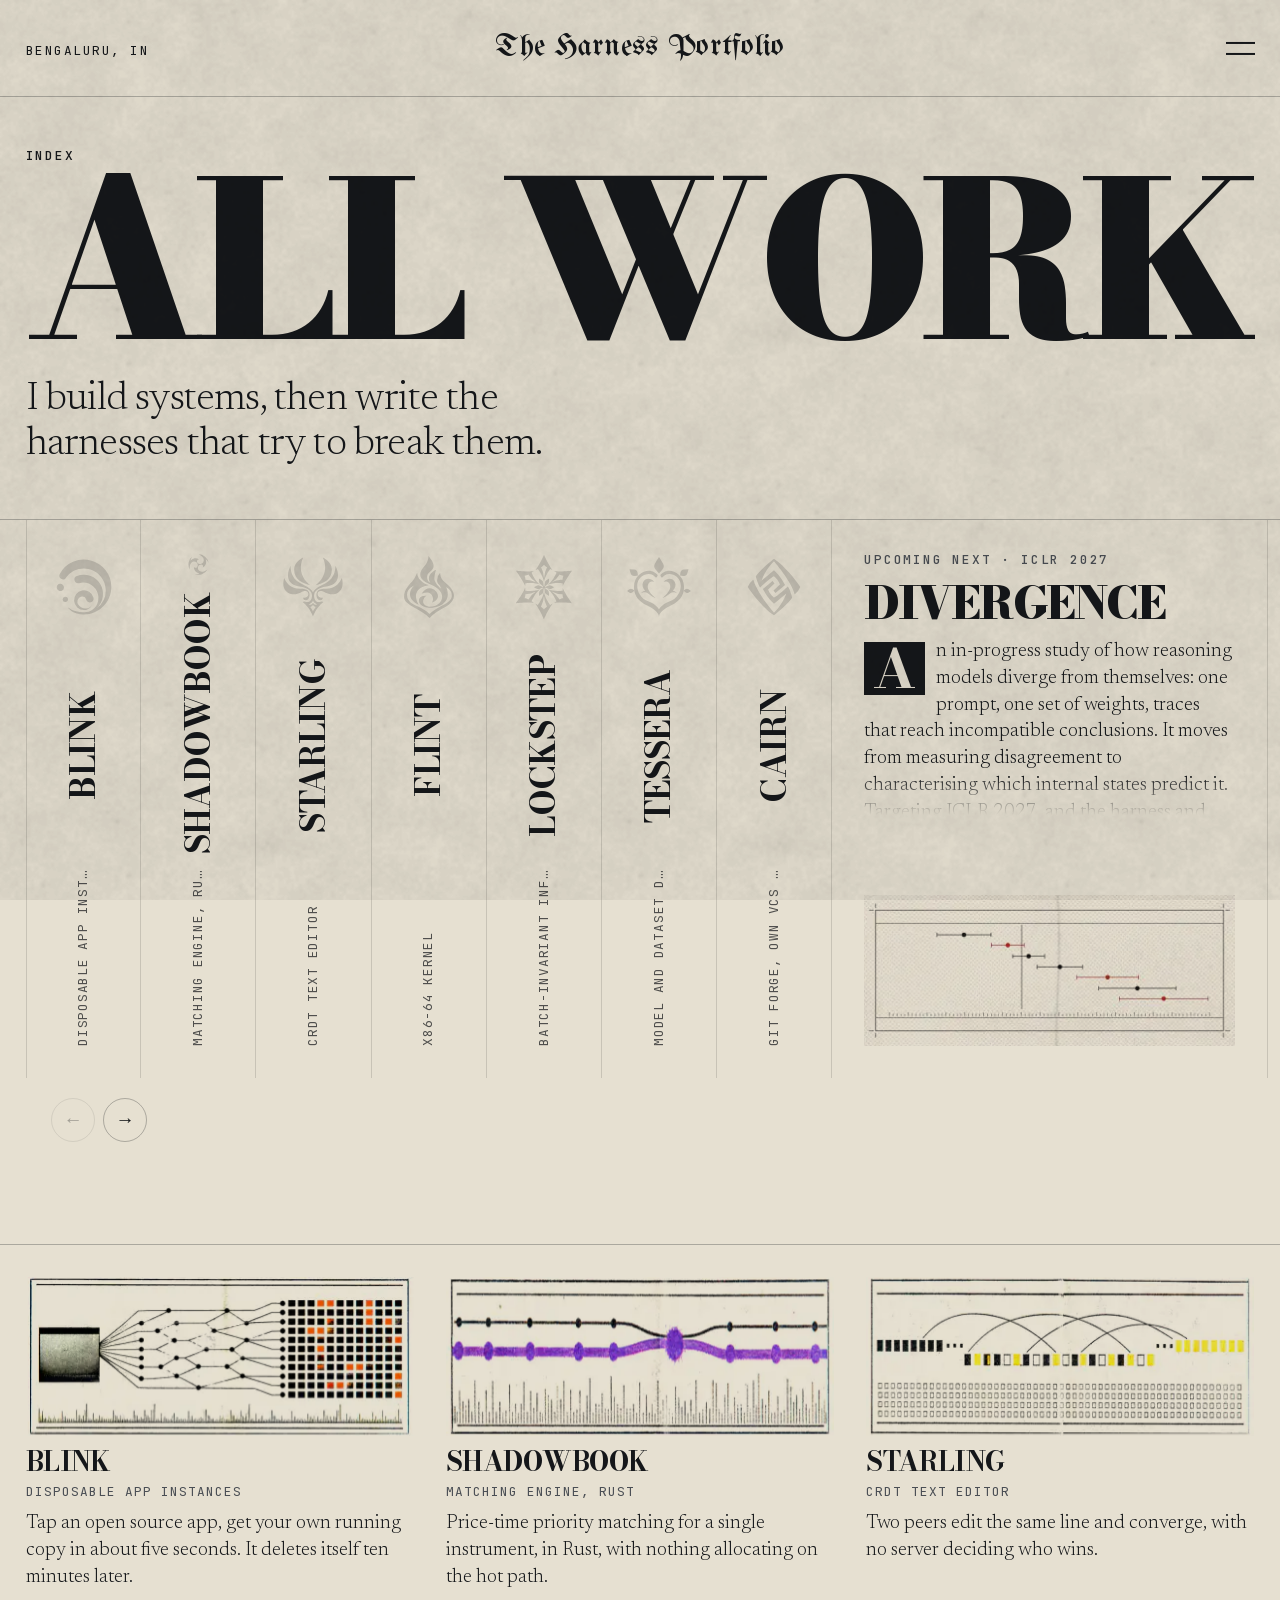
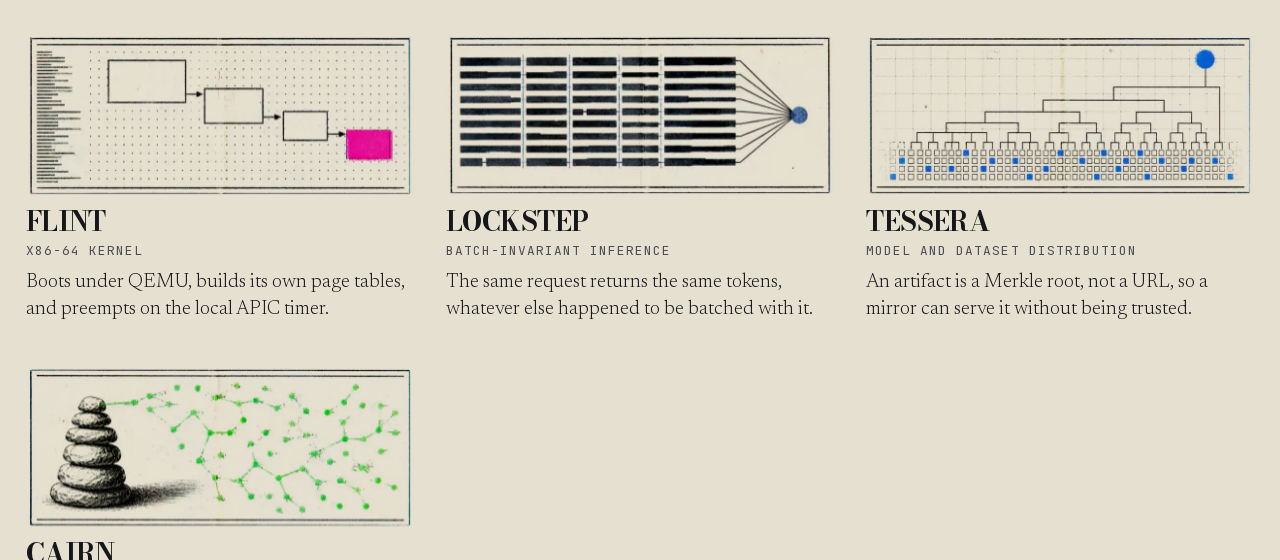
<file: work/index.html>
<!DOCTYPE html><html lang="en" class="bodoni_moda_fea9800b-module___t9ytG__variable bodoni_moda_49b920f5-module__96ow4W__variable newsreader_19a76705-module__pe3p8a__variable jetbrains_mono_57140618-module__JEK3ua__variable unifrakturmaguntia_de403196-module__SjCS9q__variable"><head><meta charSet="utf-8"/><meta name="viewport" content="width=device-width, initial-scale=1"/><link rel="preload" href="/_next/static/media/40a3cd74afdfe30c-s.p.1dczacay52j98.woff2" as="font" crossorigin="" type="font/woff2"/><link rel="preload" href="/_next/static/media/52b5d5098cb87ddd-s.p.3r2y_bth_sjsm.woff2" as="font" crossorigin="" type="font/woff2"/><link rel="preload" href="/_next/static/media/5f402bd2d8eef81a-s.p.40bho2kviej2o.woff2" as="font" crossorigin="" type="font/woff2"/><link rel="preload" href="/_next/static/media/e2d642b99055ff6f-s.p.3d_jy-oqcno8c.woff2" as="font" crossorigin="" type="font/woff2"/><link rel="preload" as="image" imageSrcSet="/placeholders/project-blink-card-w400.webp 400w, /placeholders/project-blink-card-w640.webp 640w, /placeholders/project-blink-card-w900.webp 900w, /placeholders/project-blink-card.webp 1239w" imageSizes="(min-width: 1101px) 30vw, (min-width: 721px) 46vw, 90vw" fetchPriority="high"/><link rel="stylesheet" href="/_next/static/chunks/31duy3jhut_j_.css" data-precedence="next"/><link rel="preload" as="script" fetchPriority="low" href="/_next/static/chunks/310vm2bl3xxpt.js"/><script src="/_next/static/chunks/19mx3mg6lkumu.js" async=""></script><script src="/_next/static/chunks/1mh6a-0e61pyc.js" async=""></script><script src="/_next/static/chunks/344n2zhqbh4pn.js" async=""></script><script src="/_next/static/chunks/turbopack-0td869ukh0v94.js" async=""></script><script src="/_next/static/chunks/3fntmmi971322.js" async=""></script><script src="/_next/static/chunks/0g-u_hslfzjsd.js" async=""></script><script src="/_next/static/chunks/2mxr7h33t2ush.js" async=""></script><script src="/_next/static/chunks/0y0-z914slgfb.js" async=""></script><meta name="theme-color" content="#e6e0d1"/><title>Work · Utkarsh Bahuguna</title><meta name="description" content="Every project by Utkarsh Bahuguna, with the harness that tested it."/><meta name="author" content="Utkarsh Bahuguna"/><meta property="og:title" content="Utkarsh Bahuguna · Bengaluru, IN"/><meta property="og:description" content="I build systems, then write the harnesses that try to break them."/><meta property="og:image" content="https://utkarshbahuguna.me/placeholders/og-cover.png"/><meta property="og:image:width" content="1200"/><meta property="og:image:height" content="630"/><meta property="og:image:alt" content="Utkarsh Bahuguna, Bengaluru, IN"/><meta property="og:type" content="website"/><meta name="twitter:card" content="summary_large_image"/><meta name="twitter:title" content="Utkarsh Bahuguna · Bengaluru, IN"/><meta name="twitter:description" content="I build systems, then write the harnesses that try to break them."/><meta name="twitter:image" content="https://utkarshbahuguna.me/placeholders/og-cover.png"/><link rel="icon" href="/icon.svg?icon.3ii0vima6olii.svg" sizes="any" type="image/svg+xml"/><meta name="next-size-adjust" content=""/><script>(function(){var d=document.documentElement;d.dataset.js='';var INTRO=true;var reduce=matchMedia('(prefers-reduced-motion: reduce)').matches;d.dataset.motion=reduce?'reduce':'full';try{if(INTRO&&!reduce){d.style.setProperty('--intro-duration','2200ms');d.style.setProperty('--intro-delay','0ms');d.dataset.intro='';d.classList.add('is-scroll-locked');setTimeout(function(){d.removeAttribute('data-intro');d.classList.remove('is-scroll-locked');},2260);}}catch(e){}})();</script><script src="/_next/static/chunks/0cz1d0mv5g_q7.js" noModule=""></script></head><body><div hidden=""><!--$--><!--/$--></div><a class="skip-link" href="#main">Skip to content</a><div class="material-grain" aria-hidden="true" style="background-image:url(/paper.png)"></div><div class="curtain" aria-hidden="true"><svg class="curtain__tear" viewBox="0 0 880 1600" preserveAspectRatio="none" focusable="false"><path d="M202 0L203 3L207 6L211 9L217 12L232 15L252 18L267 21L272 24L270 27L266 30L265 33L264 36L262 39L260 42L258 45L260 48L264 51L266 54L263 57L254 60L244 63L240 66L245 69L254 72L259 75L255 78L245 81L235 84L225 87L217 90L212 93L209 96L208 99L202 102L194 105L189 108L196 111L217 114L243 117L265 120L278 123L284 126L288 129L294 132L303 135L312 138L319 141L321 144L315 147L304 150L297 153L299 156L307 159L315 162L322 165L331 168L346 171L360 174L368 177L370 180L369 183L371 186L374 189L372 192L370 195L371 198L380 201L394 204L408 207L415 210L424 213L434 216L443 219L448 222L445 225L442 228L442 231L449 234L457 237L464 240L466 243L467 246L467 249L466 252L466 255L463 258L460 261L459 264L457 267L452 270L449 273L447 276L451 279L457 282L458 285L449 288L432 291L415 294L404 297L399 300L396 303L396 306L397 309L400 312L405 315L409 318L410 321L409 324L408 327L409 330L414 333L423 336L431 339L434 342L429 345L421 348L416 351L418 354L426 357L435 360L439 363L441 366L445 369L448 372L449 375L445 378L440 381L435 384L433 387L428 390L423 393L420 396L421 399L424 402L427 405L427 408L429 411L431 414L432 417L429 420L419 423L407 426L401 429L404 432L411 435L418 438L418 441L410 444L401 447L397 450L401 453L408 456L414 459L420 462L430 465L443 468L454 471L456 474L456 477L455 480L454 483L448 486L437 489L425 492L417 495L414 498L413 501L412 504L409 507L406 510L403 513L398 516L392 519L386 522L379 525L372 528L358 531L340 534L324 537L316 540L310 543L305 546L304 549L307 552L311 555L316 558L323 561L336 564L353 567L369 570L375 573L370 576L359 579L349 582L346 585L347 588L348 591L345 594L343 597L346 600L349 603L347 606L338 609L329 612L324 615L325 618L329 621L334 624L339 627L345 630L354 633L362 636L366 639L366 642L364 645L361 648L357 651L349 654L340 657L331 660L322 663L310 666L300 669L294 672L295 675L300 678L305 681L304 684L299 687L293 690L291 693L292 696L294 699L296 702L298 705L307 708L320 711L330 714L330 717L323 720L316 723L317 726L329 729L345 732L360 735L369 738L369 741L365 744L361 747L362 750L365 753L368 756L366 759L364 762L364 765L364 768L360 771L354 774L350 777L347 780L348 783L351 786L354 789L355 792L354 795L354 798L354 801L353 804L350 807L348 810L346 813L345 816L337 819L328 822L326 825L333 828L346 831L359 834L363 837L359 840L351 843L347 846L351 849L362 852L374 855L380 858L378 861L374 864L370 867L369 870L365 873L359 876L356 879L358 882L367 885L379 888L386 891L388 894L390 897L391 900L395 903L400 906L405 909L407 912L406 915L401 918L394 921L387 924L377 927L361 930L346 933L337 936L333 939L330 942L326 945L323 948L329 951L336 954L337 957L332 960L327 963L322 966L317 969L312 972L307 975L304 978L298 981L284 984L270 987L263 990L266 993L274 996L281 999L283 1002L279 1005L274 1008L271 1011L277 1014L290 1017L305 1020L317 1023L327 1026L340 1029L353 1032L366 1035L368 1038L365 1041L366 1044L377 1047L388 1050L397 1053L404 1056L414 1059L428 1062L439 1065L444 1068L448 1071L453 1074L457 1077L457 1080L454 1083L451 1086L452 1089L453 1092L453 1095L453 1098L456 1101L465 1104L475 1107L482 1110L483 1113L477 1116L470 1119L465 1122L466 1125L470 1128L474 1131L473 1134L469 1137L465 1140L460 1143L459 1146L464 1149L469 1152L470 1155L468 1158L466 1161L466 1164L466 1167L468 1170L471 1173L473 1176L472 1179L460 1182L446 1185L439 1188L439 1191L439 1194L439 1197L438 1200L443 1203L451 1206L457 1209L457 1212L455 1215L453 1218L453 1221L449 1224L438 1227L426 1230L419 1233L418 1236L420 1239L418 1242L409 1245L393 1248L377 1251L368 1254L369 1257L375 1260L382 1263L386 1266L389 1269L392 1272L395 1275L399 1278L401 1281L403 1284L405 1287L407 1290L407 1293L406 1296L405 1299L402 1302L398 1305L394 1308L394 1311L396 1314L399 1317L401 1320L401 1323L404 1326L407 1329L409 1332L406 1335L402 1338L400 1341L404 1344L413 1347L423 1350L428 1353L426 1356L419 1359L413 1362L413 1365L423 1368L437 1371L448 1374L454 1377L462 1380L471 1383L476 1386L476 1389L472 1392L467 1395L464 1398L459 1401L452 1404L446 1407L438 1410L426 1413L412 1416L404 1419L403 1422L407 1425L411 1428L412 1431L417 1434L424 1437L427 1440L423 1443L418 1446L414 1449L409 1452L404 1455L398 1458L394 1461L393 1464L388 1467L380 1470L377 1473L382 1476L389 1479L396 1482L402 1485L412 1488L428 1491L442 1494L445 1497L442 1500L439 1503L438 1506L439 1509L436 1512L433 1515L433 1518L441 1521L455 1524L467 1527L469 1530L460 1533L446 1536L432 1539L423 1542L411 1545L398 1548L388 1551L382 1554L381 1557L381 1560L379 1563L380 1566L383 1569L390 1572L399 1575L408 1578L417 1581L428 1584L437 1587L444 1590L449 1593L453 1596L453 1600L591 1600L589 1596L584 1593L577 1590L569 1587L558 1584L546 1581L537 1578L528 1575L521 1572L517 1569L517 1566L521 1563L525 1560L527 1557L528 1554L531 1551L537 1548L546 1545L555 1542L564 1539L578 1536L593 1533L602 1530L600 1527L588 1524L575 1521L568 1518L571 1515L578 1512L585 1509L588 1506L593 1503L598 1500L603 1497L601 1494L590 1491L576 1488L569 1485L568 1482L568 1479L570 1476L575 1473L589 1470L606 1467L619 1464L625 1461L632 1458L638 1455L642 1452L646 1449L652 1446L660 1443L668 1440L670 1437L669 1434L668 1431L670 1428L666 1425L662 1422L660 1419L666 1416L676 1413L686 1410L691 1407L696 1404L703 1401L708 1398L713 1395L719 1392L722 1389L720 1386L711 1383L697 1380L683 1377L672 1374L656 1371L640 1368L630 1365L632 1362L641 1359L651 1356L656 1353L653 1350L644 1347L634 1344L630 1341L631 1338L635 1335L638 1332L637 1329L633 1326L627 1323L623 1320L619 1317L613 1314L610 1311L612 1308L620 1305L629 1302L637 1299L641 1296L644 1293L644 1290L641 1287L638 1284L634 1281L630 1278L625 1275L620 1272L614 1269L608 1266L601 1263L591 1260L582 1257L579 1254L585 1251L597 1248L610 1245L616 1242L615 1239L611 1236L609 1233L617 1230L630 1227L642 1224L648 1221L650 1218L651 1215L651 1212L649 1209L640 1206L630 1203L623 1200L622 1197L622 1194L620 1191L619 1188L624 1185L636 1182L647 1179L648 1176L647 1173L646 1170L646 1167L647 1164L648 1161L648 1158L648 1155L643 1152L634 1149L625 1146L621 1143L622 1140L623 1137L623 1134L619 1131L610 1128L601 1125L596 1122L598 1119L604 1116L609 1113L608 1110L599 1107L588 1104L578 1101L574 1098L573 1095L574 1092L573 1089L573 1086L577 1083L579 1080L578 1077L573 1074L567 1071L563 1068L559 1065L549 1062L539 1059L534 1056L533 1053L529 1050L522 1047L513 1044L513 1041L517 1038L516 1035L505 1032L492 1029L480 1026L471 1023L458 1020L442 1017L428 1014L424 1011L427 1008L435 1005L440 1002L439 999L433 996L426 993L425 990L435 987L454 984L476 981L490 978L501 975L513 972L522 969L529 966L535 963L540 960L545 957L544 954L537 951L530 948L530 945L529 942L526 939L523 936L526 933L536 930L549 927L558 924L565 921L572 918L575 915L572 912L563 909L550 906L536 903L525 900L516 897L510 894L504 891L495 888L483 885L474 882L473 879L479 876L486 873L491 870L494 867L500 864L507 861L512 858L509 855L500 852L490 849L485 846L490 843L497 840L502 837L500 834L493 831L485 828L482 825L489 822L500 819L506 816L504 813L502 810L500 807L498 804L495 801L490 798L484 795L477 792L467 789L455 786L443 783L435 780L433 777L436 774L440 771L444 768L444 765L442 762L441 759L438 756L430 753L422 750L416 747L415 744L416 741L414 738L405 735L390 732L374 729L362 726L361 723L368 720L375 717L375 714L365 711L352 708L343 705L341 702L339 699L337 696L336 693L338 690L344 687L349 684L350 681L345 678L340 675L339 672L345 669L356 666L371 663L383 660L393 657L404 654L414 651L422 648L430 645L440 642L448 639L453 636L453 633L452 630L451 627L449 624L446 621L442 618L440 615L444 612L453 609L462 606L463 603L457 600L450 597L449 594L449 591L448 588L450 585L457 582L473 579L490 576L500 573L494 570L477 567L456 564L438 561L427 558L418 555L412 552L408 549L409 546L414 543L420 540L428 537L442 534L458 531L470 528L477 525L483 522L488 519L493 516L494 513L492 510L488 507L484 504L477 501L471 498L469 495L473 492L482 489L493 486L499 483L500 480L501 477L501 474L499 471L488 468L475 465L465 462L459 459L453 456L446 453L442 450L446 447L455 444L463 441L463 438L456 435L449 432L446 429L452 426L467 423L479 420L482 417L481 414L478 411L476 408L475 405L472 402L470 399L471 396L476 393L485 390L494 387L500 384L508 381L517 378L523 375L525 372L523 369L522 366L522 363L521 360L515 357L510 354L510 351L517 348L527 345L533 342L532 339L523 336L512 333L505 330L503 327L502 324L503 321L504 318L504 315L504 312L504 309L505 306L505 303L507 300L511 297L522 294L540 291L557 288L566 285L564 282L555 279L547 276L546 273L547 270L553 267L559 264L569 261L582 258L596 255L607 252L616 249L623 246L628 243L630 240L628 237L624 234L621 231L626 228L634 225L638 222L635 219L626 216L616 213L609 210L604 207L595 204L586 201L582 198L585 195L591 192L593 189L588 186L585 183L582 180L577 177L567 174L551 171L535 168L527 165L522 162L514 159L508 156L506 153L513 150L523 147L529 144L526 141L519 138L511 135L503 132L497 129L493 126L487 123L475 120L453 117L428 114L409 111L403 108L408 105L416 102L423 99L426 96L432 93L441 90L455 87L472 84L488 81L502 78L508 75L505 72L497 69L493 66L498 63L508 60L518 57L521 54L518 51L514 48L511 45L511 42L512 39L513 36L513 33L515 30L518 27L520 24L515 21L498 18L476 15L458 12L448 9L441 6L435 3L433 0Z" fill="var(--curtain-fibre)"></path><path d="M282 0L284 3L287 6L291 9L297 12L311 15L329 18L342 21L344 24L339 27L332 30L327 33L324 36L319 39L314 42L310 45L310 48L312 51L312 54L308 57L298 60L287 63L283 66L288 69L298 72L303 75L300 78L290 81L280 84L270 87L262 90L257 93L255 96L254 99L249 102L242 105L239 108L246 111L267 114L294 117L316 120L329 123L335 126L340 129L346 132L355 135L364 138L372 141L376 144L371 147L362 150L356 153L359 156L367 159L377 162L384 165L394 168L411 171L427 174L436 177L439 180L440 183L443 186L447 189L445 192L441 195L440 198L447 201L458 204L469 207L475 210L482 213L491 216L498 219L501 222L497 225L491 228L489 231L493 234L500 237L504 240L505 243L504 246L502 249L499 252L496 255L491 258L486 261L484 264L481 267L477 270L475 273L475 276L481 279L489 282L491 285L483 288L468 291L451 294L441 297L437 300L435 303L436 306L436 309L439 312L442 315L444 318L444 321L442 324L440 327L440 330L444 333L452 336L459 339L459 342L451 345L441 348L434 351L433 354L439 357L446 360L448 363L449 366L451 369L454 372L454 375L450 378L444 381L439 384L437 387L432 390L426 393L423 396L424 399L427 402L430 405L430 408L432 411L434 414L435 417L432 420L422 423L410 426L404 429L407 432L414 435L420 438L421 441L413 444L404 447L400 450L404 453L410 456L417 459L422 462L432 465L445 468L455 471L457 474L457 477L457 480L455 483L449 486L438 489L426 492L418 495L415 498L414 501L413 504L410 507L407 510L404 513L399 516L393 519L387 522L380 525L373 528L359 531L341 534L325 537L317 540L311 543L306 546L305 549L308 552L312 555L317 558L324 561L337 564L354 567L370 570L377 573L372 576L361 579L352 582L349 585L351 588L352 591L350 594L349 597L353 600L357 603L355 606L348 609L339 612L335 615L337 618L341 621L347 624L351 627L357 630L365 633L373 636L376 639L376 642L373 645L371 648L367 651L360 654L351 657L343 660L334 663L323 666L313 669L308 672L309 675L315 678L320 681L320 684L315 687L310 690L308 693L309 696L311 699L312 702L314 705L323 708L335 711L344 714L343 717L336 720L328 723L329 726L340 729L355 732L370 735L378 738L378 741L374 744L371 747L372 750L376 753L379 756L378 759L377 762L377 765L376 768L372 771L366 774L362 777L359 780L360 783L364 786L367 789L368 792L368 795L368 798L367 801L366 804L363 807L360 810L359 813L358 816L350 819L341 822L339 825L347 828L362 831L375 834L381 837L379 840L374 843L372 846L378 849L392 852L406 855L413 858L413 861L410 864L408 867L407 870L404 873L399 876L395 879L397 882L406 885L418 888L425 891L428 894L430 897L433 900L437 903L444 906L449 909L452 912L450 915L444 918L435 921L427 924L415 927L399 930L383 933L375 936L371 939L368 942L365 945L363 948L369 951L377 954L378 957L373 960L369 963L364 966L359 969L353 972L348 975L343 978L336 981L321 984L306 987L299 990L302 993L310 996L317 999L319 1002L315 1005L309 1008L307 1011L312 1014L325 1017L341 1020L353 1023L363 1026L376 1029L390 1032L402 1035L405 1038L402 1041L403 1044L414 1047L424 1050L433 1053L439 1056L447 1059L460 1062L471 1065L476 1068L480 1071L485 1074L489 1077L490 1080L487 1083L485 1086L485 1089L486 1092L486 1095L486 1098L490 1101L499 1104L510 1107L517 1110L519 1113L513 1116L506 1119L502 1122L504 1125L510 1128L516 1131L516 1134L513 1137L508 1140L504 1143L502 1146L506 1149L509 1152L508 1155L502 1158L498 1161L494 1164L490 1167L488 1170L487 1173L486 1176L482 1179L467 1182L451 1185L442 1188L440 1191L439 1194L439 1197L439 1200L444 1203L453 1206L459 1209L460 1212L459 1215L459 1218L460 1221L457 1224L448 1227L437 1230L431 1233L432 1236L435 1239L435 1242L427 1245L412 1248L397 1251L390 1254L391 1257L398 1260L405 1263L410 1266L415 1269L420 1272L425 1275L431 1278L437 1281L442 1284L448 1287L452 1290L455 1293L458 1296L459 1299L458 1302L455 1305L452 1308L453 1311L458 1314L463 1317L466 1320L468 1323L471 1326L475 1329L477 1332L475 1335L471 1338L470 1341L475 1344L484 1347L495 1350L500 1353L498 1356L491 1359L484 1362L484 1365L494 1368L509 1371L523 1374L531 1377L541 1380L552 1383L558 1386L559 1389L554 1392L546 1395L540 1398L531 1401L521 1404L510 1407L499 1410L482 1413L464 1416L450 1419L445 1422L443 1425L442 1428L439 1431L439 1434L442 1437L442 1440L436 1443L430 1446L424 1449L420 1452L416 1455L412 1458L409 1461L410 1464L406 1467L401 1470L399 1473L405 1476L414 1479L422 1482L429 1485L441 1488L459 1491L474 1494L479 1497L477 1500L475 1503L474 1506L474 1509L471 1512L466 1515L465 1518L472 1521L485 1524L496 1527L497 1530L486 1533L470 1536L455 1539L444 1542L431 1545L417 1548L405 1551L398 1554L395 1557L393 1560L391 1563L390 1566L392 1569L398 1572L407 1575L416 1578L426 1581L437 1584L448 1587L455 1590L461 1593L467 1596L469 1600L477 1600L470 1596L462 1593L455 1590L448 1587L437 1584L426 1581L416 1578L407 1575L399 1572L398 1569L402 1566L409 1563L418 1560L426 1557L432 1554L441 1551L451 1548L462 1545L472 1542L479 1539L491 1536L503 1533L510 1530L505 1527L492 1524L477 1521L470 1518L472 1515L479 1512L486 1509L489 1506L495 1503L502 1500L507 1497L506 1494L494 1491L477 1488L466 1485L458 1482L450 1479L442 1476L436 1473L438 1470L444 1467L447 1464L446 1461L448 1458L453 1455L458 1452L463 1449L470 1446L479 1443L489 1440L492 1437L492 1434L494 1431L499 1428L500 1425L498 1422L498 1419L504 1416L513 1413L521 1410L524 1407L526 1404L531 1401L540 1398L546 1395L554 1392L559 1389L565 1386L567 1383L565 1380L563 1377L562 1374L554 1371L544 1368L536 1365L536 1362L540 1359L543 1356L539 1353L526 1350L508 1347L491 1344L479 1341L475 1338L475 1335L477 1332L477 1329L477 1326L479 1323L482 1320L485 1317L486 1314L487 1311L491 1308L497 1305L502 1302L504 1299L503 1296L500 1293L495 1290L489 1287L482 1284L475 1281L469 1278L462 1275L455 1272L449 1269L443 1266L435 1263L425 1260L415 1257L410 1254L415 1251L427 1248L439 1245L446 1242L446 1239L444 1236L445 1233L454 1230L469 1227L483 1224L490 1221L493 1218L496 1215L499 1212L498 1209L490 1206L479 1203L469 1200L465 1197L461 1194L457 1191L455 1188L460 1185L473 1182L486 1179L491 1176L495 1173L500 1170L508 1167L517 1164L528 1161L539 1158L550 1155L554 1152L552 1149L548 1146L545 1143L543 1140L540 1137L533 1134L524 1131L510 1128L504 1125L502 1122L506 1119L513 1116L519 1113L517 1110L510 1107L499 1104L490 1101L486 1098L486 1095L488 1092L488 1089L489 1086L492 1083L496 1080L499 1077L498 1074L497 1071L497 1068L496 1065L489 1062L481 1059L475 1056L471 1053L464 1050L455 1047L445 1044L443 1041L446 1038L444 1035L432 1032L418 1029L405 1026L395 1023L383 1020L366 1017L352 1014L346 1011L348 1008L353 1005L357 1002L354 999L347 996L339 993L336 990L341 987L354 984L366 981L369 978L369 975L369 972L369 969L370 966L372 963L376 960L379 957L377 954L369 951L363 948L365 945L368 942L371 939L375 936L383 933L399 930L415 927L427 924L435 921L444 918L457 915L465 912L467 909L465 906L461 903L457 900L452 897L448 894L443 891L434 888L420 885L408 882L404 879L406 876L409 873L411 870L411 867L415 864L420 861L422 858L418 855L407 852L397 849L393 846L398 843L404 840L407 837L402 834L390 831L378 828L373 825L378 822L389 819L398 816L400 813L402 810L404 807L405 804L403 801L400 798L395 795L390 792L384 789L377 786L370 783L366 780L367 777L371 774L377 771L381 768L381 765L380 762L382 759L382 756L378 753L374 750L372 747L375 744L379 741L379 738L370 735L355 732L340 729L329 726L328 723L336 720L343 717L344 714L335 711L323 708L314 705L312 702L311 699L312 696L312 693L316 690L323 687L329 684L329 681L324 678L317 675L313 672L316 669L324 666L334 663L343 660L351 657L360 654L367 651L371 648L373 645L376 642L376 639L373 636L365 633L357 630L351 627L347 624L341 621L337 618L335 615L339 612L348 609L355 606L357 603L353 600L350 597L351 594L353 591L352 588L350 585L352 582L361 579L372 576L377 573L370 570L354 567L337 564L324 561L317 558L312 555L308 552L305 549L306 546L311 543L317 540L325 537L341 534L359 531L373 528L380 525L387 522L394 519L404 516L412 513L418 510L422 507L427 504L428 501L428 498L430 495L438 492L449 489L460 486L467 483L469 480L470 477L471 474L469 471L459 468L446 465L437 462L430 459L423 456L416 453L411 450L414 447L422 444L429 441L429 438L422 435L415 432L412 429L418 426L431 423L442 420L445 417L444 414L442 411L440 408L440 405L437 402L434 399L432 396L434 393L439 390L442 387L442 384L445 381L450 378L454 375L454 372L451 369L449 366L448 363L446 360L439 357L433 354L434 351L441 348L451 345L459 342L459 339L452 336L444 333L440 330L440 327L442 324L445 321L446 318L445 315L442 312L440 309L440 306L440 303L443 300L449 297L461 294L479 291L496 288L505 285L503 282L496 279L489 276L489 273L492 270L498 267L502 264L508 261L517 258L525 255L532 252L537 249L540 246L539 243L533 240L521 237L506 234L493 231L491 228L497 225L501 222L498 219L491 216L482 213L475 210L469 207L458 204L452 201L455 198L465 195L477 192L484 189L481 186L479 183L480 180L480 177L475 174L463 171L452 168L446 165L444 162L437 159L431 156L427 153L428 150L430 147L425 144L410 141L391 138L372 135L353 132L340 129L335 126L329 123L316 120L294 117L272 114L258 111L257 108L267 105L281 102L290 99L295 96L299 93L305 90L314 87L326 84L338 81L348 78L353 75L348 72L340 69L335 66L340 63L349 60L355 57L353 54L344 51L332 48L323 45L317 42L319 39L324 36L327 33L332 30L339 27L344 24L345 21L343 18L337 15L334 12L338 9L341 6L343 3L343 0Z" fill="var(--curtain-fleck)"></path><path class="curtain__lift" d="M0 0L202 0L203 3L207 6L211 9L217 12L232 15L252 18L267 21L272 24L270 27L266 30L265 33L264 36L262 39L260 42L258 45L260 48L264 51L266 54L263 57L254 60L244 63L240 66L245 69L254 72L259 75L255 78L245 81L235 84L225 87L217 90L212 93L209 96L208 99L202 102L194 105L189 108L196 111L217 114L243 117L265 120L278 123L284 126L288 129L294 132L303 135L312 138L319 141L321 144L315 147L304 150L297 153L299 156L307 159L315 162L322 165L331 168L346 171L360 174L368 177L370 180L369 183L371 186L374 189L372 192L370 195L371 198L380 201L394 204L408 207L415 210L424 213L434 216L443 219L448 222L445 225L442 228L442 231L449 234L457 237L464 240L466 243L467 246L467 249L466 252L466 255L463 258L460 261L459 264L457 267L452 270L449 273L447 276L451 279L457 282L458 285L449 288L432 291L415 294L404 297L399 300L396 303L396 306L397 309L400 312L405 315L409 318L410 321L409 324L408 327L409 330L414 333L423 336L431 339L434 342L429 345L421 348L416 351L418 354L426 357L435 360L439 363L441 366L445 369L448 372L449 375L445 378L440 381L435 384L433 387L428 390L423 393L420 396L421 399L424 402L427 405L427 408L429 411L431 414L432 417L429 420L419 423L407 426L401 429L404 432L411 435L418 438L418 441L410 444L401 447L397 450L401 453L408 456L414 459L420 462L430 465L443 468L454 471L456 474L456 477L455 480L454 483L448 486L437 489L425 492L417 495L414 498L413 501L412 504L409 507L406 510L403 513L398 516L392 519L386 522L379 525L372 528L358 531L340 534L324 537L316 540L310 543L305 546L304 549L307 552L311 555L316 558L323 561L336 564L353 567L369 570L375 573L370 576L359 579L349 582L346 585L347 588L348 591L345 594L343 597L346 600L349 603L347 606L338 609L329 612L324 615L325 618L329 621L334 624L339 627L345 630L354 633L362 636L366 639L366 642L364 645L361 648L357 651L349 654L340 657L331 660L322 663L310 666L300 669L294 672L295 675L300 678L305 681L304 684L299 687L293 690L291 693L292 696L294 699L296 702L298 705L307 708L320 711L330 714L330 717L323 720L316 723L317 726L329 729L345 732L360 735L369 738L369 741L365 744L361 747L362 750L365 753L368 756L366 759L364 762L364 765L364 768L360 771L354 774L350 777L347 780L348 783L351 786L354 789L355 792L354 795L354 798L354 801L353 804L350 807L348 810L346 813L345 816L337 819L328 822L326 825L333 828L346 831L359 834L363 837L359 840L351 843L347 846L351 849L362 852L374 855L380 858L378 861L374 864L370 867L369 870L365 873L359 876L356 879L358 882L367 885L379 888L386 891L388 894L390 897L391 900L395 903L400 906L405 909L407 912L406 915L401 918L394 921L387 924L377 927L361 930L346 933L337 936L333 939L330 942L326 945L323 948L329 951L336 954L337 957L332 960L327 963L322 966L317 969L312 972L307 975L304 978L298 981L284 984L270 987L263 990L266 993L274 996L281 999L283 1002L279 1005L274 1008L271 1011L277 1014L290 1017L305 1020L317 1023L327 1026L340 1029L353 1032L366 1035L368 1038L365 1041L366 1044L377 1047L388 1050L397 1053L404 1056L414 1059L428 1062L439 1065L444 1068L448 1071L453 1074L457 1077L457 1080L454 1083L451 1086L452 1089L453 1092L453 1095L453 1098L456 1101L465 1104L475 1107L482 1110L483 1113L477 1116L470 1119L465 1122L466 1125L470 1128L474 1131L473 1134L469 1137L465 1140L460 1143L459 1146L464 1149L469 1152L470 1155L468 1158L466 1161L466 1164L466 1167L468 1170L471 1173L473 1176L472 1179L460 1182L446 1185L439 1188L439 1191L439 1194L439 1197L438 1200L443 1203L451 1206L457 1209L457 1212L455 1215L453 1218L453 1221L449 1224L438 1227L426 1230L419 1233L418 1236L420 1239L418 1242L409 1245L393 1248L377 1251L368 1254L369 1257L375 1260L382 1263L386 1266L389 1269L392 1272L395 1275L399 1278L401 1281L403 1284L405 1287L407 1290L407 1293L406 1296L405 1299L402 1302L398 1305L394 1308L394 1311L396 1314L399 1317L401 1320L401 1323L404 1326L407 1329L409 1332L406 1335L402 1338L400 1341L404 1344L413 1347L423 1350L428 1353L426 1356L419 1359L413 1362L413 1365L423 1368L437 1371L448 1374L454 1377L462 1380L471 1383L476 1386L476 1389L472 1392L467 1395L464 1398L459 1401L452 1404L446 1407L438 1410L426 1413L412 1416L404 1419L403 1422L407 1425L411 1428L412 1431L417 1434L424 1437L427 1440L423 1443L418 1446L414 1449L409 1452L404 1455L398 1458L394 1461L393 1464L388 1467L380 1470L377 1473L382 1476L389 1479L396 1482L402 1485L412 1488L428 1491L442 1494L445 1497L442 1500L439 1503L438 1506L439 1509L436 1512L433 1515L433 1518L441 1521L455 1524L467 1527L469 1530L460 1533L446 1536L432 1539L423 1542L411 1545L398 1548L388 1551L382 1554L381 1557L381 1560L379 1563L380 1566L383 1569L390 1572L399 1575L408 1578L417 1581L428 1584L437 1587L444 1590L449 1593L453 1596L453 1600L0 1600Z" fill="var(--curtain-color)" stroke="var(--curtain-shadow)"></path></svg></div><div class="intro-backdrop" aria-hidden="true"></div><div class="shell"><header class="nav"><div class="nav-inner"><div class="nav-row"><div class="nav-block nav-block--l"><button type="button" class="n-text" aria-pressed="false">Bengaluru, IN<span class="sr-only">. Toggles paper mode, which desaturates every image on the page.</span></button></div><a class="nav-head" href="/">The Harness Portfolio</a><div class="nav-block nav-block--r"><button type="button" class="nav-link" aria-expanded="false" aria-controls="site-menu"><span class="nav-lines" aria-hidden="true"><span class="nav-line up"></span><span class="nav-line bottom"></span></span><span class="sr-only">Open menu</span></button></div></div></div><div id="site-menu" class="menu" hidden="" data-open="false" role="dialog" aria-modal="true" aria-label="Site menu"><nav class="menu-w" aria-label="Primary"><a class="menu-link" href="/"><span class="mask"><span class="menu-title t-display">Index</span></span><span class="m-active" data-current="false" aria-hidden="true"></span></a><a class="menu-link" aria-current="page" href="/work/"><span class="mask"><span class="menu-title t-display">Work</span></span><span class="m-active" data-current="true" aria-hidden="true"></span></a><a class="menu-link" href="/research/"><span class="mask"><span class="menu-title t-display">Research</span></span><span class="m-active" data-current="false" aria-hidden="true"></span></a></nav><ul class="menu-socials f-block"><li><a class="f-li" href="https://github.com/u7k4rs6" target="_blank" rel="noopener noreferrer">GitHub</a></li><li><span class="f-li-dot" aria-hidden="true"></span><a class="f-li" href="https://linkedin.com/in/utkarshbahuguna666" target="_blank" rel="noopener noreferrer">LinkedIn</a></li><li><span class="f-li-dot" aria-hidden="true"></span><a class="f-li" href="https://scholar.google.com/citations?user=0ZYBsyoAAAAJ" target="_blank" rel="noopener noreferrer">Scholar</a></li><li><span class="f-li-dot" aria-hidden="true"></span><a class="f-li" href="https://orcid.org/0009-0004-0034-824X" target="_blank" rel="noopener noreferrer">ORCID</a></li></ul></div></header><main id="main"><header class="page-head wrap"><p class="t-eyebrow">Index</p><h1 class="fit page-head__display"><span class="mask" data-reveal="line"><span class="fit-text page-head__line" data-fit-max="300" data-fit-min="14" data-fit-fill="0.998" style="--chars:8">All Work</span></span></h1><p class="page-head__lede" data-reveal="rise">I build systems, then write the harnesses that try to break them.</p></header><section class="shelf"><div class="carousel "><div class="carousel__viewport" role="region" aria-roledescription="carousel" aria-label="Project shelf" aria-describedby="_R_9bsnptb_" tabindex="0"><div class="carousel__track"><div data-slide="" class="carousel__slide shelf__slide" role="group" aria-roledescription="slide" aria-label="Blink, 1 of 7"><a class="spine" href="/work/blink/"><span class="spine__mark" aria-hidden="true" style="--mark:url(/marks/hydro.svg)"></span><span class="spine__name">Blink</span><span class="spine__foot"><span class="spine__kicker">Disposable app instances</span></span></a></div><div data-slide="" class="carousel__slide shelf__slide" role="group" aria-roledescription="slide" aria-label="Shadowbook, 2 of 7"><a class="spine" href="/work/shadowbook/"><span class="spine__mark" aria-hidden="true" style="--mark:url(/marks/electro.svg)"></span><span class="spine__name">Shadowbook</span><span class="spine__foot"><span class="spine__kicker">Matching engine, Rust</span></span></a></div><div data-slide="" class="carousel__slide shelf__slide" role="group" aria-roledescription="slide" aria-label="Starling, 3 of 7"><a class="spine" href="/work/starling/"><span class="spine__mark" aria-hidden="true" style="--mark:url(/marks/anemo.svg)"></span><span class="spine__name">Starling</span><span class="spine__foot"><span class="spine__kicker">CRDT text editor</span></span></a></div><div data-slide="" class="carousel__slide shelf__slide" role="group" aria-roledescription="slide" aria-label="Flint, 4 of 7"><a class="spine" href="/work/flint/"><span class="spine__mark" aria-hidden="true" style="--mark:url(/marks/pyro.svg)"></span><span class="spine__name">Flint</span><span class="spine__foot"><span class="spine__kicker">x86-64 kernel</span></span></a></div><div data-slide="" class="carousel__slide shelf__slide" role="group" aria-roledescription="slide" aria-label="Lockstep, 5 of 7"><a class="spine" href="/work/lockstep/"><span class="spine__mark" aria-hidden="true" style="--mark:url(/marks/cryo.svg)"></span><span class="spine__name">Lockstep</span><span class="spine__foot"><span class="spine__kicker">Batch-invariant inference</span></span></a></div><div data-slide="" class="carousel__slide shelf__slide" role="group" aria-roledescription="slide" aria-label="Tessera, 6 of 7"><a class="spine" href="/work/tessera/"><span class="spine__mark" aria-hidden="true" style="--mark:url(/marks/dendro.svg)"></span><span class="spine__name">Tessera</span><span class="spine__foot"><span class="spine__kicker">Model and dataset distribution</span></span></a></div><div data-slide="" class="carousel__slide shelf__slide" role="group" aria-roledescription="slide" aria-label="Cairn, 7 of 7"><a class="spine" href="/work/cairn/"><span class="spine__mark" aria-hidden="true" style="--mark:url(/marks/geo.svg)"></span><span class="spine__name">Cairn</span><span class="spine__foot"><span class="spine__kicker">Git forge, own VCS engine</span></span></a></div><div data-slide="" class="carousel__slide shelf__slide shelf__slide--wide" role="group" aria-roledescription="slide" aria-label="Divergence, coming next"><div class="shelf__panel"><p class="t-eyebrow shelf__eyebrow">Upcoming Next<!-- --> · <!-- -->ICLR 2027</p><h2 class="shelf__title">Divergence</h2><p class="t-dropcap shelf__body">An in-progress study of how reasoning models diverge from themselves: one prompt, one set of weights, traces that reach incompatible conclusions. It moves from measuring disagreement to characterising which internal states predict it. Targeting ICLR 2027, and the harness and the dataset land before the paper does.</p><a class="card shelf__plate" href="/research/"><span class="card__frame"><img src="/placeholders/upcoming-divergence-card.webp" alt="Printed plate: seven measurement intervals stacked in rows, each a capped line with a dot at its centre, drifting further from a vertical reference rule and widening as they go, three of them in red, inside a ruled box with a tick scale along its foot." width="1160" height="440" data-blend="multiply" srcSet="/placeholders/upcoming-divergence-card-w400.webp 400w, /placeholders/upcoming-divergence-card-w640.webp 640w, /placeholders/upcoming-divergence-card-w900.webp 900w, /placeholders/upcoming-divergence-card.webp 1160w" sizes="(min-width: 1101px) 30vw, (min-width: 721px) 46vw, 90vw" loading="lazy" decoding="async"/></span></a></div></div><div data-slide="" class="carousel__slide shelf__slide shelf__slide--wide" role="group" aria-roledescription="slide" aria-label="Contact"><div class="shelf__panel shelf__panel--talk"><h2 class="shelf__talk">Let&#x27;s<br/>Talk!</h2><p class="shelf__talkBody">Building something that has to be right, and that someone will try to break? That is the work I want.</p><a class="cta-ellipse" href="mailto:utkarshbahuguna10@gmail.com?subject=From%20your%20site"><span class="cta-ellipse__text">Email Me</span><span class="cta-ellipse__arrow" aria-hidden="true">→</span></a><p class="shelf__where">Bengaluru, IN<!-- --> · <!-- -->utkarshbahuguna10@gmail.com</p></div></div></div></div><p id="_R_9bsnptb_" class="sr-only">Use the left and right arrow keys to move through this carousel, or the previous and next buttons below it. You can also drag it sideways.</p><div class="carousel__controls"><button type="button" class="carousel__button"><span aria-hidden="true">←</span><span class="sr-only">Previous, <!-- -->Project shelf</span></button><button type="button" class="carousel__button"><span aria-hidden="true">→</span><span class="sr-only">Next, <!-- -->Project shelf</span></button></div></div></section><section class="work-grid wrap" aria-label="All projects"><div class="work-grid__cell" data-reveal="rise"><a class="card" draggable="false" href="/work/blink/"><span class="card__frame"><img src="/placeholders/project-blink-card.webp" alt="Printed plate for Blink: an inked slab at the left fanning out through a routing graph into a grid of cells, some of them in orange, over a tick scale." width="1176" height="480" data-blend="multiply" srcSet="/placeholders/project-blink-card-w400.webp 400w, /placeholders/project-blink-card-w640.webp 640w, /placeholders/project-blink-card-w900.webp 900w, /placeholders/project-blink-card.webp 1239w" sizes="(min-width: 1101px) 30vw, (min-width: 721px) 46vw, 90vw" loading="eager" decoding="sync" fetchPriority="high" draggable="false"/></span><span class="card__body"><span class="card__titleRow"><span class="card__title">Blink</span></span><span class="card__kicker">Disposable app instances</span><span class="card__desc">Tap an open source app, get your own running copy in about five seconds. It deletes itself ten minutes later.</span></span></a></div><div class="work-grid__cell" data-reveal="rise"><a class="card" draggable="false" href="/work/shadowbook/"><span class="card__frame"><img src="/placeholders/project-shadowbook-card.webp" alt="Printed plate for Shadowbook: two node-and-edge traces running left to right, the lower one in purple, swelling apart at a single marked point above a dense field of latency ticks." width="1176" height="480" data-blend="multiply" srcSet="/placeholders/project-shadowbook-card-w400.webp 400w, /placeholders/project-shadowbook-card-w640.webp 640w, /placeholders/project-shadowbook-card-w900.webp 900w, /placeholders/project-shadowbook-card.webp 1207w" sizes="(min-width: 1101px) 30vw, (min-width: 721px) 46vw, 90vw" loading="lazy" decoding="async" fetchPriority="auto" draggable="false"/></span><span class="card__body"><span class="card__titleRow"><span class="card__title">Shadowbook</span></span><span class="card__kicker">Matching engine, Rust</span><span class="card__desc">Price-time priority matching for a single instrument, in Rust, with nothing allocating on the hot path.</span></span></a></div><div class="work-grid__cell" data-reveal="rise"><a class="card" draggable="false" href="/work/starling/"><span class="card__frame"><img src="/placeholders/project-starling-card.webp" alt="Printed plate for Starling: two runs of black and yellow cells joined by crossing arcs, above a grid of empty cells." width="1176" height="480" data-blend="multiply" srcSet="/placeholders/project-starling-card-w400.webp 400w, /placeholders/project-starling-card-w640.webp 640w, /placeholders/project-starling-card-w900.webp 900w, /placeholders/project-starling-card.webp 1207w" sizes="(min-width: 1101px) 30vw, (min-width: 721px) 46vw, 90vw" loading="lazy" decoding="async" fetchPriority="auto" draggable="false"/></span><span class="card__body"><span class="card__titleRow"><span class="card__title">Starling</span></span><span class="card__kicker">CRDT text editor</span><span class="card__desc">Two peers edit the same line and converge, with no server deciding who wins.</span></span></a></div><div class="work-grid__cell" data-reveal="rise"><a class="card" draggable="false" href="/work/flint/"><span class="card__frame"><img src="/placeholders/project-flint-card.webp" alt="Printed plate for Flint: a chain of boxes joined by arrows across a dotted field, ending in one solid magenta box." width="1176" height="480" data-blend="multiply" srcSet="/placeholders/project-flint-card-w400.webp 400w, /placeholders/project-flint-card-w640.webp 640w, /placeholders/project-flint-card-w900.webp 900w, /placeholders/project-flint-card.webp 1201w" sizes="(min-width: 1101px) 30vw, (min-width: 721px) 46vw, 90vw" loading="lazy" decoding="async" fetchPriority="auto" draggable="false"/></span><span class="card__body"><span class="card__titleRow"><span class="card__title">Flint</span></span><span class="card__kicker">x86-64 kernel</span><span class="card__desc">Boots under QEMU, builds its own page tables, and preempts on the local APIC timer.</span></span></a></div><div class="work-grid__cell" data-reveal="rise"><a class="card" draggable="false" href="/work/lockstep/"><span class="card__frame"><img src="/placeholders/project-lockstep-card.webp" alt="Printed plate for Lockstep: five columns of heavy bars whose rows converge along fine lines into a single dot." width="1176" height="480" data-blend="multiply" srcSet="/placeholders/project-lockstep-card-w400.webp 400w, /placeholders/project-lockstep-card-w640.webp 640w, /placeholders/project-lockstep-card-w900.webp 900w, /placeholders/project-lockstep-card.webp 1202w" sizes="(min-width: 1101px) 30vw, (min-width: 721px) 46vw, 90vw" loading="lazy" decoding="async" fetchPriority="auto" draggable="false"/></span><span class="card__body"><span class="card__titleRow"><span class="card__title">Lockstep</span></span><span class="card__kicker">Batch-invariant inference</span><span class="card__desc">The same request returns the same tokens, whatever else happened to be batched with it.</span></span></a></div><div class="work-grid__cell" data-reveal="rise"><a class="card" draggable="false" href="/work/tessera/"><span class="card__frame"><img src="/placeholders/project-tessera-card.webp" alt="Printed plate for Tessera: a binary tree resolving upward to one blue node, above a long row of cells with some marked in blue." width="1176" height="480" data-blend="multiply" srcSet="/placeholders/project-tessera-card-w400.webp 400w, /placeholders/project-tessera-card-w640.webp 640w, /placeholders/project-tessera-card-w900.webp 900w, /placeholders/project-tessera-card.webp 1201w" sizes="(min-width: 1101px) 30vw, (min-width: 721px) 46vw, 90vw" loading="lazy" decoding="async" fetchPriority="auto" draggable="false"/></span><span class="card__body"><span class="card__titleRow"><span class="card__title">Tessera</span></span><span class="card__kicker">Model and dataset distribution</span><span class="card__desc">An artifact is a Merkle root, not a URL, so a mirror can serve it without being trusted.</span></span></a></div><div class="work-grid__cell" data-reveal="rise"><a class="card" draggable="false" href="/work/cairn/"><span class="card__frame"><img src="/placeholders/project-cairn-card.webp" alt="Printed plate for Cairn: a stack of engraved stones with a green node graph branching away from the topmost one." width="1176" height="480" data-blend="multiply" srcSet="/placeholders/project-cairn-card-w400.webp 400w, /placeholders/project-cairn-card-w640.webp 640w, /placeholders/project-cairn-card-w900.webp 900w, /placeholders/project-cairn-card.webp 1225w" sizes="(min-width: 1101px) 30vw, (min-width: 721px) 46vw, 90vw" loading="lazy" decoding="async" fetchPriority="auto" draggable="false"/></span><span class="card__body"><span class="card__titleRow"><span class="card__title">Cairn</span></span><span class="card__kicker">Git forge, own VCS engine</span><span class="card__desc">A Git forge on a version control engine written from scratch. Real packfiles, no git binary.</span></span></a></div></section><section class="oss wrap" id="contributions" aria-labelledby="oss-heading"><header class="oss__head"><div><h2 id="oss-heading" class="t-eyebrow">Open source</h2><p class="oss__title">Merged!</p></div><div class="oss__intro"><p class="oss__count">13<!-- --> merged · <!-- -->8<!-- --> repositories · <!-- -->8<!-- --> organisations</p><p class="oss__desc"><span>Ordered by the name<br/></span><span>you would recognise,<br/></span><span>not by the date.</span></p><p class="headline-cell__tip"><span class="tip-label">tip!</span><span class="tip-text">Expand a row for the detail</span></p></div></header><ul class="oss__notes"><li class="oss__note"><span class="oss__noteLabel">Upstream GCC</span><span class="oss__noteBody">The gccrs fix for types used as generic arguments was sent to gcc-patches as part of a 77 patch sync and committed to GCC master, with authorship preserved. It is in the compiler.</span></li><li class="oss__note"><span class="oss__noteLabel">Bugs I found</span><span class="oss__noteBody">Three of these fix crashes and defects I found and filed myself rather than picking up an assigned ticket: one in Jaeger, two in gccrs. One of them was a bug in my own already merged code.</span></li></ul><div class="oss__columns" aria-hidden="true"><span>Organisation</span><span>Repository</span><span>What the change did</span><span>Link</span></div><ul class="oss__list"><li class="oss__row" data-open="false"><button type="button" class="oss__trigger" aria-expanded="false" aria-controls="oss-panel-microsoft-pyrit-1960"><span class="oss__org">Microsoft</span><span class="oss__repo">PyRIT</span><span class="oss__change">Built the CodeAttack jailbreak converter, encoding an objective into a code-completion template across five language variants.</span><span class="oss__link"><span class="oss__pr">PR #1960</span><span class="oss__chevron" aria-hidden="true">↓</span></span></button><div class="oss__body" id="oss-panel-microsoft-pyrit-1960"><div class="oss__bodyInner"><p class="oss__detail">Implements the CodeAttack technique from Ren et al. for Microsoft’s AI red-teaming framework, across Python stack, list and string variants plus C++ and Go. Two and a half months of review across 43 review comments, 19 commits and 19 files. Review caught real bugs: json.dumps emitting lone surrogate escapes that Go and C++ reject, synchronous YAML loading inside an async method, machine-dependent absolute-path identifiers, and custom templates locked to one encoding. A language-aware escaper replaced json.dumps, template loading moved into the constructor, and the tests grew from 31 to 88. The architecture changed mid-review: I argued it needed its own attack class mirroring FlipAttack, and the senior maintainer decided otherwise, so it landed as a converter.</p><a class="oss__out" href="https://github.com/microsoft/PyRIT/pull/1960" target="_blank" rel="noopener noreferrer">Open <!-- -->PR #1960<!-- --> on <!-- -->Microsoft<!-- --> <!-- -->PyRIT<span aria-hidden="true"> ↗</span></a></div></div></li><li class="oss__row" data-open="false"><button type="button" class="oss__trigger" aria-expanded="false" aria-controls="oss-panel-nvidia-garak-1842"><span class="oss__org">NVIDIA</span><span class="oss__repo">garak</span><span class="oss__change">Added a generic suppressed_params mechanism to the Bedrock generator, fixing scans that Claude 4.x rejected outright.</span><span class="oss__link"><span class="oss__pr">PR #1842</span><span class="oss__chevron" aria-hidden="true">↓</span></span></button><div class="oss__body" id="oss-panel-nvidia-garak-1842"><div class="oss__bodyInner"><p class="oss__detail">The reported bug was that BedrockGenerator sent both temperature and topP, which Claude 4.x on Bedrock rejects, breaking scans for everyone on those models. The maintainer had marked it a duplicate but invited a generic mechanism mirroring the OpenAICompatible pattern, so I built that rather than the narrow fix: a parameter map translating garak’s attribute names to Bedrock’s camelCase fields, the call path refactored to a loop with suppression checks, and validation moved into the constructor. On review I was asked to flip the key convention to garak’s names, did, and a competing narrower pull request was closed in favour of this one.</p><a class="oss__out" href="https://github.com/NVIDIA/garak/pull/1842" target="_blank" rel="noopener noreferrer">Open <!-- -->PR #1842<!-- --> on <!-- -->NVIDIA<!-- --> <!-- -->garak<span aria-hidden="true"> ↗</span></a></div></div></li><li class="oss__row" data-open="false"><button type="button" class="oss__trigger" aria-expanded="false" aria-controls="oss-panel-huggingface-openenv-742"><span class="oss__org">Hugging Face</span><span class="oss__repo">OpenEnv</span><span class="oss__change">Replaced string matching with real URL parsing in the local-address check, closing an SSRF hole.</span><span class="oss__link"><span class="oss__pr">PR #742</span><span class="oss__chevron" aria-hidden="true">↓</span></span></button><div class="oss__body" id="oss-panel-huggingface-openenv-742"><div class="oss__bodyInner"><p class="oss__detail">The original check decided whether a target was local by matching substrings in the URL, which is not a decision string matching can make correctly. It now parses the URL properly and uses Python’s ipaddress module for loopback handling, with 15 unit tests covering the cases the old check got wrong.</p><a class="oss__out" href="https://github.com/huggingface/OpenEnv/pull/742" target="_blank" rel="noopener noreferrer">Open <!-- -->PR #742<!-- --> on <!-- -->Hugging Face<!-- --> <!-- -->OpenEnv<span aria-hidden="true"> ↗</span></a></div></div></li><li class="oss__row" data-open="false"><button type="button" class="oss__trigger" aria-expanded="false" aria-controls="oss-panel-cncf-jaeger-ui-4053"><span class="oss__org">CNCF</span><span class="oss__repo">jaeger-ui</span><span class="oss__change">Classified GenAI tool spans against the OpenTelemetry semantic conventions, and stopped a bare call id counting as one.</span><span class="oss__link"><span class="oss__pr">PR #4053</span><span class="oss__chevron" aria-hidden="true">↓</span></span></button><div class="oss__body" id="oss-panel-cncf-jaeger-ui-4053"><div class="oss__bodyInner"><p class="oss__detail">Worth telling honestly: this started as a roughly thousand-line GenAI Observability Mode submitted for CNCF LFX. The maintainer rejected it as too large to review and it stalled. I rewrote it as a three-file, plus-76 minus-4 change, and that is what merged. Twenty-three comments across the review.</p><a class="oss__out" href="https://github.com/jaegertracing/jaeger-ui/pull/4053" target="_blank" rel="noopener noreferrer">Open <!-- -->PR #4053<!-- --> on <!-- -->CNCF<!-- --> <!-- -->jaeger-ui<span aria-hidden="true"> ↗</span></a></div></div></li><li class="oss__row" data-open="false"><button type="button" class="oss__trigger" aria-expanded="false" aria-controls="oss-panel-cncf-jaeger-ui-4271"><span class="oss__org">CNCF</span><span class="oss__repo">jaeger-ui</span><span class="oss__change">Fixed the trace view re-deriving GenAI detection by hand instead of calling the shared detector, silently bypassing it.</span><span class="oss__link"><span class="oss__pr">PR #4271</span><span class="oss__chevron" aria-hidden="true">↓</span></span></button><div class="oss__body" id="oss-panel-cncf-jaeger-ui-4271"><div class="oss__bodyInner"><p class="oss__detail">A bug in my own merged code, found after the fact. The trace page scanned raw attributes itself rather than calling the canonical detector, so every improvement to that detector was quietly skipped on the auto-activation path. Four-line fix plus a regression test for each direction of divergence. I filed it as an issue and the fix auto-closed it; merged about two and a half hours after I reported the finding.</p><a class="oss__out" href="https://github.com/jaegertracing/jaeger-ui/pull/4271" target="_blank" rel="noopener noreferrer">Open <!-- -->PR #4271<!-- --> on <!-- -->CNCF<!-- --> <!-- -->jaeger-ui<span aria-hidden="true"> ↗</span></a></div></div></li><li class="oss__row" data-open="false"><button type="button" class="oss__trigger" aria-expanded="false" aria-controls="oss-panel-gcc-gccrs-4731"><span class="oss__org">GCC</span><span class="oss__repo">gccrs</span><span class="oss__change">Marked types used only as generic arguments as live, fixing a dead-code lint that discarded them.</span><span class="oss__link"><span class="oss__pr">PR #4731</span><span class="oss__chevron" aria-hidden="true">↓</span></span></button><div class="oss__body" id="oss-panel-gcc-gccrs-4731"><div class="oss__bodyInner"><p class="oss__detail">The dead-code pass never marked a type live when it appeared only as a generic argument. Three existing tests were asserting that wrong behaviour, so I corrected the tests rather than coding around them. This is the one that reached upstream GCC: it was sent to gcc-patches as part of a 77-patch gccrs sync, committed to GCC master with authorship preserved.</p><a class="oss__out" href="https://github.com/Rust-GCC/gccrs/pull/4731" target="_blank" rel="noopener noreferrer">Open <!-- -->PR #4731<!-- --> on <!-- -->GCC<!-- --> <!-- -->gccrs<span aria-hidden="true"> ↗</span></a></div></div></li><li class="oss__row" data-open="false"><button type="button" class="oss__trigger" aria-expanded="false" aria-controls="oss-panel-gcc-gccrs-4728"><span class="oss__org">GCC</span><span class="oss__repo">gccrs</span><span class="oss__change">Emitted E0259 and E0260 for duplicate extern crate names, matching rustc’s diagnostics.</span><span class="oss__link"><span class="oss__pr">PR #4728</span><span class="oss__chevron" aria-hidden="true">↓</span></span></button><div class="oss__body" id="oss-panel-gcc-gccrs-4728"><div class="oss__bodyInner"><p class="oss__detail">The most review process of any of these. My first design stored extern-crate status on the resolver rib; the reviewer rejected it and asked for a mapping keyed on node id instead. Rebuilding it around the existing module-id precedent surfaced a critical ordering difference: the precedent records after its insert, but this has to record before, because the duplicate check runs inside the insert and needs the new node’s status. Then three history rewrites on request, rebase, partial squash, full squash, with the suite verified bit-identical at 11,362 pass across all three.</p><a class="oss__out" href="https://github.com/Rust-GCC/gccrs/pull/4728" target="_blank" rel="noopener noreferrer">Open <!-- -->PR #4728<!-- --> on <!-- -->GCC<!-- --> <!-- -->gccrs<span aria-hidden="true"> ↗</span></a></div></div></li><li class="oss__row" data-open="false"><button type="button" class="oss__trigger" aria-expanded="false" aria-controls="oss-panel-gcc-gccrs-4799"><span class="oss__org">GCC</span><span class="oss__repo">gccrs</span><span class="oss__change">Reported an error on an empty path expression instead of segfaulting the compiler.</span><span class="oss__link"><span class="oss__pr">PR #4799</span><span class="oss__chevron" aria-hidden="true">↓</span></span></button><div class="oss__body" id="oss-panel-gcc-gccrs-4799"><div class="oss__bodyInner"><p class="oss__detail">My first fix for a crash I found and filed myself: `let x = ::;` segfaulted. The crash surfaced in type checking, but it came from three layers down in the parser, which returned an error sentinel with no diagnostic. Because the sentinel is built as a zero-segment path and the error check is literally &quot;has no segments&quot;, it was indistinguishable from a legitimate empty path the whole way down. Another contributor suggested fixing it in the pattern parser; gdb showed the reported case routes elsewhere, so that would have left the crash live. My first attempt then regressed three tests by also firing on a bare metavariable, and narrowing the guard fixed it. A probe confirmed the narrow guard is complete rather than partial.</p><a class="oss__out" href="https://github.com/Rust-GCC/gccrs/pull/4799" target="_blank" rel="noopener noreferrer">Open <!-- -->PR #4799<!-- --> on <!-- -->GCC<!-- --> <!-- -->gccrs<span aria-hidden="true"> ↗</span></a></div></div></li><li class="oss__row" data-open="false"><button type="button" class="oss__trigger" aria-expanded="false" aria-controls="oss-panel-vllm-llm-compressor-2777"><span class="oss__org">vLLM</span><span class="oss__repo">llm-compressor</span><span class="oss__change">Modernised the type hints across the utils module, part of the project-wide migration off legacy typing constructs.</span><span class="oss__link"><span class="oss__pr">PR #2777</span><span class="oss__chevron" aria-hidden="true">↓</span></span></button><div class="oss__body" id="oss-panel-vllm-llm-compressor-2777"><div class="oss__bodyInner"><p class="oss__detail">Part of the tracking issue migrating legacy typing constructs to built-in generics across the model-compression toolkit. A small diff, and a net-negative line count, which is the shape maintainers like.</p><a class="oss__out" href="https://github.com/vllm-project/llm-compressor/pull/2777" target="_blank" rel="noopener noreferrer">Open <!-- -->PR #2777<!-- --> on <!-- -->vLLM<!-- --> <!-- -->llm-compressor<span aria-hidden="true"> ↗</span></a></div></div></li><li class="oss__row" data-open="false"><button type="button" class="oss__trigger" aria-expanded="false" aria-controls="oss-panel-vllm-llm-compressor-2779"><span class="oss__org">vLLM</span><span class="oss__repo">llm-compressor</span><span class="oss__change">Modernised the type hints across the modeling module, same migration.</span><span class="oss__link"><span class="oss__pr">PR #2779</span><span class="oss__chevron" aria-hidden="true">↓</span></span></button><div class="oss__body" id="oss-panel-vllm-llm-compressor-2779"><div class="oss__bodyInner"><p class="oss__detail">The companion to the utils change, under the same tracking issue. Also net-negative.</p><a class="oss__out" href="https://github.com/vllm-project/llm-compressor/pull/2779" target="_blank" rel="noopener noreferrer">Open <!-- -->PR #2779<!-- --> on <!-- -->vLLM<!-- --> <!-- -->llm-compressor<span aria-hidden="true"> ↗</span></a></div></div></li><li class="oss__row" data-open="false"><button type="button" class="oss__trigger" aria-expanded="false" aria-controls="oss-panel-dottxt-ai-outlines-1867"><span class="oss__org">dottxt-ai</span><span class="oss__repo">outlines</span><span class="oss__change">Added an RFC 4291 conforming IPv6 type for constrained generation.</span><span class="oss__link"><span class="oss__pr">PR #1867</span><span class="oss__chevron" aria-hidden="true">↓</span></span></button><div class="oss__body" id="oss-panel-dottxt-ai-outlines-1867"><div class="oss__bodyInner"><p class="oss__detail">Purely additive: a regex type that actually conforms to RFC 4291, validated before submission against a 22-case matrix and through the library’s own regex machinery. outlines is downloaded around 1.9 million times a month, which makes this the widest-distribution change here.</p><a class="oss__out" href="https://github.com/dottxt-ai/outlines/pull/1867" target="_blank" rel="noopener noreferrer">Open <!-- -->PR #1867<!-- --> on <!-- -->dottxt-ai<!-- --> <!-- -->outlines<span aria-hidden="true"> ↗</span></a></div></div></li><li class="oss__row" data-open="false"><button type="button" class="oss__trigger" aria-expanded="false" aria-controls="oss-panel-aivillage-website-53"><span class="oss__org">AI Village</span><span class="oss__repo">aiv_website</span><span class="oss__change">Added the Ways to Get Involved section to the community page.</span><span class="oss__link"><span class="oss__pr">PR #53</span><span class="oss__chevron" aria-hidden="true">↓</span></span></button><div class="oss__body" id="oss-panel-aivillage-website-53"><div class="oss__bodyInner"><p class="oss__detail">Content and structure work on the AI Village site, the DEF CON AI security community. Web content rather than tooling, and worth listing as such.</p><a class="oss__out" href="https://github.com/aivillage/aiv_website/pull/53" target="_blank" rel="noopener noreferrer">Open <!-- -->PR #53<!-- --> on <!-- -->AI Village<!-- --> <!-- -->aiv_website<span aria-hidden="true"> ↗</span></a></div></div></li><li class="oss__row" data-open="false"><button type="button" class="oss__trigger" aria-expanded="false" aria-controls="oss-panel-aivillage-website-54"><span class="oss__org">AI Village</span><span class="oss__repo">aiv_website</span><span class="oss__change">Added sponsorship details to the sponsors page.</span><span class="oss__link"><span class="oss__pr">PR #54</span><span class="oss__chevron" aria-hidden="true">↓</span></span></button><div class="oss__body" id="oss-panel-aivillage-website-54"><div class="oss__bodyInner"><p class="oss__detail">Companion to the community page change, on the same site.</p><a class="oss__out" href="https://github.com/aivillage/aiv_website/pull/54" target="_blank" rel="noopener noreferrer">Open <!-- -->PR #54<!-- --> on <!-- -->AI Village<!-- --> <!-- -->aiv_website<span aria-hidden="true"> ↗</span></a></div></div></li></ul></section><!--$--><!--/$--></main><footer class="footer"><div class="marquee"><div class="marquee__inner" style="--marquee-chars:380"><div class="marquee__copy"><span class="marquee__unit"><span class="marquee__phrase">I build the system, then the thing that proves it wrong</span><span class="marquee__slab">Build, Break, Prove</span></span><span class="marquee__unit"><span class="marquee__phrase">A bug that only appears sometimes has not been found</span><span class="marquee__slab">Same seed, same crash</span></span><span class="marquee__unit"><span class="marquee__phrase">The harness is not scaffolding, it is the deliverable</span><span class="marquee__slab">The Harness</span></span><span class="marquee__unit"><span class="marquee__phrase">Deterministic enough to hand to somebody else</span><span class="marquee__slab">Reproducible</span></span><span class="marquee__unit"><span class="marquee__phrase">Worth exactly what the adversary failed to break</span><span class="marquee__slab">Falsifiable</span></span><span class="marquee__unit"><span class="marquee__phrase">Order books, kernels, CRDTs, inference engines</span><span class="marquee__slab">Systems</span></span></div><div class="marquee__copy" aria-hidden="true"><span class="marquee__unit"><span class="marquee__phrase">I build the system, then the thing that proves it wrong</span><span class="marquee__slab">Build, Break, Prove</span></span><span class="marquee__unit"><span class="marquee__phrase">A bug that only appears sometimes has not been found</span><span class="marquee__slab">Same seed, same crash</span></span><span class="marquee__unit"><span class="marquee__phrase">The harness is not scaffolding, it is the deliverable</span><span class="marquee__slab">The Harness</span></span><span class="marquee__unit"><span class="marquee__phrase">Deterministic enough to hand to somebody else</span><span class="marquee__slab">Reproducible</span></span><span class="marquee__unit"><span class="marquee__phrase">Worth exactly what the adversary failed to break</span><span class="marquee__slab">Falsifiable</span></span><span class="marquee__unit"><span class="marquee__phrase">Order books, kernels, CRDTs, inference engines</span><span class="marquee__slab">Systems</span></span></div><div class="marquee__copy" aria-hidden="true"><span class="marquee__unit"><span class="marquee__phrase">I build the system, then the thing that proves it wrong</span><span class="marquee__slab">Build, Break, Prove</span></span><span class="marquee__unit"><span class="marquee__phrase">A bug that only appears sometimes has not been found</span><span class="marquee__slab">Same seed, same crash</span></span><span class="marquee__unit"><span class="marquee__phrase">The harness is not scaffolding, it is the deliverable</span><span class="marquee__slab">The Harness</span></span><span class="marquee__unit"><span class="marquee__phrase">Deterministic enough to hand to somebody else</span><span class="marquee__slab">Reproducible</span></span><span class="marquee__unit"><span class="marquee__phrase">Worth exactly what the adversary failed to break</span><span class="marquee__slab">Falsifiable</span></span><span class="marquee__unit"><span class="marquee__phrase">Order books, kernels, CRDTs, inference engines</span><span class="marquee__slab">Systems</span></span></div></div><div class="marquee__static"><p class="marquee__staticPhrase">Build something that has to be right</p><ul class="marquee__staticLines"><li><span class="marquee__staticLine">I build the system, then the thing that proves it wrong</span><span class="marquee__slab">Build, Break, Prove</span></li><li><span class="marquee__staticLine">A bug that only appears sometimes has not been found</span><span class="marquee__slab">Same seed, same crash</span></li><li><span class="marquee__staticLine">The harness is not scaffolding, it is the deliverable</span><span class="marquee__slab">The Harness</span></li><li><span class="marquee__staticLine">Deterministic enough to hand to somebody else</span><span class="marquee__slab">Reproducible</span></li><li><span class="marquee__staticLine">Worth exactly what the adversary failed to break</span><span class="marquee__slab">Falsifiable</span></li><li><span class="marquee__staticLine">Order books, kernels, CRDTs, inference engines</span><span class="marquee__slab">Systems</span></li></ul></div></div><div class="footer__info wrap"><div class="footer__col"><span class="footer__mark">Utkarsh Bahuguna<!-- -->©</span><span class="footer__year">2026</span><img class="footer__seal" src="/placeholders/seal-mark.webp" alt="Colophon seal: a printer’s registration target, a crosshair and centre dot inside a notched bezel and a heavy outer ring." width="320" height="320" loading="lazy" decoding="async"/><a class="footer__colophon" href="/colophon/">Colophon</a></div><ul class="footer__socials"><li><a class="f-li" href="https://github.com/u7k4rs6" target="_blank" rel="noopener noreferrer">GitHub</a></li><li><span class="f-li-dot" aria-hidden="true"></span><a class="f-li" href="https://linkedin.com/in/utkarshbahuguna666" target="_blank" rel="noopener noreferrer">LinkedIn</a></li><li><span class="f-li-dot" aria-hidden="true"></span><a class="f-li" href="https://scholar.google.com/citations?user=0ZYBsyoAAAAJ" target="_blank" rel="noopener noreferrer">Scholar</a></li><li><span class="f-li-dot" aria-hidden="true"></span><a class="f-li" href="https://orcid.org/0009-0004-0034-824X" target="_blank" rel="noopener noreferrer">ORCID</a></li></ul></div><p class="sr-only">Utkarsh Bahuguna<!-- -->, <!-- -->Bengaluru, IN<!-- -->. <!-- -->CS undergraduate, BITS Pilani<!-- -->.</p></footer></div><script>(function(){try{
var e=document.querySelectorAll('.fit-text');if(!e.length)return;var i,a=[],m=[];
for(i=0;i<e.length;i++){e[i].style.fontSize='100px'}
for(i=0;i<e.length;i++){a[i]=e[i].parentElement?e[i].parentElement.clientWidth:0;m[i]=e[i].offsetWidth}
for(i=0;i<e.length;i++){var d=e[i].dataset,f=parseFloat(d.fitFill||'0.998'),
x=parseFloat(d.fitMax||'460'),n=parseFloat(d.fitMin||'14');
e[i].style.fontSize=(a[i]>0&&m[i]>0)?Math.floor(Math.min(Math.max(a[i]*f*100/m[i],n),x))+'px':''}
}catch(_){}})();
(function(){try{
var d=document.documentElement;if(!d.hasAttribute('data-intro'))return;
var s=document.querySelector('.shell'),L=(s?s.clientHeight:innerHeight)+innerHeight*0.25,
r=document.querySelectorAll('[data-reveal]'),i;
for(i=0;i<r.length;i++){var t=0,p=r[i];while(p){t+=p.offsetTop;p=p.offsetParent}
if(t<L)r[i].setAttribute('data-settled','')}
}catch(_){}})();</script><script src="/_next/static/chunks/310vm2bl3xxpt.js" id="_R_" async=""></script><script>(self.__next_f=self.__next_f||[]).push([0])</script><script>self.__next_f.push([1,"1:\"$Sreact.fragment\"\n2:I[47420,[\"/_next/static/chunks/3fntmmi971322.js\",\"/_next/static/chunks/0g-u_hslfzjsd.js\",\"/_next/static/chunks/2mxr7h33t2ush.js\"],\"default\"]\n3:I[4532,[\"/_next/static/chunks/3fntmmi971322.js\",\"/_next/static/chunks/0g-u_hslfzjsd.js\",\"/_next/static/chunks/2mxr7h33t2ush.js\"],\"default\"]\n4:I[74546,[\"/_next/static/chunks/3fntmmi971322.js\",\"/_next/static/chunks/0g-u_hslfzjsd.js\",\"/_next/static/chunks/2mxr7h33t2ush.js\"],\"default\"]\n5:I[66357,[\"/_next/static/chunks/3fntmmi971322.js\",\"/_next/static/chunks/0g-u_hslfzjsd.js\",\"/_next/static/chunks/2mxr7h33t2ush.js\"],\"default\"]\n6:I[38025,[\"/_next/static/chunks/3fntmmi971322.js\",\"/_next/static/chunks/0g-u_hslfzjsd.js\",\"/_next/static/chunks/2mxr7h33t2ush.js\"],\"default\"]\n7:I[42724,[\"/_next/static/chunks/3fntmmi971322.js\",\"/_next/static/chunks/0g-u_hslfzjsd.js\",\"/_next/static/chunks/2mxr7h33t2ush.js\"],\"default\"]\n8:I[39756,[\"/_next/static/chunks/3fntmmi971322.js\",\"/_next/static/chunks/0g-u_hslfzjsd.js\",\"/_next/static/chunks/2mxr7h33t2ush.js\"],\"default\"]\n9:I[37457,[\"/_next/static/chunks/3fntmmi971322.js\",\"/_next/static/chunks/0g-u_hslfzjsd.js\",\"/_next/static/chunks/2mxr7h33t2ush.js\"],\"default\"]\na:I[59095,[\"/_next/static/chunks/3fntmmi971322.js\",\"/_next/static/chunks/0g-u_hslfzjsd.js\",\"/_next/static/chunks/2mxr7h33t2ush.js\",\"/_next/static/chunks/0y0-z914slgfb.js\"],\"default\"]\nb:I[10414,[\"/_next/static/chunks/3fntmmi971322.js\",\"/_next/static/chunks/0g-u_hslfzjsd.js\",\"/_next/static/chunks/2mxr7h33t2ush.js\",\"/_next/static/chunks/0y0-z914slgfb.js\"],\"default\"]\nc:I[22016,[\"/_next/static/chunks/3fntmmi971322.js\",\"/_next/static/chunks/0g-u_hslfzjsd.js\",\"/_next/static/chunks/2mxr7h33t2ush.js\",\"/_next/static/chunks/0y0-z914slgfb.js\"],\"\"]\n19:I[68027,[\"/_next/static/chunks/3fntmmi971322.js\",\"/_next/static/chunks/0g-u_hslfzjsd.js\",\"/_next/static/chunks/2mxr7h33t2ush.js\"],\"default\",1]\n:HL[\"/_next/static/chunks/31duy3jhut_j_.css\",\"style\"]\n:HL[\"/_next/static/media/40a3cd74afdfe30c-s.p.1dczacay52j98.woff2\",\"font\",{\"crossOrigin\":\"\",\"type\":\"font/woff2\"}]\n:HL[\"/_next/static/media/52b5d5098cb87ddd-s.p.3r2y_bth_sjsm.woff2\",\"font\",{\"crossOrigin\":\"\",\"type\":\"font/woff2\"}]\n:HL[\"/_next/static/media/5f402bd2d8eef81a-s.p.40bho2kviej2o.woff2\",\"font\",{\"crossOrigin\":\"\",\"type\":\"font/woff2\"}]\n:HL[\"/_next/static/media/e2d642b99055ff6f-s.p.3d_jy-oqcno8c.woff2\",\"font\",{\"crossOrigin\":\"\",\"type\":\"font/woff2\"}]\n17:X\n0:{\"P\":null,\"c\":[\"\",\"work\",\"\"],\"q\":\"\",\"i\":false,\"f\":[[[\"\",{\"children\":[\"work\",{\"children\":[\"__PAGE__\",{},\"$undefined\",\"$undefined\",4608]},\"$undefined\",\"$undefined\",4608]},\"$undefined\",\"$undefined\",4624],[[\"$\",\"$1\",\"c\",{\"children\":[[[\"$\",\"link\",\"0\",{\"rel\":\"stylesheet\",\"href\":\"/_next/static/chunks/31duy3jhut_j_.css\",\"precedence\":\"next\",\"crossOrigin\":\"$undefined\",\"nonce\":\"$undefined\"}],[\"$\",\"script\",\"script-0\",{\"src\":\"/_next/static/chunks/3fntmmi971322.js\",\"async\":true,\"nonce\":\"$undefined\"}],[\"$\",\"script\",\"script-1\",{\"src\":\"/_next/static/chunks/0g-u_hslfzjsd.js\",\"async\":true,\"nonce\":\"$undefined\"}],[\"$\",\"script\",\"script-2\",{\"src\":\"/_next/static/chunks/2mxr7h33t2ush.js\",\"async\":true,\"nonce\":\"$undefined\"}]],[\"$\",\"html\",null,{\"lang\":\"en\",\"className\":\"bodoni_moda_fea9800b-module___t9ytG__variable bodoni_moda_49b920f5-module__96ow4W__variable newsreader_19a76705-module__pe3p8a__variable jetbrains_mono_57140618-module__JEK3ua__variable unifrakturmaguntia_de403196-module__SjCS9q__variable\",\"suppressHydrationWarning\":true,\"children\":[[\"$\",\"head\",null,{\"children\":[\"$\",\"script\",null,{\"dangerouslySetInnerHTML\":{\"__html\":\"(function(){var d=document.documentElement;d.dataset.js='';var INTRO=true;var reduce=matchMedia('(prefers-reduced-motion: reduce)').matches;d.dataset.motion=reduce?'reduce':'full';try{if(INTRO\u0026\u0026!reduce){d.style.setProperty('--intro-duration','2200ms');d.style.setProperty('--intro-delay','0ms');d.dataset.intro='';d.classList.add('is-scroll-locked');setTimeout(function(){d.removeAttribute('data-intro');d.classList.remove('is-scroll-locked');},2260);}}catch(e){}})();\"}}]}],[\"$\",\"body\",null,{\"children\":[[\"$\",\"a\",null,{\"className\":\"skip-link\",\"href\":\"#main\",\"children\":\"Skip to content\"}],[\"$\",\"$L2\",null,{}],[\"$\",\"$L3\",null,{}],[\"$\",\"$L4\",null,{}],[\"$\",\"$L5\",null,{}],[\"$\",\"$L6\",null,{}],[\"$\",\"div\",null,{\"className\":\"shell\",\"children\":[[\"$\",\"$L7\",null,{}],[\"$\",\"main\",null,{\"id\":\"main\",\"children\":[\"$\",\"$L8\",null,{\"parallelRouterKey\":\"children\",\"error\":\"$undefined\",\"errorStyles\":\"$undefined\",\"errorScripts\":\"$undefined\",\"template\":[\"$\",\"$L9\",null,{}],\"templateStyles\":\"$undefined\",\"templateScripts\":\"$undefined\",\"notFound\":[[\"$\",\"$La\",null,{\"as\":\"section\",\"className\":\"page-head wrap notfound\",\"children\":[[\"$\",\"p\",null,{\"className\":\"t-eyebrow\",\"children\":\"404\"}],[\"$\",\"h1\",null,{\"className\":\"fit page-head__display\",\"children\":[\"$\",\"span\",null,{\"className\":\"mask\",\"data-reveal\":\"line\",\"children\":[\"$\",\"$Lb\",null,{\"className\":\"page-head__line\",\"text\":\"Not found\",\"max\":300}]}]}],[\"$\",\"p\",null,{\"className\":\"page-head__lede\",\"data-reveal\":\"rise\",\"children\":\"That page does not exist. Nothing here is broken; the address simply does not resolve.\"}],[\"$\",\"ul\",null,{\"className\":\"notfound__links\",\"data-reveal\":\"fade\",\"children\":[[\"$\",\"li\",\"/\",{\"children\":[\"$\",\"$Lc\",null,{\"href\":\"/\",\"children\":\"Index\"}]}],[\"$\",\"li\",\"/work\",{\"children\":[\"$\",\"$Lc\",null,{\"href\":\"/work\",\"children\":\"Work\"}]}],[\"$\",\"li\",\"/research\",{\"children\":[\"$\",\"$Lc\",null,{\"href\":\"/research\",\"children\":\"Research\"}]}]]}],[\"$\",\"p\",null,{\"className\":\"notfound__sig\",\"data-reveal\":\"fade\",\"children\":[\"Utkarsh Bahuguna\",\", \",\"Bengaluru, IN\"]}]]}],[]],\"forbidden\":\"$undefined\",\"unauthorized\":\"$undefined\"}]}],[\"$\",\"footer\",null,{\"className\":\"footer\",\"children\":[[\"$\",\"div\",null,{\"className\":\"marquee\",\"children\":[[\"$\",\"div\",null,{\"className\":\"marquee__inner\",\"style\":{\"--marquee-chars\":380},\"children\":[[\"$\",\"div\",\"0\",{\"className\":\"marquee__copy\",\"aria-hidden\":\"$undefined\",\"children\":[[\"$\",\"span\",\"Build, Break, Prove\",{\"className\":\"marquee__unit\",\"children\":[[\"$\",\"span\",null,{\"className\":\"marquee__phrase\",\"children\":\"I build the system, then the thing that proves it wrong\"}],[\"$\",\"span\",null,{\"className\":\"marquee__slab\",\"children\":\"Build, Break, Prove\"}]]}],[\"$\",\"span\",\"Same seed, same crash\",{\"className\":\"marquee__unit\",\"children\":[[\"$\",\"span\",null,{\"className\":\"marquee__phrase\",\"children\":\"A bug that only appears sometimes has not been found\"}],[\"$\",\"span\",null,{\"className\":\"marquee__slab\",\"children\":\"Same seed, same crash\"}]]}],[\"$\",\"span\",\"The Harness\",{\"className\":\"marquee__unit\",\"children\":[[\"$\",\"span\",null,{\"className\":\"marquee__phrase\",\"children\":\"The harness is not scaffolding, it is the deliverable\"}],[\"$\",\"span\",null,{\"className\":\"marquee__slab\",\"children\":\"The Harness\"}]]}],[\"$\",\"span\",\"Reproducible\",{\"className\":\"marquee__unit\",\"children\":[[\"$\",\"span\",null,{\"className\":\"marquee__phrase\",\"children\":\"Deterministic enough to hand to somebody else\"}],[\"$\",\"span\",null,{\"className\":\"marquee__slab\",\"children\":\"Reproducible\"}]]}],[\"$\",\"span\",\"Falsifiable\",{\"className\":\"marquee__unit\",\"children\":[[\"$\",\"span\",null,{\"className\":\"marquee__phrase\",\"children\":\"Worth exactly what the adversary failed to break\"}],\"$Ld\"]}],\"$Le\"]}],\"$Lf\",\"$L10\"]}],\"$L11\"]}],\"$L12\",\"$L13\"]}]]}],\"$L14\"]}]]}]]}],{\"children\":[\"$L15\",{\"children\":[\"$L16\",{},null,false,null]},null,false,\"$17\"]},null,false,null],\"$L18\",false]],\"m\":\"$undefined\",\"G\":[\"$19\",[\"$L1a\"]],\"S\":true,\"h\":null,\"r\":\"$undefined\",\"s\":\"$undefined\",\"a\":\"$undefined\",\"l\":\"$undefined\",\"p\":\"$undefined\",\"d\":\"$undefined\",\"b\":\"4zsPXtud02RkGyuCbuo6M\"}\n1b:I[62547,[\"/_next/static/chunks/3fntmmi971322.js\",\"/_next/static/chunks/0g-u_hslfzjsd.js\",\"/_next/static/chunks/2mxr7h33t2ush.js\",\"/_next/static/chunks/0y0-z914slgfb.js\"],\"default\"]\n20:I[97367,[\"/_next/static/chunks/3fntmmi971322.js\",\"/_next/static/chunks/0g-u_hslfzjsd.js\",\"/_next/static/chunks/2mxr7h33t2ush.js\"],\"ViewportBoundary\"]\n22:I[97367,[\"/_next/static/chunks/3fntmmi971322.js\",\"/_next/static/chunks/0g-u_hslfzjsd.js\",\"/_next/static/chunks/2mxr7h33t2ush.js\"],\"MetadataBoundary\"]\n23:\"$Sreact.suspense\"\nd:[\"$\",\"span\",null,{\"className\":\"marquee__slab\",\"children\":\"Falsifiable\"}]\ne:[\"$\",\"span\",\"Systems\",{\"className\":\"marquee__unit\",\"children\":[[\"$\",\"span\",null,{\"className\":\"marquee__phrase\",\"children\":\"Order books, kernels, CRDTs, inference engines\"}],[\"$\",\"span\",null,{\"className\":\"marquee__slab\",\"children\":\"Systems\"}]]}]\nf:[\"$\",\"div\",\"1\",{\"className\":\"marquee__copy\",\"aria-hidden\":true,\"children\":[[\"$\",\"span\",\"Build, Break, Prove\",{\"className\":\"marquee__unit\",\"children\":[[\"$\",\"span\",null,{\"className\":\"marquee__phrase\",\"children\":\"I build the system, then the thing that proves it wrong\"}],[\"$\",\"span\",null,{\"className\":\"marquee__slab\",\"children\":\"Build, Break, Prove\"}]]}],[\"$\",\"span\",\"Same seed, same crash\",{\"className\":\"marquee__unit\",\"children\":[[\"$\",\"span\",null,{\"className\":\"marquee__phrase\",\"children\":\"A bug that only appears sometimes has not been found\"}],[\"$\",\"span\",null,{\"className\":\"marquee__slab\",\"children\":\"Same seed, same crash\"}]]}],[\"$\",\"span\",\"The Harness\",{\"className\":\"marquee__unit\",\"children\":[[\"$\",\"span\",null,{\"className\":\"marquee__phrase\",\"children\":\"The harness is not scaffolding, it is the deliverable\"}],[\"$\",\"span\",null,{\"className\":\"marquee__slab\",\"children\":\"The Harness\"}]]}],[\"$\",\"span\",\"Reproducible\",{\"className\":\"marquee__unit\",\"children\":[[\"$\",\"span\",null,{\"className\":\"marquee__phrase\",\"children\":\"Deterministic enough to hand to somebody else\"}],[\"$\",\"span\",null,{\"className\":\"marquee__slab\",\"children\":\"Reproducible\"}]]}],[\"$\",\"span\",\"Falsifiable\",{\"className\":\"marquee__unit\",\"children\":[[\"$\",\"span\",null,{\"className\":\"marquee__phrase\",\"children\":\"Worth exactly what the adversary failed to break\"}],[\"$\",\"span\",null,{\"className\":\"marquee__slab\",\"children\":\"Falsifiable\"}]]}],[\"$\",\"span\",\"Systems\",{\"className\":\"marquee__unit\",\"children\":[[\"$\",\"span\",null,{\"className\":\"marquee__phrase\",\"children\":\"Order books, kernels, CRDTs, inference engines\"}],[\"$\",\"span\",null,{\"className\":\"marquee__slab\",\"children\":\"Systems\"}]]}]]}]\n10:[\"$\",\"div\",\"2\",{\"className\":\"marquee__copy\",\"aria-hidden\":true,\"children\":[[\"$\",\"span\",\"Build, Break, Prove\",{\"className\":\"marquee__unit\",\"children\":[[\"$\",\"span\",null,{\"className\":\"marquee__phrase\",\"children\":\"I build the system, then the thing that proves it wrong\"}],[\"$\",\"span\",null,{\"className\":\"marquee__slab\",\"children\":\"Build, Break, Prove\"}]]}],[\"$\",\"span\",\"Same seed, same crash\",{\"className\":\"marquee__unit\",\"children\":[[\"$\",\"span\",null,{\"className\":\"marquee__phrase\",\"children\":\"A bug that only appears sometimes has not been found\"}],[\"$\",\"span\",null,{\"className\":\"marquee__slab\",\"children\":\"Same seed, same crash\"}]]}],[\"$\",\"span\",\"The Harness\",{\"className\":\"marquee__unit\",\"children\":[[\"$\",\"span\",null,{\"className\":\"marquee__phrase\",\"children\":\"The harness is not scaffolding, it is the deliverable\"}],[\"$\",\"span\",null,{\"className\":\"marquee__slab\",\"children\":\"The Harness\"}]]}],[\"$\",\"span\",\"Reproducible\",{\"className\":\"marquee__unit\",\"children\":[[\"$\",\"span\",null,{\"className\":\"marquee__phrase\",\"children\":\"Deterministic enough to hand to somebody else\"}],[\"$\",\"span\",null,{\"className\":\"marquee__slab\",\"children\":\"Reproducible\"}]]}],[\"$\",\"span\",\"Falsifiable\",{\"className\":\"marquee__unit\",\"children\":[[\"$\",\"span\",null,{\"className\":\"marquee__phrase\",\"children\":\"Worth exactly what the adversary failed to break\"}],[\"$\",\"span\",null,{\"className\":\"marquee__slab\",\"children\":\"Falsifiable\"}]]}],[\"$\",\"span\",\"Systems\",{\"className\":\"marquee__unit\",\"children\":[[\"$\",\"span\",null,{\"className\":\"marquee__phrase\",\"children\":\"Order books, kernels, CRDTs, inference engines\"}],[\"$\",\"span\",null,{\"className\":\"marquee__slab\",\"children\":\"Systems\"}]]}]]}]\n11:[\"$\",\"div\",null,{\"className\":\"marquee__static\",\"children\":[[\"$\",\"p\",null,{\"className\":\"marquee__staticPhrase\",\"children\":\"Build something that has to be right\"}],[\"$\",\"ul\",null,{\"className\":\"marquee__staticLines\",\"children\":[[\"$\",\"li\",\"Build, Break, Prove\",{\"children\":[[\"$\",\"span\",null,{\"className\":\"marquee__staticLine\",\"children\":\"I build the system, then the thing that proves it wrong\"}],[\"$\",\"span\",null,{\"className\":\"marquee__slab\",\"children\":\"Build, Break, Prove\"}]]}],[\"$\",\"li\",\"Same seed, same crash\",{\"children\":[[\"$\",\"span\",null,{\"className\":\"marquee__staticLine\",\"children\":\"A bug that only appears sometimes has not been found\"}],[\"$\",\"span\",null,{\"className\":\"marquee__slab\",\"children\":\"Same seed, same crash\"}]]}],[\"$\",\"li\",\"The Harness\",{\"children\":[[\"$\",\"span\",null,{\"className\":\"marquee__staticLine\",\"children\":\"The harness is not scaffolding, it is the deliverable\"}],[\"$\",\"span\",null,{\"className\":\"marquee__slab\",\"children\":\"The Harness\"}]]}],[\"$\",\"li\",\"Reproducible\",{\"children\":[[\"$\",\"span\",null,{\"className\":\"marquee__staticLine\",\"children\":\"Deterministic enough to hand to somebody else\"}],[\"$\",\"span\",null,{\"className\":\"marquee__slab\",\"children\":\"Reproducible\"}]]}],[\"$\",\"li\",\"Falsifiable\",{\"children\":[[\"$\",\"span\",null,{\"className\":\"marquee__staticLine\",\"children\":\"Worth exactly what the adversary failed to break\"}],[\"$\",\"span\",null,{\"className\":\"marquee__slab\",\"children\":\"Falsifiable\"}]]}],[\"$\",\"li\",\"Systems\",{\"children\":[[\"$\",\"span\",null,{\"className\":\"marquee__staticLine\",\"children\":\"Order books, kernels, CRDTs, inference engines\"}],[\"$\",\"span\",null,{\"className\":\"marquee__slab\",\"children\":\"Systems\"}]]}]]}]]}]\n12:[\"$\",\"div\",null,{\"className\":\"footer__info wrap\",\"children\":[[\"$\",\"div\",null,{\"className\":\"footer__col\",\"children\":[[\"$\",\"span\",null,{\"className\":\"footer__mark\",\"children\":[\"Utkarsh Bahuguna\",\"©\"]}],[\"$\",\"span\",null,{\"className\":\"footer__year\",\"children\":2026}],[\"$\",\"img\",null,{\"className\":\"footer__seal\",\"src\":\"/placeholders/seal-mark.webp\",\"alt\":\"Colophon seal: a printer’s registration target, a crosshair and centre dot inside a notched bezel and a heavy outer ring.\",\"width\":320,\"height\":320,\"loading\":\"lazy\",\"decoding\":\"async\"}],[\"$\",\"$Lc\",null,{\"className\":\"footer__colophon\",\"href\":\"/colophon\",\"children\":\"Colophon\"}]]}],[\"$\",\"ul\",null,{\"className\":\"footer__socials\",\"children\":[[\"$\",\"li\",\"https://github.com/u7k4rs6\",{\"children\":[false,[\"$\",\"a\",null,{\"className\":\"f-li\",\"href\":\"https://github.com/u7k4rs6\",\"target\":\"_blank\",\"rel\":\"noopener noreferrer\",\"children\":\"GitHub\"}]]}],[\"$\",\"li\",\"https://linkedin.com/in/utkarshbahuguna666\",{\"children\":[[\"$\",\"span\",null,{\"className\":\"f-li-dot\",\"aria-hidden\":\"true\"}],[\"$\",\"a\",null,{\"className\":\"f-li\",\"href\":\"https://linkedin.com/in/utkarshbahuguna666\",\"target\":\"_blank\",\"rel\":\"noopener noreferrer\",\"children\":\"LinkedIn\"}]]}],[\"$\",\"li\",\"https://scholar.google.com/citations?user=0ZYBsyoAAAAJ\",{\"children\":[[\"$\",\"span\",null,{\"className\":\"f-li-dot\",\"aria-hidden\":\"true\"}],[\"$\",\"a\",null,{\"className\":\"f-li\",\"href\":\"https://scholar.google.com/citations?user=0ZYBsyoAAAAJ\",\"target\":\"_blank\",\"rel\":\"noopener noreferrer\",\"children\":\"Scholar\"}]]}],[\"$\",\"li\",\"https://orcid.org/0009-0004-0034-824X\",{\"children\":[[\"$\",\"span\",null,{\"className\":\"f-li-dot\",\"aria-hidden\":\"true\"}],[\"$\",\"a\",null,{\"className\":\"f-li\",\"href\":\"https://orcid.org/0009-0004-0034-824X\",\"target\":\"_blank\",\"rel\":\"noopener noreferrer\",\"children\":\"ORCID\"}]]}]]}]]}]\n13:[\"$\",\"p\",null,{\"className\":\"sr-only\",\"children\":[\"Utkarsh Bahuguna\",\", \",\"Bengaluru, IN\",\". \",\"CS undergraduate, BITS Pilani\",\".\"]}]\n14:[\"$\",\"script\",null,{\"dangerouslySetInnerHTML\":{\"__html\":\"(function(){try{\\nvar e=document.querySelectorAll('.fit-text');if(!e.length)return;var i,a=[],m=[];\\nfor(i=0;i\u003ce.length;i++){e[i].style.fontSize='100px'}\\nfor(i=0;i\u003ce.length;i++){a[i]=e[i].parentElement?e[i].parentElement.clientWidth:0;m[i]=e[i].offsetWidth}\\nfor(i=0;i\u003ce.length;i++){var d=e[i].dataset,f=parseFloat(d.fitFill||'0.998'),\\nx=parseFloat(d.fitMax||'460'),n=parseFloat(d.fitMin||'14');\\ne[i].style.fontSize=(a[i]\u003e0\u0026\u0026m[i]\u003e0)?Math.floor(Math.min(Math.max(a[i]*f*100/m[i],n),x))+'px':''}\\n}catch(_){}})();\\n(function(){try{\\nvar d=document.documentElement;if(!d.hasAttribute('data-intro'))return;\\nvar s=document.querySelector('.shell'),L=(s?s.clientHeight:innerHeight)+innerHeight*0.25,\\nr=document.querySelectorAll('[data-reveal]'),i;\\nfor(i=0;i\u003cr.length;i++){var t=0,p=r[i];while(p){t+=p.offsetTop;p=p.offsetParent}\\nif(t\u003cL)r[i].setAttribute('data-settled','')}\\n}catch(_){}})();\"}}]\n15:[\"$\",\"$1\",\"c\",{\"children\":[null,[\"$\",\"$L8\",null,{\"parallelRouterKey\":\"children\",\"error\":\"$undefined\",\"errorStyles\":\"$undefined\",\"errorScripts\":\"$undefined\",\"template\":[\"$\",\"$L9\",null,{}],\"templateStyles\":\"$undefined\",\"templateScripts\":\"$undefined\",\"notFound\":\"$undefined\",\"forbidden\":\"$undefined\",\"unauthorized\":\"$undefined\"}]]}]\n16:[\"$\",\"$1\",\"c\",{\"children\":[[[\"$\",\"$La\",null,{\"as\":\"header\",\"className\":\"page-head wrap\",\"children\":[[\"$\",\"p\",null,{\"className\":\"t-eyebrow\",\"children\":\"Index\"}],[\"$\",\"h1\",null,{\"className\":\"fit page-head__display\",\"children\":[\"$\",\"span\",null,{\"className\":\"mask\",\"data-reveal\":\"line\",\"children\":[\"$\",\"$Lb\",null,{\"className\":\"page-head__line\",\"text\":\"All Work\",\"max\":300}]}]}],[\"$\",\"p\",null,{\"className\":\"page-head__lede\",\"data-reveal\":\"rise\",\"children\":\"I build systems, then write the harnesses that try to break them.\"}]]}],[\"$\",\"$L1b\",null,{\"projects\":[{\"slug\":\"blink\",\"element\":\"hydro\",\"name\":\"Blink\",\"kicker\":\"Disposable app instances\",\"tagline\":\"Five and a half seconds. Three tenths of it is the app.\",\"blurb\":\"Tap an open source app, get your own running copy in about five seconds. It deletes itself ten minutes later.\",\"summary\":\"A site that hands you a running application. You open it on a phone, tap one of five open source apps, and about five seconds later that app is running in your browser: your own private copy, already filled with sample data, not a demo and not a shared instance somebody else has already broken. Ten minutes later it deletes itself and tells you what it cost, which is under a cent.\",\"carousel\":\"primary\",\"order\":1,\"card\":{\"slot\":\"project-blink-card\",\"width\":1176,\"height\":480,\"alt\":\"Printed plate for Blink: an inked slab at the left fanning out through a routing graph into a grid of cells, some of them in orange, over a tick scale.\",\"sizes\":\"(min-width: 1101px) 30vw, (min-width: 721px) 46vw, 90vw\",\"blend\":\"multiply\"},\"hero\":{\"slot\":\"project-blink-hero\",\"width\":1568,\"height\":640,\"alt\":\"Printed plate for Blink: an inked slab at the left fanning out through a routing graph into a grid of cells, some of them in orange, over a tick scale.\",\"sizes\":\"92vw\",\"blend\":\"multiply\"},\"stills\":[{\"slot\":\"project-blink-still-01\",\"width\":1280,\"height\":800,\"alt\":\"Detail from the left of the Blink plate: an inked slab fanning out through a routing graph.\",\"sizes\":\"(min-width: 900px) 60vw, 88vw\",\"blend\":\"multiply\"},{\"slot\":\"project-blink-still-02\",\"width\":1280,\"height\":800,\"alt\":\"Detail from the right of the Blink plate: a grid of cells with some of them in orange, over a tick scale.\",\"sizes\":\"(min-width: 900px) 60vw, 88vw\",\"blend\":\"multiply\"}],\"facts\":[{\"label\":\"Cold start\",\"value\":\"5.5 s to your browser\"},{\"label\":\"App share\",\"value\":\"0.3 s of that\"},{\"label\":\"Lifetime\",\"value\":\"Ten minutes, then gone\"},{\"label\":\"Cost\",\"value\":\"Under a cent\"}],\"sections\":[{\"heading\":\"What you get\",\"body\":[\"Five open source applications: Gitea, Jaeger, Excalidraw, Uptime Kuma and Metabase. Tap one and you get a private instance of it, seeded with enough sample data that there is something to look at rather than an empty install asking you to configure it. Nobody else is using it and nobody else has used it before you.\",\"It runs for ten minutes and then deletes itself. The last thing it shows you is the bill.\"]},{\"heading\":\"Why it is quick\",\"body\":[\"Nothing is installed at launch. Each application is pre-built as a snapshot of a machine that has already booted, already started its services and already loaded its data, and launching is waking that frozen machine rather than assembling one. The work that would normally sit between the tap and the first paint has already been done and paid for.\"]},{\"heading\":\"Swarm\",\"body\":[\"There is a button called Swarm. Press it and twelve real browsers load your instance at once, and you watch all twelve live in a grid with their load times running. It is one instance under twelve simultaneous cold clients, which is a more honest question than a single tab on a fast connection.\"]},{\"heading\":\"The number, and the honesty about it\",\"body\":[\"Every launch is measured and every measurement is public: how long each one took, how often they fail, and how much credit is left in the account paying for the whole thing. A site that shows its own failure rate is making a claim it cannot quietly walk back.\",\"The number is 5.5 seconds from tap to a usable application, and only 0.3 of those seconds is the application. The rest is a real computer waking up and the network carrying the page to you. Quoting the 0.3 alone would be the more flattering figure and the less true one.\"]}],\"links\":[{\"label\":\"Repository\",\"href\":\"TODO_BLINK_REPO_URL\",\"external\":true}]},{\"slug\":\"shadowbook\",\"element\":\"electro\",\"name\":\"Shadowbook\",\"kicker\":\"Matching engine, Rust\",\"blurb\":\"Price-time priority matching for a single instrument, in Rust, with nothing allocating on the hot path.\",\"summary\":\"A price-time priority matching engine for a single instrument, written in Rust with nothing allocating on the hot path. Resting orders live in intrusive lists indexed by a flat price array, so cancel and amend are constant time once the order id resolves. Correctness is not asserted, it is differentially fuzzed: the same random order flow drives both this engine and a deliberately naive reference model, and every trade and every book state has to match.\",\"carousel\":\"secondary\",\"order\":1,\"card\":{\"slot\":\"project-shadowbook-card\",\"width\":1176,\"height\":480,\"alt\":\"Printed plate for Shadowbook: two node-and-edge traces running left to right, the lower one in purple, swelling apart at a single marked point above a dense field of latency ticks.\",\"sizes\":\"(min-width: 1101px) 30vw, (min-width: 721px) 46vw, 90vw\",\"blend\":\"multiply\"},\"hero\":{\"slot\":\"project-shadowbook-hero\",\"width\":1568,\"height\":640,\"alt\":\"Printed plate for Shadowbook: two node-and-edge traces running left to right, the lower one in purple, swelling apart at a single marked point above a dense field of latency ticks.\",\"sizes\":\"92vw\",\"blend\":\"multiply\"},\"stills\":[{\"slot\":\"project-shadowbook-still-01\",\"width\":1280,\"height\":800,\"alt\":\"Detail from the left of the Shadowbook plate: two node-and-edge traces running left to right, the lower one in purple, swelling apart at a single marked point above a dense field of latency ticks.\",\"sizes\":\"(min-width: 900px) 60vw, 88vw\",\"blend\":\"multiply\"},{\"slot\":\"project-shadowbook-still-02\",\"width\":1280,\"height\":800,\"alt\":\"Detail from the right of the Shadowbook plate: two node-and-edge traces running left to right, the lower one in purple, swelling apart at a single marked point above a dense field of latency ticks.\",\"sizes\":\"(min-width: 900px) 60vw, 88vw\",\"blend\":\"multiply\"}],\"facts\":[{\"label\":\"Language\",\"value\":\"Rust\"},{\"label\":\"Domain\",\"value\":\"Market microstructure\"},{\"label\":\"Verification\",\"value\":\"Differential fuzzing\"},{\"label\":\"Status\",\"value\":\"Active\"}],\"sections\":[{\"heading\":\"The engine\",\"body\":[\"A single instrument, price-time priority, limit and market orders with cancel and amend. Resting orders are held in intrusive doubly linked lists, one per price level, and the levels themselves sit in a flat array indexed by ticks from a fixed reference price. That trades memory for the absence of a tree walk on every operation.\",\"Order ids resolve through an open addressing table to a raw pointer into the arena, so cancelling an order in the middle of a deep queue does not touch the level above it. Nothing on the hot path allocates. The arena is sized up front and a run that would exceed it fails loudly at startup rather than quietly at the worst moment.\"]},{\"heading\":\"The adversary\",\"body\":[\"The reference model is intentionally slow and obviously correct: a sorted vector per side, rebuilt whenever it is touched, written so a reader can check it against the spec by eye. It exists to disagree with the fast engine.\",\"The fuzzer generates order flow, feeds the identical stream to both, and compares the full trade sequence and the complete book state after every single operation, not just at the end. A divergence is minimised down to the shortest reproducing sequence and written out as a seed. Every seed that has ever failed stays in the corpus and runs on every build afterwards.\"]},{\"heading\":\"What it cost\",\"body\":[\"The first divergence took four hours to find and twenty minutes to fix. It was an amend that changed quantity downward, which should hold queue position, and did not, because the level bookkeeping updated the aggregate before the list. That bug is invisible to unit tests written by the person who wrote the bug.\"]}],\"links\":[{\"label\":\"Repository\",\"href\":\"TODO_SHADOWBOOK_REPO_URL\",\"external\":true}]},{\"slug\":\"starling\",\"element\":\"anemo\",\"name\":\"Starling\",\"kicker\":\"CRDT text editor\",\"blurb\":\"Two peers edit the same line and converge, with no server deciding who wins.\",\"summary\":\"A collaborative text editor built on a sequence CRDT, so two peers editing the same region converge without a server deciding who wins. Operations carry a Lamport timestamp and a site id, and tombstones are compacted only once every peer has acknowledged the causal frontier. The harness replays randomly partitioned and reordered operation logs across simulated peers and asserts that all of them land on the same document.\",\"carousel\":\"secondary\",\"order\":2,\"card\":{\"slot\":\"project-starling-card\",\"width\":1176,\"height\":480,\"alt\":\"Printed plate for Starling: two runs of black and yellow cells joined by crossing arcs, above a grid of empty cells.\",\"sizes\":\"(min-width: 1101px) 30vw, (min-width: 721px) 46vw, 90vw\",\"blend\":\"multiply\"},\"hero\":{\"slot\":\"project-starling-hero\",\"width\":1568,\"height\":640,\"alt\":\"Printed plate for Starling: two runs of black and yellow cells joined by crossing arcs, above a grid of empty cells.\",\"sizes\":\"92vw\",\"blend\":\"multiply\"},\"stills\":[{\"slot\":\"project-starling-still-01\",\"width\":1280,\"height\":800,\"alt\":\"Detail from the left of the Starling plate: two runs of black and yellow cells joined by crossing arcs, above a grid of empty cells.\",\"sizes\":\"(min-width: 900px) 60vw, 88vw\",\"blend\":\"multiply\"},{\"slot\":\"project-starling-still-02\",\"width\":1280,\"height\":800,\"alt\":\"Detail from the right of the Starling plate: two runs of black and yellow cells joined by crossing arcs, above a grid of empty cells.\",\"sizes\":\"(min-width: 900px) 60vw, 88vw\",\"blend\":\"multiply\"}],\"facts\":[{\"label\":\"Model\",\"value\":\"Sequence CRDT\"},{\"label\":\"Topology\",\"value\":\"Peer to peer\"},{\"label\":\"Verification\",\"value\":\"Randomised partition replay\"},{\"label\":\"Status\",\"value\":\"Active\"}],\"sections\":[{\"heading\":\"Why no server\",\"body\":[\"Operational transformation needs a central authority to linearise concurrent edits, which means the correctness of the editor is the correctness of a service you have to keep running. A sequence CRDT moves that guarantee into the data structure, so convergence is a property of the operations rather than of the network path they took.\",\"The cost is metadata. Every character carries an identifier that has to be globally unique and totally ordered, and deletions leave tombstones that cannot be dropped until you can prove nobody will ever refer to them again.\"]},{\"heading\":\"Compaction\",\"body\":[\"Peers exchange version vectors alongside operations. Once every known peer has acknowledged a position in the causal history, everything tombstoned before that point can be physically removed, because no future operation can legally reference it.\",\"This is the part that breaks quietly. A peer that goes away without saying so pins the frontier forever, and the document grows without bound. Starling times peers out of the acknowledgement set and records that it did, so a returning peer is told to resynchronise from scratch instead of applying operations against a history that no longer exists.\"]},{\"heading\":\"The harness\",\"body\":[\"The test generates a set of peers, a random edit script per peer, and a random partition schedule that decides which messages are delivered, in which order, and which are held back and delivered late. It then runs to quiescence and asserts every peer holds byte-identical text.\",\"Reordering alone finds shallow bugs. The interesting failures need a partition that heals in the middle of a compaction round, which is why the schedule generator is allowed to overlap those two events on purpose.\"]}],\"links\":[{\"label\":\"Repository\",\"href\":\"TODO_STARLING_REPO_URL\",\"external\":true}]},{\"slug\":\"flint\",\"element\":\"pyro\",\"name\":\"Flint\",\"kicker\":\"x86-64 kernel\",\"blurb\":\"Boots under QEMU, builds its own page tables, and preempts on the local APIC timer.\",\"summary\":\"A freestanding x86-64 kernel that boots under QEMU through a multiboot2 stub and builds its own long mode page tables before it does anything else. It has a buddy allocator over the physical memory map, a slab layer for kernel objects, a preemptive round robin scheduler on the local APIC timer, and a shell on the serial port. Faults are handled rather than triple faulted, so a bad dereference in a task prints a register dump and kills the task instead of resetting the machine.\",\"carousel\":\"primary\",\"order\":4,\"card\":{\"slot\":\"project-flint-card\",\"width\":1176,\"height\":480,\"alt\":\"Printed plate for Flint: a chain of boxes joined by arrows across a dotted field, ending in one solid magenta box.\",\"sizes\":\"(min-width: 1101px) 30vw, (min-width: 721px) 46vw, 90vw\",\"blend\":\"multiply\"},\"hero\":{\"slot\":\"project-flint-hero\",\"width\":1568,\"height\":640,\"alt\":\"Printed plate for Flint: a chain of boxes joined by arrows across a dotted field, ending in one solid magenta box.\",\"sizes\":\"92vw\",\"blend\":\"multiply\"},\"stills\":[{\"slot\":\"project-flint-still-01\",\"width\":1280,\"height\":800,\"alt\":\"Detail from the left of the Flint plate: a chain of boxes joined by arrows across a dotted field, ending in one solid magenta box.\",\"sizes\":\"(min-width: 900px) 60vw, 88vw\",\"blend\":\"multiply\"},{\"slot\":\"project-flint-still-02\",\"width\":1280,\"height\":800,\"alt\":\"Detail from the right of the Flint plate: a chain of boxes joined by arrows across a dotted field, ending in one solid magenta box.\",\"sizes\":\"(min-width: 900px) 60vw, 88vw\",\"blend\":\"multiply\"}],\"facts\":[{\"label\":\"Target\",\"value\":\"x86-64, QEMU\"},{\"label\":\"Boot\",\"value\":\"multiboot2\"},{\"label\":\"Memory\",\"value\":\"Buddy plus slab\"},{\"label\":\"Scheduling\",\"value\":\"Preemptive round robin\"}],\"sections\":[{\"heading\":\"Bring-up\",\"body\":[\"The bootloader hands over in protected mode with paging off. The stub builds an identity mapping for the first gigabyte, enables PAE and long mode, jumps to 64 bit code, then immediately discards that identity mapping in favour of a higher half mapping it constructed itself. Everything after that point runs against page tables the kernel owns.\",\"The physical memory map arrives from multiboot2 and is almost never what the documentation implies. Regions overlap, are misaligned, and include holes that are reserved for reasons the map does not explain. The allocator is initialised from the map only after it has been normalised and every reserved range has been carved out.\"]},{\"heading\":\"Memory\",\"body\":[\"A buddy allocator handles page-granularity requests and keeps free lists per order, which makes coalescing a matter of flipping one bit and checking a neighbour. On top of that sits a slab layer for the fixed-size objects the kernel allocates constantly: task structures, file handles, list nodes.\",\"The slab caches poison freed objects. Use after free in a kernel is otherwise a silent corruption that surfaces somewhere unrelated, minutes later, in a completely different subsystem.\"]},{\"heading\":\"Not triple faulting\",\"body\":[\"The easy version of a hobby kernel resets the machine on any fault, which destroys the evidence. Flint installs handlers for the faults that carry useful information, decodes the error code, prints the faulting address, the register file and a stack walk, and then terminates only the offending task.\",\"A kernel that survives its own bugs long enough to describe them is enormously faster to work on than one that reboots.\"]}],\"links\":[{\"label\":\"Repository\",\"href\":\"TODO_FLINT_REPO_URL\",\"external\":true}]},{\"slug\":\"lockstep\",\"element\":\"cryo\",\"name\":\"Lockstep\",\"kicker\":\"Batch-invariant inference\",\"blurb\":\"The same request returns the same tokens, whatever else happened to be batched with it.\",\"summary\":\"An inference engine whose output for a request does not depend on which other requests happened to be batched with it. Reductions run in a fixed order with fixed split points regardless of batch shape, which removes the floating point non-determinism that makes ordinary batched serving irreproducible. The harness is the actual argument: it fuzzes batch composition, arrival order and preemption points, then asserts every schedule produces bit-identical logits for the same prompt.\",\"carousel\":\"primary\",\"order\":2,\"card\":{\"slot\":\"project-lockstep-card\",\"width\":1176,\"height\":480,\"alt\":\"Printed plate for Lockstep: five columns of heavy bars whose rows converge along fine lines into a single dot.\",\"sizes\":\"(min-width: 1101px) 30vw, (min-width: 721px) 46vw, 90vw\",\"blend\":\"multiply\"},\"hero\":{\"slot\":\"project-lockstep-hero\",\"width\":1568,\"height\":640,\"alt\":\"Printed plate for Lockstep: five columns of heavy bars whose rows converge along fine lines into a single dot.\",\"sizes\":\"92vw\",\"blend\":\"multiply\"},\"stills\":[{\"slot\":\"project-lockstep-still-01\",\"width\":1280,\"height\":800,\"alt\":\"Detail from the left of the Lockstep plate: five columns of heavy bars whose rows converge along fine lines into a single dot.\",\"sizes\":\"(min-width: 900px) 60vw, 88vw\",\"blend\":\"multiply\"},{\"slot\":\"project-lockstep-still-02\",\"width\":1280,\"height\":800,\"alt\":\"Detail from the right of the Lockstep plate: five columns of heavy bars whose rows converge along fine lines into a single dot.\",\"sizes\":\"(min-width: 900px) 60vw, 88vw\",\"blend\":\"multiply\"}],\"facts\":[{\"label\":\"Property\",\"value\":\"Batch invariance\"},{\"label\":\"Guarantee\",\"value\":\"Bit-identical logits\"},{\"label\":\"Verification\",\"value\":\"Schedule fuzzing\"},{\"label\":\"Status\",\"value\":\"Active\"}],\"sections\":[{\"heading\":\"The problem\",\"body\":[\"Floating point addition is not associative. A batched matrix multiply picks its reduction order and its split points based on the shape of the batch, so the same prompt returns slightly different logits depending on what else the server was doing at that moment. Usually this does not matter. It matters enormously when you are trying to reproduce a failure, evaluate a change, or attribute a regression.\"]},{\"heading\":\"The fix\",\"body\":[\"Every reduction in the forward pass is pinned to a fixed order with fixed split points chosen independently of batch shape. That costs throughput, because the kernel can no longer pick the tiling that suits the batch it actually received, and it is the entire point: performance that varies is acceptable, output that varies is not.\",\"Attention is the awkward case, because the sequence dimension genuinely differs per request. The split points there are derived from the request, not the batch, so a request reduces identically whether it is alone or one of sixty four.\"]},{\"heading\":\"Proving it\",\"body\":[\"A claim of invariance is worthless without an adversary. The harness enumerates and randomises the things a scheduler is free to vary: which requests share a batch, in what order they arrive, where preemption lands, how continuous batching evicts and readmits. For each schedule it replays a fixed set of prompts and compares logits bit for bit against the single-request baseline.\",\"Any difference at all is a failure. Not a tolerance, not a cosine similarity. The whole property is that the bits are the same.\"]}],\"links\":[{\"label\":\"Repository\",\"href\":\"TODO_LOCKSTEP_REPO_URL\",\"external\":true}]},{\"slug\":\"tessera\",\"element\":\"dendro\",\"name\":\"Tessera\",\"kicker\":\"Model and dataset distribution\",\"tagline\":\"Trust the signature. Never the transport.\",\"blurb\":\"An artifact is a Merkle root, not a URL, so a mirror can serve it without being trusted.\",\"summary\":\"A content-addressed distribution layer for models and datasets, where an artifact is identified by a Merkle root over its chunks rather than by a URL somebody controls. Publishers sign roots, and a mirror can serve chunks without being trusted, because the client verifies each chunk against the root before it reaches disk. Poisoning is contained rather than prevented: a tampered chunk fails at the point of use, and the log of signed roots makes the substitution attributable.\",\"carousel\":\"secondary\",\"order\":3,\"card\":{\"slot\":\"project-tessera-card\",\"width\":1176,\"height\":480,\"alt\":\"Printed plate for Tessera: a binary tree resolving upward to one blue node, above a long row of cells with some marked in blue.\",\"sizes\":\"(min-width: 1101px) 30vw, (min-width: 721px) 46vw, 90vw\",\"blend\":\"multiply\"},\"hero\":{\"slot\":\"project-tessera-hero\",\"width\":1568,\"height\":640,\"alt\":\"Printed plate for Tessera: a binary tree resolving upward to one blue node, above a long row of cells with some marked in blue.\",\"sizes\":\"92vw\",\"blend\":\"multiply\"},\"stills\":[{\"slot\":\"project-tessera-still-01\",\"width\":1280,\"height\":800,\"alt\":\"Detail from the left of the Tessera plate: a binary tree resolving upward to one blue node, above a long row of cells with some marked in blue.\",\"sizes\":\"(min-width: 900px) 60vw, 88vw\",\"blend\":\"multiply\"},{\"slot\":\"project-tessera-still-02\",\"width\":1280,\"height\":800,\"alt\":\"Detail from the right of the Tessera plate: a binary tree resolving upward to one blue node, above a long row of cells with some marked in blue.\",\"sizes\":\"(min-width: 900px) 60vw, 88vw\",\"blend\":\"multiply\"}],\"facts\":[{\"label\":\"Addressing\",\"value\":\"Merkle root over chunks\"},{\"label\":\"Trust\",\"value\":\"Publisher signature only\"},{\"label\":\"Threat\",\"value\":\"Mirror and supply substitution\"},{\"label\":\"Status\",\"value\":\"Active\"}],\"sections\":[{\"heading\":\"Why addressing matters\",\"body\":[\"Weights are usually fetched from a name. A name resolves to a host, a host serves bytes, and the only thing standing between a researcher and a substituted checkpoint is that host behaving. Content addressing inverts it: the identifier is derived from the bytes, so a mirror cannot serve anything other than the artifact you asked for without the client noticing.\"]},{\"heading\":\"Chunk-level verification\",\"body\":[\"Artifacts are split into fixed-size chunks and hashed into a Merkle tree. A client fetching a chunk also fetches its inclusion proof and checks it against the signed root before the chunk is written anywhere durable. Verification is streaming, so a hundred gigabyte checkpoint does not have to land before it can be checked.\",\"This is also what makes partial and resumable fetches safe. A resumed download cannot be poisoned at the seam, because the seam is a chunk boundary and the chunk is verified independently.\"]},{\"heading\":\"Containment, not prevention\",\"body\":[\"Nothing here stops a publisher from signing a poisoned artifact. What it does is make the poisoning a matter of record: the root is signed, the signature is logged, and the log is append only. If a dataset turns out to be tainted, you can determine exactly which root introduced it and exactly which downstream artifacts consumed it.\",\"Attribution is a weaker property than prevention and a far more achievable one.\"]}],\"links\":[{\"label\":\"Repository\",\"href\":\"TODO_TESSERA_REPO_URL\",\"external\":true}]},{\"slug\":\"cairn\",\"element\":\"geo\",\"name\":\"Cairn\",\"kicker\":\"Git forge, own VCS engine\",\"blurb\":\"A Git forge on a version control engine written from scratch. Real packfiles, no git binary.\",\"summary\":\"A self-hosted Git forge built on a version control engine written from scratch instead of shelling out to git. It reads and writes real packfiles, resolves deltas, walks commit graphs and speaks the smart HTTP protocol, so an unmodified client can clone and push against it. The web layer sits directly on that engine, which means blame, diff and history are computed in process rather than parsed out of subprocess output.\",\"carousel\":\"primary\",\"order\":3,\"card\":{\"slot\":\"project-cairn-card\",\"width\":1176,\"height\":480,\"alt\":\"Printed plate for Cairn: a stack of engraved stones with a green node graph branching away from the topmost one.\",\"sizes\":\"(min-width: 1101px) 30vw, (min-width: 721px) 46vw, 90vw\",\"blend\":\"multiply\"},\"hero\":{\"slot\":\"project-cairn-hero\",\"width\":1568,\"height\":640,\"alt\":\"Printed plate for Cairn: a stack of engraved stones with a green node graph branching away from the topmost one.\",\"sizes\":\"92vw\",\"blend\":\"multiply\"},\"stills\":[{\"slot\":\"project-cairn-still-01\",\"width\":1280,\"height\":800,\"alt\":\"Detail from the left of the Cairn plate: a stack of engraved stones with a green node graph branching away from the topmost one.\",\"sizes\":\"(min-width: 900px) 60vw, 88vw\",\"blend\":\"multiply\"},{\"slot\":\"project-cairn-still-02\",\"width\":1280,\"height\":800,\"alt\":\"Detail from the right of the Cairn plate: a stack of engraved stones with a green node graph branching away from the topmost one.\",\"sizes\":\"(min-width: 900px) 60vw, 88vw\",\"blend\":\"multiply\"}],\"facts\":[{\"label\":\"Scope\",\"value\":\"Object store to web UI\"},{\"label\":\"Protocol\",\"value\":\"Smart HTTP\"},{\"label\":\"Compatibility\",\"value\":\"Unmodified git client\"},{\"label\":\"Status\",\"value\":\"Active\"}],\"sections\":[{\"heading\":\"The engine\",\"body\":[\"Loose objects, packfiles, the index, refs and reflogs, all implemented directly. Delta resolution is the interesting part: a packfile stores most objects as a chain of deltas against a base, and resolving them efficiently means processing in an order that keeps the working set small rather than in the order they appear.\",\"Commit graph traversal is where a forge lives or dies. Generation numbers are computed and cached so that reachability questions, which are the ones a forge asks constantly, do not degrade into a full walk of history.\"]},{\"heading\":\"Speaking the protocol\",\"body\":[\"Smart HTTP means implementing reference advertisement, want and have negotiation, and packfile generation. A real git client is a demanding peer: it will use every capability it advertises, and it will fail in unhelpful ways if the negotiation is subtly wrong.\",\"The test for this is not a unit test. It is a matrix of real git versions cloning, fetching, shallow fetching, pushing, force pushing and pushing with a stale ref, against a server that starts from an empty directory each time.\"]},{\"heading\":\"Why not shell out\",\"body\":[\"Forges that call the git binary pay for a process, a fork, and a parse on every page view, and they are limited to what the porcelain chooses to print. Working against the object store directly means blame can share a traversal with history, and a diff can be computed once and rendered three ways.\",\"It also means every bug is mine, which is the trade being made.\"]}],\"links\":[{\"label\":\"Repository\",\"href\":\"TODO_CAIRN_REPO_URL\",\"external\":true}]}]}],\"$L1c\",\"$L1d\"],[\"$L1e\"],\"$L1f\"]}]\n18:[\"$\",\"$1\",\"h\",{\"children\":[null,[\"$\",\"$L20\",null,{\"children\":\"$L21\"}],[\"$\",\"div\",null,{\"hidden\":true,\"children\":[\"$\",\"$L22\",null,{\"children\":[\"$\",\"$23\",null,{\"name\":\"Next.Metadata\",\"children\":\"$L24\"}]}]}],[\"$\",\"meta\",null,{\"name\":\"next-size-adjust\",\"content\":\"\"}]]}]\n1a:[\"$\",\"link\",\"0\",{\"rel\":\"stylesheet\",\"href\":\"/_next/static/chunks/31duy3jhut_j_.css\",\"precedence\":\"next\",\"crossOrigin\":\"$undefined\",\"nonce\":\"$undefined\"}]\n2a:I[61293,[\"/_next/static/chunks/3fntmmi971322.js\",\"/_next/static/chunks/0g-u_hslfzjsd.js\",\"/_next/static/chunks/2mxr7h33t2ush.js\",\"/_next/static/chunks/0y0-z914slgfb.js\"],\"default\"]\n2b:I[97367,[\"/_next/static/chunks/3fntmmi971322.js\",\"/_next/static/chunks/0g-u_hslfzjsd.js\",\"/_next/static/chunks/2mxr7h33t2ush.js\"],\"OutletBoundary\"]\n:HL[\"/placeholders/project-blink-card.webp\",\"image\",{\"imageSrcSet\":\"/placeholders/project-blink-card-w400.webp 400w, /placeholders/project-blink-card-w640.webp 640w, /placeholders/project-blink-card-w900.webp 900w, /placeholders/project-blink-card.webp 1239w\",\"imageSizes\":\"(min-width: 1101px) 30vw, (min-width: 721px) 46vw, 90vw\",\"fetchPriority\":\"high\"}]\n17:C\n1c:[\"$\",\"$La\",null,{\"as\":\"section\",\"className\":\"work-grid wrap\",\"aria-label\":\"All projects\",\"children\":[[\"$\",\"div\",\"blink\",{\"className\":\"work-grid__cell\",\"data-reveal\":\"rise\",\"children\":[\"$\",\"$Lc\",null,{\"className\":\"card\",\"href\":\"/work/blink\",\"draggable\":false,\"prefetch\":false,\"children\":[[\"$\",\"span\",null,{\"className\":\"card__frame\",\"children\":[\"$\",\"img\",null,{\"src\":\"/placeholders/project-blink-card.webp\",\"alt\":\"Printed plate for Blink: an inked slab at the left fanning out through a routing graph into a grid of cells, some of them in orange, over a tick scale.\",\"width\":1176,\"height\":480,\"data-blend\":\"multiply\",\"srcSet\":\"/placeholders/project-blink-card-w400.webp 400w, /placeholders/project-blink-card-w640.webp 640w, /placeholders/project-blink-card-w900.webp 900w, /placeholders/project-blink-card.webp 1239w\",\"sizes\":\"(min-width: 1101px) 30vw, (min-width: 721px) 46vw, 90vw\",\"loading\":\"eager\",\"decoding\":\"sync\",\"fetchPriority\":\"high\",\"draggable\":false}]}],[\"$\",\"span\",null,{\"className\":\"card__body\",\"children\":[[\"$\",\"span\",null,{\"className\":\"card__titleRow\",\"children\":[\"$\",\"span\",null,{\"className\":\"card__title\",\"children\":\"Blink\"}]}],[\"$\",\"span\",null,{\"className\":\"card__kicker\",\"children\":\"Disposable app instances\"}],[\"$\",\"span\",null,{\"className\":\"card__desc\",\"children\":\"Tap an open source app, get your own running copy in about five seconds. It deletes itself ten minutes later.\"}]]}]]}]}],[\"$\",\"div\",\"shadowbook\",{\"className\":\"work-grid__cell\",\"data-reveal\":\"rise\",\"children\":[\"$\",\"$Lc\",null,{\"className\":\"card\",\"href\":\"/work/shadowbook\",\"draggable\":false,\"prefetch\":false,\"children\":[[\"$\",\"span\",null,{\"className\":\"card__frame\",\"children\":[\"$\",\"img\",null,{\"src\":\"/placeholders/project-shadowbook-card.webp\",\"alt\":\"Printed plate for Shadowbook: two node-and-edge traces running left to right, the lower one in purple, swelling apart at a single marked point above a dense field of latency ticks.\",\"width\":1176,\"height\":480,\"data-blend\":\"multiply\",\"srcSet\":\"/placeholders/project-shadowbook-card-w400.webp 400w, /placeholders/project-shadowbook-card-w640.webp 640w, /placeholders/project-shadowbook-card-w900.webp 900w, /placeholders/project-shadowbook-card.webp 1207w\",\"sizes\":\"(min-width: 1101px) 30vw, (min-width: 721px) 46vw, 90vw\",\"loading\":\"lazy\",\"decoding\":\"async\",\"fetchPriority\":\"auto\",\"draggable\":false}]}],[\"$\",\"span\",null,{\"className\":\"card__body\",\"children\":[[\"$\",\"span\",null,{\"className\":\"card__titleRow\",\"children\":[\"$\",\"span\",null,{\"className\":\"card__title\",\"children\":\"Shadowbook\"}]}],[\"$\",\"span\",null,{\"className\":\"card__kicker\",\"children\":\"Matching engine, Rust\"}],[\"$\",\"span\",null,{\"className\":\"card__desc\",\"children\":\"Price-time priority matching for a single instrument, in Rust, with nothing allocating on the hot path.\"}]]}]]}]}],[\"$\",\"div\",\"starling\",{\"className\":\"work-grid__cell\",\"data-reveal\":\"rise\",\"children\":[\"$\",\"$Lc\",null,{\"className\":\"card\",\"href\":\"/work/starling\",\"draggable\":false,\"prefetch\":false,\"children\":[[\"$\",\"span\",null,{\"className\":\"card__frame\",\"children\":[\"$\",\"img\",null,{\"src\":\"/placeholders/project-starling-card.webp\",\"alt\":\"Printed plate for Starling: two runs of black and yellow cells joined by crossing arcs, above a grid of empty cells.\",\"width\":1176,\"height\":480,\"data-blend\":\"multiply\",\"srcSet\":\"/placeholders/project-starling-card-w400.webp 400w, /placeholders/project-starling-card-w640.webp 640w, /placeholders/project-starling-card-w900.webp 900w, /placeholders/project-starling-card.webp 1207w\",\"sizes\":\"(min-width: 1101px) 30vw, (min-width: 721px) 46vw, 90vw\",\"loading\":\"lazy\",\"decoding\":\"async\",\"fetchPriority\":\"auto\",\"draggable\":false}]}],[\"$\",\"span\",null,{\"className\":\"card__body\",\"children\":[[\"$\",\"span\",null,{\"className\":\"card__titleRow\",\"children\":[\"$\",\"span\",null,{\"className\":\"card__title\",\"children\":\"Starling\"}]}],[\"$\",\"span\",null,{\"className\":\"card__kicker\",\"children\":\"CRDT text editor\"}],[\"$\",\"span\",null,{\"className\":\"card__desc\",\"children\":\"Two peers edit the same line and converge, with no server deciding who wins.\"}]]}]]}]}],[\"$\",\"div\",\"flint\",{\"className\":\"work-grid__cell\",\"data-reveal\":\"rise\",\"children\":[\"$\",\"$Lc\",null,{\"className\":\"card\",\"href\":\"/work/flint\",\"draggable\":false,\"prefetch\":false,\"children\":[\"$L25\",\"$L26\"]}]}],\"$L27\",\"$L28\",\"$L29\"]}]\n1d:[\"$\",\"$L2a\",null,{}]\n1e:[\"$\",\"script\",\"script-0\",{\"src\":\"/_next/static/chunks/0y0-z914slgfb.js\",\"async\":true,\"nonce\":\"$undefined\"}]\n1f:[\"$\",\"$L2b\",null,{\"children\":[\"$\",\"$23\",null,{\"name\":\"Next.MetadataOutlet\",\"children\":\"$@2c\"}]}]\n25:[\"$\",\"span\",null,{\"className\":\"card__frame\",\"children\":[\"$\",\"img\",null,{\"src\":\"/placeholders/project-flint-card.webp\",\"alt\":\"Printed plate for Flint: a chain of boxes joined by arrows across a dotted field, ending in one solid magenta box.\",\"width\":1176,\"height\":480,\"data-blend\":\"multiply\",\"srcSet\":\"/placeholders/project-flint-card-w400.webp 400w, /placeholders/project-flint-card-w640.webp 640w, /placeholders/project-flint-card-w900.webp 900w, /placeholders/project-flint-card.webp 1201w\",\"sizes\":\"(min-width: 1101px) 30vw, (min-width: 721px) 46vw, 90vw\",\"loading\":\"lazy\",\"decoding\":\"async\",\"fetchPriority\":\"auto\",\"draggable\":false}]}]\n26:[\"$\",\"span\",null,{\"className\":\"card__body\",\"children\":[[\"$\",\"span\",null,{\"className\":\"card__titleRow\",\"children\":[\"$\",\"span\",null,{\"className\":\"card__title\",\"children\":\"Flint\"}]}],[\"$\",\"span\",null,{\"className\":\"card__kicker\",\"children\":\"x86-64 kernel\"}],[\"$\",\"span\",null,{\"className\":\"card__desc\",\"children\":\"Boots under QEMU, builds its own page tables, and preempts on the local APIC timer.\"}]]}]\n27:[\"$\",\"div\",\"lockstep\",{\"className\":\"work-grid__cell\",\"data-reveal\":\"rise\",\"children\":[\"$\",\"$Lc\",null,{\"className\":\"card\",\"href\":\"/work/lockstep\",\"draggable\":false,\"prefetch\":false,\"children\":[[\"$\",\"span\",null,{\"className\":\"card__frame\",\"children\":[\"$\",\"img\",null,{\"src\":\"/placeholders/project-lockstep-card.webp\",\"alt\":\"Printed plate for Lockstep: five columns of heavy bars whose rows converge along fine lines into a single dot.\",\"width\":1176,\"height\":480,\"data-blend\":\"multiply\",\"srcSet\":\"/placeholders/project-lockstep-card-w400.webp 400w, /placeholders/project-lockstep-card-w640.webp 640w, /placeholders/project-lockstep-card-w900.webp 900w, /placeholders/project-lockstep-card.webp 1202w\",\"sizes\":\"(min-width: 1101px) 30vw, (min-width: 721px) 46vw, 90vw\",\"loading\":\"lazy\",\"decoding\":\"async\",\"fetchPriority\":\"auto\",\"draggable\":false}]}],[\"$\",\"span\",null,{\"className\":\"card__body\",\"children\":[[\"$\",\"span\",null,{\"className\":\"card__titleRow\",\"children\":[\"$\",\"span\",null,{\"className\":\"card__title\",\"children\":\"Lockstep\"}]}],[\"$\",\"span\",null,{\"className\":\"card__kicker\",\"children\":\"Batch-invariant inference\"}],[\"$\",\"span\",null,{\"className\":\"card__desc\",\"children\":\"The same request returns the same tokens, whatever else happened to be batched with it.\"}]]}]]}]}]\n28:[\"$\",\"div\",\"tessera\",{\"className\":\"work-grid__cell\",\"data-reveal\":\"rise\",\"children\":[\"$\",\"$Lc\",null,{\"className\":\"card\",\"href\":\"/work/tessera\",\"draggable\":false,\"prefetch\":false,\"children\":[[\"$\",\"span\",null,{\"className\":\"card__frame\",\"children\":[\"$\",\"img\",null,{\"src\":\"/placeholders/project-tessera-card.webp\",\"alt\":\"Printed plate for Tessera: a binary tree resolving upward to one blue node, above a long row of cells with some marked in blue.\",\"width\":1176,\"height\":480,\"data-blend\":\"multiply\",\"srcSet\":\"/placeholders/project-tessera-card-w400.webp 400w, /placeholders/project-tessera-card-w640.webp 640w, /placeholders/project-tessera-card-w900.webp 900w, /placeholders/project-tessera-card.webp 1201w\",\"sizes\":\"(min-width: 1101px) 30vw, (min-width: 721px) 46vw, 90vw\",\"loading\":\"lazy\",\"decoding\":\"async\",\"fetchPriority\":\"auto\",\"draggable\":false}]}],[\"$\",\"span\",null,{\"className\":\"card__body\",\"children\":[[\"$\",\"span\",null,{\"className\":\"card__titleRow\",\"children\":[\"$\",\"span\",null,{\"className\":\"card__title\",\"children\":\"Tessera\"}]}],[\"$\",\"span\",null,{\"className\":\"card__kicker\",\"children\":\"Model and dataset distribution\"}],[\"$\",\"span\",null,{\"className\":\"card__desc\",\"children\":\"An artifact is a Merkle root, not a URL, so a mirror can serve it without being trusted.\"}]]}]]}]}]\n29:[\"$\",\"div\",\"cairn\",{\"className\":\"work-grid__cell\",\"data-reveal\":\"rise\",\"children\":[\"$\",\"$Lc\",null,{\"className\":\"card\",\"href\":\"/work/cairn\",\"draggable\":false,\"prefetch\":false,\"children\":[[\"$\",\"span\",null,{\"className\":\"card__frame\",\"children\":[\"$\",\"img\",null,{\"src\":\"/placeholders/project-cairn-card.webp\",\"alt\":\"Printed plate for Cairn: a stack of engraved stones with a green node graph branching away from the topmost one.\",\"width\":1176,\"height\":480,\"data-blend\":\"multiply\",\"srcSet\":\"/placeholders/project-cairn-card-w400.webp 400w, /placeholders/project-cairn-card-w640.webp 640w, /placeholders/project-cairn-card-w900.webp 900w, /placeholders/project-cairn-card.webp 1225w\",\"sizes\":\"(min-width: 1101px) 30vw, (min-width: 721px) 46vw, 90vw\",\"loading\":\"lazy\",\"decoding\":\"async\",\"fetchPriority\":\"auto\",\"draggable\":false}]}],[\"$\",\"span\",null,{\"className\":\"card__body\",\"children\":[[\"$\",\"span\",null,{\"className\":\"card__titleRow\",\"children\":[\"$\",\"span\",null,{\"className\":\"card__title\",\"children\":\"Cairn\"}]}],[\"$\",\"span\",null,{\"className\":\"card__kicker\",\"children\":\"Git forge, own VCS engine\"}],[\"$\",\"span\",null,{\"className\":\"card__desc\",\"children\":\"A Git forge on a version control engine written from scratch. Real packfiles, no git binary.\"}]]}]]}]}]\n21:[[\"$\",\"meta\",\"0\",{\"charSet\":\"utf-8\"}],[\"$\",\"meta\",\"1\",{\"name\":\"viewport\",\"content\":\"width=device-width, initial-scale=1\"}],[\"$\",\"meta\",\"2\",{\"name\":\"theme-color\",\"content\":\"#e6e0d1\"}]]\n2d:I[27201,[\"/_next/static/chunks/3fntmmi971322.js\",\"/_next/static/chunks/0g-u_hslfzjsd.js\",\"/_next/static/chunks/2mxr7h33t2ush.js\"],\"IconMark\"]\n24:[[\"$\",\"title\",\"0\",{\"children\":\"Work · Utkarsh Bahuguna\"}],[\"$\",\"meta\",\"1\",{\"name\":\"description\",\"content\":\"Every project by Utkarsh Bahuguna, with the harness that tested it.\"}],[\"$\",\"meta\",\"2\",{\"name\":\"author\",\"content\":\"Utkarsh Bahuguna\"}],[\"$\",\"meta\",\"3\",{\"property\":\"og:title\",\"content\":\"Utkarsh Bahuguna · Bengaluru, IN\"}],[\"$\",\"meta\",\"4\",{\"property\":\"og:description\",\"content\":\"I build systems, then write the harnesses that try to break them.\"}],[\"$\",\"meta\",\"5\",{\"property\":\"og:image\",\"content\":\"https://utkarshbahuguna.me/placeholders/og-cover.png\"}],[\"$\",\"meta\",\"6\",{\"property\":\"og:image:width\",\"content\":\"1200\"}],[\"$\",\"meta\",\"7\",{\"property\":\"og:image:height\",\"content\":\"630\"}],[\"$\",\"meta\",\"8\",{\"property\":\"og:image:alt\",\"content\":\"Utkarsh Bahuguna, Bengaluru, IN\"}],[\"$\",\"meta\",\"9\",{\"property\":\"og:type\",\"content\":\"website\"}],[\"$\",\"meta\",\"10\",{\"name\":\"twitter:card\",\"content\":\"summary_large_image\"}],[\"$\",\"meta\",\"11\",{\"name\":\"twitter:title\",\"content\":\"Utkarsh Bahuguna · Bengaluru, IN\"}],[\"$\",\"meta\",\"12\",{\"name\":\"twitter:description\",\"content\":\"I build systems, then write the harnesses that try to break them.\"}],[\"$\",\"meta\",\"13\",{\"name\":\"twitter:image\",\"content\":\"https://utkarshbahuguna.me/placeholders/og-cover.png\"}],[\"$\",\"link\",\"14\",{\"rel\":\"icon\",\"href\":\"/icon.svg?icon.3ii0vima6olii.svg\",\"sizes\":\"any\",\"type\":\"image/svg+xml\"}],[\"$\",\"$L2d\",\"15\",{}]]\n2c:null\n"])</script></body></html>
</file>
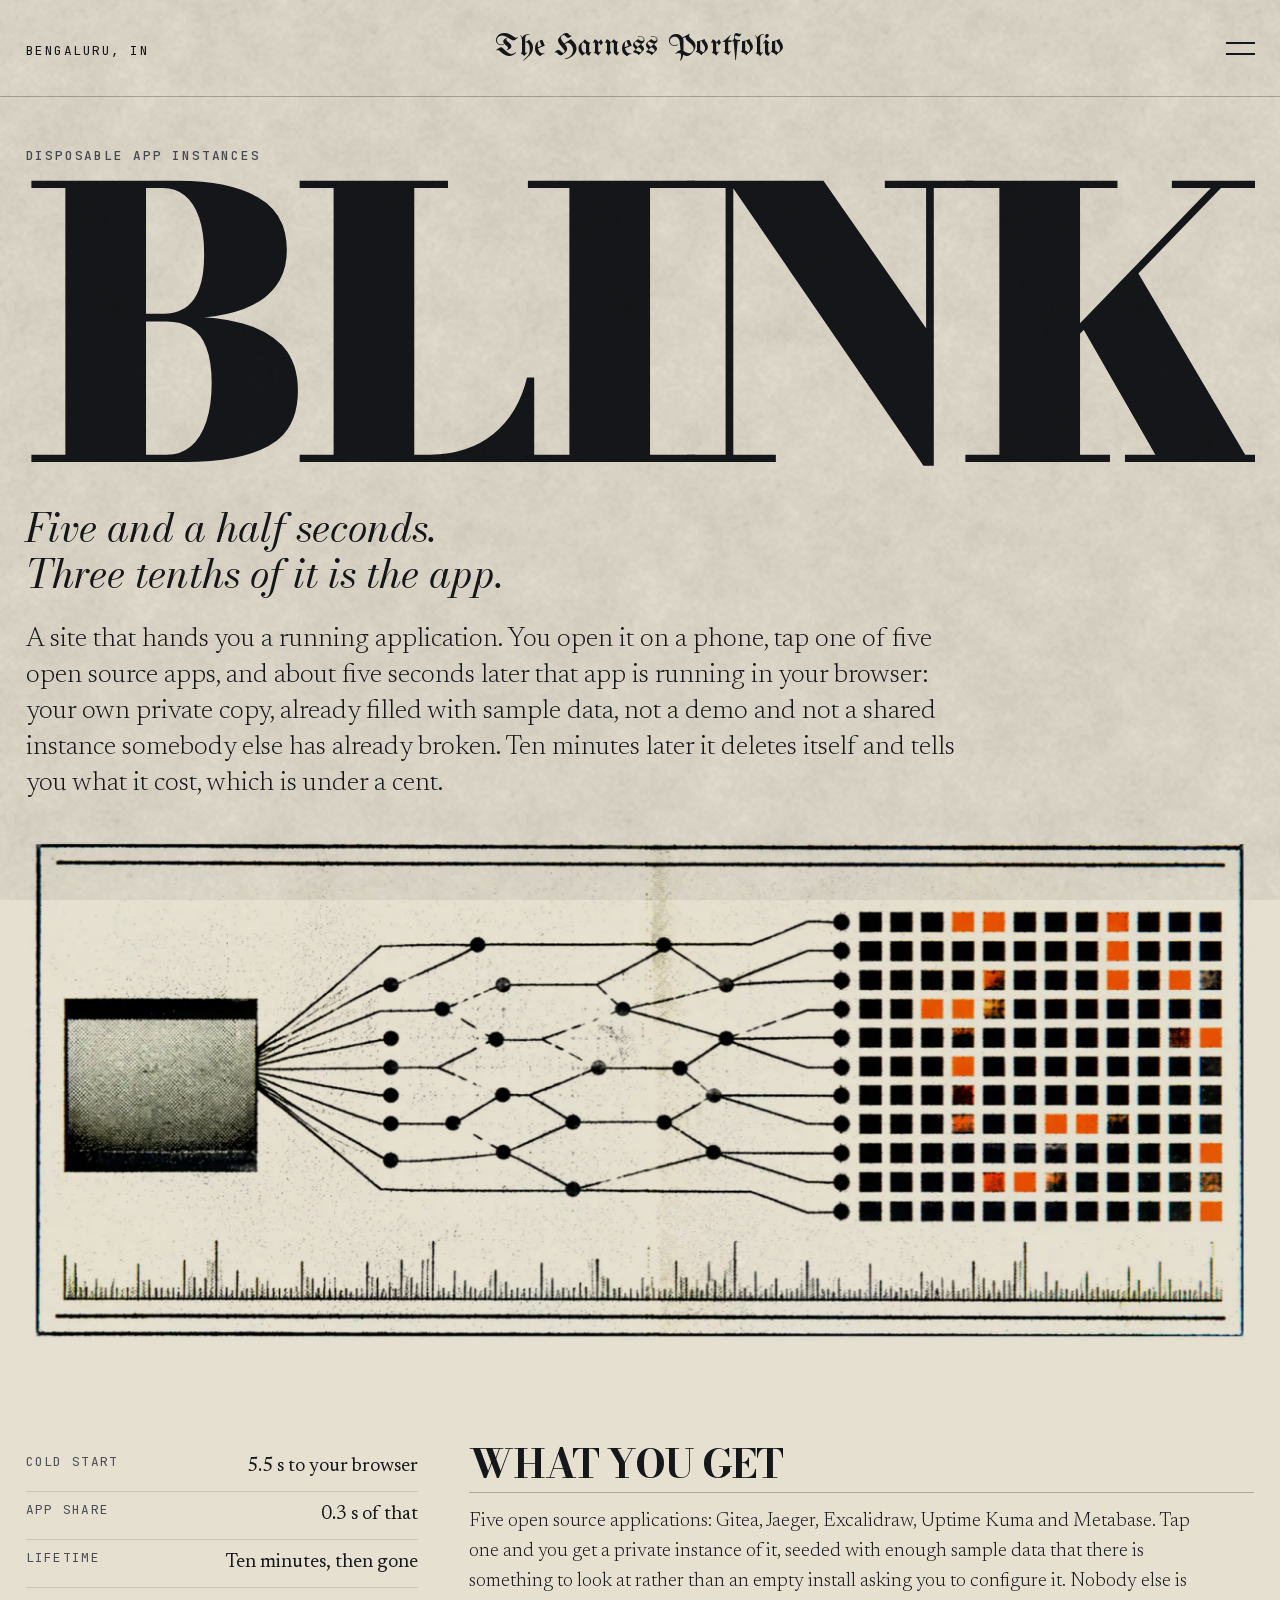
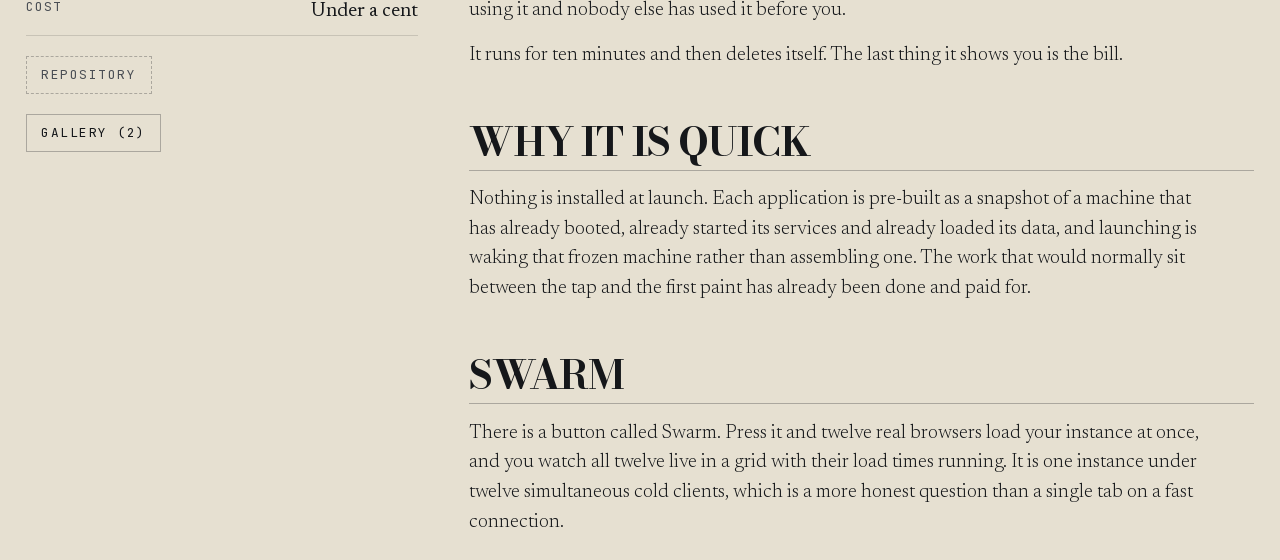
<file: work/blink/index.html>
<!DOCTYPE html><html lang="en" class="bodoni_moda_fea9800b-module___t9ytG__variable bodoni_moda_49b920f5-module__96ow4W__variable newsreader_19a76705-module__pe3p8a__variable jetbrains_mono_57140618-module__JEK3ua__variable unifrakturmaguntia_de403196-module__SjCS9q__variable"><head><meta charSet="utf-8"/><meta name="viewport" content="width=device-width, initial-scale=1"/><link rel="preload" href="/_next/static/media/40a3cd74afdfe30c-s.p.1dczacay52j98.woff2" as="font" crossorigin="" type="font/woff2"/><link rel="preload" href="/_next/static/media/52b5d5098cb87ddd-s.p.3r2y_bth_sjsm.woff2" as="font" crossorigin="" type="font/woff2"/><link rel="preload" href="/_next/static/media/5f402bd2d8eef81a-s.p.40bho2kviej2o.woff2" as="font" crossorigin="" type="font/woff2"/><link rel="preload" href="/_next/static/media/e2d642b99055ff6f-s.p.3d_jy-oqcno8c.woff2" as="font" crossorigin="" type="font/woff2"/><link rel="preload" as="image" imageSrcSet="/placeholders/project-blink-hero-w400.webp 400w, /placeholders/project-blink-hero-w640.webp 640w, /placeholders/project-blink-hero-w900.webp 900w, /placeholders/project-blink-hero-w1280.webp 1280w, /placeholders/project-blink-hero-w1600.webp 1600w, /placeholders/project-blink-hero.webp 1631w" imageSizes="92vw" fetchPriority="high"/><link rel="stylesheet" href="/_next/static/chunks/31duy3jhut_j_.css" data-precedence="next"/><link rel="preload" as="script" fetchPriority="low" href="/_next/static/chunks/310vm2bl3xxpt.js"/><script src="/_next/static/chunks/19mx3mg6lkumu.js" async=""></script><script src="/_next/static/chunks/1mh6a-0e61pyc.js" async=""></script><script src="/_next/static/chunks/344n2zhqbh4pn.js" async=""></script><script src="/_next/static/chunks/turbopack-0td869ukh0v94.js" async=""></script><script src="/_next/static/chunks/3fntmmi971322.js" async=""></script><script src="/_next/static/chunks/0g-u_hslfzjsd.js" async=""></script><script src="/_next/static/chunks/2mxr7h33t2ush.js" async=""></script><script src="/_next/static/chunks/0tstnbvp42gvg.js" async=""></script><meta name="theme-color" content="#e6e0d1"/><title>Blink · Utkarsh Bahuguna</title><meta name="description" content="Tap an open source app, get your own running copy in about five seconds. It deletes itself ten minutes later."/><meta name="author" content="Utkarsh Bahuguna"/><meta property="og:title" content="Blink"/><meta property="og:description" content="Tap an open source app, get your own running copy in about five seconds. It deletes itself ten minutes later."/><meta property="og:image" content="https://utkarshbahuguna.me/placeholders/project-blink-hero.webp"/><meta property="og:image:width" content="1568"/><meta property="og:image:height" content="640"/><meta property="og:image:alt" content="Printed plate for Blink: an inked slab at the left fanning out through a routing graph into a grid of cells, some of them in orange, over a tick scale."/><meta name="twitter:card" content="summary_large_image"/><meta name="twitter:title" content="Utkarsh Bahuguna · Bengaluru, IN"/><meta name="twitter:description" content="I build systems, then write the harnesses that try to break them."/><meta name="twitter:image" content="https://utkarshbahuguna.me/placeholders/og-cover.png"/><link rel="icon" href="/icon.svg?icon.3ii0vima6olii.svg" sizes="any" type="image/svg+xml"/><meta name="next-size-adjust" content=""/><script>(function(){var d=document.documentElement;d.dataset.js='';var INTRO=true;var reduce=matchMedia('(prefers-reduced-motion: reduce)').matches;d.dataset.motion=reduce?'reduce':'full';try{if(INTRO&&!reduce){d.style.setProperty('--intro-duration','2200ms');d.style.setProperty('--intro-delay','0ms');d.dataset.intro='';d.classList.add('is-scroll-locked');setTimeout(function(){d.removeAttribute('data-intro');d.classList.remove('is-scroll-locked');},2260);}}catch(e){}})();</script><script src="/_next/static/chunks/0cz1d0mv5g_q7.js" noModule=""></script></head><body><div hidden=""><!--$--><!--/$--></div><a class="skip-link" href="#main">Skip to content</a><div class="material-grain" aria-hidden="true" style="background-image:url(/paper.png)"></div><div class="curtain" aria-hidden="true"><svg class="curtain__tear" viewBox="0 0 880 1600" preserveAspectRatio="none" focusable="false"><path d="M202 0L203 3L207 6L211 9L217 12L232 15L252 18L267 21L272 24L270 27L266 30L265 33L264 36L262 39L260 42L258 45L260 48L264 51L266 54L263 57L254 60L244 63L240 66L245 69L254 72L259 75L255 78L245 81L235 84L225 87L217 90L212 93L209 96L208 99L202 102L194 105L189 108L196 111L217 114L243 117L265 120L278 123L284 126L288 129L294 132L303 135L312 138L319 141L321 144L315 147L304 150L297 153L299 156L307 159L315 162L322 165L331 168L346 171L360 174L368 177L370 180L369 183L371 186L374 189L372 192L370 195L371 198L380 201L394 204L408 207L415 210L424 213L434 216L443 219L448 222L445 225L442 228L442 231L449 234L457 237L464 240L466 243L467 246L467 249L466 252L466 255L463 258L460 261L459 264L457 267L452 270L449 273L447 276L451 279L457 282L458 285L449 288L432 291L415 294L404 297L399 300L396 303L396 306L397 309L400 312L405 315L409 318L410 321L409 324L408 327L409 330L414 333L423 336L431 339L434 342L429 345L421 348L416 351L418 354L426 357L435 360L439 363L441 366L445 369L448 372L449 375L445 378L440 381L435 384L433 387L428 390L423 393L420 396L421 399L424 402L427 405L427 408L429 411L431 414L432 417L429 420L419 423L407 426L401 429L404 432L411 435L418 438L418 441L410 444L401 447L397 450L401 453L408 456L414 459L420 462L430 465L443 468L454 471L456 474L456 477L455 480L454 483L448 486L437 489L425 492L417 495L414 498L413 501L412 504L409 507L406 510L403 513L398 516L392 519L386 522L379 525L372 528L358 531L340 534L324 537L316 540L310 543L305 546L304 549L307 552L311 555L316 558L323 561L336 564L353 567L369 570L375 573L370 576L359 579L349 582L346 585L347 588L348 591L345 594L343 597L346 600L349 603L347 606L338 609L329 612L324 615L325 618L329 621L334 624L339 627L345 630L354 633L362 636L366 639L366 642L364 645L361 648L357 651L349 654L340 657L331 660L322 663L310 666L300 669L294 672L295 675L300 678L305 681L304 684L299 687L293 690L291 693L292 696L294 699L296 702L298 705L307 708L320 711L330 714L330 717L323 720L316 723L317 726L329 729L345 732L360 735L369 738L369 741L365 744L361 747L362 750L365 753L368 756L366 759L364 762L364 765L364 768L360 771L354 774L350 777L347 780L348 783L351 786L354 789L355 792L354 795L354 798L354 801L353 804L350 807L348 810L346 813L345 816L337 819L328 822L326 825L333 828L346 831L359 834L363 837L359 840L351 843L347 846L351 849L362 852L374 855L380 858L378 861L374 864L370 867L369 870L365 873L359 876L356 879L358 882L367 885L379 888L386 891L388 894L390 897L391 900L395 903L400 906L405 909L407 912L406 915L401 918L394 921L387 924L377 927L361 930L346 933L337 936L333 939L330 942L326 945L323 948L329 951L336 954L337 957L332 960L327 963L322 966L317 969L312 972L307 975L304 978L298 981L284 984L270 987L263 990L266 993L274 996L281 999L283 1002L279 1005L274 1008L271 1011L277 1014L290 1017L305 1020L317 1023L327 1026L340 1029L353 1032L366 1035L368 1038L365 1041L366 1044L377 1047L388 1050L397 1053L404 1056L414 1059L428 1062L439 1065L444 1068L448 1071L453 1074L457 1077L457 1080L454 1083L451 1086L452 1089L453 1092L453 1095L453 1098L456 1101L465 1104L475 1107L482 1110L483 1113L477 1116L470 1119L465 1122L466 1125L470 1128L474 1131L473 1134L469 1137L465 1140L460 1143L459 1146L464 1149L469 1152L470 1155L468 1158L466 1161L466 1164L466 1167L468 1170L471 1173L473 1176L472 1179L460 1182L446 1185L439 1188L439 1191L439 1194L439 1197L438 1200L443 1203L451 1206L457 1209L457 1212L455 1215L453 1218L453 1221L449 1224L438 1227L426 1230L419 1233L418 1236L420 1239L418 1242L409 1245L393 1248L377 1251L368 1254L369 1257L375 1260L382 1263L386 1266L389 1269L392 1272L395 1275L399 1278L401 1281L403 1284L405 1287L407 1290L407 1293L406 1296L405 1299L402 1302L398 1305L394 1308L394 1311L396 1314L399 1317L401 1320L401 1323L404 1326L407 1329L409 1332L406 1335L402 1338L400 1341L404 1344L413 1347L423 1350L428 1353L426 1356L419 1359L413 1362L413 1365L423 1368L437 1371L448 1374L454 1377L462 1380L471 1383L476 1386L476 1389L472 1392L467 1395L464 1398L459 1401L452 1404L446 1407L438 1410L426 1413L412 1416L404 1419L403 1422L407 1425L411 1428L412 1431L417 1434L424 1437L427 1440L423 1443L418 1446L414 1449L409 1452L404 1455L398 1458L394 1461L393 1464L388 1467L380 1470L377 1473L382 1476L389 1479L396 1482L402 1485L412 1488L428 1491L442 1494L445 1497L442 1500L439 1503L438 1506L439 1509L436 1512L433 1515L433 1518L441 1521L455 1524L467 1527L469 1530L460 1533L446 1536L432 1539L423 1542L411 1545L398 1548L388 1551L382 1554L381 1557L381 1560L379 1563L380 1566L383 1569L390 1572L399 1575L408 1578L417 1581L428 1584L437 1587L444 1590L449 1593L453 1596L453 1600L591 1600L589 1596L584 1593L577 1590L569 1587L558 1584L546 1581L537 1578L528 1575L521 1572L517 1569L517 1566L521 1563L525 1560L527 1557L528 1554L531 1551L537 1548L546 1545L555 1542L564 1539L578 1536L593 1533L602 1530L600 1527L588 1524L575 1521L568 1518L571 1515L578 1512L585 1509L588 1506L593 1503L598 1500L603 1497L601 1494L590 1491L576 1488L569 1485L568 1482L568 1479L570 1476L575 1473L589 1470L606 1467L619 1464L625 1461L632 1458L638 1455L642 1452L646 1449L652 1446L660 1443L668 1440L670 1437L669 1434L668 1431L670 1428L666 1425L662 1422L660 1419L666 1416L676 1413L686 1410L691 1407L696 1404L703 1401L708 1398L713 1395L719 1392L722 1389L720 1386L711 1383L697 1380L683 1377L672 1374L656 1371L640 1368L630 1365L632 1362L641 1359L651 1356L656 1353L653 1350L644 1347L634 1344L630 1341L631 1338L635 1335L638 1332L637 1329L633 1326L627 1323L623 1320L619 1317L613 1314L610 1311L612 1308L620 1305L629 1302L637 1299L641 1296L644 1293L644 1290L641 1287L638 1284L634 1281L630 1278L625 1275L620 1272L614 1269L608 1266L601 1263L591 1260L582 1257L579 1254L585 1251L597 1248L610 1245L616 1242L615 1239L611 1236L609 1233L617 1230L630 1227L642 1224L648 1221L650 1218L651 1215L651 1212L649 1209L640 1206L630 1203L623 1200L622 1197L622 1194L620 1191L619 1188L624 1185L636 1182L647 1179L648 1176L647 1173L646 1170L646 1167L647 1164L648 1161L648 1158L648 1155L643 1152L634 1149L625 1146L621 1143L622 1140L623 1137L623 1134L619 1131L610 1128L601 1125L596 1122L598 1119L604 1116L609 1113L608 1110L599 1107L588 1104L578 1101L574 1098L573 1095L574 1092L573 1089L573 1086L577 1083L579 1080L578 1077L573 1074L567 1071L563 1068L559 1065L549 1062L539 1059L534 1056L533 1053L529 1050L522 1047L513 1044L513 1041L517 1038L516 1035L505 1032L492 1029L480 1026L471 1023L458 1020L442 1017L428 1014L424 1011L427 1008L435 1005L440 1002L439 999L433 996L426 993L425 990L435 987L454 984L476 981L490 978L501 975L513 972L522 969L529 966L535 963L540 960L545 957L544 954L537 951L530 948L530 945L529 942L526 939L523 936L526 933L536 930L549 927L558 924L565 921L572 918L575 915L572 912L563 909L550 906L536 903L525 900L516 897L510 894L504 891L495 888L483 885L474 882L473 879L479 876L486 873L491 870L494 867L500 864L507 861L512 858L509 855L500 852L490 849L485 846L490 843L497 840L502 837L500 834L493 831L485 828L482 825L489 822L500 819L506 816L504 813L502 810L500 807L498 804L495 801L490 798L484 795L477 792L467 789L455 786L443 783L435 780L433 777L436 774L440 771L444 768L444 765L442 762L441 759L438 756L430 753L422 750L416 747L415 744L416 741L414 738L405 735L390 732L374 729L362 726L361 723L368 720L375 717L375 714L365 711L352 708L343 705L341 702L339 699L337 696L336 693L338 690L344 687L349 684L350 681L345 678L340 675L339 672L345 669L356 666L371 663L383 660L393 657L404 654L414 651L422 648L430 645L440 642L448 639L453 636L453 633L452 630L451 627L449 624L446 621L442 618L440 615L444 612L453 609L462 606L463 603L457 600L450 597L449 594L449 591L448 588L450 585L457 582L473 579L490 576L500 573L494 570L477 567L456 564L438 561L427 558L418 555L412 552L408 549L409 546L414 543L420 540L428 537L442 534L458 531L470 528L477 525L483 522L488 519L493 516L494 513L492 510L488 507L484 504L477 501L471 498L469 495L473 492L482 489L493 486L499 483L500 480L501 477L501 474L499 471L488 468L475 465L465 462L459 459L453 456L446 453L442 450L446 447L455 444L463 441L463 438L456 435L449 432L446 429L452 426L467 423L479 420L482 417L481 414L478 411L476 408L475 405L472 402L470 399L471 396L476 393L485 390L494 387L500 384L508 381L517 378L523 375L525 372L523 369L522 366L522 363L521 360L515 357L510 354L510 351L517 348L527 345L533 342L532 339L523 336L512 333L505 330L503 327L502 324L503 321L504 318L504 315L504 312L504 309L505 306L505 303L507 300L511 297L522 294L540 291L557 288L566 285L564 282L555 279L547 276L546 273L547 270L553 267L559 264L569 261L582 258L596 255L607 252L616 249L623 246L628 243L630 240L628 237L624 234L621 231L626 228L634 225L638 222L635 219L626 216L616 213L609 210L604 207L595 204L586 201L582 198L585 195L591 192L593 189L588 186L585 183L582 180L577 177L567 174L551 171L535 168L527 165L522 162L514 159L508 156L506 153L513 150L523 147L529 144L526 141L519 138L511 135L503 132L497 129L493 126L487 123L475 120L453 117L428 114L409 111L403 108L408 105L416 102L423 99L426 96L432 93L441 90L455 87L472 84L488 81L502 78L508 75L505 72L497 69L493 66L498 63L508 60L518 57L521 54L518 51L514 48L511 45L511 42L512 39L513 36L513 33L515 30L518 27L520 24L515 21L498 18L476 15L458 12L448 9L441 6L435 3L433 0Z" fill="var(--curtain-fibre)"></path><path d="M282 0L284 3L287 6L291 9L297 12L311 15L329 18L342 21L344 24L339 27L332 30L327 33L324 36L319 39L314 42L310 45L310 48L312 51L312 54L308 57L298 60L287 63L283 66L288 69L298 72L303 75L300 78L290 81L280 84L270 87L262 90L257 93L255 96L254 99L249 102L242 105L239 108L246 111L267 114L294 117L316 120L329 123L335 126L340 129L346 132L355 135L364 138L372 141L376 144L371 147L362 150L356 153L359 156L367 159L377 162L384 165L394 168L411 171L427 174L436 177L439 180L440 183L443 186L447 189L445 192L441 195L440 198L447 201L458 204L469 207L475 210L482 213L491 216L498 219L501 222L497 225L491 228L489 231L493 234L500 237L504 240L505 243L504 246L502 249L499 252L496 255L491 258L486 261L484 264L481 267L477 270L475 273L475 276L481 279L489 282L491 285L483 288L468 291L451 294L441 297L437 300L435 303L436 306L436 309L439 312L442 315L444 318L444 321L442 324L440 327L440 330L444 333L452 336L459 339L459 342L451 345L441 348L434 351L433 354L439 357L446 360L448 363L449 366L451 369L454 372L454 375L450 378L444 381L439 384L437 387L432 390L426 393L423 396L424 399L427 402L430 405L430 408L432 411L434 414L435 417L432 420L422 423L410 426L404 429L407 432L414 435L420 438L421 441L413 444L404 447L400 450L404 453L410 456L417 459L422 462L432 465L445 468L455 471L457 474L457 477L457 480L455 483L449 486L438 489L426 492L418 495L415 498L414 501L413 504L410 507L407 510L404 513L399 516L393 519L387 522L380 525L373 528L359 531L341 534L325 537L317 540L311 543L306 546L305 549L308 552L312 555L317 558L324 561L337 564L354 567L370 570L377 573L372 576L361 579L352 582L349 585L351 588L352 591L350 594L349 597L353 600L357 603L355 606L348 609L339 612L335 615L337 618L341 621L347 624L351 627L357 630L365 633L373 636L376 639L376 642L373 645L371 648L367 651L360 654L351 657L343 660L334 663L323 666L313 669L308 672L309 675L315 678L320 681L320 684L315 687L310 690L308 693L309 696L311 699L312 702L314 705L323 708L335 711L344 714L343 717L336 720L328 723L329 726L340 729L355 732L370 735L378 738L378 741L374 744L371 747L372 750L376 753L379 756L378 759L377 762L377 765L376 768L372 771L366 774L362 777L359 780L360 783L364 786L367 789L368 792L368 795L368 798L367 801L366 804L363 807L360 810L359 813L358 816L350 819L341 822L339 825L347 828L362 831L375 834L381 837L379 840L374 843L372 846L378 849L392 852L406 855L413 858L413 861L410 864L408 867L407 870L404 873L399 876L395 879L397 882L406 885L418 888L425 891L428 894L430 897L433 900L437 903L444 906L449 909L452 912L450 915L444 918L435 921L427 924L415 927L399 930L383 933L375 936L371 939L368 942L365 945L363 948L369 951L377 954L378 957L373 960L369 963L364 966L359 969L353 972L348 975L343 978L336 981L321 984L306 987L299 990L302 993L310 996L317 999L319 1002L315 1005L309 1008L307 1011L312 1014L325 1017L341 1020L353 1023L363 1026L376 1029L390 1032L402 1035L405 1038L402 1041L403 1044L414 1047L424 1050L433 1053L439 1056L447 1059L460 1062L471 1065L476 1068L480 1071L485 1074L489 1077L490 1080L487 1083L485 1086L485 1089L486 1092L486 1095L486 1098L490 1101L499 1104L510 1107L517 1110L519 1113L513 1116L506 1119L502 1122L504 1125L510 1128L516 1131L516 1134L513 1137L508 1140L504 1143L502 1146L506 1149L509 1152L508 1155L502 1158L498 1161L494 1164L490 1167L488 1170L487 1173L486 1176L482 1179L467 1182L451 1185L442 1188L440 1191L439 1194L439 1197L439 1200L444 1203L453 1206L459 1209L460 1212L459 1215L459 1218L460 1221L457 1224L448 1227L437 1230L431 1233L432 1236L435 1239L435 1242L427 1245L412 1248L397 1251L390 1254L391 1257L398 1260L405 1263L410 1266L415 1269L420 1272L425 1275L431 1278L437 1281L442 1284L448 1287L452 1290L455 1293L458 1296L459 1299L458 1302L455 1305L452 1308L453 1311L458 1314L463 1317L466 1320L468 1323L471 1326L475 1329L477 1332L475 1335L471 1338L470 1341L475 1344L484 1347L495 1350L500 1353L498 1356L491 1359L484 1362L484 1365L494 1368L509 1371L523 1374L531 1377L541 1380L552 1383L558 1386L559 1389L554 1392L546 1395L540 1398L531 1401L521 1404L510 1407L499 1410L482 1413L464 1416L450 1419L445 1422L443 1425L442 1428L439 1431L439 1434L442 1437L442 1440L436 1443L430 1446L424 1449L420 1452L416 1455L412 1458L409 1461L410 1464L406 1467L401 1470L399 1473L405 1476L414 1479L422 1482L429 1485L441 1488L459 1491L474 1494L479 1497L477 1500L475 1503L474 1506L474 1509L471 1512L466 1515L465 1518L472 1521L485 1524L496 1527L497 1530L486 1533L470 1536L455 1539L444 1542L431 1545L417 1548L405 1551L398 1554L395 1557L393 1560L391 1563L390 1566L392 1569L398 1572L407 1575L416 1578L426 1581L437 1584L448 1587L455 1590L461 1593L467 1596L469 1600L477 1600L470 1596L462 1593L455 1590L448 1587L437 1584L426 1581L416 1578L407 1575L399 1572L398 1569L402 1566L409 1563L418 1560L426 1557L432 1554L441 1551L451 1548L462 1545L472 1542L479 1539L491 1536L503 1533L510 1530L505 1527L492 1524L477 1521L470 1518L472 1515L479 1512L486 1509L489 1506L495 1503L502 1500L507 1497L506 1494L494 1491L477 1488L466 1485L458 1482L450 1479L442 1476L436 1473L438 1470L444 1467L447 1464L446 1461L448 1458L453 1455L458 1452L463 1449L470 1446L479 1443L489 1440L492 1437L492 1434L494 1431L499 1428L500 1425L498 1422L498 1419L504 1416L513 1413L521 1410L524 1407L526 1404L531 1401L540 1398L546 1395L554 1392L559 1389L565 1386L567 1383L565 1380L563 1377L562 1374L554 1371L544 1368L536 1365L536 1362L540 1359L543 1356L539 1353L526 1350L508 1347L491 1344L479 1341L475 1338L475 1335L477 1332L477 1329L477 1326L479 1323L482 1320L485 1317L486 1314L487 1311L491 1308L497 1305L502 1302L504 1299L503 1296L500 1293L495 1290L489 1287L482 1284L475 1281L469 1278L462 1275L455 1272L449 1269L443 1266L435 1263L425 1260L415 1257L410 1254L415 1251L427 1248L439 1245L446 1242L446 1239L444 1236L445 1233L454 1230L469 1227L483 1224L490 1221L493 1218L496 1215L499 1212L498 1209L490 1206L479 1203L469 1200L465 1197L461 1194L457 1191L455 1188L460 1185L473 1182L486 1179L491 1176L495 1173L500 1170L508 1167L517 1164L528 1161L539 1158L550 1155L554 1152L552 1149L548 1146L545 1143L543 1140L540 1137L533 1134L524 1131L510 1128L504 1125L502 1122L506 1119L513 1116L519 1113L517 1110L510 1107L499 1104L490 1101L486 1098L486 1095L488 1092L488 1089L489 1086L492 1083L496 1080L499 1077L498 1074L497 1071L497 1068L496 1065L489 1062L481 1059L475 1056L471 1053L464 1050L455 1047L445 1044L443 1041L446 1038L444 1035L432 1032L418 1029L405 1026L395 1023L383 1020L366 1017L352 1014L346 1011L348 1008L353 1005L357 1002L354 999L347 996L339 993L336 990L341 987L354 984L366 981L369 978L369 975L369 972L369 969L370 966L372 963L376 960L379 957L377 954L369 951L363 948L365 945L368 942L371 939L375 936L383 933L399 930L415 927L427 924L435 921L444 918L457 915L465 912L467 909L465 906L461 903L457 900L452 897L448 894L443 891L434 888L420 885L408 882L404 879L406 876L409 873L411 870L411 867L415 864L420 861L422 858L418 855L407 852L397 849L393 846L398 843L404 840L407 837L402 834L390 831L378 828L373 825L378 822L389 819L398 816L400 813L402 810L404 807L405 804L403 801L400 798L395 795L390 792L384 789L377 786L370 783L366 780L367 777L371 774L377 771L381 768L381 765L380 762L382 759L382 756L378 753L374 750L372 747L375 744L379 741L379 738L370 735L355 732L340 729L329 726L328 723L336 720L343 717L344 714L335 711L323 708L314 705L312 702L311 699L312 696L312 693L316 690L323 687L329 684L329 681L324 678L317 675L313 672L316 669L324 666L334 663L343 660L351 657L360 654L367 651L371 648L373 645L376 642L376 639L373 636L365 633L357 630L351 627L347 624L341 621L337 618L335 615L339 612L348 609L355 606L357 603L353 600L350 597L351 594L353 591L352 588L350 585L352 582L361 579L372 576L377 573L370 570L354 567L337 564L324 561L317 558L312 555L308 552L305 549L306 546L311 543L317 540L325 537L341 534L359 531L373 528L380 525L387 522L394 519L404 516L412 513L418 510L422 507L427 504L428 501L428 498L430 495L438 492L449 489L460 486L467 483L469 480L470 477L471 474L469 471L459 468L446 465L437 462L430 459L423 456L416 453L411 450L414 447L422 444L429 441L429 438L422 435L415 432L412 429L418 426L431 423L442 420L445 417L444 414L442 411L440 408L440 405L437 402L434 399L432 396L434 393L439 390L442 387L442 384L445 381L450 378L454 375L454 372L451 369L449 366L448 363L446 360L439 357L433 354L434 351L441 348L451 345L459 342L459 339L452 336L444 333L440 330L440 327L442 324L445 321L446 318L445 315L442 312L440 309L440 306L440 303L443 300L449 297L461 294L479 291L496 288L505 285L503 282L496 279L489 276L489 273L492 270L498 267L502 264L508 261L517 258L525 255L532 252L537 249L540 246L539 243L533 240L521 237L506 234L493 231L491 228L497 225L501 222L498 219L491 216L482 213L475 210L469 207L458 204L452 201L455 198L465 195L477 192L484 189L481 186L479 183L480 180L480 177L475 174L463 171L452 168L446 165L444 162L437 159L431 156L427 153L428 150L430 147L425 144L410 141L391 138L372 135L353 132L340 129L335 126L329 123L316 120L294 117L272 114L258 111L257 108L267 105L281 102L290 99L295 96L299 93L305 90L314 87L326 84L338 81L348 78L353 75L348 72L340 69L335 66L340 63L349 60L355 57L353 54L344 51L332 48L323 45L317 42L319 39L324 36L327 33L332 30L339 27L344 24L345 21L343 18L337 15L334 12L338 9L341 6L343 3L343 0Z" fill="var(--curtain-fleck)"></path><path class="curtain__lift" d="M0 0L202 0L203 3L207 6L211 9L217 12L232 15L252 18L267 21L272 24L270 27L266 30L265 33L264 36L262 39L260 42L258 45L260 48L264 51L266 54L263 57L254 60L244 63L240 66L245 69L254 72L259 75L255 78L245 81L235 84L225 87L217 90L212 93L209 96L208 99L202 102L194 105L189 108L196 111L217 114L243 117L265 120L278 123L284 126L288 129L294 132L303 135L312 138L319 141L321 144L315 147L304 150L297 153L299 156L307 159L315 162L322 165L331 168L346 171L360 174L368 177L370 180L369 183L371 186L374 189L372 192L370 195L371 198L380 201L394 204L408 207L415 210L424 213L434 216L443 219L448 222L445 225L442 228L442 231L449 234L457 237L464 240L466 243L467 246L467 249L466 252L466 255L463 258L460 261L459 264L457 267L452 270L449 273L447 276L451 279L457 282L458 285L449 288L432 291L415 294L404 297L399 300L396 303L396 306L397 309L400 312L405 315L409 318L410 321L409 324L408 327L409 330L414 333L423 336L431 339L434 342L429 345L421 348L416 351L418 354L426 357L435 360L439 363L441 366L445 369L448 372L449 375L445 378L440 381L435 384L433 387L428 390L423 393L420 396L421 399L424 402L427 405L427 408L429 411L431 414L432 417L429 420L419 423L407 426L401 429L404 432L411 435L418 438L418 441L410 444L401 447L397 450L401 453L408 456L414 459L420 462L430 465L443 468L454 471L456 474L456 477L455 480L454 483L448 486L437 489L425 492L417 495L414 498L413 501L412 504L409 507L406 510L403 513L398 516L392 519L386 522L379 525L372 528L358 531L340 534L324 537L316 540L310 543L305 546L304 549L307 552L311 555L316 558L323 561L336 564L353 567L369 570L375 573L370 576L359 579L349 582L346 585L347 588L348 591L345 594L343 597L346 600L349 603L347 606L338 609L329 612L324 615L325 618L329 621L334 624L339 627L345 630L354 633L362 636L366 639L366 642L364 645L361 648L357 651L349 654L340 657L331 660L322 663L310 666L300 669L294 672L295 675L300 678L305 681L304 684L299 687L293 690L291 693L292 696L294 699L296 702L298 705L307 708L320 711L330 714L330 717L323 720L316 723L317 726L329 729L345 732L360 735L369 738L369 741L365 744L361 747L362 750L365 753L368 756L366 759L364 762L364 765L364 768L360 771L354 774L350 777L347 780L348 783L351 786L354 789L355 792L354 795L354 798L354 801L353 804L350 807L348 810L346 813L345 816L337 819L328 822L326 825L333 828L346 831L359 834L363 837L359 840L351 843L347 846L351 849L362 852L374 855L380 858L378 861L374 864L370 867L369 870L365 873L359 876L356 879L358 882L367 885L379 888L386 891L388 894L390 897L391 900L395 903L400 906L405 909L407 912L406 915L401 918L394 921L387 924L377 927L361 930L346 933L337 936L333 939L330 942L326 945L323 948L329 951L336 954L337 957L332 960L327 963L322 966L317 969L312 972L307 975L304 978L298 981L284 984L270 987L263 990L266 993L274 996L281 999L283 1002L279 1005L274 1008L271 1011L277 1014L290 1017L305 1020L317 1023L327 1026L340 1029L353 1032L366 1035L368 1038L365 1041L366 1044L377 1047L388 1050L397 1053L404 1056L414 1059L428 1062L439 1065L444 1068L448 1071L453 1074L457 1077L457 1080L454 1083L451 1086L452 1089L453 1092L453 1095L453 1098L456 1101L465 1104L475 1107L482 1110L483 1113L477 1116L470 1119L465 1122L466 1125L470 1128L474 1131L473 1134L469 1137L465 1140L460 1143L459 1146L464 1149L469 1152L470 1155L468 1158L466 1161L466 1164L466 1167L468 1170L471 1173L473 1176L472 1179L460 1182L446 1185L439 1188L439 1191L439 1194L439 1197L438 1200L443 1203L451 1206L457 1209L457 1212L455 1215L453 1218L453 1221L449 1224L438 1227L426 1230L419 1233L418 1236L420 1239L418 1242L409 1245L393 1248L377 1251L368 1254L369 1257L375 1260L382 1263L386 1266L389 1269L392 1272L395 1275L399 1278L401 1281L403 1284L405 1287L407 1290L407 1293L406 1296L405 1299L402 1302L398 1305L394 1308L394 1311L396 1314L399 1317L401 1320L401 1323L404 1326L407 1329L409 1332L406 1335L402 1338L400 1341L404 1344L413 1347L423 1350L428 1353L426 1356L419 1359L413 1362L413 1365L423 1368L437 1371L448 1374L454 1377L462 1380L471 1383L476 1386L476 1389L472 1392L467 1395L464 1398L459 1401L452 1404L446 1407L438 1410L426 1413L412 1416L404 1419L403 1422L407 1425L411 1428L412 1431L417 1434L424 1437L427 1440L423 1443L418 1446L414 1449L409 1452L404 1455L398 1458L394 1461L393 1464L388 1467L380 1470L377 1473L382 1476L389 1479L396 1482L402 1485L412 1488L428 1491L442 1494L445 1497L442 1500L439 1503L438 1506L439 1509L436 1512L433 1515L433 1518L441 1521L455 1524L467 1527L469 1530L460 1533L446 1536L432 1539L423 1542L411 1545L398 1548L388 1551L382 1554L381 1557L381 1560L379 1563L380 1566L383 1569L390 1572L399 1575L408 1578L417 1581L428 1584L437 1587L444 1590L449 1593L453 1596L453 1600L0 1600Z" fill="var(--curtain-color)" stroke="var(--curtain-shadow)"></path></svg></div><div class="intro-backdrop" aria-hidden="true"></div><div class="shell"><header class="nav"><div class="nav-inner"><div class="nav-row"><div class="nav-block nav-block--l"><button type="button" class="n-text" aria-pressed="false">Bengaluru, IN<span class="sr-only">. Toggles paper mode, which desaturates every image on the page.</span></button></div><a class="nav-head" href="/">The Harness Portfolio</a><div class="nav-block nav-block--r"><button type="button" class="nav-link" aria-expanded="false" aria-controls="site-menu"><span class="nav-lines" aria-hidden="true"><span class="nav-line up"></span><span class="nav-line bottom"></span></span><span class="sr-only">Open menu</span></button></div></div></div><div id="site-menu" class="menu" hidden="" data-open="false" role="dialog" aria-modal="true" aria-label="Site menu"><nav class="menu-w" aria-label="Primary"><a class="menu-link" href="/"><span class="mask"><span class="menu-title t-display">Index</span></span><span class="m-active" data-current="false" aria-hidden="true"></span></a><a class="menu-link" aria-current="page" href="/work/"><span class="mask"><span class="menu-title t-display">Work</span></span><span class="m-active" data-current="true" aria-hidden="true"></span></a><a class="menu-link" href="/research/"><span class="mask"><span class="menu-title t-display">Research</span></span><span class="m-active" data-current="false" aria-hidden="true"></span></a></nav><ul class="menu-socials f-block"><li><a class="f-li" href="https://github.com/u7k4rs6" target="_blank" rel="noopener noreferrer">GitHub</a></li><li><span class="f-li-dot" aria-hidden="true"></span><a class="f-li" href="https://linkedin.com/in/utkarshbahuguna666" target="_blank" rel="noopener noreferrer">LinkedIn</a></li><li><span class="f-li-dot" aria-hidden="true"></span><a class="f-li" href="https://scholar.google.com/citations?user=0ZYBsyoAAAAJ" target="_blank" rel="noopener noreferrer">Scholar</a></li><li><span class="f-li-dot" aria-hidden="true"></span><a class="f-li" href="https://orcid.org/0009-0004-0034-824X" target="_blank" rel="noopener noreferrer">ORCID</a></li></ul></div></header><main id="main"><article class="detail"><header class="detail__head wrap"><p class="t-eyebrow detail__kicker">Disposable app instances</p><h1 class="fit detail__display"><span class="mask" data-reveal="line"><span class="fit-text detail__title" data-fit-max="420" data-fit-min="14" data-fit-fill="0.998" style="--chars:5">Blink</span></span></h1><p class="detail__tagline" data-reveal="rise">Five and a half seconds. Three tenths of it is the app.</p><p class="detail__summary" data-reveal="rise">A site that hands you a running application. You open it on a phone, tap one of five open source apps, and about five seconds later that app is running in your browser: your own private copy, already filled with sample data, not a demo and not a shared instance somebody else has already broken. Ten minutes later it deletes itself and tells you what it cost, which is under a cent.</p></header><div class="detail__heroWrap"><figure class="plate detail__hero"><img src="/placeholders/project-blink-hero.webp" alt="Printed plate for Blink: an inked slab at the left fanning out through a routing graph into a grid of cells, some of them in orange, over a tick scale." width="1568" height="640" data-blend="multiply" srcSet="/placeholders/project-blink-hero-w400.webp 400w, /placeholders/project-blink-hero-w640.webp 640w, /placeholders/project-blink-hero-w900.webp 900w, /placeholders/project-blink-hero-w1280.webp 1280w, /placeholders/project-blink-hero-w1600.webp 1600w, /placeholders/project-blink-hero.webp 1631w" sizes="92vw" loading="eager" fetchPriority="high" decoding="async"/></figure></div><div class="detail__body wrap"><aside class="detail__facts" aria-label="Project facts"><dl><div class="detail__fact" data-reveal="fade"><dt>Cold start</dt><dd>5.5 s to your browser</dd></div><div class="detail__fact" data-reveal="fade"><dt>App share</dt><dd>0.3 s of that</dd></div><div class="detail__fact" data-reveal="fade"><dt>Lifetime</dt><dd>Ten minutes, then gone</dd></div><div class="detail__fact" data-reveal="fade"><dt>Cost</dt><dd>Under a cent</dd></div></dl><ul class="detail__links"><li><span class="detail__linkPending">Repository<span class="sr-only">. URL not published yet.</span></span></li></ul><button type="button" class="gallery__trigger" aria-expanded="false" aria-controls="gallery-blink">Gallery<span aria-hidden="true"> (<!-- -->2<!-- -->)</span></button></aside><div class="detail__prose"><section class="detail__section"><h2 class="detail__heading" data-reveal="fade">What you get</h2><p class="detail__para" data-reveal="fade">Five open source applications: Gitea, Jaeger, Excalidraw, Uptime Kuma and Metabase. Tap one and you get a private instance of it, seeded with enough sample data that there is something to look at rather than an empty install asking you to configure it. Nobody else is using it and nobody else has used it before you.</p><p class="detail__para" data-reveal="fade">It runs for ten minutes and then deletes itself. The last thing it shows you is the bill.</p></section><section class="detail__section"><h2 class="detail__heading" data-reveal="fade">Why it is quick</h2><p class="detail__para" data-reveal="fade">Nothing is installed at launch. Each application is pre-built as a snapshot of a machine that has already booted, already started its services and already loaded its data, and launching is waking that frozen machine rather than assembling one. The work that would normally sit between the tap and the first paint has already been done and paid for.</p></section><section class="detail__section"><h2 class="detail__heading" data-reveal="fade">Swarm</h2><p class="detail__para" data-reveal="fade">There is a button called Swarm. Press it and twelve real browsers load your instance at once, and you watch all twelve live in a grid with their load times running. It is one instance under twelve simultaneous cold clients, which is a more honest question than a single tab on a fast connection.</p></section><section class="detail__section"><h2 class="detail__heading" data-reveal="fade">The number, and the honesty about it</h2><p class="detail__para" data-reveal="fade">Every launch is measured and every measurement is public: how long each one took, how often they fail, and how much credit is left in the account paying for the whole thing. A site that shows its own failure rate is making a claim it cannot quietly walk back.</p><p class="detail__para" data-reveal="fade">The number is 5.5 seconds from tap to a usable application, and only 0.3 of those seconds is the application. The rest is a real computer waking up and the network carrying the page to you. Quoting the 0.3 alone would be the more flattering figure and the less true one.</p></section></div></div><div class="detail__next wrap"><p class="t-eyebrow">Next</p><p class="detail__nextName">Shadowbook</p><a class="cta-ellipse" href="/work/shadowbook/"><span class="cta-ellipse__text">Shadowbook</span><span class="cta-ellipse__arrow" aria-hidden="true">→</span></a><p class="detail__back"><a href="/work/">All work</a></p></div></article><!--$--><!--/$--></main><footer class="footer"><div class="marquee"><div class="marquee__inner" style="--marquee-chars:380"><div class="marquee__copy"><span class="marquee__unit"><span class="marquee__phrase">I build the system, then the thing that proves it wrong</span><span class="marquee__slab">Build, Break, Prove</span></span><span class="marquee__unit"><span class="marquee__phrase">A bug that only appears sometimes has not been found</span><span class="marquee__slab">Same seed, same crash</span></span><span class="marquee__unit"><span class="marquee__phrase">The harness is not scaffolding, it is the deliverable</span><span class="marquee__slab">The Harness</span></span><span class="marquee__unit"><span class="marquee__phrase">Deterministic enough to hand to somebody else</span><span class="marquee__slab">Reproducible</span></span><span class="marquee__unit"><span class="marquee__phrase">Worth exactly what the adversary failed to break</span><span class="marquee__slab">Falsifiable</span></span><span class="marquee__unit"><span class="marquee__phrase">Order books, kernels, CRDTs, inference engines</span><span class="marquee__slab">Systems</span></span></div><div class="marquee__copy" aria-hidden="true"><span class="marquee__unit"><span class="marquee__phrase">I build the system, then the thing that proves it wrong</span><span class="marquee__slab">Build, Break, Prove</span></span><span class="marquee__unit"><span class="marquee__phrase">A bug that only appears sometimes has not been found</span><span class="marquee__slab">Same seed, same crash</span></span><span class="marquee__unit"><span class="marquee__phrase">The harness is not scaffolding, it is the deliverable</span><span class="marquee__slab">The Harness</span></span><span class="marquee__unit"><span class="marquee__phrase">Deterministic enough to hand to somebody else</span><span class="marquee__slab">Reproducible</span></span><span class="marquee__unit"><span class="marquee__phrase">Worth exactly what the adversary failed to break</span><span class="marquee__slab">Falsifiable</span></span><span class="marquee__unit"><span class="marquee__phrase">Order books, kernels, CRDTs, inference engines</span><span class="marquee__slab">Systems</span></span></div><div class="marquee__copy" aria-hidden="true"><span class="marquee__unit"><span class="marquee__phrase">I build the system, then the thing that proves it wrong</span><span class="marquee__slab">Build, Break, Prove</span></span><span class="marquee__unit"><span class="marquee__phrase">A bug that only appears sometimes has not been found</span><span class="marquee__slab">Same seed, same crash</span></span><span class="marquee__unit"><span class="marquee__phrase">The harness is not scaffolding, it is the deliverable</span><span class="marquee__slab">The Harness</span></span><span class="marquee__unit"><span class="marquee__phrase">Deterministic enough to hand to somebody else</span><span class="marquee__slab">Reproducible</span></span><span class="marquee__unit"><span class="marquee__phrase">Worth exactly what the adversary failed to break</span><span class="marquee__slab">Falsifiable</span></span><span class="marquee__unit"><span class="marquee__phrase">Order books, kernels, CRDTs, inference engines</span><span class="marquee__slab">Systems</span></span></div></div><div class="marquee__static"><p class="marquee__staticPhrase">Build something that has to be right</p><ul class="marquee__staticLines"><li><span class="marquee__staticLine">I build the system, then the thing that proves it wrong</span><span class="marquee__slab">Build, Break, Prove</span></li><li><span class="marquee__staticLine">A bug that only appears sometimes has not been found</span><span class="marquee__slab">Same seed, same crash</span></li><li><span class="marquee__staticLine">The harness is not scaffolding, it is the deliverable</span><span class="marquee__slab">The Harness</span></li><li><span class="marquee__staticLine">Deterministic enough to hand to somebody else</span><span class="marquee__slab">Reproducible</span></li><li><span class="marquee__staticLine">Worth exactly what the adversary failed to break</span><span class="marquee__slab">Falsifiable</span></li><li><span class="marquee__staticLine">Order books, kernels, CRDTs, inference engines</span><span class="marquee__slab">Systems</span></li></ul></div></div><div class="footer__info wrap"><div class="footer__col"><span class="footer__mark">Utkarsh Bahuguna<!-- -->©</span><span class="footer__year">2026</span><img class="footer__seal" src="/placeholders/seal-mark.webp" alt="Colophon seal: a printer’s registration target, a crosshair and centre dot inside a notched bezel and a heavy outer ring." width="320" height="320" loading="lazy" decoding="async"/><a class="footer__colophon" href="/colophon/">Colophon</a></div><ul class="footer__socials"><li><a class="f-li" href="https://github.com/u7k4rs6" target="_blank" rel="noopener noreferrer">GitHub</a></li><li><span class="f-li-dot" aria-hidden="true"></span><a class="f-li" href="https://linkedin.com/in/utkarshbahuguna666" target="_blank" rel="noopener noreferrer">LinkedIn</a></li><li><span class="f-li-dot" aria-hidden="true"></span><a class="f-li" href="https://scholar.google.com/citations?user=0ZYBsyoAAAAJ" target="_blank" rel="noopener noreferrer">Scholar</a></li><li><span class="f-li-dot" aria-hidden="true"></span><a class="f-li" href="https://orcid.org/0009-0004-0034-824X" target="_blank" rel="noopener noreferrer">ORCID</a></li></ul></div><p class="sr-only">Utkarsh Bahuguna<!-- -->, <!-- -->Bengaluru, IN<!-- -->. <!-- -->CS undergraduate, BITS Pilani<!-- -->.</p></footer></div><script>(function(){try{
var e=document.querySelectorAll('.fit-text');if(!e.length)return;var i,a=[],m=[];
for(i=0;i<e.length;i++){e[i].style.fontSize='100px'}
for(i=0;i<e.length;i++){a[i]=e[i].parentElement?e[i].parentElement.clientWidth:0;m[i]=e[i].offsetWidth}
for(i=0;i<e.length;i++){var d=e[i].dataset,f=parseFloat(d.fitFill||'0.998'),
x=parseFloat(d.fitMax||'460'),n=parseFloat(d.fitMin||'14');
e[i].style.fontSize=(a[i]>0&&m[i]>0)?Math.floor(Math.min(Math.max(a[i]*f*100/m[i],n),x))+'px':''}
}catch(_){}})();
(function(){try{
var d=document.documentElement;if(!d.hasAttribute('data-intro'))return;
var s=document.querySelector('.shell'),L=(s?s.clientHeight:innerHeight)+innerHeight*0.25,
r=document.querySelectorAll('[data-reveal]'),i;
for(i=0;i<r.length;i++){var t=0,p=r[i];while(p){t+=p.offsetTop;p=p.offsetParent}
if(t<L)r[i].setAttribute('data-settled','')}
}catch(_){}})();</script><script src="/_next/static/chunks/310vm2bl3xxpt.js" id="_R_" async=""></script><script>(self.__next_f=self.__next_f||[]).push([0])</script><script>self.__next_f.push([1,"1:\"$Sreact.fragment\"\n2:I[47420,[\"/_next/static/chunks/3fntmmi971322.js\",\"/_next/static/chunks/0g-u_hslfzjsd.js\",\"/_next/static/chunks/2mxr7h33t2ush.js\"],\"default\"]\n3:I[4532,[\"/_next/static/chunks/3fntmmi971322.js\",\"/_next/static/chunks/0g-u_hslfzjsd.js\",\"/_next/static/chunks/2mxr7h33t2ush.js\"],\"default\"]\n4:I[74546,[\"/_next/static/chunks/3fntmmi971322.js\",\"/_next/static/chunks/0g-u_hslfzjsd.js\",\"/_next/static/chunks/2mxr7h33t2ush.js\"],\"default\"]\n5:I[66357,[\"/_next/static/chunks/3fntmmi971322.js\",\"/_next/static/chunks/0g-u_hslfzjsd.js\",\"/_next/static/chunks/2mxr7h33t2ush.js\"],\"default\"]\n6:I[38025,[\"/_next/static/chunks/3fntmmi971322.js\",\"/_next/static/chunks/0g-u_hslfzjsd.js\",\"/_next/static/chunks/2mxr7h33t2ush.js\"],\"default\"]\n7:I[42724,[\"/_next/static/chunks/3fntmmi971322.js\",\"/_next/static/chunks/0g-u_hslfzjsd.js\",\"/_next/static/chunks/2mxr7h33t2ush.js\"],\"default\"]\n8:I[39756,[\"/_next/static/chunks/3fntmmi971322.js\",\"/_next/static/chunks/0g-u_hslfzjsd.js\",\"/_next/static/chunks/2mxr7h33t2ush.js\"],\"default\"]\n9:I[37457,[\"/_next/static/chunks/3fntmmi971322.js\",\"/_next/static/chunks/0g-u_hslfzjsd.js\",\"/_next/static/chunks/2mxr7h33t2ush.js\"],\"default\"]\na:I[59095,[\"/_next/static/chunks/3fntmmi971322.js\",\"/_next/static/chunks/0g-u_hslfzjsd.js\",\"/_next/static/chunks/2mxr7h33t2ush.js\",\"/_next/static/chunks/0tstnbvp42gvg.js\"],\"default\"]\nb:I[10414,[\"/_next/static/chunks/3fntmmi971322.js\",\"/_next/static/chunks/0g-u_hslfzjsd.js\",\"/_next/static/chunks/2mxr7h33t2ush.js\",\"/_next/static/chunks/0tstnbvp42gvg.js\"],\"default\"]\nc:I[22016,[\"/_next/static/chunks/3fntmmi971322.js\",\"/_next/static/chunks/0g-u_hslfzjsd.js\",\"/_next/static/chunks/2mxr7h33t2ush.js\",\"/_next/static/chunks/0tstnbvp42gvg.js\"],\"\"]\n1a:I[68027,[\"/_next/static/chunks/3fntmmi971322.js\",\"/_next/static/chunks/0g-u_hslfzjsd.js\",\"/_next/static/chunks/2mxr7h33t2ush.js\"],\"default\",1]\n:HL[\"/_next/static/chunks/31duy3jhut_j_.css\",\"style\"]\n:HL[\"/_next/static/media/40a3cd74afdfe30c-s.p.1dczacay52j98.woff2\",\"font\",{\"crossOrigin\":\"\",\"type\":\"font/woff2\"}]\n:HL[\"/_next/static/media/52b5d5098cb87ddd-s.p.3r2y_bth_sjsm.woff2\",\"font\",{\"crossOrigin\":\"\",\"type\":\"font/woff2\"}]\n:HL[\"/_next/static/media/5f402bd2d8eef81a-s.p.40bho2kviej2o.woff2\",\"font\",{\"crossOrigin\":\"\",\"type\":\"font/woff2\"}]\n:HL[\"/_next/static/media/e2d642b99055ff6f-s.p.3d_jy-oqcno8c.woff2\",\"font\",{\"crossOrigin\":\"\",\"type\":\"font/woff2\"}]\n18:X\n0:{\"P\":null,\"c\":[\"\",\"work\",\"blink\",\"\"],\"q\":\"\",\"i\":false,\"f\":[[[\"\",{\"children\":[\"work\",{\"children\":[[\"slug\",\"blink\",\"d\",[]],{\"children\":[\"__PAGE__\",{},\"$undefined\",\"$undefined\",4608]},\"$undefined\",\"$undefined\",4608]},\"$undefined\",\"$undefined\",4608]},\"$undefined\",\"$undefined\",4624],[[\"$\",\"$1\",\"c\",{\"children\":[[[\"$\",\"link\",\"0\",{\"rel\":\"stylesheet\",\"href\":\"/_next/static/chunks/31duy3jhut_j_.css\",\"precedence\":\"next\",\"crossOrigin\":\"$undefined\",\"nonce\":\"$undefined\"}],[\"$\",\"script\",\"script-0\",{\"src\":\"/_next/static/chunks/3fntmmi971322.js\",\"async\":true,\"nonce\":\"$undefined\"}],[\"$\",\"script\",\"script-1\",{\"src\":\"/_next/static/chunks/0g-u_hslfzjsd.js\",\"async\":true,\"nonce\":\"$undefined\"}],[\"$\",\"script\",\"script-2\",{\"src\":\"/_next/static/chunks/2mxr7h33t2ush.js\",\"async\":true,\"nonce\":\"$undefined\"}]],[\"$\",\"html\",null,{\"lang\":\"en\",\"className\":\"bodoni_moda_fea9800b-module___t9ytG__variable bodoni_moda_49b920f5-module__96ow4W__variable newsreader_19a76705-module__pe3p8a__variable jetbrains_mono_57140618-module__JEK3ua__variable unifrakturmaguntia_de403196-module__SjCS9q__variable\",\"suppressHydrationWarning\":true,\"children\":[[\"$\",\"head\",null,{\"children\":[\"$\",\"script\",null,{\"dangerouslySetInnerHTML\":{\"__html\":\"(function(){var d=document.documentElement;d.dataset.js='';var INTRO=true;var reduce=matchMedia('(prefers-reduced-motion: reduce)').matches;d.dataset.motion=reduce?'reduce':'full';try{if(INTRO\u0026\u0026!reduce){d.style.setProperty('--intro-duration','2200ms');d.style.setProperty('--intro-delay','0ms');d.dataset.intro='';d.classList.add('is-scroll-locked');setTimeout(function(){d.removeAttribute('data-intro');d.classList.remove('is-scroll-locked');},2260);}}catch(e){}})();\"}}]}],[\"$\",\"body\",null,{\"children\":[[\"$\",\"a\",null,{\"className\":\"skip-link\",\"href\":\"#main\",\"children\":\"Skip to content\"}],[\"$\",\"$L2\",null,{}],[\"$\",\"$L3\",null,{}],[\"$\",\"$L4\",null,{}],[\"$\",\"$L5\",null,{}],[\"$\",\"$L6\",null,{}],[\"$\",\"div\",null,{\"className\":\"shell\",\"children\":[[\"$\",\"$L7\",null,{}],[\"$\",\"main\",null,{\"id\":\"main\",\"children\":[\"$\",\"$L8\",null,{\"parallelRouterKey\":\"children\",\"error\":\"$undefined\",\"errorStyles\":\"$undefined\",\"errorScripts\":\"$undefined\",\"template\":[\"$\",\"$L9\",null,{}],\"templateStyles\":\"$undefined\",\"templateScripts\":\"$undefined\",\"notFound\":[[\"$\",\"$La\",null,{\"as\":\"section\",\"className\":\"page-head wrap notfound\",\"children\":[[\"$\",\"p\",null,{\"className\":\"t-eyebrow\",\"children\":\"404\"}],[\"$\",\"h1\",null,{\"className\":\"fit page-head__display\",\"children\":[\"$\",\"span\",null,{\"className\":\"mask\",\"data-reveal\":\"line\",\"children\":[\"$\",\"$Lb\",null,{\"className\":\"page-head__line\",\"text\":\"Not found\",\"max\":300}]}]}],[\"$\",\"p\",null,{\"className\":\"page-head__lede\",\"data-reveal\":\"rise\",\"children\":\"That page does not exist. Nothing here is broken; the address simply does not resolve.\"}],[\"$\",\"ul\",null,{\"className\":\"notfound__links\",\"data-reveal\":\"fade\",\"children\":[[\"$\",\"li\",\"/\",{\"children\":[\"$\",\"$Lc\",null,{\"href\":\"/\",\"children\":\"Index\"}]}],[\"$\",\"li\",\"/work\",{\"children\":[\"$\",\"$Lc\",null,{\"href\":\"/work\",\"children\":\"Work\"}]}],[\"$\",\"li\",\"/research\",{\"children\":[\"$\",\"$Lc\",null,{\"href\":\"/research\",\"children\":\"Research\"}]}]]}],[\"$\",\"p\",null,{\"className\":\"notfound__sig\",\"data-reveal\":\"fade\",\"children\":[\"Utkarsh Bahuguna\",\", \",\"Bengaluru, IN\"]}]]}],[]],\"forbidden\":\"$undefined\",\"unauthorized\":\"$undefined\"}]}],[\"$\",\"footer\",null,{\"className\":\"footer\",\"children\":[[\"$\",\"div\",null,{\"className\":\"marquee\",\"children\":[[\"$\",\"div\",null,{\"className\":\"marquee__inner\",\"style\":{\"--marquee-chars\":380},\"children\":[[\"$\",\"div\",\"0\",{\"className\":\"marquee__copy\",\"aria-hidden\":\"$undefined\",\"children\":[[\"$\",\"span\",\"Build, Break, Prove\",{\"className\":\"marquee__unit\",\"children\":[[\"$\",\"span\",null,{\"className\":\"marquee__phrase\",\"children\":\"I build the system, then the thing that proves it wrong\"}],[\"$\",\"span\",null,{\"className\":\"marquee__slab\",\"children\":\"Build, Break, Prove\"}]]}],[\"$\",\"span\",\"Same seed, same crash\",{\"className\":\"marquee__unit\",\"children\":[[\"$\",\"span\",null,{\"className\":\"marquee__phrase\",\"children\":\"A bug that only appears sometimes has not been found\"}],[\"$\",\"span\",null,{\"className\":\"marquee__slab\",\"children\":\"Same seed, same crash\"}]]}],[\"$\",\"span\",\"The Harness\",{\"className\":\"marquee__unit\",\"children\":[[\"$\",\"span\",null,{\"className\":\"marquee__phrase\",\"children\":\"The harness is not scaffolding, it is the deliverable\"}],[\"$\",\"span\",null,{\"className\":\"marquee__slab\",\"children\":\"The Harness\"}]]}],[\"$\",\"span\",\"Reproducible\",{\"className\":\"marquee__unit\",\"children\":[[\"$\",\"span\",null,{\"className\":\"marquee__phrase\",\"children\":\"Deterministic enough to hand to somebody else\"}],[\"$\",\"span\",null,{\"className\":\"marquee__slab\",\"children\":\"Reproducible\"}]]}],[\"$\",\"span\",\"Falsifiable\",{\"className\":\"marquee__unit\",\"children\":[[\"$\",\"span\",null,{\"className\":\"marquee__phrase\",\"children\":\"Worth exactly what the adversary failed to break\"}],\"$Ld\"]}],\"$Le\"]}],\"$Lf\",\"$L10\"]}],\"$L11\"]}],\"$L12\",\"$L13\"]}]]}],\"$L14\"]}]]}]]}],{\"children\":[\"$L15\",{\"children\":[\"$L16\",{\"children\":[\"$L17\",{},null,false,null]},null,false,\"$18\"]},null,false,\"$18\"]},null,false,null],\"$L19\",false]],\"m\":\"$undefined\",\"G\":[\"$1a\",[\"$L1b\"]],\"S\":true,\"h\":null,\"r\":\"$undefined\",\"s\":\"$undefined\",\"a\":\"$undefined\",\"l\":\"$undefined\",\"p\":\"$undefined\",\"d\":\"$undefined\",\"b\":\"4zsPXtud02RkGyuCbuo6M\"}\n1d:I[97367,[\"/_next/static/chunks/3fntmmi971322.js\",\"/_next/static/chunks/0g-u_hslfzjsd.js\",\"/_next/static/chunks/2mxr7h33t2ush.js\"],\"OutletBoundary\"]\n1e:\"$Sreact.suspense\"\n20:I[97367,[\"/_next/static/chunks/3fntmmi971322.js\",\"/_next/static/chunks/0g-u_hslfzjsd.js\",\"/_next/static/chunks/2mxr7h33t2ush.js\"],\"ViewportBoundary\"]\n22:I[97367,[\"/_next/static/chunks/3fntmmi971322.js\",\"/_next/static/chunks/0g-u_hslfzjsd.js\",\"/_next/static/chunks/2mxr7h33t2ush.js\"],\"MetadataBoundary\"]\nd:[\"$\",\"span\",null,{\"className\":\"marquee__slab\",\"children\":\"Falsifiable\"}]\ne:[\"$\",\"span\",\"Systems\",{\"className\":\"marquee__unit\",\"children\":[[\"$\",\"span\",null,{\"className\":\"marquee__phrase\",\"children\":\"Order books, kernels, CRDTs, inference engines\"}],[\"$\",\"span\",null,{\"className\":\"marquee__slab\",\"children\":\"Systems\"}]]}]\nf:[\"$\",\"div\",\"1\",{\"className\":\"marquee__copy\",\"aria-hidden\":true,\"children\":[[\"$\",\"span\",\"Build, Break, Prove\",{\"className\":\"marquee__unit\",\"children\":[[\"$\",\"span\",null,{\"className\":\"marquee__phrase\",\"children\":\"I build the system, then the thing that proves it wrong\"}],[\"$\",\"span\",null,{\"className\":\"marquee__slab\",\"children\":\"Build, Break, Prove\"}]]}],[\"$\",\"span\",\"Same seed, same crash\",{\"className\":\"marquee__unit\",\"children\":[[\"$\",\"span\",null,{\"className\":\"marquee__phrase\",\"children\":\"A bug that only appears sometimes has not been found\"}],[\"$\",\"span\",null,{\"className\":\"marquee__slab\",\"children\":\"Same seed, same crash\"}]]}],[\"$\",\"span\",\"The Harness\",{\"className\":\"marquee__unit\",\"children\":[[\"$\",\"span\",null,{\"className\":\"marquee__phrase\",\"children\":\"The harness is not scaffolding, it is the deliverable\"}],[\"$\",\"span\",null,{\"className\":\"marquee__slab\",\"children\":\"The Harness\"}]]}],[\"$\",\"span\",\"Reproducible\",{\"className\":\"marquee__unit\",\"children\":[[\"$\",\"span\",null,{\"className\":\"marquee__phrase\",\"children\":\"Deterministic enough to hand to somebody else\"}],[\"$\",\"span\",null,{\"className\":\"marquee__slab\",\"children\":\"Reproducible\"}]]}],[\"$\",\"span\",\"Falsifiable\",{\"className\":\"marquee__unit\",\"children\":[[\"$\",\"span\",null,{\"className\":\"marquee__phrase\",\"children\":\"Worth exactly what the adversary failed to break\"}],[\"$\",\"span\",null,{\"className\":\"marquee__slab\",\"children\":\"Falsifiable\"}]]}],[\"$\",\"span\",\"Systems\",{\"className\":\"marquee__unit\",\"children\":[[\"$\",\"span\",null,{\"className\":\"marquee__phrase\",\"children\":\"Order books, kernels, CRDTs, inference engines\"}],[\"$\",\"span\",null,{\"className\":\"marquee__slab\",\"children\":\"Systems\"}]]}]]}]\n10:[\"$\",\"div\",\"2\",{\"className\":\"marquee__copy\",\"aria-hidden\":true,\"children\":[[\"$\",\"span\",\"Build, Break, Prove\",{\"className\":\"marquee__unit\",\"children\":[[\"$\",\"span\",null,{\"className\":\"marquee__phrase\",\"children\":\"I build the system, then the thing that proves it wrong\"}],[\"$\",\"span\",null,{\"className\":\"marquee__slab\",\"children\":\"Build, Break, Prove\"}]]}],[\"$\",\"span\",\"Same seed, same crash\",{\"className\":\"marquee__unit\",\"children\":[[\"$\",\"span\",null,{\"className\":\"marquee__phrase\",\"children\":\"A bug that only appears sometimes has not been found\"}],[\"$\",\"span\",null,{\"className\":\"marquee__slab\",\"children\":\"Same seed, same crash\"}]]}],[\"$\",\"span\",\"The Harness\",{\"className\":\"marquee__unit\",\"children\":[[\"$\",\"span\",null,{\"className\":\"marquee__phrase\",\"children\":\"The harness is not scaffolding, it is the deliverable\"}],[\"$\",\"span\",null,{\"className\":\"marquee__slab\",\"children\":\"The Harness\"}]]}],[\"$\",\"span\",\"Reproducible\",{\"className\":\"marquee__unit\",\"children\":[[\"$\",\"span\",null,{\"className\":\"marquee__phrase\",\"children\":\"Deterministic enough to hand to somebody else\"}],[\"$\",\"span\",null,{\"className\":\"marquee__slab\",\"children\":\"Reproducible\"}]]}],[\"$\",\"span\",\"Falsifiable\",{\"className\":\"marquee__unit\",\"children\":[[\"$\",\"span\",null,{\"className\":\"marquee__phrase\",\"children\":\"Worth exactly what the adversary failed to break\"}],[\"$\",\"span\",null,{\"className\":\"marquee__slab\",\"children\":\"Falsifiable\"}]]}],[\"$\",\"span\",\"Systems\",{\"className\":\"marquee__unit\",\"children\":[[\"$\",\"span\",null,{\"className\":\"marquee__phrase\",\"children\":\"Order books, kernels, CRDTs, inference engines\"}],[\"$\",\"span\",null,{\"className\":\"marquee__slab\",\"children\":\"Systems\"}]]}]]}]\n11:[\"$\",\"div\",null,{\"className\":\"marquee__static\",\"children\":[[\"$\",\"p\",null,{\"className\":\"marquee__staticPhrase\",\"children\":\"Build something that has to be right\"}],[\"$\",\"ul\",null,{\"className\":\"marquee__staticLines\",\"children\":[[\"$\",\"li\",\"Build, Break, Prove\",{\"children\":[[\"$\",\"span\",null,{\"className\":\"marquee__staticLine\",\"children\":\"I build the system, then the thing that proves it wrong\"}],[\"$\",\"span\",null,{\"className\":\"marquee__slab\",\"children\":\"Build, Break, Prove\"}]]}],[\"$\",\"li\",\"Same seed, same crash\",{\"children\":[[\"$\",\"span\",null,{\"className\":\"marquee__staticLine\",\"children\":\"A bug that only appears sometimes has not been found\"}],[\"$\",\"span\",null,{\"className\":\"marquee__slab\",\"children\":\"Same seed, same crash\"}]]}],[\"$\",\"li\",\"The Harness\",{\"children\":[[\"$\",\"span\",null,{\"className\":\"marquee__staticLine\",\"children\":\"The harness is not scaffolding, it is the deliverable\"}],[\"$\",\"span\",null,{\"className\":\"marquee__slab\",\"children\":\"The Harness\"}]]}],[\"$\",\"li\",\"Reproducible\",{\"children\":[[\"$\",\"span\",null,{\"className\":\"marquee__staticLine\",\"children\":\"Deterministic enough to hand to somebody else\"}],[\"$\",\"span\",null,{\"className\":\"marquee__slab\",\"children\":\"Reproducible\"}]]}],[\"$\",\"li\",\"Falsifiable\",{\"children\":[[\"$\",\"span\",null,{\"className\":\"marquee__staticLine\",\"children\":\"Worth exactly what the adversary failed to break\"}],[\"$\",\"span\",null,{\"className\":\"marquee__slab\",\"children\":\"Falsifiable\"}]]}],[\"$\",\"li\",\"Systems\",{\"children\":[[\"$\",\"span\",null,{\"className\":\"marquee__staticLine\",\"children\":\"Order books, kernels, CRDTs, inference engines\"}],[\"$\",\"span\",null,{\"className\":\"marquee__slab\",\"children\":\"Systems\"}]]}]]}]]}]\n12:[\"$\",\"div\",null,{\"className\":\"footer__info wrap\",\"children\":[[\"$\",\"div\",null,{\"className\":\"footer__col\",\"children\":[[\"$\",\"span\",null,{\"className\":\"footer__mark\",\"children\":[\"Utkarsh Bahuguna\",\"©\"]}],[\"$\",\"span\",null,{\"className\":\"footer__year\",\"children\":2026}],[\"$\",\"img\",null,{\"className\":\"footer__seal\",\"src\":\"/placeholders/seal-mark.webp\",\"alt\":\"Colophon seal: a printer’s registration target, a crosshair and centre dot inside a notched bezel and a heavy outer ring.\",\"width\":320,\"height\":320,\"loading\":\"lazy\",\"decoding\":\"async\"}],[\"$\",\"$Lc\",null,{\"className\":\"footer__colophon\",\"href\":\"/colophon\",\"children\":\"Colophon\"}]]}],[\"$\",\"ul\",null,{\"className\":\"footer__socials\",\"children\":[[\"$\",\"li\",\"https://github.com/u7k4rs6\",{\"children\":[false,[\"$\",\"a\",null,{\"className\":\"f-li\",\"href\":\"https://github.com/u7k4rs6\",\"target\":\"_blank\",\"rel\":\"noopener noreferrer\",\"children\":\"GitHub\"}]]}],[\"$\",\"li\",\"https://linkedin.com/in/utkarshbahuguna666\",{\"children\":[[\"$\",\"span\",null,{\"className\":\"f-li-dot\",\"aria-hidden\":\"true\"}],[\"$\",\"a\",null,{\"className\":\"f-li\",\"href\":\"https://linkedin.com/in/utkarshbahuguna666\",\"target\":\"_blank\",\"rel\":\"noopener noreferrer\",\"children\":\"LinkedIn\"}]]}],[\"$\",\"li\",\"https://scholar.google.com/citations?user=0ZYBsyoAAAAJ\",{\"children\":[[\"$\",\"span\",null,{\"className\":\"f-li-dot\",\"aria-hidden\":\"true\"}],[\"$\",\"a\",null,{\"className\":\"f-li\",\"href\":\"https://scholar.google.com/citations?user=0ZYBsyoAAAAJ\",\"target\":\"_blank\",\"rel\":\"noopener noreferrer\",\"children\":\"Scholar\"}]]}],[\"$\",\"li\",\"https://orcid.org/0009-0004-0034-824X\",{\"children\":[[\"$\",\"span\",null,{\"className\":\"f-li-dot\",\"aria-hidden\":\"true\"}],[\"$\",\"a\",null,{\"className\":\"f-li\",\"href\":\"https://orcid.org/0009-0004-0034-824X\",\"target\":\"_blank\",\"rel\":\"noopener noreferrer\",\"children\":\"ORCID\"}]]}]]}]]}]\n13:[\"$\",\"p\",null,{\"className\":\"sr-only\",\"children\":[\"Utkarsh Bahuguna\",\", \",\"Bengaluru, IN\",\". \",\"CS undergraduate, BITS Pilani\",\".\"]}]\n14:[\"$\",\"script\",null,{\"dangerouslySetInnerHTML\":{\"__html\":\"(function(){try{\\nvar e=document.querySelectorAll('.fit-text');if(!e.length)return;var i,a=[],m=[];\\nfor(i=0;i\u003ce.length;i++){e[i].style.fontSize='100px'}\\nfor(i=0;i\u003ce.length;i++){a[i]=e[i].parentElement?e[i].parentElement.clientWidth:0;m[i]=e[i].offsetWidth}\\nfor(i=0;i\u003ce.length;i++){var d=e[i].dataset,f=parseFloat(d.fitFill||'0.998'),\\nx=parseFloat(d.fitMax||'460'),n=parseFloat(d.fitMin||'14');\\ne[i].style.fontSize=(a[i]\u003e0\u0026\u0026m[i]\u003e0)?Math.floor(Math.min(Math.max(a[i]*f*100/m[i],n),x))+'px':''}\\n}catch(_){}})();\\n(function(){try{\\nvar d=document.documentElement;if(!d.hasAttribute('data-intro'))return;\\nvar s=document.querySelector('.shell'),L=(s?s.clientHeight:innerHeight)+innerHeight*0.25,\\nr=document.querySelectorAll('[data-reveal]'),i;\\nfor(i=0;i\u003cr.length;i++){var t=0,p=r[i];while(p){t+=p.offsetTop;p=p.offsetParent}\\nif(t\u003cL)r[i].setAttribute('data-settled','')}\\n}catch(_){}})();\"}}]\n15:[\"$\",\"$1\",\"c\",{\"children\":[null,[\"$\",\"$L8\",null,{\"parallelRouterKey\":\"children\",\"error\":\"$undefined\",\"errorStyles\":\"$undefined\",\"errorScripts\":\"$undefined\",\"template\":[\"$\",\"$L9\",null,{}],\"templateStyles\":\"$undefined\",\"templateScripts\":\"$undefined\",\"notFound\":\"$undefined\",\"forbidden\":\"$undefined\",\"unauthorized\":\"$undefined\"}]]}]\n16:[\"$\",\"$1\",\"c\",{\"children\":[null,[\"$\",\"$L8\",null,{\"parallelRouterKey\":\"children\",\"error\":\"$undefined\",\"errorStyles\":\"$undefined\",\"errorScripts\":\"$undefined\",\"template\":[\"$\",\"$L9\",null,{}],\"templateStyles\":\"$undefined\",\"templateScripts\":\"$undefined\",\"notFound\":\"$undefined\",\"forbidden\":\"$undefined\",\"unauthorized\":\"$undefined\"}]]}]\n17:[\"$\",\"$1\",\"c\",{\"children\":[\"$L1c\",[[\"$\",\"script\",\"script-0\",{\"src\":\"/_next/static/chunks/0tstnbvp42gvg.js\",\"async\":true,\"nonce\":\"$undefined\"}]],[\"$\",\"$L1d\",null,{\"children\":[\"$\",\"$1e\",null,{\"name\":\"Next.MetadataOutlet\",\"children\":\"$@1f\"}]}]]}]\n19:[\"$\",\"$1\",\"h\",{\"children\":[null,[\"$\",\"$L20\",null,{\"children\":\"$L21\"}],[\"$\",\"div\",null,{\"hidden\":true,\"children\":[\"$\",\"$L22\",null,{\"children\":[\"$\",\"$1e\",null,{\"name\":\"Next.Metadata\",\"children\":\"$L23\"}]}]}],[\"$\",\"meta\",null,{\"name\":\"next-size-adjust\",\"content\":\"\"}]]}]\n1b:[\"$\",\"link\",\"0\",{\"rel\":\"stylesheet\",\"href\":\"/_next/static/chunks/31duy3jhut_j_.css\",\"precedence\":\"next\",\"crossOrigin\":\"$undefined\",\"nonce\":\"$undefined\"}]\n24:I[47604,[\"/_next/static/chunks/3fntmmi971322.js\",\"/_next/static/chunks/0g-u_hslfzjsd.js\",\"/_next/static/chunks/2mxr7h33t2ush.js\",\"/_next/static/chunks/0tstnbvp42gvg.js\"],\"default\"]\n:HL[\"/placeholders/project-blink-hero.webp\",\"image\",{\"imageSrcSet\":\"/placeholders/project-blink-hero-w400.webp 400w, /placeholders/project-blink-hero-w640.webp 640w, /placeholders/project-blink-hero-w900.webp 900w, /placeholders/project-blink-hero-w1280.webp 1280w, /placeholders/project-blink-hero-w1600.webp 1600w, /placeholders/project-blink-hero.webp 1631w\",\"imageSizes\":\"92vw\",\"fetchPriority\":\"high\"}]\n18:C\n1c:[\"$\",\"article\",null,{\"className\":\"detail\",\"children\":[[\"$\",\"$La\",null,{\"as\":\"header\",\"className\":\"detail__head wrap\",\"children\":[[\"$\",\"p\",null,{\"className\":\"t-eyebrow detail__kicker\",\"children\":\"Disposable app instances\"}],[\"$\",\"h1\",null,{\"className\":\"fit detail__display\",\"children\":[\"$\",\"span\",null,{\"className\":\"mask\",\"data-reveal\":\"line\",\"children\":[\"$\",\"$Lb\",null,{\"className\":\"detail__title\",\"text\":\"Blink\",\"max\":420}]}]}],[\"$\",\"p\",null,{\"className\":\"detail__tagline\",\"data-reveal\":\"rise\",\"children\":\"Five and a half seconds. Three tenths of it is the app.\"}],[\"$\",\"p\",null,{\"className\":\"detail__summary\",\"data-reveal\":\"rise\",\"children\":\"A site that hands you a running application. You open it on a phone, tap one of five open source apps, and about five seconds later that app is running in your browser: your own private copy, already filled with sample data, not a demo and not a shared instance somebody else has already broken. Ten minutes later it deletes itself and tells you what it cost, which is under a cent.\"}]]}],[\"$\",\"$La\",null,{\"className\":\"detail__heroWrap\",\"children\":[\"$\",\"figure\",null,{\"className\":\"plate detail__hero\",\"children\":[\"$\",\"img\",null,{\"src\":\"/placeholders/project-blink-hero.webp\",\"alt\":\"Printed plate for Blink: an inked slab at the left fanning out through a routing graph into a grid of cells, some of them in orange, over a tick scale.\",\"width\":1568,\"height\":640,\"data-blend\":\"multiply\",\"srcSet\":\"/placeholders/project-blink-hero-w400.webp 400w, /placeholders/project-blink-hero-w640.webp 640w, /placeholders/project-blink-hero-w900.webp 900w, /placeholders/project-blink-hero-w1280.webp 1280w, /placeholders/project-blink-hero-w1600.webp 1600w, /placeholders/project-blink-hero.webp 1631w\",\"sizes\":\"92vw\",\"loading\":\"eager\",\"fetchPriority\":\"high\",\"decoding\":\"async\"}]}]}],[\"$\",\"div\",null,{\"className\":\"detail__body wrap\",\"children\":[[\"$\",\"$La\",null,{\"as\":\"aside\",\"className\":\"detail__facts\",\"aria-label\":\"Project facts\",\"children\":[[\"$\",\"dl\",null,{\"children\":[[\"$\",\"div\",\"Cold start\",{\"className\":\"detail__fact\",\"data-reveal\":\"fade\",\"children\":[[\"$\",\"dt\",null,{\"children\":\"Cold start\"}],[\"$\",\"dd\",null,{\"children\":\"5.5 s to your browser\"}]]}],[\"$\",\"div\",\"App share\",{\"className\":\"detail__fact\",\"data-reveal\":\"fade\",\"children\":[[\"$\",\"dt\",null,{\"children\":\"App share\"}],[\"$\",\"dd\",null,{\"children\":\"0.3 s of that\"}]]}],[\"$\",\"div\",\"Lifetime\",{\"className\":\"detail__fact\",\"data-reveal\":\"fade\",\"children\":[[\"$\",\"dt\",null,{\"children\":\"Lifetime\"}],[\"$\",\"dd\",null,{\"children\":\"Ten minutes, then gone\"}]]}],[\"$\",\"div\",\"Cost\",{\"className\":\"detail__fact\",\"data-reveal\":\"fade\",\"children\":[[\"$\",\"dt\",null,{\"children\":\"Cost\"}],[\"$\",\"dd\",null,{\"children\":\"Under a cent\"}]]}]]}],[\"$\",\"ul\",null,{\"className\":\"detail__links\",\"children\":[[\"$\",\"li\",\"Repository\",{\"children\":[\"$\",\"span\",null,{\"className\":\"detail__linkPending\",\"children\":[\"Repository\",[\"$\",\"span\",null,{\"className\":\"sr-only\",\"children\":\". URL not published yet.\"}]]}]}]]}],[\"$\",\"$L24\",null,{\"project\":{\"slug\":\"blink\",\"element\":\"hydro\",\"name\":\"Blink\",\"kicker\":\"Disposable app instances\",\"tagline\":\"Five and a half seconds. Three tenths of it is the app.\",\"blurb\":\"Tap an open source app, get your own running copy in about five seconds. It deletes itself ten minutes later.\",\"summary\":\"A site that hands you a running application. You open it on a phone, tap one of five open source apps, and about five seconds later that app is running in your browser: your own private copy, already filled with sample data, not a demo and not a shared instance somebody else has already broken. Ten minutes later it deletes itself and tells you what it cost, which is under a cent.\",\"carousel\":\"primary\",\"order\":1,\"card\":{\"slot\":\"project-blink-card\",\"width\":1176,\"height\":480,\"alt\":\"Printed plate for Blink: an inked slab at the left fanning out through a routing graph into a grid of cells, some of them in orange, over a tick scale.\",\"sizes\":\"(min-width: 1101px) 30vw, (min-width: 721px) 46vw, 90vw\",\"blend\":\"multiply\"},\"hero\":{\"slot\":\"project-blink-hero\",\"width\":1568,\"height\":640,\"alt\":\"Printed plate for Blink: an inked slab at the left fanning out through a routing graph into a grid of cells, some of them in orange, over a tick scale.\",\"sizes\":\"92vw\",\"blend\":\"multiply\"},\"stills\":[{\"slot\":\"project-blink-still-01\",\"width\":1280,\"height\":800,\"alt\":\"Detail from the left of the Blink plate: an inked slab fanning out through a routing graph.\",\"sizes\":\"(min-width: 900px) 60vw, 88vw\",\"blend\":\"multiply\"},{\"slot\":\"project-blink-still-02\",\"width\":1280,\"height\":800,\"alt\":\"Detail from the right of the Blink plate: a grid of cells with some of them in orange, over a tick scale.\",\"sizes\":\"(min-width: 900px) 60vw, 88vw\",\"blend\":\"multiply\"}],\"facts\":[{\"label\":\"Cold start\",\"value\":\"5.5 s to your browser\"},{\"label\":\"App share\",\"value\":\"0.3 s of that\"},{\"label\":\"Lifetime\",\"value\":\"Ten minutes, then gone\"},{\"label\":\"Cost\",\"value\":\"Under a cent\"}],\"sections\":[{\"heading\":\"What you get\",\"body\":[\"Five open source applications: Gitea, Jaeger, Excalidraw, Uptime Kuma and Metabase. Tap one and you get a private instance of it, seeded with enough sample data that there is something to look at rather than an empty install asking you to configure it. Nobody else is using it and nobody else has used it before you.\",\"It runs for ten minutes and then deletes itself. The last thing it shows you is the bill.\"]},{\"heading\":\"Why it is quick\",\"body\":[\"Nothing is installed at launch. Each application is pre-built as a snapshot of a machine that has already booted, already started its services and already loaded its data, and launching is waking that frozen machine rather than assembling one. The work that would normally sit between the tap and the first paint has already been done and paid for.\"]},{\"heading\":\"Swarm\",\"body\":[\"There is a button called Swarm. Press it and twelve real browsers load your instance at once, and you watch all twelve live in a grid with their load times running. It is one instance under twelve simultaneous cold clients, which is a more honest question than a single tab on a fast connection.\"]},{\"heading\":\"The number, and the honesty about it\",\"body\":[\"Every launch is measured and every measurement is public: how long each one took, how often they fail, and how much credit is left in the account paying for the whole thing. A site that shows its own failure rate is making a claim it cannot quietly walk back.\",\"The number is 5.5 seconds from tap to a usable application, and only 0.3 of those seconds is the application. The rest is a real computer waking up and the network carrying the page to you. Quoting the 0.3 alone would be the more flattering figure and the less true one.\"]}],\"links\":[{\"label\":\"Repository\",\"href\":\"TODO_BLINK_REPO_URL\",\"external\":true}]}}]]}],\"$L25\"]}],\"$L26\"]}]\n27:I[95302,[\"/_next/static/chunks/3fntmmi971322.js\",\"/_next/static/chunks/0g-u_hslfzjsd.js\",\"/_next/static/chunks/2mxr7h33t2ush.js\",\"/_next/static/chunks/0tstnbvp42gvg.js\"],\"default\"]\n25:[\"$\",\"$La\",null,{\"className\":\"detail__prose\",\"children\":[[\"$\",\"section\",\"What you get\",{\"className\":\"detail__section\",\"children\":[[\"$\",\"h2\",null,{\"className\":\"detail__heading\",\"data-reveal\":\"fade\",\"children\":\"What you get\"}],[[\"$\",\"p\",\"0\",{\"className\":\"detail__para\",\"data-reveal\":\"fade\",\"children\":\"Five open source applications: Gitea, Jaeger, Excalidraw, Uptime Kuma and Metabase. Tap one and you get a private instance of it, seeded with enough sample data that there is something to look at rather than an empty install asking you to configure it. Nobody else is using it and nobody else has used it before you.\"}],[\"$\",\"p\",\"1\",{\"className\":\"detail__para\",\"data-reveal\":\"fade\",\"children\":\"It runs for ten minutes and then deletes itself. The last thing it shows you is the bill.\"}]]]}],[\"$\",\"section\",\"Why it is quick\",{\"className\":\"detail__section\",\"children\":[[\"$\",\"h2\",null,{\"className\":\"detail__heading\",\"data-reveal\":\"fade\",\"children\":\"Why it is quick\"}],[[\"$\",\"p\",\"0\",{\"className\":\"detail__para\",\"data-reveal\":\"fade\",\"children\":\"Nothing is installed at launch. Each application is pre-built as a snapshot of a machine that has already booted, already started its services and already loaded its data, and launching is waking that frozen machine rather than assembling one. The work that would normally sit between the tap and the first paint has already been done and paid for.\"}]]]}],[\"$\",\"section\",\"Swarm\",{\"className\":\"detail__section\",\"children\":[[\"$\",\"h2\",null,{\"className\":\"detail__heading\",\"data-reveal\":\"fade\",\"children\":\"Swarm\"}],[[\"$\",\"p\",\"0\",{\"className\":\"detail__para\",\"data-reveal\":\"fade\",\"children\":\"There is a button called Swarm. Press it and twelve real browsers load your instance at once, and you watch all twelve live in a grid with their load times running. It is one instance under twelve simultaneous cold clients, which is a more honest question than a single tab on a fast connection.\"}]]]}],[\"$\",\"section\",\"The number, and the honesty about it\",{\"className\":\"detail__section\",\"children\":[[\"$\",\"h2\",null,{\"className\":\"detail__heading\",\"data-reveal\":\"fade\",\"children\":\"The number, and the honesty about it\"}],[[\"$\",\"p\",\"0\",{\"className\":\"detail__para\",\"data-reveal\":\"fade\",\"children\":\"Every launch is measured and every measurement is public: how long each one took, how often they fail, and how much credit is left in the account paying for the whole thing. A site that shows its own failure rate is making a claim it cannot quietly walk back.\"}],[\"$\",\"p\",\"1\",{\"className\":\"detail__para\",\"data-reveal\":\"fade\",\"children\":\"The number is 5.5 seconds from tap to a usable application, and only 0.3 of those seconds is the application. The rest is a real computer waking up and the network carrying the page to you. Quoting the 0.3 alone would be the more flattering figure and the less true one.\"}]]]}]]}]\n26:[\"$\",\"$La\",null,{\"className\":\"detail__next wrap\",\"children\":[[\"$\",\"p\",null,{\"className\":\"t-eyebrow\",\"children\":\"Next\"}],[\"$\",\"p\",null,{\"className\":\"detail__nextName\",\"children\":\"Shadowbook\"}],[\"$\",\"$L27\",null,{\"label\":\"Shadowbook\",\"href\":\"/work/shadowbook\"}],[\"$\",\"p\",null,{\"className\":\"detail__back\",\"children\":[\"$\",\"$Lc\",null,{\"href\":\"/work\",\"children\":\"All work\"}]}]]}]\n21:[[\"$\",\"meta\",\"0\",{\"charSet\":\"utf-8\"}],[\"$\",\"meta\",\"1\",{\"name\":\"viewport\",\"content\":\"width=device-width, initial-scale=1\"}],[\"$\",\"meta\",\"2\",{\"name\":\"theme-color\",\"content\":\"#e6e0d1\"}]]\n28:I[27201,[\"/_next/static/chunks/3fntmmi971322.js\",\"/_next/static/chunks/0g-u_hslfzjsd.js\",\"/_next/static/chunks/2mxr7h33t2ush.js\"],\"IconMark\"]\n1f:null\n23:[[\"$\",\"title\",\"0\",{\"children\":\"Blink · Utkarsh Bahuguna\"}],[\"$\",\"meta\",\"1\",{\"name\":\"description\",\"content\":\"Tap an open source app, get your own running copy in about five seconds. It deletes itself ten minutes later.\"}],[\"$\",\"meta\",\"2\",{\"name\":\"author\",\"content\":\"Utkarsh Bahuguna\"}],[\"$\",\"meta\",\"3\",{\"property\":\"og:title\",\"content\":\"Blink\"}],[\"$\",\"meta\",\"4\",{\"property\":\"og:description\",\"content\":\"Tap an open source app, get your own running copy in about five seconds. It deletes itself ten minutes later.\"}],[\"$\",\"meta\",\"5\",{\"property\":\"og:image\",\"content\":\"https://utkarshbahuguna.me/placeholders/project-blink-hero.webp\"}],[\"$\",\"meta\",\"6\",{\"property\":\"og:image:width\",\"content\":\"1568\"}],[\"$\",\"meta\",\"7\",{\"property\":\"og:image:height\",\"content\":\"640\"}],[\"$\",\"meta\",\"8\",{\"property\":\"og:image:alt\",\"content\":\"Printed plate for Blink: an inked slab at the left fanning out through a routing graph into a grid of cells, some of them in orange, over a tick scale.\"}],[\"$\",\"meta\",\"9\",{\"name\":\"twitter:card\",\"content\":\"summary_large_image\"}],[\"$\",\"meta\",\"10\",{\"name\":\"twitter:title\",\"content\":\"Utkarsh Bahuguna · Bengaluru, IN\"}],[\"$\",\"meta\",\"11\",{\"name\":\"twitter:description\",\"content\":\"I build systems, then write the harnesses that try to break them.\"}],[\"$\",\"meta\",\"12\",{\"name\":\"twitter:image\",\"content\":\"https://utkarshbahuguna.me/placeholders/og-cover.png\"}],[\"$\",\"link\",\"13\",{\"rel\":\"icon\",\"href\":\"/icon.svg?icon.3ii0vima6olii.svg\",\"sizes\":\"any\",\"type\":\"image/svg+xml\"}],[\"$\",\"$L28\",\"14\",{}]]\n"])</script></body></html>
</file>
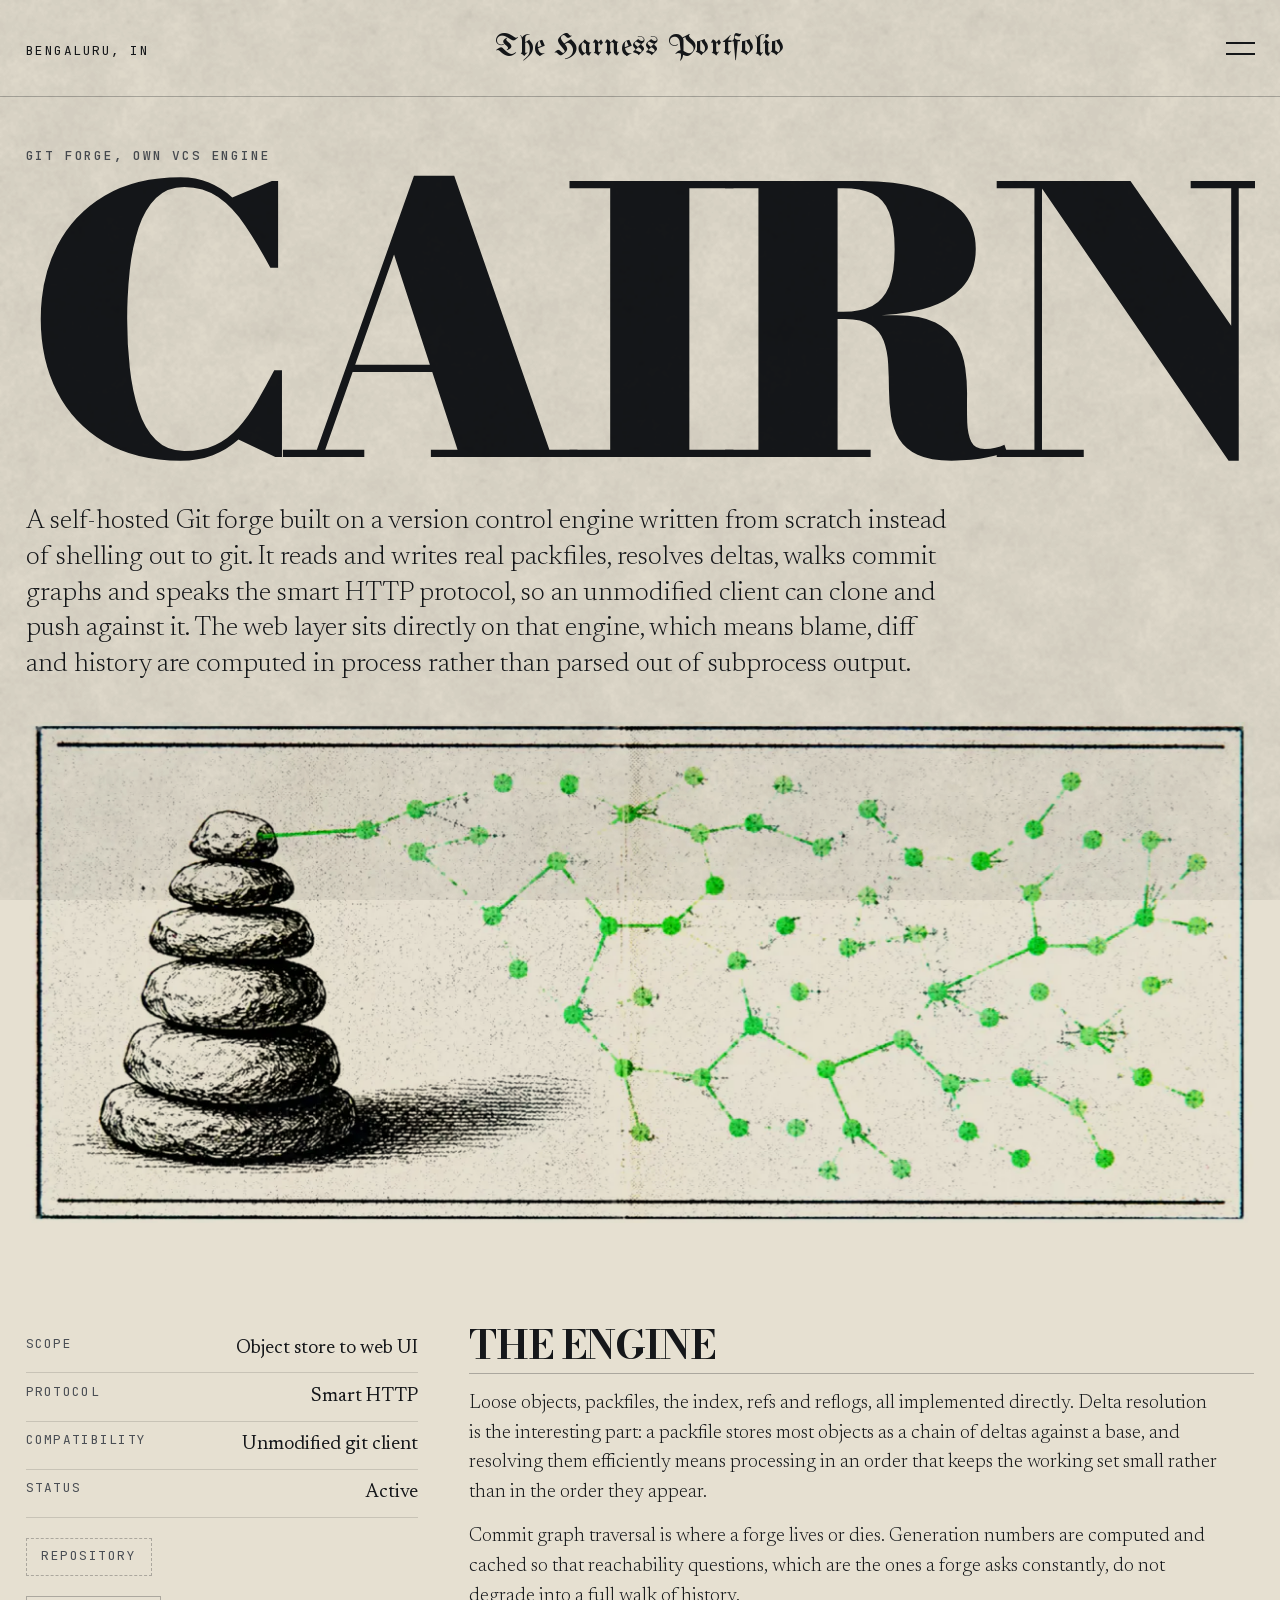
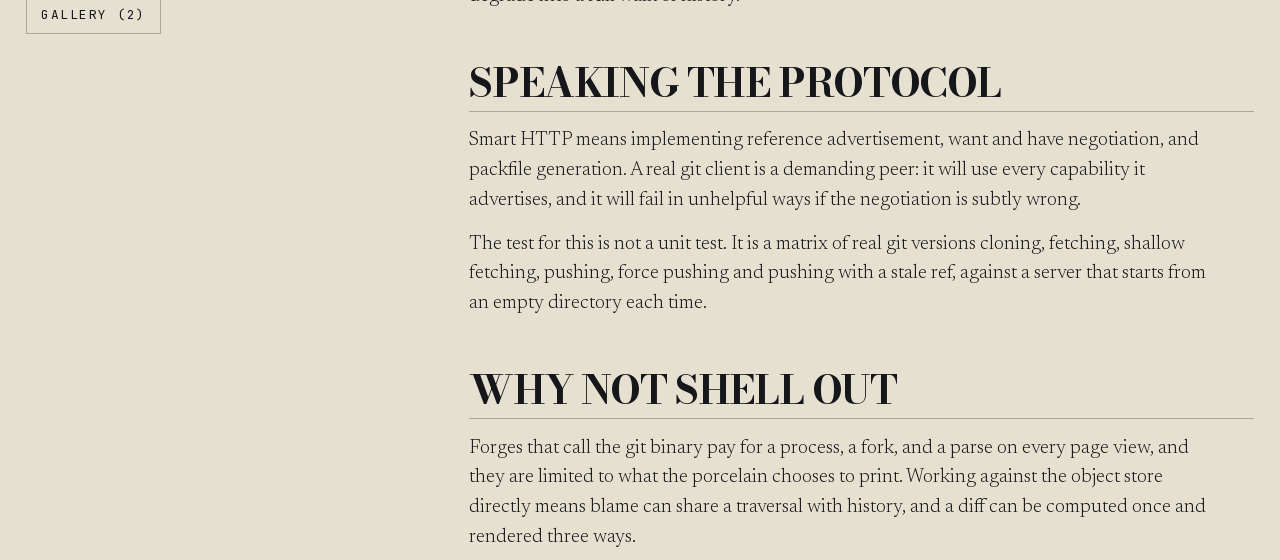
<file: work/cairn/index.html>
<!DOCTYPE html><html lang="en" class="bodoni_moda_fea9800b-module___t9ytG__variable bodoni_moda_49b920f5-module__96ow4W__variable newsreader_19a76705-module__pe3p8a__variable jetbrains_mono_57140618-module__JEK3ua__variable unifrakturmaguntia_de403196-module__SjCS9q__variable"><head><meta charSet="utf-8"/><meta name="viewport" content="width=device-width, initial-scale=1"/><link rel="preload" href="/_next/static/media/40a3cd74afdfe30c-s.p.1dczacay52j98.woff2" as="font" crossorigin="" type="font/woff2"/><link rel="preload" href="/_next/static/media/52b5d5098cb87ddd-s.p.3r2y_bth_sjsm.woff2" as="font" crossorigin="" type="font/woff2"/><link rel="preload" href="/_next/static/media/5f402bd2d8eef81a-s.p.40bho2kviej2o.woff2" as="font" crossorigin="" type="font/woff2"/><link rel="preload" href="/_next/static/media/e2d642b99055ff6f-s.p.3d_jy-oqcno8c.woff2" as="font" crossorigin="" type="font/woff2"/><link rel="preload" as="image" imageSrcSet="/placeholders/project-cairn-hero-w400.webp 400w, /placeholders/project-cairn-hero-w640.webp 640w, /placeholders/project-cairn-hero-w900.webp 900w, /placeholders/project-cairn-hero-w1280.webp 1280w, /placeholders/project-cairn-hero-w1600.webp 1600w, /placeholders/project-cairn-hero.webp 1617w" imageSizes="92vw" fetchPriority="high"/><link rel="stylesheet" href="/_next/static/chunks/31duy3jhut_j_.css" data-precedence="next"/><link rel="preload" as="script" fetchPriority="low" href="/_next/static/chunks/310vm2bl3xxpt.js"/><script src="/_next/static/chunks/19mx3mg6lkumu.js" async=""></script><script src="/_next/static/chunks/1mh6a-0e61pyc.js" async=""></script><script src="/_next/static/chunks/344n2zhqbh4pn.js" async=""></script><script src="/_next/static/chunks/turbopack-0td869ukh0v94.js" async=""></script><script src="/_next/static/chunks/3fntmmi971322.js" async=""></script><script src="/_next/static/chunks/0g-u_hslfzjsd.js" async=""></script><script src="/_next/static/chunks/2mxr7h33t2ush.js" async=""></script><script src="/_next/static/chunks/0tstnbvp42gvg.js" async=""></script><meta name="theme-color" content="#e6e0d1"/><title>Cairn · Utkarsh Bahuguna</title><meta name="description" content="A Git forge on a version control engine written from scratch. Real packfiles, no git binary."/><meta name="author" content="Utkarsh Bahuguna"/><meta property="og:title" content="Cairn"/><meta property="og:description" content="A Git forge on a version control engine written from scratch. Real packfiles, no git binary."/><meta property="og:image" content="https://utkarshbahuguna.me/placeholders/project-cairn-hero.webp"/><meta property="og:image:width" content="1568"/><meta property="og:image:height" content="640"/><meta property="og:image:alt" content="Printed plate for Cairn: a stack of engraved stones with a green node graph branching away from the topmost one."/><meta name="twitter:card" content="summary_large_image"/><meta name="twitter:title" content="Utkarsh Bahuguna · Bengaluru, IN"/><meta name="twitter:description" content="I build systems, then write the harnesses that try to break them."/><meta name="twitter:image" content="https://utkarshbahuguna.me/placeholders/og-cover.png"/><link rel="icon" href="/icon.svg?icon.3ii0vima6olii.svg" sizes="any" type="image/svg+xml"/><meta name="next-size-adjust" content=""/><script>(function(){var d=document.documentElement;d.dataset.js='';var INTRO=true;var reduce=matchMedia('(prefers-reduced-motion: reduce)').matches;d.dataset.motion=reduce?'reduce':'full';try{if(INTRO&&!reduce){d.style.setProperty('--intro-duration','2200ms');d.style.setProperty('--intro-delay','0ms');d.dataset.intro='';d.classList.add('is-scroll-locked');setTimeout(function(){d.removeAttribute('data-intro');d.classList.remove('is-scroll-locked');},2260);}}catch(e){}})();</script><script src="/_next/static/chunks/0cz1d0mv5g_q7.js" noModule=""></script></head><body><div hidden=""><!--$--><!--/$--></div><a class="skip-link" href="#main">Skip to content</a><div class="material-grain" aria-hidden="true" style="background-image:url(/paper.png)"></div><div class="curtain" aria-hidden="true"><svg class="curtain__tear" viewBox="0 0 880 1600" preserveAspectRatio="none" focusable="false"><path d="M202 0L203 3L207 6L211 9L217 12L232 15L252 18L267 21L272 24L270 27L266 30L265 33L264 36L262 39L260 42L258 45L260 48L264 51L266 54L263 57L254 60L244 63L240 66L245 69L254 72L259 75L255 78L245 81L235 84L225 87L217 90L212 93L209 96L208 99L202 102L194 105L189 108L196 111L217 114L243 117L265 120L278 123L284 126L288 129L294 132L303 135L312 138L319 141L321 144L315 147L304 150L297 153L299 156L307 159L315 162L322 165L331 168L346 171L360 174L368 177L370 180L369 183L371 186L374 189L372 192L370 195L371 198L380 201L394 204L408 207L415 210L424 213L434 216L443 219L448 222L445 225L442 228L442 231L449 234L457 237L464 240L466 243L467 246L467 249L466 252L466 255L463 258L460 261L459 264L457 267L452 270L449 273L447 276L451 279L457 282L458 285L449 288L432 291L415 294L404 297L399 300L396 303L396 306L397 309L400 312L405 315L409 318L410 321L409 324L408 327L409 330L414 333L423 336L431 339L434 342L429 345L421 348L416 351L418 354L426 357L435 360L439 363L441 366L445 369L448 372L449 375L445 378L440 381L435 384L433 387L428 390L423 393L420 396L421 399L424 402L427 405L427 408L429 411L431 414L432 417L429 420L419 423L407 426L401 429L404 432L411 435L418 438L418 441L410 444L401 447L397 450L401 453L408 456L414 459L420 462L430 465L443 468L454 471L456 474L456 477L455 480L454 483L448 486L437 489L425 492L417 495L414 498L413 501L412 504L409 507L406 510L403 513L398 516L392 519L386 522L379 525L372 528L358 531L340 534L324 537L316 540L310 543L305 546L304 549L307 552L311 555L316 558L323 561L336 564L353 567L369 570L375 573L370 576L359 579L349 582L346 585L347 588L348 591L345 594L343 597L346 600L349 603L347 606L338 609L329 612L324 615L325 618L329 621L334 624L339 627L345 630L354 633L362 636L366 639L366 642L364 645L361 648L357 651L349 654L340 657L331 660L322 663L310 666L300 669L294 672L295 675L300 678L305 681L304 684L299 687L293 690L291 693L292 696L294 699L296 702L298 705L307 708L320 711L330 714L330 717L323 720L316 723L317 726L329 729L345 732L360 735L369 738L369 741L365 744L361 747L362 750L365 753L368 756L366 759L364 762L364 765L364 768L360 771L354 774L350 777L347 780L348 783L351 786L354 789L355 792L354 795L354 798L354 801L353 804L350 807L348 810L346 813L345 816L337 819L328 822L326 825L333 828L346 831L359 834L363 837L359 840L351 843L347 846L351 849L362 852L374 855L380 858L378 861L374 864L370 867L369 870L365 873L359 876L356 879L358 882L367 885L379 888L386 891L388 894L390 897L391 900L395 903L400 906L405 909L407 912L406 915L401 918L394 921L387 924L377 927L361 930L346 933L337 936L333 939L330 942L326 945L323 948L329 951L336 954L337 957L332 960L327 963L322 966L317 969L312 972L307 975L304 978L298 981L284 984L270 987L263 990L266 993L274 996L281 999L283 1002L279 1005L274 1008L271 1011L277 1014L290 1017L305 1020L317 1023L327 1026L340 1029L353 1032L366 1035L368 1038L365 1041L366 1044L377 1047L388 1050L397 1053L404 1056L414 1059L428 1062L439 1065L444 1068L448 1071L453 1074L457 1077L457 1080L454 1083L451 1086L452 1089L453 1092L453 1095L453 1098L456 1101L465 1104L475 1107L482 1110L483 1113L477 1116L470 1119L465 1122L466 1125L470 1128L474 1131L473 1134L469 1137L465 1140L460 1143L459 1146L464 1149L469 1152L470 1155L468 1158L466 1161L466 1164L466 1167L468 1170L471 1173L473 1176L472 1179L460 1182L446 1185L439 1188L439 1191L439 1194L439 1197L438 1200L443 1203L451 1206L457 1209L457 1212L455 1215L453 1218L453 1221L449 1224L438 1227L426 1230L419 1233L418 1236L420 1239L418 1242L409 1245L393 1248L377 1251L368 1254L369 1257L375 1260L382 1263L386 1266L389 1269L392 1272L395 1275L399 1278L401 1281L403 1284L405 1287L407 1290L407 1293L406 1296L405 1299L402 1302L398 1305L394 1308L394 1311L396 1314L399 1317L401 1320L401 1323L404 1326L407 1329L409 1332L406 1335L402 1338L400 1341L404 1344L413 1347L423 1350L428 1353L426 1356L419 1359L413 1362L413 1365L423 1368L437 1371L448 1374L454 1377L462 1380L471 1383L476 1386L476 1389L472 1392L467 1395L464 1398L459 1401L452 1404L446 1407L438 1410L426 1413L412 1416L404 1419L403 1422L407 1425L411 1428L412 1431L417 1434L424 1437L427 1440L423 1443L418 1446L414 1449L409 1452L404 1455L398 1458L394 1461L393 1464L388 1467L380 1470L377 1473L382 1476L389 1479L396 1482L402 1485L412 1488L428 1491L442 1494L445 1497L442 1500L439 1503L438 1506L439 1509L436 1512L433 1515L433 1518L441 1521L455 1524L467 1527L469 1530L460 1533L446 1536L432 1539L423 1542L411 1545L398 1548L388 1551L382 1554L381 1557L381 1560L379 1563L380 1566L383 1569L390 1572L399 1575L408 1578L417 1581L428 1584L437 1587L444 1590L449 1593L453 1596L453 1600L591 1600L589 1596L584 1593L577 1590L569 1587L558 1584L546 1581L537 1578L528 1575L521 1572L517 1569L517 1566L521 1563L525 1560L527 1557L528 1554L531 1551L537 1548L546 1545L555 1542L564 1539L578 1536L593 1533L602 1530L600 1527L588 1524L575 1521L568 1518L571 1515L578 1512L585 1509L588 1506L593 1503L598 1500L603 1497L601 1494L590 1491L576 1488L569 1485L568 1482L568 1479L570 1476L575 1473L589 1470L606 1467L619 1464L625 1461L632 1458L638 1455L642 1452L646 1449L652 1446L660 1443L668 1440L670 1437L669 1434L668 1431L670 1428L666 1425L662 1422L660 1419L666 1416L676 1413L686 1410L691 1407L696 1404L703 1401L708 1398L713 1395L719 1392L722 1389L720 1386L711 1383L697 1380L683 1377L672 1374L656 1371L640 1368L630 1365L632 1362L641 1359L651 1356L656 1353L653 1350L644 1347L634 1344L630 1341L631 1338L635 1335L638 1332L637 1329L633 1326L627 1323L623 1320L619 1317L613 1314L610 1311L612 1308L620 1305L629 1302L637 1299L641 1296L644 1293L644 1290L641 1287L638 1284L634 1281L630 1278L625 1275L620 1272L614 1269L608 1266L601 1263L591 1260L582 1257L579 1254L585 1251L597 1248L610 1245L616 1242L615 1239L611 1236L609 1233L617 1230L630 1227L642 1224L648 1221L650 1218L651 1215L651 1212L649 1209L640 1206L630 1203L623 1200L622 1197L622 1194L620 1191L619 1188L624 1185L636 1182L647 1179L648 1176L647 1173L646 1170L646 1167L647 1164L648 1161L648 1158L648 1155L643 1152L634 1149L625 1146L621 1143L622 1140L623 1137L623 1134L619 1131L610 1128L601 1125L596 1122L598 1119L604 1116L609 1113L608 1110L599 1107L588 1104L578 1101L574 1098L573 1095L574 1092L573 1089L573 1086L577 1083L579 1080L578 1077L573 1074L567 1071L563 1068L559 1065L549 1062L539 1059L534 1056L533 1053L529 1050L522 1047L513 1044L513 1041L517 1038L516 1035L505 1032L492 1029L480 1026L471 1023L458 1020L442 1017L428 1014L424 1011L427 1008L435 1005L440 1002L439 999L433 996L426 993L425 990L435 987L454 984L476 981L490 978L501 975L513 972L522 969L529 966L535 963L540 960L545 957L544 954L537 951L530 948L530 945L529 942L526 939L523 936L526 933L536 930L549 927L558 924L565 921L572 918L575 915L572 912L563 909L550 906L536 903L525 900L516 897L510 894L504 891L495 888L483 885L474 882L473 879L479 876L486 873L491 870L494 867L500 864L507 861L512 858L509 855L500 852L490 849L485 846L490 843L497 840L502 837L500 834L493 831L485 828L482 825L489 822L500 819L506 816L504 813L502 810L500 807L498 804L495 801L490 798L484 795L477 792L467 789L455 786L443 783L435 780L433 777L436 774L440 771L444 768L444 765L442 762L441 759L438 756L430 753L422 750L416 747L415 744L416 741L414 738L405 735L390 732L374 729L362 726L361 723L368 720L375 717L375 714L365 711L352 708L343 705L341 702L339 699L337 696L336 693L338 690L344 687L349 684L350 681L345 678L340 675L339 672L345 669L356 666L371 663L383 660L393 657L404 654L414 651L422 648L430 645L440 642L448 639L453 636L453 633L452 630L451 627L449 624L446 621L442 618L440 615L444 612L453 609L462 606L463 603L457 600L450 597L449 594L449 591L448 588L450 585L457 582L473 579L490 576L500 573L494 570L477 567L456 564L438 561L427 558L418 555L412 552L408 549L409 546L414 543L420 540L428 537L442 534L458 531L470 528L477 525L483 522L488 519L493 516L494 513L492 510L488 507L484 504L477 501L471 498L469 495L473 492L482 489L493 486L499 483L500 480L501 477L501 474L499 471L488 468L475 465L465 462L459 459L453 456L446 453L442 450L446 447L455 444L463 441L463 438L456 435L449 432L446 429L452 426L467 423L479 420L482 417L481 414L478 411L476 408L475 405L472 402L470 399L471 396L476 393L485 390L494 387L500 384L508 381L517 378L523 375L525 372L523 369L522 366L522 363L521 360L515 357L510 354L510 351L517 348L527 345L533 342L532 339L523 336L512 333L505 330L503 327L502 324L503 321L504 318L504 315L504 312L504 309L505 306L505 303L507 300L511 297L522 294L540 291L557 288L566 285L564 282L555 279L547 276L546 273L547 270L553 267L559 264L569 261L582 258L596 255L607 252L616 249L623 246L628 243L630 240L628 237L624 234L621 231L626 228L634 225L638 222L635 219L626 216L616 213L609 210L604 207L595 204L586 201L582 198L585 195L591 192L593 189L588 186L585 183L582 180L577 177L567 174L551 171L535 168L527 165L522 162L514 159L508 156L506 153L513 150L523 147L529 144L526 141L519 138L511 135L503 132L497 129L493 126L487 123L475 120L453 117L428 114L409 111L403 108L408 105L416 102L423 99L426 96L432 93L441 90L455 87L472 84L488 81L502 78L508 75L505 72L497 69L493 66L498 63L508 60L518 57L521 54L518 51L514 48L511 45L511 42L512 39L513 36L513 33L515 30L518 27L520 24L515 21L498 18L476 15L458 12L448 9L441 6L435 3L433 0Z" fill="var(--curtain-fibre)"></path><path d="M282 0L284 3L287 6L291 9L297 12L311 15L329 18L342 21L344 24L339 27L332 30L327 33L324 36L319 39L314 42L310 45L310 48L312 51L312 54L308 57L298 60L287 63L283 66L288 69L298 72L303 75L300 78L290 81L280 84L270 87L262 90L257 93L255 96L254 99L249 102L242 105L239 108L246 111L267 114L294 117L316 120L329 123L335 126L340 129L346 132L355 135L364 138L372 141L376 144L371 147L362 150L356 153L359 156L367 159L377 162L384 165L394 168L411 171L427 174L436 177L439 180L440 183L443 186L447 189L445 192L441 195L440 198L447 201L458 204L469 207L475 210L482 213L491 216L498 219L501 222L497 225L491 228L489 231L493 234L500 237L504 240L505 243L504 246L502 249L499 252L496 255L491 258L486 261L484 264L481 267L477 270L475 273L475 276L481 279L489 282L491 285L483 288L468 291L451 294L441 297L437 300L435 303L436 306L436 309L439 312L442 315L444 318L444 321L442 324L440 327L440 330L444 333L452 336L459 339L459 342L451 345L441 348L434 351L433 354L439 357L446 360L448 363L449 366L451 369L454 372L454 375L450 378L444 381L439 384L437 387L432 390L426 393L423 396L424 399L427 402L430 405L430 408L432 411L434 414L435 417L432 420L422 423L410 426L404 429L407 432L414 435L420 438L421 441L413 444L404 447L400 450L404 453L410 456L417 459L422 462L432 465L445 468L455 471L457 474L457 477L457 480L455 483L449 486L438 489L426 492L418 495L415 498L414 501L413 504L410 507L407 510L404 513L399 516L393 519L387 522L380 525L373 528L359 531L341 534L325 537L317 540L311 543L306 546L305 549L308 552L312 555L317 558L324 561L337 564L354 567L370 570L377 573L372 576L361 579L352 582L349 585L351 588L352 591L350 594L349 597L353 600L357 603L355 606L348 609L339 612L335 615L337 618L341 621L347 624L351 627L357 630L365 633L373 636L376 639L376 642L373 645L371 648L367 651L360 654L351 657L343 660L334 663L323 666L313 669L308 672L309 675L315 678L320 681L320 684L315 687L310 690L308 693L309 696L311 699L312 702L314 705L323 708L335 711L344 714L343 717L336 720L328 723L329 726L340 729L355 732L370 735L378 738L378 741L374 744L371 747L372 750L376 753L379 756L378 759L377 762L377 765L376 768L372 771L366 774L362 777L359 780L360 783L364 786L367 789L368 792L368 795L368 798L367 801L366 804L363 807L360 810L359 813L358 816L350 819L341 822L339 825L347 828L362 831L375 834L381 837L379 840L374 843L372 846L378 849L392 852L406 855L413 858L413 861L410 864L408 867L407 870L404 873L399 876L395 879L397 882L406 885L418 888L425 891L428 894L430 897L433 900L437 903L444 906L449 909L452 912L450 915L444 918L435 921L427 924L415 927L399 930L383 933L375 936L371 939L368 942L365 945L363 948L369 951L377 954L378 957L373 960L369 963L364 966L359 969L353 972L348 975L343 978L336 981L321 984L306 987L299 990L302 993L310 996L317 999L319 1002L315 1005L309 1008L307 1011L312 1014L325 1017L341 1020L353 1023L363 1026L376 1029L390 1032L402 1035L405 1038L402 1041L403 1044L414 1047L424 1050L433 1053L439 1056L447 1059L460 1062L471 1065L476 1068L480 1071L485 1074L489 1077L490 1080L487 1083L485 1086L485 1089L486 1092L486 1095L486 1098L490 1101L499 1104L510 1107L517 1110L519 1113L513 1116L506 1119L502 1122L504 1125L510 1128L516 1131L516 1134L513 1137L508 1140L504 1143L502 1146L506 1149L509 1152L508 1155L502 1158L498 1161L494 1164L490 1167L488 1170L487 1173L486 1176L482 1179L467 1182L451 1185L442 1188L440 1191L439 1194L439 1197L439 1200L444 1203L453 1206L459 1209L460 1212L459 1215L459 1218L460 1221L457 1224L448 1227L437 1230L431 1233L432 1236L435 1239L435 1242L427 1245L412 1248L397 1251L390 1254L391 1257L398 1260L405 1263L410 1266L415 1269L420 1272L425 1275L431 1278L437 1281L442 1284L448 1287L452 1290L455 1293L458 1296L459 1299L458 1302L455 1305L452 1308L453 1311L458 1314L463 1317L466 1320L468 1323L471 1326L475 1329L477 1332L475 1335L471 1338L470 1341L475 1344L484 1347L495 1350L500 1353L498 1356L491 1359L484 1362L484 1365L494 1368L509 1371L523 1374L531 1377L541 1380L552 1383L558 1386L559 1389L554 1392L546 1395L540 1398L531 1401L521 1404L510 1407L499 1410L482 1413L464 1416L450 1419L445 1422L443 1425L442 1428L439 1431L439 1434L442 1437L442 1440L436 1443L430 1446L424 1449L420 1452L416 1455L412 1458L409 1461L410 1464L406 1467L401 1470L399 1473L405 1476L414 1479L422 1482L429 1485L441 1488L459 1491L474 1494L479 1497L477 1500L475 1503L474 1506L474 1509L471 1512L466 1515L465 1518L472 1521L485 1524L496 1527L497 1530L486 1533L470 1536L455 1539L444 1542L431 1545L417 1548L405 1551L398 1554L395 1557L393 1560L391 1563L390 1566L392 1569L398 1572L407 1575L416 1578L426 1581L437 1584L448 1587L455 1590L461 1593L467 1596L469 1600L477 1600L470 1596L462 1593L455 1590L448 1587L437 1584L426 1581L416 1578L407 1575L399 1572L398 1569L402 1566L409 1563L418 1560L426 1557L432 1554L441 1551L451 1548L462 1545L472 1542L479 1539L491 1536L503 1533L510 1530L505 1527L492 1524L477 1521L470 1518L472 1515L479 1512L486 1509L489 1506L495 1503L502 1500L507 1497L506 1494L494 1491L477 1488L466 1485L458 1482L450 1479L442 1476L436 1473L438 1470L444 1467L447 1464L446 1461L448 1458L453 1455L458 1452L463 1449L470 1446L479 1443L489 1440L492 1437L492 1434L494 1431L499 1428L500 1425L498 1422L498 1419L504 1416L513 1413L521 1410L524 1407L526 1404L531 1401L540 1398L546 1395L554 1392L559 1389L565 1386L567 1383L565 1380L563 1377L562 1374L554 1371L544 1368L536 1365L536 1362L540 1359L543 1356L539 1353L526 1350L508 1347L491 1344L479 1341L475 1338L475 1335L477 1332L477 1329L477 1326L479 1323L482 1320L485 1317L486 1314L487 1311L491 1308L497 1305L502 1302L504 1299L503 1296L500 1293L495 1290L489 1287L482 1284L475 1281L469 1278L462 1275L455 1272L449 1269L443 1266L435 1263L425 1260L415 1257L410 1254L415 1251L427 1248L439 1245L446 1242L446 1239L444 1236L445 1233L454 1230L469 1227L483 1224L490 1221L493 1218L496 1215L499 1212L498 1209L490 1206L479 1203L469 1200L465 1197L461 1194L457 1191L455 1188L460 1185L473 1182L486 1179L491 1176L495 1173L500 1170L508 1167L517 1164L528 1161L539 1158L550 1155L554 1152L552 1149L548 1146L545 1143L543 1140L540 1137L533 1134L524 1131L510 1128L504 1125L502 1122L506 1119L513 1116L519 1113L517 1110L510 1107L499 1104L490 1101L486 1098L486 1095L488 1092L488 1089L489 1086L492 1083L496 1080L499 1077L498 1074L497 1071L497 1068L496 1065L489 1062L481 1059L475 1056L471 1053L464 1050L455 1047L445 1044L443 1041L446 1038L444 1035L432 1032L418 1029L405 1026L395 1023L383 1020L366 1017L352 1014L346 1011L348 1008L353 1005L357 1002L354 999L347 996L339 993L336 990L341 987L354 984L366 981L369 978L369 975L369 972L369 969L370 966L372 963L376 960L379 957L377 954L369 951L363 948L365 945L368 942L371 939L375 936L383 933L399 930L415 927L427 924L435 921L444 918L457 915L465 912L467 909L465 906L461 903L457 900L452 897L448 894L443 891L434 888L420 885L408 882L404 879L406 876L409 873L411 870L411 867L415 864L420 861L422 858L418 855L407 852L397 849L393 846L398 843L404 840L407 837L402 834L390 831L378 828L373 825L378 822L389 819L398 816L400 813L402 810L404 807L405 804L403 801L400 798L395 795L390 792L384 789L377 786L370 783L366 780L367 777L371 774L377 771L381 768L381 765L380 762L382 759L382 756L378 753L374 750L372 747L375 744L379 741L379 738L370 735L355 732L340 729L329 726L328 723L336 720L343 717L344 714L335 711L323 708L314 705L312 702L311 699L312 696L312 693L316 690L323 687L329 684L329 681L324 678L317 675L313 672L316 669L324 666L334 663L343 660L351 657L360 654L367 651L371 648L373 645L376 642L376 639L373 636L365 633L357 630L351 627L347 624L341 621L337 618L335 615L339 612L348 609L355 606L357 603L353 600L350 597L351 594L353 591L352 588L350 585L352 582L361 579L372 576L377 573L370 570L354 567L337 564L324 561L317 558L312 555L308 552L305 549L306 546L311 543L317 540L325 537L341 534L359 531L373 528L380 525L387 522L394 519L404 516L412 513L418 510L422 507L427 504L428 501L428 498L430 495L438 492L449 489L460 486L467 483L469 480L470 477L471 474L469 471L459 468L446 465L437 462L430 459L423 456L416 453L411 450L414 447L422 444L429 441L429 438L422 435L415 432L412 429L418 426L431 423L442 420L445 417L444 414L442 411L440 408L440 405L437 402L434 399L432 396L434 393L439 390L442 387L442 384L445 381L450 378L454 375L454 372L451 369L449 366L448 363L446 360L439 357L433 354L434 351L441 348L451 345L459 342L459 339L452 336L444 333L440 330L440 327L442 324L445 321L446 318L445 315L442 312L440 309L440 306L440 303L443 300L449 297L461 294L479 291L496 288L505 285L503 282L496 279L489 276L489 273L492 270L498 267L502 264L508 261L517 258L525 255L532 252L537 249L540 246L539 243L533 240L521 237L506 234L493 231L491 228L497 225L501 222L498 219L491 216L482 213L475 210L469 207L458 204L452 201L455 198L465 195L477 192L484 189L481 186L479 183L480 180L480 177L475 174L463 171L452 168L446 165L444 162L437 159L431 156L427 153L428 150L430 147L425 144L410 141L391 138L372 135L353 132L340 129L335 126L329 123L316 120L294 117L272 114L258 111L257 108L267 105L281 102L290 99L295 96L299 93L305 90L314 87L326 84L338 81L348 78L353 75L348 72L340 69L335 66L340 63L349 60L355 57L353 54L344 51L332 48L323 45L317 42L319 39L324 36L327 33L332 30L339 27L344 24L345 21L343 18L337 15L334 12L338 9L341 6L343 3L343 0Z" fill="var(--curtain-fleck)"></path><path class="curtain__lift" d="M0 0L202 0L203 3L207 6L211 9L217 12L232 15L252 18L267 21L272 24L270 27L266 30L265 33L264 36L262 39L260 42L258 45L260 48L264 51L266 54L263 57L254 60L244 63L240 66L245 69L254 72L259 75L255 78L245 81L235 84L225 87L217 90L212 93L209 96L208 99L202 102L194 105L189 108L196 111L217 114L243 117L265 120L278 123L284 126L288 129L294 132L303 135L312 138L319 141L321 144L315 147L304 150L297 153L299 156L307 159L315 162L322 165L331 168L346 171L360 174L368 177L370 180L369 183L371 186L374 189L372 192L370 195L371 198L380 201L394 204L408 207L415 210L424 213L434 216L443 219L448 222L445 225L442 228L442 231L449 234L457 237L464 240L466 243L467 246L467 249L466 252L466 255L463 258L460 261L459 264L457 267L452 270L449 273L447 276L451 279L457 282L458 285L449 288L432 291L415 294L404 297L399 300L396 303L396 306L397 309L400 312L405 315L409 318L410 321L409 324L408 327L409 330L414 333L423 336L431 339L434 342L429 345L421 348L416 351L418 354L426 357L435 360L439 363L441 366L445 369L448 372L449 375L445 378L440 381L435 384L433 387L428 390L423 393L420 396L421 399L424 402L427 405L427 408L429 411L431 414L432 417L429 420L419 423L407 426L401 429L404 432L411 435L418 438L418 441L410 444L401 447L397 450L401 453L408 456L414 459L420 462L430 465L443 468L454 471L456 474L456 477L455 480L454 483L448 486L437 489L425 492L417 495L414 498L413 501L412 504L409 507L406 510L403 513L398 516L392 519L386 522L379 525L372 528L358 531L340 534L324 537L316 540L310 543L305 546L304 549L307 552L311 555L316 558L323 561L336 564L353 567L369 570L375 573L370 576L359 579L349 582L346 585L347 588L348 591L345 594L343 597L346 600L349 603L347 606L338 609L329 612L324 615L325 618L329 621L334 624L339 627L345 630L354 633L362 636L366 639L366 642L364 645L361 648L357 651L349 654L340 657L331 660L322 663L310 666L300 669L294 672L295 675L300 678L305 681L304 684L299 687L293 690L291 693L292 696L294 699L296 702L298 705L307 708L320 711L330 714L330 717L323 720L316 723L317 726L329 729L345 732L360 735L369 738L369 741L365 744L361 747L362 750L365 753L368 756L366 759L364 762L364 765L364 768L360 771L354 774L350 777L347 780L348 783L351 786L354 789L355 792L354 795L354 798L354 801L353 804L350 807L348 810L346 813L345 816L337 819L328 822L326 825L333 828L346 831L359 834L363 837L359 840L351 843L347 846L351 849L362 852L374 855L380 858L378 861L374 864L370 867L369 870L365 873L359 876L356 879L358 882L367 885L379 888L386 891L388 894L390 897L391 900L395 903L400 906L405 909L407 912L406 915L401 918L394 921L387 924L377 927L361 930L346 933L337 936L333 939L330 942L326 945L323 948L329 951L336 954L337 957L332 960L327 963L322 966L317 969L312 972L307 975L304 978L298 981L284 984L270 987L263 990L266 993L274 996L281 999L283 1002L279 1005L274 1008L271 1011L277 1014L290 1017L305 1020L317 1023L327 1026L340 1029L353 1032L366 1035L368 1038L365 1041L366 1044L377 1047L388 1050L397 1053L404 1056L414 1059L428 1062L439 1065L444 1068L448 1071L453 1074L457 1077L457 1080L454 1083L451 1086L452 1089L453 1092L453 1095L453 1098L456 1101L465 1104L475 1107L482 1110L483 1113L477 1116L470 1119L465 1122L466 1125L470 1128L474 1131L473 1134L469 1137L465 1140L460 1143L459 1146L464 1149L469 1152L470 1155L468 1158L466 1161L466 1164L466 1167L468 1170L471 1173L473 1176L472 1179L460 1182L446 1185L439 1188L439 1191L439 1194L439 1197L438 1200L443 1203L451 1206L457 1209L457 1212L455 1215L453 1218L453 1221L449 1224L438 1227L426 1230L419 1233L418 1236L420 1239L418 1242L409 1245L393 1248L377 1251L368 1254L369 1257L375 1260L382 1263L386 1266L389 1269L392 1272L395 1275L399 1278L401 1281L403 1284L405 1287L407 1290L407 1293L406 1296L405 1299L402 1302L398 1305L394 1308L394 1311L396 1314L399 1317L401 1320L401 1323L404 1326L407 1329L409 1332L406 1335L402 1338L400 1341L404 1344L413 1347L423 1350L428 1353L426 1356L419 1359L413 1362L413 1365L423 1368L437 1371L448 1374L454 1377L462 1380L471 1383L476 1386L476 1389L472 1392L467 1395L464 1398L459 1401L452 1404L446 1407L438 1410L426 1413L412 1416L404 1419L403 1422L407 1425L411 1428L412 1431L417 1434L424 1437L427 1440L423 1443L418 1446L414 1449L409 1452L404 1455L398 1458L394 1461L393 1464L388 1467L380 1470L377 1473L382 1476L389 1479L396 1482L402 1485L412 1488L428 1491L442 1494L445 1497L442 1500L439 1503L438 1506L439 1509L436 1512L433 1515L433 1518L441 1521L455 1524L467 1527L469 1530L460 1533L446 1536L432 1539L423 1542L411 1545L398 1548L388 1551L382 1554L381 1557L381 1560L379 1563L380 1566L383 1569L390 1572L399 1575L408 1578L417 1581L428 1584L437 1587L444 1590L449 1593L453 1596L453 1600L0 1600Z" fill="var(--curtain-color)" stroke="var(--curtain-shadow)"></path></svg></div><div class="intro-backdrop" aria-hidden="true"></div><div class="shell"><header class="nav"><div class="nav-inner"><div class="nav-row"><div class="nav-block nav-block--l"><button type="button" class="n-text" aria-pressed="false">Bengaluru, IN<span class="sr-only">. Toggles paper mode, which desaturates every image on the page.</span></button></div><a class="nav-head" href="/">The Harness Portfolio</a><div class="nav-block nav-block--r"><button type="button" class="nav-link" aria-expanded="false" aria-controls="site-menu"><span class="nav-lines" aria-hidden="true"><span class="nav-line up"></span><span class="nav-line bottom"></span></span><span class="sr-only">Open menu</span></button></div></div></div><div id="site-menu" class="menu" hidden="" data-open="false" role="dialog" aria-modal="true" aria-label="Site menu"><nav class="menu-w" aria-label="Primary"><a class="menu-link" href="/"><span class="mask"><span class="menu-title t-display">Index</span></span><span class="m-active" data-current="false" aria-hidden="true"></span></a><a class="menu-link" aria-current="page" href="/work/"><span class="mask"><span class="menu-title t-display">Work</span></span><span class="m-active" data-current="true" aria-hidden="true"></span></a><a class="menu-link" href="/research/"><span class="mask"><span class="menu-title t-display">Research</span></span><span class="m-active" data-current="false" aria-hidden="true"></span></a></nav><ul class="menu-socials f-block"><li><a class="f-li" href="https://github.com/u7k4rs6" target="_blank" rel="noopener noreferrer">GitHub</a></li><li><span class="f-li-dot" aria-hidden="true"></span><a class="f-li" href="https://linkedin.com/in/utkarshbahuguna666" target="_blank" rel="noopener noreferrer">LinkedIn</a></li><li><span class="f-li-dot" aria-hidden="true"></span><a class="f-li" href="https://scholar.google.com/citations?user=0ZYBsyoAAAAJ" target="_blank" rel="noopener noreferrer">Scholar</a></li><li><span class="f-li-dot" aria-hidden="true"></span><a class="f-li" href="https://orcid.org/0009-0004-0034-824X" target="_blank" rel="noopener noreferrer">ORCID</a></li></ul></div></header><main id="main"><article class="detail"><header class="detail__head wrap"><p class="t-eyebrow detail__kicker">Git forge, own VCS engine</p><h1 class="fit detail__display"><span class="mask" data-reveal="line"><span class="fit-text detail__title" data-fit-max="420" data-fit-min="14" data-fit-fill="0.998" style="--chars:5">Cairn</span></span></h1><p class="detail__summary" data-reveal="rise">A self-hosted Git forge built on a version control engine written from scratch instead of shelling out to git. It reads and writes real packfiles, resolves deltas, walks commit graphs and speaks the smart HTTP protocol, so an unmodified client can clone and push against it. The web layer sits directly on that engine, which means blame, diff and history are computed in process rather than parsed out of subprocess output.</p></header><div class="detail__heroWrap"><figure class="plate detail__hero"><img src="/placeholders/project-cairn-hero.webp" alt="Printed plate for Cairn: a stack of engraved stones with a green node graph branching away from the topmost one." width="1568" height="640" data-blend="multiply" srcSet="/placeholders/project-cairn-hero-w400.webp 400w, /placeholders/project-cairn-hero-w640.webp 640w, /placeholders/project-cairn-hero-w900.webp 900w, /placeholders/project-cairn-hero-w1280.webp 1280w, /placeholders/project-cairn-hero-w1600.webp 1600w, /placeholders/project-cairn-hero.webp 1617w" sizes="92vw" loading="eager" fetchPriority="high" decoding="async"/></figure></div><div class="detail__body wrap"><aside class="detail__facts" aria-label="Project facts"><dl><div class="detail__fact" data-reveal="fade"><dt>Scope</dt><dd>Object store to web UI</dd></div><div class="detail__fact" data-reveal="fade"><dt>Protocol</dt><dd>Smart HTTP</dd></div><div class="detail__fact" data-reveal="fade"><dt>Compatibility</dt><dd>Unmodified git client</dd></div><div class="detail__fact" data-reveal="fade"><dt>Status</dt><dd>Active</dd></div></dl><ul class="detail__links"><li><span class="detail__linkPending">Repository<span class="sr-only">. URL not published yet.</span></span></li></ul><button type="button" class="gallery__trigger" aria-expanded="false" aria-controls="gallery-cairn">Gallery<span aria-hidden="true"> (<!-- -->2<!-- -->)</span></button></aside><div class="detail__prose"><section class="detail__section"><h2 class="detail__heading" data-reveal="fade">The engine</h2><p class="detail__para" data-reveal="fade">Loose objects, packfiles, the index, refs and reflogs, all implemented directly. Delta resolution is the interesting part: a packfile stores most objects as a chain of deltas against a base, and resolving them efficiently means processing in an order that keeps the working set small rather than in the order they appear.</p><p class="detail__para" data-reveal="fade">Commit graph traversal is where a forge lives or dies. Generation numbers are computed and cached so that reachability questions, which are the ones a forge asks constantly, do not degrade into a full walk of history.</p></section><section class="detail__section"><h2 class="detail__heading" data-reveal="fade">Speaking the protocol</h2><p class="detail__para" data-reveal="fade">Smart HTTP means implementing reference advertisement, want and have negotiation, and packfile generation. A real git client is a demanding peer: it will use every capability it advertises, and it will fail in unhelpful ways if the negotiation is subtly wrong.</p><p class="detail__para" data-reveal="fade">The test for this is not a unit test. It is a matrix of real git versions cloning, fetching, shallow fetching, pushing, force pushing and pushing with a stale ref, against a server that starts from an empty directory each time.</p></section><section class="detail__section"><h2 class="detail__heading" data-reveal="fade">Why not shell out</h2><p class="detail__para" data-reveal="fade">Forges that call the git binary pay for a process, a fork, and a parse on every page view, and they are limited to what the porcelain chooses to print. Working against the object store directly means blame can share a traversal with history, and a diff can be computed once and rendered three ways.</p><p class="detail__para" data-reveal="fade">It also means every bug is mine, which is the trade being made.</p></section></div></div><div class="detail__next wrap"><p class="t-eyebrow">Next</p><p class="detail__nextName">Blink</p><a class="cta-ellipse" href="/work/blink/"><span class="cta-ellipse__text">Blink</span><span class="cta-ellipse__arrow" aria-hidden="true">→</span></a><p class="detail__back"><a href="/work/">All work</a></p></div></article><!--$--><!--/$--></main><footer class="footer"><div class="marquee"><div class="marquee__inner" style="--marquee-chars:380"><div class="marquee__copy"><span class="marquee__unit"><span class="marquee__phrase">I build the system, then the thing that proves it wrong</span><span class="marquee__slab">Build, Break, Prove</span></span><span class="marquee__unit"><span class="marquee__phrase">A bug that only appears sometimes has not been found</span><span class="marquee__slab">Same seed, same crash</span></span><span class="marquee__unit"><span class="marquee__phrase">The harness is not scaffolding, it is the deliverable</span><span class="marquee__slab">The Harness</span></span><span class="marquee__unit"><span class="marquee__phrase">Deterministic enough to hand to somebody else</span><span class="marquee__slab">Reproducible</span></span><span class="marquee__unit"><span class="marquee__phrase">Worth exactly what the adversary failed to break</span><span class="marquee__slab">Falsifiable</span></span><span class="marquee__unit"><span class="marquee__phrase">Order books, kernels, CRDTs, inference engines</span><span class="marquee__slab">Systems</span></span></div><div class="marquee__copy" aria-hidden="true"><span class="marquee__unit"><span class="marquee__phrase">I build the system, then the thing that proves it wrong</span><span class="marquee__slab">Build, Break, Prove</span></span><span class="marquee__unit"><span class="marquee__phrase">A bug that only appears sometimes has not been found</span><span class="marquee__slab">Same seed, same crash</span></span><span class="marquee__unit"><span class="marquee__phrase">The harness is not scaffolding, it is the deliverable</span><span class="marquee__slab">The Harness</span></span><span class="marquee__unit"><span class="marquee__phrase">Deterministic enough to hand to somebody else</span><span class="marquee__slab">Reproducible</span></span><span class="marquee__unit"><span class="marquee__phrase">Worth exactly what the adversary failed to break</span><span class="marquee__slab">Falsifiable</span></span><span class="marquee__unit"><span class="marquee__phrase">Order books, kernels, CRDTs, inference engines</span><span class="marquee__slab">Systems</span></span></div><div class="marquee__copy" aria-hidden="true"><span class="marquee__unit"><span class="marquee__phrase">I build the system, then the thing that proves it wrong</span><span class="marquee__slab">Build, Break, Prove</span></span><span class="marquee__unit"><span class="marquee__phrase">A bug that only appears sometimes has not been found</span><span class="marquee__slab">Same seed, same crash</span></span><span class="marquee__unit"><span class="marquee__phrase">The harness is not scaffolding, it is the deliverable</span><span class="marquee__slab">The Harness</span></span><span class="marquee__unit"><span class="marquee__phrase">Deterministic enough to hand to somebody else</span><span class="marquee__slab">Reproducible</span></span><span class="marquee__unit"><span class="marquee__phrase">Worth exactly what the adversary failed to break</span><span class="marquee__slab">Falsifiable</span></span><span class="marquee__unit"><span class="marquee__phrase">Order books, kernels, CRDTs, inference engines</span><span class="marquee__slab">Systems</span></span></div></div><div class="marquee__static"><p class="marquee__staticPhrase">Build something that has to be right</p><ul class="marquee__staticLines"><li><span class="marquee__staticLine">I build the system, then the thing that proves it wrong</span><span class="marquee__slab">Build, Break, Prove</span></li><li><span class="marquee__staticLine">A bug that only appears sometimes has not been found</span><span class="marquee__slab">Same seed, same crash</span></li><li><span class="marquee__staticLine">The harness is not scaffolding, it is the deliverable</span><span class="marquee__slab">The Harness</span></li><li><span class="marquee__staticLine">Deterministic enough to hand to somebody else</span><span class="marquee__slab">Reproducible</span></li><li><span class="marquee__staticLine">Worth exactly what the adversary failed to break</span><span class="marquee__slab">Falsifiable</span></li><li><span class="marquee__staticLine">Order books, kernels, CRDTs, inference engines</span><span class="marquee__slab">Systems</span></li></ul></div></div><div class="footer__info wrap"><div class="footer__col"><span class="footer__mark">Utkarsh Bahuguna<!-- -->©</span><span class="footer__year">2026</span><img class="footer__seal" src="/placeholders/seal-mark.webp" alt="Colophon seal: a printer’s registration target, a crosshair and centre dot inside a notched bezel and a heavy outer ring." width="320" height="320" loading="lazy" decoding="async"/><a class="footer__colophon" href="/colophon/">Colophon</a></div><ul class="footer__socials"><li><a class="f-li" href="https://github.com/u7k4rs6" target="_blank" rel="noopener noreferrer">GitHub</a></li><li><span class="f-li-dot" aria-hidden="true"></span><a class="f-li" href="https://linkedin.com/in/utkarshbahuguna666" target="_blank" rel="noopener noreferrer">LinkedIn</a></li><li><span class="f-li-dot" aria-hidden="true"></span><a class="f-li" href="https://scholar.google.com/citations?user=0ZYBsyoAAAAJ" target="_blank" rel="noopener noreferrer">Scholar</a></li><li><span class="f-li-dot" aria-hidden="true"></span><a class="f-li" href="https://orcid.org/0009-0004-0034-824X" target="_blank" rel="noopener noreferrer">ORCID</a></li></ul></div><p class="sr-only">Utkarsh Bahuguna<!-- -->, <!-- -->Bengaluru, IN<!-- -->. <!-- -->CS undergraduate, BITS Pilani<!-- -->.</p></footer></div><script>(function(){try{
var e=document.querySelectorAll('.fit-text');if(!e.length)return;var i,a=[],m=[];
for(i=0;i<e.length;i++){e[i].style.fontSize='100px'}
for(i=0;i<e.length;i++){a[i]=e[i].parentElement?e[i].parentElement.clientWidth:0;m[i]=e[i].offsetWidth}
for(i=0;i<e.length;i++){var d=e[i].dataset,f=parseFloat(d.fitFill||'0.998'),
x=parseFloat(d.fitMax||'460'),n=parseFloat(d.fitMin||'14');
e[i].style.fontSize=(a[i]>0&&m[i]>0)?Math.floor(Math.min(Math.max(a[i]*f*100/m[i],n),x))+'px':''}
}catch(_){}})();
(function(){try{
var d=document.documentElement;if(!d.hasAttribute('data-intro'))return;
var s=document.querySelector('.shell'),L=(s?s.clientHeight:innerHeight)+innerHeight*0.25,
r=document.querySelectorAll('[data-reveal]'),i;
for(i=0;i<r.length;i++){var t=0,p=r[i];while(p){t+=p.offsetTop;p=p.offsetParent}
if(t<L)r[i].setAttribute('data-settled','')}
}catch(_){}})();</script><script src="/_next/static/chunks/310vm2bl3xxpt.js" id="_R_" async=""></script><script>(self.__next_f=self.__next_f||[]).push([0])</script><script>self.__next_f.push([1,"1:\"$Sreact.fragment\"\n2:I[47420,[\"/_next/static/chunks/3fntmmi971322.js\",\"/_next/static/chunks/0g-u_hslfzjsd.js\",\"/_next/static/chunks/2mxr7h33t2ush.js\"],\"default\"]\n3:I[4532,[\"/_next/static/chunks/3fntmmi971322.js\",\"/_next/static/chunks/0g-u_hslfzjsd.js\",\"/_next/static/chunks/2mxr7h33t2ush.js\"],\"default\"]\n4:I[74546,[\"/_next/static/chunks/3fntmmi971322.js\",\"/_next/static/chunks/0g-u_hslfzjsd.js\",\"/_next/static/chunks/2mxr7h33t2ush.js\"],\"default\"]\n5:I[66357,[\"/_next/static/chunks/3fntmmi971322.js\",\"/_next/static/chunks/0g-u_hslfzjsd.js\",\"/_next/static/chunks/2mxr7h33t2ush.js\"],\"default\"]\n6:I[38025,[\"/_next/static/chunks/3fntmmi971322.js\",\"/_next/static/chunks/0g-u_hslfzjsd.js\",\"/_next/static/chunks/2mxr7h33t2ush.js\"],\"default\"]\n7:I[42724,[\"/_next/static/chunks/3fntmmi971322.js\",\"/_next/static/chunks/0g-u_hslfzjsd.js\",\"/_next/static/chunks/2mxr7h33t2ush.js\"],\"default\"]\n8:I[39756,[\"/_next/static/chunks/3fntmmi971322.js\",\"/_next/static/chunks/0g-u_hslfzjsd.js\",\"/_next/static/chunks/2mxr7h33t2ush.js\"],\"default\"]\n9:I[37457,[\"/_next/static/chunks/3fntmmi971322.js\",\"/_next/static/chunks/0g-u_hslfzjsd.js\",\"/_next/static/chunks/2mxr7h33t2ush.js\"],\"default\"]\na:I[59095,[\"/_next/static/chunks/3fntmmi971322.js\",\"/_next/static/chunks/0g-u_hslfzjsd.js\",\"/_next/static/chunks/2mxr7h33t2ush.js\",\"/_next/static/chunks/0tstnbvp42gvg.js\"],\"default\"]\nb:I[10414,[\"/_next/static/chunks/3fntmmi971322.js\",\"/_next/static/chunks/0g-u_hslfzjsd.js\",\"/_next/static/chunks/2mxr7h33t2ush.js\",\"/_next/static/chunks/0tstnbvp42gvg.js\"],\"default\"]\nc:I[22016,[\"/_next/static/chunks/3fntmmi971322.js\",\"/_next/static/chunks/0g-u_hslfzjsd.js\",\"/_next/static/chunks/2mxr7h33t2ush.js\",\"/_next/static/chunks/0tstnbvp42gvg.js\"],\"\"]\n1a:I[68027,[\"/_next/static/chunks/3fntmmi971322.js\",\"/_next/static/chunks/0g-u_hslfzjsd.js\",\"/_next/static/chunks/2mxr7h33t2ush.js\"],\"default\",1]\n:HL[\"/_next/static/chunks/31duy3jhut_j_.css\",\"style\"]\n:HL[\"/_next/static/media/40a3cd74afdfe30c-s.p.1dczacay52j98.woff2\",\"font\",{\"crossOrigin\":\"\",\"type\":\"font/woff2\"}]\n:HL[\"/_next/static/media/52b5d5098cb87ddd-s.p.3r2y_bth_sjsm.woff2\",\"font\",{\"crossOrigin\":\"\",\"type\":\"font/woff2\"}]\n:HL[\"/_next/static/media/5f402bd2d8eef81a-s.p.40bho2kviej2o.woff2\",\"font\",{\"crossOrigin\":\"\",\"type\":\"font/woff2\"}]\n:HL[\"/_next/static/media/e2d642b99055ff6f-s.p.3d_jy-oqcno8c.woff2\",\"font\",{\"crossOrigin\":\"\",\"type\":\"font/woff2\"}]\n18:X\n0:{\"P\":null,\"c\":[\"\",\"work\",\"cairn\",\"\"],\"q\":\"\",\"i\":false,\"f\":[[[\"\",{\"children\":[\"work\",{\"children\":[[\"slug\",\"cairn\",\"d\",[]],{\"children\":[\"__PAGE__\",{},\"$undefined\",\"$undefined\",4608]},\"$undefined\",\"$undefined\",4608]},\"$undefined\",\"$undefined\",4608]},\"$undefined\",\"$undefined\",4624],[[\"$\",\"$1\",\"c\",{\"children\":[[[\"$\",\"link\",\"0\",{\"rel\":\"stylesheet\",\"href\":\"/_next/static/chunks/31duy3jhut_j_.css\",\"precedence\":\"next\",\"crossOrigin\":\"$undefined\",\"nonce\":\"$undefined\"}],[\"$\",\"script\",\"script-0\",{\"src\":\"/_next/static/chunks/3fntmmi971322.js\",\"async\":true,\"nonce\":\"$undefined\"}],[\"$\",\"script\",\"script-1\",{\"src\":\"/_next/static/chunks/0g-u_hslfzjsd.js\",\"async\":true,\"nonce\":\"$undefined\"}],[\"$\",\"script\",\"script-2\",{\"src\":\"/_next/static/chunks/2mxr7h33t2ush.js\",\"async\":true,\"nonce\":\"$undefined\"}]],[\"$\",\"html\",null,{\"lang\":\"en\",\"className\":\"bodoni_moda_fea9800b-module___t9ytG__variable bodoni_moda_49b920f5-module__96ow4W__variable newsreader_19a76705-module__pe3p8a__variable jetbrains_mono_57140618-module__JEK3ua__variable unifrakturmaguntia_de403196-module__SjCS9q__variable\",\"suppressHydrationWarning\":true,\"children\":[[\"$\",\"head\",null,{\"children\":[\"$\",\"script\",null,{\"dangerouslySetInnerHTML\":{\"__html\":\"(function(){var d=document.documentElement;d.dataset.js='';var INTRO=true;var reduce=matchMedia('(prefers-reduced-motion: reduce)').matches;d.dataset.motion=reduce?'reduce':'full';try{if(INTRO\u0026\u0026!reduce){d.style.setProperty('--intro-duration','2200ms');d.style.setProperty('--intro-delay','0ms');d.dataset.intro='';d.classList.add('is-scroll-locked');setTimeout(function(){d.removeAttribute('data-intro');d.classList.remove('is-scroll-locked');},2260);}}catch(e){}})();\"}}]}],[\"$\",\"body\",null,{\"children\":[[\"$\",\"a\",null,{\"className\":\"skip-link\",\"href\":\"#main\",\"children\":\"Skip to content\"}],[\"$\",\"$L2\",null,{}],[\"$\",\"$L3\",null,{}],[\"$\",\"$L4\",null,{}],[\"$\",\"$L5\",null,{}],[\"$\",\"$L6\",null,{}],[\"$\",\"div\",null,{\"className\":\"shell\",\"children\":[[\"$\",\"$L7\",null,{}],[\"$\",\"main\",null,{\"id\":\"main\",\"children\":[\"$\",\"$L8\",null,{\"parallelRouterKey\":\"children\",\"error\":\"$undefined\",\"errorStyles\":\"$undefined\",\"errorScripts\":\"$undefined\",\"template\":[\"$\",\"$L9\",null,{}],\"templateStyles\":\"$undefined\",\"templateScripts\":\"$undefined\",\"notFound\":[[\"$\",\"$La\",null,{\"as\":\"section\",\"className\":\"page-head wrap notfound\",\"children\":[[\"$\",\"p\",null,{\"className\":\"t-eyebrow\",\"children\":\"404\"}],[\"$\",\"h1\",null,{\"className\":\"fit page-head__display\",\"children\":[\"$\",\"span\",null,{\"className\":\"mask\",\"data-reveal\":\"line\",\"children\":[\"$\",\"$Lb\",null,{\"className\":\"page-head__line\",\"text\":\"Not found\",\"max\":300}]}]}],[\"$\",\"p\",null,{\"className\":\"page-head__lede\",\"data-reveal\":\"rise\",\"children\":\"That page does not exist. Nothing here is broken; the address simply does not resolve.\"}],[\"$\",\"ul\",null,{\"className\":\"notfound__links\",\"data-reveal\":\"fade\",\"children\":[[\"$\",\"li\",\"/\",{\"children\":[\"$\",\"$Lc\",null,{\"href\":\"/\",\"children\":\"Index\"}]}],[\"$\",\"li\",\"/work\",{\"children\":[\"$\",\"$Lc\",null,{\"href\":\"/work\",\"children\":\"Work\"}]}],[\"$\",\"li\",\"/research\",{\"children\":[\"$\",\"$Lc\",null,{\"href\":\"/research\",\"children\":\"Research\"}]}]]}],[\"$\",\"p\",null,{\"className\":\"notfound__sig\",\"data-reveal\":\"fade\",\"children\":[\"Utkarsh Bahuguna\",\", \",\"Bengaluru, IN\"]}]]}],[]],\"forbidden\":\"$undefined\",\"unauthorized\":\"$undefined\"}]}],[\"$\",\"footer\",null,{\"className\":\"footer\",\"children\":[[\"$\",\"div\",null,{\"className\":\"marquee\",\"children\":[[\"$\",\"div\",null,{\"className\":\"marquee__inner\",\"style\":{\"--marquee-chars\":380},\"children\":[[\"$\",\"div\",\"0\",{\"className\":\"marquee__copy\",\"aria-hidden\":\"$undefined\",\"children\":[[\"$\",\"span\",\"Build, Break, Prove\",{\"className\":\"marquee__unit\",\"children\":[[\"$\",\"span\",null,{\"className\":\"marquee__phrase\",\"children\":\"I build the system, then the thing that proves it wrong\"}],[\"$\",\"span\",null,{\"className\":\"marquee__slab\",\"children\":\"Build, Break, Prove\"}]]}],[\"$\",\"span\",\"Same seed, same crash\",{\"className\":\"marquee__unit\",\"children\":[[\"$\",\"span\",null,{\"className\":\"marquee__phrase\",\"children\":\"A bug that only appears sometimes has not been found\"}],[\"$\",\"span\",null,{\"className\":\"marquee__slab\",\"children\":\"Same seed, same crash\"}]]}],[\"$\",\"span\",\"The Harness\",{\"className\":\"marquee__unit\",\"children\":[[\"$\",\"span\",null,{\"className\":\"marquee__phrase\",\"children\":\"The harness is not scaffolding, it is the deliverable\"}],[\"$\",\"span\",null,{\"className\":\"marquee__slab\",\"children\":\"The Harness\"}]]}],[\"$\",\"span\",\"Reproducible\",{\"className\":\"marquee__unit\",\"children\":[[\"$\",\"span\",null,{\"className\":\"marquee__phrase\",\"children\":\"Deterministic enough to hand to somebody else\"}],[\"$\",\"span\",null,{\"className\":\"marquee__slab\",\"children\":\"Reproducible\"}]]}],[\"$\",\"span\",\"Falsifiable\",{\"className\":\"marquee__unit\",\"children\":[[\"$\",\"span\",null,{\"className\":\"marquee__phrase\",\"children\":\"Worth exactly what the adversary failed to break\"}],\"$Ld\"]}],\"$Le\"]}],\"$Lf\",\"$L10\"]}],\"$L11\"]}],\"$L12\",\"$L13\"]}]]}],\"$L14\"]}]]}]]}],{\"children\":[\"$L15\",{\"children\":[\"$L16\",{\"children\":[\"$L17\",{},null,false,null]},null,false,\"$18\"]},null,false,\"$18\"]},null,false,null],\"$L19\",false]],\"m\":\"$undefined\",\"G\":[\"$1a\",[\"$L1b\"]],\"S\":true,\"h\":null,\"r\":\"$undefined\",\"s\":\"$undefined\",\"a\":\"$undefined\",\"l\":\"$undefined\",\"p\":\"$undefined\",\"d\":\"$undefined\",\"b\":\"4zsPXtud02RkGyuCbuo6M\"}\n1d:I[97367,[\"/_next/static/chunks/3fntmmi971322.js\",\"/_next/static/chunks/0g-u_hslfzjsd.js\",\"/_next/static/chunks/2mxr7h33t2ush.js\"],\"OutletBoundary\"]\n1e:\"$Sreact.suspense\"\n20:I[97367,[\"/_next/static/chunks/3fntmmi971322.js\",\"/_next/static/chunks/0g-u_hslfzjsd.js\",\"/_next/static/chunks/2mxr7h33t2ush.js\"],\"ViewportBoundary\"]\n22:I[97367,[\"/_next/static/chunks/3fntmmi971322.js\",\"/_next/static/chunks/0g-u_hslfzjsd.js\",\"/_next/static/chunks/2mxr7h33t2ush.js\"],\"MetadataBoundary\"]\nd:[\"$\",\"span\",null,{\"className\":\"marquee__slab\",\"children\":\"Falsifiable\"}]\ne:[\"$\",\"span\",\"Systems\",{\"className\":\"marquee__unit\",\"children\":[[\"$\",\"span\",null,{\"className\":\"marquee__phrase\",\"children\":\"Order books, kernels, CRDTs, inference engines\"}],[\"$\",\"span\",null,{\"className\":\"marquee__slab\",\"children\":\"Systems\"}]]}]\nf:[\"$\",\"div\",\"1\",{\"className\":\"marquee__copy\",\"aria-hidden\":true,\"children\":[[\"$\",\"span\",\"Build, Break, Prove\",{\"className\":\"marquee__unit\",\"children\":[[\"$\",\"span\",null,{\"className\":\"marquee__phrase\",\"children\":\"I build the system, then the thing that proves it wrong\"}],[\"$\",\"span\",null,{\"className\":\"marquee__slab\",\"children\":\"Build, Break, Prove\"}]]}],[\"$\",\"span\",\"Same seed, same crash\",{\"className\":\"marquee__unit\",\"children\":[[\"$\",\"span\",null,{\"className\":\"marquee__phrase\",\"children\":\"A bug that only appears sometimes has not been found\"}],[\"$\",\"span\",null,{\"className\":\"marquee__slab\",\"children\":\"Same seed, same crash\"}]]}],[\"$\",\"span\",\"The Harness\",{\"className\":\"marquee__unit\",\"children\":[[\"$\",\"span\",null,{\"className\":\"marquee__phrase\",\"children\":\"The harness is not scaffolding, it is the deliverable\"}],[\"$\",\"span\",null,{\"className\":\"marquee__slab\",\"children\":\"The Harness\"}]]}],[\"$\",\"span\",\"Reproducible\",{\"className\":\"marquee__unit\",\"children\":[[\"$\",\"span\",null,{\"className\":\"marquee__phrase\",\"children\":\"Deterministic enough to hand to somebody else\"}],[\"$\",\"span\",null,{\"className\":\"marquee__slab\",\"children\":\"Reproducible\"}]]}],[\"$\",\"span\",\"Falsifiable\",{\"className\":\"marquee__unit\",\"children\":[[\"$\",\"span\",null,{\"className\":\"marquee__phrase\",\"children\":\"Worth exactly what the adversary failed to break\"}],[\"$\",\"span\",null,{\"className\":\"marquee__slab\",\"children\":\"Falsifiable\"}]]}],[\"$\",\"span\",\"Systems\",{\"className\":\"marquee__unit\",\"children\":[[\"$\",\"span\",null,{\"className\":\"marquee__phrase\",\"children\":\"Order books, kernels, CRDTs, inference engines\"}],[\"$\",\"span\",null,{\"className\":\"marquee__slab\",\"children\":\"Systems\"}]]}]]}]\n10:[\"$\",\"div\",\"2\",{\"className\":\"marquee__copy\",\"aria-hidden\":true,\"children\":[[\"$\",\"span\",\"Build, Break, Prove\",{\"className\":\"marquee__unit\",\"children\":[[\"$\",\"span\",null,{\"className\":\"marquee__phrase\",\"children\":\"I build the system, then the thing that proves it wrong\"}],[\"$\",\"span\",null,{\"className\":\"marquee__slab\",\"children\":\"Build, Break, Prove\"}]]}],[\"$\",\"span\",\"Same seed, same crash\",{\"className\":\"marquee__unit\",\"children\":[[\"$\",\"span\",null,{\"className\":\"marquee__phrase\",\"children\":\"A bug that only appears sometimes has not been found\"}],[\"$\",\"span\",null,{\"className\":\"marquee__slab\",\"children\":\"Same seed, same crash\"}]]}],[\"$\",\"span\",\"The Harness\",{\"className\":\"marquee__unit\",\"children\":[[\"$\",\"span\",null,{\"className\":\"marquee__phrase\",\"children\":\"The harness is not scaffolding, it is the deliverable\"}],[\"$\",\"span\",null,{\"className\":\"marquee__slab\",\"children\":\"The Harness\"}]]}],[\"$\",\"span\",\"Reproducible\",{\"className\":\"marquee__unit\",\"children\":[[\"$\",\"span\",null,{\"className\":\"marquee__phrase\",\"children\":\"Deterministic enough to hand to somebody else\"}],[\"$\",\"span\",null,{\"className\":\"marquee__slab\",\"children\":\"Reproducible\"}]]}],[\"$\",\"span\",\"Falsifiable\",{\"className\":\"marquee__unit\",\"children\":[[\"$\",\"span\",null,{\"className\":\"marquee__phrase\",\"children\":\"Worth exactly what the adversary failed to break\"}],[\"$\",\"span\",null,{\"className\":\"marquee__slab\",\"children\":\"Falsifiable\"}]]}],[\"$\",\"span\",\"Systems\",{\"className\":\"marquee__unit\",\"children\":[[\"$\",\"span\",null,{\"className\":\"marquee__phrase\",\"children\":\"Order books, kernels, CRDTs, inference engines\"}],[\"$\",\"span\",null,{\"className\":\"marquee__slab\",\"children\":\"Systems\"}]]}]]}]\n11:[\"$\",\"div\",null,{\"className\":\"marquee__static\",\"children\":[[\"$\",\"p\",null,{\"className\":\"marquee__staticPhrase\",\"children\":\"Build something that has to be right\"}],[\"$\",\"ul\",null,{\"className\":\"marquee__staticLines\",\"children\":[[\"$\",\"li\",\"Build, Break, Prove\",{\"children\":[[\"$\",\"span\",null,{\"className\":\"marquee__staticLine\",\"children\":\"I build the system, then the thing that proves it wrong\"}],[\"$\",\"span\",null,{\"className\":\"marquee__slab\",\"children\":\"Build, Break, Prove\"}]]}],[\"$\",\"li\",\"Same seed, same crash\",{\"children\":[[\"$\",\"span\",null,{\"className\":\"marquee__staticLine\",\"children\":\"A bug that only appears sometimes has not been found\"}],[\"$\",\"span\",null,{\"className\":\"marquee__slab\",\"children\":\"Same seed, same crash\"}]]}],[\"$\",\"li\",\"The Harness\",{\"children\":[[\"$\",\"span\",null,{\"className\":\"marquee__staticLine\",\"children\":\"The harness is not scaffolding, it is the deliverable\"}],[\"$\",\"span\",null,{\"className\":\"marquee__slab\",\"children\":\"The Harness\"}]]}],[\"$\",\"li\",\"Reproducible\",{\"children\":[[\"$\",\"span\",null,{\"className\":\"marquee__staticLine\",\"children\":\"Deterministic enough to hand to somebody else\"}],[\"$\",\"span\",null,{\"className\":\"marquee__slab\",\"children\":\"Reproducible\"}]]}],[\"$\",\"li\",\"Falsifiable\",{\"children\":[[\"$\",\"span\",null,{\"className\":\"marquee__staticLine\",\"children\":\"Worth exactly what the adversary failed to break\"}],[\"$\",\"span\",null,{\"className\":\"marquee__slab\",\"children\":\"Falsifiable\"}]]}],[\"$\",\"li\",\"Systems\",{\"children\":[[\"$\",\"span\",null,{\"className\":\"marquee__staticLine\",\"children\":\"Order books, kernels, CRDTs, inference engines\"}],[\"$\",\"span\",null,{\"className\":\"marquee__slab\",\"children\":\"Systems\"}]]}]]}]]}]\n12:[\"$\",\"div\",null,{\"className\":\"footer__info wrap\",\"children\":[[\"$\",\"div\",null,{\"className\":\"footer__col\",\"children\":[[\"$\",\"span\",null,{\"className\":\"footer__mark\",\"children\":[\"Utkarsh Bahuguna\",\"©\"]}],[\"$\",\"span\",null,{\"className\":\"footer__year\",\"children\":2026}],[\"$\",\"img\",null,{\"className\":\"footer__seal\",\"src\":\"/placeholders/seal-mark.webp\",\"alt\":\"Colophon seal: a printer’s registration target, a crosshair and centre dot inside a notched bezel and a heavy outer ring.\",\"width\":320,\"height\":320,\"loading\":\"lazy\",\"decoding\":\"async\"}],[\"$\",\"$Lc\",null,{\"className\":\"footer__colophon\",\"href\":\"/colophon\",\"children\":\"Colophon\"}]]}],[\"$\",\"ul\",null,{\"className\":\"footer__socials\",\"children\":[[\"$\",\"li\",\"https://github.com/u7k4rs6\",{\"children\":[false,[\"$\",\"a\",null,{\"className\":\"f-li\",\"href\":\"https://github.com/u7k4rs6\",\"target\":\"_blank\",\"rel\":\"noopener noreferrer\",\"children\":\"GitHub\"}]]}],[\"$\",\"li\",\"https://linkedin.com/in/utkarshbahuguna666\",{\"children\":[[\"$\",\"span\",null,{\"className\":\"f-li-dot\",\"aria-hidden\":\"true\"}],[\"$\",\"a\",null,{\"className\":\"f-li\",\"href\":\"https://linkedin.com/in/utkarshbahuguna666\",\"target\":\"_blank\",\"rel\":\"noopener noreferrer\",\"children\":\"LinkedIn\"}]]}],[\"$\",\"li\",\"https://scholar.google.com/citations?user=0ZYBsyoAAAAJ\",{\"children\":[[\"$\",\"span\",null,{\"className\":\"f-li-dot\",\"aria-hidden\":\"true\"}],[\"$\",\"a\",null,{\"className\":\"f-li\",\"href\":\"https://scholar.google.com/citations?user=0ZYBsyoAAAAJ\",\"target\":\"_blank\",\"rel\":\"noopener noreferrer\",\"children\":\"Scholar\"}]]}],[\"$\",\"li\",\"https://orcid.org/0009-0004-0034-824X\",{\"children\":[[\"$\",\"span\",null,{\"className\":\"f-li-dot\",\"aria-hidden\":\"true\"}],[\"$\",\"a\",null,{\"className\":\"f-li\",\"href\":\"https://orcid.org/0009-0004-0034-824X\",\"target\":\"_blank\",\"rel\":\"noopener noreferrer\",\"children\":\"ORCID\"}]]}]]}]]}]\n13:[\"$\",\"p\",null,{\"className\":\"sr-only\",\"children\":[\"Utkarsh Bahuguna\",\", \",\"Bengaluru, IN\",\". \",\"CS undergraduate, BITS Pilani\",\".\"]}]\n14:[\"$\",\"script\",null,{\"dangerouslySetInnerHTML\":{\"__html\":\"(function(){try{\\nvar e=document.querySelectorAll('.fit-text');if(!e.length)return;var i,a=[],m=[];\\nfor(i=0;i\u003ce.length;i++){e[i].style.fontSize='100px'}\\nfor(i=0;i\u003ce.length;i++){a[i]=e[i].parentElement?e[i].parentElement.clientWidth:0;m[i]=e[i].offsetWidth}\\nfor(i=0;i\u003ce.length;i++){var d=e[i].dataset,f=parseFloat(d.fitFill||'0.998'),\\nx=parseFloat(d.fitMax||'460'),n=parseFloat(d.fitMin||'14');\\ne[i].style.fontSize=(a[i]\u003e0\u0026\u0026m[i]\u003e0)?Math.floor(Math.min(Math.max(a[i]*f*100/m[i],n),x))+'px':''}\\n}catch(_){}})();\\n(function(){try{\\nvar d=document.documentElement;if(!d.hasAttribute('data-intro'))return;\\nvar s=document.querySelector('.shell'),L=(s?s.clientHeight:innerHeight)+innerHeight*0.25,\\nr=document.querySelectorAll('[data-reveal]'),i;\\nfor(i=0;i\u003cr.length;i++){var t=0,p=r[i];while(p){t+=p.offsetTop;p=p.offsetParent}\\nif(t\u003cL)r[i].setAttribute('data-settled','')}\\n}catch(_){}})();\"}}]\n15:[\"$\",\"$1\",\"c\",{\"children\":[null,[\"$\",\"$L8\",null,{\"parallelRouterKey\":\"children\",\"error\":\"$undefined\",\"errorStyles\":\"$undefined\",\"errorScripts\":\"$undefined\",\"template\":[\"$\",\"$L9\",null,{}],\"templateStyles\":\"$undefined\",\"templateScripts\":\"$undefined\",\"notFound\":\"$undefined\",\"forbidden\":\"$undefined\",\"unauthorized\":\"$undefined\"}]]}]\n16:[\"$\",\"$1\",\"c\",{\"children\":[null,[\"$\",\"$L8\",null,{\"parallelRouterKey\":\"children\",\"error\":\"$undefined\",\"errorStyles\":\"$undefined\",\"errorScripts\":\"$undefined\",\"template\":[\"$\",\"$L9\",null,{}],\"templateStyles\":\"$undefined\",\"templateScripts\":\"$undefined\",\"notFound\":\"$undefined\",\"forbidden\":\"$undefined\",\"unauthorized\":\"$undefined\"}]]}]\n17:[\"$\",\"$1\",\"c\",{\"children\":[\"$L1c\",[[\"$\",\"script\",\"script-0\",{\"src\":\"/_next/static/chunks/0tstnbvp42gvg.js\",\"async\":true,\"nonce\":\"$undefined\"}]],[\"$\",\"$L1d\",null,{\"children\":[\"$\",\"$1e\",null,{\"name\":\"Next.MetadataOutlet\",\"children\":\"$@1f\"}]}]]}]\n19:[\"$\",\"$1\",\"h\",{\"children\":[null,[\"$\",\"$L20\",null,{\"children\":\"$L21\"}],[\"$\",\"div\",null,{\"hidden\":true,\"children\":[\"$\",\"$L22\",null,{\"children\":[\"$\",\"$1e\",null,{\"name\":\"Next.Metadata\",\"children\":\"$L23\"}]}]}],[\"$\",\"meta\",null,{\"name\":\"next-size-adjust\",\"content\":\"\"}]]}]\n1b:[\"$\",\"link\",\"0\",{\"rel\":\"stylesheet\",\"href\":\"/_next/static/chunks/31duy3jhut_j_.css\",\"precedence\":\"next\",\"crossOrigin\":\"$undefined\",\"nonce\":\"$undefined\"}]\n24:I[47604,[\"/_next/static/chunks/3fntmmi971322.js\",\"/_next/static/chunks/0g-u_hslfzjsd.js\",\"/_next/static/chunks/2mxr7h33t2ush.js\",\"/_next/static/chunks/0tstnbvp42gvg.js\"],\"default\"]\n:HL[\"/placeholders/project-cairn-hero.webp\",\"image\",{\"imageSrcSet\":\"/placeholders/project-cairn-hero-w400.webp 400w, /placeholders/project-cairn-hero-w640.webp 640w, /placeholders/project-cairn-hero-w900.webp 900w, /placeholders/project-cairn-hero-w1280.webp 1280w, /placeholders/project-cairn-hero-w1600.webp 1600w, /placeholders/project-cairn-hero.webp 1617w\",\"imageSizes\":\"92vw\",\"fetchPriority\":\"high\"}]\n18:C\n1c:[\"$\",\"article\",null,{\"className\":\"detail\",\"children\":[[\"$\",\"$La\",null,{\"as\":\"header\",\"className\":\"detail__head wrap\",\"children\":[[\"$\",\"p\",null,{\"className\":\"t-eyebrow detail__kicker\",\"children\":\"Git forge, own VCS engine\"}],[\"$\",\"h1\",null,{\"className\":\"fit detail__display\",\"children\":[\"$\",\"span\",null,{\"className\":\"mask\",\"data-reveal\":\"line\",\"children\":[\"$\",\"$Lb\",null,{\"className\":\"detail__title\",\"text\":\"Cairn\",\"max\":420}]}]}],null,[\"$\",\"p\",null,{\"className\":\"detail__summary\",\"data-reveal\":\"rise\",\"children\":\"A self-hosted Git forge built on a version control engine written from scratch instead of shelling out to git. It reads and writes real packfiles, resolves deltas, walks commit graphs and speaks the smart HTTP protocol, so an unmodified client can clone and push against it. The web layer sits directly on that engine, which means blame, diff and history are computed in process rather than parsed out of subprocess output.\"}]]}],[\"$\",\"$La\",null,{\"className\":\"detail__heroWrap\",\"children\":[\"$\",\"figure\",null,{\"className\":\"plate detail__hero\",\"children\":[\"$\",\"img\",null,{\"src\":\"/placeholders/project-cairn-hero.webp\",\"alt\":\"Printed plate for Cairn: a stack of engraved stones with a green node graph branching away from the topmost one.\",\"width\":1568,\"height\":640,\"data-blend\":\"multiply\",\"srcSet\":\"/placeholders/project-cairn-hero-w400.webp 400w, /placeholders/project-cairn-hero-w640.webp 640w, /placeholders/project-cairn-hero-w900.webp 900w, /placeholders/project-cairn-hero-w1280.webp 1280w, /placeholders/project-cairn-hero-w1600.webp 1600w, /placeholders/project-cairn-hero.webp 1617w\",\"sizes\":\"92vw\",\"loading\":\"eager\",\"fetchPriority\":\"high\",\"decoding\":\"async\"}]}]}],[\"$\",\"div\",null,{\"className\":\"detail__body wrap\",\"children\":[[\"$\",\"$La\",null,{\"as\":\"aside\",\"className\":\"detail__facts\",\"aria-label\":\"Project facts\",\"children\":[[\"$\",\"dl\",null,{\"children\":[[\"$\",\"div\",\"Scope\",{\"className\":\"detail__fact\",\"data-reveal\":\"fade\",\"children\":[[\"$\",\"dt\",null,{\"children\":\"Scope\"}],[\"$\",\"dd\",null,{\"children\":\"Object store to web UI\"}]]}],[\"$\",\"div\",\"Protocol\",{\"className\":\"detail__fact\",\"data-reveal\":\"fade\",\"children\":[[\"$\",\"dt\",null,{\"children\":\"Protocol\"}],[\"$\",\"dd\",null,{\"children\":\"Smart HTTP\"}]]}],[\"$\",\"div\",\"Compatibility\",{\"className\":\"detail__fact\",\"data-reveal\":\"fade\",\"children\":[[\"$\",\"dt\",null,{\"children\":\"Compatibility\"}],[\"$\",\"dd\",null,{\"children\":\"Unmodified git client\"}]]}],[\"$\",\"div\",\"Status\",{\"className\":\"detail__fact\",\"data-reveal\":\"fade\",\"children\":[[\"$\",\"dt\",null,{\"children\":\"Status\"}],[\"$\",\"dd\",null,{\"children\":\"Active\"}]]}]]}],[\"$\",\"ul\",null,{\"className\":\"detail__links\",\"children\":[[\"$\",\"li\",\"Repository\",{\"children\":[\"$\",\"span\",null,{\"className\":\"detail__linkPending\",\"children\":[\"Repository\",[\"$\",\"span\",null,{\"className\":\"sr-only\",\"children\":\". URL not published yet.\"}]]}]}]]}],[\"$\",\"$L24\",null,{\"project\":{\"slug\":\"cairn\",\"element\":\"geo\",\"name\":\"Cairn\",\"kicker\":\"Git forge, own VCS engine\",\"blurb\":\"A Git forge on a version control engine written from scratch. Real packfiles, no git binary.\",\"summary\":\"A self-hosted Git forge built on a version control engine written from scratch instead of shelling out to git. It reads and writes real packfiles, resolves deltas, walks commit graphs and speaks the smart HTTP protocol, so an unmodified client can clone and push against it. The web layer sits directly on that engine, which means blame, diff and history are computed in process rather than parsed out of subprocess output.\",\"carousel\":\"primary\",\"order\":3,\"card\":{\"slot\":\"project-cairn-card\",\"width\":1176,\"height\":480,\"alt\":\"Printed plate for Cairn: a stack of engraved stones with a green node graph branching away from the topmost one.\",\"sizes\":\"(min-width: 1101px) 30vw, (min-width: 721px) 46vw, 90vw\",\"blend\":\"multiply\"},\"hero\":{\"slot\":\"project-cairn-hero\",\"width\":1568,\"height\":640,\"alt\":\"Printed plate for Cairn: a stack of engraved stones with a green node graph branching away from the topmost one.\",\"sizes\":\"92vw\",\"blend\":\"multiply\"},\"stills\":[{\"slot\":\"project-cairn-still-01\",\"width\":1280,\"height\":800,\"alt\":\"Detail from the left of the Cairn plate: a stack of engraved stones with a green node graph branching away from the topmost one.\",\"sizes\":\"(min-width: 900px) 60vw, 88vw\",\"blend\":\"multiply\"},{\"slot\":\"project-cairn-still-02\",\"width\":1280,\"height\":800,\"alt\":\"Detail from the right of the Cairn plate: a stack of engraved stones with a green node graph branching away from the topmost one.\",\"sizes\":\"(min-width: 900px) 60vw, 88vw\",\"blend\":\"multiply\"}],\"facts\":[{\"label\":\"Scope\",\"value\":\"Object store to web UI\"},{\"label\":\"Protocol\",\"value\":\"Smart HTTP\"},{\"label\":\"Compatibility\",\"value\":\"Unmodified git client\"},{\"label\":\"Status\",\"value\":\"Active\"}],\"sections\":[{\"heading\":\"The engine\",\"body\":[\"Loose objects, packfiles, the index, refs and reflogs, all implemented directly. Delta resolution is the interesting part: a packfile stores most objects as a chain of deltas against a base, and resolving them efficiently means processing in an order that keeps the working set small rather than in the order they appear.\",\"Commit graph traversal is where a forge lives or dies. Generation numbers are computed and cached so that reachability questions, which are the ones a forge asks constantly, do not degrade into a full walk of history.\"]},{\"heading\":\"Speaking the protocol\",\"body\":[\"Smart HTTP means implementing reference advertisement, want and have negotiation, and packfile generation. A real git client is a demanding peer: it will use every capability it advertises, and it will fail in unhelpful ways if the negotiation is subtly wrong.\",\"The test for this is not a unit test. It is a matrix of real git versions cloning, fetching, shallow fetching, pushing, force pushing and pushing with a stale ref, against a server that starts from an empty directory each time.\"]},{\"heading\":\"Why not shell out\",\"body\":[\"Forges that call the git binary pay for a process, a fork, and a parse on every page view, and they are limited to what the porcelain chooses to print. Working against the object store directly means blame can share a traversal with history, and a diff can be computed once and rendered three ways.\",\"It also means every bug is mine, which is the trade being made.\"]}],\"links\":[{\"label\":\"Repository\",\"href\":\"TODO_CAIRN_REPO_URL\",\"external\":true}]}}]]}],\"$L25\"]}],\"$L26\"]}]\n27:I[95302,[\"/_next/static/chunks/3fntmmi971322.js\",\"/_next/static/chunks/0g-u_hslfzjsd.js\",\"/_next/static/chunks/2mxr7h33t2ush.js\",\"/_next/static/chunks/0tstnbvp42gvg.js\"],\"default\"]\n25:[\"$\",\"$La\",null,{\"className\":\"detail__prose\",\"children\":[[\"$\",\"section\",\"The engine\",{\"className\":\"detail__section\",\"children\":[[\"$\",\"h2\",null,{\"className\":\"detail__heading\",\"data-reveal\":\"fade\",\"children\":\"The engine\"}],[[\"$\",\"p\",\"0\",{\"className\":\"detail__para\",\"data-reveal\":\"fade\",\"children\":\"Loose objects, packfiles, the index, refs and reflogs, all implemented directly. Delta resolution is the interesting part: a packfile stores most objects as a chain of deltas against a base, and resolving them efficiently means processing in an order that keeps the working set small rather than in the order they appear.\"}],[\"$\",\"p\",\"1\",{\"className\":\"detail__para\",\"data-reveal\":\"fade\",\"children\":\"Commit graph traversal is where a forge lives or dies. Generation numbers are computed and cached so that reachability questions, which are the ones a forge asks constantly, do not degrade into a full walk of history.\"}]]]}],[\"$\",\"section\",\"Speaking the protocol\",{\"className\":\"detail__section\",\"children\":[[\"$\",\"h2\",null,{\"className\":\"detail__heading\",\"data-reveal\":\"fade\",\"children\":\"Speaking the protocol\"}],[[\"$\",\"p\",\"0\",{\"className\":\"detail__para\",\"data-reveal\":\"fade\",\"children\":\"Smart HTTP means implementing reference advertisement, want and have negotiation, and packfile generation. A real git client is a demanding peer: it will use every capability it advertises, and it will fail in unhelpful ways if the negotiation is subtly wrong.\"}],[\"$\",\"p\",\"1\",{\"className\":\"detail__para\",\"data-reveal\":\"fade\",\"children\":\"The test for this is not a unit test. It is a matrix of real git versions cloning, fetching, shallow fetching, pushing, force pushing and pushing with a stale ref, against a server that starts from an empty directory each time.\"}]]]}],[\"$\",\"section\",\"Why not shell out\",{\"className\":\"detail__section\",\"children\":[[\"$\",\"h2\",null,{\"className\":\"detail__heading\",\"data-reveal\":\"fade\",\"children\":\"Why not shell out\"}],[[\"$\",\"p\",\"0\",{\"className\":\"detail__para\",\"data-reveal\":\"fade\",\"children\":\"Forges that call the git binary pay for a process, a fork, and a parse on every page view, and they are limited to what the porcelain chooses to print. Working against the object store directly means blame can share a traversal with history, and a diff can be computed once and rendered three ways.\"}],[\"$\",\"p\",\"1\",{\"className\":\"detail__para\",\"data-reveal\":\"fade\",\"children\":\"It also means every bug is mine, which is the trade being made.\"}]]]}]]}]\n26:[\"$\",\"$La\",null,{\"className\":\"detail__next wrap\",\"children\":[[\"$\",\"p\",null,{\"className\":\"t-eyebrow\",\"children\":\"Next\"}],[\"$\",\"p\",null,{\"className\":\"detail__nextName\",\"children\":\"Blink\"}],[\"$\",\"$L27\",null,{\"label\":\"Blink\",\"href\":\"/work/blink\"}],[\"$\",\"p\",null,{\"className\":\"detail__back\",\"children\":[\"$\",\"$Lc\",null,{\"href\":\"/work\",\"children\":\"All work\"}]}]]}]\n21:[[\"$\",\"meta\",\"0\",{\"charSet\":\"utf-8\"}],[\"$\",\"meta\",\"1\",{\"name\":\"viewport\",\"content\":\"width=device-width, initial-scale=1\"}],[\"$\",\"meta\",\"2\",{\"name\":\"theme-color\",\"content\":\"#e6e0d1\"}]]\n28:I[27201,[\"/_next/static/chunks/3fntmmi971322.js\",\"/_next/static/chunks/0g-u_hslfzjsd.js\",\"/_next/static/chunks/2mxr7h33t2ush.js\"],\"IconMark\"]\n1f:null\n23:[[\"$\",\"title\",\"0\",{\"children\":\"Cairn · Utkarsh Bahuguna\"}],[\"$\",\"meta\",\"1\",{\"name\":\"description\",\"content\":\"A Git forge on a version control engine written from scratch. Real packfiles, no git binary.\"}],[\"$\",\"meta\",\"2\",{\"name\":\"author\",\"content\":\"Utkarsh Bahuguna\"}],[\"$\",\"meta\",\"3\",{\"property\":\"og:title\",\"content\":\"Cairn\"}],[\"$\",\"meta\",\"4\",{\"property\":\"og:description\",\"content\":\"A Git forge on a version control engine written from scratch. Real packfiles, no git binary.\"}],[\"$\",\"meta\",\"5\",{\"property\":\"og:image\",\"content\":\"https://utkarshbahuguna.me/placeholders/project-cairn-hero.webp\"}],[\"$\",\"meta\",\"6\",{\"property\":\"og:image:width\",\"content\":\"1568\"}],[\"$\",\"meta\",\"7\",{\"property\":\"og:image:height\",\"content\":\"640\"}],[\"$\",\"meta\",\"8\",{\"property\":\"og:image:alt\",\"content\":\"Printed plate for Cairn: a stack of engraved stones with a green node graph branching away from the topmost one.\"}],[\"$\",\"meta\",\"9\",{\"name\":\"twitter:card\",\"content\":\"summary_large_image\"}],[\"$\",\"meta\",\"10\",{\"name\":\"twitter:title\",\"content\":\"Utkarsh Bahuguna · Bengaluru, IN\"}],[\"$\",\"meta\",\"11\",{\"name\":\"twitter:description\",\"content\":\"I build systems, then write the harnesses that try to break them.\"}],[\"$\",\"meta\",\"12\",{\"name\":\"twitter:image\",\"content\":\"https://utkarshbahuguna.me/placeholders/og-cover.png\"}],[\"$\",\"link\",\"13\",{\"rel\":\"icon\",\"href\":\"/icon.svg?icon.3ii0vima6olii.svg\",\"sizes\":\"any\",\"type\":\"image/svg+xml\"}],[\"$\",\"$L28\",\"14\",{}]]\n"])</script></body></html>
</file>
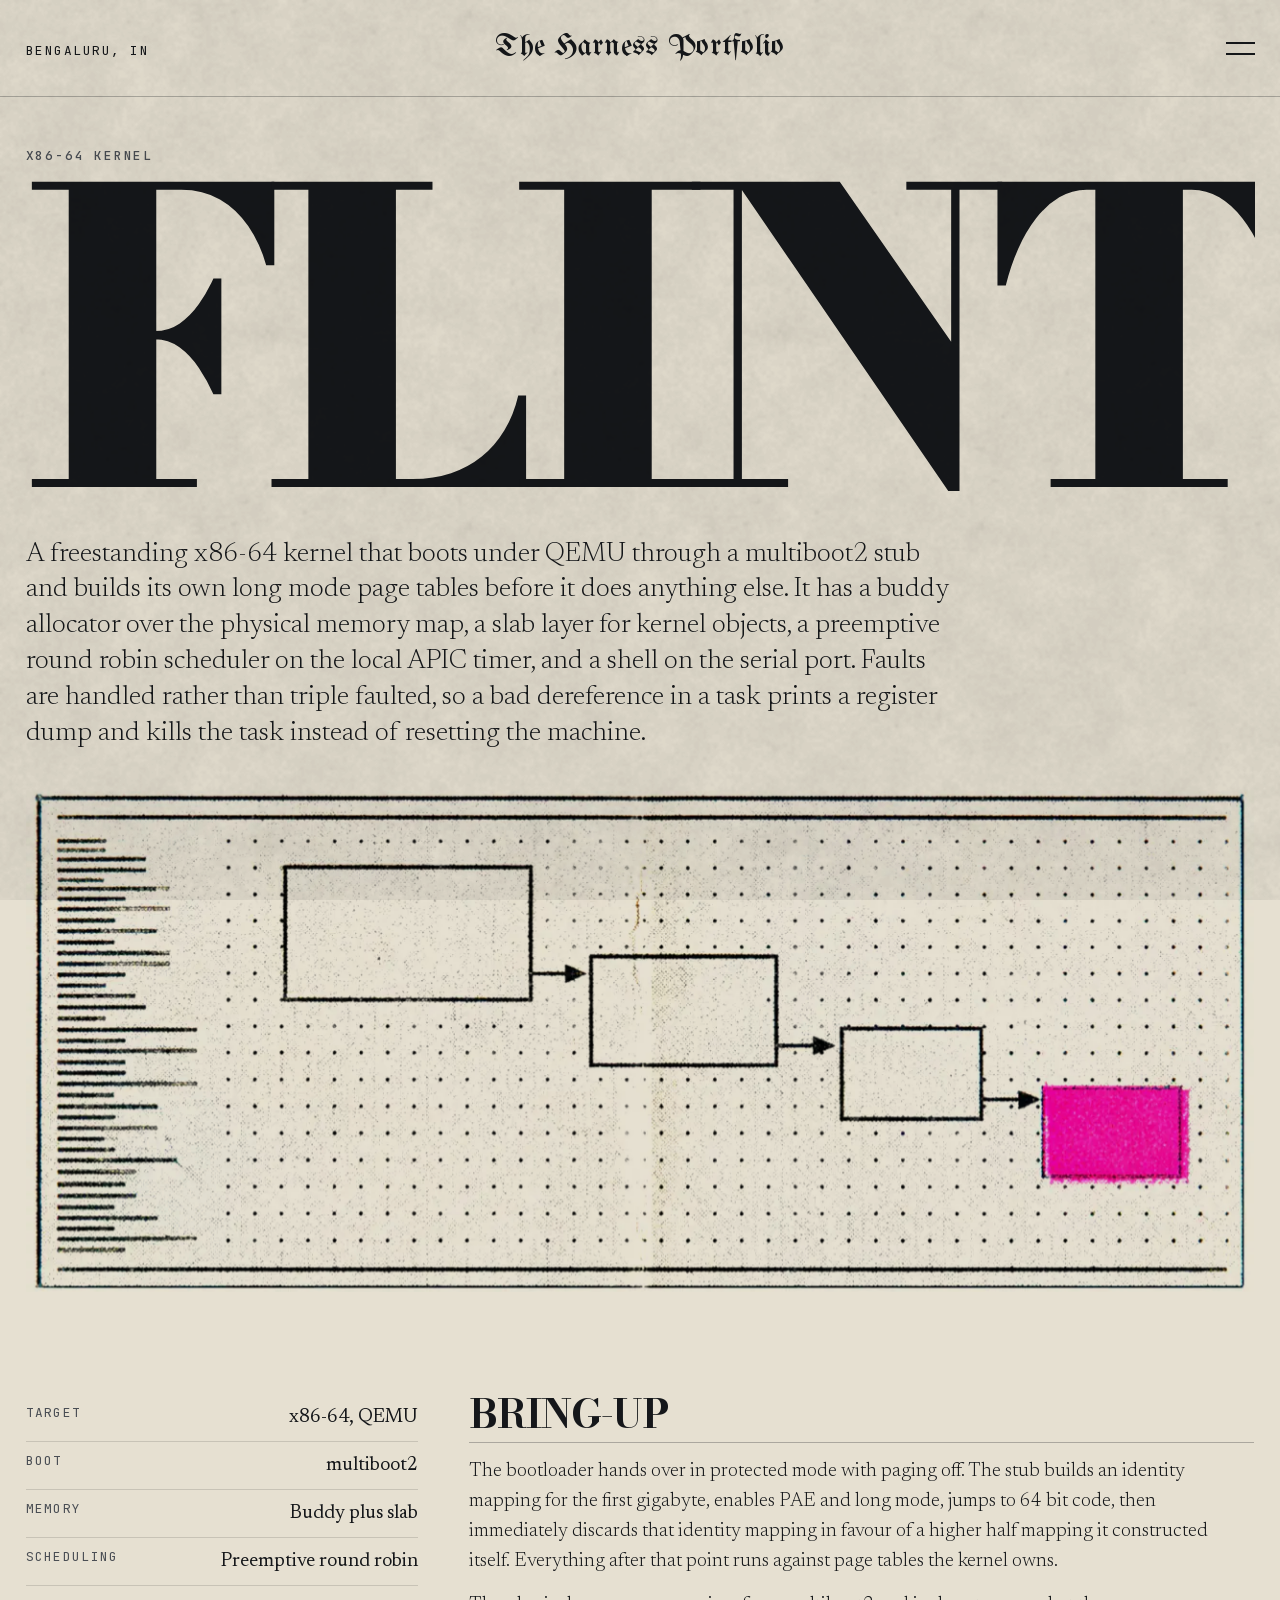
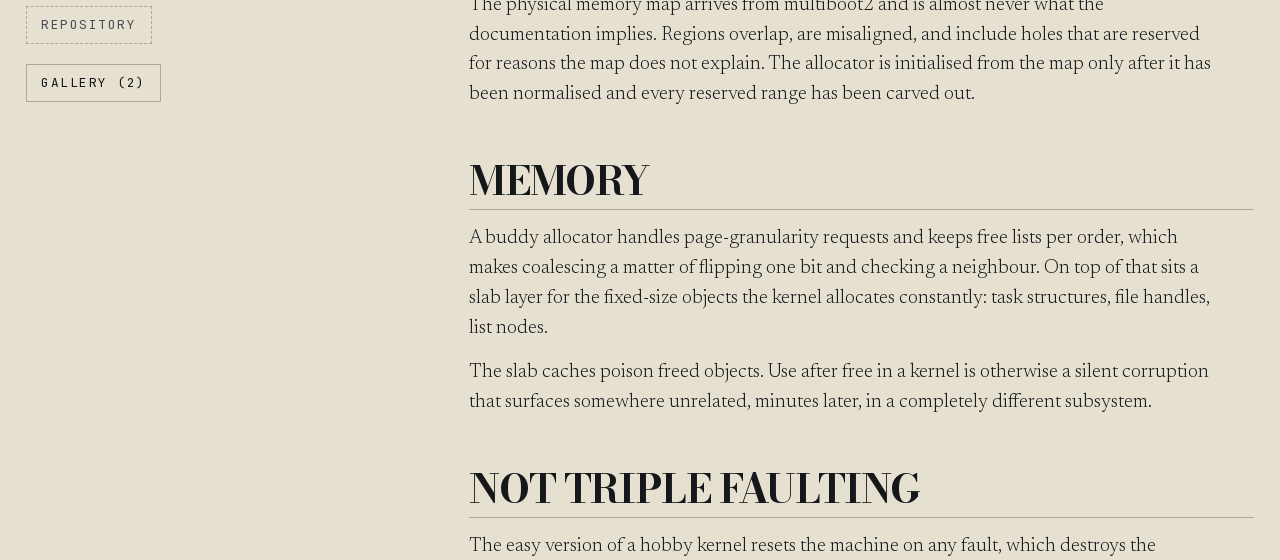
<file: work/flint/index.html>
<!DOCTYPE html><html lang="en" class="bodoni_moda_fea9800b-module___t9ytG__variable bodoni_moda_49b920f5-module__96ow4W__variable newsreader_19a76705-module__pe3p8a__variable jetbrains_mono_57140618-module__JEK3ua__variable unifrakturmaguntia_de403196-module__SjCS9q__variable"><head><meta charSet="utf-8"/><meta name="viewport" content="width=device-width, initial-scale=1"/><link rel="preload" href="/_next/static/media/40a3cd74afdfe30c-s.p.1dczacay52j98.woff2" as="font" crossorigin="" type="font/woff2"/><link rel="preload" href="/_next/static/media/52b5d5098cb87ddd-s.p.3r2y_bth_sjsm.woff2" as="font" crossorigin="" type="font/woff2"/><link rel="preload" href="/_next/static/media/5f402bd2d8eef81a-s.p.40bho2kviej2o.woff2" as="font" crossorigin="" type="font/woff2"/><link rel="preload" href="/_next/static/media/e2d642b99055ff6f-s.p.3d_jy-oqcno8c.woff2" as="font" crossorigin="" type="font/woff2"/><link rel="preload" as="image" imageSrcSet="/placeholders/project-flint-hero-w400.webp 400w, /placeholders/project-flint-hero-w640.webp 640w, /placeholders/project-flint-hero-w900.webp 900w, /placeholders/project-flint-hero-w1280.webp 1280w, /placeholders/project-flint-hero.webp 1593w" imageSizes="92vw" fetchPriority="high"/><link rel="stylesheet" href="/_next/static/chunks/31duy3jhut_j_.css" data-precedence="next"/><link rel="preload" as="script" fetchPriority="low" href="/_next/static/chunks/310vm2bl3xxpt.js"/><script src="/_next/static/chunks/19mx3mg6lkumu.js" async=""></script><script src="/_next/static/chunks/1mh6a-0e61pyc.js" async=""></script><script src="/_next/static/chunks/344n2zhqbh4pn.js" async=""></script><script src="/_next/static/chunks/turbopack-0td869ukh0v94.js" async=""></script><script src="/_next/static/chunks/3fntmmi971322.js" async=""></script><script src="/_next/static/chunks/0g-u_hslfzjsd.js" async=""></script><script src="/_next/static/chunks/2mxr7h33t2ush.js" async=""></script><script src="/_next/static/chunks/0tstnbvp42gvg.js" async=""></script><meta name="theme-color" content="#e6e0d1"/><title>Flint · Utkarsh Bahuguna</title><meta name="description" content="Boots under QEMU, builds its own page tables, and preempts on the local APIC timer."/><meta name="author" content="Utkarsh Bahuguna"/><meta property="og:title" content="Flint"/><meta property="og:description" content="Boots under QEMU, builds its own page tables, and preempts on the local APIC timer."/><meta property="og:image" content="https://utkarshbahuguna.me/placeholders/project-flint-hero.webp"/><meta property="og:image:width" content="1568"/><meta property="og:image:height" content="640"/><meta property="og:image:alt" content="Printed plate for Flint: a chain of boxes joined by arrows across a dotted field, ending in one solid magenta box."/><meta name="twitter:card" content="summary_large_image"/><meta name="twitter:title" content="Utkarsh Bahuguna · Bengaluru, IN"/><meta name="twitter:description" content="I build systems, then write the harnesses that try to break them."/><meta name="twitter:image" content="https://utkarshbahuguna.me/placeholders/og-cover.png"/><link rel="icon" href="/icon.svg?icon.3ii0vima6olii.svg" sizes="any" type="image/svg+xml"/><meta name="next-size-adjust" content=""/><script>(function(){var d=document.documentElement;d.dataset.js='';var INTRO=true;var reduce=matchMedia('(prefers-reduced-motion: reduce)').matches;d.dataset.motion=reduce?'reduce':'full';try{if(INTRO&&!reduce){d.style.setProperty('--intro-duration','2200ms');d.style.setProperty('--intro-delay','0ms');d.dataset.intro='';d.classList.add('is-scroll-locked');setTimeout(function(){d.removeAttribute('data-intro');d.classList.remove('is-scroll-locked');},2260);}}catch(e){}})();</script><script src="/_next/static/chunks/0cz1d0mv5g_q7.js" noModule=""></script></head><body><div hidden=""><!--$--><!--/$--></div><a class="skip-link" href="#main">Skip to content</a><div class="material-grain" aria-hidden="true" style="background-image:url(/paper.png)"></div><div class="curtain" aria-hidden="true"><svg class="curtain__tear" viewBox="0 0 880 1600" preserveAspectRatio="none" focusable="false"><path d="M202 0L203 3L207 6L211 9L217 12L232 15L252 18L267 21L272 24L270 27L266 30L265 33L264 36L262 39L260 42L258 45L260 48L264 51L266 54L263 57L254 60L244 63L240 66L245 69L254 72L259 75L255 78L245 81L235 84L225 87L217 90L212 93L209 96L208 99L202 102L194 105L189 108L196 111L217 114L243 117L265 120L278 123L284 126L288 129L294 132L303 135L312 138L319 141L321 144L315 147L304 150L297 153L299 156L307 159L315 162L322 165L331 168L346 171L360 174L368 177L370 180L369 183L371 186L374 189L372 192L370 195L371 198L380 201L394 204L408 207L415 210L424 213L434 216L443 219L448 222L445 225L442 228L442 231L449 234L457 237L464 240L466 243L467 246L467 249L466 252L466 255L463 258L460 261L459 264L457 267L452 270L449 273L447 276L451 279L457 282L458 285L449 288L432 291L415 294L404 297L399 300L396 303L396 306L397 309L400 312L405 315L409 318L410 321L409 324L408 327L409 330L414 333L423 336L431 339L434 342L429 345L421 348L416 351L418 354L426 357L435 360L439 363L441 366L445 369L448 372L449 375L445 378L440 381L435 384L433 387L428 390L423 393L420 396L421 399L424 402L427 405L427 408L429 411L431 414L432 417L429 420L419 423L407 426L401 429L404 432L411 435L418 438L418 441L410 444L401 447L397 450L401 453L408 456L414 459L420 462L430 465L443 468L454 471L456 474L456 477L455 480L454 483L448 486L437 489L425 492L417 495L414 498L413 501L412 504L409 507L406 510L403 513L398 516L392 519L386 522L379 525L372 528L358 531L340 534L324 537L316 540L310 543L305 546L304 549L307 552L311 555L316 558L323 561L336 564L353 567L369 570L375 573L370 576L359 579L349 582L346 585L347 588L348 591L345 594L343 597L346 600L349 603L347 606L338 609L329 612L324 615L325 618L329 621L334 624L339 627L345 630L354 633L362 636L366 639L366 642L364 645L361 648L357 651L349 654L340 657L331 660L322 663L310 666L300 669L294 672L295 675L300 678L305 681L304 684L299 687L293 690L291 693L292 696L294 699L296 702L298 705L307 708L320 711L330 714L330 717L323 720L316 723L317 726L329 729L345 732L360 735L369 738L369 741L365 744L361 747L362 750L365 753L368 756L366 759L364 762L364 765L364 768L360 771L354 774L350 777L347 780L348 783L351 786L354 789L355 792L354 795L354 798L354 801L353 804L350 807L348 810L346 813L345 816L337 819L328 822L326 825L333 828L346 831L359 834L363 837L359 840L351 843L347 846L351 849L362 852L374 855L380 858L378 861L374 864L370 867L369 870L365 873L359 876L356 879L358 882L367 885L379 888L386 891L388 894L390 897L391 900L395 903L400 906L405 909L407 912L406 915L401 918L394 921L387 924L377 927L361 930L346 933L337 936L333 939L330 942L326 945L323 948L329 951L336 954L337 957L332 960L327 963L322 966L317 969L312 972L307 975L304 978L298 981L284 984L270 987L263 990L266 993L274 996L281 999L283 1002L279 1005L274 1008L271 1011L277 1014L290 1017L305 1020L317 1023L327 1026L340 1029L353 1032L366 1035L368 1038L365 1041L366 1044L377 1047L388 1050L397 1053L404 1056L414 1059L428 1062L439 1065L444 1068L448 1071L453 1074L457 1077L457 1080L454 1083L451 1086L452 1089L453 1092L453 1095L453 1098L456 1101L465 1104L475 1107L482 1110L483 1113L477 1116L470 1119L465 1122L466 1125L470 1128L474 1131L473 1134L469 1137L465 1140L460 1143L459 1146L464 1149L469 1152L470 1155L468 1158L466 1161L466 1164L466 1167L468 1170L471 1173L473 1176L472 1179L460 1182L446 1185L439 1188L439 1191L439 1194L439 1197L438 1200L443 1203L451 1206L457 1209L457 1212L455 1215L453 1218L453 1221L449 1224L438 1227L426 1230L419 1233L418 1236L420 1239L418 1242L409 1245L393 1248L377 1251L368 1254L369 1257L375 1260L382 1263L386 1266L389 1269L392 1272L395 1275L399 1278L401 1281L403 1284L405 1287L407 1290L407 1293L406 1296L405 1299L402 1302L398 1305L394 1308L394 1311L396 1314L399 1317L401 1320L401 1323L404 1326L407 1329L409 1332L406 1335L402 1338L400 1341L404 1344L413 1347L423 1350L428 1353L426 1356L419 1359L413 1362L413 1365L423 1368L437 1371L448 1374L454 1377L462 1380L471 1383L476 1386L476 1389L472 1392L467 1395L464 1398L459 1401L452 1404L446 1407L438 1410L426 1413L412 1416L404 1419L403 1422L407 1425L411 1428L412 1431L417 1434L424 1437L427 1440L423 1443L418 1446L414 1449L409 1452L404 1455L398 1458L394 1461L393 1464L388 1467L380 1470L377 1473L382 1476L389 1479L396 1482L402 1485L412 1488L428 1491L442 1494L445 1497L442 1500L439 1503L438 1506L439 1509L436 1512L433 1515L433 1518L441 1521L455 1524L467 1527L469 1530L460 1533L446 1536L432 1539L423 1542L411 1545L398 1548L388 1551L382 1554L381 1557L381 1560L379 1563L380 1566L383 1569L390 1572L399 1575L408 1578L417 1581L428 1584L437 1587L444 1590L449 1593L453 1596L453 1600L591 1600L589 1596L584 1593L577 1590L569 1587L558 1584L546 1581L537 1578L528 1575L521 1572L517 1569L517 1566L521 1563L525 1560L527 1557L528 1554L531 1551L537 1548L546 1545L555 1542L564 1539L578 1536L593 1533L602 1530L600 1527L588 1524L575 1521L568 1518L571 1515L578 1512L585 1509L588 1506L593 1503L598 1500L603 1497L601 1494L590 1491L576 1488L569 1485L568 1482L568 1479L570 1476L575 1473L589 1470L606 1467L619 1464L625 1461L632 1458L638 1455L642 1452L646 1449L652 1446L660 1443L668 1440L670 1437L669 1434L668 1431L670 1428L666 1425L662 1422L660 1419L666 1416L676 1413L686 1410L691 1407L696 1404L703 1401L708 1398L713 1395L719 1392L722 1389L720 1386L711 1383L697 1380L683 1377L672 1374L656 1371L640 1368L630 1365L632 1362L641 1359L651 1356L656 1353L653 1350L644 1347L634 1344L630 1341L631 1338L635 1335L638 1332L637 1329L633 1326L627 1323L623 1320L619 1317L613 1314L610 1311L612 1308L620 1305L629 1302L637 1299L641 1296L644 1293L644 1290L641 1287L638 1284L634 1281L630 1278L625 1275L620 1272L614 1269L608 1266L601 1263L591 1260L582 1257L579 1254L585 1251L597 1248L610 1245L616 1242L615 1239L611 1236L609 1233L617 1230L630 1227L642 1224L648 1221L650 1218L651 1215L651 1212L649 1209L640 1206L630 1203L623 1200L622 1197L622 1194L620 1191L619 1188L624 1185L636 1182L647 1179L648 1176L647 1173L646 1170L646 1167L647 1164L648 1161L648 1158L648 1155L643 1152L634 1149L625 1146L621 1143L622 1140L623 1137L623 1134L619 1131L610 1128L601 1125L596 1122L598 1119L604 1116L609 1113L608 1110L599 1107L588 1104L578 1101L574 1098L573 1095L574 1092L573 1089L573 1086L577 1083L579 1080L578 1077L573 1074L567 1071L563 1068L559 1065L549 1062L539 1059L534 1056L533 1053L529 1050L522 1047L513 1044L513 1041L517 1038L516 1035L505 1032L492 1029L480 1026L471 1023L458 1020L442 1017L428 1014L424 1011L427 1008L435 1005L440 1002L439 999L433 996L426 993L425 990L435 987L454 984L476 981L490 978L501 975L513 972L522 969L529 966L535 963L540 960L545 957L544 954L537 951L530 948L530 945L529 942L526 939L523 936L526 933L536 930L549 927L558 924L565 921L572 918L575 915L572 912L563 909L550 906L536 903L525 900L516 897L510 894L504 891L495 888L483 885L474 882L473 879L479 876L486 873L491 870L494 867L500 864L507 861L512 858L509 855L500 852L490 849L485 846L490 843L497 840L502 837L500 834L493 831L485 828L482 825L489 822L500 819L506 816L504 813L502 810L500 807L498 804L495 801L490 798L484 795L477 792L467 789L455 786L443 783L435 780L433 777L436 774L440 771L444 768L444 765L442 762L441 759L438 756L430 753L422 750L416 747L415 744L416 741L414 738L405 735L390 732L374 729L362 726L361 723L368 720L375 717L375 714L365 711L352 708L343 705L341 702L339 699L337 696L336 693L338 690L344 687L349 684L350 681L345 678L340 675L339 672L345 669L356 666L371 663L383 660L393 657L404 654L414 651L422 648L430 645L440 642L448 639L453 636L453 633L452 630L451 627L449 624L446 621L442 618L440 615L444 612L453 609L462 606L463 603L457 600L450 597L449 594L449 591L448 588L450 585L457 582L473 579L490 576L500 573L494 570L477 567L456 564L438 561L427 558L418 555L412 552L408 549L409 546L414 543L420 540L428 537L442 534L458 531L470 528L477 525L483 522L488 519L493 516L494 513L492 510L488 507L484 504L477 501L471 498L469 495L473 492L482 489L493 486L499 483L500 480L501 477L501 474L499 471L488 468L475 465L465 462L459 459L453 456L446 453L442 450L446 447L455 444L463 441L463 438L456 435L449 432L446 429L452 426L467 423L479 420L482 417L481 414L478 411L476 408L475 405L472 402L470 399L471 396L476 393L485 390L494 387L500 384L508 381L517 378L523 375L525 372L523 369L522 366L522 363L521 360L515 357L510 354L510 351L517 348L527 345L533 342L532 339L523 336L512 333L505 330L503 327L502 324L503 321L504 318L504 315L504 312L504 309L505 306L505 303L507 300L511 297L522 294L540 291L557 288L566 285L564 282L555 279L547 276L546 273L547 270L553 267L559 264L569 261L582 258L596 255L607 252L616 249L623 246L628 243L630 240L628 237L624 234L621 231L626 228L634 225L638 222L635 219L626 216L616 213L609 210L604 207L595 204L586 201L582 198L585 195L591 192L593 189L588 186L585 183L582 180L577 177L567 174L551 171L535 168L527 165L522 162L514 159L508 156L506 153L513 150L523 147L529 144L526 141L519 138L511 135L503 132L497 129L493 126L487 123L475 120L453 117L428 114L409 111L403 108L408 105L416 102L423 99L426 96L432 93L441 90L455 87L472 84L488 81L502 78L508 75L505 72L497 69L493 66L498 63L508 60L518 57L521 54L518 51L514 48L511 45L511 42L512 39L513 36L513 33L515 30L518 27L520 24L515 21L498 18L476 15L458 12L448 9L441 6L435 3L433 0Z" fill="var(--curtain-fibre)"></path><path d="M282 0L284 3L287 6L291 9L297 12L311 15L329 18L342 21L344 24L339 27L332 30L327 33L324 36L319 39L314 42L310 45L310 48L312 51L312 54L308 57L298 60L287 63L283 66L288 69L298 72L303 75L300 78L290 81L280 84L270 87L262 90L257 93L255 96L254 99L249 102L242 105L239 108L246 111L267 114L294 117L316 120L329 123L335 126L340 129L346 132L355 135L364 138L372 141L376 144L371 147L362 150L356 153L359 156L367 159L377 162L384 165L394 168L411 171L427 174L436 177L439 180L440 183L443 186L447 189L445 192L441 195L440 198L447 201L458 204L469 207L475 210L482 213L491 216L498 219L501 222L497 225L491 228L489 231L493 234L500 237L504 240L505 243L504 246L502 249L499 252L496 255L491 258L486 261L484 264L481 267L477 270L475 273L475 276L481 279L489 282L491 285L483 288L468 291L451 294L441 297L437 300L435 303L436 306L436 309L439 312L442 315L444 318L444 321L442 324L440 327L440 330L444 333L452 336L459 339L459 342L451 345L441 348L434 351L433 354L439 357L446 360L448 363L449 366L451 369L454 372L454 375L450 378L444 381L439 384L437 387L432 390L426 393L423 396L424 399L427 402L430 405L430 408L432 411L434 414L435 417L432 420L422 423L410 426L404 429L407 432L414 435L420 438L421 441L413 444L404 447L400 450L404 453L410 456L417 459L422 462L432 465L445 468L455 471L457 474L457 477L457 480L455 483L449 486L438 489L426 492L418 495L415 498L414 501L413 504L410 507L407 510L404 513L399 516L393 519L387 522L380 525L373 528L359 531L341 534L325 537L317 540L311 543L306 546L305 549L308 552L312 555L317 558L324 561L337 564L354 567L370 570L377 573L372 576L361 579L352 582L349 585L351 588L352 591L350 594L349 597L353 600L357 603L355 606L348 609L339 612L335 615L337 618L341 621L347 624L351 627L357 630L365 633L373 636L376 639L376 642L373 645L371 648L367 651L360 654L351 657L343 660L334 663L323 666L313 669L308 672L309 675L315 678L320 681L320 684L315 687L310 690L308 693L309 696L311 699L312 702L314 705L323 708L335 711L344 714L343 717L336 720L328 723L329 726L340 729L355 732L370 735L378 738L378 741L374 744L371 747L372 750L376 753L379 756L378 759L377 762L377 765L376 768L372 771L366 774L362 777L359 780L360 783L364 786L367 789L368 792L368 795L368 798L367 801L366 804L363 807L360 810L359 813L358 816L350 819L341 822L339 825L347 828L362 831L375 834L381 837L379 840L374 843L372 846L378 849L392 852L406 855L413 858L413 861L410 864L408 867L407 870L404 873L399 876L395 879L397 882L406 885L418 888L425 891L428 894L430 897L433 900L437 903L444 906L449 909L452 912L450 915L444 918L435 921L427 924L415 927L399 930L383 933L375 936L371 939L368 942L365 945L363 948L369 951L377 954L378 957L373 960L369 963L364 966L359 969L353 972L348 975L343 978L336 981L321 984L306 987L299 990L302 993L310 996L317 999L319 1002L315 1005L309 1008L307 1011L312 1014L325 1017L341 1020L353 1023L363 1026L376 1029L390 1032L402 1035L405 1038L402 1041L403 1044L414 1047L424 1050L433 1053L439 1056L447 1059L460 1062L471 1065L476 1068L480 1071L485 1074L489 1077L490 1080L487 1083L485 1086L485 1089L486 1092L486 1095L486 1098L490 1101L499 1104L510 1107L517 1110L519 1113L513 1116L506 1119L502 1122L504 1125L510 1128L516 1131L516 1134L513 1137L508 1140L504 1143L502 1146L506 1149L509 1152L508 1155L502 1158L498 1161L494 1164L490 1167L488 1170L487 1173L486 1176L482 1179L467 1182L451 1185L442 1188L440 1191L439 1194L439 1197L439 1200L444 1203L453 1206L459 1209L460 1212L459 1215L459 1218L460 1221L457 1224L448 1227L437 1230L431 1233L432 1236L435 1239L435 1242L427 1245L412 1248L397 1251L390 1254L391 1257L398 1260L405 1263L410 1266L415 1269L420 1272L425 1275L431 1278L437 1281L442 1284L448 1287L452 1290L455 1293L458 1296L459 1299L458 1302L455 1305L452 1308L453 1311L458 1314L463 1317L466 1320L468 1323L471 1326L475 1329L477 1332L475 1335L471 1338L470 1341L475 1344L484 1347L495 1350L500 1353L498 1356L491 1359L484 1362L484 1365L494 1368L509 1371L523 1374L531 1377L541 1380L552 1383L558 1386L559 1389L554 1392L546 1395L540 1398L531 1401L521 1404L510 1407L499 1410L482 1413L464 1416L450 1419L445 1422L443 1425L442 1428L439 1431L439 1434L442 1437L442 1440L436 1443L430 1446L424 1449L420 1452L416 1455L412 1458L409 1461L410 1464L406 1467L401 1470L399 1473L405 1476L414 1479L422 1482L429 1485L441 1488L459 1491L474 1494L479 1497L477 1500L475 1503L474 1506L474 1509L471 1512L466 1515L465 1518L472 1521L485 1524L496 1527L497 1530L486 1533L470 1536L455 1539L444 1542L431 1545L417 1548L405 1551L398 1554L395 1557L393 1560L391 1563L390 1566L392 1569L398 1572L407 1575L416 1578L426 1581L437 1584L448 1587L455 1590L461 1593L467 1596L469 1600L477 1600L470 1596L462 1593L455 1590L448 1587L437 1584L426 1581L416 1578L407 1575L399 1572L398 1569L402 1566L409 1563L418 1560L426 1557L432 1554L441 1551L451 1548L462 1545L472 1542L479 1539L491 1536L503 1533L510 1530L505 1527L492 1524L477 1521L470 1518L472 1515L479 1512L486 1509L489 1506L495 1503L502 1500L507 1497L506 1494L494 1491L477 1488L466 1485L458 1482L450 1479L442 1476L436 1473L438 1470L444 1467L447 1464L446 1461L448 1458L453 1455L458 1452L463 1449L470 1446L479 1443L489 1440L492 1437L492 1434L494 1431L499 1428L500 1425L498 1422L498 1419L504 1416L513 1413L521 1410L524 1407L526 1404L531 1401L540 1398L546 1395L554 1392L559 1389L565 1386L567 1383L565 1380L563 1377L562 1374L554 1371L544 1368L536 1365L536 1362L540 1359L543 1356L539 1353L526 1350L508 1347L491 1344L479 1341L475 1338L475 1335L477 1332L477 1329L477 1326L479 1323L482 1320L485 1317L486 1314L487 1311L491 1308L497 1305L502 1302L504 1299L503 1296L500 1293L495 1290L489 1287L482 1284L475 1281L469 1278L462 1275L455 1272L449 1269L443 1266L435 1263L425 1260L415 1257L410 1254L415 1251L427 1248L439 1245L446 1242L446 1239L444 1236L445 1233L454 1230L469 1227L483 1224L490 1221L493 1218L496 1215L499 1212L498 1209L490 1206L479 1203L469 1200L465 1197L461 1194L457 1191L455 1188L460 1185L473 1182L486 1179L491 1176L495 1173L500 1170L508 1167L517 1164L528 1161L539 1158L550 1155L554 1152L552 1149L548 1146L545 1143L543 1140L540 1137L533 1134L524 1131L510 1128L504 1125L502 1122L506 1119L513 1116L519 1113L517 1110L510 1107L499 1104L490 1101L486 1098L486 1095L488 1092L488 1089L489 1086L492 1083L496 1080L499 1077L498 1074L497 1071L497 1068L496 1065L489 1062L481 1059L475 1056L471 1053L464 1050L455 1047L445 1044L443 1041L446 1038L444 1035L432 1032L418 1029L405 1026L395 1023L383 1020L366 1017L352 1014L346 1011L348 1008L353 1005L357 1002L354 999L347 996L339 993L336 990L341 987L354 984L366 981L369 978L369 975L369 972L369 969L370 966L372 963L376 960L379 957L377 954L369 951L363 948L365 945L368 942L371 939L375 936L383 933L399 930L415 927L427 924L435 921L444 918L457 915L465 912L467 909L465 906L461 903L457 900L452 897L448 894L443 891L434 888L420 885L408 882L404 879L406 876L409 873L411 870L411 867L415 864L420 861L422 858L418 855L407 852L397 849L393 846L398 843L404 840L407 837L402 834L390 831L378 828L373 825L378 822L389 819L398 816L400 813L402 810L404 807L405 804L403 801L400 798L395 795L390 792L384 789L377 786L370 783L366 780L367 777L371 774L377 771L381 768L381 765L380 762L382 759L382 756L378 753L374 750L372 747L375 744L379 741L379 738L370 735L355 732L340 729L329 726L328 723L336 720L343 717L344 714L335 711L323 708L314 705L312 702L311 699L312 696L312 693L316 690L323 687L329 684L329 681L324 678L317 675L313 672L316 669L324 666L334 663L343 660L351 657L360 654L367 651L371 648L373 645L376 642L376 639L373 636L365 633L357 630L351 627L347 624L341 621L337 618L335 615L339 612L348 609L355 606L357 603L353 600L350 597L351 594L353 591L352 588L350 585L352 582L361 579L372 576L377 573L370 570L354 567L337 564L324 561L317 558L312 555L308 552L305 549L306 546L311 543L317 540L325 537L341 534L359 531L373 528L380 525L387 522L394 519L404 516L412 513L418 510L422 507L427 504L428 501L428 498L430 495L438 492L449 489L460 486L467 483L469 480L470 477L471 474L469 471L459 468L446 465L437 462L430 459L423 456L416 453L411 450L414 447L422 444L429 441L429 438L422 435L415 432L412 429L418 426L431 423L442 420L445 417L444 414L442 411L440 408L440 405L437 402L434 399L432 396L434 393L439 390L442 387L442 384L445 381L450 378L454 375L454 372L451 369L449 366L448 363L446 360L439 357L433 354L434 351L441 348L451 345L459 342L459 339L452 336L444 333L440 330L440 327L442 324L445 321L446 318L445 315L442 312L440 309L440 306L440 303L443 300L449 297L461 294L479 291L496 288L505 285L503 282L496 279L489 276L489 273L492 270L498 267L502 264L508 261L517 258L525 255L532 252L537 249L540 246L539 243L533 240L521 237L506 234L493 231L491 228L497 225L501 222L498 219L491 216L482 213L475 210L469 207L458 204L452 201L455 198L465 195L477 192L484 189L481 186L479 183L480 180L480 177L475 174L463 171L452 168L446 165L444 162L437 159L431 156L427 153L428 150L430 147L425 144L410 141L391 138L372 135L353 132L340 129L335 126L329 123L316 120L294 117L272 114L258 111L257 108L267 105L281 102L290 99L295 96L299 93L305 90L314 87L326 84L338 81L348 78L353 75L348 72L340 69L335 66L340 63L349 60L355 57L353 54L344 51L332 48L323 45L317 42L319 39L324 36L327 33L332 30L339 27L344 24L345 21L343 18L337 15L334 12L338 9L341 6L343 3L343 0Z" fill="var(--curtain-fleck)"></path><path class="curtain__lift" d="M0 0L202 0L203 3L207 6L211 9L217 12L232 15L252 18L267 21L272 24L270 27L266 30L265 33L264 36L262 39L260 42L258 45L260 48L264 51L266 54L263 57L254 60L244 63L240 66L245 69L254 72L259 75L255 78L245 81L235 84L225 87L217 90L212 93L209 96L208 99L202 102L194 105L189 108L196 111L217 114L243 117L265 120L278 123L284 126L288 129L294 132L303 135L312 138L319 141L321 144L315 147L304 150L297 153L299 156L307 159L315 162L322 165L331 168L346 171L360 174L368 177L370 180L369 183L371 186L374 189L372 192L370 195L371 198L380 201L394 204L408 207L415 210L424 213L434 216L443 219L448 222L445 225L442 228L442 231L449 234L457 237L464 240L466 243L467 246L467 249L466 252L466 255L463 258L460 261L459 264L457 267L452 270L449 273L447 276L451 279L457 282L458 285L449 288L432 291L415 294L404 297L399 300L396 303L396 306L397 309L400 312L405 315L409 318L410 321L409 324L408 327L409 330L414 333L423 336L431 339L434 342L429 345L421 348L416 351L418 354L426 357L435 360L439 363L441 366L445 369L448 372L449 375L445 378L440 381L435 384L433 387L428 390L423 393L420 396L421 399L424 402L427 405L427 408L429 411L431 414L432 417L429 420L419 423L407 426L401 429L404 432L411 435L418 438L418 441L410 444L401 447L397 450L401 453L408 456L414 459L420 462L430 465L443 468L454 471L456 474L456 477L455 480L454 483L448 486L437 489L425 492L417 495L414 498L413 501L412 504L409 507L406 510L403 513L398 516L392 519L386 522L379 525L372 528L358 531L340 534L324 537L316 540L310 543L305 546L304 549L307 552L311 555L316 558L323 561L336 564L353 567L369 570L375 573L370 576L359 579L349 582L346 585L347 588L348 591L345 594L343 597L346 600L349 603L347 606L338 609L329 612L324 615L325 618L329 621L334 624L339 627L345 630L354 633L362 636L366 639L366 642L364 645L361 648L357 651L349 654L340 657L331 660L322 663L310 666L300 669L294 672L295 675L300 678L305 681L304 684L299 687L293 690L291 693L292 696L294 699L296 702L298 705L307 708L320 711L330 714L330 717L323 720L316 723L317 726L329 729L345 732L360 735L369 738L369 741L365 744L361 747L362 750L365 753L368 756L366 759L364 762L364 765L364 768L360 771L354 774L350 777L347 780L348 783L351 786L354 789L355 792L354 795L354 798L354 801L353 804L350 807L348 810L346 813L345 816L337 819L328 822L326 825L333 828L346 831L359 834L363 837L359 840L351 843L347 846L351 849L362 852L374 855L380 858L378 861L374 864L370 867L369 870L365 873L359 876L356 879L358 882L367 885L379 888L386 891L388 894L390 897L391 900L395 903L400 906L405 909L407 912L406 915L401 918L394 921L387 924L377 927L361 930L346 933L337 936L333 939L330 942L326 945L323 948L329 951L336 954L337 957L332 960L327 963L322 966L317 969L312 972L307 975L304 978L298 981L284 984L270 987L263 990L266 993L274 996L281 999L283 1002L279 1005L274 1008L271 1011L277 1014L290 1017L305 1020L317 1023L327 1026L340 1029L353 1032L366 1035L368 1038L365 1041L366 1044L377 1047L388 1050L397 1053L404 1056L414 1059L428 1062L439 1065L444 1068L448 1071L453 1074L457 1077L457 1080L454 1083L451 1086L452 1089L453 1092L453 1095L453 1098L456 1101L465 1104L475 1107L482 1110L483 1113L477 1116L470 1119L465 1122L466 1125L470 1128L474 1131L473 1134L469 1137L465 1140L460 1143L459 1146L464 1149L469 1152L470 1155L468 1158L466 1161L466 1164L466 1167L468 1170L471 1173L473 1176L472 1179L460 1182L446 1185L439 1188L439 1191L439 1194L439 1197L438 1200L443 1203L451 1206L457 1209L457 1212L455 1215L453 1218L453 1221L449 1224L438 1227L426 1230L419 1233L418 1236L420 1239L418 1242L409 1245L393 1248L377 1251L368 1254L369 1257L375 1260L382 1263L386 1266L389 1269L392 1272L395 1275L399 1278L401 1281L403 1284L405 1287L407 1290L407 1293L406 1296L405 1299L402 1302L398 1305L394 1308L394 1311L396 1314L399 1317L401 1320L401 1323L404 1326L407 1329L409 1332L406 1335L402 1338L400 1341L404 1344L413 1347L423 1350L428 1353L426 1356L419 1359L413 1362L413 1365L423 1368L437 1371L448 1374L454 1377L462 1380L471 1383L476 1386L476 1389L472 1392L467 1395L464 1398L459 1401L452 1404L446 1407L438 1410L426 1413L412 1416L404 1419L403 1422L407 1425L411 1428L412 1431L417 1434L424 1437L427 1440L423 1443L418 1446L414 1449L409 1452L404 1455L398 1458L394 1461L393 1464L388 1467L380 1470L377 1473L382 1476L389 1479L396 1482L402 1485L412 1488L428 1491L442 1494L445 1497L442 1500L439 1503L438 1506L439 1509L436 1512L433 1515L433 1518L441 1521L455 1524L467 1527L469 1530L460 1533L446 1536L432 1539L423 1542L411 1545L398 1548L388 1551L382 1554L381 1557L381 1560L379 1563L380 1566L383 1569L390 1572L399 1575L408 1578L417 1581L428 1584L437 1587L444 1590L449 1593L453 1596L453 1600L0 1600Z" fill="var(--curtain-color)" stroke="var(--curtain-shadow)"></path></svg></div><div class="intro-backdrop" aria-hidden="true"></div><div class="shell"><header class="nav"><div class="nav-inner"><div class="nav-row"><div class="nav-block nav-block--l"><button type="button" class="n-text" aria-pressed="false">Bengaluru, IN<span class="sr-only">. Toggles paper mode, which desaturates every image on the page.</span></button></div><a class="nav-head" href="/">The Harness Portfolio</a><div class="nav-block nav-block--r"><button type="button" class="nav-link" aria-expanded="false" aria-controls="site-menu"><span class="nav-lines" aria-hidden="true"><span class="nav-line up"></span><span class="nav-line bottom"></span></span><span class="sr-only">Open menu</span></button></div></div></div><div id="site-menu" class="menu" hidden="" data-open="false" role="dialog" aria-modal="true" aria-label="Site menu"><nav class="menu-w" aria-label="Primary"><a class="menu-link" href="/"><span class="mask"><span class="menu-title t-display">Index</span></span><span class="m-active" data-current="false" aria-hidden="true"></span></a><a class="menu-link" aria-current="page" href="/work/"><span class="mask"><span class="menu-title t-display">Work</span></span><span class="m-active" data-current="true" aria-hidden="true"></span></a><a class="menu-link" href="/research/"><span class="mask"><span class="menu-title t-display">Research</span></span><span class="m-active" data-current="false" aria-hidden="true"></span></a></nav><ul class="menu-socials f-block"><li><a class="f-li" href="https://github.com/u7k4rs6" target="_blank" rel="noopener noreferrer">GitHub</a></li><li><span class="f-li-dot" aria-hidden="true"></span><a class="f-li" href="https://linkedin.com/in/utkarshbahuguna666" target="_blank" rel="noopener noreferrer">LinkedIn</a></li><li><span class="f-li-dot" aria-hidden="true"></span><a class="f-li" href="https://scholar.google.com/citations?user=0ZYBsyoAAAAJ" target="_blank" rel="noopener noreferrer">Scholar</a></li><li><span class="f-li-dot" aria-hidden="true"></span><a class="f-li" href="https://orcid.org/0009-0004-0034-824X" target="_blank" rel="noopener noreferrer">ORCID</a></li></ul></div></header><main id="main"><article class="detail"><header class="detail__head wrap"><p class="t-eyebrow detail__kicker">x86-64 kernel</p><h1 class="fit detail__display"><span class="mask" data-reveal="line"><span class="fit-text detail__title" data-fit-max="420" data-fit-min="14" data-fit-fill="0.998" style="--chars:5">Flint</span></span></h1><p class="detail__summary" data-reveal="rise">A freestanding x86-64 kernel that boots under QEMU through a multiboot2 stub and builds its own long mode page tables before it does anything else. It has a buddy allocator over the physical memory map, a slab layer for kernel objects, a preemptive round robin scheduler on the local APIC timer, and a shell on the serial port. Faults are handled rather than triple faulted, so a bad dereference in a task prints a register dump and kills the task instead of resetting the machine.</p></header><div class="detail__heroWrap"><figure class="plate detail__hero"><img src="/placeholders/project-flint-hero.webp" alt="Printed plate for Flint: a chain of boxes joined by arrows across a dotted field, ending in one solid magenta box." width="1568" height="640" data-blend="multiply" srcSet="/placeholders/project-flint-hero-w400.webp 400w, /placeholders/project-flint-hero-w640.webp 640w, /placeholders/project-flint-hero-w900.webp 900w, /placeholders/project-flint-hero-w1280.webp 1280w, /placeholders/project-flint-hero.webp 1593w" sizes="92vw" loading="eager" fetchPriority="high" decoding="async"/></figure></div><div class="detail__body wrap"><aside class="detail__facts" aria-label="Project facts"><dl><div class="detail__fact" data-reveal="fade"><dt>Target</dt><dd>x86-64, QEMU</dd></div><div class="detail__fact" data-reveal="fade"><dt>Boot</dt><dd>multiboot2</dd></div><div class="detail__fact" data-reveal="fade"><dt>Memory</dt><dd>Buddy plus slab</dd></div><div class="detail__fact" data-reveal="fade"><dt>Scheduling</dt><dd>Preemptive round robin</dd></div></dl><ul class="detail__links"><li><span class="detail__linkPending">Repository<span class="sr-only">. URL not published yet.</span></span></li></ul><button type="button" class="gallery__trigger" aria-expanded="false" aria-controls="gallery-flint">Gallery<span aria-hidden="true"> (<!-- -->2<!-- -->)</span></button></aside><div class="detail__prose"><section class="detail__section"><h2 class="detail__heading" data-reveal="fade">Bring-up</h2><p class="detail__para" data-reveal="fade">The bootloader hands over in protected mode with paging off. The stub builds an identity mapping for the first gigabyte, enables PAE and long mode, jumps to 64 bit code, then immediately discards that identity mapping in favour of a higher half mapping it constructed itself. Everything after that point runs against page tables the kernel owns.</p><p class="detail__para" data-reveal="fade">The physical memory map arrives from multiboot2 and is almost never what the documentation implies. Regions overlap, are misaligned, and include holes that are reserved for reasons the map does not explain. The allocator is initialised from the map only after it has been normalised and every reserved range has been carved out.</p></section><section class="detail__section"><h2 class="detail__heading" data-reveal="fade">Memory</h2><p class="detail__para" data-reveal="fade">A buddy allocator handles page-granularity requests and keeps free lists per order, which makes coalescing a matter of flipping one bit and checking a neighbour. On top of that sits a slab layer for the fixed-size objects the kernel allocates constantly: task structures, file handles, list nodes.</p><p class="detail__para" data-reveal="fade">The slab caches poison freed objects. Use after free in a kernel is otherwise a silent corruption that surfaces somewhere unrelated, minutes later, in a completely different subsystem.</p></section><section class="detail__section"><h2 class="detail__heading" data-reveal="fade">Not triple faulting</h2><p class="detail__para" data-reveal="fade">The easy version of a hobby kernel resets the machine on any fault, which destroys the evidence. Flint installs handlers for the faults that carry useful information, decodes the error code, prints the faulting address, the register file and a stack walk, and then terminates only the offending task.</p><p class="detail__para" data-reveal="fade">A kernel that survives its own bugs long enough to describe them is enormously faster to work on than one that reboots.</p></section></div></div><div class="detail__next wrap"><p class="t-eyebrow">Next</p><p class="detail__nextName">Lockstep</p><a class="cta-ellipse" href="/work/lockstep/"><span class="cta-ellipse__text">Lockstep</span><span class="cta-ellipse__arrow" aria-hidden="true">→</span></a><p class="detail__back"><a href="/work/">All work</a></p></div></article><!--$--><!--/$--></main><footer class="footer"><div class="marquee"><div class="marquee__inner" style="--marquee-chars:380"><div class="marquee__copy"><span class="marquee__unit"><span class="marquee__phrase">I build the system, then the thing that proves it wrong</span><span class="marquee__slab">Build, Break, Prove</span></span><span class="marquee__unit"><span class="marquee__phrase">A bug that only appears sometimes has not been found</span><span class="marquee__slab">Same seed, same crash</span></span><span class="marquee__unit"><span class="marquee__phrase">The harness is not scaffolding, it is the deliverable</span><span class="marquee__slab">The Harness</span></span><span class="marquee__unit"><span class="marquee__phrase">Deterministic enough to hand to somebody else</span><span class="marquee__slab">Reproducible</span></span><span class="marquee__unit"><span class="marquee__phrase">Worth exactly what the adversary failed to break</span><span class="marquee__slab">Falsifiable</span></span><span class="marquee__unit"><span class="marquee__phrase">Order books, kernels, CRDTs, inference engines</span><span class="marquee__slab">Systems</span></span></div><div class="marquee__copy" aria-hidden="true"><span class="marquee__unit"><span class="marquee__phrase">I build the system, then the thing that proves it wrong</span><span class="marquee__slab">Build, Break, Prove</span></span><span class="marquee__unit"><span class="marquee__phrase">A bug that only appears sometimes has not been found</span><span class="marquee__slab">Same seed, same crash</span></span><span class="marquee__unit"><span class="marquee__phrase">The harness is not scaffolding, it is the deliverable</span><span class="marquee__slab">The Harness</span></span><span class="marquee__unit"><span class="marquee__phrase">Deterministic enough to hand to somebody else</span><span class="marquee__slab">Reproducible</span></span><span class="marquee__unit"><span class="marquee__phrase">Worth exactly what the adversary failed to break</span><span class="marquee__slab">Falsifiable</span></span><span class="marquee__unit"><span class="marquee__phrase">Order books, kernels, CRDTs, inference engines</span><span class="marquee__slab">Systems</span></span></div><div class="marquee__copy" aria-hidden="true"><span class="marquee__unit"><span class="marquee__phrase">I build the system, then the thing that proves it wrong</span><span class="marquee__slab">Build, Break, Prove</span></span><span class="marquee__unit"><span class="marquee__phrase">A bug that only appears sometimes has not been found</span><span class="marquee__slab">Same seed, same crash</span></span><span class="marquee__unit"><span class="marquee__phrase">The harness is not scaffolding, it is the deliverable</span><span class="marquee__slab">The Harness</span></span><span class="marquee__unit"><span class="marquee__phrase">Deterministic enough to hand to somebody else</span><span class="marquee__slab">Reproducible</span></span><span class="marquee__unit"><span class="marquee__phrase">Worth exactly what the adversary failed to break</span><span class="marquee__slab">Falsifiable</span></span><span class="marquee__unit"><span class="marquee__phrase">Order books, kernels, CRDTs, inference engines</span><span class="marquee__slab">Systems</span></span></div></div><div class="marquee__static"><p class="marquee__staticPhrase">Build something that has to be right</p><ul class="marquee__staticLines"><li><span class="marquee__staticLine">I build the system, then the thing that proves it wrong</span><span class="marquee__slab">Build, Break, Prove</span></li><li><span class="marquee__staticLine">A bug that only appears sometimes has not been found</span><span class="marquee__slab">Same seed, same crash</span></li><li><span class="marquee__staticLine">The harness is not scaffolding, it is the deliverable</span><span class="marquee__slab">The Harness</span></li><li><span class="marquee__staticLine">Deterministic enough to hand to somebody else</span><span class="marquee__slab">Reproducible</span></li><li><span class="marquee__staticLine">Worth exactly what the adversary failed to break</span><span class="marquee__slab">Falsifiable</span></li><li><span class="marquee__staticLine">Order books, kernels, CRDTs, inference engines</span><span class="marquee__slab">Systems</span></li></ul></div></div><div class="footer__info wrap"><div class="footer__col"><span class="footer__mark">Utkarsh Bahuguna<!-- -->©</span><span class="footer__year">2026</span><img class="footer__seal" src="/placeholders/seal-mark.webp" alt="Colophon seal: a printer’s registration target, a crosshair and centre dot inside a notched bezel and a heavy outer ring." width="320" height="320" loading="lazy" decoding="async"/><a class="footer__colophon" href="/colophon/">Colophon</a></div><ul class="footer__socials"><li><a class="f-li" href="https://github.com/u7k4rs6" target="_blank" rel="noopener noreferrer">GitHub</a></li><li><span class="f-li-dot" aria-hidden="true"></span><a class="f-li" href="https://linkedin.com/in/utkarshbahuguna666" target="_blank" rel="noopener noreferrer">LinkedIn</a></li><li><span class="f-li-dot" aria-hidden="true"></span><a class="f-li" href="https://scholar.google.com/citations?user=0ZYBsyoAAAAJ" target="_blank" rel="noopener noreferrer">Scholar</a></li><li><span class="f-li-dot" aria-hidden="true"></span><a class="f-li" href="https://orcid.org/0009-0004-0034-824X" target="_blank" rel="noopener noreferrer">ORCID</a></li></ul></div><p class="sr-only">Utkarsh Bahuguna<!-- -->, <!-- -->Bengaluru, IN<!-- -->. <!-- -->CS undergraduate, BITS Pilani<!-- -->.</p></footer></div><script>(function(){try{
var e=document.querySelectorAll('.fit-text');if(!e.length)return;var i,a=[],m=[];
for(i=0;i<e.length;i++){e[i].style.fontSize='100px'}
for(i=0;i<e.length;i++){a[i]=e[i].parentElement?e[i].parentElement.clientWidth:0;m[i]=e[i].offsetWidth}
for(i=0;i<e.length;i++){var d=e[i].dataset,f=parseFloat(d.fitFill||'0.998'),
x=parseFloat(d.fitMax||'460'),n=parseFloat(d.fitMin||'14');
e[i].style.fontSize=(a[i]>0&&m[i]>0)?Math.floor(Math.min(Math.max(a[i]*f*100/m[i],n),x))+'px':''}
}catch(_){}})();
(function(){try{
var d=document.documentElement;if(!d.hasAttribute('data-intro'))return;
var s=document.querySelector('.shell'),L=(s?s.clientHeight:innerHeight)+innerHeight*0.25,
r=document.querySelectorAll('[data-reveal]'),i;
for(i=0;i<r.length;i++){var t=0,p=r[i];while(p){t+=p.offsetTop;p=p.offsetParent}
if(t<L)r[i].setAttribute('data-settled','')}
}catch(_){}})();</script><script src="/_next/static/chunks/310vm2bl3xxpt.js" id="_R_" async=""></script><script>(self.__next_f=self.__next_f||[]).push([0])</script><script>self.__next_f.push([1,"1:\"$Sreact.fragment\"\n2:I[47420,[\"/_next/static/chunks/3fntmmi971322.js\",\"/_next/static/chunks/0g-u_hslfzjsd.js\",\"/_next/static/chunks/2mxr7h33t2ush.js\"],\"default\"]\n3:I[4532,[\"/_next/static/chunks/3fntmmi971322.js\",\"/_next/static/chunks/0g-u_hslfzjsd.js\",\"/_next/static/chunks/2mxr7h33t2ush.js\"],\"default\"]\n4:I[74546,[\"/_next/static/chunks/3fntmmi971322.js\",\"/_next/static/chunks/0g-u_hslfzjsd.js\",\"/_next/static/chunks/2mxr7h33t2ush.js\"],\"default\"]\n5:I[66357,[\"/_next/static/chunks/3fntmmi971322.js\",\"/_next/static/chunks/0g-u_hslfzjsd.js\",\"/_next/static/chunks/2mxr7h33t2ush.js\"],\"default\"]\n6:I[38025,[\"/_next/static/chunks/3fntmmi971322.js\",\"/_next/static/chunks/0g-u_hslfzjsd.js\",\"/_next/static/chunks/2mxr7h33t2ush.js\"],\"default\"]\n7:I[42724,[\"/_next/static/chunks/3fntmmi971322.js\",\"/_next/static/chunks/0g-u_hslfzjsd.js\",\"/_next/static/chunks/2mxr7h33t2ush.js\"],\"default\"]\n8:I[39756,[\"/_next/static/chunks/3fntmmi971322.js\",\"/_next/static/chunks/0g-u_hslfzjsd.js\",\"/_next/static/chunks/2mxr7h33t2ush.js\"],\"default\"]\n9:I[37457,[\"/_next/static/chunks/3fntmmi971322.js\",\"/_next/static/chunks/0g-u_hslfzjsd.js\",\"/_next/static/chunks/2mxr7h33t2ush.js\"],\"default\"]\na:I[59095,[\"/_next/static/chunks/3fntmmi971322.js\",\"/_next/static/chunks/0g-u_hslfzjsd.js\",\"/_next/static/chunks/2mxr7h33t2ush.js\",\"/_next/static/chunks/0tstnbvp42gvg.js\"],\"default\"]\nb:I[10414,[\"/_next/static/chunks/3fntmmi971322.js\",\"/_next/static/chunks/0g-u_hslfzjsd.js\",\"/_next/static/chunks/2mxr7h33t2ush.js\",\"/_next/static/chunks/0tstnbvp42gvg.js\"],\"default\"]\nc:I[22016,[\"/_next/static/chunks/3fntmmi971322.js\",\"/_next/static/chunks/0g-u_hslfzjsd.js\",\"/_next/static/chunks/2mxr7h33t2ush.js\",\"/_next/static/chunks/0tstnbvp42gvg.js\"],\"\"]\n1a:I[68027,[\"/_next/static/chunks/3fntmmi971322.js\",\"/_next/static/chunks/0g-u_hslfzjsd.js\",\"/_next/static/chunks/2mxr7h33t2ush.js\"],\"default\",1]\n:HL[\"/_next/static/chunks/31duy3jhut_j_.css\",\"style\"]\n:HL[\"/_next/static/media/40a3cd74afdfe30c-s.p.1dczacay52j98.woff2\",\"font\",{\"crossOrigin\":\"\",\"type\":\"font/woff2\"}]\n:HL[\"/_next/static/media/52b5d5098cb87ddd-s.p.3r2y_bth_sjsm.woff2\",\"font\",{\"crossOrigin\":\"\",\"type\":\"font/woff2\"}]\n:HL[\"/_next/static/media/5f402bd2d8eef81a-s.p.40bho2kviej2o.woff2\",\"font\",{\"crossOrigin\":\"\",\"type\":\"font/woff2\"}]\n:HL[\"/_next/static/media/e2d642b99055ff6f-s.p.3d_jy-oqcno8c.woff2\",\"font\",{\"crossOrigin\":\"\",\"type\":\"font/woff2\"}]\n18:X\n0:{\"P\":null,\"c\":[\"\",\"work\",\"flint\",\"\"],\"q\":\"\",\"i\":false,\"f\":[[[\"\",{\"children\":[\"work\",{\"children\":[[\"slug\",\"flint\",\"d\",[]],{\"children\":[\"__PAGE__\",{},\"$undefined\",\"$undefined\",4608]},\"$undefined\",\"$undefined\",4608]},\"$undefined\",\"$undefined\",4608]},\"$undefined\",\"$undefined\",4624],[[\"$\",\"$1\",\"c\",{\"children\":[[[\"$\",\"link\",\"0\",{\"rel\":\"stylesheet\",\"href\":\"/_next/static/chunks/31duy3jhut_j_.css\",\"precedence\":\"next\",\"crossOrigin\":\"$undefined\",\"nonce\":\"$undefined\"}],[\"$\",\"script\",\"script-0\",{\"src\":\"/_next/static/chunks/3fntmmi971322.js\",\"async\":true,\"nonce\":\"$undefined\"}],[\"$\",\"script\",\"script-1\",{\"src\":\"/_next/static/chunks/0g-u_hslfzjsd.js\",\"async\":true,\"nonce\":\"$undefined\"}],[\"$\",\"script\",\"script-2\",{\"src\":\"/_next/static/chunks/2mxr7h33t2ush.js\",\"async\":true,\"nonce\":\"$undefined\"}]],[\"$\",\"html\",null,{\"lang\":\"en\",\"className\":\"bodoni_moda_fea9800b-module___t9ytG__variable bodoni_moda_49b920f5-module__96ow4W__variable newsreader_19a76705-module__pe3p8a__variable jetbrains_mono_57140618-module__JEK3ua__variable unifrakturmaguntia_de403196-module__SjCS9q__variable\",\"suppressHydrationWarning\":true,\"children\":[[\"$\",\"head\",null,{\"children\":[\"$\",\"script\",null,{\"dangerouslySetInnerHTML\":{\"__html\":\"(function(){var d=document.documentElement;d.dataset.js='';var INTRO=true;var reduce=matchMedia('(prefers-reduced-motion: reduce)').matches;d.dataset.motion=reduce?'reduce':'full';try{if(INTRO\u0026\u0026!reduce){d.style.setProperty('--intro-duration','2200ms');d.style.setProperty('--intro-delay','0ms');d.dataset.intro='';d.classList.add('is-scroll-locked');setTimeout(function(){d.removeAttribute('data-intro');d.classList.remove('is-scroll-locked');},2260);}}catch(e){}})();\"}}]}],[\"$\",\"body\",null,{\"children\":[[\"$\",\"a\",null,{\"className\":\"skip-link\",\"href\":\"#main\",\"children\":\"Skip to content\"}],[\"$\",\"$L2\",null,{}],[\"$\",\"$L3\",null,{}],[\"$\",\"$L4\",null,{}],[\"$\",\"$L5\",null,{}],[\"$\",\"$L6\",null,{}],[\"$\",\"div\",null,{\"className\":\"shell\",\"children\":[[\"$\",\"$L7\",null,{}],[\"$\",\"main\",null,{\"id\":\"main\",\"children\":[\"$\",\"$L8\",null,{\"parallelRouterKey\":\"children\",\"error\":\"$undefined\",\"errorStyles\":\"$undefined\",\"errorScripts\":\"$undefined\",\"template\":[\"$\",\"$L9\",null,{}],\"templateStyles\":\"$undefined\",\"templateScripts\":\"$undefined\",\"notFound\":[[\"$\",\"$La\",null,{\"as\":\"section\",\"className\":\"page-head wrap notfound\",\"children\":[[\"$\",\"p\",null,{\"className\":\"t-eyebrow\",\"children\":\"404\"}],[\"$\",\"h1\",null,{\"className\":\"fit page-head__display\",\"children\":[\"$\",\"span\",null,{\"className\":\"mask\",\"data-reveal\":\"line\",\"children\":[\"$\",\"$Lb\",null,{\"className\":\"page-head__line\",\"text\":\"Not found\",\"max\":300}]}]}],[\"$\",\"p\",null,{\"className\":\"page-head__lede\",\"data-reveal\":\"rise\",\"children\":\"That page does not exist. Nothing here is broken; the address simply does not resolve.\"}],[\"$\",\"ul\",null,{\"className\":\"notfound__links\",\"data-reveal\":\"fade\",\"children\":[[\"$\",\"li\",\"/\",{\"children\":[\"$\",\"$Lc\",null,{\"href\":\"/\",\"children\":\"Index\"}]}],[\"$\",\"li\",\"/work\",{\"children\":[\"$\",\"$Lc\",null,{\"href\":\"/work\",\"children\":\"Work\"}]}],[\"$\",\"li\",\"/research\",{\"children\":[\"$\",\"$Lc\",null,{\"href\":\"/research\",\"children\":\"Research\"}]}]]}],[\"$\",\"p\",null,{\"className\":\"notfound__sig\",\"data-reveal\":\"fade\",\"children\":[\"Utkarsh Bahuguna\",\", \",\"Bengaluru, IN\"]}]]}],[]],\"forbidden\":\"$undefined\",\"unauthorized\":\"$undefined\"}]}],[\"$\",\"footer\",null,{\"className\":\"footer\",\"children\":[[\"$\",\"div\",null,{\"className\":\"marquee\",\"children\":[[\"$\",\"div\",null,{\"className\":\"marquee__inner\",\"style\":{\"--marquee-chars\":380},\"children\":[[\"$\",\"div\",\"0\",{\"className\":\"marquee__copy\",\"aria-hidden\":\"$undefined\",\"children\":[[\"$\",\"span\",\"Build, Break, Prove\",{\"className\":\"marquee__unit\",\"children\":[[\"$\",\"span\",null,{\"className\":\"marquee__phrase\",\"children\":\"I build the system, then the thing that proves it wrong\"}],[\"$\",\"span\",null,{\"className\":\"marquee__slab\",\"children\":\"Build, Break, Prove\"}]]}],[\"$\",\"span\",\"Same seed, same crash\",{\"className\":\"marquee__unit\",\"children\":[[\"$\",\"span\",null,{\"className\":\"marquee__phrase\",\"children\":\"A bug that only appears sometimes has not been found\"}],[\"$\",\"span\",null,{\"className\":\"marquee__slab\",\"children\":\"Same seed, same crash\"}]]}],[\"$\",\"span\",\"The Harness\",{\"className\":\"marquee__unit\",\"children\":[[\"$\",\"span\",null,{\"className\":\"marquee__phrase\",\"children\":\"The harness is not scaffolding, it is the deliverable\"}],[\"$\",\"span\",null,{\"className\":\"marquee__slab\",\"children\":\"The Harness\"}]]}],[\"$\",\"span\",\"Reproducible\",{\"className\":\"marquee__unit\",\"children\":[[\"$\",\"span\",null,{\"className\":\"marquee__phrase\",\"children\":\"Deterministic enough to hand to somebody else\"}],[\"$\",\"span\",null,{\"className\":\"marquee__slab\",\"children\":\"Reproducible\"}]]}],[\"$\",\"span\",\"Falsifiable\",{\"className\":\"marquee__unit\",\"children\":[[\"$\",\"span\",null,{\"className\":\"marquee__phrase\",\"children\":\"Worth exactly what the adversary failed to break\"}],\"$Ld\"]}],\"$Le\"]}],\"$Lf\",\"$L10\"]}],\"$L11\"]}],\"$L12\",\"$L13\"]}]]}],\"$L14\"]}]]}]]}],{\"children\":[\"$L15\",{\"children\":[\"$L16\",{\"children\":[\"$L17\",{},null,false,null]},null,false,\"$18\"]},null,false,\"$18\"]},null,false,null],\"$L19\",false]],\"m\":\"$undefined\",\"G\":[\"$1a\",[\"$L1b\"]],\"S\":true,\"h\":null,\"r\":\"$undefined\",\"s\":\"$undefined\",\"a\":\"$undefined\",\"l\":\"$undefined\",\"p\":\"$undefined\",\"d\":\"$undefined\",\"b\":\"4zsPXtud02RkGyuCbuo6M\"}\n1d:I[97367,[\"/_next/static/chunks/3fntmmi971322.js\",\"/_next/static/chunks/0g-u_hslfzjsd.js\",\"/_next/static/chunks/2mxr7h33t2ush.js\"],\"OutletBoundary\"]\n1e:\"$Sreact.suspense\"\n20:I[97367,[\"/_next/static/chunks/3fntmmi971322.js\",\"/_next/static/chunks/0g-u_hslfzjsd.js\",\"/_next/static/chunks/2mxr7h33t2ush.js\"],\"ViewportBoundary\"]\n22:I[97367,[\"/_next/static/chunks/3fntmmi971322.js\",\"/_next/static/chunks/0g-u_hslfzjsd.js\",\"/_next/static/chunks/2mxr7h33t2ush.js\"],\"MetadataBoundary\"]\nd:[\"$\",\"span\",null,{\"className\":\"marquee__slab\",\"children\":\"Falsifiable\"}]\ne:[\"$\",\"span\",\"Systems\",{\"className\":\"marquee__unit\",\"children\":[[\"$\",\"span\",null,{\"className\":\"marquee__phrase\",\"children\":\"Order books, kernels, CRDTs, inference engines\"}],[\"$\",\"span\",null,{\"className\":\"marquee__slab\",\"children\":\"Systems\"}]]}]\nf:[\"$\",\"div\",\"1\",{\"className\":\"marquee__copy\",\"aria-hidden\":true,\"children\":[[\"$\",\"span\",\"Build, Break, Prove\",{\"className\":\"marquee__unit\",\"children\":[[\"$\",\"span\",null,{\"className\":\"marquee__phrase\",\"children\":\"I build the system, then the thing that proves it wrong\"}],[\"$\",\"span\",null,{\"className\":\"marquee__slab\",\"children\":\"Build, Break, Prove\"}]]}],[\"$\",\"span\",\"Same seed, same crash\",{\"className\":\"marquee__unit\",\"children\":[[\"$\",\"span\",null,{\"className\":\"marquee__phrase\",\"children\":\"A bug that only appears sometimes has not been found\"}],[\"$\",\"span\",null,{\"className\":\"marquee__slab\",\"children\":\"Same seed, same crash\"}]]}],[\"$\",\"span\",\"The Harness\",{\"className\":\"marquee__unit\",\"children\":[[\"$\",\"span\",null,{\"className\":\"marquee__phrase\",\"children\":\"The harness is not scaffolding, it is the deliverable\"}],[\"$\",\"span\",null,{\"className\":\"marquee__slab\",\"children\":\"The Harness\"}]]}],[\"$\",\"span\",\"Reproducible\",{\"className\":\"marquee__unit\",\"children\":[[\"$\",\"span\",null,{\"className\":\"marquee__phrase\",\"children\":\"Deterministic enough to hand to somebody else\"}],[\"$\",\"span\",null,{\"className\":\"marquee__slab\",\"children\":\"Reproducible\"}]]}],[\"$\",\"span\",\"Falsifiable\",{\"className\":\"marquee__unit\",\"children\":[[\"$\",\"span\",null,{\"className\":\"marquee__phrase\",\"children\":\"Worth exactly what the adversary failed to break\"}],[\"$\",\"span\",null,{\"className\":\"marquee__slab\",\"children\":\"Falsifiable\"}]]}],[\"$\",\"span\",\"Systems\",{\"className\":\"marquee__unit\",\"children\":[[\"$\",\"span\",null,{\"className\":\"marquee__phrase\",\"children\":\"Order books, kernels, CRDTs, inference engines\"}],[\"$\",\"span\",null,{\"className\":\"marquee__slab\",\"children\":\"Systems\"}]]}]]}]\n10:[\"$\",\"div\",\"2\",{\"className\":\"marquee__copy\",\"aria-hidden\":true,\"children\":[[\"$\",\"span\",\"Build, Break, Prove\",{\"className\":\"marquee__unit\",\"children\":[[\"$\",\"span\",null,{\"className\":\"marquee__phrase\",\"children\":\"I build the system, then the thing that proves it wrong\"}],[\"$\",\"span\",null,{\"className\":\"marquee__slab\",\"children\":\"Build, Break, Prove\"}]]}],[\"$\",\"span\",\"Same seed, same crash\",{\"className\":\"marquee__unit\",\"children\":[[\"$\",\"span\",null,{\"className\":\"marquee__phrase\",\"children\":\"A bug that only appears sometimes has not been found\"}],[\"$\",\"span\",null,{\"className\":\"marquee__slab\",\"children\":\"Same seed, same crash\"}]]}],[\"$\",\"span\",\"The Harness\",{\"className\":\"marquee__unit\",\"children\":[[\"$\",\"span\",null,{\"className\":\"marquee__phrase\",\"children\":\"The harness is not scaffolding, it is the deliverable\"}],[\"$\",\"span\",null,{\"className\":\"marquee__slab\",\"children\":\"The Harness\"}]]}],[\"$\",\"span\",\"Reproducible\",{\"className\":\"marquee__unit\",\"children\":[[\"$\",\"span\",null,{\"className\":\"marquee__phrase\",\"children\":\"Deterministic enough to hand to somebody else\"}],[\"$\",\"span\",null,{\"className\":\"marquee__slab\",\"children\":\"Reproducible\"}]]}],[\"$\",\"span\",\"Falsifiable\",{\"className\":\"marquee__unit\",\"children\":[[\"$\",\"span\",null,{\"className\":\"marquee__phrase\",\"children\":\"Worth exactly what the adversary failed to break\"}],[\"$\",\"span\",null,{\"className\":\"marquee__slab\",\"children\":\"Falsifiable\"}]]}],[\"$\",\"span\",\"Systems\",{\"className\":\"marquee__unit\",\"children\":[[\"$\",\"span\",null,{\"className\":\"marquee__phrase\",\"children\":\"Order books, kernels, CRDTs, inference engines\"}],[\"$\",\"span\",null,{\"className\":\"marquee__slab\",\"children\":\"Systems\"}]]}]]}]\n11:[\"$\",\"div\",null,{\"className\":\"marquee__static\",\"children\":[[\"$\",\"p\",null,{\"className\":\"marquee__staticPhrase\",\"children\":\"Build something that has to be right\"}],[\"$\",\"ul\",null,{\"className\":\"marquee__staticLines\",\"children\":[[\"$\",\"li\",\"Build, Break, Prove\",{\"children\":[[\"$\",\"span\",null,{\"className\":\"marquee__staticLine\",\"children\":\"I build the system, then the thing that proves it wrong\"}],[\"$\",\"span\",null,{\"className\":\"marquee__slab\",\"children\":\"Build, Break, Prove\"}]]}],[\"$\",\"li\",\"Same seed, same crash\",{\"children\":[[\"$\",\"span\",null,{\"className\":\"marquee__staticLine\",\"children\":\"A bug that only appears sometimes has not been found\"}],[\"$\",\"span\",null,{\"className\":\"marquee__slab\",\"children\":\"Same seed, same crash\"}]]}],[\"$\",\"li\",\"The Harness\",{\"children\":[[\"$\",\"span\",null,{\"className\":\"marquee__staticLine\",\"children\":\"The harness is not scaffolding, it is the deliverable\"}],[\"$\",\"span\",null,{\"className\":\"marquee__slab\",\"children\":\"The Harness\"}]]}],[\"$\",\"li\",\"Reproducible\",{\"children\":[[\"$\",\"span\",null,{\"className\":\"marquee__staticLine\",\"children\":\"Deterministic enough to hand to somebody else\"}],[\"$\",\"span\",null,{\"className\":\"marquee__slab\",\"children\":\"Reproducible\"}]]}],[\"$\",\"li\",\"Falsifiable\",{\"children\":[[\"$\",\"span\",null,{\"className\":\"marquee__staticLine\",\"children\":\"Worth exactly what the adversary failed to break\"}],[\"$\",\"span\",null,{\"className\":\"marquee__slab\",\"children\":\"Falsifiable\"}]]}],[\"$\",\"li\",\"Systems\",{\"children\":[[\"$\",\"span\",null,{\"className\":\"marquee__staticLine\",\"children\":\"Order books, kernels, CRDTs, inference engines\"}],[\"$\",\"span\",null,{\"className\":\"marquee__slab\",\"children\":\"Systems\"}]]}]]}]]}]\n12:[\"$\",\"div\",null,{\"className\":\"footer__info wrap\",\"children\":[[\"$\",\"div\",null,{\"className\":\"footer__col\",\"children\":[[\"$\",\"span\",null,{\"className\":\"footer__mark\",\"children\":[\"Utkarsh Bahuguna\",\"©\"]}],[\"$\",\"span\",null,{\"className\":\"footer__year\",\"children\":2026}],[\"$\",\"img\",null,{\"className\":\"footer__seal\",\"src\":\"/placeholders/seal-mark.webp\",\"alt\":\"Colophon seal: a printer’s registration target, a crosshair and centre dot inside a notched bezel and a heavy outer ring.\",\"width\":320,\"height\":320,\"loading\":\"lazy\",\"decoding\":\"async\"}],[\"$\",\"$Lc\",null,{\"className\":\"footer__colophon\",\"href\":\"/colophon\",\"children\":\"Colophon\"}]]}],[\"$\",\"ul\",null,{\"className\":\"footer__socials\",\"children\":[[\"$\",\"li\",\"https://github.com/u7k4rs6\",{\"children\":[false,[\"$\",\"a\",null,{\"className\":\"f-li\",\"href\":\"https://github.com/u7k4rs6\",\"target\":\"_blank\",\"rel\":\"noopener noreferrer\",\"children\":\"GitHub\"}]]}],[\"$\",\"li\",\"https://linkedin.com/in/utkarshbahuguna666\",{\"children\":[[\"$\",\"span\",null,{\"className\":\"f-li-dot\",\"aria-hidden\":\"true\"}],[\"$\",\"a\",null,{\"className\":\"f-li\",\"href\":\"https://linkedin.com/in/utkarshbahuguna666\",\"target\":\"_blank\",\"rel\":\"noopener noreferrer\",\"children\":\"LinkedIn\"}]]}],[\"$\",\"li\",\"https://scholar.google.com/citations?user=0ZYBsyoAAAAJ\",{\"children\":[[\"$\",\"span\",null,{\"className\":\"f-li-dot\",\"aria-hidden\":\"true\"}],[\"$\",\"a\",null,{\"className\":\"f-li\",\"href\":\"https://scholar.google.com/citations?user=0ZYBsyoAAAAJ\",\"target\":\"_blank\",\"rel\":\"noopener noreferrer\",\"children\":\"Scholar\"}]]}],[\"$\",\"li\",\"https://orcid.org/0009-0004-0034-824X\",{\"children\":[[\"$\",\"span\",null,{\"className\":\"f-li-dot\",\"aria-hidden\":\"true\"}],[\"$\",\"a\",null,{\"className\":\"f-li\",\"href\":\"https://orcid.org/0009-0004-0034-824X\",\"target\":\"_blank\",\"rel\":\"noopener noreferrer\",\"children\":\"ORCID\"}]]}]]}]]}]\n13:[\"$\",\"p\",null,{\"className\":\"sr-only\",\"children\":[\"Utkarsh Bahuguna\",\", \",\"Bengaluru, IN\",\". \",\"CS undergraduate, BITS Pilani\",\".\"]}]\n14:[\"$\",\"script\",null,{\"dangerouslySetInnerHTML\":{\"__html\":\"(function(){try{\\nvar e=document.querySelectorAll('.fit-text');if(!e.length)return;var i,a=[],m=[];\\nfor(i=0;i\u003ce.length;i++){e[i].style.fontSize='100px'}\\nfor(i=0;i\u003ce.length;i++){a[i]=e[i].parentElement?e[i].parentElement.clientWidth:0;m[i]=e[i].offsetWidth}\\nfor(i=0;i\u003ce.length;i++){var d=e[i].dataset,f=parseFloat(d.fitFill||'0.998'),\\nx=parseFloat(d.fitMax||'460'),n=parseFloat(d.fitMin||'14');\\ne[i].style.fontSize=(a[i]\u003e0\u0026\u0026m[i]\u003e0)?Math.floor(Math.min(Math.max(a[i]*f*100/m[i],n),x))+'px':''}\\n}catch(_){}})();\\n(function(){try{\\nvar d=document.documentElement;if(!d.hasAttribute('data-intro'))return;\\nvar s=document.querySelector('.shell'),L=(s?s.clientHeight:innerHeight)+innerHeight*0.25,\\nr=document.querySelectorAll('[data-reveal]'),i;\\nfor(i=0;i\u003cr.length;i++){var t=0,p=r[i];while(p){t+=p.offsetTop;p=p.offsetParent}\\nif(t\u003cL)r[i].setAttribute('data-settled','')}\\n}catch(_){}})();\"}}]\n15:[\"$\",\"$1\",\"c\",{\"children\":[null,[\"$\",\"$L8\",null,{\"parallelRouterKey\":\"children\",\"error\":\"$undefined\",\"errorStyles\":\"$undefined\",\"errorScripts\":\"$undefined\",\"template\":[\"$\",\"$L9\",null,{}],\"templateStyles\":\"$undefined\",\"templateScripts\":\"$undefined\",\"notFound\":\"$undefined\",\"forbidden\":\"$undefined\",\"unauthorized\":\"$undefined\"}]]}]\n16:[\"$\",\"$1\",\"c\",{\"children\":[null,[\"$\",\"$L8\",null,{\"parallelRouterKey\":\"children\",\"error\":\"$undefined\",\"errorStyles\":\"$undefined\",\"errorScripts\":\"$undefined\",\"template\":[\"$\",\"$L9\",null,{}],\"templateStyles\":\"$undefined\",\"templateScripts\":\"$undefined\",\"notFound\":\"$undefined\",\"forbidden\":\"$undefined\",\"unauthorized\":\"$undefined\"}]]}]\n17:[\"$\",\"$1\",\"c\",{\"children\":[\"$L1c\",[[\"$\",\"script\",\"script-0\",{\"src\":\"/_next/static/chunks/0tstnbvp42gvg.js\",\"async\":true,\"nonce\":\"$undefined\"}]],[\"$\",\"$L1d\",null,{\"children\":[\"$\",\"$1e\",null,{\"name\":\"Next.MetadataOutlet\",\"children\":\"$@1f\"}]}]]}]\n19:[\"$\",\"$1\",\"h\",{\"children\":[null,[\"$\",\"$L20\",null,{\"children\":\"$L21\"}],[\"$\",\"div\",null,{\"hidden\":true,\"children\":[\"$\",\"$L22\",null,{\"children\":[\"$\",\"$1e\",null,{\"name\":\"Next.Metadata\",\"children\":\"$L23\"}]}]}],[\"$\",\"meta\",null,{\"name\":\"next-size-adjust\",\"content\":\"\"}]]}]\n1b:[\"$\",\"link\",\"0\",{\"rel\":\"stylesheet\",\"href\":\"/_next/static/chunks/31duy3jhut_j_.css\",\"precedence\":\"next\",\"crossOrigin\":\"$undefined\",\"nonce\":\"$undefined\"}]\n24:I[47604,[\"/_next/static/chunks/3fntmmi971322.js\",\"/_next/static/chunks/0g-u_hslfzjsd.js\",\"/_next/static/chunks/2mxr7h33t2ush.js\",\"/_next/static/chunks/0tstnbvp42gvg.js\"],\"default\"]\n:HL[\"/placeholders/project-flint-hero.webp\",\"image\",{\"imageSrcSet\":\"/placeholders/project-flint-hero-w400.webp 400w, /placeholders/project-flint-hero-w640.webp 640w, /placeholders/project-flint-hero-w900.webp 900w, /placeholders/project-flint-hero-w1280.webp 1280w, /placeholders/project-flint-hero.webp 1593w\",\"imageSizes\":\"92vw\",\"fetchPriority\":\"high\"}]\n18:C\n1c:[\"$\",\"article\",null,{\"className\":\"detail\",\"children\":[[\"$\",\"$La\",null,{\"as\":\"header\",\"className\":\"detail__head wrap\",\"children\":[[\"$\",\"p\",null,{\"className\":\"t-eyebrow detail__kicker\",\"children\":\"x86-64 kernel\"}],[\"$\",\"h1\",null,{\"className\":\"fit detail__display\",\"children\":[\"$\",\"span\",null,{\"className\":\"mask\",\"data-reveal\":\"line\",\"children\":[\"$\",\"$Lb\",null,{\"className\":\"detail__title\",\"text\":\"Flint\",\"max\":420}]}]}],null,[\"$\",\"p\",null,{\"className\":\"detail__summary\",\"data-reveal\":\"rise\",\"children\":\"A freestanding x86-64 kernel that boots under QEMU through a multiboot2 stub and builds its own long mode page tables before it does anything else. It has a buddy allocator over the physical memory map, a slab layer for kernel objects, a preemptive round robin scheduler on the local APIC timer, and a shell on the serial port. Faults are handled rather than triple faulted, so a bad dereference in a task prints a register dump and kills the task instead of resetting the machine.\"}]]}],[\"$\",\"$La\",null,{\"className\":\"detail__heroWrap\",\"children\":[\"$\",\"figure\",null,{\"className\":\"plate detail__hero\",\"children\":[\"$\",\"img\",null,{\"src\":\"/placeholders/project-flint-hero.webp\",\"alt\":\"Printed plate for Flint: a chain of boxes joined by arrows across a dotted field, ending in one solid magenta box.\",\"width\":1568,\"height\":640,\"data-blend\":\"multiply\",\"srcSet\":\"/placeholders/project-flint-hero-w400.webp 400w, /placeholders/project-flint-hero-w640.webp 640w, /placeholders/project-flint-hero-w900.webp 900w, /placeholders/project-flint-hero-w1280.webp 1280w, /placeholders/project-flint-hero.webp 1593w\",\"sizes\":\"92vw\",\"loading\":\"eager\",\"fetchPriority\":\"high\",\"decoding\":\"async\"}]}]}],[\"$\",\"div\",null,{\"className\":\"detail__body wrap\",\"children\":[[\"$\",\"$La\",null,{\"as\":\"aside\",\"className\":\"detail__facts\",\"aria-label\":\"Project facts\",\"children\":[[\"$\",\"dl\",null,{\"children\":[[\"$\",\"div\",\"Target\",{\"className\":\"detail__fact\",\"data-reveal\":\"fade\",\"children\":[[\"$\",\"dt\",null,{\"children\":\"Target\"}],[\"$\",\"dd\",null,{\"children\":\"x86-64, QEMU\"}]]}],[\"$\",\"div\",\"Boot\",{\"className\":\"detail__fact\",\"data-reveal\":\"fade\",\"children\":[[\"$\",\"dt\",null,{\"children\":\"Boot\"}],[\"$\",\"dd\",null,{\"children\":\"multiboot2\"}]]}],[\"$\",\"div\",\"Memory\",{\"className\":\"detail__fact\",\"data-reveal\":\"fade\",\"children\":[[\"$\",\"dt\",null,{\"children\":\"Memory\"}],[\"$\",\"dd\",null,{\"children\":\"Buddy plus slab\"}]]}],[\"$\",\"div\",\"Scheduling\",{\"className\":\"detail__fact\",\"data-reveal\":\"fade\",\"children\":[[\"$\",\"dt\",null,{\"children\":\"Scheduling\"}],[\"$\",\"dd\",null,{\"children\":\"Preemptive round robin\"}]]}]]}],[\"$\",\"ul\",null,{\"className\":\"detail__links\",\"children\":[[\"$\",\"li\",\"Repository\",{\"children\":[\"$\",\"span\",null,{\"className\":\"detail__linkPending\",\"children\":[\"Repository\",[\"$\",\"span\",null,{\"className\":\"sr-only\",\"children\":\". URL not published yet.\"}]]}]}]]}],[\"$\",\"$L24\",null,{\"project\":{\"slug\":\"flint\",\"element\":\"pyro\",\"name\":\"Flint\",\"kicker\":\"x86-64 kernel\",\"blurb\":\"Boots under QEMU, builds its own page tables, and preempts on the local APIC timer.\",\"summary\":\"A freestanding x86-64 kernel that boots under QEMU through a multiboot2 stub and builds its own long mode page tables before it does anything else. It has a buddy allocator over the physical memory map, a slab layer for kernel objects, a preemptive round robin scheduler on the local APIC timer, and a shell on the serial port. Faults are handled rather than triple faulted, so a bad dereference in a task prints a register dump and kills the task instead of resetting the machine.\",\"carousel\":\"primary\",\"order\":4,\"card\":{\"slot\":\"project-flint-card\",\"width\":1176,\"height\":480,\"alt\":\"Printed plate for Flint: a chain of boxes joined by arrows across a dotted field, ending in one solid magenta box.\",\"sizes\":\"(min-width: 1101px) 30vw, (min-width: 721px) 46vw, 90vw\",\"blend\":\"multiply\"},\"hero\":{\"slot\":\"project-flint-hero\",\"width\":1568,\"height\":640,\"alt\":\"Printed plate for Flint: a chain of boxes joined by arrows across a dotted field, ending in one solid magenta box.\",\"sizes\":\"92vw\",\"blend\":\"multiply\"},\"stills\":[{\"slot\":\"project-flint-still-01\",\"width\":1280,\"height\":800,\"alt\":\"Detail from the left of the Flint plate: a chain of boxes joined by arrows across a dotted field, ending in one solid magenta box.\",\"sizes\":\"(min-width: 900px) 60vw, 88vw\",\"blend\":\"multiply\"},{\"slot\":\"project-flint-still-02\",\"width\":1280,\"height\":800,\"alt\":\"Detail from the right of the Flint plate: a chain of boxes joined by arrows across a dotted field, ending in one solid magenta box.\",\"sizes\":\"(min-width: 900px) 60vw, 88vw\",\"blend\":\"multiply\"}],\"facts\":[{\"label\":\"Target\",\"value\":\"x86-64, QEMU\"},{\"label\":\"Boot\",\"value\":\"multiboot2\"},{\"label\":\"Memory\",\"value\":\"Buddy plus slab\"},{\"label\":\"Scheduling\",\"value\":\"Preemptive round robin\"}],\"sections\":[{\"heading\":\"Bring-up\",\"body\":[\"The bootloader hands over in protected mode with paging off. The stub builds an identity mapping for the first gigabyte, enables PAE and long mode, jumps to 64 bit code, then immediately discards that identity mapping in favour of a higher half mapping it constructed itself. Everything after that point runs against page tables the kernel owns.\",\"The physical memory map arrives from multiboot2 and is almost never what the documentation implies. Regions overlap, are misaligned, and include holes that are reserved for reasons the map does not explain. The allocator is initialised from the map only after it has been normalised and every reserved range has been carved out.\"]},{\"heading\":\"Memory\",\"body\":[\"A buddy allocator handles page-granularity requests and keeps free lists per order, which makes coalescing a matter of flipping one bit and checking a neighbour. On top of that sits a slab layer for the fixed-size objects the kernel allocates constantly: task structures, file handles, list nodes.\",\"The slab caches poison freed objects. Use after free in a kernel is otherwise a silent corruption that surfaces somewhere unrelated, minutes later, in a completely different subsystem.\"]},{\"heading\":\"Not triple faulting\",\"body\":[\"The easy version of a hobby kernel resets the machine on any fault, which destroys the evidence. Flint installs handlers for the faults that carry useful information, decodes the error code, prints the faulting address, the register file and a stack walk, and then terminates only the offending task.\",\"A kernel that survives its own bugs long enough to describe them is enormously faster to work on than one that reboots.\"]}],\"links\":[{\"label\":\"Repository\",\"href\":\"TODO_FLINT_REPO_URL\",\"external\":true}]}}]]}],\"$L25\"]}],\"$L26\"]}]\n27:I[95302,[\"/_next/static/chunks/3fntmmi971322.js\",\"/_next/static/chunks/0g-u_hslfzjsd.js\",\"/_next/static/chunks/2mxr7h33t2ush.js\",\"/_next/static/chunks/0tstnbvp42gvg.js\"],\"default\"]\n25:[\"$\",\"$La\",null,{\"className\":\"detail__prose\",\"children\":[[\"$\",\"section\",\"Bring-up\",{\"className\":\"detail__section\",\"children\":[[\"$\",\"h2\",null,{\"className\":\"detail__heading\",\"data-reveal\":\"fade\",\"children\":\"Bring-up\"}],[[\"$\",\"p\",\"0\",{\"className\":\"detail__para\",\"data-reveal\":\"fade\",\"children\":\"The bootloader hands over in protected mode with paging off. The stub builds an identity mapping for the first gigabyte, enables PAE and long mode, jumps to 64 bit code, then immediately discards that identity mapping in favour of a higher half mapping it constructed itself. Everything after that point runs against page tables the kernel owns.\"}],[\"$\",\"p\",\"1\",{\"className\":\"detail__para\",\"data-reveal\":\"fade\",\"children\":\"The physical memory map arrives from multiboot2 and is almost never what the documentation implies. Regions overlap, are misaligned, and include holes that are reserved for reasons the map does not explain. The allocator is initialised from the map only after it has been normalised and every reserved range has been carved out.\"}]]]}],[\"$\",\"section\",\"Memory\",{\"className\":\"detail__section\",\"children\":[[\"$\",\"h2\",null,{\"className\":\"detail__heading\",\"data-reveal\":\"fade\",\"children\":\"Memory\"}],[[\"$\",\"p\",\"0\",{\"className\":\"detail__para\",\"data-reveal\":\"fade\",\"children\":\"A buddy allocator handles page-granularity requests and keeps free lists per order, which makes coalescing a matter of flipping one bit and checking a neighbour. On top of that sits a slab layer for the fixed-size objects the kernel allocates constantly: task structures, file handles, list nodes.\"}],[\"$\",\"p\",\"1\",{\"className\":\"detail__para\",\"data-reveal\":\"fade\",\"children\":\"The slab caches poison freed objects. Use after free in a kernel is otherwise a silent corruption that surfaces somewhere unrelated, minutes later, in a completely different subsystem.\"}]]]}],[\"$\",\"section\",\"Not triple faulting\",{\"className\":\"detail__section\",\"children\":[[\"$\",\"h2\",null,{\"className\":\"detail__heading\",\"data-reveal\":\"fade\",\"children\":\"Not triple faulting\"}],[[\"$\",\"p\",\"0\",{\"className\":\"detail__para\",\"data-reveal\":\"fade\",\"children\":\"The easy version of a hobby kernel resets the machine on any fault, which destroys the evidence. Flint installs handlers for the faults that carry useful information, decodes the error code, prints the faulting address, the register file and a stack walk, and then terminates only the offending task.\"}],[\"$\",\"p\",\"1\",{\"className\":\"detail__para\",\"data-reveal\":\"fade\",\"children\":\"A kernel that survives its own bugs long enough to describe them is enormously faster to work on than one that reboots.\"}]]]}]]}]\n26:[\"$\",\"$La\",null,{\"className\":\"detail__next wrap\",\"children\":[[\"$\",\"p\",null,{\"className\":\"t-eyebrow\",\"children\":\"Next\"}],[\"$\",\"p\",null,{\"className\":\"detail__nextName\",\"children\":\"Lockstep\"}],[\"$\",\"$L27\",null,{\"label\":\"Lockstep\",\"href\":\"/work/lockstep\"}],[\"$\",\"p\",null,{\"className\":\"detail__back\",\"children\":[\"$\",\"$Lc\",null,{\"href\":\"/work\",\"children\":\"All work\"}]}]]}]\n21:[[\"$\",\"meta\",\"0\",{\"charSet\":\"utf-8\"}],[\"$\",\"meta\",\"1\",{\"name\":\"viewport\",\"content\":\"width=device-width, initial-scale=1\"}],[\"$\",\"meta\",\"2\",{\"name\":\"theme-color\",\"content\":\"#e6e0d1\"}]]\n28:I[27201,[\"/_next/static/chunks/3fntmmi971322.js\",\"/_next/static/chunks/0g-u_hslfzjsd.js\",\"/_next/static/chunks/2mxr7h33t2ush.js\"],\"IconMark\"]\n1f:null\n23:[[\"$\",\"title\",\"0\",{\"children\":\"Flint · Utkarsh Bahuguna\"}],[\"$\",\"meta\",\"1\",{\"name\":\"description\",\"content\":\"Boots under QEMU, builds its own page tables, and preempts on the local APIC timer.\"}],[\"$\",\"meta\",\"2\",{\"name\":\"author\",\"content\":\"Utkarsh Bahuguna\"}],[\"$\",\"meta\",\"3\",{\"property\":\"og:title\",\"content\":\"Flint\"}],[\"$\",\"meta\",\"4\",{\"property\":\"og:description\",\"content\":\"Boots under QEMU, builds its own page tables, and preempts on the local APIC timer.\"}],[\"$\",\"meta\",\"5\",{\"property\":\"og:image\",\"content\":\"https://utkarshbahuguna.me/placeholders/project-flint-hero.webp\"}],[\"$\",\"meta\",\"6\",{\"property\":\"og:image:width\",\"content\":\"1568\"}],[\"$\",\"meta\",\"7\",{\"property\":\"og:image:height\",\"content\":\"640\"}],[\"$\",\"meta\",\"8\",{\"property\":\"og:image:alt\",\"content\":\"Printed plate for Flint: a chain of boxes joined by arrows across a dotted field, ending in one solid magenta box.\"}],[\"$\",\"meta\",\"9\",{\"name\":\"twitter:card\",\"content\":\"summary_large_image\"}],[\"$\",\"meta\",\"10\",{\"name\":\"twitter:title\",\"content\":\"Utkarsh Bahuguna · Bengaluru, IN\"}],[\"$\",\"meta\",\"11\",{\"name\":\"twitter:description\",\"content\":\"I build systems, then write the harnesses that try to break them.\"}],[\"$\",\"meta\",\"12\",{\"name\":\"twitter:image\",\"content\":\"https://utkarshbahuguna.me/placeholders/og-cover.png\"}],[\"$\",\"link\",\"13\",{\"rel\":\"icon\",\"href\":\"/icon.svg?icon.3ii0vima6olii.svg\",\"sizes\":\"any\",\"type\":\"image/svg+xml\"}],[\"$\",\"$L28\",\"14\",{}]]\n"])</script></body></html>
</file>
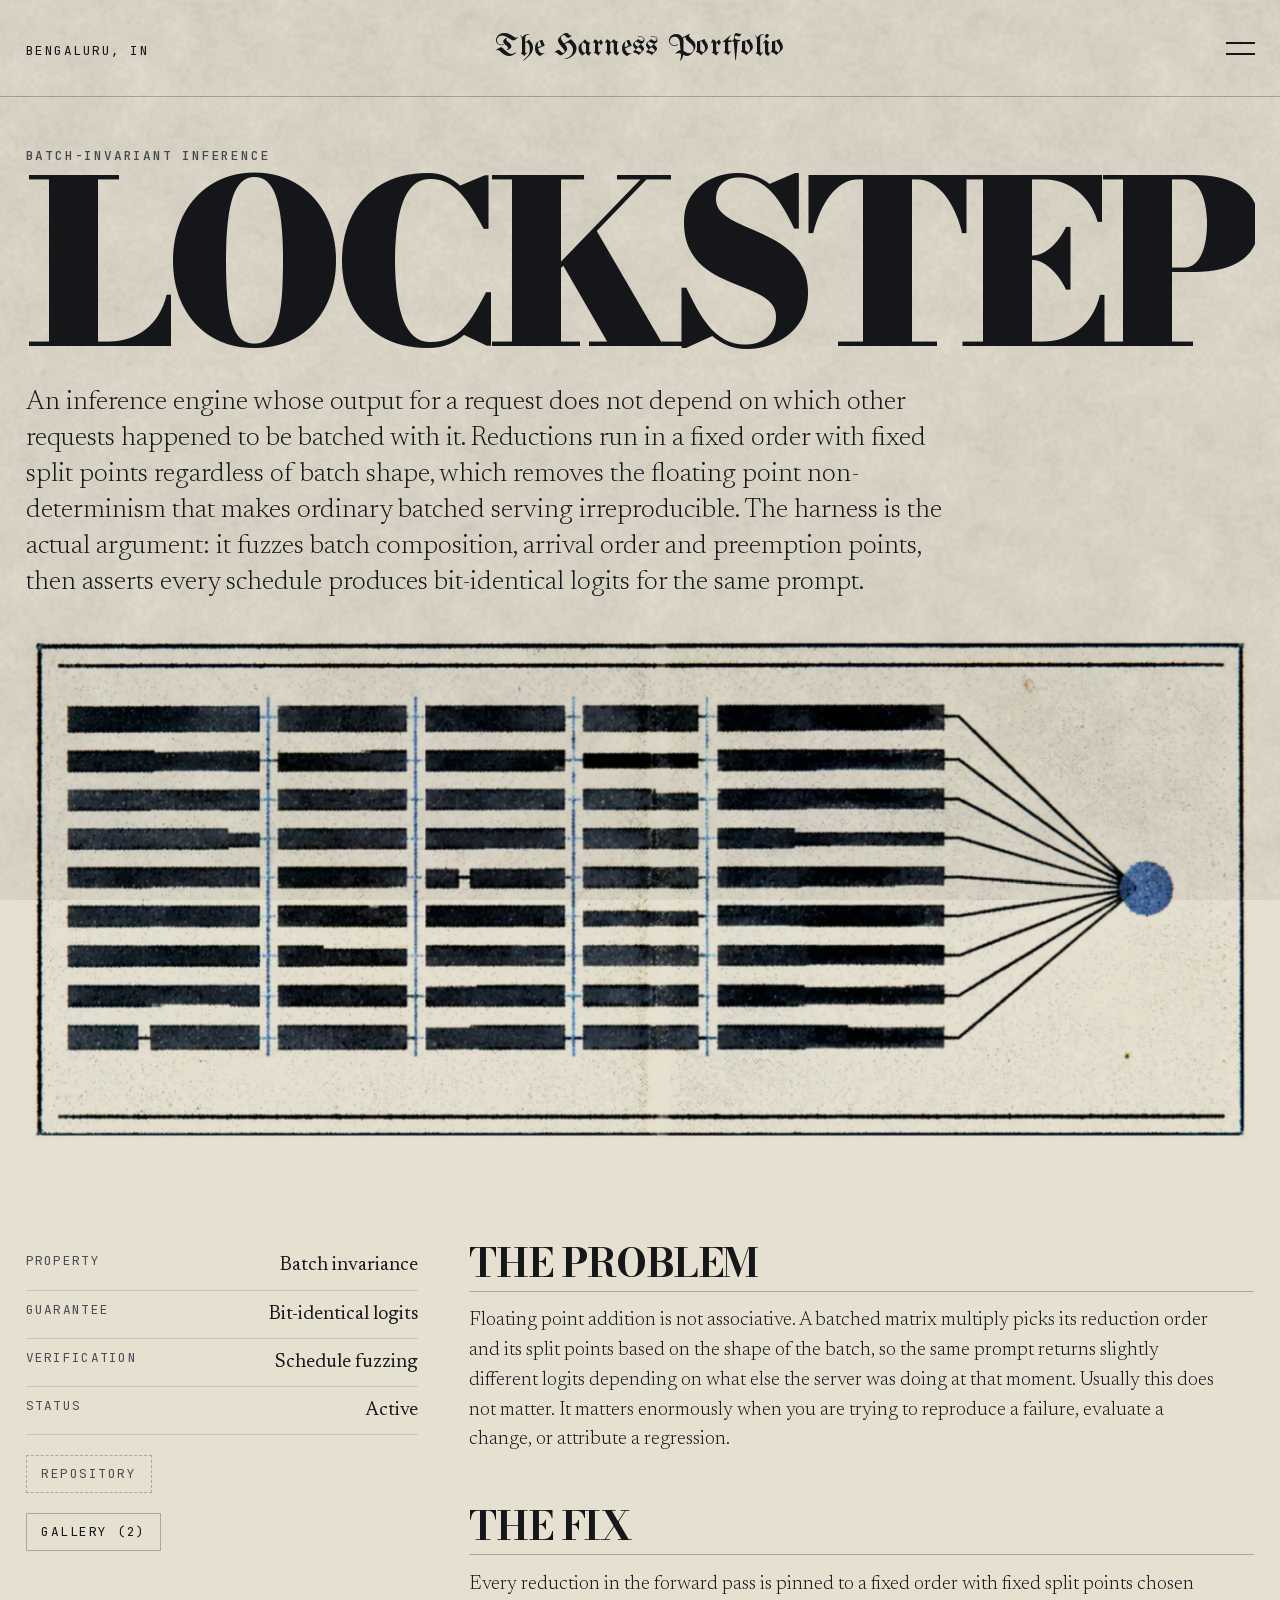
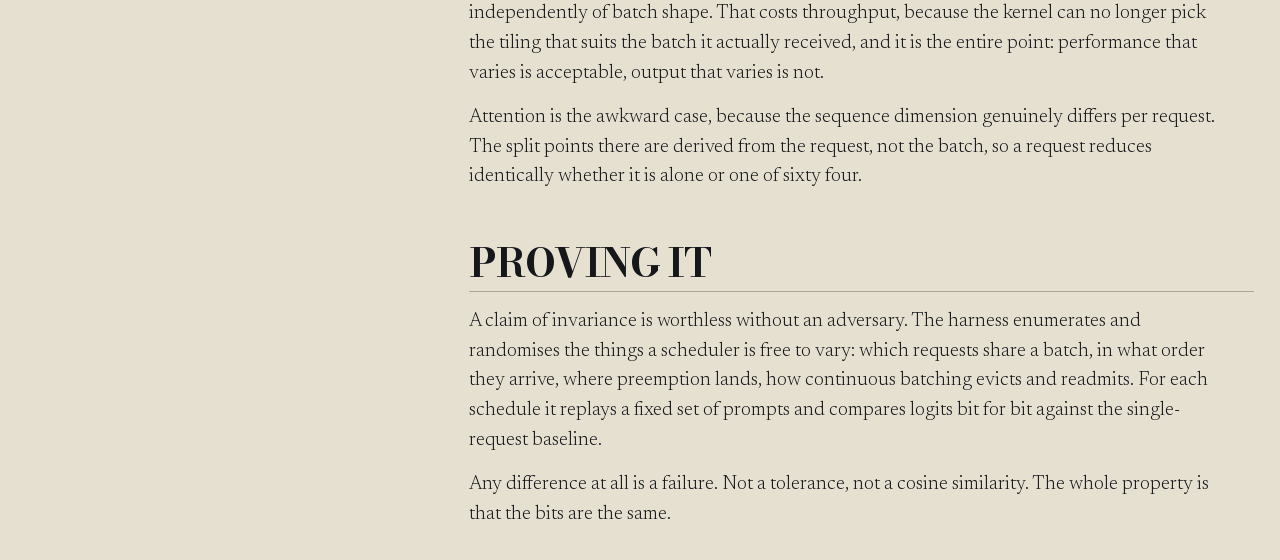
<file: work/lockstep/index.html>
<!DOCTYPE html><html lang="en" class="bodoni_moda_fea9800b-module___t9ytG__variable bodoni_moda_49b920f5-module__96ow4W__variable newsreader_19a76705-module__pe3p8a__variable jetbrains_mono_57140618-module__JEK3ua__variable unifrakturmaguntia_de403196-module__SjCS9q__variable"><head><meta charSet="utf-8"/><meta name="viewport" content="width=device-width, initial-scale=1"/><link rel="preload" href="/_next/static/media/40a3cd74afdfe30c-s.p.1dczacay52j98.woff2" as="font" crossorigin="" type="font/woff2"/><link rel="preload" href="/_next/static/media/52b5d5098cb87ddd-s.p.3r2y_bth_sjsm.woff2" as="font" crossorigin="" type="font/woff2"/><link rel="preload" href="/_next/static/media/5f402bd2d8eef81a-s.p.40bho2kviej2o.woff2" as="font" crossorigin="" type="font/woff2"/><link rel="preload" href="/_next/static/media/e2d642b99055ff6f-s.p.3d_jy-oqcno8c.woff2" as="font" crossorigin="" type="font/woff2"/><link rel="preload" as="image" imageSrcSet="/placeholders/project-lockstep-hero-w400.webp 400w, /placeholders/project-lockstep-hero-w640.webp 640w, /placeholders/project-lockstep-hero-w900.webp 900w, /placeholders/project-lockstep-hero-w1280.webp 1280w, /placeholders/project-lockstep-hero.webp 1594w" imageSizes="92vw" fetchPriority="high"/><link rel="stylesheet" href="/_next/static/chunks/31duy3jhut_j_.css" data-precedence="next"/><link rel="preload" as="script" fetchPriority="low" href="/_next/static/chunks/310vm2bl3xxpt.js"/><script src="/_next/static/chunks/19mx3mg6lkumu.js" async=""></script><script src="/_next/static/chunks/1mh6a-0e61pyc.js" async=""></script><script src="/_next/static/chunks/344n2zhqbh4pn.js" async=""></script><script src="/_next/static/chunks/turbopack-0td869ukh0v94.js" async=""></script><script src="/_next/static/chunks/3fntmmi971322.js" async=""></script><script src="/_next/static/chunks/0g-u_hslfzjsd.js" async=""></script><script src="/_next/static/chunks/2mxr7h33t2ush.js" async=""></script><script src="/_next/static/chunks/0tstnbvp42gvg.js" async=""></script><meta name="theme-color" content="#e6e0d1"/><title>Lockstep · Utkarsh Bahuguna</title><meta name="description" content="The same request returns the same tokens, whatever else happened to be batched with it."/><meta name="author" content="Utkarsh Bahuguna"/><meta property="og:title" content="Lockstep"/><meta property="og:description" content="The same request returns the same tokens, whatever else happened to be batched with it."/><meta property="og:image" content="https://utkarshbahuguna.me/placeholders/project-lockstep-hero.webp"/><meta property="og:image:width" content="1568"/><meta property="og:image:height" content="640"/><meta property="og:image:alt" content="Printed plate for Lockstep: five columns of heavy bars whose rows converge along fine lines into a single dot."/><meta name="twitter:card" content="summary_large_image"/><meta name="twitter:title" content="Utkarsh Bahuguna · Bengaluru, IN"/><meta name="twitter:description" content="I build systems, then write the harnesses that try to break them."/><meta name="twitter:image" content="https://utkarshbahuguna.me/placeholders/og-cover.png"/><link rel="icon" href="/icon.svg?icon.3ii0vima6olii.svg" sizes="any" type="image/svg+xml"/><meta name="next-size-adjust" content=""/><script>(function(){var d=document.documentElement;d.dataset.js='';var INTRO=true;var reduce=matchMedia('(prefers-reduced-motion: reduce)').matches;d.dataset.motion=reduce?'reduce':'full';try{if(INTRO&&!reduce){d.style.setProperty('--intro-duration','2200ms');d.style.setProperty('--intro-delay','0ms');d.dataset.intro='';d.classList.add('is-scroll-locked');setTimeout(function(){d.removeAttribute('data-intro');d.classList.remove('is-scroll-locked');},2260);}}catch(e){}})();</script><script src="/_next/static/chunks/0cz1d0mv5g_q7.js" noModule=""></script></head><body><div hidden=""><!--$--><!--/$--></div><a class="skip-link" href="#main">Skip to content</a><div class="material-grain" aria-hidden="true" style="background-image:url(/paper.png)"></div><div class="curtain" aria-hidden="true"><svg class="curtain__tear" viewBox="0 0 880 1600" preserveAspectRatio="none" focusable="false"><path d="M202 0L203 3L207 6L211 9L217 12L232 15L252 18L267 21L272 24L270 27L266 30L265 33L264 36L262 39L260 42L258 45L260 48L264 51L266 54L263 57L254 60L244 63L240 66L245 69L254 72L259 75L255 78L245 81L235 84L225 87L217 90L212 93L209 96L208 99L202 102L194 105L189 108L196 111L217 114L243 117L265 120L278 123L284 126L288 129L294 132L303 135L312 138L319 141L321 144L315 147L304 150L297 153L299 156L307 159L315 162L322 165L331 168L346 171L360 174L368 177L370 180L369 183L371 186L374 189L372 192L370 195L371 198L380 201L394 204L408 207L415 210L424 213L434 216L443 219L448 222L445 225L442 228L442 231L449 234L457 237L464 240L466 243L467 246L467 249L466 252L466 255L463 258L460 261L459 264L457 267L452 270L449 273L447 276L451 279L457 282L458 285L449 288L432 291L415 294L404 297L399 300L396 303L396 306L397 309L400 312L405 315L409 318L410 321L409 324L408 327L409 330L414 333L423 336L431 339L434 342L429 345L421 348L416 351L418 354L426 357L435 360L439 363L441 366L445 369L448 372L449 375L445 378L440 381L435 384L433 387L428 390L423 393L420 396L421 399L424 402L427 405L427 408L429 411L431 414L432 417L429 420L419 423L407 426L401 429L404 432L411 435L418 438L418 441L410 444L401 447L397 450L401 453L408 456L414 459L420 462L430 465L443 468L454 471L456 474L456 477L455 480L454 483L448 486L437 489L425 492L417 495L414 498L413 501L412 504L409 507L406 510L403 513L398 516L392 519L386 522L379 525L372 528L358 531L340 534L324 537L316 540L310 543L305 546L304 549L307 552L311 555L316 558L323 561L336 564L353 567L369 570L375 573L370 576L359 579L349 582L346 585L347 588L348 591L345 594L343 597L346 600L349 603L347 606L338 609L329 612L324 615L325 618L329 621L334 624L339 627L345 630L354 633L362 636L366 639L366 642L364 645L361 648L357 651L349 654L340 657L331 660L322 663L310 666L300 669L294 672L295 675L300 678L305 681L304 684L299 687L293 690L291 693L292 696L294 699L296 702L298 705L307 708L320 711L330 714L330 717L323 720L316 723L317 726L329 729L345 732L360 735L369 738L369 741L365 744L361 747L362 750L365 753L368 756L366 759L364 762L364 765L364 768L360 771L354 774L350 777L347 780L348 783L351 786L354 789L355 792L354 795L354 798L354 801L353 804L350 807L348 810L346 813L345 816L337 819L328 822L326 825L333 828L346 831L359 834L363 837L359 840L351 843L347 846L351 849L362 852L374 855L380 858L378 861L374 864L370 867L369 870L365 873L359 876L356 879L358 882L367 885L379 888L386 891L388 894L390 897L391 900L395 903L400 906L405 909L407 912L406 915L401 918L394 921L387 924L377 927L361 930L346 933L337 936L333 939L330 942L326 945L323 948L329 951L336 954L337 957L332 960L327 963L322 966L317 969L312 972L307 975L304 978L298 981L284 984L270 987L263 990L266 993L274 996L281 999L283 1002L279 1005L274 1008L271 1011L277 1014L290 1017L305 1020L317 1023L327 1026L340 1029L353 1032L366 1035L368 1038L365 1041L366 1044L377 1047L388 1050L397 1053L404 1056L414 1059L428 1062L439 1065L444 1068L448 1071L453 1074L457 1077L457 1080L454 1083L451 1086L452 1089L453 1092L453 1095L453 1098L456 1101L465 1104L475 1107L482 1110L483 1113L477 1116L470 1119L465 1122L466 1125L470 1128L474 1131L473 1134L469 1137L465 1140L460 1143L459 1146L464 1149L469 1152L470 1155L468 1158L466 1161L466 1164L466 1167L468 1170L471 1173L473 1176L472 1179L460 1182L446 1185L439 1188L439 1191L439 1194L439 1197L438 1200L443 1203L451 1206L457 1209L457 1212L455 1215L453 1218L453 1221L449 1224L438 1227L426 1230L419 1233L418 1236L420 1239L418 1242L409 1245L393 1248L377 1251L368 1254L369 1257L375 1260L382 1263L386 1266L389 1269L392 1272L395 1275L399 1278L401 1281L403 1284L405 1287L407 1290L407 1293L406 1296L405 1299L402 1302L398 1305L394 1308L394 1311L396 1314L399 1317L401 1320L401 1323L404 1326L407 1329L409 1332L406 1335L402 1338L400 1341L404 1344L413 1347L423 1350L428 1353L426 1356L419 1359L413 1362L413 1365L423 1368L437 1371L448 1374L454 1377L462 1380L471 1383L476 1386L476 1389L472 1392L467 1395L464 1398L459 1401L452 1404L446 1407L438 1410L426 1413L412 1416L404 1419L403 1422L407 1425L411 1428L412 1431L417 1434L424 1437L427 1440L423 1443L418 1446L414 1449L409 1452L404 1455L398 1458L394 1461L393 1464L388 1467L380 1470L377 1473L382 1476L389 1479L396 1482L402 1485L412 1488L428 1491L442 1494L445 1497L442 1500L439 1503L438 1506L439 1509L436 1512L433 1515L433 1518L441 1521L455 1524L467 1527L469 1530L460 1533L446 1536L432 1539L423 1542L411 1545L398 1548L388 1551L382 1554L381 1557L381 1560L379 1563L380 1566L383 1569L390 1572L399 1575L408 1578L417 1581L428 1584L437 1587L444 1590L449 1593L453 1596L453 1600L591 1600L589 1596L584 1593L577 1590L569 1587L558 1584L546 1581L537 1578L528 1575L521 1572L517 1569L517 1566L521 1563L525 1560L527 1557L528 1554L531 1551L537 1548L546 1545L555 1542L564 1539L578 1536L593 1533L602 1530L600 1527L588 1524L575 1521L568 1518L571 1515L578 1512L585 1509L588 1506L593 1503L598 1500L603 1497L601 1494L590 1491L576 1488L569 1485L568 1482L568 1479L570 1476L575 1473L589 1470L606 1467L619 1464L625 1461L632 1458L638 1455L642 1452L646 1449L652 1446L660 1443L668 1440L670 1437L669 1434L668 1431L670 1428L666 1425L662 1422L660 1419L666 1416L676 1413L686 1410L691 1407L696 1404L703 1401L708 1398L713 1395L719 1392L722 1389L720 1386L711 1383L697 1380L683 1377L672 1374L656 1371L640 1368L630 1365L632 1362L641 1359L651 1356L656 1353L653 1350L644 1347L634 1344L630 1341L631 1338L635 1335L638 1332L637 1329L633 1326L627 1323L623 1320L619 1317L613 1314L610 1311L612 1308L620 1305L629 1302L637 1299L641 1296L644 1293L644 1290L641 1287L638 1284L634 1281L630 1278L625 1275L620 1272L614 1269L608 1266L601 1263L591 1260L582 1257L579 1254L585 1251L597 1248L610 1245L616 1242L615 1239L611 1236L609 1233L617 1230L630 1227L642 1224L648 1221L650 1218L651 1215L651 1212L649 1209L640 1206L630 1203L623 1200L622 1197L622 1194L620 1191L619 1188L624 1185L636 1182L647 1179L648 1176L647 1173L646 1170L646 1167L647 1164L648 1161L648 1158L648 1155L643 1152L634 1149L625 1146L621 1143L622 1140L623 1137L623 1134L619 1131L610 1128L601 1125L596 1122L598 1119L604 1116L609 1113L608 1110L599 1107L588 1104L578 1101L574 1098L573 1095L574 1092L573 1089L573 1086L577 1083L579 1080L578 1077L573 1074L567 1071L563 1068L559 1065L549 1062L539 1059L534 1056L533 1053L529 1050L522 1047L513 1044L513 1041L517 1038L516 1035L505 1032L492 1029L480 1026L471 1023L458 1020L442 1017L428 1014L424 1011L427 1008L435 1005L440 1002L439 999L433 996L426 993L425 990L435 987L454 984L476 981L490 978L501 975L513 972L522 969L529 966L535 963L540 960L545 957L544 954L537 951L530 948L530 945L529 942L526 939L523 936L526 933L536 930L549 927L558 924L565 921L572 918L575 915L572 912L563 909L550 906L536 903L525 900L516 897L510 894L504 891L495 888L483 885L474 882L473 879L479 876L486 873L491 870L494 867L500 864L507 861L512 858L509 855L500 852L490 849L485 846L490 843L497 840L502 837L500 834L493 831L485 828L482 825L489 822L500 819L506 816L504 813L502 810L500 807L498 804L495 801L490 798L484 795L477 792L467 789L455 786L443 783L435 780L433 777L436 774L440 771L444 768L444 765L442 762L441 759L438 756L430 753L422 750L416 747L415 744L416 741L414 738L405 735L390 732L374 729L362 726L361 723L368 720L375 717L375 714L365 711L352 708L343 705L341 702L339 699L337 696L336 693L338 690L344 687L349 684L350 681L345 678L340 675L339 672L345 669L356 666L371 663L383 660L393 657L404 654L414 651L422 648L430 645L440 642L448 639L453 636L453 633L452 630L451 627L449 624L446 621L442 618L440 615L444 612L453 609L462 606L463 603L457 600L450 597L449 594L449 591L448 588L450 585L457 582L473 579L490 576L500 573L494 570L477 567L456 564L438 561L427 558L418 555L412 552L408 549L409 546L414 543L420 540L428 537L442 534L458 531L470 528L477 525L483 522L488 519L493 516L494 513L492 510L488 507L484 504L477 501L471 498L469 495L473 492L482 489L493 486L499 483L500 480L501 477L501 474L499 471L488 468L475 465L465 462L459 459L453 456L446 453L442 450L446 447L455 444L463 441L463 438L456 435L449 432L446 429L452 426L467 423L479 420L482 417L481 414L478 411L476 408L475 405L472 402L470 399L471 396L476 393L485 390L494 387L500 384L508 381L517 378L523 375L525 372L523 369L522 366L522 363L521 360L515 357L510 354L510 351L517 348L527 345L533 342L532 339L523 336L512 333L505 330L503 327L502 324L503 321L504 318L504 315L504 312L504 309L505 306L505 303L507 300L511 297L522 294L540 291L557 288L566 285L564 282L555 279L547 276L546 273L547 270L553 267L559 264L569 261L582 258L596 255L607 252L616 249L623 246L628 243L630 240L628 237L624 234L621 231L626 228L634 225L638 222L635 219L626 216L616 213L609 210L604 207L595 204L586 201L582 198L585 195L591 192L593 189L588 186L585 183L582 180L577 177L567 174L551 171L535 168L527 165L522 162L514 159L508 156L506 153L513 150L523 147L529 144L526 141L519 138L511 135L503 132L497 129L493 126L487 123L475 120L453 117L428 114L409 111L403 108L408 105L416 102L423 99L426 96L432 93L441 90L455 87L472 84L488 81L502 78L508 75L505 72L497 69L493 66L498 63L508 60L518 57L521 54L518 51L514 48L511 45L511 42L512 39L513 36L513 33L515 30L518 27L520 24L515 21L498 18L476 15L458 12L448 9L441 6L435 3L433 0Z" fill="var(--curtain-fibre)"></path><path d="M282 0L284 3L287 6L291 9L297 12L311 15L329 18L342 21L344 24L339 27L332 30L327 33L324 36L319 39L314 42L310 45L310 48L312 51L312 54L308 57L298 60L287 63L283 66L288 69L298 72L303 75L300 78L290 81L280 84L270 87L262 90L257 93L255 96L254 99L249 102L242 105L239 108L246 111L267 114L294 117L316 120L329 123L335 126L340 129L346 132L355 135L364 138L372 141L376 144L371 147L362 150L356 153L359 156L367 159L377 162L384 165L394 168L411 171L427 174L436 177L439 180L440 183L443 186L447 189L445 192L441 195L440 198L447 201L458 204L469 207L475 210L482 213L491 216L498 219L501 222L497 225L491 228L489 231L493 234L500 237L504 240L505 243L504 246L502 249L499 252L496 255L491 258L486 261L484 264L481 267L477 270L475 273L475 276L481 279L489 282L491 285L483 288L468 291L451 294L441 297L437 300L435 303L436 306L436 309L439 312L442 315L444 318L444 321L442 324L440 327L440 330L444 333L452 336L459 339L459 342L451 345L441 348L434 351L433 354L439 357L446 360L448 363L449 366L451 369L454 372L454 375L450 378L444 381L439 384L437 387L432 390L426 393L423 396L424 399L427 402L430 405L430 408L432 411L434 414L435 417L432 420L422 423L410 426L404 429L407 432L414 435L420 438L421 441L413 444L404 447L400 450L404 453L410 456L417 459L422 462L432 465L445 468L455 471L457 474L457 477L457 480L455 483L449 486L438 489L426 492L418 495L415 498L414 501L413 504L410 507L407 510L404 513L399 516L393 519L387 522L380 525L373 528L359 531L341 534L325 537L317 540L311 543L306 546L305 549L308 552L312 555L317 558L324 561L337 564L354 567L370 570L377 573L372 576L361 579L352 582L349 585L351 588L352 591L350 594L349 597L353 600L357 603L355 606L348 609L339 612L335 615L337 618L341 621L347 624L351 627L357 630L365 633L373 636L376 639L376 642L373 645L371 648L367 651L360 654L351 657L343 660L334 663L323 666L313 669L308 672L309 675L315 678L320 681L320 684L315 687L310 690L308 693L309 696L311 699L312 702L314 705L323 708L335 711L344 714L343 717L336 720L328 723L329 726L340 729L355 732L370 735L378 738L378 741L374 744L371 747L372 750L376 753L379 756L378 759L377 762L377 765L376 768L372 771L366 774L362 777L359 780L360 783L364 786L367 789L368 792L368 795L368 798L367 801L366 804L363 807L360 810L359 813L358 816L350 819L341 822L339 825L347 828L362 831L375 834L381 837L379 840L374 843L372 846L378 849L392 852L406 855L413 858L413 861L410 864L408 867L407 870L404 873L399 876L395 879L397 882L406 885L418 888L425 891L428 894L430 897L433 900L437 903L444 906L449 909L452 912L450 915L444 918L435 921L427 924L415 927L399 930L383 933L375 936L371 939L368 942L365 945L363 948L369 951L377 954L378 957L373 960L369 963L364 966L359 969L353 972L348 975L343 978L336 981L321 984L306 987L299 990L302 993L310 996L317 999L319 1002L315 1005L309 1008L307 1011L312 1014L325 1017L341 1020L353 1023L363 1026L376 1029L390 1032L402 1035L405 1038L402 1041L403 1044L414 1047L424 1050L433 1053L439 1056L447 1059L460 1062L471 1065L476 1068L480 1071L485 1074L489 1077L490 1080L487 1083L485 1086L485 1089L486 1092L486 1095L486 1098L490 1101L499 1104L510 1107L517 1110L519 1113L513 1116L506 1119L502 1122L504 1125L510 1128L516 1131L516 1134L513 1137L508 1140L504 1143L502 1146L506 1149L509 1152L508 1155L502 1158L498 1161L494 1164L490 1167L488 1170L487 1173L486 1176L482 1179L467 1182L451 1185L442 1188L440 1191L439 1194L439 1197L439 1200L444 1203L453 1206L459 1209L460 1212L459 1215L459 1218L460 1221L457 1224L448 1227L437 1230L431 1233L432 1236L435 1239L435 1242L427 1245L412 1248L397 1251L390 1254L391 1257L398 1260L405 1263L410 1266L415 1269L420 1272L425 1275L431 1278L437 1281L442 1284L448 1287L452 1290L455 1293L458 1296L459 1299L458 1302L455 1305L452 1308L453 1311L458 1314L463 1317L466 1320L468 1323L471 1326L475 1329L477 1332L475 1335L471 1338L470 1341L475 1344L484 1347L495 1350L500 1353L498 1356L491 1359L484 1362L484 1365L494 1368L509 1371L523 1374L531 1377L541 1380L552 1383L558 1386L559 1389L554 1392L546 1395L540 1398L531 1401L521 1404L510 1407L499 1410L482 1413L464 1416L450 1419L445 1422L443 1425L442 1428L439 1431L439 1434L442 1437L442 1440L436 1443L430 1446L424 1449L420 1452L416 1455L412 1458L409 1461L410 1464L406 1467L401 1470L399 1473L405 1476L414 1479L422 1482L429 1485L441 1488L459 1491L474 1494L479 1497L477 1500L475 1503L474 1506L474 1509L471 1512L466 1515L465 1518L472 1521L485 1524L496 1527L497 1530L486 1533L470 1536L455 1539L444 1542L431 1545L417 1548L405 1551L398 1554L395 1557L393 1560L391 1563L390 1566L392 1569L398 1572L407 1575L416 1578L426 1581L437 1584L448 1587L455 1590L461 1593L467 1596L469 1600L477 1600L470 1596L462 1593L455 1590L448 1587L437 1584L426 1581L416 1578L407 1575L399 1572L398 1569L402 1566L409 1563L418 1560L426 1557L432 1554L441 1551L451 1548L462 1545L472 1542L479 1539L491 1536L503 1533L510 1530L505 1527L492 1524L477 1521L470 1518L472 1515L479 1512L486 1509L489 1506L495 1503L502 1500L507 1497L506 1494L494 1491L477 1488L466 1485L458 1482L450 1479L442 1476L436 1473L438 1470L444 1467L447 1464L446 1461L448 1458L453 1455L458 1452L463 1449L470 1446L479 1443L489 1440L492 1437L492 1434L494 1431L499 1428L500 1425L498 1422L498 1419L504 1416L513 1413L521 1410L524 1407L526 1404L531 1401L540 1398L546 1395L554 1392L559 1389L565 1386L567 1383L565 1380L563 1377L562 1374L554 1371L544 1368L536 1365L536 1362L540 1359L543 1356L539 1353L526 1350L508 1347L491 1344L479 1341L475 1338L475 1335L477 1332L477 1329L477 1326L479 1323L482 1320L485 1317L486 1314L487 1311L491 1308L497 1305L502 1302L504 1299L503 1296L500 1293L495 1290L489 1287L482 1284L475 1281L469 1278L462 1275L455 1272L449 1269L443 1266L435 1263L425 1260L415 1257L410 1254L415 1251L427 1248L439 1245L446 1242L446 1239L444 1236L445 1233L454 1230L469 1227L483 1224L490 1221L493 1218L496 1215L499 1212L498 1209L490 1206L479 1203L469 1200L465 1197L461 1194L457 1191L455 1188L460 1185L473 1182L486 1179L491 1176L495 1173L500 1170L508 1167L517 1164L528 1161L539 1158L550 1155L554 1152L552 1149L548 1146L545 1143L543 1140L540 1137L533 1134L524 1131L510 1128L504 1125L502 1122L506 1119L513 1116L519 1113L517 1110L510 1107L499 1104L490 1101L486 1098L486 1095L488 1092L488 1089L489 1086L492 1083L496 1080L499 1077L498 1074L497 1071L497 1068L496 1065L489 1062L481 1059L475 1056L471 1053L464 1050L455 1047L445 1044L443 1041L446 1038L444 1035L432 1032L418 1029L405 1026L395 1023L383 1020L366 1017L352 1014L346 1011L348 1008L353 1005L357 1002L354 999L347 996L339 993L336 990L341 987L354 984L366 981L369 978L369 975L369 972L369 969L370 966L372 963L376 960L379 957L377 954L369 951L363 948L365 945L368 942L371 939L375 936L383 933L399 930L415 927L427 924L435 921L444 918L457 915L465 912L467 909L465 906L461 903L457 900L452 897L448 894L443 891L434 888L420 885L408 882L404 879L406 876L409 873L411 870L411 867L415 864L420 861L422 858L418 855L407 852L397 849L393 846L398 843L404 840L407 837L402 834L390 831L378 828L373 825L378 822L389 819L398 816L400 813L402 810L404 807L405 804L403 801L400 798L395 795L390 792L384 789L377 786L370 783L366 780L367 777L371 774L377 771L381 768L381 765L380 762L382 759L382 756L378 753L374 750L372 747L375 744L379 741L379 738L370 735L355 732L340 729L329 726L328 723L336 720L343 717L344 714L335 711L323 708L314 705L312 702L311 699L312 696L312 693L316 690L323 687L329 684L329 681L324 678L317 675L313 672L316 669L324 666L334 663L343 660L351 657L360 654L367 651L371 648L373 645L376 642L376 639L373 636L365 633L357 630L351 627L347 624L341 621L337 618L335 615L339 612L348 609L355 606L357 603L353 600L350 597L351 594L353 591L352 588L350 585L352 582L361 579L372 576L377 573L370 570L354 567L337 564L324 561L317 558L312 555L308 552L305 549L306 546L311 543L317 540L325 537L341 534L359 531L373 528L380 525L387 522L394 519L404 516L412 513L418 510L422 507L427 504L428 501L428 498L430 495L438 492L449 489L460 486L467 483L469 480L470 477L471 474L469 471L459 468L446 465L437 462L430 459L423 456L416 453L411 450L414 447L422 444L429 441L429 438L422 435L415 432L412 429L418 426L431 423L442 420L445 417L444 414L442 411L440 408L440 405L437 402L434 399L432 396L434 393L439 390L442 387L442 384L445 381L450 378L454 375L454 372L451 369L449 366L448 363L446 360L439 357L433 354L434 351L441 348L451 345L459 342L459 339L452 336L444 333L440 330L440 327L442 324L445 321L446 318L445 315L442 312L440 309L440 306L440 303L443 300L449 297L461 294L479 291L496 288L505 285L503 282L496 279L489 276L489 273L492 270L498 267L502 264L508 261L517 258L525 255L532 252L537 249L540 246L539 243L533 240L521 237L506 234L493 231L491 228L497 225L501 222L498 219L491 216L482 213L475 210L469 207L458 204L452 201L455 198L465 195L477 192L484 189L481 186L479 183L480 180L480 177L475 174L463 171L452 168L446 165L444 162L437 159L431 156L427 153L428 150L430 147L425 144L410 141L391 138L372 135L353 132L340 129L335 126L329 123L316 120L294 117L272 114L258 111L257 108L267 105L281 102L290 99L295 96L299 93L305 90L314 87L326 84L338 81L348 78L353 75L348 72L340 69L335 66L340 63L349 60L355 57L353 54L344 51L332 48L323 45L317 42L319 39L324 36L327 33L332 30L339 27L344 24L345 21L343 18L337 15L334 12L338 9L341 6L343 3L343 0Z" fill="var(--curtain-fleck)"></path><path class="curtain__lift" d="M0 0L202 0L203 3L207 6L211 9L217 12L232 15L252 18L267 21L272 24L270 27L266 30L265 33L264 36L262 39L260 42L258 45L260 48L264 51L266 54L263 57L254 60L244 63L240 66L245 69L254 72L259 75L255 78L245 81L235 84L225 87L217 90L212 93L209 96L208 99L202 102L194 105L189 108L196 111L217 114L243 117L265 120L278 123L284 126L288 129L294 132L303 135L312 138L319 141L321 144L315 147L304 150L297 153L299 156L307 159L315 162L322 165L331 168L346 171L360 174L368 177L370 180L369 183L371 186L374 189L372 192L370 195L371 198L380 201L394 204L408 207L415 210L424 213L434 216L443 219L448 222L445 225L442 228L442 231L449 234L457 237L464 240L466 243L467 246L467 249L466 252L466 255L463 258L460 261L459 264L457 267L452 270L449 273L447 276L451 279L457 282L458 285L449 288L432 291L415 294L404 297L399 300L396 303L396 306L397 309L400 312L405 315L409 318L410 321L409 324L408 327L409 330L414 333L423 336L431 339L434 342L429 345L421 348L416 351L418 354L426 357L435 360L439 363L441 366L445 369L448 372L449 375L445 378L440 381L435 384L433 387L428 390L423 393L420 396L421 399L424 402L427 405L427 408L429 411L431 414L432 417L429 420L419 423L407 426L401 429L404 432L411 435L418 438L418 441L410 444L401 447L397 450L401 453L408 456L414 459L420 462L430 465L443 468L454 471L456 474L456 477L455 480L454 483L448 486L437 489L425 492L417 495L414 498L413 501L412 504L409 507L406 510L403 513L398 516L392 519L386 522L379 525L372 528L358 531L340 534L324 537L316 540L310 543L305 546L304 549L307 552L311 555L316 558L323 561L336 564L353 567L369 570L375 573L370 576L359 579L349 582L346 585L347 588L348 591L345 594L343 597L346 600L349 603L347 606L338 609L329 612L324 615L325 618L329 621L334 624L339 627L345 630L354 633L362 636L366 639L366 642L364 645L361 648L357 651L349 654L340 657L331 660L322 663L310 666L300 669L294 672L295 675L300 678L305 681L304 684L299 687L293 690L291 693L292 696L294 699L296 702L298 705L307 708L320 711L330 714L330 717L323 720L316 723L317 726L329 729L345 732L360 735L369 738L369 741L365 744L361 747L362 750L365 753L368 756L366 759L364 762L364 765L364 768L360 771L354 774L350 777L347 780L348 783L351 786L354 789L355 792L354 795L354 798L354 801L353 804L350 807L348 810L346 813L345 816L337 819L328 822L326 825L333 828L346 831L359 834L363 837L359 840L351 843L347 846L351 849L362 852L374 855L380 858L378 861L374 864L370 867L369 870L365 873L359 876L356 879L358 882L367 885L379 888L386 891L388 894L390 897L391 900L395 903L400 906L405 909L407 912L406 915L401 918L394 921L387 924L377 927L361 930L346 933L337 936L333 939L330 942L326 945L323 948L329 951L336 954L337 957L332 960L327 963L322 966L317 969L312 972L307 975L304 978L298 981L284 984L270 987L263 990L266 993L274 996L281 999L283 1002L279 1005L274 1008L271 1011L277 1014L290 1017L305 1020L317 1023L327 1026L340 1029L353 1032L366 1035L368 1038L365 1041L366 1044L377 1047L388 1050L397 1053L404 1056L414 1059L428 1062L439 1065L444 1068L448 1071L453 1074L457 1077L457 1080L454 1083L451 1086L452 1089L453 1092L453 1095L453 1098L456 1101L465 1104L475 1107L482 1110L483 1113L477 1116L470 1119L465 1122L466 1125L470 1128L474 1131L473 1134L469 1137L465 1140L460 1143L459 1146L464 1149L469 1152L470 1155L468 1158L466 1161L466 1164L466 1167L468 1170L471 1173L473 1176L472 1179L460 1182L446 1185L439 1188L439 1191L439 1194L439 1197L438 1200L443 1203L451 1206L457 1209L457 1212L455 1215L453 1218L453 1221L449 1224L438 1227L426 1230L419 1233L418 1236L420 1239L418 1242L409 1245L393 1248L377 1251L368 1254L369 1257L375 1260L382 1263L386 1266L389 1269L392 1272L395 1275L399 1278L401 1281L403 1284L405 1287L407 1290L407 1293L406 1296L405 1299L402 1302L398 1305L394 1308L394 1311L396 1314L399 1317L401 1320L401 1323L404 1326L407 1329L409 1332L406 1335L402 1338L400 1341L404 1344L413 1347L423 1350L428 1353L426 1356L419 1359L413 1362L413 1365L423 1368L437 1371L448 1374L454 1377L462 1380L471 1383L476 1386L476 1389L472 1392L467 1395L464 1398L459 1401L452 1404L446 1407L438 1410L426 1413L412 1416L404 1419L403 1422L407 1425L411 1428L412 1431L417 1434L424 1437L427 1440L423 1443L418 1446L414 1449L409 1452L404 1455L398 1458L394 1461L393 1464L388 1467L380 1470L377 1473L382 1476L389 1479L396 1482L402 1485L412 1488L428 1491L442 1494L445 1497L442 1500L439 1503L438 1506L439 1509L436 1512L433 1515L433 1518L441 1521L455 1524L467 1527L469 1530L460 1533L446 1536L432 1539L423 1542L411 1545L398 1548L388 1551L382 1554L381 1557L381 1560L379 1563L380 1566L383 1569L390 1572L399 1575L408 1578L417 1581L428 1584L437 1587L444 1590L449 1593L453 1596L453 1600L0 1600Z" fill="var(--curtain-color)" stroke="var(--curtain-shadow)"></path></svg></div><div class="intro-backdrop" aria-hidden="true"></div><div class="shell"><header class="nav"><div class="nav-inner"><div class="nav-row"><div class="nav-block nav-block--l"><button type="button" class="n-text" aria-pressed="false">Bengaluru, IN<span class="sr-only">. Toggles paper mode, which desaturates every image on the page.</span></button></div><a class="nav-head" href="/">The Harness Portfolio</a><div class="nav-block nav-block--r"><button type="button" class="nav-link" aria-expanded="false" aria-controls="site-menu"><span class="nav-lines" aria-hidden="true"><span class="nav-line up"></span><span class="nav-line bottom"></span></span><span class="sr-only">Open menu</span></button></div></div></div><div id="site-menu" class="menu" hidden="" data-open="false" role="dialog" aria-modal="true" aria-label="Site menu"><nav class="menu-w" aria-label="Primary"><a class="menu-link" href="/"><span class="mask"><span class="menu-title t-display">Index</span></span><span class="m-active" data-current="false" aria-hidden="true"></span></a><a class="menu-link" aria-current="page" href="/work/"><span class="mask"><span class="menu-title t-display">Work</span></span><span class="m-active" data-current="true" aria-hidden="true"></span></a><a class="menu-link" href="/research/"><span class="mask"><span class="menu-title t-display">Research</span></span><span class="m-active" data-current="false" aria-hidden="true"></span></a></nav><ul class="menu-socials f-block"><li><a class="f-li" href="https://github.com/u7k4rs6" target="_blank" rel="noopener noreferrer">GitHub</a></li><li><span class="f-li-dot" aria-hidden="true"></span><a class="f-li" href="https://linkedin.com/in/utkarshbahuguna666" target="_blank" rel="noopener noreferrer">LinkedIn</a></li><li><span class="f-li-dot" aria-hidden="true"></span><a class="f-li" href="https://scholar.google.com/citations?user=0ZYBsyoAAAAJ" target="_blank" rel="noopener noreferrer">Scholar</a></li><li><span class="f-li-dot" aria-hidden="true"></span><a class="f-li" href="https://orcid.org/0009-0004-0034-824X" target="_blank" rel="noopener noreferrer">ORCID</a></li></ul></div></header><main id="main"><article class="detail"><header class="detail__head wrap"><p class="t-eyebrow detail__kicker">Batch-invariant inference</p><h1 class="fit detail__display"><span class="mask" data-reveal="line"><span class="fit-text detail__title" data-fit-max="420" data-fit-min="14" data-fit-fill="0.998" style="--chars:8">Lockstep</span></span></h1><p class="detail__summary" data-reveal="rise">An inference engine whose output for a request does not depend on which other requests happened to be batched with it. Reductions run in a fixed order with fixed split points regardless of batch shape, which removes the floating point non-determinism that makes ordinary batched serving irreproducible. The harness is the actual argument: it fuzzes batch composition, arrival order and preemption points, then asserts every schedule produces bit-identical logits for the same prompt.</p></header><div class="detail__heroWrap"><figure class="plate detail__hero"><img src="/placeholders/project-lockstep-hero.webp" alt="Printed plate for Lockstep: five columns of heavy bars whose rows converge along fine lines into a single dot." width="1568" height="640" data-blend="multiply" srcSet="/placeholders/project-lockstep-hero-w400.webp 400w, /placeholders/project-lockstep-hero-w640.webp 640w, /placeholders/project-lockstep-hero-w900.webp 900w, /placeholders/project-lockstep-hero-w1280.webp 1280w, /placeholders/project-lockstep-hero.webp 1594w" sizes="92vw" loading="eager" fetchPriority="high" decoding="async"/></figure></div><div class="detail__body wrap"><aside class="detail__facts" aria-label="Project facts"><dl><div class="detail__fact" data-reveal="fade"><dt>Property</dt><dd>Batch invariance</dd></div><div class="detail__fact" data-reveal="fade"><dt>Guarantee</dt><dd>Bit-identical logits</dd></div><div class="detail__fact" data-reveal="fade"><dt>Verification</dt><dd>Schedule fuzzing</dd></div><div class="detail__fact" data-reveal="fade"><dt>Status</dt><dd>Active</dd></div></dl><ul class="detail__links"><li><span class="detail__linkPending">Repository<span class="sr-only">. URL not published yet.</span></span></li></ul><button type="button" class="gallery__trigger" aria-expanded="false" aria-controls="gallery-lockstep">Gallery<span aria-hidden="true"> (<!-- -->2<!-- -->)</span></button></aside><div class="detail__prose"><section class="detail__section"><h2 class="detail__heading" data-reveal="fade">The problem</h2><p class="detail__para" data-reveal="fade">Floating point addition is not associative. A batched matrix multiply picks its reduction order and its split points based on the shape of the batch, so the same prompt returns slightly different logits depending on what else the server was doing at that moment. Usually this does not matter. It matters enormously when you are trying to reproduce a failure, evaluate a change, or attribute a regression.</p></section><section class="detail__section"><h2 class="detail__heading" data-reveal="fade">The fix</h2><p class="detail__para" data-reveal="fade">Every reduction in the forward pass is pinned to a fixed order with fixed split points chosen independently of batch shape. That costs throughput, because the kernel can no longer pick the tiling that suits the batch it actually received, and it is the entire point: performance that varies is acceptable, output that varies is not.</p><p class="detail__para" data-reveal="fade">Attention is the awkward case, because the sequence dimension genuinely differs per request. The split points there are derived from the request, not the batch, so a request reduces identically whether it is alone or one of sixty four.</p></section><section class="detail__section"><h2 class="detail__heading" data-reveal="fade">Proving it</h2><p class="detail__para" data-reveal="fade">A claim of invariance is worthless without an adversary. The harness enumerates and randomises the things a scheduler is free to vary: which requests share a batch, in what order they arrive, where preemption lands, how continuous batching evicts and readmits. For each schedule it replays a fixed set of prompts and compares logits bit for bit against the single-request baseline.</p><p class="detail__para" data-reveal="fade">Any difference at all is a failure. Not a tolerance, not a cosine similarity. The whole property is that the bits are the same.</p></section></div></div><div class="detail__next wrap"><p class="t-eyebrow">Next</p><p class="detail__nextName">Tessera</p><a class="cta-ellipse" href="/work/tessera/"><span class="cta-ellipse__text">Tessera</span><span class="cta-ellipse__arrow" aria-hidden="true">→</span></a><p class="detail__back"><a href="/work/">All work</a></p></div></article><!--$--><!--/$--></main><footer class="footer"><div class="marquee"><div class="marquee__inner" style="--marquee-chars:380"><div class="marquee__copy"><span class="marquee__unit"><span class="marquee__phrase">I build the system, then the thing that proves it wrong</span><span class="marquee__slab">Build, Break, Prove</span></span><span class="marquee__unit"><span class="marquee__phrase">A bug that only appears sometimes has not been found</span><span class="marquee__slab">Same seed, same crash</span></span><span class="marquee__unit"><span class="marquee__phrase">The harness is not scaffolding, it is the deliverable</span><span class="marquee__slab">The Harness</span></span><span class="marquee__unit"><span class="marquee__phrase">Deterministic enough to hand to somebody else</span><span class="marquee__slab">Reproducible</span></span><span class="marquee__unit"><span class="marquee__phrase">Worth exactly what the adversary failed to break</span><span class="marquee__slab">Falsifiable</span></span><span class="marquee__unit"><span class="marquee__phrase">Order books, kernels, CRDTs, inference engines</span><span class="marquee__slab">Systems</span></span></div><div class="marquee__copy" aria-hidden="true"><span class="marquee__unit"><span class="marquee__phrase">I build the system, then the thing that proves it wrong</span><span class="marquee__slab">Build, Break, Prove</span></span><span class="marquee__unit"><span class="marquee__phrase">A bug that only appears sometimes has not been found</span><span class="marquee__slab">Same seed, same crash</span></span><span class="marquee__unit"><span class="marquee__phrase">The harness is not scaffolding, it is the deliverable</span><span class="marquee__slab">The Harness</span></span><span class="marquee__unit"><span class="marquee__phrase">Deterministic enough to hand to somebody else</span><span class="marquee__slab">Reproducible</span></span><span class="marquee__unit"><span class="marquee__phrase">Worth exactly what the adversary failed to break</span><span class="marquee__slab">Falsifiable</span></span><span class="marquee__unit"><span class="marquee__phrase">Order books, kernels, CRDTs, inference engines</span><span class="marquee__slab">Systems</span></span></div><div class="marquee__copy" aria-hidden="true"><span class="marquee__unit"><span class="marquee__phrase">I build the system, then the thing that proves it wrong</span><span class="marquee__slab">Build, Break, Prove</span></span><span class="marquee__unit"><span class="marquee__phrase">A bug that only appears sometimes has not been found</span><span class="marquee__slab">Same seed, same crash</span></span><span class="marquee__unit"><span class="marquee__phrase">The harness is not scaffolding, it is the deliverable</span><span class="marquee__slab">The Harness</span></span><span class="marquee__unit"><span class="marquee__phrase">Deterministic enough to hand to somebody else</span><span class="marquee__slab">Reproducible</span></span><span class="marquee__unit"><span class="marquee__phrase">Worth exactly what the adversary failed to break</span><span class="marquee__slab">Falsifiable</span></span><span class="marquee__unit"><span class="marquee__phrase">Order books, kernels, CRDTs, inference engines</span><span class="marquee__slab">Systems</span></span></div></div><div class="marquee__static"><p class="marquee__staticPhrase">Build something that has to be right</p><ul class="marquee__staticLines"><li><span class="marquee__staticLine">I build the system, then the thing that proves it wrong</span><span class="marquee__slab">Build, Break, Prove</span></li><li><span class="marquee__staticLine">A bug that only appears sometimes has not been found</span><span class="marquee__slab">Same seed, same crash</span></li><li><span class="marquee__staticLine">The harness is not scaffolding, it is the deliverable</span><span class="marquee__slab">The Harness</span></li><li><span class="marquee__staticLine">Deterministic enough to hand to somebody else</span><span class="marquee__slab">Reproducible</span></li><li><span class="marquee__staticLine">Worth exactly what the adversary failed to break</span><span class="marquee__slab">Falsifiable</span></li><li><span class="marquee__staticLine">Order books, kernels, CRDTs, inference engines</span><span class="marquee__slab">Systems</span></li></ul></div></div><div class="footer__info wrap"><div class="footer__col"><span class="footer__mark">Utkarsh Bahuguna<!-- -->©</span><span class="footer__year">2026</span><img class="footer__seal" src="/placeholders/seal-mark.webp" alt="Colophon seal: a printer’s registration target, a crosshair and centre dot inside a notched bezel and a heavy outer ring." width="320" height="320" loading="lazy" decoding="async"/><a class="footer__colophon" href="/colophon/">Colophon</a></div><ul class="footer__socials"><li><a class="f-li" href="https://github.com/u7k4rs6" target="_blank" rel="noopener noreferrer">GitHub</a></li><li><span class="f-li-dot" aria-hidden="true"></span><a class="f-li" href="https://linkedin.com/in/utkarshbahuguna666" target="_blank" rel="noopener noreferrer">LinkedIn</a></li><li><span class="f-li-dot" aria-hidden="true"></span><a class="f-li" href="https://scholar.google.com/citations?user=0ZYBsyoAAAAJ" target="_blank" rel="noopener noreferrer">Scholar</a></li><li><span class="f-li-dot" aria-hidden="true"></span><a class="f-li" href="https://orcid.org/0009-0004-0034-824X" target="_blank" rel="noopener noreferrer">ORCID</a></li></ul></div><p class="sr-only">Utkarsh Bahuguna<!-- -->, <!-- -->Bengaluru, IN<!-- -->. <!-- -->CS undergraduate, BITS Pilani<!-- -->.</p></footer></div><script>(function(){try{
var e=document.querySelectorAll('.fit-text');if(!e.length)return;var i,a=[],m=[];
for(i=0;i<e.length;i++){e[i].style.fontSize='100px'}
for(i=0;i<e.length;i++){a[i]=e[i].parentElement?e[i].parentElement.clientWidth:0;m[i]=e[i].offsetWidth}
for(i=0;i<e.length;i++){var d=e[i].dataset,f=parseFloat(d.fitFill||'0.998'),
x=parseFloat(d.fitMax||'460'),n=parseFloat(d.fitMin||'14');
e[i].style.fontSize=(a[i]>0&&m[i]>0)?Math.floor(Math.min(Math.max(a[i]*f*100/m[i],n),x))+'px':''}
}catch(_){}})();
(function(){try{
var d=document.documentElement;if(!d.hasAttribute('data-intro'))return;
var s=document.querySelector('.shell'),L=(s?s.clientHeight:innerHeight)+innerHeight*0.25,
r=document.querySelectorAll('[data-reveal]'),i;
for(i=0;i<r.length;i++){var t=0,p=r[i];while(p){t+=p.offsetTop;p=p.offsetParent}
if(t<L)r[i].setAttribute('data-settled','')}
}catch(_){}})();</script><script src="/_next/static/chunks/310vm2bl3xxpt.js" id="_R_" async=""></script><script>(self.__next_f=self.__next_f||[]).push([0])</script><script>self.__next_f.push([1,"1:\"$Sreact.fragment\"\n2:I[47420,[\"/_next/static/chunks/3fntmmi971322.js\",\"/_next/static/chunks/0g-u_hslfzjsd.js\",\"/_next/static/chunks/2mxr7h33t2ush.js\"],\"default\"]\n3:I[4532,[\"/_next/static/chunks/3fntmmi971322.js\",\"/_next/static/chunks/0g-u_hslfzjsd.js\",\"/_next/static/chunks/2mxr7h33t2ush.js\"],\"default\"]\n4:I[74546,[\"/_next/static/chunks/3fntmmi971322.js\",\"/_next/static/chunks/0g-u_hslfzjsd.js\",\"/_next/static/chunks/2mxr7h33t2ush.js\"],\"default\"]\n5:I[66357,[\"/_next/static/chunks/3fntmmi971322.js\",\"/_next/static/chunks/0g-u_hslfzjsd.js\",\"/_next/static/chunks/2mxr7h33t2ush.js\"],\"default\"]\n6:I[38025,[\"/_next/static/chunks/3fntmmi971322.js\",\"/_next/static/chunks/0g-u_hslfzjsd.js\",\"/_next/static/chunks/2mxr7h33t2ush.js\"],\"default\"]\n7:I[42724,[\"/_next/static/chunks/3fntmmi971322.js\",\"/_next/static/chunks/0g-u_hslfzjsd.js\",\"/_next/static/chunks/2mxr7h33t2ush.js\"],\"default\"]\n8:I[39756,[\"/_next/static/chunks/3fntmmi971322.js\",\"/_next/static/chunks/0g-u_hslfzjsd.js\",\"/_next/static/chunks/2mxr7h33t2ush.js\"],\"default\"]\n9:I[37457,[\"/_next/static/chunks/3fntmmi971322.js\",\"/_next/static/chunks/0g-u_hslfzjsd.js\",\"/_next/static/chunks/2mxr7h33t2ush.js\"],\"default\"]\na:I[59095,[\"/_next/static/chunks/3fntmmi971322.js\",\"/_next/static/chunks/0g-u_hslfzjsd.js\",\"/_next/static/chunks/2mxr7h33t2ush.js\",\"/_next/static/chunks/0tstnbvp42gvg.js\"],\"default\"]\nb:I[10414,[\"/_next/static/chunks/3fntmmi971322.js\",\"/_next/static/chunks/0g-u_hslfzjsd.js\",\"/_next/static/chunks/2mxr7h33t2ush.js\",\"/_next/static/chunks/0tstnbvp42gvg.js\"],\"default\"]\nc:I[22016,[\"/_next/static/chunks/3fntmmi971322.js\",\"/_next/static/chunks/0g-u_hslfzjsd.js\",\"/_next/static/chunks/2mxr7h33t2ush.js\",\"/_next/static/chunks/0tstnbvp42gvg.js\"],\"\"]\n1a:I[68027,[\"/_next/static/chunks/3fntmmi971322.js\",\"/_next/static/chunks/0g-u_hslfzjsd.js\",\"/_next/static/chunks/2mxr7h33t2ush.js\"],\"default\",1]\n:HL[\"/_next/static/chunks/31duy3jhut_j_.css\",\"style\"]\n:HL[\"/_next/static/media/40a3cd74afdfe30c-s.p.1dczacay52j98.woff2\",\"font\",{\"crossOrigin\":\"\",\"type\":\"font/woff2\"}]\n:HL[\"/_next/static/media/52b5d5098cb87ddd-s.p.3r2y_bth_sjsm.woff2\",\"font\",{\"crossOrigin\":\"\",\"type\":\"font/woff2\"}]\n:HL[\"/_next/static/media/5f402bd2d8eef81a-s.p.40bho2kviej2o.woff2\",\"font\",{\"crossOrigin\":\"\",\"type\":\"font/woff2\"}]\n:HL[\"/_next/static/media/e2d642b99055ff6f-s.p.3d_jy-oqcno8c.woff2\",\"font\",{\"crossOrigin\":\"\",\"type\":\"font/woff2\"}]\n18:X\n0:{\"P\":null,\"c\":[\"\",\"work\",\"lockstep\",\"\"],\"q\":\"\",\"i\":false,\"f\":[[[\"\",{\"children\":[\"work\",{\"children\":[[\"slug\",\"lockstep\",\"d\",[]],{\"children\":[\"__PAGE__\",{},\"$undefined\",\"$undefined\",4608]},\"$undefined\",\"$undefined\",4608]},\"$undefined\",\"$undefined\",4608]},\"$undefined\",\"$undefined\",4624],[[\"$\",\"$1\",\"c\",{\"children\":[[[\"$\",\"link\",\"0\",{\"rel\":\"stylesheet\",\"href\":\"/_next/static/chunks/31duy3jhut_j_.css\",\"precedence\":\"next\",\"crossOrigin\":\"$undefined\",\"nonce\":\"$undefined\"}],[\"$\",\"script\",\"script-0\",{\"src\":\"/_next/static/chunks/3fntmmi971322.js\",\"async\":true,\"nonce\":\"$undefined\"}],[\"$\",\"script\",\"script-1\",{\"src\":\"/_next/static/chunks/0g-u_hslfzjsd.js\",\"async\":true,\"nonce\":\"$undefined\"}],[\"$\",\"script\",\"script-2\",{\"src\":\"/_next/static/chunks/2mxr7h33t2ush.js\",\"async\":true,\"nonce\":\"$undefined\"}]],[\"$\",\"html\",null,{\"lang\":\"en\",\"className\":\"bodoni_moda_fea9800b-module___t9ytG__variable bodoni_moda_49b920f5-module__96ow4W__variable newsreader_19a76705-module__pe3p8a__variable jetbrains_mono_57140618-module__JEK3ua__variable unifrakturmaguntia_de403196-module__SjCS9q__variable\",\"suppressHydrationWarning\":true,\"children\":[[\"$\",\"head\",null,{\"children\":[\"$\",\"script\",null,{\"dangerouslySetInnerHTML\":{\"__html\":\"(function(){var d=document.documentElement;d.dataset.js='';var INTRO=true;var reduce=matchMedia('(prefers-reduced-motion: reduce)').matches;d.dataset.motion=reduce?'reduce':'full';try{if(INTRO\u0026\u0026!reduce){d.style.setProperty('--intro-duration','2200ms');d.style.setProperty('--intro-delay','0ms');d.dataset.intro='';d.classList.add('is-scroll-locked');setTimeout(function(){d.removeAttribute('data-intro');d.classList.remove('is-scroll-locked');},2260);}}catch(e){}})();\"}}]}],[\"$\",\"body\",null,{\"children\":[[\"$\",\"a\",null,{\"className\":\"skip-link\",\"href\":\"#main\",\"children\":\"Skip to content\"}],[\"$\",\"$L2\",null,{}],[\"$\",\"$L3\",null,{}],[\"$\",\"$L4\",null,{}],[\"$\",\"$L5\",null,{}],[\"$\",\"$L6\",null,{}],[\"$\",\"div\",null,{\"className\":\"shell\",\"children\":[[\"$\",\"$L7\",null,{}],[\"$\",\"main\",null,{\"id\":\"main\",\"children\":[\"$\",\"$L8\",null,{\"parallelRouterKey\":\"children\",\"error\":\"$undefined\",\"errorStyles\":\"$undefined\",\"errorScripts\":\"$undefined\",\"template\":[\"$\",\"$L9\",null,{}],\"templateStyles\":\"$undefined\",\"templateScripts\":\"$undefined\",\"notFound\":[[\"$\",\"$La\",null,{\"as\":\"section\",\"className\":\"page-head wrap notfound\",\"children\":[[\"$\",\"p\",null,{\"className\":\"t-eyebrow\",\"children\":\"404\"}],[\"$\",\"h1\",null,{\"className\":\"fit page-head__display\",\"children\":[\"$\",\"span\",null,{\"className\":\"mask\",\"data-reveal\":\"line\",\"children\":[\"$\",\"$Lb\",null,{\"className\":\"page-head__line\",\"text\":\"Not found\",\"max\":300}]}]}],[\"$\",\"p\",null,{\"className\":\"page-head__lede\",\"data-reveal\":\"rise\",\"children\":\"That page does not exist. Nothing here is broken; the address simply does not resolve.\"}],[\"$\",\"ul\",null,{\"className\":\"notfound__links\",\"data-reveal\":\"fade\",\"children\":[[\"$\",\"li\",\"/\",{\"children\":[\"$\",\"$Lc\",null,{\"href\":\"/\",\"children\":\"Index\"}]}],[\"$\",\"li\",\"/work\",{\"children\":[\"$\",\"$Lc\",null,{\"href\":\"/work\",\"children\":\"Work\"}]}],[\"$\",\"li\",\"/research\",{\"children\":[\"$\",\"$Lc\",null,{\"href\":\"/research\",\"children\":\"Research\"}]}]]}],[\"$\",\"p\",null,{\"className\":\"notfound__sig\",\"data-reveal\":\"fade\",\"children\":[\"Utkarsh Bahuguna\",\", \",\"Bengaluru, IN\"]}]]}],[]],\"forbidden\":\"$undefined\",\"unauthorized\":\"$undefined\"}]}],[\"$\",\"footer\",null,{\"className\":\"footer\",\"children\":[[\"$\",\"div\",null,{\"className\":\"marquee\",\"children\":[[\"$\",\"div\",null,{\"className\":\"marquee__inner\",\"style\":{\"--marquee-chars\":380},\"children\":[[\"$\",\"div\",\"0\",{\"className\":\"marquee__copy\",\"aria-hidden\":\"$undefined\",\"children\":[[\"$\",\"span\",\"Build, Break, Prove\",{\"className\":\"marquee__unit\",\"children\":[[\"$\",\"span\",null,{\"className\":\"marquee__phrase\",\"children\":\"I build the system, then the thing that proves it wrong\"}],[\"$\",\"span\",null,{\"className\":\"marquee__slab\",\"children\":\"Build, Break, Prove\"}]]}],[\"$\",\"span\",\"Same seed, same crash\",{\"className\":\"marquee__unit\",\"children\":[[\"$\",\"span\",null,{\"className\":\"marquee__phrase\",\"children\":\"A bug that only appears sometimes has not been found\"}],[\"$\",\"span\",null,{\"className\":\"marquee__slab\",\"children\":\"Same seed, same crash\"}]]}],[\"$\",\"span\",\"The Harness\",{\"className\":\"marquee__unit\",\"children\":[[\"$\",\"span\",null,{\"className\":\"marquee__phrase\",\"children\":\"The harness is not scaffolding, it is the deliverable\"}],[\"$\",\"span\",null,{\"className\":\"marquee__slab\",\"children\":\"The Harness\"}]]}],[\"$\",\"span\",\"Reproducible\",{\"className\":\"marquee__unit\",\"children\":[[\"$\",\"span\",null,{\"className\":\"marquee__phrase\",\"children\":\"Deterministic enough to hand to somebody else\"}],[\"$\",\"span\",null,{\"className\":\"marquee__slab\",\"children\":\"Reproducible\"}]]}],[\"$\",\"span\",\"Falsifiable\",{\"className\":\"marquee__unit\",\"children\":[[\"$\",\"span\",null,{\"className\":\"marquee__phrase\",\"children\":\"Worth exactly what the adversary failed to break\"}],\"$Ld\"]}],\"$Le\"]}],\"$Lf\",\"$L10\"]}],\"$L11\"]}],\"$L12\",\"$L13\"]}]]}],\"$L14\"]}]]}]]}],{\"children\":[\"$L15\",{\"children\":[\"$L16\",{\"children\":[\"$L17\",{},null,false,null]},null,false,\"$18\"]},null,false,\"$18\"]},null,false,null],\"$L19\",false]],\"m\":\"$undefined\",\"G\":[\"$1a\",[\"$L1b\"]],\"S\":true,\"h\":null,\"r\":\"$undefined\",\"s\":\"$undefined\",\"a\":\"$undefined\",\"l\":\"$undefined\",\"p\":\"$undefined\",\"d\":\"$undefined\",\"b\":\"4zsPXtud02RkGyuCbuo6M\"}\n1d:I[97367,[\"/_next/static/chunks/3fntmmi971322.js\",\"/_next/static/chunks/0g-u_hslfzjsd.js\",\"/_next/static/chunks/2mxr7h33t2ush.js\"],\"OutletBoundary\"]\n1e:\"$Sreact.suspense\"\n20:I[97367,[\"/_next/static/chunks/3fntmmi971322.js\",\"/_next/static/chunks/0g-u_hslfzjsd.js\",\"/_next/static/chunks/2mxr7h33t2ush.js\"],\"ViewportBoundary\"]\n22:I[97367,[\"/_next/static/chunks/3fntmmi971322.js\",\"/_next/static/chunks/0g-u_hslfzjsd.js\",\"/_next/static/chunks/2mxr7h33t2ush.js\"],\"MetadataBoundary\"]\nd:[\"$\",\"span\",null,{\"className\":\"marquee__slab\",\"children\":\"Falsifiable\"}]\ne:[\"$\",\"span\",\"Systems\",{\"className\":\"marquee__unit\",\"children\":[[\"$\",\"span\",null,{\"className\":\"marquee__phrase\",\"children\":\"Order books, kernels, CRDTs, inference engines\"}],[\"$\",\"span\",null,{\"className\":\"marquee__slab\",\"children\":\"Systems\"}]]}]\nf:[\"$\",\"div\",\"1\",{\"className\":\"marquee__copy\",\"aria-hidden\":true,\"children\":[[\"$\",\"span\",\"Build, Break, Prove\",{\"className\":\"marquee__unit\",\"children\":[[\"$\",\"span\",null,{\"className\":\"marquee__phrase\",\"children\":\"I build the system, then the thing that proves it wrong\"}],[\"$\",\"span\",null,{\"className\":\"marquee__slab\",\"children\":\"Build, Break, Prove\"}]]}],[\"$\",\"span\",\"Same seed, same crash\",{\"className\":\"marquee__unit\",\"children\":[[\"$\",\"span\",null,{\"className\":\"marquee__phrase\",\"children\":\"A bug that only appears sometimes has not been found\"}],[\"$\",\"span\",null,{\"className\":\"marquee__slab\",\"children\":\"Same seed, same crash\"}]]}],[\"$\",\"span\",\"The Harness\",{\"className\":\"marquee__unit\",\"children\":[[\"$\",\"span\",null,{\"className\":\"marquee__phrase\",\"children\":\"The harness is not scaffolding, it is the deliverable\"}],[\"$\",\"span\",null,{\"className\":\"marquee__slab\",\"children\":\"The Harness\"}]]}],[\"$\",\"span\",\"Reproducible\",{\"className\":\"marquee__unit\",\"children\":[[\"$\",\"span\",null,{\"className\":\"marquee__phrase\",\"children\":\"Deterministic enough to hand to somebody else\"}],[\"$\",\"span\",null,{\"className\":\"marquee__slab\",\"children\":\"Reproducible\"}]]}],[\"$\",\"span\",\"Falsifiable\",{\"className\":\"marquee__unit\",\"children\":[[\"$\",\"span\",null,{\"className\":\"marquee__phrase\",\"children\":\"Worth exactly what the adversary failed to break\"}],[\"$\",\"span\",null,{\"className\":\"marquee__slab\",\"children\":\"Falsifiable\"}]]}],[\"$\",\"span\",\"Systems\",{\"className\":\"marquee__unit\",\"children\":[[\"$\",\"span\",null,{\"className\":\"marquee__phrase\",\"children\":\"Order books, kernels, CRDTs, inference engines\"}],[\"$\",\"span\",null,{\"className\":\"marquee__slab\",\"children\":\"Systems\"}]]}]]}]\n10:[\"$\",\"div\",\"2\",{\"className\":\"marquee__copy\",\"aria-hidden\":true,\"children\":[[\"$\",\"span\",\"Build, Break, Prove\",{\"className\":\"marquee__unit\",\"children\":[[\"$\",\"span\",null,{\"className\":\"marquee__phrase\",\"children\":\"I build the system, then the thing that proves it wrong\"}],[\"$\",\"span\",null,{\"className\":\"marquee__slab\",\"children\":\"Build, Break, Prove\"}]]}],[\"$\",\"span\",\"Same seed, same crash\",{\"className\":\"marquee__unit\",\"children\":[[\"$\",\"span\",null,{\"className\":\"marquee__phrase\",\"children\":\"A bug that only appears sometimes has not been found\"}],[\"$\",\"span\",null,{\"className\":\"marquee__slab\",\"children\":\"Same seed, same crash\"}]]}],[\"$\",\"span\",\"The Harness\",{\"className\":\"marquee__unit\",\"children\":[[\"$\",\"span\",null,{\"className\":\"marquee__phrase\",\"children\":\"The harness is not scaffolding, it is the deliverable\"}],[\"$\",\"span\",null,{\"className\":\"marquee__slab\",\"children\":\"The Harness\"}]]}],[\"$\",\"span\",\"Reproducible\",{\"className\":\"marquee__unit\",\"children\":[[\"$\",\"span\",null,{\"className\":\"marquee__phrase\",\"children\":\"Deterministic enough to hand to somebody else\"}],[\"$\",\"span\",null,{\"className\":\"marquee__slab\",\"children\":\"Reproducible\"}]]}],[\"$\",\"span\",\"Falsifiable\",{\"className\":\"marquee__unit\",\"children\":[[\"$\",\"span\",null,{\"className\":\"marquee__phrase\",\"children\":\"Worth exactly what the adversary failed to break\"}],[\"$\",\"span\",null,{\"className\":\"marquee__slab\",\"children\":\"Falsifiable\"}]]}],[\"$\",\"span\",\"Systems\",{\"className\":\"marquee__unit\",\"children\":[[\"$\",\"span\",null,{\"className\":\"marquee__phrase\",\"children\":\"Order books, kernels, CRDTs, inference engines\"}],[\"$\",\"span\",null,{\"className\":\"marquee__slab\",\"children\":\"Systems\"}]]}]]}]\n11:[\"$\",\"div\",null,{\"className\":\"marquee__static\",\"children\":[[\"$\",\"p\",null,{\"className\":\"marquee__staticPhrase\",\"children\":\"Build something that has to be right\"}],[\"$\",\"ul\",null,{\"className\":\"marquee__staticLines\",\"children\":[[\"$\",\"li\",\"Build, Break, Prove\",{\"children\":[[\"$\",\"span\",null,{\"className\":\"marquee__staticLine\",\"children\":\"I build the system, then the thing that proves it wrong\"}],[\"$\",\"span\",null,{\"className\":\"marquee__slab\",\"children\":\"Build, Break, Prove\"}]]}],[\"$\",\"li\",\"Same seed, same crash\",{\"children\":[[\"$\",\"span\",null,{\"className\":\"marquee__staticLine\",\"children\":\"A bug that only appears sometimes has not been found\"}],[\"$\",\"span\",null,{\"className\":\"marquee__slab\",\"children\":\"Same seed, same crash\"}]]}],[\"$\",\"li\",\"The Harness\",{\"children\":[[\"$\",\"span\",null,{\"className\":\"marquee__staticLine\",\"children\":\"The harness is not scaffolding, it is the deliverable\"}],[\"$\",\"span\",null,{\"className\":\"marquee__slab\",\"children\":\"The Harness\"}]]}],[\"$\",\"li\",\"Reproducible\",{\"children\":[[\"$\",\"span\",null,{\"className\":\"marquee__staticLine\",\"children\":\"Deterministic enough to hand to somebody else\"}],[\"$\",\"span\",null,{\"className\":\"marquee__slab\",\"children\":\"Reproducible\"}]]}],[\"$\",\"li\",\"Falsifiable\",{\"children\":[[\"$\",\"span\",null,{\"className\":\"marquee__staticLine\",\"children\":\"Worth exactly what the adversary failed to break\"}],[\"$\",\"span\",null,{\"className\":\"marquee__slab\",\"children\":\"Falsifiable\"}]]}],[\"$\",\"li\",\"Systems\",{\"children\":[[\"$\",\"span\",null,{\"className\":\"marquee__staticLine\",\"children\":\"Order books, kernels, CRDTs, inference engines\"}],[\"$\",\"span\",null,{\"className\":\"marquee__slab\",\"children\":\"Systems\"}]]}]]}]]}]\n12:[\"$\",\"div\",null,{\"className\":\"footer__info wrap\",\"children\":[[\"$\",\"div\",null,{\"className\":\"footer__col\",\"children\":[[\"$\",\"span\",null,{\"className\":\"footer__mark\",\"children\":[\"Utkarsh Bahuguna\",\"©\"]}],[\"$\",\"span\",null,{\"className\":\"footer__year\",\"children\":2026}],[\"$\",\"img\",null,{\"className\":\"footer__seal\",\"src\":\"/placeholders/seal-mark.webp\",\"alt\":\"Colophon seal: a printer’s registration target, a crosshair and centre dot inside a notched bezel and a heavy outer ring.\",\"width\":320,\"height\":320,\"loading\":\"lazy\",\"decoding\":\"async\"}],[\"$\",\"$Lc\",null,{\"className\":\"footer__colophon\",\"href\":\"/colophon\",\"children\":\"Colophon\"}]]}],[\"$\",\"ul\",null,{\"className\":\"footer__socials\",\"children\":[[\"$\",\"li\",\"https://github.com/u7k4rs6\",{\"children\":[false,[\"$\",\"a\",null,{\"className\":\"f-li\",\"href\":\"https://github.com/u7k4rs6\",\"target\":\"_blank\",\"rel\":\"noopener noreferrer\",\"children\":\"GitHub\"}]]}],[\"$\",\"li\",\"https://linkedin.com/in/utkarshbahuguna666\",{\"children\":[[\"$\",\"span\",null,{\"className\":\"f-li-dot\",\"aria-hidden\":\"true\"}],[\"$\",\"a\",null,{\"className\":\"f-li\",\"href\":\"https://linkedin.com/in/utkarshbahuguna666\",\"target\":\"_blank\",\"rel\":\"noopener noreferrer\",\"children\":\"LinkedIn\"}]]}],[\"$\",\"li\",\"https://scholar.google.com/citations?user=0ZYBsyoAAAAJ\",{\"children\":[[\"$\",\"span\",null,{\"className\":\"f-li-dot\",\"aria-hidden\":\"true\"}],[\"$\",\"a\",null,{\"className\":\"f-li\",\"href\":\"https://scholar.google.com/citations?user=0ZYBsyoAAAAJ\",\"target\":\"_blank\",\"rel\":\"noopener noreferrer\",\"children\":\"Scholar\"}]]}],[\"$\",\"li\",\"https://orcid.org/0009-0004-0034-824X\",{\"children\":[[\"$\",\"span\",null,{\"className\":\"f-li-dot\",\"aria-hidden\":\"true\"}],[\"$\",\"a\",null,{\"className\":\"f-li\",\"href\":\"https://orcid.org/0009-0004-0034-824X\",\"target\":\"_blank\",\"rel\":\"noopener noreferrer\",\"children\":\"ORCID\"}]]}]]}]]}]\n13:[\"$\",\"p\",null,{\"className\":\"sr-only\",\"children\":[\"Utkarsh Bahuguna\",\", \",\"Bengaluru, IN\",\". \",\"CS undergraduate, BITS Pilani\",\".\"]}]\n14:[\"$\",\"script\",null,{\"dangerouslySetInnerHTML\":{\"__html\":\"(function(){try{\\nvar e=document.querySelectorAll('.fit-text');if(!e.length)return;var i,a=[],m=[];\\nfor(i=0;i\u003ce.length;i++){e[i].style.fontSize='100px'}\\nfor(i=0;i\u003ce.length;i++){a[i]=e[i].parentElement?e[i].parentElement.clientWidth:0;m[i]=e[i].offsetWidth}\\nfor(i=0;i\u003ce.length;i++){var d=e[i].dataset,f=parseFloat(d.fitFill||'0.998'),\\nx=parseFloat(d.fitMax||'460'),n=parseFloat(d.fitMin||'14');\\ne[i].style.fontSize=(a[i]\u003e0\u0026\u0026m[i]\u003e0)?Math.floor(Math.min(Math.max(a[i]*f*100/m[i],n),x))+'px':''}\\n}catch(_){}})();\\n(function(){try{\\nvar d=document.documentElement;if(!d.hasAttribute('data-intro'))return;\\nvar s=document.querySelector('.shell'),L=(s?s.clientHeight:innerHeight)+innerHeight*0.25,\\nr=document.querySelectorAll('[data-reveal]'),i;\\nfor(i=0;i\u003cr.length;i++){var t=0,p=r[i];while(p){t+=p.offsetTop;p=p.offsetParent}\\nif(t\u003cL)r[i].setAttribute('data-settled','')}\\n}catch(_){}})();\"}}]\n15:[\"$\",\"$1\",\"c\",{\"children\":[null,[\"$\",\"$L8\",null,{\"parallelRouterKey\":\"children\",\"error\":\"$undefined\",\"errorStyles\":\"$undefined\",\"errorScripts\":\"$undefined\",\"template\":[\"$\",\"$L9\",null,{}],\"templateStyles\":\"$undefined\",\"templateScripts\":\"$undefined\",\"notFound\":\"$undefined\",\"forbidden\":\"$undefined\",\"unauthorized\":\"$undefined\"}]]}]\n16:[\"$\",\"$1\",\"c\",{\"children\":[null,[\"$\",\"$L8\",null,{\"parallelRouterKey\":\"children\",\"error\":\"$undefined\",\"errorStyles\":\"$undefined\",\"errorScripts\":\"$undefined\",\"template\":[\"$\",\"$L9\",null,{}],\"templateStyles\":\"$undefined\",\"templateScripts\":\"$undefined\",\"notFound\":\"$undefined\",\"forbidden\":\"$undefined\",\"unauthorized\":\"$undefined\"}]]}]\n17:[\"$\",\"$1\",\"c\",{\"children\":[\"$L1c\",[[\"$\",\"script\",\"script-0\",{\"src\":\"/_next/static/chunks/0tstnbvp42gvg.js\",\"async\":true,\"nonce\":\"$undefined\"}]],[\"$\",\"$L1d\",null,{\"children\":[\"$\",\"$1e\",null,{\"name\":\"Next.MetadataOutlet\",\"children\":\"$@1f\"}]}]]}]\n19:[\"$\",\"$1\",\"h\",{\"children\":[null,[\"$\",\"$L20\",null,{\"children\":\"$L21\"}],[\"$\",\"div\",null,{\"hidden\":true,\"children\":[\"$\",\"$L22\",null,{\"children\":[\"$\",\"$1e\",null,{\"name\":\"Next.Metadata\",\"children\":\"$L23\"}]}]}],[\"$\",\"meta\",null,{\"name\":\"next-size-adjust\",\"content\":\"\"}]]}]\n1b:[\"$\",\"link\",\"0\",{\"rel\":\"stylesheet\",\"href\":\"/_next/static/chunks/31duy3jhut_j_.css\",\"precedence\":\"next\",\"crossOrigin\":\"$undefined\",\"nonce\":\"$undefined\"}]\n24:I[47604,[\"/_next/static/chunks/3fntmmi971322.js\",\"/_next/static/chunks/0g-u_hslfzjsd.js\",\"/_next/static/chunks/2mxr7h33t2ush.js\",\"/_next/static/chunks/0tstnbvp42gvg.js\"],\"default\"]\n:HL[\"/placeholders/project-lockstep-hero.webp\",\"image\",{\"imageSrcSet\":\"/placeholders/project-lockstep-hero-w400.webp 400w, /placeholders/project-lockstep-hero-w640.webp 640w, /placeholders/project-lockstep-hero-w900.webp 900w, /placeholders/project-lockstep-hero-w1280.webp 1280w, /placeholders/project-lockstep-hero.webp 1594w\",\"imageSizes\":\"92vw\",\"fetchPriority\":\"high\"}]\n18:C\n1c:[\"$\",\"article\",null,{\"className\":\"detail\",\"children\":[[\"$\",\"$La\",null,{\"as\":\"header\",\"className\":\"detail__head wrap\",\"children\":[[\"$\",\"p\",null,{\"className\":\"t-eyebrow detail__kicker\",\"children\":\"Batch-invariant inference\"}],[\"$\",\"h1\",null,{\"className\":\"fit detail__display\",\"children\":[\"$\",\"span\",null,{\"className\":\"mask\",\"data-reveal\":\"line\",\"children\":[\"$\",\"$Lb\",null,{\"className\":\"detail__title\",\"text\":\"Lockstep\",\"max\":420}]}]}],null,[\"$\",\"p\",null,{\"className\":\"detail__summary\",\"data-reveal\":\"rise\",\"children\":\"An inference engine whose output for a request does not depend on which other requests happened to be batched with it. Reductions run in a fixed order with fixed split points regardless of batch shape, which removes the floating point non-determinism that makes ordinary batched serving irreproducible. The harness is the actual argument: it fuzzes batch composition, arrival order and preemption points, then asserts every schedule produces bit-identical logits for the same prompt.\"}]]}],[\"$\",\"$La\",null,{\"className\":\"detail__heroWrap\",\"children\":[\"$\",\"figure\",null,{\"className\":\"plate detail__hero\",\"children\":[\"$\",\"img\",null,{\"src\":\"/placeholders/project-lockstep-hero.webp\",\"alt\":\"Printed plate for Lockstep: five columns of heavy bars whose rows converge along fine lines into a single dot.\",\"width\":1568,\"height\":640,\"data-blend\":\"multiply\",\"srcSet\":\"/placeholders/project-lockstep-hero-w400.webp 400w, /placeholders/project-lockstep-hero-w640.webp 640w, /placeholders/project-lockstep-hero-w900.webp 900w, /placeholders/project-lockstep-hero-w1280.webp 1280w, /placeholders/project-lockstep-hero.webp 1594w\",\"sizes\":\"92vw\",\"loading\":\"eager\",\"fetchPriority\":\"high\",\"decoding\":\"async\"}]}]}],[\"$\",\"div\",null,{\"className\":\"detail__body wrap\",\"children\":[[\"$\",\"$La\",null,{\"as\":\"aside\",\"className\":\"detail__facts\",\"aria-label\":\"Project facts\",\"children\":[[\"$\",\"dl\",null,{\"children\":[[\"$\",\"div\",\"Property\",{\"className\":\"detail__fact\",\"data-reveal\":\"fade\",\"children\":[[\"$\",\"dt\",null,{\"children\":\"Property\"}],[\"$\",\"dd\",null,{\"children\":\"Batch invariance\"}]]}],[\"$\",\"div\",\"Guarantee\",{\"className\":\"detail__fact\",\"data-reveal\":\"fade\",\"children\":[[\"$\",\"dt\",null,{\"children\":\"Guarantee\"}],[\"$\",\"dd\",null,{\"children\":\"Bit-identical logits\"}]]}],[\"$\",\"div\",\"Verification\",{\"className\":\"detail__fact\",\"data-reveal\":\"fade\",\"children\":[[\"$\",\"dt\",null,{\"children\":\"Verification\"}],[\"$\",\"dd\",null,{\"children\":\"Schedule fuzzing\"}]]}],[\"$\",\"div\",\"Status\",{\"className\":\"detail__fact\",\"data-reveal\":\"fade\",\"children\":[[\"$\",\"dt\",null,{\"children\":\"Status\"}],[\"$\",\"dd\",null,{\"children\":\"Active\"}]]}]]}],[\"$\",\"ul\",null,{\"className\":\"detail__links\",\"children\":[[\"$\",\"li\",\"Repository\",{\"children\":[\"$\",\"span\",null,{\"className\":\"detail__linkPending\",\"children\":[\"Repository\",[\"$\",\"span\",null,{\"className\":\"sr-only\",\"children\":\". URL not published yet.\"}]]}]}]]}],[\"$\",\"$L24\",null,{\"project\":{\"slug\":\"lockstep\",\"element\":\"cryo\",\"name\":\"Lockstep\",\"kicker\":\"Batch-invariant inference\",\"blurb\":\"The same request returns the same tokens, whatever else happened to be batched with it.\",\"summary\":\"An inference engine whose output for a request does not depend on which other requests happened to be batched with it. Reductions run in a fixed order with fixed split points regardless of batch shape, which removes the floating point non-determinism that makes ordinary batched serving irreproducible. The harness is the actual argument: it fuzzes batch composition, arrival order and preemption points, then asserts every schedule produces bit-identical logits for the same prompt.\",\"carousel\":\"primary\",\"order\":2,\"card\":{\"slot\":\"project-lockstep-card\",\"width\":1176,\"height\":480,\"alt\":\"Printed plate for Lockstep: five columns of heavy bars whose rows converge along fine lines into a single dot.\",\"sizes\":\"(min-width: 1101px) 30vw, (min-width: 721px) 46vw, 90vw\",\"blend\":\"multiply\"},\"hero\":{\"slot\":\"project-lockstep-hero\",\"width\":1568,\"height\":640,\"alt\":\"Printed plate for Lockstep: five columns of heavy bars whose rows converge along fine lines into a single dot.\",\"sizes\":\"92vw\",\"blend\":\"multiply\"},\"stills\":[{\"slot\":\"project-lockstep-still-01\",\"width\":1280,\"height\":800,\"alt\":\"Detail from the left of the Lockstep plate: five columns of heavy bars whose rows converge along fine lines into a single dot.\",\"sizes\":\"(min-width: 900px) 60vw, 88vw\",\"blend\":\"multiply\"},{\"slot\":\"project-lockstep-still-02\",\"width\":1280,\"height\":800,\"alt\":\"Detail from the right of the Lockstep plate: five columns of heavy bars whose rows converge along fine lines into a single dot.\",\"sizes\":\"(min-width: 900px) 60vw, 88vw\",\"blend\":\"multiply\"}],\"facts\":[{\"label\":\"Property\",\"value\":\"Batch invariance\"},{\"label\":\"Guarantee\",\"value\":\"Bit-identical logits\"},{\"label\":\"Verification\",\"value\":\"Schedule fuzzing\"},{\"label\":\"Status\",\"value\":\"Active\"}],\"sections\":[{\"heading\":\"The problem\",\"body\":[\"Floating point addition is not associative. A batched matrix multiply picks its reduction order and its split points based on the shape of the batch, so the same prompt returns slightly different logits depending on what else the server was doing at that moment. Usually this does not matter. It matters enormously when you are trying to reproduce a failure, evaluate a change, or attribute a regression.\"]},{\"heading\":\"The fix\",\"body\":[\"Every reduction in the forward pass is pinned to a fixed order with fixed split points chosen independently of batch shape. That costs throughput, because the kernel can no longer pick the tiling that suits the batch it actually received, and it is the entire point: performance that varies is acceptable, output that varies is not.\",\"Attention is the awkward case, because the sequence dimension genuinely differs per request. The split points there are derived from the request, not the batch, so a request reduces identically whether it is alone or one of sixty four.\"]},{\"heading\":\"Proving it\",\"body\":[\"A claim of invariance is worthless without an adversary. The harness enumerates and randomises the things a scheduler is free to vary: which requests share a batch, in what order they arrive, where preemption lands, how continuous batching evicts and readmits. For each schedule it replays a fixed set of prompts and compares logits bit for bit against the single-request baseline.\",\"Any difference at all is a failure. Not a tolerance, not a cosine similarity. The whole property is that the bits are the same.\"]}],\"links\":[{\"label\":\"Repository\",\"href\":\"TODO_LOCKSTEP_REPO_URL\",\"external\":true}]}}]]}],\"$L25\"]}],\"$L26\"]}]\n27:I[95302,[\"/_next/static/chunks/3fntmmi971322.js\",\"/_next/static/chunks/0g-u_hslfzjsd.js\",\"/_next/static/chunks/2mxr7h33t2ush.js\",\"/_next/static/chunks/0tstnbvp42gvg.js\"],\"default\"]\n25:[\"$\",\"$La\",null,{\"className\":\"detail__prose\",\"children\":[[\"$\",\"section\",\"The problem\",{\"className\":\"detail__section\",\"children\":[[\"$\",\"h2\",null,{\"className\":\"detail__heading\",\"data-reveal\":\"fade\",\"children\":\"The problem\"}],[[\"$\",\"p\",\"0\",{\"className\":\"detail__para\",\"data-reveal\":\"fade\",\"children\":\"Floating point addition is not associative. A batched matrix multiply picks its reduction order and its split points based on the shape of the batch, so the same prompt returns slightly different logits depending on what else the server was doing at that moment. Usually this does not matter. It matters enormously when you are trying to reproduce a failure, evaluate a change, or attribute a regression.\"}]]]}],[\"$\",\"section\",\"The fix\",{\"className\":\"detail__section\",\"children\":[[\"$\",\"h2\",null,{\"className\":\"detail__heading\",\"data-reveal\":\"fade\",\"children\":\"The fix\"}],[[\"$\",\"p\",\"0\",{\"className\":\"detail__para\",\"data-reveal\":\"fade\",\"children\":\"Every reduction in the forward pass is pinned to a fixed order with fixed split points chosen independently of batch shape. That costs throughput, because the kernel can no longer pick the tiling that suits the batch it actually received, and it is the entire point: performance that varies is acceptable, output that varies is not.\"}],[\"$\",\"p\",\"1\",{\"className\":\"detail__para\",\"data-reveal\":\"fade\",\"children\":\"Attention is the awkward case, because the sequence dimension genuinely differs per request. The split points there are derived from the request, not the batch, so a request reduces identically whether it is alone or one of sixty four.\"}]]]}],[\"$\",\"section\",\"Proving it\",{\"className\":\"detail__section\",\"children\":[[\"$\",\"h2\",null,{\"className\":\"detail__heading\",\"data-reveal\":\"fade\",\"children\":\"Proving it\"}],[[\"$\",\"p\",\"0\",{\"className\":\"detail__para\",\"data-reveal\":\"fade\",\"children\":\"A claim of invariance is worthless without an adversary. The harness enumerates and randomises the things a scheduler is free to vary: which requests share a batch, in what order they arrive, where preemption lands, how continuous batching evicts and readmits. For each schedule it replays a fixed set of prompts and compares logits bit for bit against the single-request baseline.\"}],[\"$\",\"p\",\"1\",{\"className\":\"detail__para\",\"data-reveal\":\"fade\",\"children\":\"Any difference at all is a failure. Not a tolerance, not a cosine similarity. The whole property is that the bits are the same.\"}]]]}]]}]\n26:[\"$\",\"$La\",null,{\"className\":\"detail__next wrap\",\"children\":[[\"$\",\"p\",null,{\"className\":\"t-eyebrow\",\"children\":\"Next\"}],[\"$\",\"p\",null,{\"className\":\"detail__nextName\",\"children\":\"Tessera\"}],[\"$\",\"$L27\",null,{\"label\":\"Tessera\",\"href\":\"/work/tessera\"}],[\"$\",\"p\",null,{\"className\":\"detail__back\",\"children\":[\"$\",\"$Lc\",null,{\"href\":\"/work\",\"children\":\"All work\"}]}]]}]\n21:[[\"$\",\"meta\",\"0\",{\"charSet\":\"utf-8\"}],[\"$\",\"meta\",\"1\",{\"name\":\"viewport\",\"content\":\"width=device-width, initial-scale=1\"}],[\"$\",\"meta\",\"2\",{\"name\":\"theme-color\",\"content\":\"#e6e0d1\"}]]\n28:I[27201,[\"/_next/static/chunks/3fntmmi971322.js\",\"/_next/static/chunks/0g-u_hslfzjsd.js\",\"/_next/static/chunks/2mxr7h33t2ush.js\"],\"IconMark\"]\n1f:null\n23:[[\"$\",\"title\",\"0\",{\"children\":\"Lockstep · Utkarsh Bahuguna\"}],[\"$\",\"meta\",\"1\",{\"name\":\"description\",\"content\":\"The same request returns the same tokens, whatever else happened to be batched with it.\"}],[\"$\",\"meta\",\"2\",{\"name\":\"author\",\"content\":\"Utkarsh Bahuguna\"}],[\"$\",\"meta\",\"3\",{\"property\":\"og:title\",\"content\":\"Lockstep\"}],[\"$\",\"meta\",\"4\",{\"property\":\"og:description\",\"content\":\"The same request returns the same tokens, whatever else happened to be batched with it.\"}],[\"$\",\"meta\",\"5\",{\"property\":\"og:image\",\"content\":\"https://utkarshbahuguna.me/placeholders/project-lockstep-hero.webp\"}],[\"$\",\"meta\",\"6\",{\"property\":\"og:image:width\",\"content\":\"1568\"}],[\"$\",\"meta\",\"7\",{\"property\":\"og:image:height\",\"content\":\"640\"}],[\"$\",\"meta\",\"8\",{\"property\":\"og:image:alt\",\"content\":\"Printed plate for Lockstep: five columns of heavy bars whose rows converge along fine lines into a single dot.\"}],[\"$\",\"meta\",\"9\",{\"name\":\"twitter:card\",\"content\":\"summary_large_image\"}],[\"$\",\"meta\",\"10\",{\"name\":\"twitter:title\",\"content\":\"Utkarsh Bahuguna · Bengaluru, IN\"}],[\"$\",\"meta\",\"11\",{\"name\":\"twitter:description\",\"content\":\"I build systems, then write the harnesses that try to break them.\"}],[\"$\",\"meta\",\"12\",{\"name\":\"twitter:image\",\"content\":\"https://utkarshbahuguna.me/placeholders/og-cover.png\"}],[\"$\",\"link\",\"13\",{\"rel\":\"icon\",\"href\":\"/icon.svg?icon.3ii0vima6olii.svg\",\"sizes\":\"any\",\"type\":\"image/svg+xml\"}],[\"$\",\"$L28\",\"14\",{}]]\n"])</script></body></html>
</file>
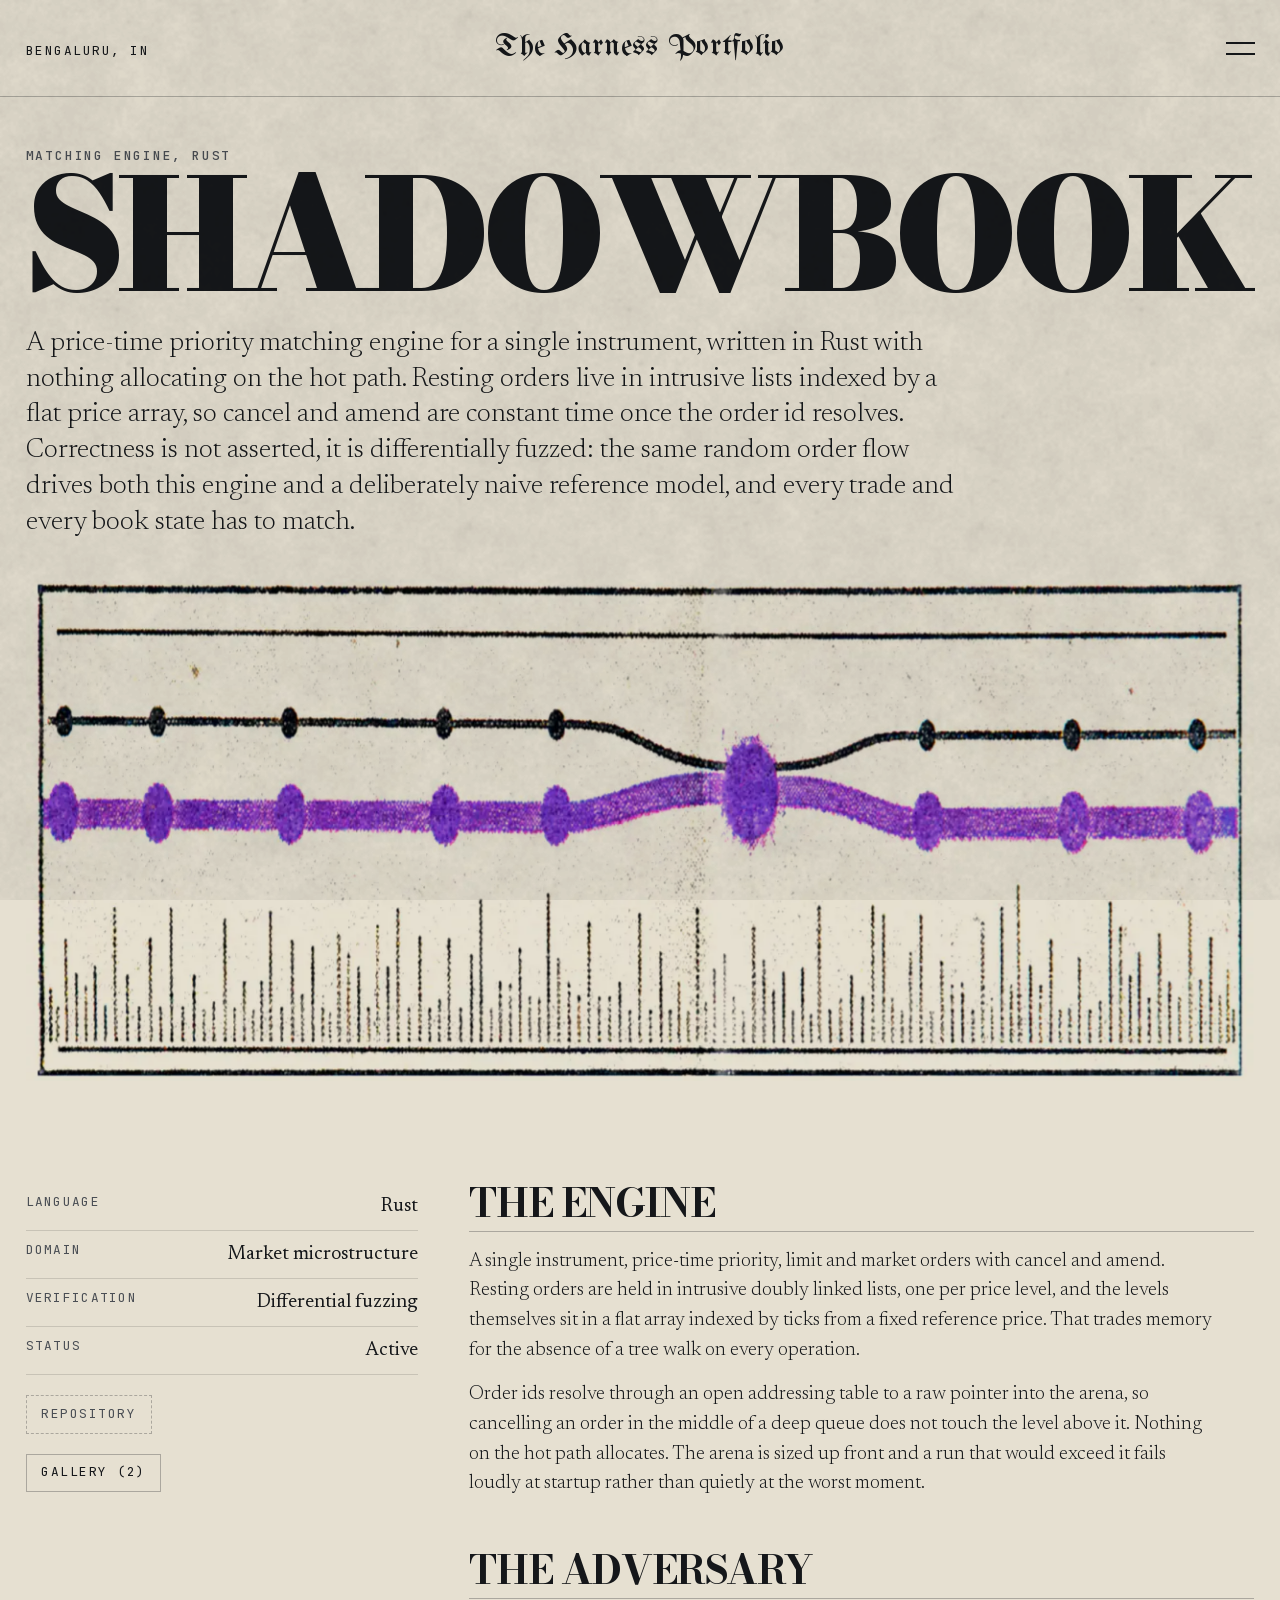
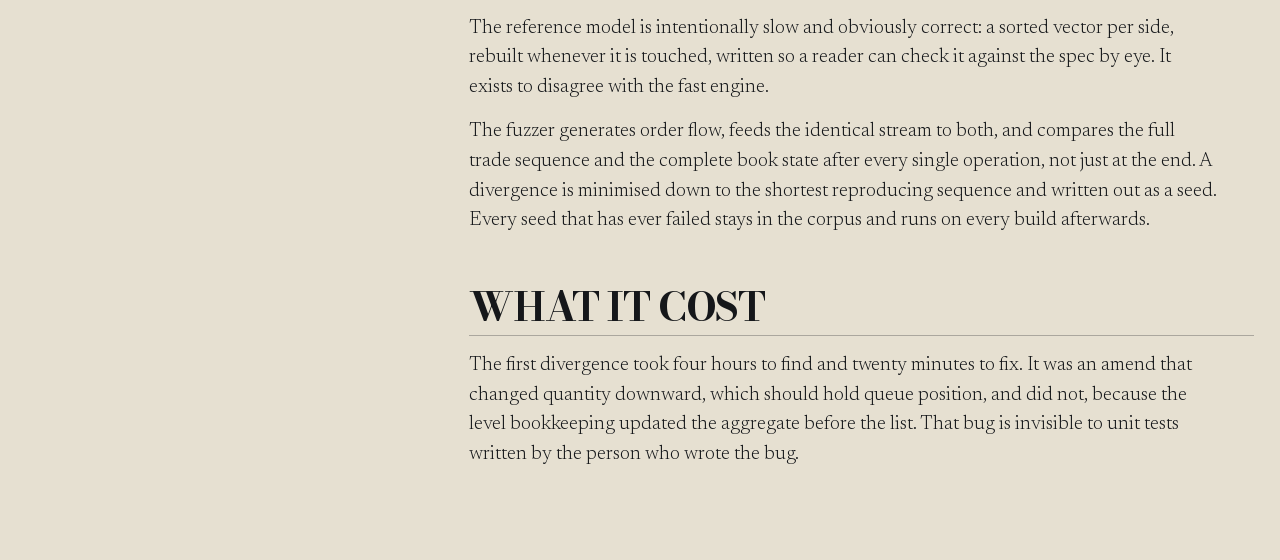
<file: work/shadowbook/index.html>
<!DOCTYPE html><html lang="en" class="bodoni_moda_fea9800b-module___t9ytG__variable bodoni_moda_49b920f5-module__96ow4W__variable newsreader_19a76705-module__pe3p8a__variable jetbrains_mono_57140618-module__JEK3ua__variable unifrakturmaguntia_de403196-module__SjCS9q__variable"><head><meta charSet="utf-8"/><meta name="viewport" content="width=device-width, initial-scale=1"/><link rel="preload" href="/_next/static/media/40a3cd74afdfe30c-s.p.1dczacay52j98.woff2" as="font" crossorigin="" type="font/woff2"/><link rel="preload" href="/_next/static/media/52b5d5098cb87ddd-s.p.3r2y_bth_sjsm.woff2" as="font" crossorigin="" type="font/woff2"/><link rel="preload" href="/_next/static/media/5f402bd2d8eef81a-s.p.40bho2kviej2o.woff2" as="font" crossorigin="" type="font/woff2"/><link rel="preload" href="/_next/static/media/e2d642b99055ff6f-s.p.3d_jy-oqcno8c.woff2" as="font" crossorigin="" type="font/woff2"/><link rel="preload" as="image" imageSrcSet="/placeholders/project-shadowbook-hero-w400.webp 400w, /placeholders/project-shadowbook-hero-w640.webp 640w, /placeholders/project-shadowbook-hero-w900.webp 900w, /placeholders/project-shadowbook-hero-w1280.webp 1280w, /placeholders/project-shadowbook-hero.webp 1599w" imageSizes="92vw" fetchPriority="high"/><link rel="stylesheet" href="/_next/static/chunks/31duy3jhut_j_.css" data-precedence="next"/><link rel="preload" as="script" fetchPriority="low" href="/_next/static/chunks/310vm2bl3xxpt.js"/><script src="/_next/static/chunks/19mx3mg6lkumu.js" async=""></script><script src="/_next/static/chunks/1mh6a-0e61pyc.js" async=""></script><script src="/_next/static/chunks/344n2zhqbh4pn.js" async=""></script><script src="/_next/static/chunks/turbopack-0td869ukh0v94.js" async=""></script><script src="/_next/static/chunks/3fntmmi971322.js" async=""></script><script src="/_next/static/chunks/0g-u_hslfzjsd.js" async=""></script><script src="/_next/static/chunks/2mxr7h33t2ush.js" async=""></script><script src="/_next/static/chunks/0tstnbvp42gvg.js" async=""></script><meta name="theme-color" content="#e6e0d1"/><title>Shadowbook · Utkarsh Bahuguna</title><meta name="description" content="Price-time priority matching for a single instrument, in Rust, with nothing allocating on the hot path."/><meta name="author" content="Utkarsh Bahuguna"/><meta property="og:title" content="Shadowbook"/><meta property="og:description" content="Price-time priority matching for a single instrument, in Rust, with nothing allocating on the hot path."/><meta property="og:image" content="https://utkarshbahuguna.me/placeholders/project-shadowbook-hero.webp"/><meta property="og:image:width" content="1568"/><meta property="og:image:height" content="640"/><meta property="og:image:alt" content="Printed plate for Shadowbook: two node-and-edge traces running left to right, the lower one in purple, swelling apart at a single marked point above a dense field of latency ticks."/><meta name="twitter:card" content="summary_large_image"/><meta name="twitter:title" content="Utkarsh Bahuguna · Bengaluru, IN"/><meta name="twitter:description" content="I build systems, then write the harnesses that try to break them."/><meta name="twitter:image" content="https://utkarshbahuguna.me/placeholders/og-cover.png"/><link rel="icon" href="/icon.svg?icon.3ii0vima6olii.svg" sizes="any" type="image/svg+xml"/><meta name="next-size-adjust" content=""/><script>(function(){var d=document.documentElement;d.dataset.js='';var INTRO=true;var reduce=matchMedia('(prefers-reduced-motion: reduce)').matches;d.dataset.motion=reduce?'reduce':'full';try{if(INTRO&&!reduce){d.style.setProperty('--intro-duration','2200ms');d.style.setProperty('--intro-delay','0ms');d.dataset.intro='';d.classList.add('is-scroll-locked');setTimeout(function(){d.removeAttribute('data-intro');d.classList.remove('is-scroll-locked');},2260);}}catch(e){}})();</script><script src="/_next/static/chunks/0cz1d0mv5g_q7.js" noModule=""></script></head><body><div hidden=""><!--$--><!--/$--></div><a class="skip-link" href="#main">Skip to content</a><div class="material-grain" aria-hidden="true" style="background-image:url(/paper.png)"></div><div class="curtain" aria-hidden="true"><svg class="curtain__tear" viewBox="0 0 880 1600" preserveAspectRatio="none" focusable="false"><path d="M202 0L203 3L207 6L211 9L217 12L232 15L252 18L267 21L272 24L270 27L266 30L265 33L264 36L262 39L260 42L258 45L260 48L264 51L266 54L263 57L254 60L244 63L240 66L245 69L254 72L259 75L255 78L245 81L235 84L225 87L217 90L212 93L209 96L208 99L202 102L194 105L189 108L196 111L217 114L243 117L265 120L278 123L284 126L288 129L294 132L303 135L312 138L319 141L321 144L315 147L304 150L297 153L299 156L307 159L315 162L322 165L331 168L346 171L360 174L368 177L370 180L369 183L371 186L374 189L372 192L370 195L371 198L380 201L394 204L408 207L415 210L424 213L434 216L443 219L448 222L445 225L442 228L442 231L449 234L457 237L464 240L466 243L467 246L467 249L466 252L466 255L463 258L460 261L459 264L457 267L452 270L449 273L447 276L451 279L457 282L458 285L449 288L432 291L415 294L404 297L399 300L396 303L396 306L397 309L400 312L405 315L409 318L410 321L409 324L408 327L409 330L414 333L423 336L431 339L434 342L429 345L421 348L416 351L418 354L426 357L435 360L439 363L441 366L445 369L448 372L449 375L445 378L440 381L435 384L433 387L428 390L423 393L420 396L421 399L424 402L427 405L427 408L429 411L431 414L432 417L429 420L419 423L407 426L401 429L404 432L411 435L418 438L418 441L410 444L401 447L397 450L401 453L408 456L414 459L420 462L430 465L443 468L454 471L456 474L456 477L455 480L454 483L448 486L437 489L425 492L417 495L414 498L413 501L412 504L409 507L406 510L403 513L398 516L392 519L386 522L379 525L372 528L358 531L340 534L324 537L316 540L310 543L305 546L304 549L307 552L311 555L316 558L323 561L336 564L353 567L369 570L375 573L370 576L359 579L349 582L346 585L347 588L348 591L345 594L343 597L346 600L349 603L347 606L338 609L329 612L324 615L325 618L329 621L334 624L339 627L345 630L354 633L362 636L366 639L366 642L364 645L361 648L357 651L349 654L340 657L331 660L322 663L310 666L300 669L294 672L295 675L300 678L305 681L304 684L299 687L293 690L291 693L292 696L294 699L296 702L298 705L307 708L320 711L330 714L330 717L323 720L316 723L317 726L329 729L345 732L360 735L369 738L369 741L365 744L361 747L362 750L365 753L368 756L366 759L364 762L364 765L364 768L360 771L354 774L350 777L347 780L348 783L351 786L354 789L355 792L354 795L354 798L354 801L353 804L350 807L348 810L346 813L345 816L337 819L328 822L326 825L333 828L346 831L359 834L363 837L359 840L351 843L347 846L351 849L362 852L374 855L380 858L378 861L374 864L370 867L369 870L365 873L359 876L356 879L358 882L367 885L379 888L386 891L388 894L390 897L391 900L395 903L400 906L405 909L407 912L406 915L401 918L394 921L387 924L377 927L361 930L346 933L337 936L333 939L330 942L326 945L323 948L329 951L336 954L337 957L332 960L327 963L322 966L317 969L312 972L307 975L304 978L298 981L284 984L270 987L263 990L266 993L274 996L281 999L283 1002L279 1005L274 1008L271 1011L277 1014L290 1017L305 1020L317 1023L327 1026L340 1029L353 1032L366 1035L368 1038L365 1041L366 1044L377 1047L388 1050L397 1053L404 1056L414 1059L428 1062L439 1065L444 1068L448 1071L453 1074L457 1077L457 1080L454 1083L451 1086L452 1089L453 1092L453 1095L453 1098L456 1101L465 1104L475 1107L482 1110L483 1113L477 1116L470 1119L465 1122L466 1125L470 1128L474 1131L473 1134L469 1137L465 1140L460 1143L459 1146L464 1149L469 1152L470 1155L468 1158L466 1161L466 1164L466 1167L468 1170L471 1173L473 1176L472 1179L460 1182L446 1185L439 1188L439 1191L439 1194L439 1197L438 1200L443 1203L451 1206L457 1209L457 1212L455 1215L453 1218L453 1221L449 1224L438 1227L426 1230L419 1233L418 1236L420 1239L418 1242L409 1245L393 1248L377 1251L368 1254L369 1257L375 1260L382 1263L386 1266L389 1269L392 1272L395 1275L399 1278L401 1281L403 1284L405 1287L407 1290L407 1293L406 1296L405 1299L402 1302L398 1305L394 1308L394 1311L396 1314L399 1317L401 1320L401 1323L404 1326L407 1329L409 1332L406 1335L402 1338L400 1341L404 1344L413 1347L423 1350L428 1353L426 1356L419 1359L413 1362L413 1365L423 1368L437 1371L448 1374L454 1377L462 1380L471 1383L476 1386L476 1389L472 1392L467 1395L464 1398L459 1401L452 1404L446 1407L438 1410L426 1413L412 1416L404 1419L403 1422L407 1425L411 1428L412 1431L417 1434L424 1437L427 1440L423 1443L418 1446L414 1449L409 1452L404 1455L398 1458L394 1461L393 1464L388 1467L380 1470L377 1473L382 1476L389 1479L396 1482L402 1485L412 1488L428 1491L442 1494L445 1497L442 1500L439 1503L438 1506L439 1509L436 1512L433 1515L433 1518L441 1521L455 1524L467 1527L469 1530L460 1533L446 1536L432 1539L423 1542L411 1545L398 1548L388 1551L382 1554L381 1557L381 1560L379 1563L380 1566L383 1569L390 1572L399 1575L408 1578L417 1581L428 1584L437 1587L444 1590L449 1593L453 1596L453 1600L591 1600L589 1596L584 1593L577 1590L569 1587L558 1584L546 1581L537 1578L528 1575L521 1572L517 1569L517 1566L521 1563L525 1560L527 1557L528 1554L531 1551L537 1548L546 1545L555 1542L564 1539L578 1536L593 1533L602 1530L600 1527L588 1524L575 1521L568 1518L571 1515L578 1512L585 1509L588 1506L593 1503L598 1500L603 1497L601 1494L590 1491L576 1488L569 1485L568 1482L568 1479L570 1476L575 1473L589 1470L606 1467L619 1464L625 1461L632 1458L638 1455L642 1452L646 1449L652 1446L660 1443L668 1440L670 1437L669 1434L668 1431L670 1428L666 1425L662 1422L660 1419L666 1416L676 1413L686 1410L691 1407L696 1404L703 1401L708 1398L713 1395L719 1392L722 1389L720 1386L711 1383L697 1380L683 1377L672 1374L656 1371L640 1368L630 1365L632 1362L641 1359L651 1356L656 1353L653 1350L644 1347L634 1344L630 1341L631 1338L635 1335L638 1332L637 1329L633 1326L627 1323L623 1320L619 1317L613 1314L610 1311L612 1308L620 1305L629 1302L637 1299L641 1296L644 1293L644 1290L641 1287L638 1284L634 1281L630 1278L625 1275L620 1272L614 1269L608 1266L601 1263L591 1260L582 1257L579 1254L585 1251L597 1248L610 1245L616 1242L615 1239L611 1236L609 1233L617 1230L630 1227L642 1224L648 1221L650 1218L651 1215L651 1212L649 1209L640 1206L630 1203L623 1200L622 1197L622 1194L620 1191L619 1188L624 1185L636 1182L647 1179L648 1176L647 1173L646 1170L646 1167L647 1164L648 1161L648 1158L648 1155L643 1152L634 1149L625 1146L621 1143L622 1140L623 1137L623 1134L619 1131L610 1128L601 1125L596 1122L598 1119L604 1116L609 1113L608 1110L599 1107L588 1104L578 1101L574 1098L573 1095L574 1092L573 1089L573 1086L577 1083L579 1080L578 1077L573 1074L567 1071L563 1068L559 1065L549 1062L539 1059L534 1056L533 1053L529 1050L522 1047L513 1044L513 1041L517 1038L516 1035L505 1032L492 1029L480 1026L471 1023L458 1020L442 1017L428 1014L424 1011L427 1008L435 1005L440 1002L439 999L433 996L426 993L425 990L435 987L454 984L476 981L490 978L501 975L513 972L522 969L529 966L535 963L540 960L545 957L544 954L537 951L530 948L530 945L529 942L526 939L523 936L526 933L536 930L549 927L558 924L565 921L572 918L575 915L572 912L563 909L550 906L536 903L525 900L516 897L510 894L504 891L495 888L483 885L474 882L473 879L479 876L486 873L491 870L494 867L500 864L507 861L512 858L509 855L500 852L490 849L485 846L490 843L497 840L502 837L500 834L493 831L485 828L482 825L489 822L500 819L506 816L504 813L502 810L500 807L498 804L495 801L490 798L484 795L477 792L467 789L455 786L443 783L435 780L433 777L436 774L440 771L444 768L444 765L442 762L441 759L438 756L430 753L422 750L416 747L415 744L416 741L414 738L405 735L390 732L374 729L362 726L361 723L368 720L375 717L375 714L365 711L352 708L343 705L341 702L339 699L337 696L336 693L338 690L344 687L349 684L350 681L345 678L340 675L339 672L345 669L356 666L371 663L383 660L393 657L404 654L414 651L422 648L430 645L440 642L448 639L453 636L453 633L452 630L451 627L449 624L446 621L442 618L440 615L444 612L453 609L462 606L463 603L457 600L450 597L449 594L449 591L448 588L450 585L457 582L473 579L490 576L500 573L494 570L477 567L456 564L438 561L427 558L418 555L412 552L408 549L409 546L414 543L420 540L428 537L442 534L458 531L470 528L477 525L483 522L488 519L493 516L494 513L492 510L488 507L484 504L477 501L471 498L469 495L473 492L482 489L493 486L499 483L500 480L501 477L501 474L499 471L488 468L475 465L465 462L459 459L453 456L446 453L442 450L446 447L455 444L463 441L463 438L456 435L449 432L446 429L452 426L467 423L479 420L482 417L481 414L478 411L476 408L475 405L472 402L470 399L471 396L476 393L485 390L494 387L500 384L508 381L517 378L523 375L525 372L523 369L522 366L522 363L521 360L515 357L510 354L510 351L517 348L527 345L533 342L532 339L523 336L512 333L505 330L503 327L502 324L503 321L504 318L504 315L504 312L504 309L505 306L505 303L507 300L511 297L522 294L540 291L557 288L566 285L564 282L555 279L547 276L546 273L547 270L553 267L559 264L569 261L582 258L596 255L607 252L616 249L623 246L628 243L630 240L628 237L624 234L621 231L626 228L634 225L638 222L635 219L626 216L616 213L609 210L604 207L595 204L586 201L582 198L585 195L591 192L593 189L588 186L585 183L582 180L577 177L567 174L551 171L535 168L527 165L522 162L514 159L508 156L506 153L513 150L523 147L529 144L526 141L519 138L511 135L503 132L497 129L493 126L487 123L475 120L453 117L428 114L409 111L403 108L408 105L416 102L423 99L426 96L432 93L441 90L455 87L472 84L488 81L502 78L508 75L505 72L497 69L493 66L498 63L508 60L518 57L521 54L518 51L514 48L511 45L511 42L512 39L513 36L513 33L515 30L518 27L520 24L515 21L498 18L476 15L458 12L448 9L441 6L435 3L433 0Z" fill="var(--curtain-fibre)"></path><path d="M282 0L284 3L287 6L291 9L297 12L311 15L329 18L342 21L344 24L339 27L332 30L327 33L324 36L319 39L314 42L310 45L310 48L312 51L312 54L308 57L298 60L287 63L283 66L288 69L298 72L303 75L300 78L290 81L280 84L270 87L262 90L257 93L255 96L254 99L249 102L242 105L239 108L246 111L267 114L294 117L316 120L329 123L335 126L340 129L346 132L355 135L364 138L372 141L376 144L371 147L362 150L356 153L359 156L367 159L377 162L384 165L394 168L411 171L427 174L436 177L439 180L440 183L443 186L447 189L445 192L441 195L440 198L447 201L458 204L469 207L475 210L482 213L491 216L498 219L501 222L497 225L491 228L489 231L493 234L500 237L504 240L505 243L504 246L502 249L499 252L496 255L491 258L486 261L484 264L481 267L477 270L475 273L475 276L481 279L489 282L491 285L483 288L468 291L451 294L441 297L437 300L435 303L436 306L436 309L439 312L442 315L444 318L444 321L442 324L440 327L440 330L444 333L452 336L459 339L459 342L451 345L441 348L434 351L433 354L439 357L446 360L448 363L449 366L451 369L454 372L454 375L450 378L444 381L439 384L437 387L432 390L426 393L423 396L424 399L427 402L430 405L430 408L432 411L434 414L435 417L432 420L422 423L410 426L404 429L407 432L414 435L420 438L421 441L413 444L404 447L400 450L404 453L410 456L417 459L422 462L432 465L445 468L455 471L457 474L457 477L457 480L455 483L449 486L438 489L426 492L418 495L415 498L414 501L413 504L410 507L407 510L404 513L399 516L393 519L387 522L380 525L373 528L359 531L341 534L325 537L317 540L311 543L306 546L305 549L308 552L312 555L317 558L324 561L337 564L354 567L370 570L377 573L372 576L361 579L352 582L349 585L351 588L352 591L350 594L349 597L353 600L357 603L355 606L348 609L339 612L335 615L337 618L341 621L347 624L351 627L357 630L365 633L373 636L376 639L376 642L373 645L371 648L367 651L360 654L351 657L343 660L334 663L323 666L313 669L308 672L309 675L315 678L320 681L320 684L315 687L310 690L308 693L309 696L311 699L312 702L314 705L323 708L335 711L344 714L343 717L336 720L328 723L329 726L340 729L355 732L370 735L378 738L378 741L374 744L371 747L372 750L376 753L379 756L378 759L377 762L377 765L376 768L372 771L366 774L362 777L359 780L360 783L364 786L367 789L368 792L368 795L368 798L367 801L366 804L363 807L360 810L359 813L358 816L350 819L341 822L339 825L347 828L362 831L375 834L381 837L379 840L374 843L372 846L378 849L392 852L406 855L413 858L413 861L410 864L408 867L407 870L404 873L399 876L395 879L397 882L406 885L418 888L425 891L428 894L430 897L433 900L437 903L444 906L449 909L452 912L450 915L444 918L435 921L427 924L415 927L399 930L383 933L375 936L371 939L368 942L365 945L363 948L369 951L377 954L378 957L373 960L369 963L364 966L359 969L353 972L348 975L343 978L336 981L321 984L306 987L299 990L302 993L310 996L317 999L319 1002L315 1005L309 1008L307 1011L312 1014L325 1017L341 1020L353 1023L363 1026L376 1029L390 1032L402 1035L405 1038L402 1041L403 1044L414 1047L424 1050L433 1053L439 1056L447 1059L460 1062L471 1065L476 1068L480 1071L485 1074L489 1077L490 1080L487 1083L485 1086L485 1089L486 1092L486 1095L486 1098L490 1101L499 1104L510 1107L517 1110L519 1113L513 1116L506 1119L502 1122L504 1125L510 1128L516 1131L516 1134L513 1137L508 1140L504 1143L502 1146L506 1149L509 1152L508 1155L502 1158L498 1161L494 1164L490 1167L488 1170L487 1173L486 1176L482 1179L467 1182L451 1185L442 1188L440 1191L439 1194L439 1197L439 1200L444 1203L453 1206L459 1209L460 1212L459 1215L459 1218L460 1221L457 1224L448 1227L437 1230L431 1233L432 1236L435 1239L435 1242L427 1245L412 1248L397 1251L390 1254L391 1257L398 1260L405 1263L410 1266L415 1269L420 1272L425 1275L431 1278L437 1281L442 1284L448 1287L452 1290L455 1293L458 1296L459 1299L458 1302L455 1305L452 1308L453 1311L458 1314L463 1317L466 1320L468 1323L471 1326L475 1329L477 1332L475 1335L471 1338L470 1341L475 1344L484 1347L495 1350L500 1353L498 1356L491 1359L484 1362L484 1365L494 1368L509 1371L523 1374L531 1377L541 1380L552 1383L558 1386L559 1389L554 1392L546 1395L540 1398L531 1401L521 1404L510 1407L499 1410L482 1413L464 1416L450 1419L445 1422L443 1425L442 1428L439 1431L439 1434L442 1437L442 1440L436 1443L430 1446L424 1449L420 1452L416 1455L412 1458L409 1461L410 1464L406 1467L401 1470L399 1473L405 1476L414 1479L422 1482L429 1485L441 1488L459 1491L474 1494L479 1497L477 1500L475 1503L474 1506L474 1509L471 1512L466 1515L465 1518L472 1521L485 1524L496 1527L497 1530L486 1533L470 1536L455 1539L444 1542L431 1545L417 1548L405 1551L398 1554L395 1557L393 1560L391 1563L390 1566L392 1569L398 1572L407 1575L416 1578L426 1581L437 1584L448 1587L455 1590L461 1593L467 1596L469 1600L477 1600L470 1596L462 1593L455 1590L448 1587L437 1584L426 1581L416 1578L407 1575L399 1572L398 1569L402 1566L409 1563L418 1560L426 1557L432 1554L441 1551L451 1548L462 1545L472 1542L479 1539L491 1536L503 1533L510 1530L505 1527L492 1524L477 1521L470 1518L472 1515L479 1512L486 1509L489 1506L495 1503L502 1500L507 1497L506 1494L494 1491L477 1488L466 1485L458 1482L450 1479L442 1476L436 1473L438 1470L444 1467L447 1464L446 1461L448 1458L453 1455L458 1452L463 1449L470 1446L479 1443L489 1440L492 1437L492 1434L494 1431L499 1428L500 1425L498 1422L498 1419L504 1416L513 1413L521 1410L524 1407L526 1404L531 1401L540 1398L546 1395L554 1392L559 1389L565 1386L567 1383L565 1380L563 1377L562 1374L554 1371L544 1368L536 1365L536 1362L540 1359L543 1356L539 1353L526 1350L508 1347L491 1344L479 1341L475 1338L475 1335L477 1332L477 1329L477 1326L479 1323L482 1320L485 1317L486 1314L487 1311L491 1308L497 1305L502 1302L504 1299L503 1296L500 1293L495 1290L489 1287L482 1284L475 1281L469 1278L462 1275L455 1272L449 1269L443 1266L435 1263L425 1260L415 1257L410 1254L415 1251L427 1248L439 1245L446 1242L446 1239L444 1236L445 1233L454 1230L469 1227L483 1224L490 1221L493 1218L496 1215L499 1212L498 1209L490 1206L479 1203L469 1200L465 1197L461 1194L457 1191L455 1188L460 1185L473 1182L486 1179L491 1176L495 1173L500 1170L508 1167L517 1164L528 1161L539 1158L550 1155L554 1152L552 1149L548 1146L545 1143L543 1140L540 1137L533 1134L524 1131L510 1128L504 1125L502 1122L506 1119L513 1116L519 1113L517 1110L510 1107L499 1104L490 1101L486 1098L486 1095L488 1092L488 1089L489 1086L492 1083L496 1080L499 1077L498 1074L497 1071L497 1068L496 1065L489 1062L481 1059L475 1056L471 1053L464 1050L455 1047L445 1044L443 1041L446 1038L444 1035L432 1032L418 1029L405 1026L395 1023L383 1020L366 1017L352 1014L346 1011L348 1008L353 1005L357 1002L354 999L347 996L339 993L336 990L341 987L354 984L366 981L369 978L369 975L369 972L369 969L370 966L372 963L376 960L379 957L377 954L369 951L363 948L365 945L368 942L371 939L375 936L383 933L399 930L415 927L427 924L435 921L444 918L457 915L465 912L467 909L465 906L461 903L457 900L452 897L448 894L443 891L434 888L420 885L408 882L404 879L406 876L409 873L411 870L411 867L415 864L420 861L422 858L418 855L407 852L397 849L393 846L398 843L404 840L407 837L402 834L390 831L378 828L373 825L378 822L389 819L398 816L400 813L402 810L404 807L405 804L403 801L400 798L395 795L390 792L384 789L377 786L370 783L366 780L367 777L371 774L377 771L381 768L381 765L380 762L382 759L382 756L378 753L374 750L372 747L375 744L379 741L379 738L370 735L355 732L340 729L329 726L328 723L336 720L343 717L344 714L335 711L323 708L314 705L312 702L311 699L312 696L312 693L316 690L323 687L329 684L329 681L324 678L317 675L313 672L316 669L324 666L334 663L343 660L351 657L360 654L367 651L371 648L373 645L376 642L376 639L373 636L365 633L357 630L351 627L347 624L341 621L337 618L335 615L339 612L348 609L355 606L357 603L353 600L350 597L351 594L353 591L352 588L350 585L352 582L361 579L372 576L377 573L370 570L354 567L337 564L324 561L317 558L312 555L308 552L305 549L306 546L311 543L317 540L325 537L341 534L359 531L373 528L380 525L387 522L394 519L404 516L412 513L418 510L422 507L427 504L428 501L428 498L430 495L438 492L449 489L460 486L467 483L469 480L470 477L471 474L469 471L459 468L446 465L437 462L430 459L423 456L416 453L411 450L414 447L422 444L429 441L429 438L422 435L415 432L412 429L418 426L431 423L442 420L445 417L444 414L442 411L440 408L440 405L437 402L434 399L432 396L434 393L439 390L442 387L442 384L445 381L450 378L454 375L454 372L451 369L449 366L448 363L446 360L439 357L433 354L434 351L441 348L451 345L459 342L459 339L452 336L444 333L440 330L440 327L442 324L445 321L446 318L445 315L442 312L440 309L440 306L440 303L443 300L449 297L461 294L479 291L496 288L505 285L503 282L496 279L489 276L489 273L492 270L498 267L502 264L508 261L517 258L525 255L532 252L537 249L540 246L539 243L533 240L521 237L506 234L493 231L491 228L497 225L501 222L498 219L491 216L482 213L475 210L469 207L458 204L452 201L455 198L465 195L477 192L484 189L481 186L479 183L480 180L480 177L475 174L463 171L452 168L446 165L444 162L437 159L431 156L427 153L428 150L430 147L425 144L410 141L391 138L372 135L353 132L340 129L335 126L329 123L316 120L294 117L272 114L258 111L257 108L267 105L281 102L290 99L295 96L299 93L305 90L314 87L326 84L338 81L348 78L353 75L348 72L340 69L335 66L340 63L349 60L355 57L353 54L344 51L332 48L323 45L317 42L319 39L324 36L327 33L332 30L339 27L344 24L345 21L343 18L337 15L334 12L338 9L341 6L343 3L343 0Z" fill="var(--curtain-fleck)"></path><path class="curtain__lift" d="M0 0L202 0L203 3L207 6L211 9L217 12L232 15L252 18L267 21L272 24L270 27L266 30L265 33L264 36L262 39L260 42L258 45L260 48L264 51L266 54L263 57L254 60L244 63L240 66L245 69L254 72L259 75L255 78L245 81L235 84L225 87L217 90L212 93L209 96L208 99L202 102L194 105L189 108L196 111L217 114L243 117L265 120L278 123L284 126L288 129L294 132L303 135L312 138L319 141L321 144L315 147L304 150L297 153L299 156L307 159L315 162L322 165L331 168L346 171L360 174L368 177L370 180L369 183L371 186L374 189L372 192L370 195L371 198L380 201L394 204L408 207L415 210L424 213L434 216L443 219L448 222L445 225L442 228L442 231L449 234L457 237L464 240L466 243L467 246L467 249L466 252L466 255L463 258L460 261L459 264L457 267L452 270L449 273L447 276L451 279L457 282L458 285L449 288L432 291L415 294L404 297L399 300L396 303L396 306L397 309L400 312L405 315L409 318L410 321L409 324L408 327L409 330L414 333L423 336L431 339L434 342L429 345L421 348L416 351L418 354L426 357L435 360L439 363L441 366L445 369L448 372L449 375L445 378L440 381L435 384L433 387L428 390L423 393L420 396L421 399L424 402L427 405L427 408L429 411L431 414L432 417L429 420L419 423L407 426L401 429L404 432L411 435L418 438L418 441L410 444L401 447L397 450L401 453L408 456L414 459L420 462L430 465L443 468L454 471L456 474L456 477L455 480L454 483L448 486L437 489L425 492L417 495L414 498L413 501L412 504L409 507L406 510L403 513L398 516L392 519L386 522L379 525L372 528L358 531L340 534L324 537L316 540L310 543L305 546L304 549L307 552L311 555L316 558L323 561L336 564L353 567L369 570L375 573L370 576L359 579L349 582L346 585L347 588L348 591L345 594L343 597L346 600L349 603L347 606L338 609L329 612L324 615L325 618L329 621L334 624L339 627L345 630L354 633L362 636L366 639L366 642L364 645L361 648L357 651L349 654L340 657L331 660L322 663L310 666L300 669L294 672L295 675L300 678L305 681L304 684L299 687L293 690L291 693L292 696L294 699L296 702L298 705L307 708L320 711L330 714L330 717L323 720L316 723L317 726L329 729L345 732L360 735L369 738L369 741L365 744L361 747L362 750L365 753L368 756L366 759L364 762L364 765L364 768L360 771L354 774L350 777L347 780L348 783L351 786L354 789L355 792L354 795L354 798L354 801L353 804L350 807L348 810L346 813L345 816L337 819L328 822L326 825L333 828L346 831L359 834L363 837L359 840L351 843L347 846L351 849L362 852L374 855L380 858L378 861L374 864L370 867L369 870L365 873L359 876L356 879L358 882L367 885L379 888L386 891L388 894L390 897L391 900L395 903L400 906L405 909L407 912L406 915L401 918L394 921L387 924L377 927L361 930L346 933L337 936L333 939L330 942L326 945L323 948L329 951L336 954L337 957L332 960L327 963L322 966L317 969L312 972L307 975L304 978L298 981L284 984L270 987L263 990L266 993L274 996L281 999L283 1002L279 1005L274 1008L271 1011L277 1014L290 1017L305 1020L317 1023L327 1026L340 1029L353 1032L366 1035L368 1038L365 1041L366 1044L377 1047L388 1050L397 1053L404 1056L414 1059L428 1062L439 1065L444 1068L448 1071L453 1074L457 1077L457 1080L454 1083L451 1086L452 1089L453 1092L453 1095L453 1098L456 1101L465 1104L475 1107L482 1110L483 1113L477 1116L470 1119L465 1122L466 1125L470 1128L474 1131L473 1134L469 1137L465 1140L460 1143L459 1146L464 1149L469 1152L470 1155L468 1158L466 1161L466 1164L466 1167L468 1170L471 1173L473 1176L472 1179L460 1182L446 1185L439 1188L439 1191L439 1194L439 1197L438 1200L443 1203L451 1206L457 1209L457 1212L455 1215L453 1218L453 1221L449 1224L438 1227L426 1230L419 1233L418 1236L420 1239L418 1242L409 1245L393 1248L377 1251L368 1254L369 1257L375 1260L382 1263L386 1266L389 1269L392 1272L395 1275L399 1278L401 1281L403 1284L405 1287L407 1290L407 1293L406 1296L405 1299L402 1302L398 1305L394 1308L394 1311L396 1314L399 1317L401 1320L401 1323L404 1326L407 1329L409 1332L406 1335L402 1338L400 1341L404 1344L413 1347L423 1350L428 1353L426 1356L419 1359L413 1362L413 1365L423 1368L437 1371L448 1374L454 1377L462 1380L471 1383L476 1386L476 1389L472 1392L467 1395L464 1398L459 1401L452 1404L446 1407L438 1410L426 1413L412 1416L404 1419L403 1422L407 1425L411 1428L412 1431L417 1434L424 1437L427 1440L423 1443L418 1446L414 1449L409 1452L404 1455L398 1458L394 1461L393 1464L388 1467L380 1470L377 1473L382 1476L389 1479L396 1482L402 1485L412 1488L428 1491L442 1494L445 1497L442 1500L439 1503L438 1506L439 1509L436 1512L433 1515L433 1518L441 1521L455 1524L467 1527L469 1530L460 1533L446 1536L432 1539L423 1542L411 1545L398 1548L388 1551L382 1554L381 1557L381 1560L379 1563L380 1566L383 1569L390 1572L399 1575L408 1578L417 1581L428 1584L437 1587L444 1590L449 1593L453 1596L453 1600L0 1600Z" fill="var(--curtain-color)" stroke="var(--curtain-shadow)"></path></svg></div><div class="intro-backdrop" aria-hidden="true"></div><div class="shell"><header class="nav"><div class="nav-inner"><div class="nav-row"><div class="nav-block nav-block--l"><button type="button" class="n-text" aria-pressed="false">Bengaluru, IN<span class="sr-only">. Toggles paper mode, which desaturates every image on the page.</span></button></div><a class="nav-head" href="/">The Harness Portfolio</a><div class="nav-block nav-block--r"><button type="button" class="nav-link" aria-expanded="false" aria-controls="site-menu"><span class="nav-lines" aria-hidden="true"><span class="nav-line up"></span><span class="nav-line bottom"></span></span><span class="sr-only">Open menu</span></button></div></div></div><div id="site-menu" class="menu" hidden="" data-open="false" role="dialog" aria-modal="true" aria-label="Site menu"><nav class="menu-w" aria-label="Primary"><a class="menu-link" href="/"><span class="mask"><span class="menu-title t-display">Index</span></span><span class="m-active" data-current="false" aria-hidden="true"></span></a><a class="menu-link" aria-current="page" href="/work/"><span class="mask"><span class="menu-title t-display">Work</span></span><span class="m-active" data-current="true" aria-hidden="true"></span></a><a class="menu-link" href="/research/"><span class="mask"><span class="menu-title t-display">Research</span></span><span class="m-active" data-current="false" aria-hidden="true"></span></a></nav><ul class="menu-socials f-block"><li><a class="f-li" href="https://github.com/u7k4rs6" target="_blank" rel="noopener noreferrer">GitHub</a></li><li><span class="f-li-dot" aria-hidden="true"></span><a class="f-li" href="https://linkedin.com/in/utkarshbahuguna666" target="_blank" rel="noopener noreferrer">LinkedIn</a></li><li><span class="f-li-dot" aria-hidden="true"></span><a class="f-li" href="https://scholar.google.com/citations?user=0ZYBsyoAAAAJ" target="_blank" rel="noopener noreferrer">Scholar</a></li><li><span class="f-li-dot" aria-hidden="true"></span><a class="f-li" href="https://orcid.org/0009-0004-0034-824X" target="_blank" rel="noopener noreferrer">ORCID</a></li></ul></div></header><main id="main"><article class="detail"><header class="detail__head wrap"><p class="t-eyebrow detail__kicker">Matching engine, Rust</p><h1 class="fit detail__display"><span class="mask" data-reveal="line"><span class="fit-text detail__title" data-fit-max="420" data-fit-min="14" data-fit-fill="0.998" style="--chars:10">Shadowbook</span></span></h1><p class="detail__summary" data-reveal="rise">A price-time priority matching engine for a single instrument, written in Rust with nothing allocating on the hot path. Resting orders live in intrusive lists indexed by a flat price array, so cancel and amend are constant time once the order id resolves. Correctness is not asserted, it is differentially fuzzed: the same random order flow drives both this engine and a deliberately naive reference model, and every trade and every book state has to match.</p></header><div class="detail__heroWrap"><figure class="plate detail__hero"><img src="/placeholders/project-shadowbook-hero.webp" alt="Printed plate for Shadowbook: two node-and-edge traces running left to right, the lower one in purple, swelling apart at a single marked point above a dense field of latency ticks." width="1568" height="640" data-blend="multiply" srcSet="/placeholders/project-shadowbook-hero-w400.webp 400w, /placeholders/project-shadowbook-hero-w640.webp 640w, /placeholders/project-shadowbook-hero-w900.webp 900w, /placeholders/project-shadowbook-hero-w1280.webp 1280w, /placeholders/project-shadowbook-hero.webp 1599w" sizes="92vw" loading="eager" fetchPriority="high" decoding="async"/></figure></div><div class="detail__body wrap"><aside class="detail__facts" aria-label="Project facts"><dl><div class="detail__fact" data-reveal="fade"><dt>Language</dt><dd>Rust</dd></div><div class="detail__fact" data-reveal="fade"><dt>Domain</dt><dd>Market microstructure</dd></div><div class="detail__fact" data-reveal="fade"><dt>Verification</dt><dd>Differential fuzzing</dd></div><div class="detail__fact" data-reveal="fade"><dt>Status</dt><dd>Active</dd></div></dl><ul class="detail__links"><li><span class="detail__linkPending">Repository<span class="sr-only">. URL not published yet.</span></span></li></ul><button type="button" class="gallery__trigger" aria-expanded="false" aria-controls="gallery-shadowbook">Gallery<span aria-hidden="true"> (<!-- -->2<!-- -->)</span></button></aside><div class="detail__prose"><section class="detail__section"><h2 class="detail__heading" data-reveal="fade">The engine</h2><p class="detail__para" data-reveal="fade">A single instrument, price-time priority, limit and market orders with cancel and amend. Resting orders are held in intrusive doubly linked lists, one per price level, and the levels themselves sit in a flat array indexed by ticks from a fixed reference price. That trades memory for the absence of a tree walk on every operation.</p><p class="detail__para" data-reveal="fade">Order ids resolve through an open addressing table to a raw pointer into the arena, so cancelling an order in the middle of a deep queue does not touch the level above it. Nothing on the hot path allocates. The arena is sized up front and a run that would exceed it fails loudly at startup rather than quietly at the worst moment.</p></section><section class="detail__section"><h2 class="detail__heading" data-reveal="fade">The adversary</h2><p class="detail__para" data-reveal="fade">The reference model is intentionally slow and obviously correct: a sorted vector per side, rebuilt whenever it is touched, written so a reader can check it against the spec by eye. It exists to disagree with the fast engine.</p><p class="detail__para" data-reveal="fade">The fuzzer generates order flow, feeds the identical stream to both, and compares the full trade sequence and the complete book state after every single operation, not just at the end. A divergence is minimised down to the shortest reproducing sequence and written out as a seed. Every seed that has ever failed stays in the corpus and runs on every build afterwards.</p></section><section class="detail__section"><h2 class="detail__heading" data-reveal="fade">What it cost</h2><p class="detail__para" data-reveal="fade">The first divergence took four hours to find and twenty minutes to fix. It was an amend that changed quantity downward, which should hold queue position, and did not, because the level bookkeeping updated the aggregate before the list. That bug is invisible to unit tests written by the person who wrote the bug.</p></section></div></div><div class="detail__next wrap"><p class="t-eyebrow">Next</p><p class="detail__nextName">Starling</p><a class="cta-ellipse" href="/work/starling/"><span class="cta-ellipse__text">Starling</span><span class="cta-ellipse__arrow" aria-hidden="true">→</span></a><p class="detail__back"><a href="/work/">All work</a></p></div></article><!--$--><!--/$--></main><footer class="footer"><div class="marquee"><div class="marquee__inner" style="--marquee-chars:380"><div class="marquee__copy"><span class="marquee__unit"><span class="marquee__phrase">I build the system, then the thing that proves it wrong</span><span class="marquee__slab">Build, Break, Prove</span></span><span class="marquee__unit"><span class="marquee__phrase">A bug that only appears sometimes has not been found</span><span class="marquee__slab">Same seed, same crash</span></span><span class="marquee__unit"><span class="marquee__phrase">The harness is not scaffolding, it is the deliverable</span><span class="marquee__slab">The Harness</span></span><span class="marquee__unit"><span class="marquee__phrase">Deterministic enough to hand to somebody else</span><span class="marquee__slab">Reproducible</span></span><span class="marquee__unit"><span class="marquee__phrase">Worth exactly what the adversary failed to break</span><span class="marquee__slab">Falsifiable</span></span><span class="marquee__unit"><span class="marquee__phrase">Order books, kernels, CRDTs, inference engines</span><span class="marquee__slab">Systems</span></span></div><div class="marquee__copy" aria-hidden="true"><span class="marquee__unit"><span class="marquee__phrase">I build the system, then the thing that proves it wrong</span><span class="marquee__slab">Build, Break, Prove</span></span><span class="marquee__unit"><span class="marquee__phrase">A bug that only appears sometimes has not been found</span><span class="marquee__slab">Same seed, same crash</span></span><span class="marquee__unit"><span class="marquee__phrase">The harness is not scaffolding, it is the deliverable</span><span class="marquee__slab">The Harness</span></span><span class="marquee__unit"><span class="marquee__phrase">Deterministic enough to hand to somebody else</span><span class="marquee__slab">Reproducible</span></span><span class="marquee__unit"><span class="marquee__phrase">Worth exactly what the adversary failed to break</span><span class="marquee__slab">Falsifiable</span></span><span class="marquee__unit"><span class="marquee__phrase">Order books, kernels, CRDTs, inference engines</span><span class="marquee__slab">Systems</span></span></div><div class="marquee__copy" aria-hidden="true"><span class="marquee__unit"><span class="marquee__phrase">I build the system, then the thing that proves it wrong</span><span class="marquee__slab">Build, Break, Prove</span></span><span class="marquee__unit"><span class="marquee__phrase">A bug that only appears sometimes has not been found</span><span class="marquee__slab">Same seed, same crash</span></span><span class="marquee__unit"><span class="marquee__phrase">The harness is not scaffolding, it is the deliverable</span><span class="marquee__slab">The Harness</span></span><span class="marquee__unit"><span class="marquee__phrase">Deterministic enough to hand to somebody else</span><span class="marquee__slab">Reproducible</span></span><span class="marquee__unit"><span class="marquee__phrase">Worth exactly what the adversary failed to break</span><span class="marquee__slab">Falsifiable</span></span><span class="marquee__unit"><span class="marquee__phrase">Order books, kernels, CRDTs, inference engines</span><span class="marquee__slab">Systems</span></span></div></div><div class="marquee__static"><p class="marquee__staticPhrase">Build something that has to be right</p><ul class="marquee__staticLines"><li><span class="marquee__staticLine">I build the system, then the thing that proves it wrong</span><span class="marquee__slab">Build, Break, Prove</span></li><li><span class="marquee__staticLine">A bug that only appears sometimes has not been found</span><span class="marquee__slab">Same seed, same crash</span></li><li><span class="marquee__staticLine">The harness is not scaffolding, it is the deliverable</span><span class="marquee__slab">The Harness</span></li><li><span class="marquee__staticLine">Deterministic enough to hand to somebody else</span><span class="marquee__slab">Reproducible</span></li><li><span class="marquee__staticLine">Worth exactly what the adversary failed to break</span><span class="marquee__slab">Falsifiable</span></li><li><span class="marquee__staticLine">Order books, kernels, CRDTs, inference engines</span><span class="marquee__slab">Systems</span></li></ul></div></div><div class="footer__info wrap"><div class="footer__col"><span class="footer__mark">Utkarsh Bahuguna<!-- -->©</span><span class="footer__year">2026</span><img class="footer__seal" src="/placeholders/seal-mark.webp" alt="Colophon seal: a printer’s registration target, a crosshair and centre dot inside a notched bezel and a heavy outer ring." width="320" height="320" loading="lazy" decoding="async"/><a class="footer__colophon" href="/colophon/">Colophon</a></div><ul class="footer__socials"><li><a class="f-li" href="https://github.com/u7k4rs6" target="_blank" rel="noopener noreferrer">GitHub</a></li><li><span class="f-li-dot" aria-hidden="true"></span><a class="f-li" href="https://linkedin.com/in/utkarshbahuguna666" target="_blank" rel="noopener noreferrer">LinkedIn</a></li><li><span class="f-li-dot" aria-hidden="true"></span><a class="f-li" href="https://scholar.google.com/citations?user=0ZYBsyoAAAAJ" target="_blank" rel="noopener noreferrer">Scholar</a></li><li><span class="f-li-dot" aria-hidden="true"></span><a class="f-li" href="https://orcid.org/0009-0004-0034-824X" target="_blank" rel="noopener noreferrer">ORCID</a></li></ul></div><p class="sr-only">Utkarsh Bahuguna<!-- -->, <!-- -->Bengaluru, IN<!-- -->. <!-- -->CS undergraduate, BITS Pilani<!-- -->.</p></footer></div><script>(function(){try{
var e=document.querySelectorAll('.fit-text');if(!e.length)return;var i,a=[],m=[];
for(i=0;i<e.length;i++){e[i].style.fontSize='100px'}
for(i=0;i<e.length;i++){a[i]=e[i].parentElement?e[i].parentElement.clientWidth:0;m[i]=e[i].offsetWidth}
for(i=0;i<e.length;i++){var d=e[i].dataset,f=parseFloat(d.fitFill||'0.998'),
x=parseFloat(d.fitMax||'460'),n=parseFloat(d.fitMin||'14');
e[i].style.fontSize=(a[i]>0&&m[i]>0)?Math.floor(Math.min(Math.max(a[i]*f*100/m[i],n),x))+'px':''}
}catch(_){}})();
(function(){try{
var d=document.documentElement;if(!d.hasAttribute('data-intro'))return;
var s=document.querySelector('.shell'),L=(s?s.clientHeight:innerHeight)+innerHeight*0.25,
r=document.querySelectorAll('[data-reveal]'),i;
for(i=0;i<r.length;i++){var t=0,p=r[i];while(p){t+=p.offsetTop;p=p.offsetParent}
if(t<L)r[i].setAttribute('data-settled','')}
}catch(_){}})();</script><script src="/_next/static/chunks/310vm2bl3xxpt.js" id="_R_" async=""></script><script>(self.__next_f=self.__next_f||[]).push([0])</script><script>self.__next_f.push([1,"1:\"$Sreact.fragment\"\n2:I[47420,[\"/_next/static/chunks/3fntmmi971322.js\",\"/_next/static/chunks/0g-u_hslfzjsd.js\",\"/_next/static/chunks/2mxr7h33t2ush.js\"],\"default\"]\n3:I[4532,[\"/_next/static/chunks/3fntmmi971322.js\",\"/_next/static/chunks/0g-u_hslfzjsd.js\",\"/_next/static/chunks/2mxr7h33t2ush.js\"],\"default\"]\n4:I[74546,[\"/_next/static/chunks/3fntmmi971322.js\",\"/_next/static/chunks/0g-u_hslfzjsd.js\",\"/_next/static/chunks/2mxr7h33t2ush.js\"],\"default\"]\n5:I[66357,[\"/_next/static/chunks/3fntmmi971322.js\",\"/_next/static/chunks/0g-u_hslfzjsd.js\",\"/_next/static/chunks/2mxr7h33t2ush.js\"],\"default\"]\n6:I[38025,[\"/_next/static/chunks/3fntmmi971322.js\",\"/_next/static/chunks/0g-u_hslfzjsd.js\",\"/_next/static/chunks/2mxr7h33t2ush.js\"],\"default\"]\n7:I[42724,[\"/_next/static/chunks/3fntmmi971322.js\",\"/_next/static/chunks/0g-u_hslfzjsd.js\",\"/_next/static/chunks/2mxr7h33t2ush.js\"],\"default\"]\n8:I[39756,[\"/_next/static/chunks/3fntmmi971322.js\",\"/_next/static/chunks/0g-u_hslfzjsd.js\",\"/_next/static/chunks/2mxr7h33t2ush.js\"],\"default\"]\n9:I[37457,[\"/_next/static/chunks/3fntmmi971322.js\",\"/_next/static/chunks/0g-u_hslfzjsd.js\",\"/_next/static/chunks/2mxr7h33t2ush.js\"],\"default\"]\na:I[59095,[\"/_next/static/chunks/3fntmmi971322.js\",\"/_next/static/chunks/0g-u_hslfzjsd.js\",\"/_next/static/chunks/2mxr7h33t2ush.js\",\"/_next/static/chunks/0tstnbvp42gvg.js\"],\"default\"]\nb:I[10414,[\"/_next/static/chunks/3fntmmi971322.js\",\"/_next/static/chunks/0g-u_hslfzjsd.js\",\"/_next/static/chunks/2mxr7h33t2ush.js\",\"/_next/static/chunks/0tstnbvp42gvg.js\"],\"default\"]\nc:I[22016,[\"/_next/static/chunks/3fntmmi971322.js\",\"/_next/static/chunks/0g-u_hslfzjsd.js\",\"/_next/static/chunks/2mxr7h33t2ush.js\",\"/_next/static/chunks/0tstnbvp42gvg.js\"],\"\"]\n1a:I[68027,[\"/_next/static/chunks/3fntmmi971322.js\",\"/_next/static/chunks/0g-u_hslfzjsd.js\",\"/_next/static/chunks/2mxr7h33t2ush.js\"],\"default\",1]\n:HL[\"/_next/static/chunks/31duy3jhut_j_.css\",\"style\"]\n:HL[\"/_next/static/media/40a3cd74afdfe30c-s.p.1dczacay52j98.woff2\",\"font\",{\"crossOrigin\":\"\",\"type\":\"font/woff2\"}]\n:HL[\"/_next/static/media/52b5d5098cb87ddd-s.p.3r2y_bth_sjsm.woff2\",\"font\",{\"crossOrigin\":\"\",\"type\":\"font/woff2\"}]\n:HL[\"/_next/static/media/5f402bd2d8eef81a-s.p.40bho2kviej2o.woff2\",\"font\",{\"crossOrigin\":\"\",\"type\":\"font/woff2\"}]\n:HL[\"/_next/static/media/e2d642b99055ff6f-s.p.3d_jy-oqcno8c.woff2\",\"font\",{\"crossOrigin\":\"\",\"type\":\"font/woff2\"}]\n18:X\n0:{\"P\":null,\"c\":[\"\",\"work\",\"shadowbook\",\"\"],\"q\":\"\",\"i\":false,\"f\":[[[\"\",{\"children\":[\"work\",{\"children\":[[\"slug\",\"shadowbook\",\"d\",[]],{\"children\":[\"__PAGE__\",{},\"$undefined\",\"$undefined\",4608]},\"$undefined\",\"$undefined\",4608]},\"$undefined\",\"$undefined\",4608]},\"$undefined\",\"$undefined\",4624],[[\"$\",\"$1\",\"c\",{\"children\":[[[\"$\",\"link\",\"0\",{\"rel\":\"stylesheet\",\"href\":\"/_next/static/chunks/31duy3jhut_j_.css\",\"precedence\":\"next\",\"crossOrigin\":\"$undefined\",\"nonce\":\"$undefined\"}],[\"$\",\"script\",\"script-0\",{\"src\":\"/_next/static/chunks/3fntmmi971322.js\",\"async\":true,\"nonce\":\"$undefined\"}],[\"$\",\"script\",\"script-1\",{\"src\":\"/_next/static/chunks/0g-u_hslfzjsd.js\",\"async\":true,\"nonce\":\"$undefined\"}],[\"$\",\"script\",\"script-2\",{\"src\":\"/_next/static/chunks/2mxr7h33t2ush.js\",\"async\":true,\"nonce\":\"$undefined\"}]],[\"$\",\"html\",null,{\"lang\":\"en\",\"className\":\"bodoni_moda_fea9800b-module___t9ytG__variable bodoni_moda_49b920f5-module__96ow4W__variable newsreader_19a76705-module__pe3p8a__variable jetbrains_mono_57140618-module__JEK3ua__variable unifrakturmaguntia_de403196-module__SjCS9q__variable\",\"suppressHydrationWarning\":true,\"children\":[[\"$\",\"head\",null,{\"children\":[\"$\",\"script\",null,{\"dangerouslySetInnerHTML\":{\"__html\":\"(function(){var d=document.documentElement;d.dataset.js='';var INTRO=true;var reduce=matchMedia('(prefers-reduced-motion: reduce)').matches;d.dataset.motion=reduce?'reduce':'full';try{if(INTRO\u0026\u0026!reduce){d.style.setProperty('--intro-duration','2200ms');d.style.setProperty('--intro-delay','0ms');d.dataset.intro='';d.classList.add('is-scroll-locked');setTimeout(function(){d.removeAttribute('data-intro');d.classList.remove('is-scroll-locked');},2260);}}catch(e){}})();\"}}]}],[\"$\",\"body\",null,{\"children\":[[\"$\",\"a\",null,{\"className\":\"skip-link\",\"href\":\"#main\",\"children\":\"Skip to content\"}],[\"$\",\"$L2\",null,{}],[\"$\",\"$L3\",null,{}],[\"$\",\"$L4\",null,{}],[\"$\",\"$L5\",null,{}],[\"$\",\"$L6\",null,{}],[\"$\",\"div\",null,{\"className\":\"shell\",\"children\":[[\"$\",\"$L7\",null,{}],[\"$\",\"main\",null,{\"id\":\"main\",\"children\":[\"$\",\"$L8\",null,{\"parallelRouterKey\":\"children\",\"error\":\"$undefined\",\"errorStyles\":\"$undefined\",\"errorScripts\":\"$undefined\",\"template\":[\"$\",\"$L9\",null,{}],\"templateStyles\":\"$undefined\",\"templateScripts\":\"$undefined\",\"notFound\":[[\"$\",\"$La\",null,{\"as\":\"section\",\"className\":\"page-head wrap notfound\",\"children\":[[\"$\",\"p\",null,{\"className\":\"t-eyebrow\",\"children\":\"404\"}],[\"$\",\"h1\",null,{\"className\":\"fit page-head__display\",\"children\":[\"$\",\"span\",null,{\"className\":\"mask\",\"data-reveal\":\"line\",\"children\":[\"$\",\"$Lb\",null,{\"className\":\"page-head__line\",\"text\":\"Not found\",\"max\":300}]}]}],[\"$\",\"p\",null,{\"className\":\"page-head__lede\",\"data-reveal\":\"rise\",\"children\":\"That page does not exist. Nothing here is broken; the address simply does not resolve.\"}],[\"$\",\"ul\",null,{\"className\":\"notfound__links\",\"data-reveal\":\"fade\",\"children\":[[\"$\",\"li\",\"/\",{\"children\":[\"$\",\"$Lc\",null,{\"href\":\"/\",\"children\":\"Index\"}]}],[\"$\",\"li\",\"/work\",{\"children\":[\"$\",\"$Lc\",null,{\"href\":\"/work\",\"children\":\"Work\"}]}],[\"$\",\"li\",\"/research\",{\"children\":[\"$\",\"$Lc\",null,{\"href\":\"/research\",\"children\":\"Research\"}]}]]}],[\"$\",\"p\",null,{\"className\":\"notfound__sig\",\"data-reveal\":\"fade\",\"children\":[\"Utkarsh Bahuguna\",\", \",\"Bengaluru, IN\"]}]]}],[]],\"forbidden\":\"$undefined\",\"unauthorized\":\"$undefined\"}]}],[\"$\",\"footer\",null,{\"className\":\"footer\",\"children\":[[\"$\",\"div\",null,{\"className\":\"marquee\",\"children\":[[\"$\",\"div\",null,{\"className\":\"marquee__inner\",\"style\":{\"--marquee-chars\":380},\"children\":[[\"$\",\"div\",\"0\",{\"className\":\"marquee__copy\",\"aria-hidden\":\"$undefined\",\"children\":[[\"$\",\"span\",\"Build, Break, Prove\",{\"className\":\"marquee__unit\",\"children\":[[\"$\",\"span\",null,{\"className\":\"marquee__phrase\",\"children\":\"I build the system, then the thing that proves it wrong\"}],[\"$\",\"span\",null,{\"className\":\"marquee__slab\",\"children\":\"Build, Break, Prove\"}]]}],[\"$\",\"span\",\"Same seed, same crash\",{\"className\":\"marquee__unit\",\"children\":[[\"$\",\"span\",null,{\"className\":\"marquee__phrase\",\"children\":\"A bug that only appears sometimes has not been found\"}],[\"$\",\"span\",null,{\"className\":\"marquee__slab\",\"children\":\"Same seed, same crash\"}]]}],[\"$\",\"span\",\"The Harness\",{\"className\":\"marquee__unit\",\"children\":[[\"$\",\"span\",null,{\"className\":\"marquee__phrase\",\"children\":\"The harness is not scaffolding, it is the deliverable\"}],[\"$\",\"span\",null,{\"className\":\"marquee__slab\",\"children\":\"The Harness\"}]]}],[\"$\",\"span\",\"Reproducible\",{\"className\":\"marquee__unit\",\"children\":[[\"$\",\"span\",null,{\"className\":\"marquee__phrase\",\"children\":\"Deterministic enough to hand to somebody else\"}],[\"$\",\"span\",null,{\"className\":\"marquee__slab\",\"children\":\"Reproducible\"}]]}],[\"$\",\"span\",\"Falsifiable\",{\"className\":\"marquee__unit\",\"children\":[[\"$\",\"span\",null,{\"className\":\"marquee__phrase\",\"children\":\"Worth exactly what the adversary failed to break\"}],\"$Ld\"]}],\"$Le\"]}],\"$Lf\",\"$L10\"]}],\"$L11\"]}],\"$L12\",\"$L13\"]}]]}],\"$L14\"]}]]}]]}],{\"children\":[\"$L15\",{\"children\":[\"$L16\",{\"children\":[\"$L17\",{},null,false,null]},null,false,\"$18\"]},null,false,\"$18\"]},null,false,null],\"$L19\",false]],\"m\":\"$undefined\",\"G\":[\"$1a\",[\"$L1b\"]],\"S\":true,\"h\":null,\"r\":\"$undefined\",\"s\":\"$undefined\",\"a\":\"$undefined\",\"l\":\"$undefined\",\"p\":\"$undefined\",\"d\":\"$undefined\",\"b\":\"4zsPXtud02RkGyuCbuo6M\"}\n1d:I[97367,[\"/_next/static/chunks/3fntmmi971322.js\",\"/_next/static/chunks/0g-u_hslfzjsd.js\",\"/_next/static/chunks/2mxr7h33t2ush.js\"],\"OutletBoundary\"]\n1e:\"$Sreact.suspense\"\n20:I[97367,[\"/_next/static/chunks/3fntmmi971322.js\",\"/_next/static/chunks/0g-u_hslfzjsd.js\",\"/_next/static/chunks/2mxr7h33t2ush.js\"],\"ViewportBoundary\"]\n22:I[97367,[\"/_next/static/chunks/3fntmmi971322.js\",\"/_next/static/chunks/0g-u_hslfzjsd.js\",\"/_next/static/chunks/2mxr7h33t2ush.js\"],\"MetadataBoundary\"]\nd:[\"$\",\"span\",null,{\"className\":\"marquee__slab\",\"children\":\"Falsifiable\"}]\ne:[\"$\",\"span\",\"Systems\",{\"className\":\"marquee__unit\",\"children\":[[\"$\",\"span\",null,{\"className\":\"marquee__phrase\",\"children\":\"Order books, kernels, CRDTs, inference engines\"}],[\"$\",\"span\",null,{\"className\":\"marquee__slab\",\"children\":\"Systems\"}]]}]\nf:[\"$\",\"div\",\"1\",{\"className\":\"marquee__copy\",\"aria-hidden\":true,\"children\":[[\"$\",\"span\",\"Build, Break, Prove\",{\"className\":\"marquee__unit\",\"children\":[[\"$\",\"span\",null,{\"className\":\"marquee__phrase\",\"children\":\"I build the system, then the thing that proves it wrong\"}],[\"$\",\"span\",null,{\"className\":\"marquee__slab\",\"children\":\"Build, Break, Prove\"}]]}],[\"$\",\"span\",\"Same seed, same crash\",{\"className\":\"marquee__unit\",\"children\":[[\"$\",\"span\",null,{\"className\":\"marquee__phrase\",\"children\":\"A bug that only appears sometimes has not been found\"}],[\"$\",\"span\",null,{\"className\":\"marquee__slab\",\"children\":\"Same seed, same crash\"}]]}],[\"$\",\"span\",\"The Harness\",{\"className\":\"marquee__unit\",\"children\":[[\"$\",\"span\",null,{\"className\":\"marquee__phrase\",\"children\":\"The harness is not scaffolding, it is the deliverable\"}],[\"$\",\"span\",null,{\"className\":\"marquee__slab\",\"children\":\"The Harness\"}]]}],[\"$\",\"span\",\"Reproducible\",{\"className\":\"marquee__unit\",\"children\":[[\"$\",\"span\",null,{\"className\":\"marquee__phrase\",\"children\":\"Deterministic enough to hand to somebody else\"}],[\"$\",\"span\",null,{\"className\":\"marquee__slab\",\"children\":\"Reproducible\"}]]}],[\"$\",\"span\",\"Falsifiable\",{\"className\":\"marquee__unit\",\"children\":[[\"$\",\"span\",null,{\"className\":\"marquee__phrase\",\"children\":\"Worth exactly what the adversary failed to break\"}],[\"$\",\"span\",null,{\"className\":\"marquee__slab\",\"children\":\"Falsifiable\"}]]}],[\"$\",\"span\",\"Systems\",{\"className\":\"marquee__unit\",\"children\":[[\"$\",\"span\",null,{\"className\":\"marquee__phrase\",\"children\":\"Order books, kernels, CRDTs, inference engines\"}],[\"$\",\"span\",null,{\"className\":\"marquee__slab\",\"children\":\"Systems\"}]]}]]}]\n10:[\"$\",\"div\",\"2\",{\"className\":\"marquee__copy\",\"aria-hidden\":true,\"children\":[[\"$\",\"span\",\"Build, Break, Prove\",{\"className\":\"marquee__unit\",\"children\":[[\"$\",\"span\",null,{\"className\":\"marquee__phrase\",\"children\":\"I build the system, then the thing that proves it wrong\"}],[\"$\",\"span\",null,{\"className\":\"marquee__slab\",\"children\":\"Build, Break, Prove\"}]]}],[\"$\",\"span\",\"Same seed, same crash\",{\"className\":\"marquee__unit\",\"children\":[[\"$\",\"span\",null,{\"className\":\"marquee__phrase\",\"children\":\"A bug that only appears sometimes has not been found\"}],[\"$\",\"span\",null,{\"className\":\"marquee__slab\",\"children\":\"Same seed, same crash\"}]]}],[\"$\",\"span\",\"The Harness\",{\"className\":\"marquee__unit\",\"children\":[[\"$\",\"span\",null,{\"className\":\"marquee__phrase\",\"children\":\"The harness is not scaffolding, it is the deliverable\"}],[\"$\",\"span\",null,{\"className\":\"marquee__slab\",\"children\":\"The Harness\"}]]}],[\"$\",\"span\",\"Reproducible\",{\"className\":\"marquee__unit\",\"children\":[[\"$\",\"span\",null,{\"className\":\"marquee__phrase\",\"children\":\"Deterministic enough to hand to somebody else\"}],[\"$\",\"span\",null,{\"className\":\"marquee__slab\",\"children\":\"Reproducible\"}]]}],[\"$\",\"span\",\"Falsifiable\",{\"className\":\"marquee__unit\",\"children\":[[\"$\",\"span\",null,{\"className\":\"marquee__phrase\",\"children\":\"Worth exactly what the adversary failed to break\"}],[\"$\",\"span\",null,{\"className\":\"marquee__slab\",\"children\":\"Falsifiable\"}]]}],[\"$\",\"span\",\"Systems\",{\"className\":\"marquee__unit\",\"children\":[[\"$\",\"span\",null,{\"className\":\"marquee__phrase\",\"children\":\"Order books, kernels, CRDTs, inference engines\"}],[\"$\",\"span\",null,{\"className\":\"marquee__slab\",\"children\":\"Systems\"}]]}]]}]\n11:[\"$\",\"div\",null,{\"className\":\"marquee__static\",\"children\":[[\"$\",\"p\",null,{\"className\":\"marquee__staticPhrase\",\"children\":\"Build something that has to be right\"}],[\"$\",\"ul\",null,{\"className\":\"marquee__staticLines\",\"children\":[[\"$\",\"li\",\"Build, Break, Prove\",{\"children\":[[\"$\",\"span\",null,{\"className\":\"marquee__staticLine\",\"children\":\"I build the system, then the thing that proves it wrong\"}],[\"$\",\"span\",null,{\"className\":\"marquee__slab\",\"children\":\"Build, Break, Prove\"}]]}],[\"$\",\"li\",\"Same seed, same crash\",{\"children\":[[\"$\",\"span\",null,{\"className\":\"marquee__staticLine\",\"children\":\"A bug that only appears sometimes has not been found\"}],[\"$\",\"span\",null,{\"className\":\"marquee__slab\",\"children\":\"Same seed, same crash\"}]]}],[\"$\",\"li\",\"The Harness\",{\"children\":[[\"$\",\"span\",null,{\"className\":\"marquee__staticLine\",\"children\":\"The harness is not scaffolding, it is the deliverable\"}],[\"$\",\"span\",null,{\"className\":\"marquee__slab\",\"children\":\"The Harness\"}]]}],[\"$\",\"li\",\"Reproducible\",{\"children\":[[\"$\",\"span\",null,{\"className\":\"marquee__staticLine\",\"children\":\"Deterministic enough to hand to somebody else\"}],[\"$\",\"span\",null,{\"className\":\"marquee__slab\",\"children\":\"Reproducible\"}]]}],[\"$\",\"li\",\"Falsifiable\",{\"children\":[[\"$\",\"span\",null,{\"className\":\"marquee__staticLine\",\"children\":\"Worth exactly what the adversary failed to break\"}],[\"$\",\"span\",null,{\"className\":\"marquee__slab\",\"children\":\"Falsifiable\"}]]}],[\"$\",\"li\",\"Systems\",{\"children\":[[\"$\",\"span\",null,{\"className\":\"marquee__staticLine\",\"children\":\"Order books, kernels, CRDTs, inference engines\"}],[\"$\",\"span\",null,{\"className\":\"marquee__slab\",\"children\":\"Systems\"}]]}]]}]]}]\n12:[\"$\",\"div\",null,{\"className\":\"footer__info wrap\",\"children\":[[\"$\",\"div\",null,{\"className\":\"footer__col\",\"children\":[[\"$\",\"span\",null,{\"className\":\"footer__mark\",\"children\":[\"Utkarsh Bahuguna\",\"©\"]}],[\"$\",\"span\",null,{\"className\":\"footer__year\",\"children\":2026}],[\"$\",\"img\",null,{\"className\":\"footer__seal\",\"src\":\"/placeholders/seal-mark.webp\",\"alt\":\"Colophon seal: a printer’s registration target, a crosshair and centre dot inside a notched bezel and a heavy outer ring.\",\"width\":320,\"height\":320,\"loading\":\"lazy\",\"decoding\":\"async\"}],[\"$\",\"$Lc\",null,{\"className\":\"footer__colophon\",\"href\":\"/colophon\",\"children\":\"Colophon\"}]]}],[\"$\",\"ul\",null,{\"className\":\"footer__socials\",\"children\":[[\"$\",\"li\",\"https://github.com/u7k4rs6\",{\"children\":[false,[\"$\",\"a\",null,{\"className\":\"f-li\",\"href\":\"https://github.com/u7k4rs6\",\"target\":\"_blank\",\"rel\":\"noopener noreferrer\",\"children\":\"GitHub\"}]]}],[\"$\",\"li\",\"https://linkedin.com/in/utkarshbahuguna666\",{\"children\":[[\"$\",\"span\",null,{\"className\":\"f-li-dot\",\"aria-hidden\":\"true\"}],[\"$\",\"a\",null,{\"className\":\"f-li\",\"href\":\"https://linkedin.com/in/utkarshbahuguna666\",\"target\":\"_blank\",\"rel\":\"noopener noreferrer\",\"children\":\"LinkedIn\"}]]}],[\"$\",\"li\",\"https://scholar.google.com/citations?user=0ZYBsyoAAAAJ\",{\"children\":[[\"$\",\"span\",null,{\"className\":\"f-li-dot\",\"aria-hidden\":\"true\"}],[\"$\",\"a\",null,{\"className\":\"f-li\",\"href\":\"https://scholar.google.com/citations?user=0ZYBsyoAAAAJ\",\"target\":\"_blank\",\"rel\":\"noopener noreferrer\",\"children\":\"Scholar\"}]]}],[\"$\",\"li\",\"https://orcid.org/0009-0004-0034-824X\",{\"children\":[[\"$\",\"span\",null,{\"className\":\"f-li-dot\",\"aria-hidden\":\"true\"}],[\"$\",\"a\",null,{\"className\":\"f-li\",\"href\":\"https://orcid.org/0009-0004-0034-824X\",\"target\":\"_blank\",\"rel\":\"noopener noreferrer\",\"children\":\"ORCID\"}]]}]]}]]}]\n13:[\"$\",\"p\",null,{\"className\":\"sr-only\",\"children\":[\"Utkarsh Bahuguna\",\", \",\"Bengaluru, IN\",\". \",\"CS undergraduate, BITS Pilani\",\".\"]}]\n14:[\"$\",\"script\",null,{\"dangerouslySetInnerHTML\":{\"__html\":\"(function(){try{\\nvar e=document.querySelectorAll('.fit-text');if(!e.length)return;var i,a=[],m=[];\\nfor(i=0;i\u003ce.length;i++){e[i].style.fontSize='100px'}\\nfor(i=0;i\u003ce.length;i++){a[i]=e[i].parentElement?e[i].parentElement.clientWidth:0;m[i]=e[i].offsetWidth}\\nfor(i=0;i\u003ce.length;i++){var d=e[i].dataset,f=parseFloat(d.fitFill||'0.998'),\\nx=parseFloat(d.fitMax||'460'),n=parseFloat(d.fitMin||'14');\\ne[i].style.fontSize=(a[i]\u003e0\u0026\u0026m[i]\u003e0)?Math.floor(Math.min(Math.max(a[i]*f*100/m[i],n),x))+'px':''}\\n}catch(_){}})();\\n(function(){try{\\nvar d=document.documentElement;if(!d.hasAttribute('data-intro'))return;\\nvar s=document.querySelector('.shell'),L=(s?s.clientHeight:innerHeight)+innerHeight*0.25,\\nr=document.querySelectorAll('[data-reveal]'),i;\\nfor(i=0;i\u003cr.length;i++){var t=0,p=r[i];while(p){t+=p.offsetTop;p=p.offsetParent}\\nif(t\u003cL)r[i].setAttribute('data-settled','')}\\n}catch(_){}})();\"}}]\n15:[\"$\",\"$1\",\"c\",{\"children\":[null,[\"$\",\"$L8\",null,{\"parallelRouterKey\":\"children\",\"error\":\"$undefined\",\"errorStyles\":\"$undefined\",\"errorScripts\":\"$undefined\",\"template\":[\"$\",\"$L9\",null,{}],\"templateStyles\":\"$undefined\",\"templateScripts\":\"$undefined\",\"notFound\":\"$undefined\",\"forbidden\":\"$undefined\",\"unauthorized\":\"$undefined\"}]]}]\n16:[\"$\",\"$1\",\"c\",{\"children\":[null,[\"$\",\"$L8\",null,{\"parallelRouterKey\":\"children\",\"error\":\"$undefined\",\"errorStyles\":\"$undefined\",\"errorScripts\":\"$undefined\",\"template\":[\"$\",\"$L9\",null,{}],\"templateStyles\":\"$undefined\",\"templateScripts\":\"$undefined\",\"notFound\":\"$undefined\",\"forbidden\":\"$undefined\",\"unauthorized\":\"$undefined\"}]]}]\n17:[\"$\",\"$1\",\"c\",{\"children\":[\"$L1c\",[[\"$\",\"script\",\"script-0\",{\"src\":\"/_next/static/chunks/0tstnbvp42gvg.js\",\"async\":true,\"nonce\":\"$undefined\"}]],[\"$\",\"$L1d\",null,{\"children\":[\"$\",\"$1e\",null,{\"name\":\"Next.MetadataOutlet\",\"children\":\"$@1f\"}]}]]}]\n19:[\"$\",\"$1\",\"h\",{\"children\":[null,[\"$\",\"$L20\",null,{\"children\":\"$L21\"}],[\"$\",\"div\",null,{\"hidden\":true,\"children\":[\"$\",\"$L22\",null,{\"children\":[\"$\",\"$1e\",null,{\"name\":\"Next.Metadata\",\"children\":\"$L23\"}]}]}],[\"$\",\"meta\",null,{\"name\":\"next-size-adjust\",\"content\":\"\"}]]}]\n1b:[\"$\",\"link\",\"0\",{\"rel\":\"stylesheet\",\"href\":\"/_next/static/chunks/31duy3jhut_j_.css\",\"precedence\":\"next\",\"crossOrigin\":\"$undefined\",\"nonce\":\"$undefined\"}]\n24:I[47604,[\"/_next/static/chunks/3fntmmi971322.js\",\"/_next/static/chunks/0g-u_hslfzjsd.js\",\"/_next/static/chunks/2mxr7h33t2ush.js\",\"/_next/static/chunks/0tstnbvp42gvg.js\"],\"default\"]\n:HL[\"/placeholders/project-shadowbook-hero.webp\",\"image\",{\"imageSrcSet\":\"/placeholders/project-shadowbook-hero-w400.webp 400w, /placeholders/project-shadowbook-hero-w640.webp 640w, /placeholders/project-shadowbook-hero-w900.webp 900w, /placeholders/project-shadowbook-hero-w1280.webp 1280w, /placeholders/project-shadowbook-hero.webp 1599w\",\"imageSizes\":\"92vw\",\"fetchPriority\":\"high\"}]\n18:C\n1c:[\"$\",\"article\",null,{\"className\":\"detail\",\"children\":[[\"$\",\"$La\",null,{\"as\":\"header\",\"className\":\"detail__head wrap\",\"children\":[[\"$\",\"p\",null,{\"className\":\"t-eyebrow detail__kicker\",\"children\":\"Matching engine, Rust\"}],[\"$\",\"h1\",null,{\"className\":\"fit detail__display\",\"children\":[\"$\",\"span\",null,{\"className\":\"mask\",\"data-reveal\":\"line\",\"children\":[\"$\",\"$Lb\",null,{\"className\":\"detail__title\",\"text\":\"Shadowbook\",\"max\":420}]}]}],null,[\"$\",\"p\",null,{\"className\":\"detail__summary\",\"data-reveal\":\"rise\",\"children\":\"A price-time priority matching engine for a single instrument, written in Rust with nothing allocating on the hot path. Resting orders live in intrusive lists indexed by a flat price array, so cancel and amend are constant time once the order id resolves. Correctness is not asserted, it is differentially fuzzed: the same random order flow drives both this engine and a deliberately naive reference model, and every trade and every book state has to match.\"}]]}],[\"$\",\"$La\",null,{\"className\":\"detail__heroWrap\",\"children\":[\"$\",\"figure\",null,{\"className\":\"plate detail__hero\",\"children\":[\"$\",\"img\",null,{\"src\":\"/placeholders/project-shadowbook-hero.webp\",\"alt\":\"Printed plate for Shadowbook: two node-and-edge traces running left to right, the lower one in purple, swelling apart at a single marked point above a dense field of latency ticks.\",\"width\":1568,\"height\":640,\"data-blend\":\"multiply\",\"srcSet\":\"/placeholders/project-shadowbook-hero-w400.webp 400w, /placeholders/project-shadowbook-hero-w640.webp 640w, /placeholders/project-shadowbook-hero-w900.webp 900w, /placeholders/project-shadowbook-hero-w1280.webp 1280w, /placeholders/project-shadowbook-hero.webp 1599w\",\"sizes\":\"92vw\",\"loading\":\"eager\",\"fetchPriority\":\"high\",\"decoding\":\"async\"}]}]}],[\"$\",\"div\",null,{\"className\":\"detail__body wrap\",\"children\":[[\"$\",\"$La\",null,{\"as\":\"aside\",\"className\":\"detail__facts\",\"aria-label\":\"Project facts\",\"children\":[[\"$\",\"dl\",null,{\"children\":[[\"$\",\"div\",\"Language\",{\"className\":\"detail__fact\",\"data-reveal\":\"fade\",\"children\":[[\"$\",\"dt\",null,{\"children\":\"Language\"}],[\"$\",\"dd\",null,{\"children\":\"Rust\"}]]}],[\"$\",\"div\",\"Domain\",{\"className\":\"detail__fact\",\"data-reveal\":\"fade\",\"children\":[[\"$\",\"dt\",null,{\"children\":\"Domain\"}],[\"$\",\"dd\",null,{\"children\":\"Market microstructure\"}]]}],[\"$\",\"div\",\"Verification\",{\"className\":\"detail__fact\",\"data-reveal\":\"fade\",\"children\":[[\"$\",\"dt\",null,{\"children\":\"Verification\"}],[\"$\",\"dd\",null,{\"children\":\"Differential fuzzing\"}]]}],[\"$\",\"div\",\"Status\",{\"className\":\"detail__fact\",\"data-reveal\":\"fade\",\"children\":[[\"$\",\"dt\",null,{\"children\":\"Status\"}],[\"$\",\"dd\",null,{\"children\":\"Active\"}]]}]]}],[\"$\",\"ul\",null,{\"className\":\"detail__links\",\"children\":[[\"$\",\"li\",\"Repository\",{\"children\":[\"$\",\"span\",null,{\"className\":\"detail__linkPending\",\"children\":[\"Repository\",[\"$\",\"span\",null,{\"className\":\"sr-only\",\"children\":\". URL not published yet.\"}]]}]}]]}],[\"$\",\"$L24\",null,{\"project\":{\"slug\":\"shadowbook\",\"element\":\"electro\",\"name\":\"Shadowbook\",\"kicker\":\"Matching engine, Rust\",\"blurb\":\"Price-time priority matching for a single instrument, in Rust, with nothing allocating on the hot path.\",\"summary\":\"A price-time priority matching engine for a single instrument, written in Rust with nothing allocating on the hot path. Resting orders live in intrusive lists indexed by a flat price array, so cancel and amend are constant time once the order id resolves. Correctness is not asserted, it is differentially fuzzed: the same random order flow drives both this engine and a deliberately naive reference model, and every trade and every book state has to match.\",\"carousel\":\"secondary\",\"order\":1,\"card\":{\"slot\":\"project-shadowbook-card\",\"width\":1176,\"height\":480,\"alt\":\"Printed plate for Shadowbook: two node-and-edge traces running left to right, the lower one in purple, swelling apart at a single marked point above a dense field of latency ticks.\",\"sizes\":\"(min-width: 1101px) 30vw, (min-width: 721px) 46vw, 90vw\",\"blend\":\"multiply\"},\"hero\":{\"slot\":\"project-shadowbook-hero\",\"width\":1568,\"height\":640,\"alt\":\"Printed plate for Shadowbook: two node-and-edge traces running left to right, the lower one in purple, swelling apart at a single marked point above a dense field of latency ticks.\",\"sizes\":\"92vw\",\"blend\":\"multiply\"},\"stills\":[{\"slot\":\"project-shadowbook-still-01\",\"width\":1280,\"height\":800,\"alt\":\"Detail from the left of the Shadowbook plate: two node-and-edge traces running left to right, the lower one in purple, swelling apart at a single marked point above a dense field of latency ticks.\",\"sizes\":\"(min-width: 900px) 60vw, 88vw\",\"blend\":\"multiply\"},{\"slot\":\"project-shadowbook-still-02\",\"width\":1280,\"height\":800,\"alt\":\"Detail from the right of the Shadowbook plate: two node-and-edge traces running left to right, the lower one in purple, swelling apart at a single marked point above a dense field of latency ticks.\",\"sizes\":\"(min-width: 900px) 60vw, 88vw\",\"blend\":\"multiply\"}],\"facts\":[{\"label\":\"Language\",\"value\":\"Rust\"},{\"label\":\"Domain\",\"value\":\"Market microstructure\"},{\"label\":\"Verification\",\"value\":\"Differential fuzzing\"},{\"label\":\"Status\",\"value\":\"Active\"}],\"sections\":[{\"heading\":\"The engine\",\"body\":[\"A single instrument, price-time priority, limit and market orders with cancel and amend. Resting orders are held in intrusive doubly linked lists, one per price level, and the levels themselves sit in a flat array indexed by ticks from a fixed reference price. That trades memory for the absence of a tree walk on every operation.\",\"Order ids resolve through an open addressing table to a raw pointer into the arena, so cancelling an order in the middle of a deep queue does not touch the level above it. Nothing on the hot path allocates. The arena is sized up front and a run that would exceed it fails loudly at startup rather than quietly at the worst moment.\"]},{\"heading\":\"The adversary\",\"body\":[\"The reference model is intentionally slow and obviously correct: a sorted vector per side, rebuilt whenever it is touched, written so a reader can check it against the spec by eye. It exists to disagree with the fast engine.\",\"The fuzzer generates order flow, feeds the identical stream to both, and compares the full trade sequence and the complete book state after every single operation, not just at the end. A divergence is minimised down to the shortest reproducing sequence and written out as a seed. Every seed that has ever failed stays in the corpus and runs on every build afterwards.\"]},{\"heading\":\"What it cost\",\"body\":[\"The first divergence took four hours to find and twenty minutes to fix. It was an amend that changed quantity downward, which should hold queue position, and did not, because the level bookkeeping updated the aggregate before the list. That bug is invisible to unit tests written by the person who wrote the bug.\"]}],\"links\":[{\"label\":\"Repository\",\"href\":\"TODO_SHADOWBOOK_REPO_URL\",\"external\":true}]}}]]}],\"$L25\"]}],\"$L26\"]}]\n27:I[95302,[\"/_next/static/chunks/3fntmmi971322.js\",\"/_next/static/chunks/0g-u_hslfzjsd.js\",\"/_next/static/chunks/2mxr7h33t2ush.js\",\"/_next/static/chunks/0tstnbvp42gvg.js\"],\"default\"]\n25:[\"$\",\"$La\",null,{\"className\":\"detail__prose\",\"children\":[[\"$\",\"section\",\"The engine\",{\"className\":\"detail__section\",\"children\":[[\"$\",\"h2\",null,{\"className\":\"detail__heading\",\"data-reveal\":\"fade\",\"children\":\"The engine\"}],[[\"$\",\"p\",\"0\",{\"className\":\"detail__para\",\"data-reveal\":\"fade\",\"children\":\"A single instrument, price-time priority, limit and market orders with cancel and amend. Resting orders are held in intrusive doubly linked lists, one per price level, and the levels themselves sit in a flat array indexed by ticks from a fixed reference price. That trades memory for the absence of a tree walk on every operation.\"}],[\"$\",\"p\",\"1\",{\"className\":\"detail__para\",\"data-reveal\":\"fade\",\"children\":\"Order ids resolve through an open addressing table to a raw pointer into the arena, so cancelling an order in the middle of a deep queue does not touch the level above it. Nothing on the hot path allocates. The arena is sized up front and a run that would exceed it fails loudly at startup rather than quietly at the worst moment.\"}]]]}],[\"$\",\"section\",\"The adversary\",{\"className\":\"detail__section\",\"children\":[[\"$\",\"h2\",null,{\"className\":\"detail__heading\",\"data-reveal\":\"fade\",\"children\":\"The adversary\"}],[[\"$\",\"p\",\"0\",{\"className\":\"detail__para\",\"data-reveal\":\"fade\",\"children\":\"The reference model is intentionally slow and obviously correct: a sorted vector per side, rebuilt whenever it is touched, written so a reader can check it against the spec by eye. It exists to disagree with the fast engine.\"}],[\"$\",\"p\",\"1\",{\"className\":\"detail__para\",\"data-reveal\":\"fade\",\"children\":\"The fuzzer generates order flow, feeds the identical stream to both, and compares the full trade sequence and the complete book state after every single operation, not just at the end. A divergence is minimised down to the shortest reproducing sequence and written out as a seed. Every seed that has ever failed stays in the corpus and runs on every build afterwards.\"}]]]}],[\"$\",\"section\",\"What it cost\",{\"className\":\"detail__section\",\"children\":[[\"$\",\"h2\",null,{\"className\":\"detail__heading\",\"data-reveal\":\"fade\",\"children\":\"What it cost\"}],[[\"$\",\"p\",\"0\",{\"className\":\"detail__para\",\"data-reveal\":\"fade\",\"children\":\"The first divergence took four hours to find and twenty minutes to fix. It was an amend that changed quantity downward, which should hold queue position, and did not, because the level bookkeeping updated the aggregate before the list. That bug is invisible to unit tests written by the person who wrote the bug.\"}]]]}]]}]\n26:[\"$\",\"$La\",null,{\"className\":\"detail__next wrap\",\"children\":[[\"$\",\"p\",null,{\"className\":\"t-eyebrow\",\"children\":\"Next\"}],[\"$\",\"p\",null,{\"className\":\"detail__nextName\",\"children\":\"Starling\"}],[\"$\",\"$L27\",null,{\"label\":\"Starling\",\"href\":\"/work/starling\"}],[\"$\",\"p\",null,{\"className\":\"detail__back\",\"children\":[\"$\",\"$Lc\",null,{\"href\":\"/work\",\"children\":\"All work\"}]}]]}]\n21:[[\"$\",\"meta\",\"0\",{\"charSet\":\"utf-8\"}],[\"$\",\"meta\",\"1\",{\"name\":\"viewport\",\"content\":\"width=device-width, initial-scale=1\"}],[\"$\",\"meta\",\"2\",{\"name\":\"theme-color\",\"content\":\"#e6e0d1\"}]]\n28:I[27201,[\"/_next/static/chunks/3fntmmi971322.js\",\"/_next/static/chunks/0g-u_hslfzjsd.js\",\"/_next/static/chunks/2mxr7h33t2ush.js\"],\"IconMark\"]\n1f:null\n23:[[\"$\",\"title\",\"0\",{\"children\":\"Shadowbook · Utkarsh Bahuguna\"}],[\"$\",\"meta\",\"1\",{\"name\":\"description\",\"content\":\"Price-time priority matching for a single instrument, in Rust, with nothing allocating on the hot path.\"}],[\"$\",\"meta\",\"2\",{\"name\":\"author\",\"content\":\"Utkarsh Bahuguna\"}],[\"$\",\"meta\",\"3\",{\"property\":\"og:title\",\"content\":\"Shadowbook\"}],[\"$\",\"meta\",\"4\",{\"property\":\"og:description\",\"content\":\"Price-time priority matching for a single instrument, in Rust, with nothing allocating on the hot path.\"}],[\"$\",\"meta\",\"5\",{\"property\":\"og:image\",\"content\":\"https://utkarshbahuguna.me/placeholders/project-shadowbook-hero.webp\"}],[\"$\",\"meta\",\"6\",{\"property\":\"og:image:width\",\"content\":\"1568\"}],[\"$\",\"meta\",\"7\",{\"property\":\"og:image:height\",\"content\":\"640\"}],[\"$\",\"meta\",\"8\",{\"property\":\"og:image:alt\",\"content\":\"Printed plate for Shadowbook: two node-and-edge traces running left to right, the lower one in purple, swelling apart at a single marked point above a dense field of latency ticks.\"}],[\"$\",\"meta\",\"9\",{\"name\":\"twitter:card\",\"content\":\"summary_large_image\"}],[\"$\",\"meta\",\"10\",{\"name\":\"twitter:title\",\"content\":\"Utkarsh Bahuguna · Bengaluru, IN\"}],[\"$\",\"meta\",\"11\",{\"name\":\"twitter:description\",\"content\":\"I build systems, then write the harnesses that try to break them.\"}],[\"$\",\"meta\",\"12\",{\"name\":\"twitter:image\",\"content\":\"https://utkarshbahuguna.me/placeholders/og-cover.png\"}],[\"$\",\"link\",\"13\",{\"rel\":\"icon\",\"href\":\"/icon.svg?icon.3ii0vima6olii.svg\",\"sizes\":\"any\",\"type\":\"image/svg+xml\"}],[\"$\",\"$L28\",\"14\",{}]]\n"])</script></body></html>
</file>
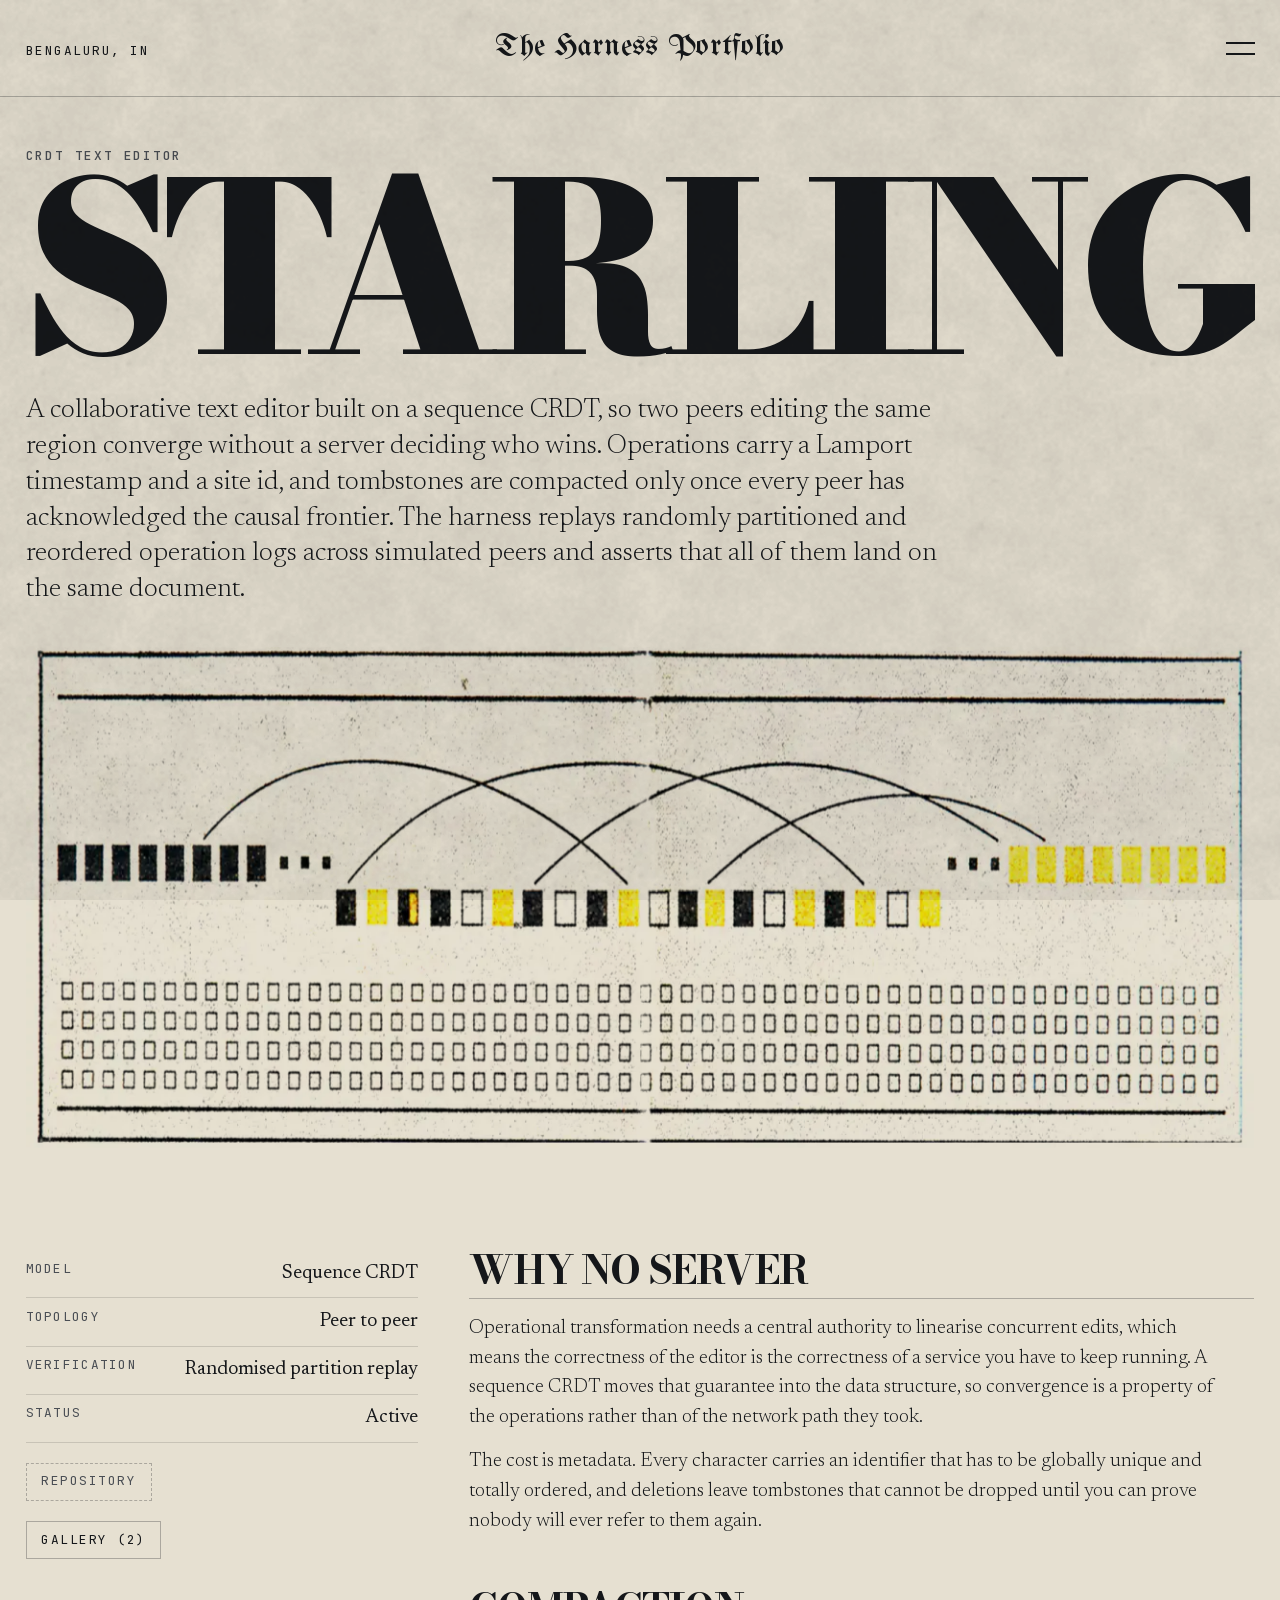
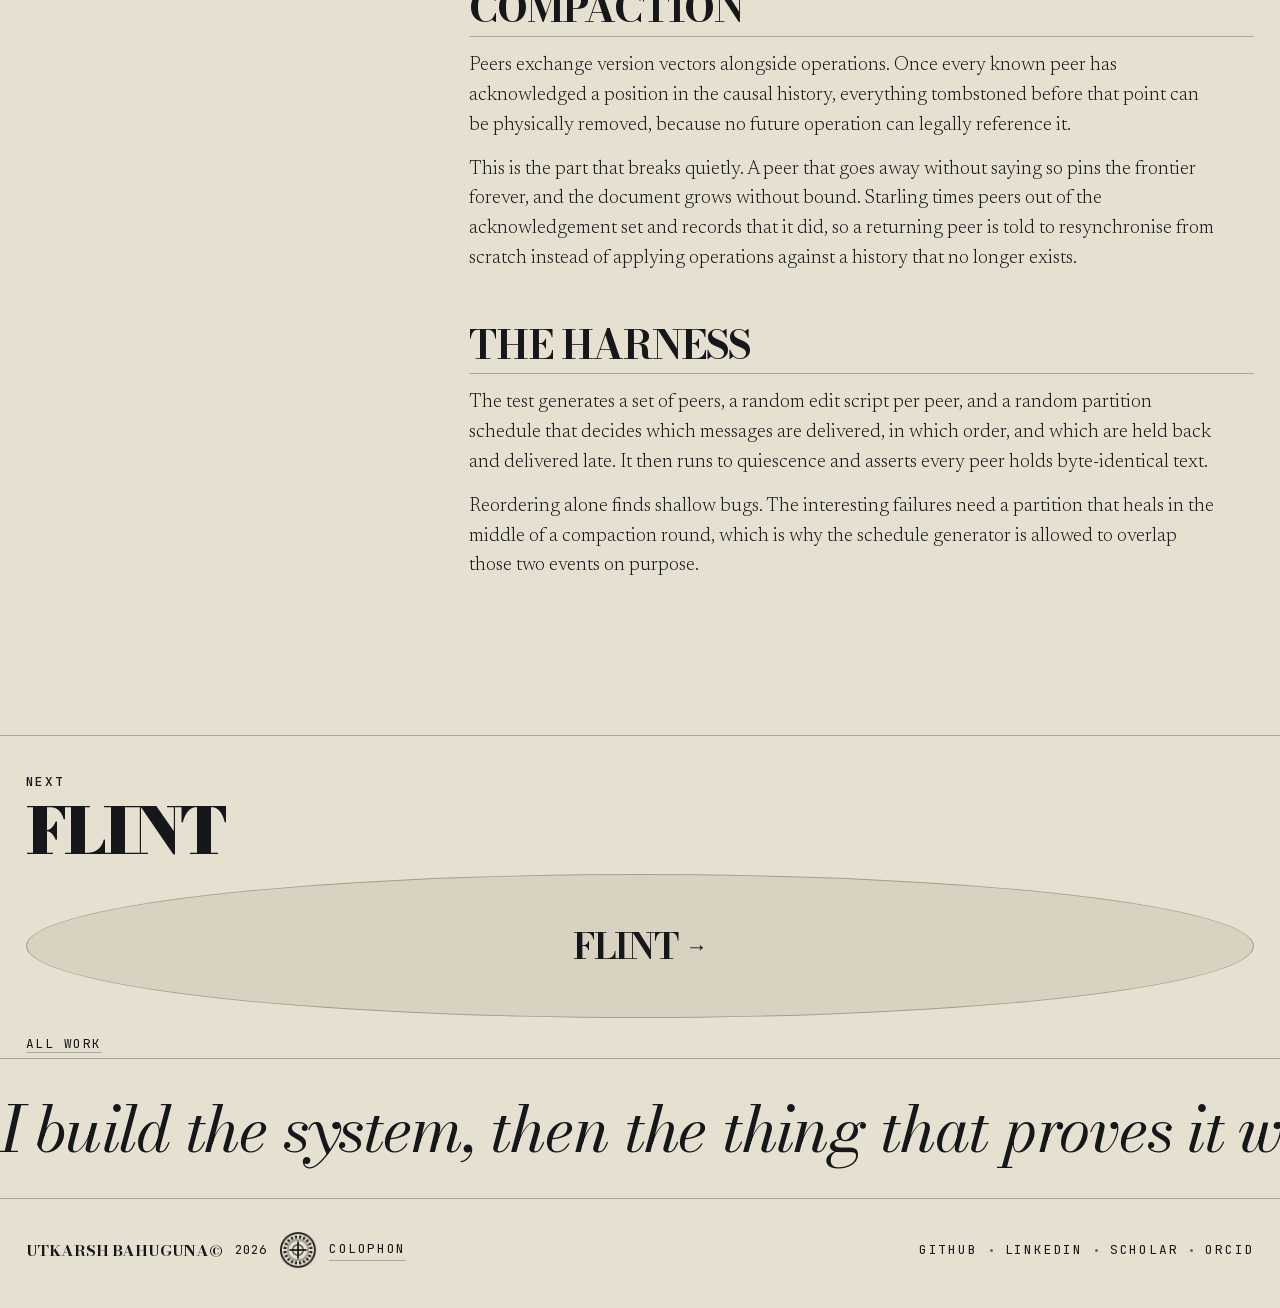
<file: work/starling/index.html>
<!DOCTYPE html><html lang="en" class="bodoni_moda_fea9800b-module___t9ytG__variable bodoni_moda_49b920f5-module__96ow4W__variable newsreader_19a76705-module__pe3p8a__variable jetbrains_mono_57140618-module__JEK3ua__variable unifrakturmaguntia_de403196-module__SjCS9q__variable"><head><meta charSet="utf-8"/><meta name="viewport" content="width=device-width, initial-scale=1"/><link rel="preload" href="/_next/static/media/40a3cd74afdfe30c-s.p.1dczacay52j98.woff2" as="font" crossorigin="" type="font/woff2"/><link rel="preload" href="/_next/static/media/52b5d5098cb87ddd-s.p.3r2y_bth_sjsm.woff2" as="font" crossorigin="" type="font/woff2"/><link rel="preload" href="/_next/static/media/5f402bd2d8eef81a-s.p.40bho2kviej2o.woff2" as="font" crossorigin="" type="font/woff2"/><link rel="preload" href="/_next/static/media/e2d642b99055ff6f-s.p.3d_jy-oqcno8c.woff2" as="font" crossorigin="" type="font/woff2"/><link rel="preload" as="image" imageSrcSet="/placeholders/project-starling-hero-w400.webp 400w, /placeholders/project-starling-hero-w640.webp 640w, /placeholders/project-starling-hero-w900.webp 900w, /placeholders/project-starling-hero-w1280.webp 1280w, /placeholders/project-starling-hero.webp 1599w" imageSizes="92vw" fetchPriority="high"/><link rel="stylesheet" href="/_next/static/chunks/31duy3jhut_j_.css" data-precedence="next"/><link rel="preload" as="script" fetchPriority="low" href="/_next/static/chunks/310vm2bl3xxpt.js"/><script src="/_next/static/chunks/19mx3mg6lkumu.js" async=""></script><script src="/_next/static/chunks/1mh6a-0e61pyc.js" async=""></script><script src="/_next/static/chunks/344n2zhqbh4pn.js" async=""></script><script src="/_next/static/chunks/turbopack-0td869ukh0v94.js" async=""></script><script src="/_next/static/chunks/3fntmmi971322.js" async=""></script><script src="/_next/static/chunks/0g-u_hslfzjsd.js" async=""></script><script src="/_next/static/chunks/2mxr7h33t2ush.js" async=""></script><script src="/_next/static/chunks/0tstnbvp42gvg.js" async=""></script><meta name="theme-color" content="#e6e0d1"/><title>Starling · Utkarsh Bahuguna</title><meta name="description" content="Two peers edit the same line and converge, with no server deciding who wins."/><meta name="author" content="Utkarsh Bahuguna"/><meta property="og:title" content="Starling"/><meta property="og:description" content="Two peers edit the same line and converge, with no server deciding who wins."/><meta property="og:image" content="https://utkarshbahuguna.me/placeholders/project-starling-hero.webp"/><meta property="og:image:width" content="1568"/><meta property="og:image:height" content="640"/><meta property="og:image:alt" content="Printed plate for Starling: two runs of black and yellow cells joined by crossing arcs, above a grid of empty cells."/><meta name="twitter:card" content="summary_large_image"/><meta name="twitter:title" content="Utkarsh Bahuguna · Bengaluru, IN"/><meta name="twitter:description" content="I build systems, then write the harnesses that try to break them."/><meta name="twitter:image" content="https://utkarshbahuguna.me/placeholders/og-cover.png"/><link rel="icon" href="/icon.svg?icon.3ii0vima6olii.svg" sizes="any" type="image/svg+xml"/><meta name="next-size-adjust" content=""/><script>(function(){var d=document.documentElement;d.dataset.js='';var INTRO=true;var reduce=matchMedia('(prefers-reduced-motion: reduce)').matches;d.dataset.motion=reduce?'reduce':'full';try{if(INTRO&&!reduce){d.style.setProperty('--intro-duration','2200ms');d.style.setProperty('--intro-delay','0ms');d.dataset.intro='';d.classList.add('is-scroll-locked');setTimeout(function(){d.removeAttribute('data-intro');d.classList.remove('is-scroll-locked');},2260);}}catch(e){}})();</script><script src="/_next/static/chunks/0cz1d0mv5g_q7.js" noModule=""></script></head><body><div hidden=""><!--$--><!--/$--></div><a class="skip-link" href="#main">Skip to content</a><div class="material-grain" aria-hidden="true" style="background-image:url(/paper.png)"></div><div class="curtain" aria-hidden="true"><svg class="curtain__tear" viewBox="0 0 880 1600" preserveAspectRatio="none" focusable="false"><path d="M202 0L203 3L207 6L211 9L217 12L232 15L252 18L267 21L272 24L270 27L266 30L265 33L264 36L262 39L260 42L258 45L260 48L264 51L266 54L263 57L254 60L244 63L240 66L245 69L254 72L259 75L255 78L245 81L235 84L225 87L217 90L212 93L209 96L208 99L202 102L194 105L189 108L196 111L217 114L243 117L265 120L278 123L284 126L288 129L294 132L303 135L312 138L319 141L321 144L315 147L304 150L297 153L299 156L307 159L315 162L322 165L331 168L346 171L360 174L368 177L370 180L369 183L371 186L374 189L372 192L370 195L371 198L380 201L394 204L408 207L415 210L424 213L434 216L443 219L448 222L445 225L442 228L442 231L449 234L457 237L464 240L466 243L467 246L467 249L466 252L466 255L463 258L460 261L459 264L457 267L452 270L449 273L447 276L451 279L457 282L458 285L449 288L432 291L415 294L404 297L399 300L396 303L396 306L397 309L400 312L405 315L409 318L410 321L409 324L408 327L409 330L414 333L423 336L431 339L434 342L429 345L421 348L416 351L418 354L426 357L435 360L439 363L441 366L445 369L448 372L449 375L445 378L440 381L435 384L433 387L428 390L423 393L420 396L421 399L424 402L427 405L427 408L429 411L431 414L432 417L429 420L419 423L407 426L401 429L404 432L411 435L418 438L418 441L410 444L401 447L397 450L401 453L408 456L414 459L420 462L430 465L443 468L454 471L456 474L456 477L455 480L454 483L448 486L437 489L425 492L417 495L414 498L413 501L412 504L409 507L406 510L403 513L398 516L392 519L386 522L379 525L372 528L358 531L340 534L324 537L316 540L310 543L305 546L304 549L307 552L311 555L316 558L323 561L336 564L353 567L369 570L375 573L370 576L359 579L349 582L346 585L347 588L348 591L345 594L343 597L346 600L349 603L347 606L338 609L329 612L324 615L325 618L329 621L334 624L339 627L345 630L354 633L362 636L366 639L366 642L364 645L361 648L357 651L349 654L340 657L331 660L322 663L310 666L300 669L294 672L295 675L300 678L305 681L304 684L299 687L293 690L291 693L292 696L294 699L296 702L298 705L307 708L320 711L330 714L330 717L323 720L316 723L317 726L329 729L345 732L360 735L369 738L369 741L365 744L361 747L362 750L365 753L368 756L366 759L364 762L364 765L364 768L360 771L354 774L350 777L347 780L348 783L351 786L354 789L355 792L354 795L354 798L354 801L353 804L350 807L348 810L346 813L345 816L337 819L328 822L326 825L333 828L346 831L359 834L363 837L359 840L351 843L347 846L351 849L362 852L374 855L380 858L378 861L374 864L370 867L369 870L365 873L359 876L356 879L358 882L367 885L379 888L386 891L388 894L390 897L391 900L395 903L400 906L405 909L407 912L406 915L401 918L394 921L387 924L377 927L361 930L346 933L337 936L333 939L330 942L326 945L323 948L329 951L336 954L337 957L332 960L327 963L322 966L317 969L312 972L307 975L304 978L298 981L284 984L270 987L263 990L266 993L274 996L281 999L283 1002L279 1005L274 1008L271 1011L277 1014L290 1017L305 1020L317 1023L327 1026L340 1029L353 1032L366 1035L368 1038L365 1041L366 1044L377 1047L388 1050L397 1053L404 1056L414 1059L428 1062L439 1065L444 1068L448 1071L453 1074L457 1077L457 1080L454 1083L451 1086L452 1089L453 1092L453 1095L453 1098L456 1101L465 1104L475 1107L482 1110L483 1113L477 1116L470 1119L465 1122L466 1125L470 1128L474 1131L473 1134L469 1137L465 1140L460 1143L459 1146L464 1149L469 1152L470 1155L468 1158L466 1161L466 1164L466 1167L468 1170L471 1173L473 1176L472 1179L460 1182L446 1185L439 1188L439 1191L439 1194L439 1197L438 1200L443 1203L451 1206L457 1209L457 1212L455 1215L453 1218L453 1221L449 1224L438 1227L426 1230L419 1233L418 1236L420 1239L418 1242L409 1245L393 1248L377 1251L368 1254L369 1257L375 1260L382 1263L386 1266L389 1269L392 1272L395 1275L399 1278L401 1281L403 1284L405 1287L407 1290L407 1293L406 1296L405 1299L402 1302L398 1305L394 1308L394 1311L396 1314L399 1317L401 1320L401 1323L404 1326L407 1329L409 1332L406 1335L402 1338L400 1341L404 1344L413 1347L423 1350L428 1353L426 1356L419 1359L413 1362L413 1365L423 1368L437 1371L448 1374L454 1377L462 1380L471 1383L476 1386L476 1389L472 1392L467 1395L464 1398L459 1401L452 1404L446 1407L438 1410L426 1413L412 1416L404 1419L403 1422L407 1425L411 1428L412 1431L417 1434L424 1437L427 1440L423 1443L418 1446L414 1449L409 1452L404 1455L398 1458L394 1461L393 1464L388 1467L380 1470L377 1473L382 1476L389 1479L396 1482L402 1485L412 1488L428 1491L442 1494L445 1497L442 1500L439 1503L438 1506L439 1509L436 1512L433 1515L433 1518L441 1521L455 1524L467 1527L469 1530L460 1533L446 1536L432 1539L423 1542L411 1545L398 1548L388 1551L382 1554L381 1557L381 1560L379 1563L380 1566L383 1569L390 1572L399 1575L408 1578L417 1581L428 1584L437 1587L444 1590L449 1593L453 1596L453 1600L591 1600L589 1596L584 1593L577 1590L569 1587L558 1584L546 1581L537 1578L528 1575L521 1572L517 1569L517 1566L521 1563L525 1560L527 1557L528 1554L531 1551L537 1548L546 1545L555 1542L564 1539L578 1536L593 1533L602 1530L600 1527L588 1524L575 1521L568 1518L571 1515L578 1512L585 1509L588 1506L593 1503L598 1500L603 1497L601 1494L590 1491L576 1488L569 1485L568 1482L568 1479L570 1476L575 1473L589 1470L606 1467L619 1464L625 1461L632 1458L638 1455L642 1452L646 1449L652 1446L660 1443L668 1440L670 1437L669 1434L668 1431L670 1428L666 1425L662 1422L660 1419L666 1416L676 1413L686 1410L691 1407L696 1404L703 1401L708 1398L713 1395L719 1392L722 1389L720 1386L711 1383L697 1380L683 1377L672 1374L656 1371L640 1368L630 1365L632 1362L641 1359L651 1356L656 1353L653 1350L644 1347L634 1344L630 1341L631 1338L635 1335L638 1332L637 1329L633 1326L627 1323L623 1320L619 1317L613 1314L610 1311L612 1308L620 1305L629 1302L637 1299L641 1296L644 1293L644 1290L641 1287L638 1284L634 1281L630 1278L625 1275L620 1272L614 1269L608 1266L601 1263L591 1260L582 1257L579 1254L585 1251L597 1248L610 1245L616 1242L615 1239L611 1236L609 1233L617 1230L630 1227L642 1224L648 1221L650 1218L651 1215L651 1212L649 1209L640 1206L630 1203L623 1200L622 1197L622 1194L620 1191L619 1188L624 1185L636 1182L647 1179L648 1176L647 1173L646 1170L646 1167L647 1164L648 1161L648 1158L648 1155L643 1152L634 1149L625 1146L621 1143L622 1140L623 1137L623 1134L619 1131L610 1128L601 1125L596 1122L598 1119L604 1116L609 1113L608 1110L599 1107L588 1104L578 1101L574 1098L573 1095L574 1092L573 1089L573 1086L577 1083L579 1080L578 1077L573 1074L567 1071L563 1068L559 1065L549 1062L539 1059L534 1056L533 1053L529 1050L522 1047L513 1044L513 1041L517 1038L516 1035L505 1032L492 1029L480 1026L471 1023L458 1020L442 1017L428 1014L424 1011L427 1008L435 1005L440 1002L439 999L433 996L426 993L425 990L435 987L454 984L476 981L490 978L501 975L513 972L522 969L529 966L535 963L540 960L545 957L544 954L537 951L530 948L530 945L529 942L526 939L523 936L526 933L536 930L549 927L558 924L565 921L572 918L575 915L572 912L563 909L550 906L536 903L525 900L516 897L510 894L504 891L495 888L483 885L474 882L473 879L479 876L486 873L491 870L494 867L500 864L507 861L512 858L509 855L500 852L490 849L485 846L490 843L497 840L502 837L500 834L493 831L485 828L482 825L489 822L500 819L506 816L504 813L502 810L500 807L498 804L495 801L490 798L484 795L477 792L467 789L455 786L443 783L435 780L433 777L436 774L440 771L444 768L444 765L442 762L441 759L438 756L430 753L422 750L416 747L415 744L416 741L414 738L405 735L390 732L374 729L362 726L361 723L368 720L375 717L375 714L365 711L352 708L343 705L341 702L339 699L337 696L336 693L338 690L344 687L349 684L350 681L345 678L340 675L339 672L345 669L356 666L371 663L383 660L393 657L404 654L414 651L422 648L430 645L440 642L448 639L453 636L453 633L452 630L451 627L449 624L446 621L442 618L440 615L444 612L453 609L462 606L463 603L457 600L450 597L449 594L449 591L448 588L450 585L457 582L473 579L490 576L500 573L494 570L477 567L456 564L438 561L427 558L418 555L412 552L408 549L409 546L414 543L420 540L428 537L442 534L458 531L470 528L477 525L483 522L488 519L493 516L494 513L492 510L488 507L484 504L477 501L471 498L469 495L473 492L482 489L493 486L499 483L500 480L501 477L501 474L499 471L488 468L475 465L465 462L459 459L453 456L446 453L442 450L446 447L455 444L463 441L463 438L456 435L449 432L446 429L452 426L467 423L479 420L482 417L481 414L478 411L476 408L475 405L472 402L470 399L471 396L476 393L485 390L494 387L500 384L508 381L517 378L523 375L525 372L523 369L522 366L522 363L521 360L515 357L510 354L510 351L517 348L527 345L533 342L532 339L523 336L512 333L505 330L503 327L502 324L503 321L504 318L504 315L504 312L504 309L505 306L505 303L507 300L511 297L522 294L540 291L557 288L566 285L564 282L555 279L547 276L546 273L547 270L553 267L559 264L569 261L582 258L596 255L607 252L616 249L623 246L628 243L630 240L628 237L624 234L621 231L626 228L634 225L638 222L635 219L626 216L616 213L609 210L604 207L595 204L586 201L582 198L585 195L591 192L593 189L588 186L585 183L582 180L577 177L567 174L551 171L535 168L527 165L522 162L514 159L508 156L506 153L513 150L523 147L529 144L526 141L519 138L511 135L503 132L497 129L493 126L487 123L475 120L453 117L428 114L409 111L403 108L408 105L416 102L423 99L426 96L432 93L441 90L455 87L472 84L488 81L502 78L508 75L505 72L497 69L493 66L498 63L508 60L518 57L521 54L518 51L514 48L511 45L511 42L512 39L513 36L513 33L515 30L518 27L520 24L515 21L498 18L476 15L458 12L448 9L441 6L435 3L433 0Z" fill="var(--curtain-fibre)"></path><path d="M282 0L284 3L287 6L291 9L297 12L311 15L329 18L342 21L344 24L339 27L332 30L327 33L324 36L319 39L314 42L310 45L310 48L312 51L312 54L308 57L298 60L287 63L283 66L288 69L298 72L303 75L300 78L290 81L280 84L270 87L262 90L257 93L255 96L254 99L249 102L242 105L239 108L246 111L267 114L294 117L316 120L329 123L335 126L340 129L346 132L355 135L364 138L372 141L376 144L371 147L362 150L356 153L359 156L367 159L377 162L384 165L394 168L411 171L427 174L436 177L439 180L440 183L443 186L447 189L445 192L441 195L440 198L447 201L458 204L469 207L475 210L482 213L491 216L498 219L501 222L497 225L491 228L489 231L493 234L500 237L504 240L505 243L504 246L502 249L499 252L496 255L491 258L486 261L484 264L481 267L477 270L475 273L475 276L481 279L489 282L491 285L483 288L468 291L451 294L441 297L437 300L435 303L436 306L436 309L439 312L442 315L444 318L444 321L442 324L440 327L440 330L444 333L452 336L459 339L459 342L451 345L441 348L434 351L433 354L439 357L446 360L448 363L449 366L451 369L454 372L454 375L450 378L444 381L439 384L437 387L432 390L426 393L423 396L424 399L427 402L430 405L430 408L432 411L434 414L435 417L432 420L422 423L410 426L404 429L407 432L414 435L420 438L421 441L413 444L404 447L400 450L404 453L410 456L417 459L422 462L432 465L445 468L455 471L457 474L457 477L457 480L455 483L449 486L438 489L426 492L418 495L415 498L414 501L413 504L410 507L407 510L404 513L399 516L393 519L387 522L380 525L373 528L359 531L341 534L325 537L317 540L311 543L306 546L305 549L308 552L312 555L317 558L324 561L337 564L354 567L370 570L377 573L372 576L361 579L352 582L349 585L351 588L352 591L350 594L349 597L353 600L357 603L355 606L348 609L339 612L335 615L337 618L341 621L347 624L351 627L357 630L365 633L373 636L376 639L376 642L373 645L371 648L367 651L360 654L351 657L343 660L334 663L323 666L313 669L308 672L309 675L315 678L320 681L320 684L315 687L310 690L308 693L309 696L311 699L312 702L314 705L323 708L335 711L344 714L343 717L336 720L328 723L329 726L340 729L355 732L370 735L378 738L378 741L374 744L371 747L372 750L376 753L379 756L378 759L377 762L377 765L376 768L372 771L366 774L362 777L359 780L360 783L364 786L367 789L368 792L368 795L368 798L367 801L366 804L363 807L360 810L359 813L358 816L350 819L341 822L339 825L347 828L362 831L375 834L381 837L379 840L374 843L372 846L378 849L392 852L406 855L413 858L413 861L410 864L408 867L407 870L404 873L399 876L395 879L397 882L406 885L418 888L425 891L428 894L430 897L433 900L437 903L444 906L449 909L452 912L450 915L444 918L435 921L427 924L415 927L399 930L383 933L375 936L371 939L368 942L365 945L363 948L369 951L377 954L378 957L373 960L369 963L364 966L359 969L353 972L348 975L343 978L336 981L321 984L306 987L299 990L302 993L310 996L317 999L319 1002L315 1005L309 1008L307 1011L312 1014L325 1017L341 1020L353 1023L363 1026L376 1029L390 1032L402 1035L405 1038L402 1041L403 1044L414 1047L424 1050L433 1053L439 1056L447 1059L460 1062L471 1065L476 1068L480 1071L485 1074L489 1077L490 1080L487 1083L485 1086L485 1089L486 1092L486 1095L486 1098L490 1101L499 1104L510 1107L517 1110L519 1113L513 1116L506 1119L502 1122L504 1125L510 1128L516 1131L516 1134L513 1137L508 1140L504 1143L502 1146L506 1149L509 1152L508 1155L502 1158L498 1161L494 1164L490 1167L488 1170L487 1173L486 1176L482 1179L467 1182L451 1185L442 1188L440 1191L439 1194L439 1197L439 1200L444 1203L453 1206L459 1209L460 1212L459 1215L459 1218L460 1221L457 1224L448 1227L437 1230L431 1233L432 1236L435 1239L435 1242L427 1245L412 1248L397 1251L390 1254L391 1257L398 1260L405 1263L410 1266L415 1269L420 1272L425 1275L431 1278L437 1281L442 1284L448 1287L452 1290L455 1293L458 1296L459 1299L458 1302L455 1305L452 1308L453 1311L458 1314L463 1317L466 1320L468 1323L471 1326L475 1329L477 1332L475 1335L471 1338L470 1341L475 1344L484 1347L495 1350L500 1353L498 1356L491 1359L484 1362L484 1365L494 1368L509 1371L523 1374L531 1377L541 1380L552 1383L558 1386L559 1389L554 1392L546 1395L540 1398L531 1401L521 1404L510 1407L499 1410L482 1413L464 1416L450 1419L445 1422L443 1425L442 1428L439 1431L439 1434L442 1437L442 1440L436 1443L430 1446L424 1449L420 1452L416 1455L412 1458L409 1461L410 1464L406 1467L401 1470L399 1473L405 1476L414 1479L422 1482L429 1485L441 1488L459 1491L474 1494L479 1497L477 1500L475 1503L474 1506L474 1509L471 1512L466 1515L465 1518L472 1521L485 1524L496 1527L497 1530L486 1533L470 1536L455 1539L444 1542L431 1545L417 1548L405 1551L398 1554L395 1557L393 1560L391 1563L390 1566L392 1569L398 1572L407 1575L416 1578L426 1581L437 1584L448 1587L455 1590L461 1593L467 1596L469 1600L477 1600L470 1596L462 1593L455 1590L448 1587L437 1584L426 1581L416 1578L407 1575L399 1572L398 1569L402 1566L409 1563L418 1560L426 1557L432 1554L441 1551L451 1548L462 1545L472 1542L479 1539L491 1536L503 1533L510 1530L505 1527L492 1524L477 1521L470 1518L472 1515L479 1512L486 1509L489 1506L495 1503L502 1500L507 1497L506 1494L494 1491L477 1488L466 1485L458 1482L450 1479L442 1476L436 1473L438 1470L444 1467L447 1464L446 1461L448 1458L453 1455L458 1452L463 1449L470 1446L479 1443L489 1440L492 1437L492 1434L494 1431L499 1428L500 1425L498 1422L498 1419L504 1416L513 1413L521 1410L524 1407L526 1404L531 1401L540 1398L546 1395L554 1392L559 1389L565 1386L567 1383L565 1380L563 1377L562 1374L554 1371L544 1368L536 1365L536 1362L540 1359L543 1356L539 1353L526 1350L508 1347L491 1344L479 1341L475 1338L475 1335L477 1332L477 1329L477 1326L479 1323L482 1320L485 1317L486 1314L487 1311L491 1308L497 1305L502 1302L504 1299L503 1296L500 1293L495 1290L489 1287L482 1284L475 1281L469 1278L462 1275L455 1272L449 1269L443 1266L435 1263L425 1260L415 1257L410 1254L415 1251L427 1248L439 1245L446 1242L446 1239L444 1236L445 1233L454 1230L469 1227L483 1224L490 1221L493 1218L496 1215L499 1212L498 1209L490 1206L479 1203L469 1200L465 1197L461 1194L457 1191L455 1188L460 1185L473 1182L486 1179L491 1176L495 1173L500 1170L508 1167L517 1164L528 1161L539 1158L550 1155L554 1152L552 1149L548 1146L545 1143L543 1140L540 1137L533 1134L524 1131L510 1128L504 1125L502 1122L506 1119L513 1116L519 1113L517 1110L510 1107L499 1104L490 1101L486 1098L486 1095L488 1092L488 1089L489 1086L492 1083L496 1080L499 1077L498 1074L497 1071L497 1068L496 1065L489 1062L481 1059L475 1056L471 1053L464 1050L455 1047L445 1044L443 1041L446 1038L444 1035L432 1032L418 1029L405 1026L395 1023L383 1020L366 1017L352 1014L346 1011L348 1008L353 1005L357 1002L354 999L347 996L339 993L336 990L341 987L354 984L366 981L369 978L369 975L369 972L369 969L370 966L372 963L376 960L379 957L377 954L369 951L363 948L365 945L368 942L371 939L375 936L383 933L399 930L415 927L427 924L435 921L444 918L457 915L465 912L467 909L465 906L461 903L457 900L452 897L448 894L443 891L434 888L420 885L408 882L404 879L406 876L409 873L411 870L411 867L415 864L420 861L422 858L418 855L407 852L397 849L393 846L398 843L404 840L407 837L402 834L390 831L378 828L373 825L378 822L389 819L398 816L400 813L402 810L404 807L405 804L403 801L400 798L395 795L390 792L384 789L377 786L370 783L366 780L367 777L371 774L377 771L381 768L381 765L380 762L382 759L382 756L378 753L374 750L372 747L375 744L379 741L379 738L370 735L355 732L340 729L329 726L328 723L336 720L343 717L344 714L335 711L323 708L314 705L312 702L311 699L312 696L312 693L316 690L323 687L329 684L329 681L324 678L317 675L313 672L316 669L324 666L334 663L343 660L351 657L360 654L367 651L371 648L373 645L376 642L376 639L373 636L365 633L357 630L351 627L347 624L341 621L337 618L335 615L339 612L348 609L355 606L357 603L353 600L350 597L351 594L353 591L352 588L350 585L352 582L361 579L372 576L377 573L370 570L354 567L337 564L324 561L317 558L312 555L308 552L305 549L306 546L311 543L317 540L325 537L341 534L359 531L373 528L380 525L387 522L394 519L404 516L412 513L418 510L422 507L427 504L428 501L428 498L430 495L438 492L449 489L460 486L467 483L469 480L470 477L471 474L469 471L459 468L446 465L437 462L430 459L423 456L416 453L411 450L414 447L422 444L429 441L429 438L422 435L415 432L412 429L418 426L431 423L442 420L445 417L444 414L442 411L440 408L440 405L437 402L434 399L432 396L434 393L439 390L442 387L442 384L445 381L450 378L454 375L454 372L451 369L449 366L448 363L446 360L439 357L433 354L434 351L441 348L451 345L459 342L459 339L452 336L444 333L440 330L440 327L442 324L445 321L446 318L445 315L442 312L440 309L440 306L440 303L443 300L449 297L461 294L479 291L496 288L505 285L503 282L496 279L489 276L489 273L492 270L498 267L502 264L508 261L517 258L525 255L532 252L537 249L540 246L539 243L533 240L521 237L506 234L493 231L491 228L497 225L501 222L498 219L491 216L482 213L475 210L469 207L458 204L452 201L455 198L465 195L477 192L484 189L481 186L479 183L480 180L480 177L475 174L463 171L452 168L446 165L444 162L437 159L431 156L427 153L428 150L430 147L425 144L410 141L391 138L372 135L353 132L340 129L335 126L329 123L316 120L294 117L272 114L258 111L257 108L267 105L281 102L290 99L295 96L299 93L305 90L314 87L326 84L338 81L348 78L353 75L348 72L340 69L335 66L340 63L349 60L355 57L353 54L344 51L332 48L323 45L317 42L319 39L324 36L327 33L332 30L339 27L344 24L345 21L343 18L337 15L334 12L338 9L341 6L343 3L343 0Z" fill="var(--curtain-fleck)"></path><path class="curtain__lift" d="M0 0L202 0L203 3L207 6L211 9L217 12L232 15L252 18L267 21L272 24L270 27L266 30L265 33L264 36L262 39L260 42L258 45L260 48L264 51L266 54L263 57L254 60L244 63L240 66L245 69L254 72L259 75L255 78L245 81L235 84L225 87L217 90L212 93L209 96L208 99L202 102L194 105L189 108L196 111L217 114L243 117L265 120L278 123L284 126L288 129L294 132L303 135L312 138L319 141L321 144L315 147L304 150L297 153L299 156L307 159L315 162L322 165L331 168L346 171L360 174L368 177L370 180L369 183L371 186L374 189L372 192L370 195L371 198L380 201L394 204L408 207L415 210L424 213L434 216L443 219L448 222L445 225L442 228L442 231L449 234L457 237L464 240L466 243L467 246L467 249L466 252L466 255L463 258L460 261L459 264L457 267L452 270L449 273L447 276L451 279L457 282L458 285L449 288L432 291L415 294L404 297L399 300L396 303L396 306L397 309L400 312L405 315L409 318L410 321L409 324L408 327L409 330L414 333L423 336L431 339L434 342L429 345L421 348L416 351L418 354L426 357L435 360L439 363L441 366L445 369L448 372L449 375L445 378L440 381L435 384L433 387L428 390L423 393L420 396L421 399L424 402L427 405L427 408L429 411L431 414L432 417L429 420L419 423L407 426L401 429L404 432L411 435L418 438L418 441L410 444L401 447L397 450L401 453L408 456L414 459L420 462L430 465L443 468L454 471L456 474L456 477L455 480L454 483L448 486L437 489L425 492L417 495L414 498L413 501L412 504L409 507L406 510L403 513L398 516L392 519L386 522L379 525L372 528L358 531L340 534L324 537L316 540L310 543L305 546L304 549L307 552L311 555L316 558L323 561L336 564L353 567L369 570L375 573L370 576L359 579L349 582L346 585L347 588L348 591L345 594L343 597L346 600L349 603L347 606L338 609L329 612L324 615L325 618L329 621L334 624L339 627L345 630L354 633L362 636L366 639L366 642L364 645L361 648L357 651L349 654L340 657L331 660L322 663L310 666L300 669L294 672L295 675L300 678L305 681L304 684L299 687L293 690L291 693L292 696L294 699L296 702L298 705L307 708L320 711L330 714L330 717L323 720L316 723L317 726L329 729L345 732L360 735L369 738L369 741L365 744L361 747L362 750L365 753L368 756L366 759L364 762L364 765L364 768L360 771L354 774L350 777L347 780L348 783L351 786L354 789L355 792L354 795L354 798L354 801L353 804L350 807L348 810L346 813L345 816L337 819L328 822L326 825L333 828L346 831L359 834L363 837L359 840L351 843L347 846L351 849L362 852L374 855L380 858L378 861L374 864L370 867L369 870L365 873L359 876L356 879L358 882L367 885L379 888L386 891L388 894L390 897L391 900L395 903L400 906L405 909L407 912L406 915L401 918L394 921L387 924L377 927L361 930L346 933L337 936L333 939L330 942L326 945L323 948L329 951L336 954L337 957L332 960L327 963L322 966L317 969L312 972L307 975L304 978L298 981L284 984L270 987L263 990L266 993L274 996L281 999L283 1002L279 1005L274 1008L271 1011L277 1014L290 1017L305 1020L317 1023L327 1026L340 1029L353 1032L366 1035L368 1038L365 1041L366 1044L377 1047L388 1050L397 1053L404 1056L414 1059L428 1062L439 1065L444 1068L448 1071L453 1074L457 1077L457 1080L454 1083L451 1086L452 1089L453 1092L453 1095L453 1098L456 1101L465 1104L475 1107L482 1110L483 1113L477 1116L470 1119L465 1122L466 1125L470 1128L474 1131L473 1134L469 1137L465 1140L460 1143L459 1146L464 1149L469 1152L470 1155L468 1158L466 1161L466 1164L466 1167L468 1170L471 1173L473 1176L472 1179L460 1182L446 1185L439 1188L439 1191L439 1194L439 1197L438 1200L443 1203L451 1206L457 1209L457 1212L455 1215L453 1218L453 1221L449 1224L438 1227L426 1230L419 1233L418 1236L420 1239L418 1242L409 1245L393 1248L377 1251L368 1254L369 1257L375 1260L382 1263L386 1266L389 1269L392 1272L395 1275L399 1278L401 1281L403 1284L405 1287L407 1290L407 1293L406 1296L405 1299L402 1302L398 1305L394 1308L394 1311L396 1314L399 1317L401 1320L401 1323L404 1326L407 1329L409 1332L406 1335L402 1338L400 1341L404 1344L413 1347L423 1350L428 1353L426 1356L419 1359L413 1362L413 1365L423 1368L437 1371L448 1374L454 1377L462 1380L471 1383L476 1386L476 1389L472 1392L467 1395L464 1398L459 1401L452 1404L446 1407L438 1410L426 1413L412 1416L404 1419L403 1422L407 1425L411 1428L412 1431L417 1434L424 1437L427 1440L423 1443L418 1446L414 1449L409 1452L404 1455L398 1458L394 1461L393 1464L388 1467L380 1470L377 1473L382 1476L389 1479L396 1482L402 1485L412 1488L428 1491L442 1494L445 1497L442 1500L439 1503L438 1506L439 1509L436 1512L433 1515L433 1518L441 1521L455 1524L467 1527L469 1530L460 1533L446 1536L432 1539L423 1542L411 1545L398 1548L388 1551L382 1554L381 1557L381 1560L379 1563L380 1566L383 1569L390 1572L399 1575L408 1578L417 1581L428 1584L437 1587L444 1590L449 1593L453 1596L453 1600L0 1600Z" fill="var(--curtain-color)" stroke="var(--curtain-shadow)"></path></svg></div><div class="intro-backdrop" aria-hidden="true"></div><div class="shell"><header class="nav"><div class="nav-inner"><div class="nav-row"><div class="nav-block nav-block--l"><button type="button" class="n-text" aria-pressed="false">Bengaluru, IN<span class="sr-only">. Toggles paper mode, which desaturates every image on the page.</span></button></div><a class="nav-head" href="/">The Harness Portfolio</a><div class="nav-block nav-block--r"><button type="button" class="nav-link" aria-expanded="false" aria-controls="site-menu"><span class="nav-lines" aria-hidden="true"><span class="nav-line up"></span><span class="nav-line bottom"></span></span><span class="sr-only">Open menu</span></button></div></div></div><div id="site-menu" class="menu" hidden="" data-open="false" role="dialog" aria-modal="true" aria-label="Site menu"><nav class="menu-w" aria-label="Primary"><a class="menu-link" href="/"><span class="mask"><span class="menu-title t-display">Index</span></span><span class="m-active" data-current="false" aria-hidden="true"></span></a><a class="menu-link" aria-current="page" href="/work/"><span class="mask"><span class="menu-title t-display">Work</span></span><span class="m-active" data-current="true" aria-hidden="true"></span></a><a class="menu-link" href="/research/"><span class="mask"><span class="menu-title t-display">Research</span></span><span class="m-active" data-current="false" aria-hidden="true"></span></a></nav><ul class="menu-socials f-block"><li><a class="f-li" href="https://github.com/u7k4rs6" target="_blank" rel="noopener noreferrer">GitHub</a></li><li><span class="f-li-dot" aria-hidden="true"></span><a class="f-li" href="https://linkedin.com/in/utkarshbahuguna666" target="_blank" rel="noopener noreferrer">LinkedIn</a></li><li><span class="f-li-dot" aria-hidden="true"></span><a class="f-li" href="https://scholar.google.com/citations?user=0ZYBsyoAAAAJ" target="_blank" rel="noopener noreferrer">Scholar</a></li><li><span class="f-li-dot" aria-hidden="true"></span><a class="f-li" href="https://orcid.org/0009-0004-0034-824X" target="_blank" rel="noopener noreferrer">ORCID</a></li></ul></div></header><main id="main"><article class="detail"><header class="detail__head wrap"><p class="t-eyebrow detail__kicker">CRDT text editor</p><h1 class="fit detail__display"><span class="mask" data-reveal="line"><span class="fit-text detail__title" data-fit-max="420" data-fit-min="14" data-fit-fill="0.998" style="--chars:8">Starling</span></span></h1><p class="detail__summary" data-reveal="rise">A collaborative text editor built on a sequence CRDT, so two peers editing the same region converge without a server deciding who wins. Operations carry a Lamport timestamp and a site id, and tombstones are compacted only once every peer has acknowledged the causal frontier. The harness replays randomly partitioned and reordered operation logs across simulated peers and asserts that all of them land on the same document.</p></header><div class="detail__heroWrap"><figure class="plate detail__hero"><img src="/placeholders/project-starling-hero.webp" alt="Printed plate for Starling: two runs of black and yellow cells joined by crossing arcs, above a grid of empty cells." width="1568" height="640" data-blend="multiply" srcSet="/placeholders/project-starling-hero-w400.webp 400w, /placeholders/project-starling-hero-w640.webp 640w, /placeholders/project-starling-hero-w900.webp 900w, /placeholders/project-starling-hero-w1280.webp 1280w, /placeholders/project-starling-hero.webp 1599w" sizes="92vw" loading="eager" fetchPriority="high" decoding="async"/></figure></div><div class="detail__body wrap"><aside class="detail__facts" aria-label="Project facts"><dl><div class="detail__fact" data-reveal="fade"><dt>Model</dt><dd>Sequence CRDT</dd></div><div class="detail__fact" data-reveal="fade"><dt>Topology</dt><dd>Peer to peer</dd></div><div class="detail__fact" data-reveal="fade"><dt>Verification</dt><dd>Randomised partition replay</dd></div><div class="detail__fact" data-reveal="fade"><dt>Status</dt><dd>Active</dd></div></dl><ul class="detail__links"><li><span class="detail__linkPending">Repository<span class="sr-only">. URL not published yet.</span></span></li></ul><button type="button" class="gallery__trigger" aria-expanded="false" aria-controls="gallery-starling">Gallery<span aria-hidden="true"> (<!-- -->2<!-- -->)</span></button></aside><div class="detail__prose"><section class="detail__section"><h2 class="detail__heading" data-reveal="fade">Why no server</h2><p class="detail__para" data-reveal="fade">Operational transformation needs a central authority to linearise concurrent edits, which means the correctness of the editor is the correctness of a service you have to keep running. A sequence CRDT moves that guarantee into the data structure, so convergence is a property of the operations rather than of the network path they took.</p><p class="detail__para" data-reveal="fade">The cost is metadata. Every character carries an identifier that has to be globally unique and totally ordered, and deletions leave tombstones that cannot be dropped until you can prove nobody will ever refer to them again.</p></section><section class="detail__section"><h2 class="detail__heading" data-reveal="fade">Compaction</h2><p class="detail__para" data-reveal="fade">Peers exchange version vectors alongside operations. Once every known peer has acknowledged a position in the causal history, everything tombstoned before that point can be physically removed, because no future operation can legally reference it.</p><p class="detail__para" data-reveal="fade">This is the part that breaks quietly. A peer that goes away without saying so pins the frontier forever, and the document grows without bound. Starling times peers out of the acknowledgement set and records that it did, so a returning peer is told to resynchronise from scratch instead of applying operations against a history that no longer exists.</p></section><section class="detail__section"><h2 class="detail__heading" data-reveal="fade">The harness</h2><p class="detail__para" data-reveal="fade">The test generates a set of peers, a random edit script per peer, and a random partition schedule that decides which messages are delivered, in which order, and which are held back and delivered late. It then runs to quiescence and asserts every peer holds byte-identical text.</p><p class="detail__para" data-reveal="fade">Reordering alone finds shallow bugs. The interesting failures need a partition that heals in the middle of a compaction round, which is why the schedule generator is allowed to overlap those two events on purpose.</p></section></div></div><div class="detail__next wrap"><p class="t-eyebrow">Next</p><p class="detail__nextName">Flint</p><a class="cta-ellipse" href="/work/flint/"><span class="cta-ellipse__text">Flint</span><span class="cta-ellipse__arrow" aria-hidden="true">→</span></a><p class="detail__back"><a href="/work/">All work</a></p></div></article><!--$--><!--/$--></main><footer class="footer"><div class="marquee"><div class="marquee__inner" style="--marquee-chars:380"><div class="marquee__copy"><span class="marquee__unit"><span class="marquee__phrase">I build the system, then the thing that proves it wrong</span><span class="marquee__slab">Build, Break, Prove</span></span><span class="marquee__unit"><span class="marquee__phrase">A bug that only appears sometimes has not been found</span><span class="marquee__slab">Same seed, same crash</span></span><span class="marquee__unit"><span class="marquee__phrase">The harness is not scaffolding, it is the deliverable</span><span class="marquee__slab">The Harness</span></span><span class="marquee__unit"><span class="marquee__phrase">Deterministic enough to hand to somebody else</span><span class="marquee__slab">Reproducible</span></span><span class="marquee__unit"><span class="marquee__phrase">Worth exactly what the adversary failed to break</span><span class="marquee__slab">Falsifiable</span></span><span class="marquee__unit"><span class="marquee__phrase">Order books, kernels, CRDTs, inference engines</span><span class="marquee__slab">Systems</span></span></div><div class="marquee__copy" aria-hidden="true"><span class="marquee__unit"><span class="marquee__phrase">I build the system, then the thing that proves it wrong</span><span class="marquee__slab">Build, Break, Prove</span></span><span class="marquee__unit"><span class="marquee__phrase">A bug that only appears sometimes has not been found</span><span class="marquee__slab">Same seed, same crash</span></span><span class="marquee__unit"><span class="marquee__phrase">The harness is not scaffolding, it is the deliverable</span><span class="marquee__slab">The Harness</span></span><span class="marquee__unit"><span class="marquee__phrase">Deterministic enough to hand to somebody else</span><span class="marquee__slab">Reproducible</span></span><span class="marquee__unit"><span class="marquee__phrase">Worth exactly what the adversary failed to break</span><span class="marquee__slab">Falsifiable</span></span><span class="marquee__unit"><span class="marquee__phrase">Order books, kernels, CRDTs, inference engines</span><span class="marquee__slab">Systems</span></span></div><div class="marquee__copy" aria-hidden="true"><span class="marquee__unit"><span class="marquee__phrase">I build the system, then the thing that proves it wrong</span><span class="marquee__slab">Build, Break, Prove</span></span><span class="marquee__unit"><span class="marquee__phrase">A bug that only appears sometimes has not been found</span><span class="marquee__slab">Same seed, same crash</span></span><span class="marquee__unit"><span class="marquee__phrase">The harness is not scaffolding, it is the deliverable</span><span class="marquee__slab">The Harness</span></span><span class="marquee__unit"><span class="marquee__phrase">Deterministic enough to hand to somebody else</span><span class="marquee__slab">Reproducible</span></span><span class="marquee__unit"><span class="marquee__phrase">Worth exactly what the adversary failed to break</span><span class="marquee__slab">Falsifiable</span></span><span class="marquee__unit"><span class="marquee__phrase">Order books, kernels, CRDTs, inference engines</span><span class="marquee__slab">Systems</span></span></div></div><div class="marquee__static"><p class="marquee__staticPhrase">Build something that has to be right</p><ul class="marquee__staticLines"><li><span class="marquee__staticLine">I build the system, then the thing that proves it wrong</span><span class="marquee__slab">Build, Break, Prove</span></li><li><span class="marquee__staticLine">A bug that only appears sometimes has not been found</span><span class="marquee__slab">Same seed, same crash</span></li><li><span class="marquee__staticLine">The harness is not scaffolding, it is the deliverable</span><span class="marquee__slab">The Harness</span></li><li><span class="marquee__staticLine">Deterministic enough to hand to somebody else</span><span class="marquee__slab">Reproducible</span></li><li><span class="marquee__staticLine">Worth exactly what the adversary failed to break</span><span class="marquee__slab">Falsifiable</span></li><li><span class="marquee__staticLine">Order books, kernels, CRDTs, inference engines</span><span class="marquee__slab">Systems</span></li></ul></div></div><div class="footer__info wrap"><div class="footer__col"><span class="footer__mark">Utkarsh Bahuguna<!-- -->©</span><span class="footer__year">2026</span><img class="footer__seal" src="/placeholders/seal-mark.webp" alt="Colophon seal: a printer’s registration target, a crosshair and centre dot inside a notched bezel and a heavy outer ring." width="320" height="320" loading="lazy" decoding="async"/><a class="footer__colophon" href="/colophon/">Colophon</a></div><ul class="footer__socials"><li><a class="f-li" href="https://github.com/u7k4rs6" target="_blank" rel="noopener noreferrer">GitHub</a></li><li><span class="f-li-dot" aria-hidden="true"></span><a class="f-li" href="https://linkedin.com/in/utkarshbahuguna666" target="_blank" rel="noopener noreferrer">LinkedIn</a></li><li><span class="f-li-dot" aria-hidden="true"></span><a class="f-li" href="https://scholar.google.com/citations?user=0ZYBsyoAAAAJ" target="_blank" rel="noopener noreferrer">Scholar</a></li><li><span class="f-li-dot" aria-hidden="true"></span><a class="f-li" href="https://orcid.org/0009-0004-0034-824X" target="_blank" rel="noopener noreferrer">ORCID</a></li></ul></div><p class="sr-only">Utkarsh Bahuguna<!-- -->, <!-- -->Bengaluru, IN<!-- -->. <!-- -->CS undergraduate, BITS Pilani<!-- -->.</p></footer></div><script>(function(){try{
var e=document.querySelectorAll('.fit-text');if(!e.length)return;var i,a=[],m=[];
for(i=0;i<e.length;i++){e[i].style.fontSize='100px'}
for(i=0;i<e.length;i++){a[i]=e[i].parentElement?e[i].parentElement.clientWidth:0;m[i]=e[i].offsetWidth}
for(i=0;i<e.length;i++){var d=e[i].dataset,f=parseFloat(d.fitFill||'0.998'),
x=parseFloat(d.fitMax||'460'),n=parseFloat(d.fitMin||'14');
e[i].style.fontSize=(a[i]>0&&m[i]>0)?Math.floor(Math.min(Math.max(a[i]*f*100/m[i],n),x))+'px':''}
}catch(_){}})();
(function(){try{
var d=document.documentElement;if(!d.hasAttribute('data-intro'))return;
var s=document.querySelector('.shell'),L=(s?s.clientHeight:innerHeight)+innerHeight*0.25,
r=document.querySelectorAll('[data-reveal]'),i;
for(i=0;i<r.length;i++){var t=0,p=r[i];while(p){t+=p.offsetTop;p=p.offsetParent}
if(t<L)r[i].setAttribute('data-settled','')}
}catch(_){}})();</script><script src="/_next/static/chunks/310vm2bl3xxpt.js" id="_R_" async=""></script><script>(self.__next_f=self.__next_f||[]).push([0])</script><script>self.__next_f.push([1,"1:\"$Sreact.fragment\"\n2:I[47420,[\"/_next/static/chunks/3fntmmi971322.js\",\"/_next/static/chunks/0g-u_hslfzjsd.js\",\"/_next/static/chunks/2mxr7h33t2ush.js\"],\"default\"]\n3:I[4532,[\"/_next/static/chunks/3fntmmi971322.js\",\"/_next/static/chunks/0g-u_hslfzjsd.js\",\"/_next/static/chunks/2mxr7h33t2ush.js\"],\"default\"]\n4:I[74546,[\"/_next/static/chunks/3fntmmi971322.js\",\"/_next/static/chunks/0g-u_hslfzjsd.js\",\"/_next/static/chunks/2mxr7h33t2ush.js\"],\"default\"]\n5:I[66357,[\"/_next/static/chunks/3fntmmi971322.js\",\"/_next/static/chunks/0g-u_hslfzjsd.js\",\"/_next/static/chunks/2mxr7h33t2ush.js\"],\"default\"]\n6:I[38025,[\"/_next/static/chunks/3fntmmi971322.js\",\"/_next/static/chunks/0g-u_hslfzjsd.js\",\"/_next/static/chunks/2mxr7h33t2ush.js\"],\"default\"]\n7:I[42724,[\"/_next/static/chunks/3fntmmi971322.js\",\"/_next/static/chunks/0g-u_hslfzjsd.js\",\"/_next/static/chunks/2mxr7h33t2ush.js\"],\"default\"]\n8:I[39756,[\"/_next/static/chunks/3fntmmi971322.js\",\"/_next/static/chunks/0g-u_hslfzjsd.js\",\"/_next/static/chunks/2mxr7h33t2ush.js\"],\"default\"]\n9:I[37457,[\"/_next/static/chunks/3fntmmi971322.js\",\"/_next/static/chunks/0g-u_hslfzjsd.js\",\"/_next/static/chunks/2mxr7h33t2ush.js\"],\"default\"]\na:I[59095,[\"/_next/static/chunks/3fntmmi971322.js\",\"/_next/static/chunks/0g-u_hslfzjsd.js\",\"/_next/static/chunks/2mxr7h33t2ush.js\",\"/_next/static/chunks/0tstnbvp42gvg.js\"],\"default\"]\nb:I[10414,[\"/_next/static/chunks/3fntmmi971322.js\",\"/_next/static/chunks/0g-u_hslfzjsd.js\",\"/_next/static/chunks/2mxr7h33t2ush.js\",\"/_next/static/chunks/0tstnbvp42gvg.js\"],\"default\"]\nc:I[22016,[\"/_next/static/chunks/3fntmmi971322.js\",\"/_next/static/chunks/0g-u_hslfzjsd.js\",\"/_next/static/chunks/2mxr7h33t2ush.js\",\"/_next/static/chunks/0tstnbvp42gvg.js\"],\"\"]\n1a:I[68027,[\"/_next/static/chunks/3fntmmi971322.js\",\"/_next/static/chunks/0g-u_hslfzjsd.js\",\"/_next/static/chunks/2mxr7h33t2ush.js\"],\"default\",1]\n:HL[\"/_next/static/chunks/31duy3jhut_j_.css\",\"style\"]\n:HL[\"/_next/static/media/40a3cd74afdfe30c-s.p.1dczacay52j98.woff2\",\"font\",{\"crossOrigin\":\"\",\"type\":\"font/woff2\"}]\n:HL[\"/_next/static/media/52b5d5098cb87ddd-s.p.3r2y_bth_sjsm.woff2\",\"font\",{\"crossOrigin\":\"\",\"type\":\"font/woff2\"}]\n:HL[\"/_next/static/media/5f402bd2d8eef81a-s.p.40bho2kviej2o.woff2\",\"font\",{\"crossOrigin\":\"\",\"type\":\"font/woff2\"}]\n:HL[\"/_next/static/media/e2d642b99055ff6f-s.p.3d_jy-oqcno8c.woff2\",\"font\",{\"crossOrigin\":\"\",\"type\":\"font/woff2\"}]\n18:X\n0:{\"P\":null,\"c\":[\"\",\"work\",\"starling\",\"\"],\"q\":\"\",\"i\":false,\"f\":[[[\"\",{\"children\":[\"work\",{\"children\":[[\"slug\",\"starling\",\"d\",[]],{\"children\":[\"__PAGE__\",{},\"$undefined\",\"$undefined\",4608]},\"$undefined\",\"$undefined\",4608]},\"$undefined\",\"$undefined\",4608]},\"$undefined\",\"$undefined\",4624],[[\"$\",\"$1\",\"c\",{\"children\":[[[\"$\",\"link\",\"0\",{\"rel\":\"stylesheet\",\"href\":\"/_next/static/chunks/31duy3jhut_j_.css\",\"precedence\":\"next\",\"crossOrigin\":\"$undefined\",\"nonce\":\"$undefined\"}],[\"$\",\"script\",\"script-0\",{\"src\":\"/_next/static/chunks/3fntmmi971322.js\",\"async\":true,\"nonce\":\"$undefined\"}],[\"$\",\"script\",\"script-1\",{\"src\":\"/_next/static/chunks/0g-u_hslfzjsd.js\",\"async\":true,\"nonce\":\"$undefined\"}],[\"$\",\"script\",\"script-2\",{\"src\":\"/_next/static/chunks/2mxr7h33t2ush.js\",\"async\":true,\"nonce\":\"$undefined\"}]],[\"$\",\"html\",null,{\"lang\":\"en\",\"className\":\"bodoni_moda_fea9800b-module___t9ytG__variable bodoni_moda_49b920f5-module__96ow4W__variable newsreader_19a76705-module__pe3p8a__variable jetbrains_mono_57140618-module__JEK3ua__variable unifrakturmaguntia_de403196-module__SjCS9q__variable\",\"suppressHydrationWarning\":true,\"children\":[[\"$\",\"head\",null,{\"children\":[\"$\",\"script\",null,{\"dangerouslySetInnerHTML\":{\"__html\":\"(function(){var d=document.documentElement;d.dataset.js='';var INTRO=true;var reduce=matchMedia('(prefers-reduced-motion: reduce)').matches;d.dataset.motion=reduce?'reduce':'full';try{if(INTRO\u0026\u0026!reduce){d.style.setProperty('--intro-duration','2200ms');d.style.setProperty('--intro-delay','0ms');d.dataset.intro='';d.classList.add('is-scroll-locked');setTimeout(function(){d.removeAttribute('data-intro');d.classList.remove('is-scroll-locked');},2260);}}catch(e){}})();\"}}]}],[\"$\",\"body\",null,{\"children\":[[\"$\",\"a\",null,{\"className\":\"skip-link\",\"href\":\"#main\",\"children\":\"Skip to content\"}],[\"$\",\"$L2\",null,{}],[\"$\",\"$L3\",null,{}],[\"$\",\"$L4\",null,{}],[\"$\",\"$L5\",null,{}],[\"$\",\"$L6\",null,{}],[\"$\",\"div\",null,{\"className\":\"shell\",\"children\":[[\"$\",\"$L7\",null,{}],[\"$\",\"main\",null,{\"id\":\"main\",\"children\":[\"$\",\"$L8\",null,{\"parallelRouterKey\":\"children\",\"error\":\"$undefined\",\"errorStyles\":\"$undefined\",\"errorScripts\":\"$undefined\",\"template\":[\"$\",\"$L9\",null,{}],\"templateStyles\":\"$undefined\",\"templateScripts\":\"$undefined\",\"notFound\":[[\"$\",\"$La\",null,{\"as\":\"section\",\"className\":\"page-head wrap notfound\",\"children\":[[\"$\",\"p\",null,{\"className\":\"t-eyebrow\",\"children\":\"404\"}],[\"$\",\"h1\",null,{\"className\":\"fit page-head__display\",\"children\":[\"$\",\"span\",null,{\"className\":\"mask\",\"data-reveal\":\"line\",\"children\":[\"$\",\"$Lb\",null,{\"className\":\"page-head__line\",\"text\":\"Not found\",\"max\":300}]}]}],[\"$\",\"p\",null,{\"className\":\"page-head__lede\",\"data-reveal\":\"rise\",\"children\":\"That page does not exist. Nothing here is broken; the address simply does not resolve.\"}],[\"$\",\"ul\",null,{\"className\":\"notfound__links\",\"data-reveal\":\"fade\",\"children\":[[\"$\",\"li\",\"/\",{\"children\":[\"$\",\"$Lc\",null,{\"href\":\"/\",\"children\":\"Index\"}]}],[\"$\",\"li\",\"/work\",{\"children\":[\"$\",\"$Lc\",null,{\"href\":\"/work\",\"children\":\"Work\"}]}],[\"$\",\"li\",\"/research\",{\"children\":[\"$\",\"$Lc\",null,{\"href\":\"/research\",\"children\":\"Research\"}]}]]}],[\"$\",\"p\",null,{\"className\":\"notfound__sig\",\"data-reveal\":\"fade\",\"children\":[\"Utkarsh Bahuguna\",\", \",\"Bengaluru, IN\"]}]]}],[]],\"forbidden\":\"$undefined\",\"unauthorized\":\"$undefined\"}]}],[\"$\",\"footer\",null,{\"className\":\"footer\",\"children\":[[\"$\",\"div\",null,{\"className\":\"marquee\",\"children\":[[\"$\",\"div\",null,{\"className\":\"marquee__inner\",\"style\":{\"--marquee-chars\":380},\"children\":[[\"$\",\"div\",\"0\",{\"className\":\"marquee__copy\",\"aria-hidden\":\"$undefined\",\"children\":[[\"$\",\"span\",\"Build, Break, Prove\",{\"className\":\"marquee__unit\",\"children\":[[\"$\",\"span\",null,{\"className\":\"marquee__phrase\",\"children\":\"I build the system, then the thing that proves it wrong\"}],[\"$\",\"span\",null,{\"className\":\"marquee__slab\",\"children\":\"Build, Break, Prove\"}]]}],[\"$\",\"span\",\"Same seed, same crash\",{\"className\":\"marquee__unit\",\"children\":[[\"$\",\"span\",null,{\"className\":\"marquee__phrase\",\"children\":\"A bug that only appears sometimes has not been found\"}],[\"$\",\"span\",null,{\"className\":\"marquee__slab\",\"children\":\"Same seed, same crash\"}]]}],[\"$\",\"span\",\"The Harness\",{\"className\":\"marquee__unit\",\"children\":[[\"$\",\"span\",null,{\"className\":\"marquee__phrase\",\"children\":\"The harness is not scaffolding, it is the deliverable\"}],[\"$\",\"span\",null,{\"className\":\"marquee__slab\",\"children\":\"The Harness\"}]]}],[\"$\",\"span\",\"Reproducible\",{\"className\":\"marquee__unit\",\"children\":[[\"$\",\"span\",null,{\"className\":\"marquee__phrase\",\"children\":\"Deterministic enough to hand to somebody else\"}],[\"$\",\"span\",null,{\"className\":\"marquee__slab\",\"children\":\"Reproducible\"}]]}],[\"$\",\"span\",\"Falsifiable\",{\"className\":\"marquee__unit\",\"children\":[[\"$\",\"span\",null,{\"className\":\"marquee__phrase\",\"children\":\"Worth exactly what the adversary failed to break\"}],\"$Ld\"]}],\"$Le\"]}],\"$Lf\",\"$L10\"]}],\"$L11\"]}],\"$L12\",\"$L13\"]}]]}],\"$L14\"]}]]}]]}],{\"children\":[\"$L15\",{\"children\":[\"$L16\",{\"children\":[\"$L17\",{},null,false,null]},null,false,\"$18\"]},null,false,\"$18\"]},null,false,null],\"$L19\",false]],\"m\":\"$undefined\",\"G\":[\"$1a\",[\"$L1b\"]],\"S\":true,\"h\":null,\"r\":\"$undefined\",\"s\":\"$undefined\",\"a\":\"$undefined\",\"l\":\"$undefined\",\"p\":\"$undefined\",\"d\":\"$undefined\",\"b\":\"4zsPXtud02RkGyuCbuo6M\"}\n1d:I[97367,[\"/_next/static/chunks/3fntmmi971322.js\",\"/_next/static/chunks/0g-u_hslfzjsd.js\",\"/_next/static/chunks/2mxr7h33t2ush.js\"],\"OutletBoundary\"]\n1e:\"$Sreact.suspense\"\n20:I[97367,[\"/_next/static/chunks/3fntmmi971322.js\",\"/_next/static/chunks/0g-u_hslfzjsd.js\",\"/_next/static/chunks/2mxr7h33t2ush.js\"],\"ViewportBoundary\"]\n22:I[97367,[\"/_next/static/chunks/3fntmmi971322.js\",\"/_next/static/chunks/0g-u_hslfzjsd.js\",\"/_next/static/chunks/2mxr7h33t2ush.js\"],\"MetadataBoundary\"]\nd:[\"$\",\"span\",null,{\"className\":\"marquee__slab\",\"children\":\"Falsifiable\"}]\ne:[\"$\",\"span\",\"Systems\",{\"className\":\"marquee__unit\",\"children\":[[\"$\",\"span\",null,{\"className\":\"marquee__phrase\",\"children\":\"Order books, kernels, CRDTs, inference engines\"}],[\"$\",\"span\",null,{\"className\":\"marquee__slab\",\"children\":\"Systems\"}]]}]\nf:[\"$\",\"div\",\"1\",{\"className\":\"marquee__copy\",\"aria-hidden\":true,\"children\":[[\"$\",\"span\",\"Build, Break, Prove\",{\"className\":\"marquee__unit\",\"children\":[[\"$\",\"span\",null,{\"className\":\"marquee__phrase\",\"children\":\"I build the system, then the thing that proves it wrong\"}],[\"$\",\"span\",null,{\"className\":\"marquee__slab\",\"children\":\"Build, Break, Prove\"}]]}],[\"$\",\"span\",\"Same seed, same crash\",{\"className\":\"marquee__unit\",\"children\":[[\"$\",\"span\",null,{\"className\":\"marquee__phrase\",\"children\":\"A bug that only appears sometimes has not been found\"}],[\"$\",\"span\",null,{\"className\":\"marquee__slab\",\"children\":\"Same seed, same crash\"}]]}],[\"$\",\"span\",\"The Harness\",{\"className\":\"marquee__unit\",\"children\":[[\"$\",\"span\",null,{\"className\":\"marquee__phrase\",\"children\":\"The harness is not scaffolding, it is the deliverable\"}],[\"$\",\"span\",null,{\"className\":\"marquee__slab\",\"children\":\"The Harness\"}]]}],[\"$\",\"span\",\"Reproducible\",{\"className\":\"marquee__unit\",\"children\":[[\"$\",\"span\",null,{\"className\":\"marquee__phrase\",\"children\":\"Deterministic enough to hand to somebody else\"}],[\"$\",\"span\",null,{\"className\":\"marquee__slab\",\"children\":\"Reproducible\"}]]}],[\"$\",\"span\",\"Falsifiable\",{\"className\":\"marquee__unit\",\"children\":[[\"$\",\"span\",null,{\"className\":\"marquee__phrase\",\"children\":\"Worth exactly what the adversary failed to break\"}],[\"$\",\"span\",null,{\"className\":\"marquee__slab\",\"children\":\"Falsifiable\"}]]}],[\"$\",\"span\",\"Systems\",{\"className\":\"marquee__unit\",\"children\":[[\"$\",\"span\",null,{\"className\":\"marquee__phrase\",\"children\":\"Order books, kernels, CRDTs, inference engines\"}],[\"$\",\"span\",null,{\"className\":\"marquee__slab\",\"children\":\"Systems\"}]]}]]}]\n10:[\"$\",\"div\",\"2\",{\"className\":\"marquee__copy\",\"aria-hidden\":true,\"children\":[[\"$\",\"span\",\"Build, Break, Prove\",{\"className\":\"marquee__unit\",\"children\":[[\"$\",\"span\",null,{\"className\":\"marquee__phrase\",\"children\":\"I build the system, then the thing that proves it wrong\"}],[\"$\",\"span\",null,{\"className\":\"marquee__slab\",\"children\":\"Build, Break, Prove\"}]]}],[\"$\",\"span\",\"Same seed, same crash\",{\"className\":\"marquee__unit\",\"children\":[[\"$\",\"span\",null,{\"className\":\"marquee__phrase\",\"children\":\"A bug that only appears sometimes has not been found\"}],[\"$\",\"span\",null,{\"className\":\"marquee__slab\",\"children\":\"Same seed, same crash\"}]]}],[\"$\",\"span\",\"The Harness\",{\"className\":\"marquee__unit\",\"children\":[[\"$\",\"span\",null,{\"className\":\"marquee__phrase\",\"children\":\"The harness is not scaffolding, it is the deliverable\"}],[\"$\",\"span\",null,{\"className\":\"marquee__slab\",\"children\":\"The Harness\"}]]}],[\"$\",\"span\",\"Reproducible\",{\"className\":\"marquee__unit\",\"children\":[[\"$\",\"span\",null,{\"className\":\"marquee__phrase\",\"children\":\"Deterministic enough to hand to somebody else\"}],[\"$\",\"span\",null,{\"className\":\"marquee__slab\",\"children\":\"Reproducible\"}]]}],[\"$\",\"span\",\"Falsifiable\",{\"className\":\"marquee__unit\",\"children\":[[\"$\",\"span\",null,{\"className\":\"marquee__phrase\",\"children\":\"Worth exactly what the adversary failed to break\"}],[\"$\",\"span\",null,{\"className\":\"marquee__slab\",\"children\":\"Falsifiable\"}]]}],[\"$\",\"span\",\"Systems\",{\"className\":\"marquee__unit\",\"children\":[[\"$\",\"span\",null,{\"className\":\"marquee__phrase\",\"children\":\"Order books, kernels, CRDTs, inference engines\"}],[\"$\",\"span\",null,{\"className\":\"marquee__slab\",\"children\":\"Systems\"}]]}]]}]\n11:[\"$\",\"div\",null,{\"className\":\"marquee__static\",\"children\":[[\"$\",\"p\",null,{\"className\":\"marquee__staticPhrase\",\"children\":\"Build something that has to be right\"}],[\"$\",\"ul\",null,{\"className\":\"marquee__staticLines\",\"children\":[[\"$\",\"li\",\"Build, Break, Prove\",{\"children\":[[\"$\",\"span\",null,{\"className\":\"marquee__staticLine\",\"children\":\"I build the system, then the thing that proves it wrong\"}],[\"$\",\"span\",null,{\"className\":\"marquee__slab\",\"children\":\"Build, Break, Prove\"}]]}],[\"$\",\"li\",\"Same seed, same crash\",{\"children\":[[\"$\",\"span\",null,{\"className\":\"marquee__staticLine\",\"children\":\"A bug that only appears sometimes has not been found\"}],[\"$\",\"span\",null,{\"className\":\"marquee__slab\",\"children\":\"Same seed, same crash\"}]]}],[\"$\",\"li\",\"The Harness\",{\"children\":[[\"$\",\"span\",null,{\"className\":\"marquee__staticLine\",\"children\":\"The harness is not scaffolding, it is the deliverable\"}],[\"$\",\"span\",null,{\"className\":\"marquee__slab\",\"children\":\"The Harness\"}]]}],[\"$\",\"li\",\"Reproducible\",{\"children\":[[\"$\",\"span\",null,{\"className\":\"marquee__staticLine\",\"children\":\"Deterministic enough to hand to somebody else\"}],[\"$\",\"span\",null,{\"className\":\"marquee__slab\",\"children\":\"Reproducible\"}]]}],[\"$\",\"li\",\"Falsifiable\",{\"children\":[[\"$\",\"span\",null,{\"className\":\"marquee__staticLine\",\"children\":\"Worth exactly what the adversary failed to break\"}],[\"$\",\"span\",null,{\"className\":\"marquee__slab\",\"children\":\"Falsifiable\"}]]}],[\"$\",\"li\",\"Systems\",{\"children\":[[\"$\",\"span\",null,{\"className\":\"marquee__staticLine\",\"children\":\"Order books, kernels, CRDTs, inference engines\"}],[\"$\",\"span\",null,{\"className\":\"marquee__slab\",\"children\":\"Systems\"}]]}]]}]]}]\n12:[\"$\",\"div\",null,{\"className\":\"footer__info wrap\",\"children\":[[\"$\",\"div\",null,{\"className\":\"footer__col\",\"children\":[[\"$\",\"span\",null,{\"className\":\"footer__mark\",\"children\":[\"Utkarsh Bahuguna\",\"©\"]}],[\"$\",\"span\",null,{\"className\":\"footer__year\",\"children\":2026}],[\"$\",\"img\",null,{\"className\":\"footer__seal\",\"src\":\"/placeholders/seal-mark.webp\",\"alt\":\"Colophon seal: a printer’s registration target, a crosshair and centre dot inside a notched bezel and a heavy outer ring.\",\"width\":320,\"height\":320,\"loading\":\"lazy\",\"decoding\":\"async\"}],[\"$\",\"$Lc\",null,{\"className\":\"footer__colophon\",\"href\":\"/colophon\",\"children\":\"Colophon\"}]]}],[\"$\",\"ul\",null,{\"className\":\"footer__socials\",\"children\":[[\"$\",\"li\",\"https://github.com/u7k4rs6\",{\"children\":[false,[\"$\",\"a\",null,{\"className\":\"f-li\",\"href\":\"https://github.com/u7k4rs6\",\"target\":\"_blank\",\"rel\":\"noopener noreferrer\",\"children\":\"GitHub\"}]]}],[\"$\",\"li\",\"https://linkedin.com/in/utkarshbahuguna666\",{\"children\":[[\"$\",\"span\",null,{\"className\":\"f-li-dot\",\"aria-hidden\":\"true\"}],[\"$\",\"a\",null,{\"className\":\"f-li\",\"href\":\"https://linkedin.com/in/utkarshbahuguna666\",\"target\":\"_blank\",\"rel\":\"noopener noreferrer\",\"children\":\"LinkedIn\"}]]}],[\"$\",\"li\",\"https://scholar.google.com/citations?user=0ZYBsyoAAAAJ\",{\"children\":[[\"$\",\"span\",null,{\"className\":\"f-li-dot\",\"aria-hidden\":\"true\"}],[\"$\",\"a\",null,{\"className\":\"f-li\",\"href\":\"https://scholar.google.com/citations?user=0ZYBsyoAAAAJ\",\"target\":\"_blank\",\"rel\":\"noopener noreferrer\",\"children\":\"Scholar\"}]]}],[\"$\",\"li\",\"https://orcid.org/0009-0004-0034-824X\",{\"children\":[[\"$\",\"span\",null,{\"className\":\"f-li-dot\",\"aria-hidden\":\"true\"}],[\"$\",\"a\",null,{\"className\":\"f-li\",\"href\":\"https://orcid.org/0009-0004-0034-824X\",\"target\":\"_blank\",\"rel\":\"noopener noreferrer\",\"children\":\"ORCID\"}]]}]]}]]}]\n13:[\"$\",\"p\",null,{\"className\":\"sr-only\",\"children\":[\"Utkarsh Bahuguna\",\", \",\"Bengaluru, IN\",\". \",\"CS undergraduate, BITS Pilani\",\".\"]}]\n14:[\"$\",\"script\",null,{\"dangerouslySetInnerHTML\":{\"__html\":\"(function(){try{\\nvar e=document.querySelectorAll('.fit-text');if(!e.length)return;var i,a=[],m=[];\\nfor(i=0;i\u003ce.length;i++){e[i].style.fontSize='100px'}\\nfor(i=0;i\u003ce.length;i++){a[i]=e[i].parentElement?e[i].parentElement.clientWidth:0;m[i]=e[i].offsetWidth}\\nfor(i=0;i\u003ce.length;i++){var d=e[i].dataset,f=parseFloat(d.fitFill||'0.998'),\\nx=parseFloat(d.fitMax||'460'),n=parseFloat(d.fitMin||'14');\\ne[i].style.fontSize=(a[i]\u003e0\u0026\u0026m[i]\u003e0)?Math.floor(Math.min(Math.max(a[i]*f*100/m[i],n),x))+'px':''}\\n}catch(_){}})();\\n(function(){try{\\nvar d=document.documentElement;if(!d.hasAttribute('data-intro'))return;\\nvar s=document.querySelector('.shell'),L=(s?s.clientHeight:innerHeight)+innerHeight*0.25,\\nr=document.querySelectorAll('[data-reveal]'),i;\\nfor(i=0;i\u003cr.length;i++){var t=0,p=r[i];while(p){t+=p.offsetTop;p=p.offsetParent}\\nif(t\u003cL)r[i].setAttribute('data-settled','')}\\n}catch(_){}})();\"}}]\n15:[\"$\",\"$1\",\"c\",{\"children\":[null,[\"$\",\"$L8\",null,{\"parallelRouterKey\":\"children\",\"error\":\"$undefined\",\"errorStyles\":\"$undefined\",\"errorScripts\":\"$undefined\",\"template\":[\"$\",\"$L9\",null,{}],\"templateStyles\":\"$undefined\",\"templateScripts\":\"$undefined\",\"notFound\":\"$undefined\",\"forbidden\":\"$undefined\",\"unauthorized\":\"$undefined\"}]]}]\n16:[\"$\",\"$1\",\"c\",{\"children\":[null,[\"$\",\"$L8\",null,{\"parallelRouterKey\":\"children\",\"error\":\"$undefined\",\"errorStyles\":\"$undefined\",\"errorScripts\":\"$undefined\",\"template\":[\"$\",\"$L9\",null,{}],\"templateStyles\":\"$undefined\",\"templateScripts\":\"$undefined\",\"notFound\":\"$undefined\",\"forbidden\":\"$undefined\",\"unauthorized\":\"$undefined\"}]]}]\n17:[\"$\",\"$1\",\"c\",{\"children\":[\"$L1c\",[[\"$\",\"script\",\"script-0\",{\"src\":\"/_next/static/chunks/0tstnbvp42gvg.js\",\"async\":true,\"nonce\":\"$undefined\"}]],[\"$\",\"$L1d\",null,{\"children\":[\"$\",\"$1e\",null,{\"name\":\"Next.MetadataOutlet\",\"children\":\"$@1f\"}]}]]}]\n19:[\"$\",\"$1\",\"h\",{\"children\":[null,[\"$\",\"$L20\",null,{\"children\":\"$L21\"}],[\"$\",\"div\",null,{\"hidden\":true,\"children\":[\"$\",\"$L22\",null,{\"children\":[\"$\",\"$1e\",null,{\"name\":\"Next.Metadata\",\"children\":\"$L23\"}]}]}],[\"$\",\"meta\",null,{\"name\":\"next-size-adjust\",\"content\":\"\"}]]}]\n1b:[\"$\",\"link\",\"0\",{\"rel\":\"stylesheet\",\"href\":\"/_next/static/chunks/31duy3jhut_j_.css\",\"precedence\":\"next\",\"crossOrigin\":\"$undefined\",\"nonce\":\"$undefined\"}]\n24:I[47604,[\"/_next/static/chunks/3fntmmi971322.js\",\"/_next/static/chunks/0g-u_hslfzjsd.js\",\"/_next/static/chunks/2mxr7h33t2ush.js\",\"/_next/static/chunks/0tstnbvp42gvg.js\"],\"default\"]\n:HL[\"/placeholders/project-starling-hero.webp\",\"image\",{\"imageSrcSet\":\"/placeholders/project-starling-hero-w400.webp 400w, /placeholders/project-starling-hero-w640.webp 640w, /placeholders/project-starling-hero-w900.webp 900w, /placeholders/project-starling-hero-w1280.webp 1280w, /placeholders/project-starling-hero.webp 1599w\",\"imageSizes\":\"92vw\",\"fetchPriority\":\"high\"}]\n18:C\n1c:[\"$\",\"article\",null,{\"className\":\"detail\",\"children\":[[\"$\",\"$La\",null,{\"as\":\"header\",\"className\":\"detail__head wrap\",\"children\":[[\"$\",\"p\",null,{\"className\":\"t-eyebrow detail__kicker\",\"children\":\"CRDT text editor\"}],[\"$\",\"h1\",null,{\"className\":\"fit detail__display\",\"children\":[\"$\",\"span\",null,{\"className\":\"mask\",\"data-reveal\":\"line\",\"children\":[\"$\",\"$Lb\",null,{\"className\":\"detail__title\",\"text\":\"Starling\",\"max\":420}]}]}],null,[\"$\",\"p\",null,{\"className\":\"detail__summary\",\"data-reveal\":\"rise\",\"children\":\"A collaborative text editor built on a sequence CRDT, so two peers editing the same region converge without a server deciding who wins. Operations carry a Lamport timestamp and a site id, and tombstones are compacted only once every peer has acknowledged the causal frontier. The harness replays randomly partitioned and reordered operation logs across simulated peers and asserts that all of them land on the same document.\"}]]}],[\"$\",\"$La\",null,{\"className\":\"detail__heroWrap\",\"children\":[\"$\",\"figure\",null,{\"className\":\"plate detail__hero\",\"children\":[\"$\",\"img\",null,{\"src\":\"/placeholders/project-starling-hero.webp\",\"alt\":\"Printed plate for Starling: two runs of black and yellow cells joined by crossing arcs, above a grid of empty cells.\",\"width\":1568,\"height\":640,\"data-blend\":\"multiply\",\"srcSet\":\"/placeholders/project-starling-hero-w400.webp 400w, /placeholders/project-starling-hero-w640.webp 640w, /placeholders/project-starling-hero-w900.webp 900w, /placeholders/project-starling-hero-w1280.webp 1280w, /placeholders/project-starling-hero.webp 1599w\",\"sizes\":\"92vw\",\"loading\":\"eager\",\"fetchPriority\":\"high\",\"decoding\":\"async\"}]}]}],[\"$\",\"div\",null,{\"className\":\"detail__body wrap\",\"children\":[[\"$\",\"$La\",null,{\"as\":\"aside\",\"className\":\"detail__facts\",\"aria-label\":\"Project facts\",\"children\":[[\"$\",\"dl\",null,{\"children\":[[\"$\",\"div\",\"Model\",{\"className\":\"detail__fact\",\"data-reveal\":\"fade\",\"children\":[[\"$\",\"dt\",null,{\"children\":\"Model\"}],[\"$\",\"dd\",null,{\"children\":\"Sequence CRDT\"}]]}],[\"$\",\"div\",\"Topology\",{\"className\":\"detail__fact\",\"data-reveal\":\"fade\",\"children\":[[\"$\",\"dt\",null,{\"children\":\"Topology\"}],[\"$\",\"dd\",null,{\"children\":\"Peer to peer\"}]]}],[\"$\",\"div\",\"Verification\",{\"className\":\"detail__fact\",\"data-reveal\":\"fade\",\"children\":[[\"$\",\"dt\",null,{\"children\":\"Verification\"}],[\"$\",\"dd\",null,{\"children\":\"Randomised partition replay\"}]]}],[\"$\",\"div\",\"Status\",{\"className\":\"detail__fact\",\"data-reveal\":\"fade\",\"children\":[[\"$\",\"dt\",null,{\"children\":\"Status\"}],[\"$\",\"dd\",null,{\"children\":\"Active\"}]]}]]}],[\"$\",\"ul\",null,{\"className\":\"detail__links\",\"children\":[[\"$\",\"li\",\"Repository\",{\"children\":[\"$\",\"span\",null,{\"className\":\"detail__linkPending\",\"children\":[\"Repository\",[\"$\",\"span\",null,{\"className\":\"sr-only\",\"children\":\". URL not published yet.\"}]]}]}]]}],[\"$\",\"$L24\",null,{\"project\":{\"slug\":\"starling\",\"element\":\"anemo\",\"name\":\"Starling\",\"kicker\":\"CRDT text editor\",\"blurb\":\"Two peers edit the same line and converge, with no server deciding who wins.\",\"summary\":\"A collaborative text editor built on a sequence CRDT, so two peers editing the same region converge without a server deciding who wins. Operations carry a Lamport timestamp and a site id, and tombstones are compacted only once every peer has acknowledged the causal frontier. The harness replays randomly partitioned and reordered operation logs across simulated peers and asserts that all of them land on the same document.\",\"carousel\":\"secondary\",\"order\":2,\"card\":{\"slot\":\"project-starling-card\",\"width\":1176,\"height\":480,\"alt\":\"Printed plate for Starling: two runs of black and yellow cells joined by crossing arcs, above a grid of empty cells.\",\"sizes\":\"(min-width: 1101px) 30vw, (min-width: 721px) 46vw, 90vw\",\"blend\":\"multiply\"},\"hero\":{\"slot\":\"project-starling-hero\",\"width\":1568,\"height\":640,\"alt\":\"Printed plate for Starling: two runs of black and yellow cells joined by crossing arcs, above a grid of empty cells.\",\"sizes\":\"92vw\",\"blend\":\"multiply\"},\"stills\":[{\"slot\":\"project-starling-still-01\",\"width\":1280,\"height\":800,\"alt\":\"Detail from the left of the Starling plate: two runs of black and yellow cells joined by crossing arcs, above a grid of empty cells.\",\"sizes\":\"(min-width: 900px) 60vw, 88vw\",\"blend\":\"multiply\"},{\"slot\":\"project-starling-still-02\",\"width\":1280,\"height\":800,\"alt\":\"Detail from the right of the Starling plate: two runs of black and yellow cells joined by crossing arcs, above a grid of empty cells.\",\"sizes\":\"(min-width: 900px) 60vw, 88vw\",\"blend\":\"multiply\"}],\"facts\":[{\"label\":\"Model\",\"value\":\"Sequence CRDT\"},{\"label\":\"Topology\",\"value\":\"Peer to peer\"},{\"label\":\"Verification\",\"value\":\"Randomised partition replay\"},{\"label\":\"Status\",\"value\":\"Active\"}],\"sections\":[{\"heading\":\"Why no server\",\"body\":[\"Operational transformation needs a central authority to linearise concurrent edits, which means the correctness of the editor is the correctness of a service you have to keep running. A sequence CRDT moves that guarantee into the data structure, so convergence is a property of the operations rather than of the network path they took.\",\"The cost is metadata. Every character carries an identifier that has to be globally unique and totally ordered, and deletions leave tombstones that cannot be dropped until you can prove nobody will ever refer to them again.\"]},{\"heading\":\"Compaction\",\"body\":[\"Peers exchange version vectors alongside operations. Once every known peer has acknowledged a position in the causal history, everything tombstoned before that point can be physically removed, because no future operation can legally reference it.\",\"This is the part that breaks quietly. A peer that goes away without saying so pins the frontier forever, and the document grows without bound. Starling times peers out of the acknowledgement set and records that it did, so a returning peer is told to resynchronise from scratch instead of applying operations against a history that no longer exists.\"]},{\"heading\":\"The harness\",\"body\":[\"The test generates a set of peers, a random edit script per peer, and a random partition schedule that decides which messages are delivered, in which order, and which are held back and delivered late. It then runs to quiescence and asserts every peer holds byte-identical text.\",\"Reordering alone finds shallow bugs. The interesting failures need a partition that heals in the middle of a compaction round, which is why the schedule generator is allowed to overlap those two events on purpose.\"]}],\"links\":[{\"label\":\"Repository\",\"href\":\"TODO_STARLING_REPO_URL\",\"external\":true}]}}]]}],\"$L25\"]}],\"$L26\"]}]\n27:I[95302,[\"/_next/static/chunks/3fntmmi971322.js\",\"/_next/static/chunks/0g-u_hslfzjsd.js\",\"/_next/static/chunks/2mxr7h33t2ush.js\",\"/_next/static/chunks/0tstnbvp42gvg.js\"],\"default\"]\n25:[\"$\",\"$La\",null,{\"className\":\"detail__prose\",\"children\":[[\"$\",\"section\",\"Why no server\",{\"className\":\"detail__section\",\"children\":[[\"$\",\"h2\",null,{\"className\":\"detail__heading\",\"data-reveal\":\"fade\",\"children\":\"Why no server\"}],[[\"$\",\"p\",\"0\",{\"className\":\"detail__para\",\"data-reveal\":\"fade\",\"children\":\"Operational transformation needs a central authority to linearise concurrent edits, which means the correctness of the editor is the correctness of a service you have to keep running. A sequence CRDT moves that guarantee into the data structure, so convergence is a property of the operations rather than of the network path they took.\"}],[\"$\",\"p\",\"1\",{\"className\":\"detail__para\",\"data-reveal\":\"fade\",\"children\":\"The cost is metadata. Every character carries an identifier that has to be globally unique and totally ordered, and deletions leave tombstones that cannot be dropped until you can prove nobody will ever refer to them again.\"}]]]}],[\"$\",\"section\",\"Compaction\",{\"className\":\"detail__section\",\"children\":[[\"$\",\"h2\",null,{\"className\":\"detail__heading\",\"data-reveal\":\"fade\",\"children\":\"Compaction\"}],[[\"$\",\"p\",\"0\",{\"className\":\"detail__para\",\"data-reveal\":\"fade\",\"children\":\"Peers exchange version vectors alongside operations. Once every known peer has acknowledged a position in the causal history, everything tombstoned before that point can be physically removed, because no future operation can legally reference it.\"}],[\"$\",\"p\",\"1\",{\"className\":\"detail__para\",\"data-reveal\":\"fade\",\"children\":\"This is the part that breaks quietly. A peer that goes away without saying so pins the frontier forever, and the document grows without bound. Starling times peers out of the acknowledgement set and records that it did, so a returning peer is told to resynchronise from scratch instead of applying operations against a history that no longer exists.\"}]]]}],[\"$\",\"section\",\"The harness\",{\"className\":\"detail__section\",\"children\":[[\"$\",\"h2\",null,{\"className\":\"detail__heading\",\"data-reveal\":\"fade\",\"children\":\"The harness\"}],[[\"$\",\"p\",\"0\",{\"className\":\"detail__para\",\"data-reveal\":\"fade\",\"children\":\"The test generates a set of peers, a random edit script per peer, and a random partition schedule that decides which messages are delivered, in which order, and which are held back and delivered late. It then runs to quiescence and asserts every peer holds byte-identical text.\"}],[\"$\",\"p\",\"1\",{\"className\":\"detail__para\",\"data-reveal\":\"fade\",\"children\":\"Reordering alone finds shallow bugs. The interesting failures need a partition that heals in the middle of a compaction round, which is why the schedule generator is allowed to overlap those two events on purpose.\"}]]]}]]}]\n26:[\"$\",\"$La\",null,{\"className\":\"detail__next wrap\",\"children\":[[\"$\",\"p\",null,{\"className\":\"t-eyebrow\",\"children\":\"Next\"}],[\"$\",\"p\",null,{\"className\":\"detail__nextName\",\"children\":\"Flint\"}],[\"$\",\"$L27\",null,{\"label\":\"Flint\",\"href\":\"/work/flint\"}],[\"$\",\"p\",null,{\"className\":\"detail__back\",\"children\":[\"$\",\"$Lc\",null,{\"href\":\"/work\",\"children\":\"All work\"}]}]]}]\n21:[[\"$\",\"meta\",\"0\",{\"charSet\":\"utf-8\"}],[\"$\",\"meta\",\"1\",{\"name\":\"viewport\",\"content\":\"width=device-width, initial-scale=1\"}],[\"$\",\"meta\",\"2\",{\"name\":\"theme-color\",\"content\":\"#e6e0d1\"}]]\n28:I[27201,[\"/_next/static/chunks/3fntmmi971322.js\",\"/_next/static/chunks/0g-u_hslfzjsd.js\",\"/_next/static/chunks/2mxr7h33t2ush.js\"],\"IconMark\"]\n1f:null\n23:[[\"$\",\"title\",\"0\",{\"children\":\"Starling · Utkarsh Bahuguna\"}],[\"$\",\"meta\",\"1\",{\"name\":\"description\",\"content\":\"Two peers edit the same line and converge, with no server deciding who wins.\"}],[\"$\",\"meta\",\"2\",{\"name\":\"author\",\"content\":\"Utkarsh Bahuguna\"}],[\"$\",\"meta\",\"3\",{\"property\":\"og:title\",\"content\":\"Starling\"}],[\"$\",\"meta\",\"4\",{\"property\":\"og:description\",\"content\":\"Two peers edit the same line and converge, with no server deciding who wins.\"}],[\"$\",\"meta\",\"5\",{\"property\":\"og:image\",\"content\":\"https://utkarshbahuguna.me/placeholders/project-starling-hero.webp\"}],[\"$\",\"meta\",\"6\",{\"property\":\"og:image:width\",\"content\":\"1568\"}],[\"$\",\"meta\",\"7\",{\"property\":\"og:image:height\",\"content\":\"640\"}],[\"$\",\"meta\",\"8\",{\"property\":\"og:image:alt\",\"content\":\"Printed plate for Starling: two runs of black and yellow cells joined by crossing arcs, above a grid of empty cells.\"}],[\"$\",\"meta\",\"9\",{\"name\":\"twitter:card\",\"content\":\"summary_large_image\"}],[\"$\",\"meta\",\"10\",{\"name\":\"twitter:title\",\"content\":\"Utkarsh Bahuguna · Bengaluru, IN\"}],[\"$\",\"meta\",\"11\",{\"name\":\"twitter:description\",\"content\":\"I build systems, then write the harnesses that try to break them.\"}],[\"$\",\"meta\",\"12\",{\"name\":\"twitter:image\",\"content\":\"https://utkarshbahuguna.me/placeholders/og-cover.png\"}],[\"$\",\"link\",\"13\",{\"rel\":\"icon\",\"href\":\"/icon.svg?icon.3ii0vima6olii.svg\",\"sizes\":\"any\",\"type\":\"image/svg+xml\"}],[\"$\",\"$L28\",\"14\",{}]]\n"])</script></body></html>
</file>
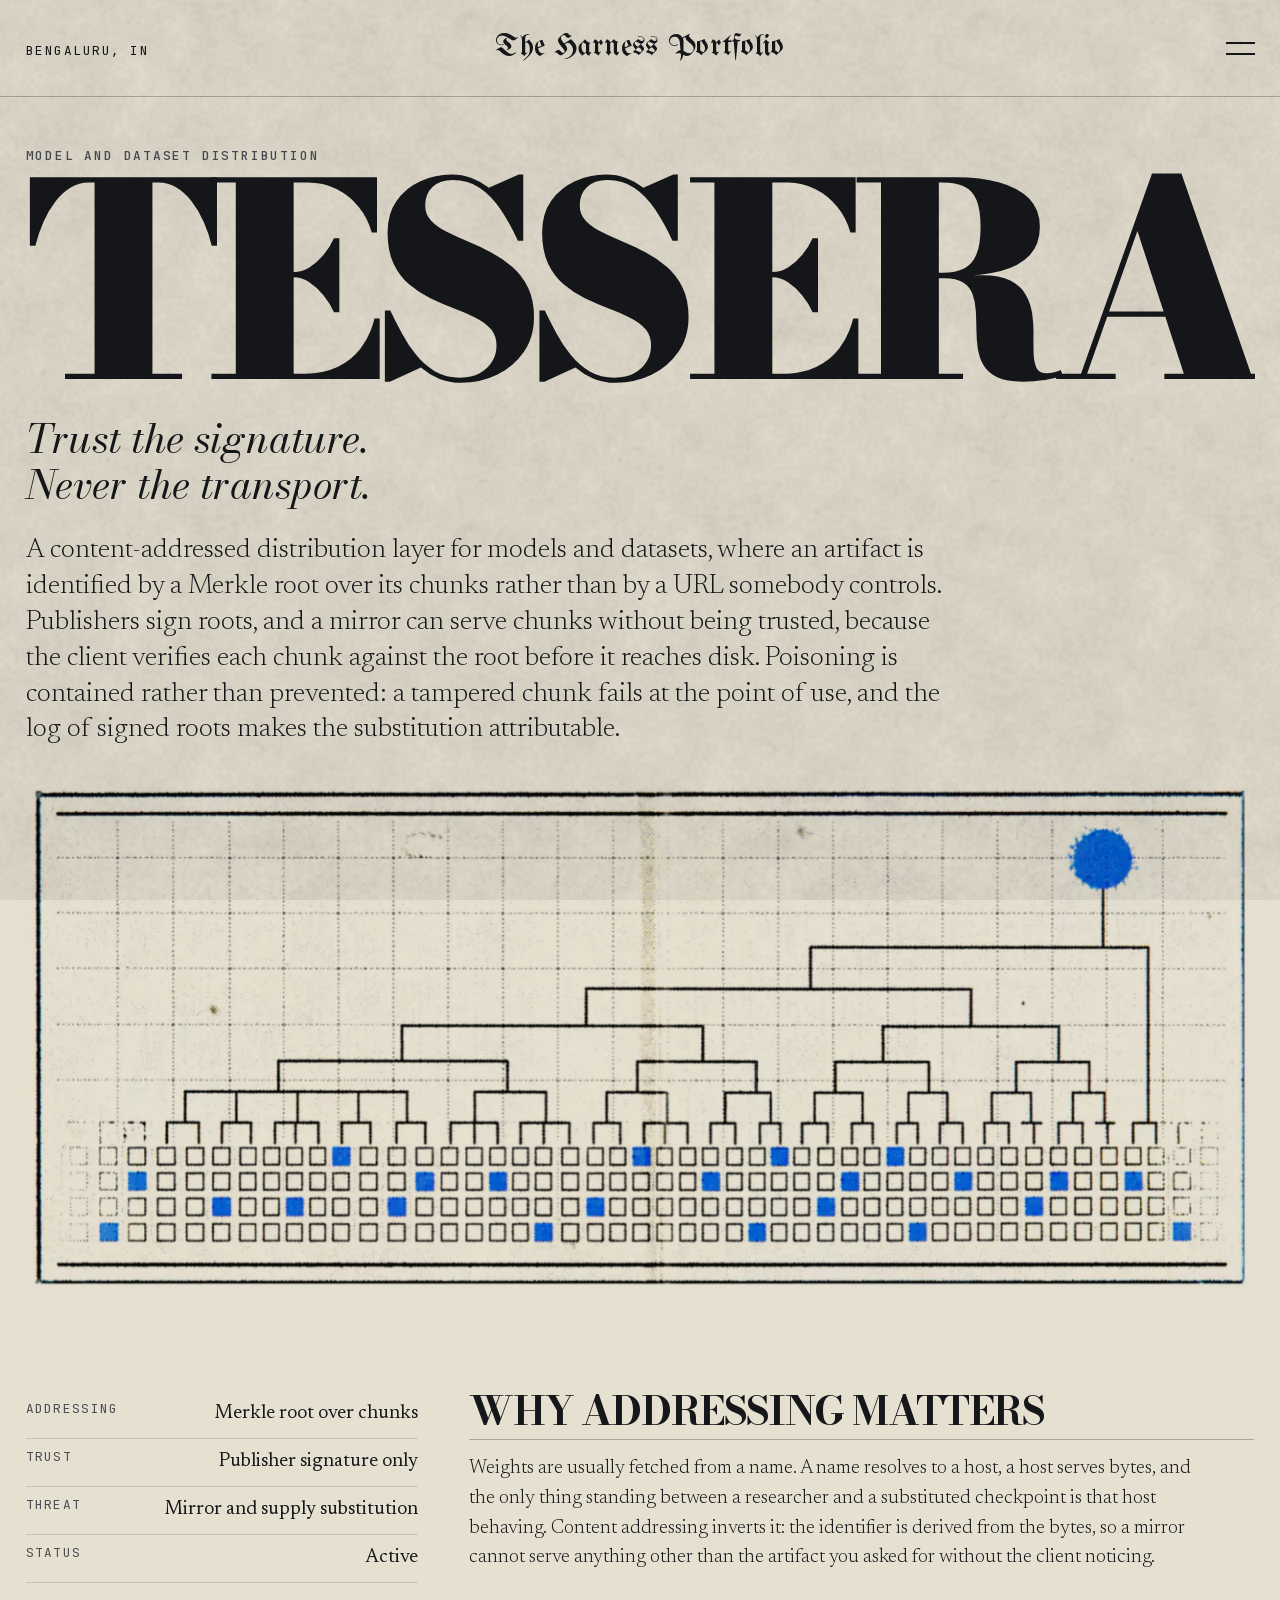
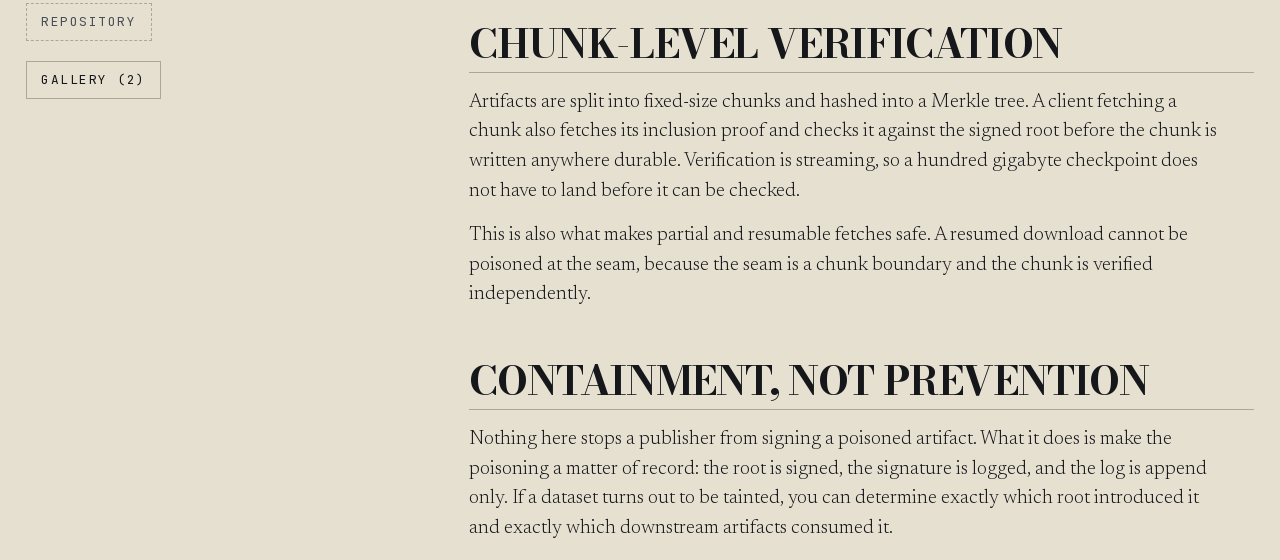
<file: work/tessera/index.html>
<!DOCTYPE html><html lang="en" class="bodoni_moda_fea9800b-module___t9ytG__variable bodoni_moda_49b920f5-module__96ow4W__variable newsreader_19a76705-module__pe3p8a__variable jetbrains_mono_57140618-module__JEK3ua__variable unifrakturmaguntia_de403196-module__SjCS9q__variable"><head><meta charSet="utf-8"/><meta name="viewport" content="width=device-width, initial-scale=1"/><link rel="preload" href="/_next/static/media/40a3cd74afdfe30c-s.p.1dczacay52j98.woff2" as="font" crossorigin="" type="font/woff2"/><link rel="preload" href="/_next/static/media/52b5d5098cb87ddd-s.p.3r2y_bth_sjsm.woff2" as="font" crossorigin="" type="font/woff2"/><link rel="preload" href="/_next/static/media/5f402bd2d8eef81a-s.p.40bho2kviej2o.woff2" as="font" crossorigin="" type="font/woff2"/><link rel="preload" href="/_next/static/media/e2d642b99055ff6f-s.p.3d_jy-oqcno8c.woff2" as="font" crossorigin="" type="font/woff2"/><link rel="preload" as="image" imageSrcSet="/placeholders/project-tessera-hero-w400.webp 400w, /placeholders/project-tessera-hero-w640.webp 640w, /placeholders/project-tessera-hero-w900.webp 900w, /placeholders/project-tessera-hero-w1280.webp 1280w, /placeholders/project-tessera-hero.webp 1593w" imageSizes="92vw" fetchPriority="high"/><link rel="stylesheet" href="/_next/static/chunks/31duy3jhut_j_.css" data-precedence="next"/><link rel="preload" as="script" fetchPriority="low" href="/_next/static/chunks/310vm2bl3xxpt.js"/><script src="/_next/static/chunks/19mx3mg6lkumu.js" async=""></script><script src="/_next/static/chunks/1mh6a-0e61pyc.js" async=""></script><script src="/_next/static/chunks/344n2zhqbh4pn.js" async=""></script><script src="/_next/static/chunks/turbopack-0td869ukh0v94.js" async=""></script><script src="/_next/static/chunks/3fntmmi971322.js" async=""></script><script src="/_next/static/chunks/0g-u_hslfzjsd.js" async=""></script><script src="/_next/static/chunks/2mxr7h33t2ush.js" async=""></script><script src="/_next/static/chunks/0tstnbvp42gvg.js" async=""></script><meta name="theme-color" content="#e6e0d1"/><title>Tessera · Utkarsh Bahuguna</title><meta name="description" content="An artifact is a Merkle root, not a URL, so a mirror can serve it without being trusted."/><meta name="author" content="Utkarsh Bahuguna"/><meta property="og:title" content="Tessera"/><meta property="og:description" content="An artifact is a Merkle root, not a URL, so a mirror can serve it without being trusted."/><meta property="og:image" content="https://utkarshbahuguna.me/placeholders/project-tessera-hero.webp"/><meta property="og:image:width" content="1568"/><meta property="og:image:height" content="640"/><meta property="og:image:alt" content="Printed plate for Tessera: a binary tree resolving upward to one blue node, above a long row of cells with some marked in blue."/><meta name="twitter:card" content="summary_large_image"/><meta name="twitter:title" content="Utkarsh Bahuguna · Bengaluru, IN"/><meta name="twitter:description" content="I build systems, then write the harnesses that try to break them."/><meta name="twitter:image" content="https://utkarshbahuguna.me/placeholders/og-cover.png"/><link rel="icon" href="/icon.svg?icon.3ii0vima6olii.svg" sizes="any" type="image/svg+xml"/><meta name="next-size-adjust" content=""/><script>(function(){var d=document.documentElement;d.dataset.js='';var INTRO=true;var reduce=matchMedia('(prefers-reduced-motion: reduce)').matches;d.dataset.motion=reduce?'reduce':'full';try{if(INTRO&&!reduce){d.style.setProperty('--intro-duration','2200ms');d.style.setProperty('--intro-delay','0ms');d.dataset.intro='';d.classList.add('is-scroll-locked');setTimeout(function(){d.removeAttribute('data-intro');d.classList.remove('is-scroll-locked');},2260);}}catch(e){}})();</script><script src="/_next/static/chunks/0cz1d0mv5g_q7.js" noModule=""></script></head><body><div hidden=""><!--$--><!--/$--></div><a class="skip-link" href="#main">Skip to content</a><div class="material-grain" aria-hidden="true" style="background-image:url(/paper.png)"></div><div class="curtain" aria-hidden="true"><svg class="curtain__tear" viewBox="0 0 880 1600" preserveAspectRatio="none" focusable="false"><path d="M202 0L203 3L207 6L211 9L217 12L232 15L252 18L267 21L272 24L270 27L266 30L265 33L264 36L262 39L260 42L258 45L260 48L264 51L266 54L263 57L254 60L244 63L240 66L245 69L254 72L259 75L255 78L245 81L235 84L225 87L217 90L212 93L209 96L208 99L202 102L194 105L189 108L196 111L217 114L243 117L265 120L278 123L284 126L288 129L294 132L303 135L312 138L319 141L321 144L315 147L304 150L297 153L299 156L307 159L315 162L322 165L331 168L346 171L360 174L368 177L370 180L369 183L371 186L374 189L372 192L370 195L371 198L380 201L394 204L408 207L415 210L424 213L434 216L443 219L448 222L445 225L442 228L442 231L449 234L457 237L464 240L466 243L467 246L467 249L466 252L466 255L463 258L460 261L459 264L457 267L452 270L449 273L447 276L451 279L457 282L458 285L449 288L432 291L415 294L404 297L399 300L396 303L396 306L397 309L400 312L405 315L409 318L410 321L409 324L408 327L409 330L414 333L423 336L431 339L434 342L429 345L421 348L416 351L418 354L426 357L435 360L439 363L441 366L445 369L448 372L449 375L445 378L440 381L435 384L433 387L428 390L423 393L420 396L421 399L424 402L427 405L427 408L429 411L431 414L432 417L429 420L419 423L407 426L401 429L404 432L411 435L418 438L418 441L410 444L401 447L397 450L401 453L408 456L414 459L420 462L430 465L443 468L454 471L456 474L456 477L455 480L454 483L448 486L437 489L425 492L417 495L414 498L413 501L412 504L409 507L406 510L403 513L398 516L392 519L386 522L379 525L372 528L358 531L340 534L324 537L316 540L310 543L305 546L304 549L307 552L311 555L316 558L323 561L336 564L353 567L369 570L375 573L370 576L359 579L349 582L346 585L347 588L348 591L345 594L343 597L346 600L349 603L347 606L338 609L329 612L324 615L325 618L329 621L334 624L339 627L345 630L354 633L362 636L366 639L366 642L364 645L361 648L357 651L349 654L340 657L331 660L322 663L310 666L300 669L294 672L295 675L300 678L305 681L304 684L299 687L293 690L291 693L292 696L294 699L296 702L298 705L307 708L320 711L330 714L330 717L323 720L316 723L317 726L329 729L345 732L360 735L369 738L369 741L365 744L361 747L362 750L365 753L368 756L366 759L364 762L364 765L364 768L360 771L354 774L350 777L347 780L348 783L351 786L354 789L355 792L354 795L354 798L354 801L353 804L350 807L348 810L346 813L345 816L337 819L328 822L326 825L333 828L346 831L359 834L363 837L359 840L351 843L347 846L351 849L362 852L374 855L380 858L378 861L374 864L370 867L369 870L365 873L359 876L356 879L358 882L367 885L379 888L386 891L388 894L390 897L391 900L395 903L400 906L405 909L407 912L406 915L401 918L394 921L387 924L377 927L361 930L346 933L337 936L333 939L330 942L326 945L323 948L329 951L336 954L337 957L332 960L327 963L322 966L317 969L312 972L307 975L304 978L298 981L284 984L270 987L263 990L266 993L274 996L281 999L283 1002L279 1005L274 1008L271 1011L277 1014L290 1017L305 1020L317 1023L327 1026L340 1029L353 1032L366 1035L368 1038L365 1041L366 1044L377 1047L388 1050L397 1053L404 1056L414 1059L428 1062L439 1065L444 1068L448 1071L453 1074L457 1077L457 1080L454 1083L451 1086L452 1089L453 1092L453 1095L453 1098L456 1101L465 1104L475 1107L482 1110L483 1113L477 1116L470 1119L465 1122L466 1125L470 1128L474 1131L473 1134L469 1137L465 1140L460 1143L459 1146L464 1149L469 1152L470 1155L468 1158L466 1161L466 1164L466 1167L468 1170L471 1173L473 1176L472 1179L460 1182L446 1185L439 1188L439 1191L439 1194L439 1197L438 1200L443 1203L451 1206L457 1209L457 1212L455 1215L453 1218L453 1221L449 1224L438 1227L426 1230L419 1233L418 1236L420 1239L418 1242L409 1245L393 1248L377 1251L368 1254L369 1257L375 1260L382 1263L386 1266L389 1269L392 1272L395 1275L399 1278L401 1281L403 1284L405 1287L407 1290L407 1293L406 1296L405 1299L402 1302L398 1305L394 1308L394 1311L396 1314L399 1317L401 1320L401 1323L404 1326L407 1329L409 1332L406 1335L402 1338L400 1341L404 1344L413 1347L423 1350L428 1353L426 1356L419 1359L413 1362L413 1365L423 1368L437 1371L448 1374L454 1377L462 1380L471 1383L476 1386L476 1389L472 1392L467 1395L464 1398L459 1401L452 1404L446 1407L438 1410L426 1413L412 1416L404 1419L403 1422L407 1425L411 1428L412 1431L417 1434L424 1437L427 1440L423 1443L418 1446L414 1449L409 1452L404 1455L398 1458L394 1461L393 1464L388 1467L380 1470L377 1473L382 1476L389 1479L396 1482L402 1485L412 1488L428 1491L442 1494L445 1497L442 1500L439 1503L438 1506L439 1509L436 1512L433 1515L433 1518L441 1521L455 1524L467 1527L469 1530L460 1533L446 1536L432 1539L423 1542L411 1545L398 1548L388 1551L382 1554L381 1557L381 1560L379 1563L380 1566L383 1569L390 1572L399 1575L408 1578L417 1581L428 1584L437 1587L444 1590L449 1593L453 1596L453 1600L591 1600L589 1596L584 1593L577 1590L569 1587L558 1584L546 1581L537 1578L528 1575L521 1572L517 1569L517 1566L521 1563L525 1560L527 1557L528 1554L531 1551L537 1548L546 1545L555 1542L564 1539L578 1536L593 1533L602 1530L600 1527L588 1524L575 1521L568 1518L571 1515L578 1512L585 1509L588 1506L593 1503L598 1500L603 1497L601 1494L590 1491L576 1488L569 1485L568 1482L568 1479L570 1476L575 1473L589 1470L606 1467L619 1464L625 1461L632 1458L638 1455L642 1452L646 1449L652 1446L660 1443L668 1440L670 1437L669 1434L668 1431L670 1428L666 1425L662 1422L660 1419L666 1416L676 1413L686 1410L691 1407L696 1404L703 1401L708 1398L713 1395L719 1392L722 1389L720 1386L711 1383L697 1380L683 1377L672 1374L656 1371L640 1368L630 1365L632 1362L641 1359L651 1356L656 1353L653 1350L644 1347L634 1344L630 1341L631 1338L635 1335L638 1332L637 1329L633 1326L627 1323L623 1320L619 1317L613 1314L610 1311L612 1308L620 1305L629 1302L637 1299L641 1296L644 1293L644 1290L641 1287L638 1284L634 1281L630 1278L625 1275L620 1272L614 1269L608 1266L601 1263L591 1260L582 1257L579 1254L585 1251L597 1248L610 1245L616 1242L615 1239L611 1236L609 1233L617 1230L630 1227L642 1224L648 1221L650 1218L651 1215L651 1212L649 1209L640 1206L630 1203L623 1200L622 1197L622 1194L620 1191L619 1188L624 1185L636 1182L647 1179L648 1176L647 1173L646 1170L646 1167L647 1164L648 1161L648 1158L648 1155L643 1152L634 1149L625 1146L621 1143L622 1140L623 1137L623 1134L619 1131L610 1128L601 1125L596 1122L598 1119L604 1116L609 1113L608 1110L599 1107L588 1104L578 1101L574 1098L573 1095L574 1092L573 1089L573 1086L577 1083L579 1080L578 1077L573 1074L567 1071L563 1068L559 1065L549 1062L539 1059L534 1056L533 1053L529 1050L522 1047L513 1044L513 1041L517 1038L516 1035L505 1032L492 1029L480 1026L471 1023L458 1020L442 1017L428 1014L424 1011L427 1008L435 1005L440 1002L439 999L433 996L426 993L425 990L435 987L454 984L476 981L490 978L501 975L513 972L522 969L529 966L535 963L540 960L545 957L544 954L537 951L530 948L530 945L529 942L526 939L523 936L526 933L536 930L549 927L558 924L565 921L572 918L575 915L572 912L563 909L550 906L536 903L525 900L516 897L510 894L504 891L495 888L483 885L474 882L473 879L479 876L486 873L491 870L494 867L500 864L507 861L512 858L509 855L500 852L490 849L485 846L490 843L497 840L502 837L500 834L493 831L485 828L482 825L489 822L500 819L506 816L504 813L502 810L500 807L498 804L495 801L490 798L484 795L477 792L467 789L455 786L443 783L435 780L433 777L436 774L440 771L444 768L444 765L442 762L441 759L438 756L430 753L422 750L416 747L415 744L416 741L414 738L405 735L390 732L374 729L362 726L361 723L368 720L375 717L375 714L365 711L352 708L343 705L341 702L339 699L337 696L336 693L338 690L344 687L349 684L350 681L345 678L340 675L339 672L345 669L356 666L371 663L383 660L393 657L404 654L414 651L422 648L430 645L440 642L448 639L453 636L453 633L452 630L451 627L449 624L446 621L442 618L440 615L444 612L453 609L462 606L463 603L457 600L450 597L449 594L449 591L448 588L450 585L457 582L473 579L490 576L500 573L494 570L477 567L456 564L438 561L427 558L418 555L412 552L408 549L409 546L414 543L420 540L428 537L442 534L458 531L470 528L477 525L483 522L488 519L493 516L494 513L492 510L488 507L484 504L477 501L471 498L469 495L473 492L482 489L493 486L499 483L500 480L501 477L501 474L499 471L488 468L475 465L465 462L459 459L453 456L446 453L442 450L446 447L455 444L463 441L463 438L456 435L449 432L446 429L452 426L467 423L479 420L482 417L481 414L478 411L476 408L475 405L472 402L470 399L471 396L476 393L485 390L494 387L500 384L508 381L517 378L523 375L525 372L523 369L522 366L522 363L521 360L515 357L510 354L510 351L517 348L527 345L533 342L532 339L523 336L512 333L505 330L503 327L502 324L503 321L504 318L504 315L504 312L504 309L505 306L505 303L507 300L511 297L522 294L540 291L557 288L566 285L564 282L555 279L547 276L546 273L547 270L553 267L559 264L569 261L582 258L596 255L607 252L616 249L623 246L628 243L630 240L628 237L624 234L621 231L626 228L634 225L638 222L635 219L626 216L616 213L609 210L604 207L595 204L586 201L582 198L585 195L591 192L593 189L588 186L585 183L582 180L577 177L567 174L551 171L535 168L527 165L522 162L514 159L508 156L506 153L513 150L523 147L529 144L526 141L519 138L511 135L503 132L497 129L493 126L487 123L475 120L453 117L428 114L409 111L403 108L408 105L416 102L423 99L426 96L432 93L441 90L455 87L472 84L488 81L502 78L508 75L505 72L497 69L493 66L498 63L508 60L518 57L521 54L518 51L514 48L511 45L511 42L512 39L513 36L513 33L515 30L518 27L520 24L515 21L498 18L476 15L458 12L448 9L441 6L435 3L433 0Z" fill="var(--curtain-fibre)"></path><path d="M282 0L284 3L287 6L291 9L297 12L311 15L329 18L342 21L344 24L339 27L332 30L327 33L324 36L319 39L314 42L310 45L310 48L312 51L312 54L308 57L298 60L287 63L283 66L288 69L298 72L303 75L300 78L290 81L280 84L270 87L262 90L257 93L255 96L254 99L249 102L242 105L239 108L246 111L267 114L294 117L316 120L329 123L335 126L340 129L346 132L355 135L364 138L372 141L376 144L371 147L362 150L356 153L359 156L367 159L377 162L384 165L394 168L411 171L427 174L436 177L439 180L440 183L443 186L447 189L445 192L441 195L440 198L447 201L458 204L469 207L475 210L482 213L491 216L498 219L501 222L497 225L491 228L489 231L493 234L500 237L504 240L505 243L504 246L502 249L499 252L496 255L491 258L486 261L484 264L481 267L477 270L475 273L475 276L481 279L489 282L491 285L483 288L468 291L451 294L441 297L437 300L435 303L436 306L436 309L439 312L442 315L444 318L444 321L442 324L440 327L440 330L444 333L452 336L459 339L459 342L451 345L441 348L434 351L433 354L439 357L446 360L448 363L449 366L451 369L454 372L454 375L450 378L444 381L439 384L437 387L432 390L426 393L423 396L424 399L427 402L430 405L430 408L432 411L434 414L435 417L432 420L422 423L410 426L404 429L407 432L414 435L420 438L421 441L413 444L404 447L400 450L404 453L410 456L417 459L422 462L432 465L445 468L455 471L457 474L457 477L457 480L455 483L449 486L438 489L426 492L418 495L415 498L414 501L413 504L410 507L407 510L404 513L399 516L393 519L387 522L380 525L373 528L359 531L341 534L325 537L317 540L311 543L306 546L305 549L308 552L312 555L317 558L324 561L337 564L354 567L370 570L377 573L372 576L361 579L352 582L349 585L351 588L352 591L350 594L349 597L353 600L357 603L355 606L348 609L339 612L335 615L337 618L341 621L347 624L351 627L357 630L365 633L373 636L376 639L376 642L373 645L371 648L367 651L360 654L351 657L343 660L334 663L323 666L313 669L308 672L309 675L315 678L320 681L320 684L315 687L310 690L308 693L309 696L311 699L312 702L314 705L323 708L335 711L344 714L343 717L336 720L328 723L329 726L340 729L355 732L370 735L378 738L378 741L374 744L371 747L372 750L376 753L379 756L378 759L377 762L377 765L376 768L372 771L366 774L362 777L359 780L360 783L364 786L367 789L368 792L368 795L368 798L367 801L366 804L363 807L360 810L359 813L358 816L350 819L341 822L339 825L347 828L362 831L375 834L381 837L379 840L374 843L372 846L378 849L392 852L406 855L413 858L413 861L410 864L408 867L407 870L404 873L399 876L395 879L397 882L406 885L418 888L425 891L428 894L430 897L433 900L437 903L444 906L449 909L452 912L450 915L444 918L435 921L427 924L415 927L399 930L383 933L375 936L371 939L368 942L365 945L363 948L369 951L377 954L378 957L373 960L369 963L364 966L359 969L353 972L348 975L343 978L336 981L321 984L306 987L299 990L302 993L310 996L317 999L319 1002L315 1005L309 1008L307 1011L312 1014L325 1017L341 1020L353 1023L363 1026L376 1029L390 1032L402 1035L405 1038L402 1041L403 1044L414 1047L424 1050L433 1053L439 1056L447 1059L460 1062L471 1065L476 1068L480 1071L485 1074L489 1077L490 1080L487 1083L485 1086L485 1089L486 1092L486 1095L486 1098L490 1101L499 1104L510 1107L517 1110L519 1113L513 1116L506 1119L502 1122L504 1125L510 1128L516 1131L516 1134L513 1137L508 1140L504 1143L502 1146L506 1149L509 1152L508 1155L502 1158L498 1161L494 1164L490 1167L488 1170L487 1173L486 1176L482 1179L467 1182L451 1185L442 1188L440 1191L439 1194L439 1197L439 1200L444 1203L453 1206L459 1209L460 1212L459 1215L459 1218L460 1221L457 1224L448 1227L437 1230L431 1233L432 1236L435 1239L435 1242L427 1245L412 1248L397 1251L390 1254L391 1257L398 1260L405 1263L410 1266L415 1269L420 1272L425 1275L431 1278L437 1281L442 1284L448 1287L452 1290L455 1293L458 1296L459 1299L458 1302L455 1305L452 1308L453 1311L458 1314L463 1317L466 1320L468 1323L471 1326L475 1329L477 1332L475 1335L471 1338L470 1341L475 1344L484 1347L495 1350L500 1353L498 1356L491 1359L484 1362L484 1365L494 1368L509 1371L523 1374L531 1377L541 1380L552 1383L558 1386L559 1389L554 1392L546 1395L540 1398L531 1401L521 1404L510 1407L499 1410L482 1413L464 1416L450 1419L445 1422L443 1425L442 1428L439 1431L439 1434L442 1437L442 1440L436 1443L430 1446L424 1449L420 1452L416 1455L412 1458L409 1461L410 1464L406 1467L401 1470L399 1473L405 1476L414 1479L422 1482L429 1485L441 1488L459 1491L474 1494L479 1497L477 1500L475 1503L474 1506L474 1509L471 1512L466 1515L465 1518L472 1521L485 1524L496 1527L497 1530L486 1533L470 1536L455 1539L444 1542L431 1545L417 1548L405 1551L398 1554L395 1557L393 1560L391 1563L390 1566L392 1569L398 1572L407 1575L416 1578L426 1581L437 1584L448 1587L455 1590L461 1593L467 1596L469 1600L477 1600L470 1596L462 1593L455 1590L448 1587L437 1584L426 1581L416 1578L407 1575L399 1572L398 1569L402 1566L409 1563L418 1560L426 1557L432 1554L441 1551L451 1548L462 1545L472 1542L479 1539L491 1536L503 1533L510 1530L505 1527L492 1524L477 1521L470 1518L472 1515L479 1512L486 1509L489 1506L495 1503L502 1500L507 1497L506 1494L494 1491L477 1488L466 1485L458 1482L450 1479L442 1476L436 1473L438 1470L444 1467L447 1464L446 1461L448 1458L453 1455L458 1452L463 1449L470 1446L479 1443L489 1440L492 1437L492 1434L494 1431L499 1428L500 1425L498 1422L498 1419L504 1416L513 1413L521 1410L524 1407L526 1404L531 1401L540 1398L546 1395L554 1392L559 1389L565 1386L567 1383L565 1380L563 1377L562 1374L554 1371L544 1368L536 1365L536 1362L540 1359L543 1356L539 1353L526 1350L508 1347L491 1344L479 1341L475 1338L475 1335L477 1332L477 1329L477 1326L479 1323L482 1320L485 1317L486 1314L487 1311L491 1308L497 1305L502 1302L504 1299L503 1296L500 1293L495 1290L489 1287L482 1284L475 1281L469 1278L462 1275L455 1272L449 1269L443 1266L435 1263L425 1260L415 1257L410 1254L415 1251L427 1248L439 1245L446 1242L446 1239L444 1236L445 1233L454 1230L469 1227L483 1224L490 1221L493 1218L496 1215L499 1212L498 1209L490 1206L479 1203L469 1200L465 1197L461 1194L457 1191L455 1188L460 1185L473 1182L486 1179L491 1176L495 1173L500 1170L508 1167L517 1164L528 1161L539 1158L550 1155L554 1152L552 1149L548 1146L545 1143L543 1140L540 1137L533 1134L524 1131L510 1128L504 1125L502 1122L506 1119L513 1116L519 1113L517 1110L510 1107L499 1104L490 1101L486 1098L486 1095L488 1092L488 1089L489 1086L492 1083L496 1080L499 1077L498 1074L497 1071L497 1068L496 1065L489 1062L481 1059L475 1056L471 1053L464 1050L455 1047L445 1044L443 1041L446 1038L444 1035L432 1032L418 1029L405 1026L395 1023L383 1020L366 1017L352 1014L346 1011L348 1008L353 1005L357 1002L354 999L347 996L339 993L336 990L341 987L354 984L366 981L369 978L369 975L369 972L369 969L370 966L372 963L376 960L379 957L377 954L369 951L363 948L365 945L368 942L371 939L375 936L383 933L399 930L415 927L427 924L435 921L444 918L457 915L465 912L467 909L465 906L461 903L457 900L452 897L448 894L443 891L434 888L420 885L408 882L404 879L406 876L409 873L411 870L411 867L415 864L420 861L422 858L418 855L407 852L397 849L393 846L398 843L404 840L407 837L402 834L390 831L378 828L373 825L378 822L389 819L398 816L400 813L402 810L404 807L405 804L403 801L400 798L395 795L390 792L384 789L377 786L370 783L366 780L367 777L371 774L377 771L381 768L381 765L380 762L382 759L382 756L378 753L374 750L372 747L375 744L379 741L379 738L370 735L355 732L340 729L329 726L328 723L336 720L343 717L344 714L335 711L323 708L314 705L312 702L311 699L312 696L312 693L316 690L323 687L329 684L329 681L324 678L317 675L313 672L316 669L324 666L334 663L343 660L351 657L360 654L367 651L371 648L373 645L376 642L376 639L373 636L365 633L357 630L351 627L347 624L341 621L337 618L335 615L339 612L348 609L355 606L357 603L353 600L350 597L351 594L353 591L352 588L350 585L352 582L361 579L372 576L377 573L370 570L354 567L337 564L324 561L317 558L312 555L308 552L305 549L306 546L311 543L317 540L325 537L341 534L359 531L373 528L380 525L387 522L394 519L404 516L412 513L418 510L422 507L427 504L428 501L428 498L430 495L438 492L449 489L460 486L467 483L469 480L470 477L471 474L469 471L459 468L446 465L437 462L430 459L423 456L416 453L411 450L414 447L422 444L429 441L429 438L422 435L415 432L412 429L418 426L431 423L442 420L445 417L444 414L442 411L440 408L440 405L437 402L434 399L432 396L434 393L439 390L442 387L442 384L445 381L450 378L454 375L454 372L451 369L449 366L448 363L446 360L439 357L433 354L434 351L441 348L451 345L459 342L459 339L452 336L444 333L440 330L440 327L442 324L445 321L446 318L445 315L442 312L440 309L440 306L440 303L443 300L449 297L461 294L479 291L496 288L505 285L503 282L496 279L489 276L489 273L492 270L498 267L502 264L508 261L517 258L525 255L532 252L537 249L540 246L539 243L533 240L521 237L506 234L493 231L491 228L497 225L501 222L498 219L491 216L482 213L475 210L469 207L458 204L452 201L455 198L465 195L477 192L484 189L481 186L479 183L480 180L480 177L475 174L463 171L452 168L446 165L444 162L437 159L431 156L427 153L428 150L430 147L425 144L410 141L391 138L372 135L353 132L340 129L335 126L329 123L316 120L294 117L272 114L258 111L257 108L267 105L281 102L290 99L295 96L299 93L305 90L314 87L326 84L338 81L348 78L353 75L348 72L340 69L335 66L340 63L349 60L355 57L353 54L344 51L332 48L323 45L317 42L319 39L324 36L327 33L332 30L339 27L344 24L345 21L343 18L337 15L334 12L338 9L341 6L343 3L343 0Z" fill="var(--curtain-fleck)"></path><path class="curtain__lift" d="M0 0L202 0L203 3L207 6L211 9L217 12L232 15L252 18L267 21L272 24L270 27L266 30L265 33L264 36L262 39L260 42L258 45L260 48L264 51L266 54L263 57L254 60L244 63L240 66L245 69L254 72L259 75L255 78L245 81L235 84L225 87L217 90L212 93L209 96L208 99L202 102L194 105L189 108L196 111L217 114L243 117L265 120L278 123L284 126L288 129L294 132L303 135L312 138L319 141L321 144L315 147L304 150L297 153L299 156L307 159L315 162L322 165L331 168L346 171L360 174L368 177L370 180L369 183L371 186L374 189L372 192L370 195L371 198L380 201L394 204L408 207L415 210L424 213L434 216L443 219L448 222L445 225L442 228L442 231L449 234L457 237L464 240L466 243L467 246L467 249L466 252L466 255L463 258L460 261L459 264L457 267L452 270L449 273L447 276L451 279L457 282L458 285L449 288L432 291L415 294L404 297L399 300L396 303L396 306L397 309L400 312L405 315L409 318L410 321L409 324L408 327L409 330L414 333L423 336L431 339L434 342L429 345L421 348L416 351L418 354L426 357L435 360L439 363L441 366L445 369L448 372L449 375L445 378L440 381L435 384L433 387L428 390L423 393L420 396L421 399L424 402L427 405L427 408L429 411L431 414L432 417L429 420L419 423L407 426L401 429L404 432L411 435L418 438L418 441L410 444L401 447L397 450L401 453L408 456L414 459L420 462L430 465L443 468L454 471L456 474L456 477L455 480L454 483L448 486L437 489L425 492L417 495L414 498L413 501L412 504L409 507L406 510L403 513L398 516L392 519L386 522L379 525L372 528L358 531L340 534L324 537L316 540L310 543L305 546L304 549L307 552L311 555L316 558L323 561L336 564L353 567L369 570L375 573L370 576L359 579L349 582L346 585L347 588L348 591L345 594L343 597L346 600L349 603L347 606L338 609L329 612L324 615L325 618L329 621L334 624L339 627L345 630L354 633L362 636L366 639L366 642L364 645L361 648L357 651L349 654L340 657L331 660L322 663L310 666L300 669L294 672L295 675L300 678L305 681L304 684L299 687L293 690L291 693L292 696L294 699L296 702L298 705L307 708L320 711L330 714L330 717L323 720L316 723L317 726L329 729L345 732L360 735L369 738L369 741L365 744L361 747L362 750L365 753L368 756L366 759L364 762L364 765L364 768L360 771L354 774L350 777L347 780L348 783L351 786L354 789L355 792L354 795L354 798L354 801L353 804L350 807L348 810L346 813L345 816L337 819L328 822L326 825L333 828L346 831L359 834L363 837L359 840L351 843L347 846L351 849L362 852L374 855L380 858L378 861L374 864L370 867L369 870L365 873L359 876L356 879L358 882L367 885L379 888L386 891L388 894L390 897L391 900L395 903L400 906L405 909L407 912L406 915L401 918L394 921L387 924L377 927L361 930L346 933L337 936L333 939L330 942L326 945L323 948L329 951L336 954L337 957L332 960L327 963L322 966L317 969L312 972L307 975L304 978L298 981L284 984L270 987L263 990L266 993L274 996L281 999L283 1002L279 1005L274 1008L271 1011L277 1014L290 1017L305 1020L317 1023L327 1026L340 1029L353 1032L366 1035L368 1038L365 1041L366 1044L377 1047L388 1050L397 1053L404 1056L414 1059L428 1062L439 1065L444 1068L448 1071L453 1074L457 1077L457 1080L454 1083L451 1086L452 1089L453 1092L453 1095L453 1098L456 1101L465 1104L475 1107L482 1110L483 1113L477 1116L470 1119L465 1122L466 1125L470 1128L474 1131L473 1134L469 1137L465 1140L460 1143L459 1146L464 1149L469 1152L470 1155L468 1158L466 1161L466 1164L466 1167L468 1170L471 1173L473 1176L472 1179L460 1182L446 1185L439 1188L439 1191L439 1194L439 1197L438 1200L443 1203L451 1206L457 1209L457 1212L455 1215L453 1218L453 1221L449 1224L438 1227L426 1230L419 1233L418 1236L420 1239L418 1242L409 1245L393 1248L377 1251L368 1254L369 1257L375 1260L382 1263L386 1266L389 1269L392 1272L395 1275L399 1278L401 1281L403 1284L405 1287L407 1290L407 1293L406 1296L405 1299L402 1302L398 1305L394 1308L394 1311L396 1314L399 1317L401 1320L401 1323L404 1326L407 1329L409 1332L406 1335L402 1338L400 1341L404 1344L413 1347L423 1350L428 1353L426 1356L419 1359L413 1362L413 1365L423 1368L437 1371L448 1374L454 1377L462 1380L471 1383L476 1386L476 1389L472 1392L467 1395L464 1398L459 1401L452 1404L446 1407L438 1410L426 1413L412 1416L404 1419L403 1422L407 1425L411 1428L412 1431L417 1434L424 1437L427 1440L423 1443L418 1446L414 1449L409 1452L404 1455L398 1458L394 1461L393 1464L388 1467L380 1470L377 1473L382 1476L389 1479L396 1482L402 1485L412 1488L428 1491L442 1494L445 1497L442 1500L439 1503L438 1506L439 1509L436 1512L433 1515L433 1518L441 1521L455 1524L467 1527L469 1530L460 1533L446 1536L432 1539L423 1542L411 1545L398 1548L388 1551L382 1554L381 1557L381 1560L379 1563L380 1566L383 1569L390 1572L399 1575L408 1578L417 1581L428 1584L437 1587L444 1590L449 1593L453 1596L453 1600L0 1600Z" fill="var(--curtain-color)" stroke="var(--curtain-shadow)"></path></svg></div><div class="intro-backdrop" aria-hidden="true"></div><div class="shell"><header class="nav"><div class="nav-inner"><div class="nav-row"><div class="nav-block nav-block--l"><button type="button" class="n-text" aria-pressed="false">Bengaluru, IN<span class="sr-only">. Toggles paper mode, which desaturates every image on the page.</span></button></div><a class="nav-head" href="/">The Harness Portfolio</a><div class="nav-block nav-block--r"><button type="button" class="nav-link" aria-expanded="false" aria-controls="site-menu"><span class="nav-lines" aria-hidden="true"><span class="nav-line up"></span><span class="nav-line bottom"></span></span><span class="sr-only">Open menu</span></button></div></div></div><div id="site-menu" class="menu" hidden="" data-open="false" role="dialog" aria-modal="true" aria-label="Site menu"><nav class="menu-w" aria-label="Primary"><a class="menu-link" href="/"><span class="mask"><span class="menu-title t-display">Index</span></span><span class="m-active" data-current="false" aria-hidden="true"></span></a><a class="menu-link" aria-current="page" href="/work/"><span class="mask"><span class="menu-title t-display">Work</span></span><span class="m-active" data-current="true" aria-hidden="true"></span></a><a class="menu-link" href="/research/"><span class="mask"><span class="menu-title t-display">Research</span></span><span class="m-active" data-current="false" aria-hidden="true"></span></a></nav><ul class="menu-socials f-block"><li><a class="f-li" href="https://github.com/u7k4rs6" target="_blank" rel="noopener noreferrer">GitHub</a></li><li><span class="f-li-dot" aria-hidden="true"></span><a class="f-li" href="https://linkedin.com/in/utkarshbahuguna666" target="_blank" rel="noopener noreferrer">LinkedIn</a></li><li><span class="f-li-dot" aria-hidden="true"></span><a class="f-li" href="https://scholar.google.com/citations?user=0ZYBsyoAAAAJ" target="_blank" rel="noopener noreferrer">Scholar</a></li><li><span class="f-li-dot" aria-hidden="true"></span><a class="f-li" href="https://orcid.org/0009-0004-0034-824X" target="_blank" rel="noopener noreferrer">ORCID</a></li></ul></div></header><main id="main"><article class="detail"><header class="detail__head wrap"><p class="t-eyebrow detail__kicker">Model and dataset distribution</p><h1 class="fit detail__display"><span class="mask" data-reveal="line"><span class="fit-text detail__title" data-fit-max="420" data-fit-min="14" data-fit-fill="0.998" style="--chars:7">Tessera</span></span></h1><p class="detail__tagline" data-reveal="rise">Trust the signature. Never the transport.</p><p class="detail__summary" data-reveal="rise">A content-addressed distribution layer for models and datasets, where an artifact is identified by a Merkle root over its chunks rather than by a URL somebody controls. Publishers sign roots, and a mirror can serve chunks without being trusted, because the client verifies each chunk against the root before it reaches disk. Poisoning is contained rather than prevented: a tampered chunk fails at the point of use, and the log of signed roots makes the substitution attributable.</p></header><div class="detail__heroWrap"><figure class="plate detail__hero"><img src="/placeholders/project-tessera-hero.webp" alt="Printed plate for Tessera: a binary tree resolving upward to one blue node, above a long row of cells with some marked in blue." width="1568" height="640" data-blend="multiply" srcSet="/placeholders/project-tessera-hero-w400.webp 400w, /placeholders/project-tessera-hero-w640.webp 640w, /placeholders/project-tessera-hero-w900.webp 900w, /placeholders/project-tessera-hero-w1280.webp 1280w, /placeholders/project-tessera-hero.webp 1593w" sizes="92vw" loading="eager" fetchPriority="high" decoding="async"/></figure></div><div class="detail__body wrap"><aside class="detail__facts" aria-label="Project facts"><dl><div class="detail__fact" data-reveal="fade"><dt>Addressing</dt><dd>Merkle root over chunks</dd></div><div class="detail__fact" data-reveal="fade"><dt>Trust</dt><dd>Publisher signature only</dd></div><div class="detail__fact" data-reveal="fade"><dt>Threat</dt><dd>Mirror and supply substitution</dd></div><div class="detail__fact" data-reveal="fade"><dt>Status</dt><dd>Active</dd></div></dl><ul class="detail__links"><li><span class="detail__linkPending">Repository<span class="sr-only">. URL not published yet.</span></span></li></ul><button type="button" class="gallery__trigger" aria-expanded="false" aria-controls="gallery-tessera">Gallery<span aria-hidden="true"> (<!-- -->2<!-- -->)</span></button></aside><div class="detail__prose"><section class="detail__section"><h2 class="detail__heading" data-reveal="fade">Why addressing matters</h2><p class="detail__para" data-reveal="fade">Weights are usually fetched from a name. A name resolves to a host, a host serves bytes, and the only thing standing between a researcher and a substituted checkpoint is that host behaving. Content addressing inverts it: the identifier is derived from the bytes, so a mirror cannot serve anything other than the artifact you asked for without the client noticing.</p></section><section class="detail__section"><h2 class="detail__heading" data-reveal="fade">Chunk-level verification</h2><p class="detail__para" data-reveal="fade">Artifacts are split into fixed-size chunks and hashed into a Merkle tree. A client fetching a chunk also fetches its inclusion proof and checks it against the signed root before the chunk is written anywhere durable. Verification is streaming, so a hundred gigabyte checkpoint does not have to land before it can be checked.</p><p class="detail__para" data-reveal="fade">This is also what makes partial and resumable fetches safe. A resumed download cannot be poisoned at the seam, because the seam is a chunk boundary and the chunk is verified independently.</p></section><section class="detail__section"><h2 class="detail__heading" data-reveal="fade">Containment, not prevention</h2><p class="detail__para" data-reveal="fade">Nothing here stops a publisher from signing a poisoned artifact. What it does is make the poisoning a matter of record: the root is signed, the signature is logged, and the log is append only. If a dataset turns out to be tainted, you can determine exactly which root introduced it and exactly which downstream artifacts consumed it.</p><p class="detail__para" data-reveal="fade">Attribution is a weaker property than prevention and a far more achievable one.</p></section></div></div><div class="detail__next wrap"><p class="t-eyebrow">Next</p><p class="detail__nextName">Cairn</p><a class="cta-ellipse" href="/work/cairn/"><span class="cta-ellipse__text">Cairn</span><span class="cta-ellipse__arrow" aria-hidden="true">→</span></a><p class="detail__back"><a href="/work/">All work</a></p></div></article><!--$--><!--/$--></main><footer class="footer"><div class="marquee"><div class="marquee__inner" style="--marquee-chars:380"><div class="marquee__copy"><span class="marquee__unit"><span class="marquee__phrase">I build the system, then the thing that proves it wrong</span><span class="marquee__slab">Build, Break, Prove</span></span><span class="marquee__unit"><span class="marquee__phrase">A bug that only appears sometimes has not been found</span><span class="marquee__slab">Same seed, same crash</span></span><span class="marquee__unit"><span class="marquee__phrase">The harness is not scaffolding, it is the deliverable</span><span class="marquee__slab">The Harness</span></span><span class="marquee__unit"><span class="marquee__phrase">Deterministic enough to hand to somebody else</span><span class="marquee__slab">Reproducible</span></span><span class="marquee__unit"><span class="marquee__phrase">Worth exactly what the adversary failed to break</span><span class="marquee__slab">Falsifiable</span></span><span class="marquee__unit"><span class="marquee__phrase">Order books, kernels, CRDTs, inference engines</span><span class="marquee__slab">Systems</span></span></div><div class="marquee__copy" aria-hidden="true"><span class="marquee__unit"><span class="marquee__phrase">I build the system, then the thing that proves it wrong</span><span class="marquee__slab">Build, Break, Prove</span></span><span class="marquee__unit"><span class="marquee__phrase">A bug that only appears sometimes has not been found</span><span class="marquee__slab">Same seed, same crash</span></span><span class="marquee__unit"><span class="marquee__phrase">The harness is not scaffolding, it is the deliverable</span><span class="marquee__slab">The Harness</span></span><span class="marquee__unit"><span class="marquee__phrase">Deterministic enough to hand to somebody else</span><span class="marquee__slab">Reproducible</span></span><span class="marquee__unit"><span class="marquee__phrase">Worth exactly what the adversary failed to break</span><span class="marquee__slab">Falsifiable</span></span><span class="marquee__unit"><span class="marquee__phrase">Order books, kernels, CRDTs, inference engines</span><span class="marquee__slab">Systems</span></span></div><div class="marquee__copy" aria-hidden="true"><span class="marquee__unit"><span class="marquee__phrase">I build the system, then the thing that proves it wrong</span><span class="marquee__slab">Build, Break, Prove</span></span><span class="marquee__unit"><span class="marquee__phrase">A bug that only appears sometimes has not been found</span><span class="marquee__slab">Same seed, same crash</span></span><span class="marquee__unit"><span class="marquee__phrase">The harness is not scaffolding, it is the deliverable</span><span class="marquee__slab">The Harness</span></span><span class="marquee__unit"><span class="marquee__phrase">Deterministic enough to hand to somebody else</span><span class="marquee__slab">Reproducible</span></span><span class="marquee__unit"><span class="marquee__phrase">Worth exactly what the adversary failed to break</span><span class="marquee__slab">Falsifiable</span></span><span class="marquee__unit"><span class="marquee__phrase">Order books, kernels, CRDTs, inference engines</span><span class="marquee__slab">Systems</span></span></div></div><div class="marquee__static"><p class="marquee__staticPhrase">Build something that has to be right</p><ul class="marquee__staticLines"><li><span class="marquee__staticLine">I build the system, then the thing that proves it wrong</span><span class="marquee__slab">Build, Break, Prove</span></li><li><span class="marquee__staticLine">A bug that only appears sometimes has not been found</span><span class="marquee__slab">Same seed, same crash</span></li><li><span class="marquee__staticLine">The harness is not scaffolding, it is the deliverable</span><span class="marquee__slab">The Harness</span></li><li><span class="marquee__staticLine">Deterministic enough to hand to somebody else</span><span class="marquee__slab">Reproducible</span></li><li><span class="marquee__staticLine">Worth exactly what the adversary failed to break</span><span class="marquee__slab">Falsifiable</span></li><li><span class="marquee__staticLine">Order books, kernels, CRDTs, inference engines</span><span class="marquee__slab">Systems</span></li></ul></div></div><div class="footer__info wrap"><div class="footer__col"><span class="footer__mark">Utkarsh Bahuguna<!-- -->©</span><span class="footer__year">2026</span><img class="footer__seal" src="/placeholders/seal-mark.webp" alt="Colophon seal: a printer’s registration target, a crosshair and centre dot inside a notched bezel and a heavy outer ring." width="320" height="320" loading="lazy" decoding="async"/><a class="footer__colophon" href="/colophon/">Colophon</a></div><ul class="footer__socials"><li><a class="f-li" href="https://github.com/u7k4rs6" target="_blank" rel="noopener noreferrer">GitHub</a></li><li><span class="f-li-dot" aria-hidden="true"></span><a class="f-li" href="https://linkedin.com/in/utkarshbahuguna666" target="_blank" rel="noopener noreferrer">LinkedIn</a></li><li><span class="f-li-dot" aria-hidden="true"></span><a class="f-li" href="https://scholar.google.com/citations?user=0ZYBsyoAAAAJ" target="_blank" rel="noopener noreferrer">Scholar</a></li><li><span class="f-li-dot" aria-hidden="true"></span><a class="f-li" href="https://orcid.org/0009-0004-0034-824X" target="_blank" rel="noopener noreferrer">ORCID</a></li></ul></div><p class="sr-only">Utkarsh Bahuguna<!-- -->, <!-- -->Bengaluru, IN<!-- -->. <!-- -->CS undergraduate, BITS Pilani<!-- -->.</p></footer></div><script>(function(){try{
var e=document.querySelectorAll('.fit-text');if(!e.length)return;var i,a=[],m=[];
for(i=0;i<e.length;i++){e[i].style.fontSize='100px'}
for(i=0;i<e.length;i++){a[i]=e[i].parentElement?e[i].parentElement.clientWidth:0;m[i]=e[i].offsetWidth}
for(i=0;i<e.length;i++){var d=e[i].dataset,f=parseFloat(d.fitFill||'0.998'),
x=parseFloat(d.fitMax||'460'),n=parseFloat(d.fitMin||'14');
e[i].style.fontSize=(a[i]>0&&m[i]>0)?Math.floor(Math.min(Math.max(a[i]*f*100/m[i],n),x))+'px':''}
}catch(_){}})();
(function(){try{
var d=document.documentElement;if(!d.hasAttribute('data-intro'))return;
var s=document.querySelector('.shell'),L=(s?s.clientHeight:innerHeight)+innerHeight*0.25,
r=document.querySelectorAll('[data-reveal]'),i;
for(i=0;i<r.length;i++){var t=0,p=r[i];while(p){t+=p.offsetTop;p=p.offsetParent}
if(t<L)r[i].setAttribute('data-settled','')}
}catch(_){}})();</script><script src="/_next/static/chunks/310vm2bl3xxpt.js" id="_R_" async=""></script><script>(self.__next_f=self.__next_f||[]).push([0])</script><script>self.__next_f.push([1,"1:\"$Sreact.fragment\"\n2:I[47420,[\"/_next/static/chunks/3fntmmi971322.js\",\"/_next/static/chunks/0g-u_hslfzjsd.js\",\"/_next/static/chunks/2mxr7h33t2ush.js\"],\"default\"]\n3:I[4532,[\"/_next/static/chunks/3fntmmi971322.js\",\"/_next/static/chunks/0g-u_hslfzjsd.js\",\"/_next/static/chunks/2mxr7h33t2ush.js\"],\"default\"]\n4:I[74546,[\"/_next/static/chunks/3fntmmi971322.js\",\"/_next/static/chunks/0g-u_hslfzjsd.js\",\"/_next/static/chunks/2mxr7h33t2ush.js\"],\"default\"]\n5:I[66357,[\"/_next/static/chunks/3fntmmi971322.js\",\"/_next/static/chunks/0g-u_hslfzjsd.js\",\"/_next/static/chunks/2mxr7h33t2ush.js\"],\"default\"]\n6:I[38025,[\"/_next/static/chunks/3fntmmi971322.js\",\"/_next/static/chunks/0g-u_hslfzjsd.js\",\"/_next/static/chunks/2mxr7h33t2ush.js\"],\"default\"]\n7:I[42724,[\"/_next/static/chunks/3fntmmi971322.js\",\"/_next/static/chunks/0g-u_hslfzjsd.js\",\"/_next/static/chunks/2mxr7h33t2ush.js\"],\"default\"]\n8:I[39756,[\"/_next/static/chunks/3fntmmi971322.js\",\"/_next/static/chunks/0g-u_hslfzjsd.js\",\"/_next/static/chunks/2mxr7h33t2ush.js\"],\"default\"]\n9:I[37457,[\"/_next/static/chunks/3fntmmi971322.js\",\"/_next/static/chunks/0g-u_hslfzjsd.js\",\"/_next/static/chunks/2mxr7h33t2ush.js\"],\"default\"]\na:I[59095,[\"/_next/static/chunks/3fntmmi971322.js\",\"/_next/static/chunks/0g-u_hslfzjsd.js\",\"/_next/static/chunks/2mxr7h33t2ush.js\",\"/_next/static/chunks/0tstnbvp42gvg.js\"],\"default\"]\nb:I[10414,[\"/_next/static/chunks/3fntmmi971322.js\",\"/_next/static/chunks/0g-u_hslfzjsd.js\",\"/_next/static/chunks/2mxr7h33t2ush.js\",\"/_next/static/chunks/0tstnbvp42gvg.js\"],\"default\"]\nc:I[22016,[\"/_next/static/chunks/3fntmmi971322.js\",\"/_next/static/chunks/0g-u_hslfzjsd.js\",\"/_next/static/chunks/2mxr7h33t2ush.js\",\"/_next/static/chunks/0tstnbvp42gvg.js\"],\"\"]\n1a:I[68027,[\"/_next/static/chunks/3fntmmi971322.js\",\"/_next/static/chunks/0g-u_hslfzjsd.js\",\"/_next/static/chunks/2mxr7h33t2ush.js\"],\"default\",1]\n:HL[\"/_next/static/chunks/31duy3jhut_j_.css\",\"style\"]\n:HL[\"/_next/static/media/40a3cd74afdfe30c-s.p.1dczacay52j98.woff2\",\"font\",{\"crossOrigin\":\"\",\"type\":\"font/woff2\"}]\n:HL[\"/_next/static/media/52b5d5098cb87ddd-s.p.3r2y_bth_sjsm.woff2\",\"font\",{\"crossOrigin\":\"\",\"type\":\"font/woff2\"}]\n:HL[\"/_next/static/media/5f402bd2d8eef81a-s.p.40bho2kviej2o.woff2\",\"font\",{\"crossOrigin\":\"\",\"type\":\"font/woff2\"}]\n:HL[\"/_next/static/media/e2d642b99055ff6f-s.p.3d_jy-oqcno8c.woff2\",\"font\",{\"crossOrigin\":\"\",\"type\":\"font/woff2\"}]\n18:X\n0:{\"P\":null,\"c\":[\"\",\"work\",\"tessera\",\"\"],\"q\":\"\",\"i\":false,\"f\":[[[\"\",{\"children\":[\"work\",{\"children\":[[\"slug\",\"tessera\",\"d\",[]],{\"children\":[\"__PAGE__\",{},\"$undefined\",\"$undefined\",4608]},\"$undefined\",\"$undefined\",4608]},\"$undefined\",\"$undefined\",4608]},\"$undefined\",\"$undefined\",4624],[[\"$\",\"$1\",\"c\",{\"children\":[[[\"$\",\"link\",\"0\",{\"rel\":\"stylesheet\",\"href\":\"/_next/static/chunks/31duy3jhut_j_.css\",\"precedence\":\"next\",\"crossOrigin\":\"$undefined\",\"nonce\":\"$undefined\"}],[\"$\",\"script\",\"script-0\",{\"src\":\"/_next/static/chunks/3fntmmi971322.js\",\"async\":true,\"nonce\":\"$undefined\"}],[\"$\",\"script\",\"script-1\",{\"src\":\"/_next/static/chunks/0g-u_hslfzjsd.js\",\"async\":true,\"nonce\":\"$undefined\"}],[\"$\",\"script\",\"script-2\",{\"src\":\"/_next/static/chunks/2mxr7h33t2ush.js\",\"async\":true,\"nonce\":\"$undefined\"}]],[\"$\",\"html\",null,{\"lang\":\"en\",\"className\":\"bodoni_moda_fea9800b-module___t9ytG__variable bodoni_moda_49b920f5-module__96ow4W__variable newsreader_19a76705-module__pe3p8a__variable jetbrains_mono_57140618-module__JEK3ua__variable unifrakturmaguntia_de403196-module__SjCS9q__variable\",\"suppressHydrationWarning\":true,\"children\":[[\"$\",\"head\",null,{\"children\":[\"$\",\"script\",null,{\"dangerouslySetInnerHTML\":{\"__html\":\"(function(){var d=document.documentElement;d.dataset.js='';var INTRO=true;var reduce=matchMedia('(prefers-reduced-motion: reduce)').matches;d.dataset.motion=reduce?'reduce':'full';try{if(INTRO\u0026\u0026!reduce){d.style.setProperty('--intro-duration','2200ms');d.style.setProperty('--intro-delay','0ms');d.dataset.intro='';d.classList.add('is-scroll-locked');setTimeout(function(){d.removeAttribute('data-intro');d.classList.remove('is-scroll-locked');},2260);}}catch(e){}})();\"}}]}],[\"$\",\"body\",null,{\"children\":[[\"$\",\"a\",null,{\"className\":\"skip-link\",\"href\":\"#main\",\"children\":\"Skip to content\"}],[\"$\",\"$L2\",null,{}],[\"$\",\"$L3\",null,{}],[\"$\",\"$L4\",null,{}],[\"$\",\"$L5\",null,{}],[\"$\",\"$L6\",null,{}],[\"$\",\"div\",null,{\"className\":\"shell\",\"children\":[[\"$\",\"$L7\",null,{}],[\"$\",\"main\",null,{\"id\":\"main\",\"children\":[\"$\",\"$L8\",null,{\"parallelRouterKey\":\"children\",\"error\":\"$undefined\",\"errorStyles\":\"$undefined\",\"errorScripts\":\"$undefined\",\"template\":[\"$\",\"$L9\",null,{}],\"templateStyles\":\"$undefined\",\"templateScripts\":\"$undefined\",\"notFound\":[[\"$\",\"$La\",null,{\"as\":\"section\",\"className\":\"page-head wrap notfound\",\"children\":[[\"$\",\"p\",null,{\"className\":\"t-eyebrow\",\"children\":\"404\"}],[\"$\",\"h1\",null,{\"className\":\"fit page-head__display\",\"children\":[\"$\",\"span\",null,{\"className\":\"mask\",\"data-reveal\":\"line\",\"children\":[\"$\",\"$Lb\",null,{\"className\":\"page-head__line\",\"text\":\"Not found\",\"max\":300}]}]}],[\"$\",\"p\",null,{\"className\":\"page-head__lede\",\"data-reveal\":\"rise\",\"children\":\"That page does not exist. Nothing here is broken; the address simply does not resolve.\"}],[\"$\",\"ul\",null,{\"className\":\"notfound__links\",\"data-reveal\":\"fade\",\"children\":[[\"$\",\"li\",\"/\",{\"children\":[\"$\",\"$Lc\",null,{\"href\":\"/\",\"children\":\"Index\"}]}],[\"$\",\"li\",\"/work\",{\"children\":[\"$\",\"$Lc\",null,{\"href\":\"/work\",\"children\":\"Work\"}]}],[\"$\",\"li\",\"/research\",{\"children\":[\"$\",\"$Lc\",null,{\"href\":\"/research\",\"children\":\"Research\"}]}]]}],[\"$\",\"p\",null,{\"className\":\"notfound__sig\",\"data-reveal\":\"fade\",\"children\":[\"Utkarsh Bahuguna\",\", \",\"Bengaluru, IN\"]}]]}],[]],\"forbidden\":\"$undefined\",\"unauthorized\":\"$undefined\"}]}],[\"$\",\"footer\",null,{\"className\":\"footer\",\"children\":[[\"$\",\"div\",null,{\"className\":\"marquee\",\"children\":[[\"$\",\"div\",null,{\"className\":\"marquee__inner\",\"style\":{\"--marquee-chars\":380},\"children\":[[\"$\",\"div\",\"0\",{\"className\":\"marquee__copy\",\"aria-hidden\":\"$undefined\",\"children\":[[\"$\",\"span\",\"Build, Break, Prove\",{\"className\":\"marquee__unit\",\"children\":[[\"$\",\"span\",null,{\"className\":\"marquee__phrase\",\"children\":\"I build the system, then the thing that proves it wrong\"}],[\"$\",\"span\",null,{\"className\":\"marquee__slab\",\"children\":\"Build, Break, Prove\"}]]}],[\"$\",\"span\",\"Same seed, same crash\",{\"className\":\"marquee__unit\",\"children\":[[\"$\",\"span\",null,{\"className\":\"marquee__phrase\",\"children\":\"A bug that only appears sometimes has not been found\"}],[\"$\",\"span\",null,{\"className\":\"marquee__slab\",\"children\":\"Same seed, same crash\"}]]}],[\"$\",\"span\",\"The Harness\",{\"className\":\"marquee__unit\",\"children\":[[\"$\",\"span\",null,{\"className\":\"marquee__phrase\",\"children\":\"The harness is not scaffolding, it is the deliverable\"}],[\"$\",\"span\",null,{\"className\":\"marquee__slab\",\"children\":\"The Harness\"}]]}],[\"$\",\"span\",\"Reproducible\",{\"className\":\"marquee__unit\",\"children\":[[\"$\",\"span\",null,{\"className\":\"marquee__phrase\",\"children\":\"Deterministic enough to hand to somebody else\"}],[\"$\",\"span\",null,{\"className\":\"marquee__slab\",\"children\":\"Reproducible\"}]]}],[\"$\",\"span\",\"Falsifiable\",{\"className\":\"marquee__unit\",\"children\":[[\"$\",\"span\",null,{\"className\":\"marquee__phrase\",\"children\":\"Worth exactly what the adversary failed to break\"}],\"$Ld\"]}],\"$Le\"]}],\"$Lf\",\"$L10\"]}],\"$L11\"]}],\"$L12\",\"$L13\"]}]]}],\"$L14\"]}]]}]]}],{\"children\":[\"$L15\",{\"children\":[\"$L16\",{\"children\":[\"$L17\",{},null,false,null]},null,false,\"$18\"]},null,false,\"$18\"]},null,false,null],\"$L19\",false]],\"m\":\"$undefined\",\"G\":[\"$1a\",[\"$L1b\"]],\"S\":true,\"h\":null,\"r\":\"$undefined\",\"s\":\"$undefined\",\"a\":\"$undefined\",\"l\":\"$undefined\",\"p\":\"$undefined\",\"d\":\"$undefined\",\"b\":\"4zsPXtud02RkGyuCbuo6M\"}\n1d:I[97367,[\"/_next/static/chunks/3fntmmi971322.js\",\"/_next/static/chunks/0g-u_hslfzjsd.js\",\"/_next/static/chunks/2mxr7h33t2ush.js\"],\"OutletBoundary\"]\n1e:\"$Sreact.suspense\"\n20:I[97367,[\"/_next/static/chunks/3fntmmi971322.js\",\"/_next/static/chunks/0g-u_hslfzjsd.js\",\"/_next/static/chunks/2mxr7h33t2ush.js\"],\"ViewportBoundary\"]\n22:I[97367,[\"/_next/static/chunks/3fntmmi971322.js\",\"/_next/static/chunks/0g-u_hslfzjsd.js\",\"/_next/static/chunks/2mxr7h33t2ush.js\"],\"MetadataBoundary\"]\nd:[\"$\",\"span\",null,{\"className\":\"marquee__slab\",\"children\":\"Falsifiable\"}]\ne:[\"$\",\"span\",\"Systems\",{\"className\":\"marquee__unit\",\"children\":[[\"$\",\"span\",null,{\"className\":\"marquee__phrase\",\"children\":\"Order books, kernels, CRDTs, inference engines\"}],[\"$\",\"span\",null,{\"className\":\"marquee__slab\",\"children\":\"Systems\"}]]}]\nf:[\"$\",\"div\",\"1\",{\"className\":\"marquee__copy\",\"aria-hidden\":true,\"children\":[[\"$\",\"span\",\"Build, Break, Prove\",{\"className\":\"marquee__unit\",\"children\":[[\"$\",\"span\",null,{\"className\":\"marquee__phrase\",\"children\":\"I build the system, then the thing that proves it wrong\"}],[\"$\",\"span\",null,{\"className\":\"marquee__slab\",\"children\":\"Build, Break, Prove\"}]]}],[\"$\",\"span\",\"Same seed, same crash\",{\"className\":\"marquee__unit\",\"children\":[[\"$\",\"span\",null,{\"className\":\"marquee__phrase\",\"children\":\"A bug that only appears sometimes has not been found\"}],[\"$\",\"span\",null,{\"className\":\"marquee__slab\",\"children\":\"Same seed, same crash\"}]]}],[\"$\",\"span\",\"The Harness\",{\"className\":\"marquee__unit\",\"children\":[[\"$\",\"span\",null,{\"className\":\"marquee__phrase\",\"children\":\"The harness is not scaffolding, it is the deliverable\"}],[\"$\",\"span\",null,{\"className\":\"marquee__slab\",\"children\":\"The Harness\"}]]}],[\"$\",\"span\",\"Reproducible\",{\"className\":\"marquee__unit\",\"children\":[[\"$\",\"span\",null,{\"className\":\"marquee__phrase\",\"children\":\"Deterministic enough to hand to somebody else\"}],[\"$\",\"span\",null,{\"className\":\"marquee__slab\",\"children\":\"Reproducible\"}]]}],[\"$\",\"span\",\"Falsifiable\",{\"className\":\"marquee__unit\",\"children\":[[\"$\",\"span\",null,{\"className\":\"marquee__phrase\",\"children\":\"Worth exactly what the adversary failed to break\"}],[\"$\",\"span\",null,{\"className\":\"marquee__slab\",\"children\":\"Falsifiable\"}]]}],[\"$\",\"span\",\"Systems\",{\"className\":\"marquee__unit\",\"children\":[[\"$\",\"span\",null,{\"className\":\"marquee__phrase\",\"children\":\"Order books, kernels, CRDTs, inference engines\"}],[\"$\",\"span\",null,{\"className\":\"marquee__slab\",\"children\":\"Systems\"}]]}]]}]\n10:[\"$\",\"div\",\"2\",{\"className\":\"marquee__copy\",\"aria-hidden\":true,\"children\":[[\"$\",\"span\",\"Build, Break, Prove\",{\"className\":\"marquee__unit\",\"children\":[[\"$\",\"span\",null,{\"className\":\"marquee__phrase\",\"children\":\"I build the system, then the thing that proves it wrong\"}],[\"$\",\"span\",null,{\"className\":\"marquee__slab\",\"children\":\"Build, Break, Prove\"}]]}],[\"$\",\"span\",\"Same seed, same crash\",{\"className\":\"marquee__unit\",\"children\":[[\"$\",\"span\",null,{\"className\":\"marquee__phrase\",\"children\":\"A bug that only appears sometimes has not been found\"}],[\"$\",\"span\",null,{\"className\":\"marquee__slab\",\"children\":\"Same seed, same crash\"}]]}],[\"$\",\"span\",\"The Harness\",{\"className\":\"marquee__unit\",\"children\":[[\"$\",\"span\",null,{\"className\":\"marquee__phrase\",\"children\":\"The harness is not scaffolding, it is the deliverable\"}],[\"$\",\"span\",null,{\"className\":\"marquee__slab\",\"children\":\"The Harness\"}]]}],[\"$\",\"span\",\"Reproducible\",{\"className\":\"marquee__unit\",\"children\":[[\"$\",\"span\",null,{\"className\":\"marquee__phrase\",\"children\":\"Deterministic enough to hand to somebody else\"}],[\"$\",\"span\",null,{\"className\":\"marquee__slab\",\"children\":\"Reproducible\"}]]}],[\"$\",\"span\",\"Falsifiable\",{\"className\":\"marquee__unit\",\"children\":[[\"$\",\"span\",null,{\"className\":\"marquee__phrase\",\"children\":\"Worth exactly what the adversary failed to break\"}],[\"$\",\"span\",null,{\"className\":\"marquee__slab\",\"children\":\"Falsifiable\"}]]}],[\"$\",\"span\",\"Systems\",{\"className\":\"marquee__unit\",\"children\":[[\"$\",\"span\",null,{\"className\":\"marquee__phrase\",\"children\":\"Order books, kernels, CRDTs, inference engines\"}],[\"$\",\"span\",null,{\"className\":\"marquee__slab\",\"children\":\"Systems\"}]]}]]}]\n11:[\"$\",\"div\",null,{\"className\":\"marquee__static\",\"children\":[[\"$\",\"p\",null,{\"className\":\"marquee__staticPhrase\",\"children\":\"Build something that has to be right\"}],[\"$\",\"ul\",null,{\"className\":\"marquee__staticLines\",\"children\":[[\"$\",\"li\",\"Build, Break, Prove\",{\"children\":[[\"$\",\"span\",null,{\"className\":\"marquee__staticLine\",\"children\":\"I build the system, then the thing that proves it wrong\"}],[\"$\",\"span\",null,{\"className\":\"marquee__slab\",\"children\":\"Build, Break, Prove\"}]]}],[\"$\",\"li\",\"Same seed, same crash\",{\"children\":[[\"$\",\"span\",null,{\"className\":\"marquee__staticLine\",\"children\":\"A bug that only appears sometimes has not been found\"}],[\"$\",\"span\",null,{\"className\":\"marquee__slab\",\"children\":\"Same seed, same crash\"}]]}],[\"$\",\"li\",\"The Harness\",{\"children\":[[\"$\",\"span\",null,{\"className\":\"marquee__staticLine\",\"children\":\"The harness is not scaffolding, it is the deliverable\"}],[\"$\",\"span\",null,{\"className\":\"marquee__slab\",\"children\":\"The Harness\"}]]}],[\"$\",\"li\",\"Reproducible\",{\"children\":[[\"$\",\"span\",null,{\"className\":\"marquee__staticLine\",\"children\":\"Deterministic enough to hand to somebody else\"}],[\"$\",\"span\",null,{\"className\":\"marquee__slab\",\"children\":\"Reproducible\"}]]}],[\"$\",\"li\",\"Falsifiable\",{\"children\":[[\"$\",\"span\",null,{\"className\":\"marquee__staticLine\",\"children\":\"Worth exactly what the adversary failed to break\"}],[\"$\",\"span\",null,{\"className\":\"marquee__slab\",\"children\":\"Falsifiable\"}]]}],[\"$\",\"li\",\"Systems\",{\"children\":[[\"$\",\"span\",null,{\"className\":\"marquee__staticLine\",\"children\":\"Order books, kernels, CRDTs, inference engines\"}],[\"$\",\"span\",null,{\"className\":\"marquee__slab\",\"children\":\"Systems\"}]]}]]}]]}]\n12:[\"$\",\"div\",null,{\"className\":\"footer__info wrap\",\"children\":[[\"$\",\"div\",null,{\"className\":\"footer__col\",\"children\":[[\"$\",\"span\",null,{\"className\":\"footer__mark\",\"children\":[\"Utkarsh Bahuguna\",\"©\"]}],[\"$\",\"span\",null,{\"className\":\"footer__year\",\"children\":2026}],[\"$\",\"img\",null,{\"className\":\"footer__seal\",\"src\":\"/placeholders/seal-mark.webp\",\"alt\":\"Colophon seal: a printer’s registration target, a crosshair and centre dot inside a notched bezel and a heavy outer ring.\",\"width\":320,\"height\":320,\"loading\":\"lazy\",\"decoding\":\"async\"}],[\"$\",\"$Lc\",null,{\"className\":\"footer__colophon\",\"href\":\"/colophon\",\"children\":\"Colophon\"}]]}],[\"$\",\"ul\",null,{\"className\":\"footer__socials\",\"children\":[[\"$\",\"li\",\"https://github.com/u7k4rs6\",{\"children\":[false,[\"$\",\"a\",null,{\"className\":\"f-li\",\"href\":\"https://github.com/u7k4rs6\",\"target\":\"_blank\",\"rel\":\"noopener noreferrer\",\"children\":\"GitHub\"}]]}],[\"$\",\"li\",\"https://linkedin.com/in/utkarshbahuguna666\",{\"children\":[[\"$\",\"span\",null,{\"className\":\"f-li-dot\",\"aria-hidden\":\"true\"}],[\"$\",\"a\",null,{\"className\":\"f-li\",\"href\":\"https://linkedin.com/in/utkarshbahuguna666\",\"target\":\"_blank\",\"rel\":\"noopener noreferrer\",\"children\":\"LinkedIn\"}]]}],[\"$\",\"li\",\"https://scholar.google.com/citations?user=0ZYBsyoAAAAJ\",{\"children\":[[\"$\",\"span\",null,{\"className\":\"f-li-dot\",\"aria-hidden\":\"true\"}],[\"$\",\"a\",null,{\"className\":\"f-li\",\"href\":\"https://scholar.google.com/citations?user=0ZYBsyoAAAAJ\",\"target\":\"_blank\",\"rel\":\"noopener noreferrer\",\"children\":\"Scholar\"}]]}],[\"$\",\"li\",\"https://orcid.org/0009-0004-0034-824X\",{\"children\":[[\"$\",\"span\",null,{\"className\":\"f-li-dot\",\"aria-hidden\":\"true\"}],[\"$\",\"a\",null,{\"className\":\"f-li\",\"href\":\"https://orcid.org/0009-0004-0034-824X\",\"target\":\"_blank\",\"rel\":\"noopener noreferrer\",\"children\":\"ORCID\"}]]}]]}]]}]\n13:[\"$\",\"p\",null,{\"className\":\"sr-only\",\"children\":[\"Utkarsh Bahuguna\",\", \",\"Bengaluru, IN\",\". \",\"CS undergraduate, BITS Pilani\",\".\"]}]\n14:[\"$\",\"script\",null,{\"dangerouslySetInnerHTML\":{\"__html\":\"(function(){try{\\nvar e=document.querySelectorAll('.fit-text');if(!e.length)return;var i,a=[],m=[];\\nfor(i=0;i\u003ce.length;i++){e[i].style.fontSize='100px'}\\nfor(i=0;i\u003ce.length;i++){a[i]=e[i].parentElement?e[i].parentElement.clientWidth:0;m[i]=e[i].offsetWidth}\\nfor(i=0;i\u003ce.length;i++){var d=e[i].dataset,f=parseFloat(d.fitFill||'0.998'),\\nx=parseFloat(d.fitMax||'460'),n=parseFloat(d.fitMin||'14');\\ne[i].style.fontSize=(a[i]\u003e0\u0026\u0026m[i]\u003e0)?Math.floor(Math.min(Math.max(a[i]*f*100/m[i],n),x))+'px':''}\\n}catch(_){}})();\\n(function(){try{\\nvar d=document.documentElement;if(!d.hasAttribute('data-intro'))return;\\nvar s=document.querySelector('.shell'),L=(s?s.clientHeight:innerHeight)+innerHeight*0.25,\\nr=document.querySelectorAll('[data-reveal]'),i;\\nfor(i=0;i\u003cr.length;i++){var t=0,p=r[i];while(p){t+=p.offsetTop;p=p.offsetParent}\\nif(t\u003cL)r[i].setAttribute('data-settled','')}\\n}catch(_){}})();\"}}]\n15:[\"$\",\"$1\",\"c\",{\"children\":[null,[\"$\",\"$L8\",null,{\"parallelRouterKey\":\"children\",\"error\":\"$undefined\",\"errorStyles\":\"$undefined\",\"errorScripts\":\"$undefined\",\"template\":[\"$\",\"$L9\",null,{}],\"templateStyles\":\"$undefined\",\"templateScripts\":\"$undefined\",\"notFound\":\"$undefined\",\"forbidden\":\"$undefined\",\"unauthorized\":\"$undefined\"}]]}]\n16:[\"$\",\"$1\",\"c\",{\"children\":[null,[\"$\",\"$L8\",null,{\"parallelRouterKey\":\"children\",\"error\":\"$undefined\",\"errorStyles\":\"$undefined\",\"errorScripts\":\"$undefined\",\"template\":[\"$\",\"$L9\",null,{}],\"templateStyles\":\"$undefined\",\"templateScripts\":\"$undefined\",\"notFound\":\"$undefined\",\"forbidden\":\"$undefined\",\"unauthorized\":\"$undefined\"}]]}]\n17:[\"$\",\"$1\",\"c\",{\"children\":[\"$L1c\",[[\"$\",\"script\",\"script-0\",{\"src\":\"/_next/static/chunks/0tstnbvp42gvg.js\",\"async\":true,\"nonce\":\"$undefined\"}]],[\"$\",\"$L1d\",null,{\"children\":[\"$\",\"$1e\",null,{\"name\":\"Next.MetadataOutlet\",\"children\":\"$@1f\"}]}]]}]\n19:[\"$\",\"$1\",\"h\",{\"children\":[null,[\"$\",\"$L20\",null,{\"children\":\"$L21\"}],[\"$\",\"div\",null,{\"hidden\":true,\"children\":[\"$\",\"$L22\",null,{\"children\":[\"$\",\"$1e\",null,{\"name\":\"Next.Metadata\",\"children\":\"$L23\"}]}]}],[\"$\",\"meta\",null,{\"name\":\"next-size-adjust\",\"content\":\"\"}]]}]\n1b:[\"$\",\"link\",\"0\",{\"rel\":\"stylesheet\",\"href\":\"/_next/static/chunks/31duy3jhut_j_.css\",\"precedence\":\"next\",\"crossOrigin\":\"$undefined\",\"nonce\":\"$undefined\"}]\n24:I[47604,[\"/_next/static/chunks/3fntmmi971322.js\",\"/_next/static/chunks/0g-u_hslfzjsd.js\",\"/_next/static/chunks/2mxr7h33t2ush.js\",\"/_next/static/chunks/0tstnbvp42gvg.js\"],\"default\"]\n:HL[\"/placeholders/project-tessera-hero.webp\",\"image\",{\"imageSrcSet\":\"/placeholders/project-tessera-hero-w400.webp 400w, /placeholders/project-tessera-hero-w640.webp 640w, /placeholders/project-tessera-hero-w900.webp 900w, /placeholders/project-tessera-hero-w1280.webp 1280w, /placeholders/project-tessera-hero.webp 1593w\",\"imageSizes\":\"92vw\",\"fetchPriority\":\"high\"}]\n18:C\n1c:[\"$\",\"article\",null,{\"className\":\"detail\",\"children\":[[\"$\",\"$La\",null,{\"as\":\"header\",\"className\":\"detail__head wrap\",\"children\":[[\"$\",\"p\",null,{\"className\":\"t-eyebrow detail__kicker\",\"children\":\"Model and dataset distribution\"}],[\"$\",\"h1\",null,{\"className\":\"fit detail__display\",\"children\":[\"$\",\"span\",null,{\"className\":\"mask\",\"data-reveal\":\"line\",\"children\":[\"$\",\"$Lb\",null,{\"className\":\"detail__title\",\"text\":\"Tessera\",\"max\":420}]}]}],[\"$\",\"p\",null,{\"className\":\"detail__tagline\",\"data-reveal\":\"rise\",\"children\":\"Trust the signature. Never the transport.\"}],[\"$\",\"p\",null,{\"className\":\"detail__summary\",\"data-reveal\":\"rise\",\"children\":\"A content-addressed distribution layer for models and datasets, where an artifact is identified by a Merkle root over its chunks rather than by a URL somebody controls. Publishers sign roots, and a mirror can serve chunks without being trusted, because the client verifies each chunk against the root before it reaches disk. Poisoning is contained rather than prevented: a tampered chunk fails at the point of use, and the log of signed roots makes the substitution attributable.\"}]]}],[\"$\",\"$La\",null,{\"className\":\"detail__heroWrap\",\"children\":[\"$\",\"figure\",null,{\"className\":\"plate detail__hero\",\"children\":[\"$\",\"img\",null,{\"src\":\"/placeholders/project-tessera-hero.webp\",\"alt\":\"Printed plate for Tessera: a binary tree resolving upward to one blue node, above a long row of cells with some marked in blue.\",\"width\":1568,\"height\":640,\"data-blend\":\"multiply\",\"srcSet\":\"/placeholders/project-tessera-hero-w400.webp 400w, /placeholders/project-tessera-hero-w640.webp 640w, /placeholders/project-tessera-hero-w900.webp 900w, /placeholders/project-tessera-hero-w1280.webp 1280w, /placeholders/project-tessera-hero.webp 1593w\",\"sizes\":\"92vw\",\"loading\":\"eager\",\"fetchPriority\":\"high\",\"decoding\":\"async\"}]}]}],[\"$\",\"div\",null,{\"className\":\"detail__body wrap\",\"children\":[[\"$\",\"$La\",null,{\"as\":\"aside\",\"className\":\"detail__facts\",\"aria-label\":\"Project facts\",\"children\":[[\"$\",\"dl\",null,{\"children\":[[\"$\",\"div\",\"Addressing\",{\"className\":\"detail__fact\",\"data-reveal\":\"fade\",\"children\":[[\"$\",\"dt\",null,{\"children\":\"Addressing\"}],[\"$\",\"dd\",null,{\"children\":\"Merkle root over chunks\"}]]}],[\"$\",\"div\",\"Trust\",{\"className\":\"detail__fact\",\"data-reveal\":\"fade\",\"children\":[[\"$\",\"dt\",null,{\"children\":\"Trust\"}],[\"$\",\"dd\",null,{\"children\":\"Publisher signature only\"}]]}],[\"$\",\"div\",\"Threat\",{\"className\":\"detail__fact\",\"data-reveal\":\"fade\",\"children\":[[\"$\",\"dt\",null,{\"children\":\"Threat\"}],[\"$\",\"dd\",null,{\"children\":\"Mirror and supply substitution\"}]]}],[\"$\",\"div\",\"Status\",{\"className\":\"detail__fact\",\"data-reveal\":\"fade\",\"children\":[[\"$\",\"dt\",null,{\"children\":\"Status\"}],[\"$\",\"dd\",null,{\"children\":\"Active\"}]]}]]}],[\"$\",\"ul\",null,{\"className\":\"detail__links\",\"children\":[[\"$\",\"li\",\"Repository\",{\"children\":[\"$\",\"span\",null,{\"className\":\"detail__linkPending\",\"children\":[\"Repository\",[\"$\",\"span\",null,{\"className\":\"sr-only\",\"children\":\". URL not published yet.\"}]]}]}]]}],[\"$\",\"$L24\",null,{\"project\":{\"slug\":\"tessera\",\"element\":\"dendro\",\"name\":\"Tessera\",\"kicker\":\"Model and dataset distribution\",\"tagline\":\"Trust the signature. Never the transport.\",\"blurb\":\"An artifact is a Merkle root, not a URL, so a mirror can serve it without being trusted.\",\"summary\":\"A content-addressed distribution layer for models and datasets, where an artifact is identified by a Merkle root over its chunks rather than by a URL somebody controls. Publishers sign roots, and a mirror can serve chunks without being trusted, because the client verifies each chunk against the root before it reaches disk. Poisoning is contained rather than prevented: a tampered chunk fails at the point of use, and the log of signed roots makes the substitution attributable.\",\"carousel\":\"secondary\",\"order\":3,\"card\":{\"slot\":\"project-tessera-card\",\"width\":1176,\"height\":480,\"alt\":\"Printed plate for Tessera: a binary tree resolving upward to one blue node, above a long row of cells with some marked in blue.\",\"sizes\":\"(min-width: 1101px) 30vw, (min-width: 721px) 46vw, 90vw\",\"blend\":\"multiply\"},\"hero\":{\"slot\":\"project-tessera-hero\",\"width\":1568,\"height\":640,\"alt\":\"Printed plate for Tessera: a binary tree resolving upward to one blue node, above a long row of cells with some marked in blue.\",\"sizes\":\"92vw\",\"blend\":\"multiply\"},\"stills\":[{\"slot\":\"project-tessera-still-01\",\"width\":1280,\"height\":800,\"alt\":\"Detail from the left of the Tessera plate: a binary tree resolving upward to one blue node, above a long row of cells with some marked in blue.\",\"sizes\":\"(min-width: 900px) 60vw, 88vw\",\"blend\":\"multiply\"},{\"slot\":\"project-tessera-still-02\",\"width\":1280,\"height\":800,\"alt\":\"Detail from the right of the Tessera plate: a binary tree resolving upward to one blue node, above a long row of cells with some marked in blue.\",\"sizes\":\"(min-width: 900px) 60vw, 88vw\",\"blend\":\"multiply\"}],\"facts\":[{\"label\":\"Addressing\",\"value\":\"Merkle root over chunks\"},{\"label\":\"Trust\",\"value\":\"Publisher signature only\"},{\"label\":\"Threat\",\"value\":\"Mirror and supply substitution\"},{\"label\":\"Status\",\"value\":\"Active\"}],\"sections\":[{\"heading\":\"Why addressing matters\",\"body\":[\"Weights are usually fetched from a name. A name resolves to a host, a host serves bytes, and the only thing standing between a researcher and a substituted checkpoint is that host behaving. Content addressing inverts it: the identifier is derived from the bytes, so a mirror cannot serve anything other than the artifact you asked for without the client noticing.\"]},{\"heading\":\"Chunk-level verification\",\"body\":[\"Artifacts are split into fixed-size chunks and hashed into a Merkle tree. A client fetching a chunk also fetches its inclusion proof and checks it against the signed root before the chunk is written anywhere durable. Verification is streaming, so a hundred gigabyte checkpoint does not have to land before it can be checked.\",\"This is also what makes partial and resumable fetches safe. A resumed download cannot be poisoned at the seam, because the seam is a chunk boundary and the chunk is verified independently.\"]},{\"heading\":\"Containment, not prevention\",\"body\":[\"Nothing here stops a publisher from signing a poisoned artifact. What it does is make the poisoning a matter of record: the root is signed, the signature is logged, and the log is append only. If a dataset turns out to be tainted, you can determine exactly which root introduced it and exactly which downstream artifacts consumed it.\",\"Attribution is a weaker property than prevention and a far more achievable one.\"]}],\"links\":[{\"label\":\"Repository\",\"href\":\"TODO_TESSERA_REPO_URL\",\"external\":true}]}}]]}],\"$L25\"]}],\"$L26\"]}]\n27:I[95302,[\"/_next/static/chunks/3fntmmi971322.js\",\"/_next/static/chunks/0g-u_hslfzjsd.js\",\"/_next/static/chunks/2mxr7h33t2ush.js\",\"/_next/static/chunks/0tstnbvp42gvg.js\"],\"default\"]\n25:[\"$\",\"$La\",null,{\"className\":\"detail__prose\",\"children\":[[\"$\",\"section\",\"Why addressing matters\",{\"className\":\"detail__section\",\"children\":[[\"$\",\"h2\",null,{\"className\":\"detail__heading\",\"data-reveal\":\"fade\",\"children\":\"Why addressing matters\"}],[[\"$\",\"p\",\"0\",{\"className\":\"detail__para\",\"data-reveal\":\"fade\",\"children\":\"Weights are usually fetched from a name. A name resolves to a host, a host serves bytes, and the only thing standing between a researcher and a substituted checkpoint is that host behaving. Content addressing inverts it: the identifier is derived from the bytes, so a mirror cannot serve anything other than the artifact you asked for without the client noticing.\"}]]]}],[\"$\",\"section\",\"Chunk-level verification\",{\"className\":\"detail__section\",\"children\":[[\"$\",\"h2\",null,{\"className\":\"detail__heading\",\"data-reveal\":\"fade\",\"children\":\"Chunk-level verification\"}],[[\"$\",\"p\",\"0\",{\"className\":\"detail__para\",\"data-reveal\":\"fade\",\"children\":\"Artifacts are split into fixed-size chunks and hashed into a Merkle tree. A client fetching a chunk also fetches its inclusion proof and checks it against the signed root before the chunk is written anywhere durable. Verification is streaming, so a hundred gigabyte checkpoint does not have to land before it can be checked.\"}],[\"$\",\"p\",\"1\",{\"className\":\"detail__para\",\"data-reveal\":\"fade\",\"children\":\"This is also what makes partial and resumable fetches safe. A resumed download cannot be poisoned at the seam, because the seam is a chunk boundary and the chunk is verified independently.\"}]]]}],[\"$\",\"section\",\"Containment, not prevention\",{\"className\":\"detail__section\",\"children\":[[\"$\",\"h2\",null,{\"className\":\"detail__heading\",\"data-reveal\":\"fade\",\"children\":\"Containment, not prevention\"}],[[\"$\",\"p\",\"0\",{\"className\":\"detail__para\",\"data-reveal\":\"fade\",\"children\":\"Nothing here stops a publisher from signing a poisoned artifact. What it does is make the poisoning a matter of record: the root is signed, the signature is logged, and the log is append only. If a dataset turns out to be tainted, you can determine exactly which root introduced it and exactly which downstream artifacts consumed it.\"}],[\"$\",\"p\",\"1\",{\"className\":\"detail__para\",\"data-reveal\":\"fade\",\"children\":\"Attribution is a weaker property than prevention and a far more achievable one.\"}]]]}]]}]\n26:[\"$\",\"$La\",null,{\"className\":\"detail__next wrap\",\"children\":[[\"$\",\"p\",null,{\"className\":\"t-eyebrow\",\"children\":\"Next\"}],[\"$\",\"p\",null,{\"className\":\"detail__nextName\",\"children\":\"Cairn\"}],[\"$\",\"$L27\",null,{\"label\":\"Cairn\",\"href\":\"/work/cairn\"}],[\"$\",\"p\",null,{\"className\":\"detail__back\",\"children\":[\"$\",\"$Lc\",null,{\"href\":\"/work\",\"children\":\"All work\"}]}]]}]\n21:[[\"$\",\"meta\",\"0\",{\"charSet\":\"utf-8\"}],[\"$\",\"meta\",\"1\",{\"name\":\"viewport\",\"content\":\"width=device-width, initial-scale=1\"}],[\"$\",\"meta\",\"2\",{\"name\":\"theme-color\",\"content\":\"#e6e0d1\"}]]\n28:I[27201,[\"/_next/static/chunks/3fntmmi971322.js\",\"/_next/static/chunks/0g-u_hslfzjsd.js\",\"/_next/static/chunks/2mxr7h33t2ush.js\"],\"IconMark\"]\n1f:null\n23:[[\"$\",\"title\",\"0\",{\"children\":\"Tessera · Utkarsh Bahuguna\"}],[\"$\",\"meta\",\"1\",{\"name\":\"description\",\"content\":\"An artifact is a Merkle root, not a URL, so a mirror can serve it without being trusted.\"}],[\"$\",\"meta\",\"2\",{\"name\":\"author\",\"content\":\"Utkarsh Bahuguna\"}],[\"$\",\"meta\",\"3\",{\"property\":\"og:title\",\"content\":\"Tessera\"}],[\"$\",\"meta\",\"4\",{\"property\":\"og:description\",\"content\":\"An artifact is a Merkle root, not a URL, so a mirror can serve it without being trusted.\"}],[\"$\",\"meta\",\"5\",{\"property\":\"og:image\",\"content\":\"https://utkarshbahuguna.me/placeholders/project-tessera-hero.webp\"}],[\"$\",\"meta\",\"6\",{\"property\":\"og:image:width\",\"content\":\"1568\"}],[\"$\",\"meta\",\"7\",{\"property\":\"og:image:height\",\"content\":\"640\"}],[\"$\",\"meta\",\"8\",{\"property\":\"og:image:alt\",\"content\":\"Printed plate for Tessera: a binary tree resolving upward to one blue node, above a long row of cells with some marked in blue.\"}],[\"$\",\"meta\",\"9\",{\"name\":\"twitter:card\",\"content\":\"summary_large_image\"}],[\"$\",\"meta\",\"10\",{\"name\":\"twitter:title\",\"content\":\"Utkarsh Bahuguna · Bengaluru, IN\"}],[\"$\",\"meta\",\"11\",{\"name\":\"twitter:description\",\"content\":\"I build systems, then write the harnesses that try to break them.\"}],[\"$\",\"meta\",\"12\",{\"name\":\"twitter:image\",\"content\":\"https://utkarshbahuguna.me/placeholders/og-cover.png\"}],[\"$\",\"link\",\"13\",{\"rel\":\"icon\",\"href\":\"/icon.svg?icon.3ii0vima6olii.svg\",\"sizes\":\"any\",\"type\":\"image/svg+xml\"}],[\"$\",\"$L28\",\"14\",{}]]\n"])</script></body></html>
</file>
<file: _next/static/chunks/31duy3jhut_j_.css>
@font-face{font-family:Bodoni Moda;font-style:normal;font-weight:400;font-display:swap;src:url(../media/856ed4826022579c-s.1cpddmc67dokk.woff2)format("woff2");unicode-range:U+302-303,U+305,U+307-308,U+310,U+312,U+315,U+31A,U+326-327,U+32C,U+32F-330,U+332-333,U+338,U+33A,U+346,U+34D,U+391-3A1,U+3A3-3A9,U+3B1-3C9,U+3D1,U+3D5-3D6,U+3F0-3F1,U+3F4-3F5,U+2016-2017,U+2034-2038,U+203C,U+2040,U+2043,U+2047,U+2050,U+2057,U+205F,U+2070-2071,U+2074-208E,U+2090-209C,U+20D0-20DC,U+20E1,U+20E5-20EF,U+2100-2112,U+2114-2115,U+2117-2121,U+2123-214F,U+2190,U+2192,U+2194-21AE,U+21B0-21E5,U+21F1-21F2,U+21F4-2211,U+2213-2214,U+2216-22FF,U+2308-230B,U+2310,U+2319,U+231C-2321,U+2336-237A,U+237C,U+2395,U+239B-23B7,U+23D0,U+23DC-23E1,U+2474-2475,U+25AF,U+25B3,U+25B7,U+25BD,U+25C1,U+25CA,U+25CC,U+25FB,U+266D-266F,U+27C0-27FF,U+2900-2AFF,U+2B0E-2B11,U+2B30-2B4C,U+2BFE,U+3030,U+FF5B,U+FF5D,U+1D400-1D7FF,U+1EE??}@font-face{font-family:Bodoni Moda;font-style:normal;font-weight:400;font-display:swap;src:url(../media/33f10b7fa82524eb-s.0ftw11mz8-j6u.woff2)format("woff2");unicode-range:U+1-C,U+E-1F,U+7F-9F,U+20DD-20E0,U+20E2-20E4,U+2150-218F,U+2190,U+2192,U+2194-2199,U+21AF,U+21E6-21F0,U+21F3,U+2218-2219,U+2299,U+22C4-22C6,U+2300-243F,U+2440-244A,U+2460-24FF,U+25A0-27BF,U+28??,U+2921-2922,U+2981,U+29BF,U+29EB,U+2B??,U+4DC0-4DFF,U+FFF9-FFFB,U+10140-1018E,U+10190-1019C,U+101A0,U+101D0-101FD,U+102E0-102FB,U+10E60-10E7E,U+1D2C0-1D2D3,U+1D2E0-1D37F,U+1F0??,U+1F100-1F1AD,U+1F1E6-1F1FF,U+1F30D-1F30F,U+1F315,U+1F31C,U+1F31E,U+1F320-1F32C,U+1F336,U+1F378,U+1F37D,U+1F382,U+1F393-1F39F,U+1F3A7-1F3A8,U+1F3AC-1F3AF,U+1F3C2,U+1F3C4-1F3C6,U+1F3CA-1F3CE,U+1F3D4-1F3E0,U+1F3ED,U+1F3F1-1F3F3,U+1F3F5-1F3F7,U+1F408,U+1F415,U+1F41F,U+1F426,U+1F43F,U+1F441-1F442,U+1F444,U+1F446-1F449,U+1F44C-1F44E,U+1F453,U+1F46A,U+1F47D,U+1F4A3,U+1F4B0,U+1F4B3,U+1F4B9,U+1F4BB,U+1F4BF,U+1F4C8-1F4CB,U+1F4D6,U+1F4DA,U+1F4DF,U+1F4E3-1F4E6,U+1F4EA-1F4ED,U+1F4F7,U+1F4F9-1F4FB,U+1F4FD-1F4FE,U+1F503,U+1F507-1F50B,U+1F50D,U+1F512-1F513,U+1F53E-1F54A,U+1F54F-1F5FA,U+1F610,U+1F650-1F67F,U+1F687,U+1F68D,U+1F691,U+1F694,U+1F698,U+1F6AD,U+1F6B2,U+1F6B9-1F6BA,U+1F6BC,U+1F6C6-1F6CF,U+1F6D3-1F6D7,U+1F6E0-1F6EA,U+1F6F0-1F6F3,U+1F6F7-1F6FC,U+1F7??,U+1F800-1F80B,U+1F810-1F847,U+1F850-1F859,U+1F860-1F887,U+1F890-1F8AD,U+1F8B0-1F8BB,U+1F8C0-1F8C1,U+1F900-1F90B,U+1F93B,U+1F946,U+1F984,U+1F996,U+1F9E9,U+1FA00-1FA6F,U+1FA70-1FA7C,U+1FA80-1FA89,U+1FA8F-1FAC6,U+1FACE-1FADC,U+1FADF-1FAE9,U+1FAF0-1FAF8,U+1FB??}@font-face{font-family:Bodoni Moda;font-style:normal;font-weight:400;font-display:swap;src:url(../media/34eaf81c50a1ffa9-s.0utccxs2wm2qn.woff2)format("woff2");unicode-range:U+100-2BA,U+2BD-2C5,U+2C7-2CC,U+2CE-2D7,U+2DD-2FF,U+304,U+308,U+329,U+1D00-1DBF,U+1E00-1E9F,U+1EF2-1EFF,U+2020,U+20A0-20AB,U+20AD-20C0,U+2113,U+2C60-2C7F,U+A720-A7FF}@font-face{font-family:Bodoni Moda;font-style:normal;font-weight:400;font-display:swap;src:url(../media/52b5d5098cb87ddd-s.p.3r2y_bth_sjsm.woff2)format("woff2");unicode-range:U+??,U+131,U+152-153,U+2BB-2BC,U+2C6,U+2DA,U+2DC,U+304,U+308,U+329,U+2000-206F,U+20AC,U+2122,U+2191,U+2193,U+2212,U+2215,U+FEFF,U+FFFD}@font-face{font-family:Bodoni Moda;font-style:normal;font-weight:700;font-display:swap;src:url(../media/856ed4826022579c-s.1cpddmc67dokk.woff2)format("woff2");unicode-range:U+302-303,U+305,U+307-308,U+310,U+312,U+315,U+31A,U+326-327,U+32C,U+32F-330,U+332-333,U+338,U+33A,U+346,U+34D,U+391-3A1,U+3A3-3A9,U+3B1-3C9,U+3D1,U+3D5-3D6,U+3F0-3F1,U+3F4-3F5,U+2016-2017,U+2034-2038,U+203C,U+2040,U+2043,U+2047,U+2050,U+2057,U+205F,U+2070-2071,U+2074-208E,U+2090-209C,U+20D0-20DC,U+20E1,U+20E5-20EF,U+2100-2112,U+2114-2115,U+2117-2121,U+2123-214F,U+2190,U+2192,U+2194-21AE,U+21B0-21E5,U+21F1-21F2,U+21F4-2211,U+2213-2214,U+2216-22FF,U+2308-230B,U+2310,U+2319,U+231C-2321,U+2336-237A,U+237C,U+2395,U+239B-23B7,U+23D0,U+23DC-23E1,U+2474-2475,U+25AF,U+25B3,U+25B7,U+25BD,U+25C1,U+25CA,U+25CC,U+25FB,U+266D-266F,U+27C0-27FF,U+2900-2AFF,U+2B0E-2B11,U+2B30-2B4C,U+2BFE,U+3030,U+FF5B,U+FF5D,U+1D400-1D7FF,U+1EE??}@font-face{font-family:Bodoni Moda;font-style:normal;font-weight:700;font-display:swap;src:url(../media/33f10b7fa82524eb-s.0ftw11mz8-j6u.woff2)format("woff2");unicode-range:U+1-C,U+E-1F,U+7F-9F,U+20DD-20E0,U+20E2-20E4,U+2150-218F,U+2190,U+2192,U+2194-2199,U+21AF,U+21E6-21F0,U+21F3,U+2218-2219,U+2299,U+22C4-22C6,U+2300-243F,U+2440-244A,U+2460-24FF,U+25A0-27BF,U+28??,U+2921-2922,U+2981,U+29BF,U+29EB,U+2B??,U+4DC0-4DFF,U+FFF9-FFFB,U+10140-1018E,U+10190-1019C,U+101A0,U+101D0-101FD,U+102E0-102FB,U+10E60-10E7E,U+1D2C0-1D2D3,U+1D2E0-1D37F,U+1F0??,U+1F100-1F1AD,U+1F1E6-1F1FF,U+1F30D-1F30F,U+1F315,U+1F31C,U+1F31E,U+1F320-1F32C,U+1F336,U+1F378,U+1F37D,U+1F382,U+1F393-1F39F,U+1F3A7-1F3A8,U+1F3AC-1F3AF,U+1F3C2,U+1F3C4-1F3C6,U+1F3CA-1F3CE,U+1F3D4-1F3E0,U+1F3ED,U+1F3F1-1F3F3,U+1F3F5-1F3F7,U+1F408,U+1F415,U+1F41F,U+1F426,U+1F43F,U+1F441-1F442,U+1F444,U+1F446-1F449,U+1F44C-1F44E,U+1F453,U+1F46A,U+1F47D,U+1F4A3,U+1F4B0,U+1F4B3,U+1F4B9,U+1F4BB,U+1F4BF,U+1F4C8-1F4CB,U+1F4D6,U+1F4DA,U+1F4DF,U+1F4E3-1F4E6,U+1F4EA-1F4ED,U+1F4F7,U+1F4F9-1F4FB,U+1F4FD-1F4FE,U+1F503,U+1F507-1F50B,U+1F50D,U+1F512-1F513,U+1F53E-1F54A,U+1F54F-1F5FA,U+1F610,U+1F650-1F67F,U+1F687,U+1F68D,U+1F691,U+1F694,U+1F698,U+1F6AD,U+1F6B2,U+1F6B9-1F6BA,U+1F6BC,U+1F6C6-1F6CF,U+1F6D3-1F6D7,U+1F6E0-1F6EA,U+1F6F0-1F6F3,U+1F6F7-1F6FC,U+1F7??,U+1F800-1F80B,U+1F810-1F847,U+1F850-1F859,U+1F860-1F887,U+1F890-1F8AD,U+1F8B0-1F8BB,U+1F8C0-1F8C1,U+1F900-1F90B,U+1F93B,U+1F946,U+1F984,U+1F996,U+1F9E9,U+1FA00-1FA6F,U+1FA70-1FA7C,U+1FA80-1FA89,U+1FA8F-1FAC6,U+1FACE-1FADC,U+1FADF-1FAE9,U+1FAF0-1FAF8,U+1FB??}@font-face{font-family:Bodoni Moda;font-style:normal;font-weight:700;font-display:swap;src:url(../media/34eaf81c50a1ffa9-s.0utccxs2wm2qn.woff2)format("woff2");unicode-range:U+100-2BA,U+2BD-2C5,U+2C7-2CC,U+2CE-2D7,U+2DD-2FF,U+304,U+308,U+329,U+1D00-1DBF,U+1E00-1E9F,U+1EF2-1EFF,U+2020,U+20A0-20AB,U+20AD-20C0,U+2113,U+2C60-2C7F,U+A720-A7FF}@font-face{font-family:Bodoni Moda;font-style:normal;font-weight:700;font-display:swap;src:url(../media/52b5d5098cb87ddd-s.p.3r2y_bth_sjsm.woff2)format("woff2");unicode-range:U+??,U+131,U+152-153,U+2BB-2BC,U+2C6,U+2DA,U+2DC,U+304,U+308,U+329,U+2000-206F,U+20AC,U+2122,U+2191,U+2193,U+2212,U+2215,U+FEFF,U+FFFD}@font-face{font-family:Bodoni Moda;font-style:normal;font-weight:900;font-display:swap;src:url(../media/856ed4826022579c-s.1cpddmc67dokk.woff2)format("woff2");unicode-range:U+302-303,U+305,U+307-308,U+310,U+312,U+315,U+31A,U+326-327,U+32C,U+32F-330,U+332-333,U+338,U+33A,U+346,U+34D,U+391-3A1,U+3A3-3A9,U+3B1-3C9,U+3D1,U+3D5-3D6,U+3F0-3F1,U+3F4-3F5,U+2016-2017,U+2034-2038,U+203C,U+2040,U+2043,U+2047,U+2050,U+2057,U+205F,U+2070-2071,U+2074-208E,U+2090-209C,U+20D0-20DC,U+20E1,U+20E5-20EF,U+2100-2112,U+2114-2115,U+2117-2121,U+2123-214F,U+2190,U+2192,U+2194-21AE,U+21B0-21E5,U+21F1-21F2,U+21F4-2211,U+2213-2214,U+2216-22FF,U+2308-230B,U+2310,U+2319,U+231C-2321,U+2336-237A,U+237C,U+2395,U+239B-23B7,U+23D0,U+23DC-23E1,U+2474-2475,U+25AF,U+25B3,U+25B7,U+25BD,U+25C1,U+25CA,U+25CC,U+25FB,U+266D-266F,U+27C0-27FF,U+2900-2AFF,U+2B0E-2B11,U+2B30-2B4C,U+2BFE,U+3030,U+FF5B,U+FF5D,U+1D400-1D7FF,U+1EE??}@font-face{font-family:Bodoni Moda;font-style:normal;font-weight:900;font-display:swap;src:url(../media/33f10b7fa82524eb-s.0ftw11mz8-j6u.woff2)format("woff2");unicode-range:U+1-C,U+E-1F,U+7F-9F,U+20DD-20E0,U+20E2-20E4,U+2150-218F,U+2190,U+2192,U+2194-2199,U+21AF,U+21E6-21F0,U+21F3,U+2218-2219,U+2299,U+22C4-22C6,U+2300-243F,U+2440-244A,U+2460-24FF,U+25A0-27BF,U+28??,U+2921-2922,U+2981,U+29BF,U+29EB,U+2B??,U+4DC0-4DFF,U+FFF9-FFFB,U+10140-1018E,U+10190-1019C,U+101A0,U+101D0-101FD,U+102E0-102FB,U+10E60-10E7E,U+1D2C0-1D2D3,U+1D2E0-1D37F,U+1F0??,U+1F100-1F1AD,U+1F1E6-1F1FF,U+1F30D-1F30F,U+1F315,U+1F31C,U+1F31E,U+1F320-1F32C,U+1F336,U+1F378,U+1F37D,U+1F382,U+1F393-1F39F,U+1F3A7-1F3A8,U+1F3AC-1F3AF,U+1F3C2,U+1F3C4-1F3C6,U+1F3CA-1F3CE,U+1F3D4-1F3E0,U+1F3ED,U+1F3F1-1F3F3,U+1F3F5-1F3F7,U+1F408,U+1F415,U+1F41F,U+1F426,U+1F43F,U+1F441-1F442,U+1F444,U+1F446-1F449,U+1F44C-1F44E,U+1F453,U+1F46A,U+1F47D,U+1F4A3,U+1F4B0,U+1F4B3,U+1F4B9,U+1F4BB,U+1F4BF,U+1F4C8-1F4CB,U+1F4D6,U+1F4DA,U+1F4DF,U+1F4E3-1F4E6,U+1F4EA-1F4ED,U+1F4F7,U+1F4F9-1F4FB,U+1F4FD-1F4FE,U+1F503,U+1F507-1F50B,U+1F50D,U+1F512-1F513,U+1F53E-1F54A,U+1F54F-1F5FA,U+1F610,U+1F650-1F67F,U+1F687,U+1F68D,U+1F691,U+1F694,U+1F698,U+1F6AD,U+1F6B2,U+1F6B9-1F6BA,U+1F6BC,U+1F6C6-1F6CF,U+1F6D3-1F6D7,U+1F6E0-1F6EA,U+1F6F0-1F6F3,U+1F6F7-1F6FC,U+1F7??,U+1F800-1F80B,U+1F810-1F847,U+1F850-1F859,U+1F860-1F887,U+1F890-1F8AD,U+1F8B0-1F8BB,U+1F8C0-1F8C1,U+1F900-1F90B,U+1F93B,U+1F946,U+1F984,U+1F996,U+1F9E9,U+1FA00-1FA6F,U+1FA70-1FA7C,U+1FA80-1FA89,U+1FA8F-1FAC6,U+1FACE-1FADC,U+1FADF-1FAE9,U+1FAF0-1FAF8,U+1FB??}@font-face{font-family:Bodoni Moda;font-style:normal;font-weight:900;font-display:swap;src:url(../media/34eaf81c50a1ffa9-s.0utccxs2wm2qn.woff2)format("woff2");unicode-range:U+100-2BA,U+2BD-2C5,U+2C7-2CC,U+2CE-2D7,U+2DD-2FF,U+304,U+308,U+329,U+1D00-1DBF,U+1E00-1E9F,U+1EF2-1EFF,U+2020,U+20A0-20AB,U+20AD-20C0,U+2113,U+2C60-2C7F,U+A720-A7FF}@font-face{font-family:Bodoni Moda;font-style:normal;font-weight:900;font-display:swap;src:url(../media/52b5d5098cb87ddd-s.p.3r2y_bth_sjsm.woff2)format("woff2");unicode-range:U+??,U+131,U+152-153,U+2BB-2BC,U+2C6,U+2DA,U+2DC,U+304,U+308,U+329,U+2000-206F,U+20AC,U+2122,U+2191,U+2193,U+2212,U+2215,U+FEFF,U+FFFD}@font-face{font-family:Bodoni Moda Fallback;src:local(Times New Roman);ascent-override:98.5%;descent-override:35.02%;line-gap-override:0.0%;size-adjust:114.22%}.bodoni_moda_fea9800b-module___t9ytG__className{font-family:Bodoni Moda,Bodoni Moda Fallback;font-style:normal}.bodoni_moda_fea9800b-module___t9ytG__variable{--font-display:"Bodoni Moda", "Bodoni Moda Fallback"}
@font-face{font-family:Bodoni Moda;font-style:italic;font-weight:400;font-display:swap;src:url(../media/43136ff099a279fb-s.41gdfzc1rcy-1.woff2)format("woff2");unicode-range:U+302-303,U+305,U+307-308,U+310,U+312,U+315,U+31A,U+326-327,U+32C,U+32F-330,U+332-333,U+338,U+33A,U+346,U+34D,U+391-3A1,U+3A3-3A9,U+3B1-3C9,U+3D1,U+3D5-3D6,U+3F0-3F1,U+3F4-3F5,U+2016-2017,U+2034-2038,U+203C,U+2040,U+2043,U+2047,U+2050,U+2057,U+205F,U+2070-2071,U+2074-208E,U+2090-209C,U+20D0-20DC,U+20E1,U+20E5-20EF,U+2100-2112,U+2114-2115,U+2117-2121,U+2123-214F,U+2190,U+2192,U+2194-21AE,U+21B0-21E5,U+21F1-21F2,U+21F4-2211,U+2213-2214,U+2216-22FF,U+2308-230B,U+2310,U+2319,U+231C-2321,U+2336-237A,U+237C,U+2395,U+239B-23B7,U+23D0,U+23DC-23E1,U+2474-2475,U+25AF,U+25B3,U+25B7,U+25BD,U+25C1,U+25CA,U+25CC,U+25FB,U+266D-266F,U+27C0-27FF,U+2900-2AFF,U+2B0E-2B11,U+2B30-2B4C,U+2BFE,U+3030,U+FF5B,U+FF5D,U+1D400-1D7FF,U+1EE??}@font-face{font-family:Bodoni Moda;font-style:italic;font-weight:400;font-display:swap;src:url(../media/a51c708b6f35d581-s.3htx96l87_jtv.woff2)format("woff2");unicode-range:U+1-C,U+E-1F,U+7F-9F,U+20DD-20E0,U+20E2-20E4,U+2150-218F,U+2190,U+2192,U+2194-2199,U+21AF,U+21E6-21F0,U+21F3,U+2218-2219,U+2299,U+22C4-22C6,U+2300-243F,U+2440-244A,U+2460-24FF,U+25A0-27BF,U+28??,U+2921-2922,U+2981,U+29BF,U+29EB,U+2B??,U+4DC0-4DFF,U+FFF9-FFFB,U+10140-1018E,U+10190-1019C,U+101A0,U+101D0-101FD,U+102E0-102FB,U+10E60-10E7E,U+1D2C0-1D2D3,U+1D2E0-1D37F,U+1F0??,U+1F100-1F1AD,U+1F1E6-1F1FF,U+1F30D-1F30F,U+1F315,U+1F31C,U+1F31E,U+1F320-1F32C,U+1F336,U+1F378,U+1F37D,U+1F382,U+1F393-1F39F,U+1F3A7-1F3A8,U+1F3AC-1F3AF,U+1F3C2,U+1F3C4-1F3C6,U+1F3CA-1F3CE,U+1F3D4-1F3E0,U+1F3ED,U+1F3F1-1F3F3,U+1F3F5-1F3F7,U+1F408,U+1F415,U+1F41F,U+1F426,U+1F43F,U+1F441-1F442,U+1F444,U+1F446-1F449,U+1F44C-1F44E,U+1F453,U+1F46A,U+1F47D,U+1F4A3,U+1F4B0,U+1F4B3,U+1F4B9,U+1F4BB,U+1F4BF,U+1F4C8-1F4CB,U+1F4D6,U+1F4DA,U+1F4DF,U+1F4E3-1F4E6,U+1F4EA-1F4ED,U+1F4F7,U+1F4F9-1F4FB,U+1F4FD-1F4FE,U+1F503,U+1F507-1F50B,U+1F50D,U+1F512-1F513,U+1F53E-1F54A,U+1F54F-1F5FA,U+1F610,U+1F650-1F67F,U+1F687,U+1F68D,U+1F691,U+1F694,U+1F698,U+1F6AD,U+1F6B2,U+1F6B9-1F6BA,U+1F6BC,U+1F6C6-1F6CF,U+1F6D3-1F6D7,U+1F6E0-1F6EA,U+1F6F0-1F6F3,U+1F6F7-1F6FC,U+1F7??,U+1F800-1F80B,U+1F810-1F847,U+1F850-1F859,U+1F860-1F887,U+1F890-1F8AD,U+1F8B0-1F8BB,U+1F8C0-1F8C1,U+1F900-1F90B,U+1F93B,U+1F946,U+1F984,U+1F996,U+1F9E9,U+1FA00-1FA6F,U+1FA70-1FA7C,U+1FA80-1FA89,U+1FA8F-1FAC6,U+1FACE-1FADC,U+1FADF-1FAE9,U+1FAF0-1FAF8,U+1FB??}@font-face{font-family:Bodoni Moda;font-style:italic;font-weight:400;font-display:swap;src:url(../media/b100d5b41c1bc540-s.3as38k1b9hsvi.woff2)format("woff2");unicode-range:U+100-2BA,U+2BD-2C5,U+2C7-2CC,U+2CE-2D7,U+2DD-2FF,U+304,U+308,U+329,U+1D00-1DBF,U+1E00-1E9F,U+1EF2-1EFF,U+2020,U+20A0-20AB,U+20AD-20C0,U+2113,U+2C60-2C7F,U+A720-A7FF}@font-face{font-family:Bodoni Moda;font-style:italic;font-weight:400;font-display:swap;src:url(../media/e2d642b99055ff6f-s.p.3d_jy-oqcno8c.woff2)format("woff2");unicode-range:U+??,U+131,U+152-153,U+2BB-2BC,U+2C6,U+2DA,U+2DC,U+304,U+308,U+329,U+2000-206F,U+20AC,U+2122,U+2191,U+2193,U+2212,U+2215,U+FEFF,U+FFFD}@font-face{font-family:Bodoni Moda Fallback;src:local(Times New Roman);ascent-override:98.5%;descent-override:35.02%;line-gap-override:0.0%;size-adjust:114.22%}.bodoni_moda_49b920f5-module__96ow4W__className{font-family:Bodoni Moda,Bodoni Moda Fallback;font-style:italic;font-weight:400}.bodoni_moda_49b920f5-module__96ow4W__variable{--font-display-italic:"Bodoni Moda", "Bodoni Moda Fallback"}
@font-face{font-family:Newsreader;font-style:normal;font-weight:300;font-display:swap;src:url(../media/150f724d70372c02-s.1ljbalzvxyif7.woff2)format("woff2");unicode-range:U+102-103,U+110-111,U+128-129,U+168-169,U+1A0-1A1,U+1AF-1B0,U+300-301,U+303-304,U+308-309,U+323,U+329,U+1EA0-1EF9,U+20AB}@font-face{font-family:Newsreader;font-style:normal;font-weight:300;font-display:swap;src:url(../media/750c737482d9de2f-s.3ex3j6ahhvjry.woff2)format("woff2");unicode-range:U+100-2BA,U+2BD-2C5,U+2C7-2CC,U+2CE-2D7,U+2DD-2FF,U+304,U+308,U+329,U+1D00-1DBF,U+1E00-1E9F,U+1EF2-1EFF,U+2020,U+20A0-20AB,U+20AD-20C0,U+2113,U+2C60-2C7F,U+A720-A7FF}@font-face{font-family:Newsreader;font-style:normal;font-weight:300;font-display:swap;src:url(../media/5f402bd2d8eef81a-s.p.40bho2kviej2o.woff2)format("woff2");unicode-range:U+??,U+131,U+152-153,U+2BB-2BC,U+2C6,U+2DA,U+2DC,U+304,U+308,U+329,U+2000-206F,U+20AC,U+2122,U+2191,U+2193,U+2212,U+2215,U+FEFF,U+FFFD}@font-face{font-family:Newsreader;font-style:normal;font-weight:400;font-display:swap;src:url(../media/150f724d70372c02-s.1ljbalzvxyif7.woff2)format("woff2");unicode-range:U+102-103,U+110-111,U+128-129,U+168-169,U+1A0-1A1,U+1AF-1B0,U+300-301,U+303-304,U+308-309,U+323,U+329,U+1EA0-1EF9,U+20AB}@font-face{font-family:Newsreader;font-style:normal;font-weight:400;font-display:swap;src:url(../media/750c737482d9de2f-s.3ex3j6ahhvjry.woff2)format("woff2");unicode-range:U+100-2BA,U+2BD-2C5,U+2C7-2CC,U+2CE-2D7,U+2DD-2FF,U+304,U+308,U+329,U+1D00-1DBF,U+1E00-1E9F,U+1EF2-1EFF,U+2020,U+20A0-20AB,U+20AD-20C0,U+2113,U+2C60-2C7F,U+A720-A7FF}@font-face{font-family:Newsreader;font-style:normal;font-weight:400;font-display:swap;src:url(../media/5f402bd2d8eef81a-s.p.40bho2kviej2o.woff2)format("woff2");unicode-range:U+??,U+131,U+152-153,U+2BB-2BC,U+2C6,U+2DA,U+2DC,U+304,U+308,U+329,U+2000-206F,U+20AC,U+2122,U+2191,U+2193,U+2212,U+2215,U+FEFF,U+FFFD}@font-face{font-family:Newsreader Fallback;src:local(Times New Roman);ascent-override:69.68%;descent-override:25.12%;line-gap-override:0.0%;size-adjust:105.48%}.newsreader_19a76705-module__pe3p8a__className{font-family:Newsreader,Newsreader Fallback;font-style:normal}.newsreader_19a76705-module__pe3p8a__variable{--font-serif:"Newsreader", "Newsreader Fallback"}
@font-face{font-family:UnifrakturMaguntia;font-style:normal;font-weight:400;font-display:swap;src:url(../media/40a3cd74afdfe30c-s.p.1dczacay52j98.woff2)format("woff2");unicode-range:U+??,U+131,U+152-153,U+2BB-2BC,U+2C6,U+2DA,U+2DC,U+304,U+308,U+329,U+2000-206F,U+20AC,U+2122,U+2191,U+2193,U+2212,U+2215,U+FEFF,U+FFFD}@font-face{font-family:UnifrakturMaguntia Fallback;src:local(Arial);ascent-override:88.12%;descent-override:28.13%;line-gap-override:0.0%;size-adjust:89.05%}.unifrakturmaguntia_de403196-module__SjCS9q__className{font-family:UnifrakturMaguntia,UnifrakturMaguntia Fallback;font-style:normal;font-weight:400}.unifrakturmaguntia_de403196-module__SjCS9q__variable{--font-masthead:"UnifrakturMaguntia", "UnifrakturMaguntia Fallback"}
@font-face{font-family:JetBrains Mono;font-style:normal;font-weight:400;font-display:swap;src:url(../media/04c5164763c40239-s.1kd-r_s9smv5m.woff2)format("woff2");unicode-range:U+460-52F,U+1C80-1C8A,U+20B4,U+2DE0-2DFF,U+A640-A69F,U+FE2E-FE2F}@font-face{font-family:JetBrains Mono;font-style:normal;font-weight:400;font-display:swap;src:url(../media/26f284dcc38c84c0-s.3hlisc-pwq13z.woff2)format("woff2");unicode-range:U+301,U+400-45F,U+490-491,U+4B0-4B1,U+2116}@font-face{font-family:JetBrains Mono;font-style:normal;font-weight:400;font-display:swap;src:url(../media/7e7f32a39836f228-s.0-oo9_1x_xmvg.woff2)format("woff2");unicode-range:U+370-377,U+37A-37F,U+384-38A,U+38C,U+38E-3A1,U+3A3-3FF}@font-face{font-family:JetBrains Mono;font-style:normal;font-weight:400;font-display:swap;src:url(../media/fa39153a3fc630ba-s.36fqqi66-3tjb.woff2)format("woff2");unicode-range:U+102-103,U+110-111,U+128-129,U+168-169,U+1A0-1A1,U+1AF-1B0,U+300-301,U+303-304,U+308-309,U+323,U+329,U+1EA0-1EF9,U+20AB}@font-face{font-family:JetBrains Mono;font-style:normal;font-weight:400;font-display:swap;src:url(../media/6a5386fd6038edbe-s.3_z45zcoc-xoz.woff2)format("woff2");unicode-range:U+100-2BA,U+2BD-2C5,U+2C7-2CC,U+2CE-2D7,U+2DD-2FF,U+304,U+308,U+329,U+1D00-1DBF,U+1E00-1E9F,U+1EF2-1EFF,U+2020,U+20A0-20AB,U+20AD-20C0,U+2113,U+2C60-2C7F,U+A720-A7FF}@font-face{font-family:JetBrains Mono;font-style:normal;font-weight:400;font-display:swap;src:url(../media/051742360c26797e-s.1bkzbscqrt8rl.woff2)format("woff2");unicode-range:U+??,U+131,U+152-153,U+2BB-2BC,U+2C6,U+2DA,U+2DC,U+304,U+308,U+329,U+2000-206F,U+20AC,U+2122,U+2191,U+2193,U+2212,U+2215,U+FEFF,U+FFFD}@font-face{font-family:JetBrains Mono;font-style:normal;font-weight:500;font-display:swap;src:url(../media/04c5164763c40239-s.1kd-r_s9smv5m.woff2)format("woff2");unicode-range:U+460-52F,U+1C80-1C8A,U+20B4,U+2DE0-2DFF,U+A640-A69F,U+FE2E-FE2F}@font-face{font-family:JetBrains Mono;font-style:normal;font-weight:500;font-display:swap;src:url(../media/26f284dcc38c84c0-s.3hlisc-pwq13z.woff2)format("woff2");unicode-range:U+301,U+400-45F,U+490-491,U+4B0-4B1,U+2116}@font-face{font-family:JetBrains Mono;font-style:normal;font-weight:500;font-display:swap;src:url(../media/7e7f32a39836f228-s.0-oo9_1x_xmvg.woff2)format("woff2");unicode-range:U+370-377,U+37A-37F,U+384-38A,U+38C,U+38E-3A1,U+3A3-3FF}@font-face{font-family:JetBrains Mono;font-style:normal;font-weight:500;font-display:swap;src:url(../media/fa39153a3fc630ba-s.36fqqi66-3tjb.woff2)format("woff2");unicode-range:U+102-103,U+110-111,U+128-129,U+168-169,U+1A0-1A1,U+1AF-1B0,U+300-301,U+303-304,U+308-309,U+323,U+329,U+1EA0-1EF9,U+20AB}@font-face{font-family:JetBrains Mono;font-style:normal;font-weight:500;font-display:swap;src:url(../media/6a5386fd6038edbe-s.3_z45zcoc-xoz.woff2)format("woff2");unicode-range:U+100-2BA,U+2BD-2C5,U+2C7-2CC,U+2CE-2D7,U+2DD-2FF,U+304,U+308,U+329,U+1D00-1DBF,U+1E00-1E9F,U+1EF2-1EFF,U+2020,U+20A0-20AB,U+20AD-20C0,U+2113,U+2C60-2C7F,U+A720-A7FF}@font-face{font-family:JetBrains Mono;font-style:normal;font-weight:500;font-display:swap;src:url(../media/051742360c26797e-s.1bkzbscqrt8rl.woff2)format("woff2");unicode-range:U+??,U+131,U+152-153,U+2BB-2BC,U+2C6,U+2DA,U+2DC,U+304,U+308,U+329,U+2000-206F,U+20AC,U+2122,U+2191,U+2193,U+2212,U+2215,U+FEFF,U+FFFD}@font-face{font-family:JetBrains Mono Fallback;src:local(Arial);ascent-override:75.79%;descent-override:22.29%;line-gap-override:0.0%;size-adjust:134.59%}.jetbrains_mono_57140618-module__JEK3ua__className{font-family:JetBrains Mono,JetBrains Mono Fallback;font-style:normal}.jetbrains_mono_57140618-module__JEK3ua__variable{--font-mono:"JetBrains Mono", "JetBrains Mono Fallback"}
*,:before,:after,::backdrop{--tw-border-spacing-x:0;--tw-border-spacing-y:0;--tw-translate-x:0;--tw-translate-y:0;--tw-rotate:0;--tw-skew-x:0;--tw-skew-y:0;--tw-scale-x:1;--tw-scale-y:1;--tw-pan-x: ;--tw-pan-y: ;--tw-pinch-zoom: ;--tw-scroll-snap-strictness:proximity;--tw-gradient-from-position: ;--tw-gradient-via-position: ;--tw-gradient-to-position: ;--tw-ordinal: ;--tw-slashed-zero: ;--tw-numeric-figure: ;--tw-numeric-spacing: ;--tw-numeric-fraction: ;--tw-ring-inset: ;--tw-ring-offset-width:0px;--tw-ring-offset-color:#fff;--tw-ring-color:#3b82f680;--tw-ring-offset-shadow:0 0 #0000;--tw-ring-shadow:0 0 #0000;--tw-shadow:0 0 #0000;--tw-shadow-colored:0 0 #0000;--tw-blur: ;--tw-brightness: ;--tw-contrast: ;--tw-grayscale: ;--tw-hue-rotate: ;--tw-invert: ;--tw-saturate: ;--tw-sepia: ;--tw-drop-shadow: ;--tw-backdrop-blur: ;--tw-backdrop-brightness: ;--tw-backdrop-contrast: ;--tw-backdrop-grayscale: ;--tw-backdrop-hue-rotate: ;--tw-backdrop-invert: ;--tw-backdrop-opacity: ;--tw-backdrop-saturate: ;--tw-backdrop-sepia: ;--tw-contain-size: ;--tw-contain-layout: ;--tw-contain-paint: ;--tw-contain-style: }*,:before,:after{box-sizing:border-box;border:0 solid #e5e7eb}:before,:after{--tw-content:""}html,:host{-webkit-text-size-adjust:100%;tab-size:4;font-feature-settings:normal;font-variation-settings:normal;-webkit-tap-highlight-color:transparent;font-family:ui-sans-serif,system-ui,sans-serif,Apple Color Emoji,Segoe UI Emoji,Segoe UI Symbol,Noto Color Emoji;line-height:1.5}body{line-height:inherit;margin:0}hr{height:0;color:inherit;border-top-width:1px}abbr:where([title]){-webkit-text-decoration:underline dotted;text-decoration:underline dotted}h1,h2,h3,h4,h5,h6{font-size:inherit;font-weight:inherit}a{color:inherit;-webkit-text-decoration:inherit;text-decoration:inherit}b,strong{font-weight:bolder}code,kbd,samp,pre{font-family:var(--font-mono);font-feature-settings:normal;font-variation-settings:normal;font-size:1em}small{font-size:80%}sub,sup{vertical-align:baseline;font-size:75%;line-height:0;position:relative}sub{bottom:-.25em}sup{top:-.5em}table{text-indent:0;border-color:inherit;border-collapse:collapse}button,input,optgroup,select,textarea{font-feature-settings:inherit;font-variation-settings:inherit;font-family:inherit;font-size:100%;font-weight:inherit;line-height:inherit;letter-spacing:inherit;color:inherit;margin:0;padding:0}button,select{text-transform:none}button,input:where([type=button]),input:where([type=reset]),input:where([type=submit]){-webkit-appearance:button;background-color:#0000;background-image:none}:-moz-focusring{outline:auto}:-moz-ui-invalid{box-shadow:none}progress{vertical-align:baseline}::-webkit-inner-spin-button{height:auto}::-webkit-outer-spin-button{height:auto}[type=search]{-webkit-appearance:textfield;outline-offset:-2px}::-webkit-search-decoration{-webkit-appearance:none}::-webkit-file-upload-button{-webkit-appearance:button;font:inherit}summary{display:list-item}blockquote,dl,dd,h1,h2,h3,h4,h5,h6,hr,figure,p,pre{margin:0}fieldset{margin:0;padding:0}legend{padding:0}ol,ul,menu{margin:0;padding:0;list-style:none}dialog{padding:0}textarea{resize:vertical}input::-moz-placeholder{opacity:1;color:#9ca3af}textarea::-moz-placeholder{opacity:1;color:#9ca3af}input::placeholder,textarea::placeholder{opacity:1;color:#9ca3af}button,[role=button]{cursor:pointer}:disabled{cursor:default}img,svg,video,canvas,audio,iframe,embed,object{vertical-align:middle;display:block}img,video{max-width:100%;height:auto}[hidden]:where(:not([hidden=until-found])){display:none}.\!container{width:100%!important}.container{width:100%}@media (min-width:640px){.\!container{max-width:640px!important}.container{max-width:640px}}@media (min-width:768px){.\!container{max-width:768px!important}.container{max-width:768px}}@media (min-width:1024px){.\!container{max-width:1024px!important}.container{max-width:1024px}}@media (min-width:1280px){.\!container{max-width:1280px!important}.container{max-width:1280px}}@media (min-width:1536px){.\!container{max-width:1536px!important}.container{max-width:1536px}}.sr-only{clip:rect(0, 0, 0, 0);white-space:nowrap;border-width:0;width:1px;height:1px;margin:-1px;padding:0;position:absolute;overflow:hidden}.visible{visibility:visible}.invisible{visibility:hidden}.collapse{visibility:collapse}.static{position:static}.fixed{position:fixed}.absolute{position:absolute}.relative{position:relative}.block{display:block}.inline{display:inline}.flex{display:flex}.table{display:table}.grid{display:grid}.hidden{display:none}.transform{transform:translate(var(--tw-translate-x), var(--tw-translate-y)) rotate(var(--tw-rotate)) skewX(var(--tw-skew-x)) skewY(var(--tw-skew-y)) scaleX(var(--tw-scale-x)) scaleY(var(--tw-scale-y))}.resize{resize:both}.rounded{border-radius:.25rem}.italic{font-style:italic}.shadow{--tw-shadow:0 1px 3px 0 #0000001a, 0 1px 2px -1px #0000001a;--tw-shadow-colored:0 1px 3px 0 var(--tw-shadow-color), 0 1px 2px -1px var(--tw-shadow-color);box-shadow:var(--tw-ring-offset-shadow,0 0 #0000), var(--tw-ring-shadow,0 0 #0000), var(--tw-shadow)}.ring{--tw-ring-offset-shadow:var(--tw-ring-inset) 0 0 0 var(--tw-ring-offset-width) var(--tw-ring-offset-color);--tw-ring-shadow:var(--tw-ring-inset) 0 0 0 calc(3px + var(--tw-ring-offset-width)) var(--tw-ring-color);box-shadow:var(--tw-ring-offset-shadow), var(--tw-ring-shadow), var(--tw-shadow,0 0 #0000)}.blur{--tw-blur:blur(8px);filter:var(--tw-blur) var(--tw-brightness) var(--tw-contrast) var(--tw-grayscale) var(--tw-hue-rotate) var(--tw-invert) var(--tw-saturate) var(--tw-sepia) var(--tw-drop-shadow)}.filter{filter:var(--tw-blur) var(--tw-brightness) var(--tw-contrast) var(--tw-grayscale) var(--tw-hue-rotate) var(--tw-invert) var(--tw-saturate) var(--tw-sepia) var(--tw-drop-shadow)}.transition{transition-property:color,background-color,border-color,text-decoration-color,fill,stroke,opacity,box-shadow,transform,filter,-webkit-backdrop-filter,backdrop-filter;transition-duration:.15s;transition-timing-function:cubic-bezier(.4,0,.2,1)}:root{--ground:#e6e0d1;--ground-hi:#f0ebdf;--ground-lo:#d9d2c0;--ink:#15171a;--ink-soft:#4a4e54;--rule:#15171a47;--rule-soft:#15171a24;--accent:#1b3fd1;--accent-lo:#0e2a96;--panel-dark:#111214;--on-dark:#e6e0d1;--step--2:clamp(.68rem, .64rem + .2vw, .8rem);--step--1:clamp(.8rem, .74rem + .3vw, .98rem);--step-0:clamp(.95rem, .86rem + .44vw, 1.2rem);--step-1:clamp(1.15rem, .98rem + .85vw, 1.7rem);--step-2:clamp(1.45rem, 1.1rem + 1.75vw, 2.6rem);--step-3:clamp(1.9rem, 1.2rem + 3.5vw, 4rem);--step-4:clamp(2.6rem, 1.2rem + 7vw, 6.4rem);--step-5:clamp(3.4rem, .9rem + 12.5vw, 10rem);--display-name:20.5vw;--display-oversized:12vw;--gutter:clamp(1rem, 2vw, 2.5rem);--section-gap:clamp(3.5rem, 8vw, 9rem);--rule-weight:1px;--dur-fast:.3s;--dur-base:.5s;--dur-slow:.9s;--dur-curtain:1.6s;--ease-out-expo:cubic-bezier(.16, 1, .3, 1);--ease-in-out-expo:cubic-bezier(.87, 0, .13, 1);--ease-in-out-cubic:cubic-bezier(.65, 0, .35, 1);--ease-out-quad:cubic-bezier(.5, 1, .89, 1);--ease-in-out-circ:cubic-bezier(.785, .135, .15, .86);--nav-h:clamp(4rem, 10.8vh, 6.5rem);--lightningcss-light:initial;--lightningcss-dark: ;color-scheme:light}*{box-sizing:border-box}html{-webkit-text-size-adjust:100%;scroll-behavior:auto}html.is-scroll-locked,html.is-scroll-locked body{overscroll-behavior:none;overflow:hidden}html,body{scrollbar-width:none}html::-webkit-scrollbar{width:0;height:0;display:none}body::-webkit-scrollbar{width:0;height:0;display:none}body{background-color:var(--ground);color:var(--ink);font-family:var(--font-serif);font-size:var(--step-0);font-synthesis-weight:none;-webkit-font-smoothing:antialiased;text-rendering:optimizelegibility;margin:0;line-height:1.45;overflow-x:hidden}h1,h2,h3,h4,h5,p,figure,blockquote{margin:0}ul,ol{margin:0;padding:0;list-style:none}img,svg{max-width:100%;display:block}a{color:inherit;text-decoration:none}button{font:inherit;color:inherit;cursor:pointer;background:0 0;border:none;padding:0}:focus{outline:none}:focus-visible{outline:2px solid var(--accent);outline-offset:3px;border-radius:2px}.skip-link{z-index:10000;background:var(--panel-dark);color:var(--on-dark);font-family:var(--font-mono);font-size:var(--step--1);transition:transform .2s var(--ease-out-quad);padding:.75rem 1.25rem;position:absolute;top:0;left:0;transform:translateY(-120%)}.skip-link:focus-visible{transform:translateY(0)}.material-grain{z-index:998;pointer-events:none;mix-blend-mode:multiply;background-repeat:repeat;background-size:512px 512px;position:fixed;inset:0}.t-display{font-family:var(--font-display);letter-spacing:-.03em;text-transform:uppercase;font-weight:700;line-height:.88}.t-eyebrow{font-family:var(--font-mono);font-size:var(--step--2);letter-spacing:.14em;text-transform:uppercase;font-weight:500;line-height:1.2}.t-label{font-family:var(--font-mono);font-size:var(--step--1);letter-spacing:.02em;line-height:1.4}.t-body{font-family:var(--font-serif);font-weight:300;font-size:var(--step-0);line-height:1.5}.t-lead{font-family:var(--font-serif);font-weight:300;font-size:var(--step-2);letter-spacing:-.02em;line-height:1.18}.t-dropcap{font-family:var(--font-serif);font-weight:300;font-size:var(--step-1);line-height:1.35}.t-dropcap:first-letter{float:left;font-family:var(--font-display);background-color:var(--ink);color:var(--ground);margin:.06em .22em 0 0;padding:.13em .16em .05em;font-size:3.6em;font-weight:700;line-height:.78}.t-plate{background-color:var(--panel-dark);color:var(--on-dark);padding:.06em .1em .14em;display:inline-block}.rule-h{height:var(--rule-weight);background-color:var(--rule);border:0;width:100%}.rule-stack{z-index:-1;pointer-events:none;flex-direction:column;justify-content:flex-end;display:flex;position:absolute;inset:auto 0 0}.rule-stack span{background-color:var(--ink);opacity:.3;transform-origin:0;width:100%;height:1px;display:block;transform:scaleX(0)}.is-inview .rule-stack span{transition:transform .9s var(--ease-out-expo);transform:scaleX(1)}.is-inview .rule-stack span:nth-child(2){transition-delay:70ms}.is-inview .rule-stack span:nth-child(3){transition-delay:.14s}.is-inview .rule-stack span:nth-child(4){transition-delay:.21s}.mask{min-width:0;display:block;overflow:hidden}.mask>*{will-change:transform;display:block}.shell{z-index:4;position:relative}.wrap{padding-inline:var(--gutter)}.section-gap{margin-top:var(--section-gap)}@media (prefers-reduced-motion:reduce){*,:before,:after{scroll-behavior:auto!important;transition-duration:1ms!important;animation-duration:1ms!important;animation-iteration-count:1!important}.rule-stack span{transform:scaleX(1)}.mask>*,[data-reveal]{opacity:1!important;transform:none!important}}:root{--curtain-color:var(--panel-dark);--curtain-fibre:var(--ground-hi);--curtain-shadow:#39362f;--curtain-fleck:#c9c4b8}.curtain{z-index:9000;visibility:hidden;pointer-events:none;background-color:var(--curtain-color);will-change:transform;position:fixed;inset:0;transform:translate(-104%)}.curtain__tear{will-change:transform;width:clamp(6rem,22vw,26rem);height:124%;position:absolute;top:-12%;left:100%;overflow:visible}.curtain__lift{stroke-width:clamp(2px,.45vw,9px);vector-effect:non-scaling-stroke}@media (prefers-reduced-motion:reduce){.curtain{display:none}}.sr-only{clip:rect(0, 0, 0, 0);white-space:nowrap;border:0;width:1px;height:1px;margin:-1px;padding:0;position:absolute;overflow:hidden}.nav{z-index:999;width:100%;position:sticky;top:0}.nav-inner{z-index:950;height:var(--nav-h);padding-inline:var(--gutter);background-color:var(--ground);border-bottom:var(--rule-weight) solid var(--rule);will-change:transform;justify-content:space-between;align-items:center;gap:1rem;display:flex;position:relative}.nav-block{flex:1 1 0;align-items:center;min-width:0;display:flex}.nav-block--r{justify-content:flex-end}.nav-row{justify-content:space-between;align-items:baseline;gap:1rem;width:100%;display:flex}.nav-block--r{align-self:center}.n-text{font-family:var(--font-mono);font-size:var(--step--2);letter-spacing:.12em;text-transform:uppercase;white-space:nowrap;text-overflow:ellipsis;transition:color .2s var(--ease-out-quad);overflow:hidden}.n-text:hover,.n-text[aria-pressed=true]{color:var(--accent)}.nav-head{font-family:var(--font-masthead), var(--font-display), serif;--masthead-scale:1.18;font-weight:400;font-size:calc(var(--step-1) * var(--masthead-scale));letter-spacing:.01em;white-space:nowrap;flex:none}.nav-link{place-items:center;width:3rem;height:3rem;margin-right:-.6rem;display:grid}.nav-lines{width:1.8rem;height:.75rem;display:block;position:relative}.nav-line{background-color:var(--ink);will-change:transform;width:100%;height:1.5px;position:absolute;left:0}.nav-line.up{top:0}.nav-line.bottom{bottom:0}.nav:has(.menu[data-open=true]) .nav-inner{border-bottom-color:#0000}.menu[data-open=true]~.nav-inner{background-color:#0000}.nav:has(.menu[data-open=true]) .nav-inner{background-color:#0000}:is(.nav:has(.menu[data-open=true]) .nav-head,.nav:has(.menu[data-open=true]) .n-text){color:var(--on-dark)}.nav:has(.menu[data-open=true]) .nav-line{background-color:var(--on-dark)}.menu{z-index:900;padding:calc(var(--nav-h) + 2rem) var(--gutter) 2rem;background-color:var(--panel-dark);color:var(--on-dark);visibility:hidden;opacity:0;flex-direction:column;justify-content:center;align-items:center;gap:clamp(1.5rem,4vh,3rem);display:flex;position:fixed;inset:0}.menu[hidden]{display:none}.menu-w{text-align:center;flex-direction:column;align-items:center;display:flex}.menu-link{padding-block:.1em;display:block;position:relative}.menu-title{color:var(--on-dark);font-size:clamp(3rem,13vw,11rem);line-height:.92;transform:translateY(110%)}.menu-link:hover .menu-title,.menu-link:focus-visible .menu-title{color:var(--ground-hi)}.m-active{background-color:var(--accent);transform-origin:0;pointer-events:none;height:clamp(3px,.5vw,7px);position:absolute;top:50%;left:2%;right:2%;transform:scaleX(0)}.m-active:not([data-current=true]){display:none}.menu-socials{flex-wrap:wrap;justify-content:center;align-items:center;gap:.5rem .75rem;display:flex}.menu-socials li{align-items:center;gap:.75rem;display:flex}.f-li{font-family:var(--font-mono);font-size:var(--step--2);letter-spacing:.14em;text-transform:uppercase;transition:color .2s var(--ease-out-quad);padding-block:.35rem}.f-li:hover{color:var(--accent)}.menu .f-li{color:var(--on-dark)}.menu .f-li:hover{color:var(--ground-hi)}.f-li-dot{opacity:.6;background-color:currentColor;border-radius:50%;width:3px;height:3px}@media (prefers-reduced-motion:reduce){.menu-title{transform:none}.m-active{transform:scaleX(1)}}img,.plate img{transition:filter var(--dur-fast) var(--ease-out-quad)}html.is-paper-mode img{filter:grayscale()contrast(1.12)sepia(.12)}.carousel{margin-left:var(--gutter);--cells-across:3;--cell:calc((100vw - var(--gutter)) / var(--cells-across));position:relative}@media (max-width:1100px){.carousel{--cells-across:2}}@media (max-width:720px){.carousel{--cells-across:1}}.carousel__viewport{cursor:grab;touch-action:pan-y;overflow:hidden}.carousel__viewport[data-static]{cursor:default}.carousel:has(.carousel__viewport[data-static]) .carousel__controls{display:none}.carousel__viewport[data-dragging]{cursor:grabbing;-webkit-user-select:none;user-select:none}.carousel__viewport:focus-visible{outline:2px solid var(--accent);outline-offset:-2px}.carousel__track{will-change:transform;align-items:stretch;width:max-content;display:flex}.carousel__slide{width:var(--cell);border-right:var(--rule-weight) solid var(--rule-soft);flex:none;padding-inline:clamp(.75rem,1.6vw,1.6rem)}.carousel__slide:first-child{border-left:var(--rule-weight) solid var(--rule-soft)}.carousel__controls{padding:1.25rem var(--gutter) 0;gap:.5rem;display:flex}.carousel__button{border:var(--rule-weight) solid var(--rule);width:2.75rem;height:2.75rem;font-family:var(--font-mono);font-size:var(--step-0);transition:background-color .2s var(--ease-out-quad), color .2s var(--ease-out-quad), border-color .2s var(--ease-out-quad);border-radius:50%;place-items:center;display:grid}.carousel__button:hover:not(:disabled){background-color:var(--ink);border-color:var(--ink);color:var(--ground)}.carousel__button:disabled{opacity:.32;cursor:not-allowed}.card{height:100%;display:block}.card__frame{aspect-ratio:var(--card-aspect,49 / 20);background-color:var(--ground-lo);display:block;position:relative;overflow:hidden}:is(.card__frame:has(img[data-blend=multiply]),.plate:has(img[data-blend=multiply])){background-color:var(--ground)}[data-blend=multiply]{mix-blend-mode:multiply}.card__frame img{-o-object-fit:cover;object-fit:cover;width:100%;height:100%}.card__frame:after{content:"";pointer-events:none;opacity:0;transition:opacity .32s var(--ease-out-quad);background-repeat:no-repeat;background-image:linear-gradient(var(--ink), var(--ink)), linear-gradient(var(--ink), var(--ink)), linear-gradient(var(--ink), var(--ink)), linear-gradient(var(--ink), var(--ink)), linear-gradient(var(--ink), var(--ink)), linear-gradient(var(--ink), var(--ink)), linear-gradient(var(--ink), var(--ink)), linear-gradient(var(--ink), var(--ink));background-size:var(--mark-len) var(--rule-weight), var(--rule-weight) var(--mark-len), var(--mark-len) var(--rule-weight), var(--rule-weight) var(--mark-len), var(--mark-len) var(--rule-weight), var(--rule-weight) var(--mark-len), var(--mark-len) var(--rule-weight), var(--rule-weight) var(--mark-len);--mark-len:clamp(.8rem, 1.7vw, 1.5rem);background-position:0 0,0 0,100% 0,100% 0,0 100%,0 100%,100% 100%,100% 100%;position:absolute;inset:clamp(.5rem,1.1vw,1rem)}.card:hover .card__frame:after,.card:focus-visible .card__frame:after{opacity:.55}.card__body{margin-top:clamp(.6rem,1vw,1rem);display:block}.card__titleRow{flex-wrap:wrap;align-items:baseline;gap:.5rem;display:flex}.card__title{font-family:var(--font-display);font-weight:700;font-size:var(--step-1);letter-spacing:-.02em;text-transform:uppercase;line-height:1.05;display:block}.card__tag{font-family:var(--font-mono);font-size:var(--step--2);letter-spacing:.1em;text-transform:uppercase;background-color:var(--accent);color:var(--ground-hi);padding:.15em .4em .2em;line-height:1}.card__kicker{font-family:var(--font-mono);font-size:var(--step--2);letter-spacing:.08em;text-transform:uppercase;color:var(--ink-soft);margin-top:.4rem;display:block}.card__desc{font-family:var(--font-serif);font-weight:300;font-size:var(--step-0);-webkit-line-clamp:4;line-clamp:4;-webkit-box-orient:vertical;margin-top:.6rem;line-height:1.4;display:-webkit-box;overflow:hidden}@media (prefers-reduced-motion:reduce){.card__frame:after{transition:none}}.headline-cell{text-align:center;flex-direction:column;justify-content:center;align-items:center;gap:.75rem;padding-block:1rem;display:flex}.headline-cell__title{font-family:var(--font-display);letter-spacing:-.045em;text-transform:uppercase;padding-inline:.4em;font-size:clamp(2rem,4.5vw,4.2rem);font-weight:900;line-height:.95;display:inline-block;position:relative}.headline-cell__doodle{pointer-events:none;width:118%;max-width:none;height:calc(100% + .56em);position:absolute;top:-.28em;left:-9%;overflow:visible}.headline-cell__doodle ellipse{fill:none;stroke:var(--accent);stroke-width:2px;stroke-dasharray:1100;stroke-dashoffset:1100px;transition:stroke-dashoffset .6s var(--ease-in-out-circ)}a:hover .headline-cell__doodle ellipse,a:focus-visible .headline-cell__doodle ellipse{stroke-dashoffset:0}.headline-cell__desc{font-family:var(--font-serif);letter-spacing:-.02em;font-size:clamp(1.05rem,2.1vw,2rem);font-weight:300;line-height:1.16}.headline-cell__tip{align-items:baseline;gap:.4rem;margin-top:.5rem;display:flex}.tip-label{font-family:var(--font-display);font-weight:700;font-size:var(--step--1);text-transform:uppercase;letter-spacing:.02em}.tip-text{font-family:var(--font-serif);font-weight:300;font-size:var(--step-0)}@media (prefers-reduced-motion:reduce){.headline-cell__doodle ellipse{stroke-dashoffset:0;opacity:.45}a:hover .headline-cell__doodle ellipse,a:focus-visible .headline-cell__doodle ellipse{opacity:1;stroke-width:3px}}.marquee{border-top:var(--rule-weight) solid var(--rule);border-bottom:var(--rule-weight) solid var(--rule);align-items:center;width:100%;min-height:clamp(5rem,11vw,11rem);display:flex;position:relative;overflow:hidden}.marquee__inner{width:max-content;animation:marquee-slide calc(var(--marquee-chars,90) * .26s) linear infinite;will-change:transform;display:flex}@keyframes marquee-slide{0%{transform:translate(0,0)}to{transform:translate(-33.3333%)}}.marquee:hover .marquee__inner{animation-play-state:paused}.marquee__copy{align-items:center;display:flex}.marquee__unit{white-space:nowrap;align-items:center;gap:clamp(1rem,2.5vw,3rem);padding-right:clamp(1rem,2.5vw,3rem);display:flex}.marquee__phrase{font-family:var(--font-display-italic);letter-spacing:-.02em;font-size:clamp(1.6rem,5vw,4.6rem);font-style:italic;font-weight:400;line-height:1}.marquee__slab{font-family:var(--font-display);text-transform:uppercase;letter-spacing:-.02em;background-color:var(--panel-dark);color:var(--on-dark);padding:.16em .34em .22em;font-size:clamp(1.2rem,3.4vw,3.2rem);font-weight:700;line-height:1}.marquee__static{width:100%;padding:clamp(1.5rem, 4vw, 3rem) var(--gutter);text-align:center;flex-direction:column;align-items:center;gap:1rem;display:none}.marquee__staticPhrase{font-family:var(--font-display-italic);letter-spacing:-.02em;font-size:clamp(1.5rem,5vw,3.4rem);font-style:italic;font-weight:400;line-height:1.02}.marquee__staticLines{flex-direction:column;align-items:center;gap:1.1rem;width:100%;display:flex}.marquee__staticLines li{flex-direction:column;align-items:center;gap:.4rem;display:flex}.marquee__staticLine{font-family:var(--font-serif);font-size:var(--step-0);text-wrap:pretty;max-width:34ch;line-height:1.3}.marquee__staticLines .marquee__slab{font-size:clamp(.95rem,2.6vw,1.25rem)}@media (prefers-reduced-motion:reduce){.marquee__inner{display:none}.marquee__static{display:flex}}.footer{z-index:0;padding-bottom:clamp(1.5rem,3vw,3rem);position:relative}.footer__info{flex-wrap:wrap;justify-content:space-between;align-items:center;gap:1rem 1.5rem;margin-top:clamp(1.25rem,2.5vw,2.5rem);display:flex}.footer__col{align-items:center;gap:.75rem;display:flex}.footer__mark{font-family:var(--font-display);font-weight:700;font-size:var(--step--1);text-transform:uppercase;letter-spacing:-.01em}.footer__year{font-family:var(--font-mono);font-size:var(--step--2)}.footer__seal{width:clamp(1.75rem,3vw,2.5rem);height:auto}.footer__colophon{font-family:var(--font-mono);font-size:var(--step--2);letter-spacing:.12em;text-transform:uppercase;border-bottom:1px solid var(--rule);transition:color .2s var(--ease-out-quad), border-color .2s var(--ease-out-quad);padding-bottom:1px}.footer__colophon:hover{color:var(--accent);border-color:var(--accent)}.footer__socials{flex-wrap:wrap;align-items:center;gap:.5rem .75rem;display:flex}.footer__socials li{align-items:center;gap:.75rem;display:flex}.hero{padding-top:clamp(1.5rem,3vw,3rem)}.tail-cell{border:var(--rule-weight) solid var(--rule);height:100%;min-height:14rem;transition:background-color .3s var(--ease-out-quad), color .3s var(--ease-out-quad);flex-direction:column;justify-content:center;gap:.75rem;padding:clamp(1.25rem,2.5vw,2.5rem);display:flex}.tail-cell:hover,.tail-cell:focus-visible{background-color:var(--panel-dark);color:var(--on-dark)}.tail-cell__eyebrow{font-family:var(--font-mono);font-size:var(--step--2);letter-spacing:.14em;text-transform:uppercase;opacity:.7}.tail-cell__title{font-family:var(--font-display);letter-spacing:-.04em;text-transform:uppercase;align-items:baseline;gap:.4em;font-size:clamp(1.8rem,3.6vw,3.2rem);font-weight:900;line-height:.95;display:flex}.tail-cell__arrow{transition:transform .7s var(--ease-in-out-expo);display:inline-block}.tail-cell:hover .tail-cell__arrow,.tail-cell:focus-visible .tail-cell__arrow{transform:translate(.4em)}.tail-cell__note{font-family:var(--font-serif);font-weight:300;font-size:var(--step-0);max-width:22ch;line-height:1.35}html[data-js][data-motion=full] [data-reveal=line]:not([data-settled])>*{transform:translateY(112%)}html[data-js][data-motion=full] [data-reveal=fade]:not([data-settled]){opacity:0}html[data-js][data-motion=full] [data-reveal=rise]:not([data-settled]){transform:translateY(28px)}html[data-js][data-motion=full] [data-reveal=rule]:not([data-settled]){transform-origin:0;transform:scaleX(0)}.identity{margin-top:var(--section-gap)}.name-panel{background-color:var(--panel-dark);color:var(--on-dark);margin-inline:var(--gutter);padding:clamp(.5rem,1.2vw,1.5rem) clamp(.75rem,1.5vw,2rem) clamp(1rem,2vw,2.5rem);overflow:hidden}.name-panel__mask{display:block}.name-panel__line{font-family:var(--font-display);text-transform:uppercase;letter-spacing:-.045em;font-weight:900;line-height:.8}.identity__grid{grid-template-columns:minmax(0,1fr);gap:clamp(2rem,4vw,4rem);margin-top:clamp(2rem,4vw,4rem);display:grid}@media (min-width:900px){.identity__grid{grid-template-columns:minmax(0,5fr) minmax(0,7fr);gap:clamp(2rem,3vw,3.5rem)}.identity__col--l{border-right:var(--rule-weight) solid var(--rule);padding-right:clamp(1.5rem,3vw,3rem)}}.identity__col{flex-direction:column;gap:clamp(1.25rem,2.5vw,2.5rem);min-width:0;display:flex}.identity__phrase{flex-direction:column;padding-bottom:.4em;display:flex;position:relative}.identity__phraseTop,.identity__phraseBottom{font-family:var(--font-display);text-transform:uppercase;letter-spacing:-.04em;line-height:.86}.identity__phraseTop{font-weight:400}.identity__phraseBottom{font-weight:900}.identity__phrase .rule-stack span{margin-top:1.9em}.plate{background-color:var(--ground-lo);margin:0;overflow:hidden}.plate img{-o-object-fit:cover;object-fit:cover;width:100%;height:100%}.identity__plate--secondary{aspect-ratio:1402/1122;width:100%}.identity__plate--primary{aspect-ratio:1536/992}.identity__intro{max-width:68ch}.roles{flex-direction:column;gap:clamp(.45rem,1.1vw,1.1rem);display:flex}.roles__item{padding-top:.16em;position:relative}.roles__line{font-family:var(--font-display);text-transform:uppercase;letter-spacing:-.04em;font-weight:700;line-height:.94}.roles__under{text-underline-offset:.06em;text-decoration:underline;text-decoration-thickness:.035em}.roles__rule{background-color:var(--ink);opacity:.3;width:100%;height:1px;margin-top:.22em;display:block}.fit-text{white-space:nowrap;width:max-content;font-size:calc(100cqi / (var(--chars,10) * .78));display:block}.fit{container-type:inline-size}.stamp{margin-top:var(--section-gap);grid-template-columns:minmax(0,1fr) auto;align-items:stretch;gap:clamp(1rem,2.5vw,2.5rem);display:grid}.stamp__plate{background-color:var(--panel-dark);color:var(--on-dark);padding:clamp(.4rem,1vw,1.2rem) clamp(.6rem,1.4vw,1.8rem) clamp(.8rem,1.6vw,2rem);overflow:hidden}.stamp__word{font-family:var(--font-display);text-transform:uppercase;letter-spacing:-.035em;font-weight:400;line-height:.82}.stamp__mark{background-color:var(--ground-hi);border:1px solid var(--rule-soft);place-items:center;width:clamp(9rem,19vw,22rem);margin:0;padding:clamp(.6rem,1vw,1.1rem);display:grid}.stamp__mark img{width:100%;height:auto}@media (max-width:640px){.stamp{grid-template-columns:minmax(0,1fr)}.stamp__mark{justify-self:end}}.demo{margin-top:var(--section-gap);grid-template-columns:minmax(0,1fr);gap:clamp(2rem,4vw,4rem);display:grid}@media (min-width:900px){.demo{grid-template-columns:minmax(0,7fr) minmax(0,5fr)}.demo__col--r{border-left:var(--rule-weight) solid var(--rule);padding-left:clamp(1.5rem,3vw,3rem)}}.demo__col{flex-direction:column;gap:clamp(1.25rem,2.5vw,2.5rem);min-width:0;display:flex}.demo__intro{grid-template-columns:minmax(0,1fr);gap:clamp(1.25rem,2.5vw,2.5rem);display:grid}@media (min-width:640px){.demo__intro{grid-template-columns:minmax(0,4fr) minmax(0,6fr)}}.demo__eyebrow{font-family:var(--font-display);letter-spacing:-.04em;text-transform:uppercase;font-size:clamp(1.6rem,3.2vw,2.8rem);font-weight:900;line-height:.98}.demo__desc{font-family:var(--font-serif);letter-spacing:-.02em;margin-top:.6rem;font-size:clamp(1.05rem,1.9vw,1.8rem);font-weight:300;line-height:1.16}.demo__plateFrame{--card-aspect:8 / 5}.philosophy__phrase{flex-direction:column;padding-bottom:.4em;display:flex;position:relative}.philosophy__top,.philosophy__bottom{font-family:var(--font-display);text-transform:uppercase;letter-spacing:-.04em;line-height:.88}.philosophy__top{font-weight:400}.philosophy__bottom{font-weight:900}.philosophy__phrase .rule-stack span{margin-top:1.9em}.philosophy__body{max-width:44ch}.cta-ellipse{background-color:var(--ground-lo);border:var(--rule-weight) solid var(--rule);width:100%;min-height:clamp(5rem,16vh,9rem);transition:background-color .4s var(--ease-out-quad);border-radius:50%;justify-content:center;align-items:center;gap:.5rem;padding-inline:1.5rem;display:flex;overflow:hidden}.cta-ellipse:hover{background-color:var(--ground-hi)}.cta-ellipse__text{font-family:var(--font-display);letter-spacing:-.04em;text-transform:uppercase;will-change:transform;font-size:clamp(1.6rem,4vh,3.2rem);font-weight:700;line-height:1}.cta-ellipse__arrow{font-family:var(--font-mono);will-change:transform;font-size:clamp(1rem,2.4vh,1.6rem)}@media (prefers-reduced-motion:reduce){.cta-ellipse__text,.cta-ellipse__arrow{transform:none!important}.cta-ellipse:hover{background-color:var(--panel-dark);color:var(--on-dark);border-color:var(--panel-dark)}}.credibility{margin-top:var(--section-gap)}.credibility__eyebrow{color:var(--ink-soft);padding-bottom:clamp(.75rem,1.5vw,1.5rem)}.credibility__row{border-top:var(--rule-weight) solid var(--rule);border-bottom:var(--rule-weight) solid var(--rule);flex-wrap:wrap;justify-content:space-between;align-items:baseline;gap:clamp(.75rem,2vw,2.5rem);padding-block:clamp(1.5rem,3.5vw,3.5rem) clamp(1.25rem,3vw,3rem);display:flex}.credibility__org{font-family:var(--font-display);letter-spacing:-.045em;text-transform:uppercase;white-space:nowrap;transition:color .22s var(--ease-out-quad);font-size:clamp(1.15rem,3.35vw,3.35rem);font-weight:700;line-height:.95}.credibility__org:hover{color:var(--accent)}.credibility__sep{width:var(--rule-weight);background-color:var(--rule-soft);flex:none;align-self:stretch;margin-block:calc(-1*clamp(1.5rem,3.5vw,3.5rem)) calc(-1*clamp(1.25rem,3vw,3rem))}@media (max-width:720px){.credibility__row{-moz-column-gap:clamp(1rem, 5vw, 2rem);justify-content:flex-start;gap:clamp(.35rem,1.5vw,.75rem) clamp(1rem,5vw,2rem)}.credibility__org{font-size:clamp(1.5rem,6vw,2rem)}.credibility__sep{display:none}}.research{margin-top:var(--section-gap)}.research__head{flex-wrap:wrap;align-items:baseline;gap:.5rem 1.5rem;padding-bottom:clamp(.75rem,1.5vw,1.5rem);display:flex}.research__title{font-family:var(--font-serif);font-weight:300;font-size:var(--step-2);letter-spacing:-.025em;line-height:1.05}.research__item{border-top:var(--rule-weight) solid var(--rule)}.research__item:last-child{border-bottom:var(--rule-weight) solid var(--rule)}.research__row{grid-template-columns:minmax(0,1fr);gap:clamp(.75rem,1.6vw,1.5rem);padding-block:clamp(1.25rem,2.4vw,2.25rem);display:grid}@media (min-width:800px){.research__row{grid-template-columns:minmax(0,3fr) minmax(0,8fr);gap:clamp(1.5rem,3vw,3rem)}.research__aside{border-right:var(--rule-weight) solid var(--rule);padding-right:clamp(1.25rem,2.5vw,2.5rem)}}.research__aside{flex-direction:column;align-items:flex-start;gap:.4rem;min-width:0;display:flex}.research__rowTitle{font-family:var(--font-display);font-weight:700;font-size:var(--step-1);letter-spacing:-.025em;line-height:1.12}.research__meta{font-family:var(--font-mono);font-size:var(--step--2);color:var(--ink-soft);overflow-wrap:anywhere;line-height:1.5}.research__status{font-family:var(--font-mono);font-size:var(--step--2);letter-spacing:.12em;text-transform:uppercase;white-space:nowrap}.research__links{flex-wrap:wrap;gap:.35rem 1.25rem;margin-top:.35rem;display:flex}.research__link{font-family:var(--font-mono);font-size:var(--step--2);letter-spacing:.06em;text-transform:uppercase;border-bottom:var(--rule-weight) solid var(--rule);transition:color .2s var(--ease-out-quad), border-color .2s var(--ease-out-quad);padding-bottom:1px}.research__link:hover{color:var(--accent);border-color:var(--accent)}.research__body{font-family:var(--font-serif);font-weight:300;font-size:var(--step-0);-moz-columns:24rem;columns:24rem;-moz-column-gap:clamp(1.5rem, 2.8vw, 2.75rem);-moz-column-rule:var(--rule-weight) solid var(--rule-soft);column-rule:var(--rule-weight) solid var(--rule-soft);text-align:justify;-webkit-hyphens:auto;hyphens:auto;column-gap:clamp(1.5rem,2.8vw,2.75rem);line-height:1.5}.oversized__orgs{border-top:var(--rule-weight) solid var(--rule);flex-wrap:wrap;align-items:center;gap:clamp(1.75rem,4.5vw,4rem);margin-top:clamp(1.5rem,3vw,3rem);padding-top:clamp(1.5rem,3vw,3rem);display:flex}.oversized__orgs li{mix-blend-mode:multiply}.oversized__org{opacity:.85;width:auto;height:clamp(2rem,3.4vw,3.25rem);transition:opacity .26s var(--ease-out-quad);display:block}.oversized__org:hover{opacity:1}@media (min-width:1100px){.oversized__orgs{pointer-events:none;border:0;margin:0;padding:0;display:block;position:absolute;inset:0}.oversized__orgs li{left:calc(var(--x) * 1%);top:calc(var(--y) * 1%);transform:translate(-50%, -50%) rotate(var(--rot));position:absolute}.oversized__orgs img{pointer-events:auto}}@media (prefers-reduced-motion:reduce){.oversized__org{transition:none}}.oversized{margin-top:var(--section-gap)}.oversized__grid{background-color:var(--ground);flex-direction:column;gap:clamp(.25rem,.8vw,1rem);display:flex;position:relative}.oversized__row{align-items:end;gap:clamp(.75rem,1.6vw,2rem);display:grid}.oversized__row--1{grid-template-columns:clamp(4.5rem,11vw,10rem) minmax(0,1fr) clamp(6rem,17vw,15rem)}.oversized__row--2{grid-template-columns:minmax(0,1fr);padding-right:clamp(6rem,20vw,18rem)}.oversized__row--3{grid-template-columns:clamp(5rem,14vw,13rem) minmax(0,1fr)}.oversized__row--4{grid-template-columns:minmax(0,1fr);align-items:start;gap:clamp(1.25rem,2.5vw,2.5rem)}@media (min-width:900px){.oversized__row--4{grid-template-columns:minmax(0,7fr) minmax(0,4fr);align-items:end}}.oversized__line{font-family:var(--font-display);text-transform:uppercase;letter-spacing:-.045em;font-weight:900;line-height:.82}.oversized__word{align-self:end}.oversized__plate{will-change:transform}.oversized__plate--a{aspect-ratio:1}.oversized__plate--b{aspect-ratio:3/4;grid-row:span 2;align-self:start}.oversized__plate--c{aspect-ratio:4/3}.oversized__body{flex-direction:column;gap:.9rem;padding-bottom:.4rem;display:flex}.oversized__para{font-family:var(--font-serif);font-weight:300;font-size:var(--step-0);max-width:40ch;line-height:1.4}.oversized__link{text-underline-offset:3px;transition:color .2s var(--ease-out-quad);text-decoration:underline;text-decoration-thickness:1px}.oversized__link:hover{color:var(--accent)}@media (max-width:640px){.oversized__row--1{grid-template-columns:clamp(3.5rem,18vw,6rem) minmax(0,1fr)}.oversized__plate--b{display:none}.oversized__row--2{padding-right:0}}@media (prefers-reduced-motion:reduce){.oversized__plate{transform:none!important}}.deck{margin-top:var(--section-gap);overflow:hidden;container-type:inline-size}.deck__head{flex-wrap:wrap;justify-content:space-between;align-items:baseline;gap:.5rem 1.5rem;padding-bottom:clamp(1rem,2vw,2rem);display:flex}.deck__track{padding-left:var(--gutter);align-items:stretch;display:flex}.testimonial{width:max(17rem, calc((100cqw - 2 * var(--gutter)) / (1 + (var(--deck-count,4) - 1) * var(--deck-advance,.45))));transform:translateX(var(--rest));will-change:transform;flex:none}.testimonial__card{background-color:var(--ground);border:2.5px solid var(--ink);height:100%;min-height:clamp(16rem,30vw,26rem);transition:background-color .5s var(--ease-out-expo);border-radius:clamp(.4rem,.8vw,.8rem);flex-direction:column;justify-content:space-between;gap:1.5rem;padding:clamp(1.25rem,2.5vw,2.5rem) clamp(1.5rem,3vw,3rem) clamp(1.5rem,3vw,3rem);display:flex;position:relative}.testimonial:hover .testimonial__card,.testimonial__card:focus-visible{background-color:var(--ground-hi)}.testimonial__dash{pointer-events:none;background-image:url("data:image/svg+xml,%3Csvg width='100%25' height='100%25' xmlns='http://www.w3.org/2000/svg'%3E%3Crect width='100%25' height='100%25' fill='none' rx='6' ry='6' stroke='%2315171a' stroke-width='2' stroke-dasharray='11,11' stroke-dashoffset='30' stroke-linecap='square'/%3E%3C/svg%3E");position:absolute;inset:clamp(.5rem,1vw,1rem)}.testimonial__text{flex-direction:column;gap:.75rem;min-width:0;display:flex}.testimonial__title{font-family:var(--font-serif);letter-spacing:-.02em;text-underline-offset:5px;text-decoration:underline;text-decoration-thickness:1px;-webkit-text-decoration-color:var(--rule);text-decoration-color:var(--rule);font-size:clamp(1rem,1.5vw,1.4rem);font-weight:300;line-height:1.28}.testimonial__body{font-family:var(--font-serif);font-weight:300;font-size:var(--step--1);color:var(--ink-soft);line-height:1.45}.testimonial__code{font-family:var(--font-mono);font-size:.92em}.testimonial__who{align-items:center;display:flex}.testimonial__meta{flex-direction:column;min-width:0;display:flex}.testimonial__source{font-family:var(--font-display);font-weight:700;font-size:var(--step-0);text-transform:uppercase;letter-spacing:-.02em;line-height:1.15}.testimonial__status{font-family:var(--font-serif);font-weight:300;font-size:var(--step--1);color:var(--ink-soft)}@media (prefers-reduced-motion:reduce){.deck{overflow:visible}.deck__track{padding-inline:var(--gutter);flex-wrap:wrap;gap:1rem}.testimonial{flex:20rem;width:min(100%,26rem);transform:none!important}}@media (max-width:720px){.deck{scroll-snap-type:x mandatory;-webkit-overflow-scrolling:touch;overflow-x:auto}.deck__track{padding-right:var(--gutter);gap:.75rem}.testimonial{scroll-snap-align:center;width:min(80vw,22rem);transform:none!important}}.oss{margin-top:var(--section-gap)}.oss__head{flex-wrap:wrap;justify-content:space-between;align-items:flex-end;gap:1rem 2rem;padding-bottom:clamp(1rem,2vw,2rem);display:flex}.oss__title{font-family:var(--font-display);letter-spacing:-.05em;text-transform:uppercase;font-size:clamp(2rem,5vw,4.5rem);font-weight:900;line-height:.95}.oss__intro{text-align:right}.oss__desc{font-family:var(--font-serif);letter-spacing:-.02em;font-size:clamp(1rem,1.6vw,1.5rem);font-weight:300;line-height:1.18}.oss__intro .headline-cell__tip{justify-content:flex-end}.oss__columns{border-bottom:var(--rule-weight) solid var(--rule);font-family:var(--font-mono);font-size:var(--step--2);letter-spacing:.12em;text-transform:uppercase;color:var(--ink-soft);padding-block:.5rem;display:none}.oss__row{border-bottom:var(--rule-weight) solid var(--rule)}.oss__trigger,.oss__columns{text-align:left;grid-template-columns:minmax(0,1fr);gap:.3rem 1.5rem;width:100%;display:grid}@media (min-width:900px){.oss__columns,.oss__trigger{grid-template-columns:minmax(7rem,2fr) minmax(8rem,3fr) minmax(0,7fr) minmax(8rem,2fr);align-items:baseline;display:grid}.oss__columns{display:grid}}.oss__trigger{transition:color .22s var(--ease-out-quad);padding-block:clamp(.9rem,1.6vw,1.5rem)}.oss__trigger:hover{color:var(--accent)}.oss__org{font-family:var(--font-display);font-weight:700;font-size:var(--step-1);text-transform:uppercase;letter-spacing:-.03em;line-height:1.05}.oss__repo{font-family:var(--font-mono);font-size:var(--step--1);word-break:break-word;line-height:1.4}.oss__change{font-family:var(--font-serif);font-weight:300;font-size:var(--step-0);line-height:1.35}.oss__link{font-family:var(--font-mono);font-size:var(--step--2);letter-spacing:.06em;justify-content:space-between;align-items:baseline;gap:.75rem;display:flex}.oss__pending{color:var(--ink-soft);word-break:break-all}.oss__chevron{transition:transform 1.3s var(--ease-out-expo);display:inline-block}.oss__row[data-open=true] .oss__chevron{transform:rotate(180deg)}.oss__body{height:0;overflow:hidden}.oss__bodyInner{flex-direction:column;align-items:flex-start;gap:.75rem;padding-bottom:clamp(1rem,2vw,2rem);display:flex;transform:translateY(-100%)}@media (min-width:900px){.oss__bodyInner{grid-template-columns:minmax(7rem,2fr) minmax(8rem,3fr) minmax(0,7fr) minmax(8rem,2fr);align-items:start;gap:.75rem 1.5rem;max-width:none;padding-left:0;display:grid}.oss__detail,.oss__todo,.oss__out{grid-column:3}.oss__todo,.oss__out{justify-self:start}}.oss__detail{font-family:var(--font-serif);font-weight:300;font-size:var(--step-0);line-height:1.45}.oss__todo,.oss__out{font-family:var(--font-mono);font-size:var(--step--2);line-height:1.5}.oss__todo{color:var(--ink-soft)}.oss__todo code{background-color:var(--ground-lo);padding:.1em .3em}.oss__out{border-bottom:1px solid var(--rule);padding-bottom:1px}.oss__out:hover{color:var(--accent);border-color:var(--accent)}@media (prefers-reduced-motion:reduce){.oss__chevron{transition:none}}.drift-mark{width:clamp(1.5rem,2.4vw,2.25rem);height:auto;color:var(--accent);opacity:.55;will-change:transform;margin-top:.75rem}@media (prefers-reduced-motion:reduce){.drift-mark{transform:none!important}}.page-head{padding-top:clamp(1.5rem,4vw,4rem)}.page-head__display{margin-top:.4rem}.page-head__line{font-family:var(--font-display);text-transform:uppercase;letter-spacing:-.05em;font-weight:900;line-height:.84}.page-head__lede{font-family:var(--font-serif);font-weight:300;font-size:var(--step-2);letter-spacing:-.02em;max-width:26ch;margin-top:clamp(1rem,2vw,2rem);line-height:1.12}.work-grid{margin-top:var(--section-gap);border-top:var(--rule-weight) solid var(--rule);grid-template-columns:repeat(auto-fill,minmax(min(100%,22rem),1fr));gap:clamp(1.75rem,3.5vw,3.5rem) clamp(1.25rem,2.5vw,2.5rem);padding-top:clamp(1.25rem,2.5vw,2.5rem);display:grid}.detail{will-change:transform}.detail__head{padding-top:clamp(1.5rem,4vw,4rem)}.detail__kicker{color:var(--ink-soft)}.detail__display{margin-top:.35rem}.detail__title{font-family:var(--font-display);text-transform:uppercase;letter-spacing:-.05em;font-weight:900;line-height:.84}.detail__tagline{font-family:var(--font-display-italic), var(--font-display), serif;font-style:italic;font-size:var(--step-2);max-width:24ch;color:var(--ink);text-wrap:balance;margin-top:clamp(.85rem,1.6vw,1.4rem);line-height:1.15}.detail__summary{font-family:var(--font-serif);font-weight:300;font-size:var(--step-1);max-width:62ch;margin-top:clamp(1rem,2vw,2rem);line-height:1.35}.detail__heroWrap{padding-inline:var(--gutter);margin-top:clamp(1.5rem,3vw,3rem)}.detail__hero{aspect-ratio:49/20}.detail__body{margin-top:var(--section-gap);grid-template-columns:minmax(0,1fr);gap:clamp(2rem,4vw,4rem);display:grid}@media (min-width:900px){.detail__body{grid-template-columns:minmax(0,4fr) minmax(0,8fr)}.detail__facts{top:calc(var(--nav-h) + 2rem);align-self:start;position:sticky}}.detail__fact{border-bottom:var(--rule-weight) solid var(--rule-soft);justify-content:space-between;gap:1rem;padding-block:.6rem;display:flex}.detail__fact dt{font-family:var(--font-mono);font-size:var(--step--2);letter-spacing:.1em;text-transform:uppercase;color:var(--ink-soft)}.detail__fact dd{font-family:var(--font-serif);font-size:var(--step-0);text-align:right;margin:0}.detail__links{flex-wrap:wrap;gap:.75rem;margin-top:1.25rem;display:flex}.detail__link,.detail__linkPending,.gallery__trigger{font-family:var(--font-mono);font-size:var(--step--2);letter-spacing:.12em;text-transform:uppercase;border:var(--rule-weight) solid var(--rule);transition:background-color .22s var(--ease-out-quad), color .22s var(--ease-out-quad);padding:.55rem .9rem;display:inline-block}.detail__link:hover,.gallery__trigger:hover{background-color:var(--ink);color:var(--ground)}.detail__linkPending{color:var(--ink-soft);border-style:dashed}.gallery__trigger{margin-top:1.25rem}.detail__section{margin-bottom:clamp(2rem,4vw,3.5rem)}.detail__heading{font-family:var(--font-display);font-weight:700;font-size:var(--step-2);letter-spacing:-.035em;text-transform:uppercase;border-bottom:var(--rule-weight) solid var(--rule);margin-bottom:.9rem;padding-bottom:.5rem;line-height:1}.detail__para{font-family:var(--font-serif);font-weight:300;font-size:var(--step-0);max-width:68ch;margin-bottom:.9rem;line-height:1.55}.detail__next{margin-top:var(--section-gap);border-top:var(--rule-weight) solid var(--rule);flex-direction:column;gap:.75rem;padding-top:clamp(1.5rem,3vw,3rem);display:flex}.detail__nextName{font-family:var(--font-display);font-weight:900;font-size:var(--step-3);letter-spacing:-.04em;text-transform:uppercase;line-height:.95}.detail__back a{font-family:var(--font-mono);font-size:var(--step--2);letter-spacing:.12em;text-transform:uppercase;border-bottom:1px solid var(--rule)}.detail__back a:hover{color:var(--accent);border-color:var(--accent)}.gallery__overlay{z-index:800;opacity:0;visibility:hidden;background-color:#1112148c;position:fixed;inset:0}.gallery{z-index:810;background-color:var(--ground-hi);border-left:2px solid var(--ink);will-change:transform;overscroll-behavior:contain;flex-direction:column;width:min(46rem,92vw);display:flex;position:fixed;top:0;bottom:0;right:0;overflow-y:auto;transform:translate(100%)}.gallery[data-open=false]{visibility:hidden}.gallery__bar{z-index:1;background-color:var(--ground-hi);border-bottom:var(--rule-weight) solid var(--rule);justify-content:space-between;align-items:center;gap:1rem;padding:1rem clamp(1rem,2.5vw,2rem);display:flex;position:sticky;top:0}.gallery__close{font-family:var(--font-mono);font-size:var(--step--2);letter-spacing:.12em;text-transform:uppercase;border:var(--rule-weight) solid var(--rule);padding:.45rem .75rem}.gallery__close:hover{background-color:var(--ink);color:var(--ground)}.gallery__list{flex-direction:column;gap:clamp(1.25rem,2.5vw,2rem);padding:clamp(1rem,2.5vw,2rem);display:flex}.gallery__still{aspect-ratio:8/5}.gallery__caption{font-family:var(--font-mono);font-size:var(--step--2);color:var(--ink-soft);margin-top:.5rem;line-height:1.45}@media (prefers-reduced-motion:reduce){.detail{transform:none!important}}.research-live{margin-top:var(--section-gap);text-align:center;background-color:var(--panel-dark);color:var(--on-dark);--ink:var(--on-dark);--ink-soft:#e6e0d1a8;--rule:#e6e0d14d;--rule-soft:#e6e0d129;--accent:#93aaff;padding-block:clamp(1.5rem,3vw,3rem) clamp(1.75rem,3.5vw,3rem)}.research-live__kicker{border-top:var(--rule-weight) solid var(--rule);border-bottom:var(--rule-weight) solid var(--rule);color:var(--ink-soft);padding-block:clamp(.5rem,1vw,.75rem)}.research-live__title{margin-top:clamp(1rem,2.4vw,2.5rem)}.research-live__word{font-family:var(--font-display);text-transform:uppercase;letter-spacing:-.05em;margin-inline:auto;font-weight:900;line-height:.86}.research-live__meta{font-family:var(--font-mono);font-size:var(--step--2);letter-spacing:.1em;text-transform:uppercase;color:var(--ink-soft);margin-top:clamp(.7rem,1.4vw,1.1rem)}.research-live__body{font-family:var(--font-serif);font-weight:300;font-size:var(--step-1);text-wrap:pretty;max-width:52ch;margin-inline:auto;line-height:1.42}.research-live__body:before{content:"";width:clamp(2.5rem,5vw,4.5rem);height:var(--rule-weight);background-color:var(--rule);margin:clamp(1.1rem,2.2vw,1.9rem) auto;display:block}.research-live__ids{border-top:var(--rule-weight) solid var(--rule-soft);flex-wrap:wrap;justify-content:center;gap:1rem 2.5rem;margin-top:clamp(1.75rem,3.5vw,3rem);padding-top:1rem;display:flex}.research-live__ids dt{font-family:var(--font-mono);font-size:var(--step--2);letter-spacing:.12em;text-transform:uppercase;color:var(--ink-soft)}.research-live__ids dd{font-family:var(--font-mono);font-size:var(--step--1);margin:.2rem 0 0}.research-live__ids a{border-bottom:1px solid var(--rule)}.research-live__ids a:hover{color:var(--accent);border-color:var(--accent)}.colophon{margin-top:var(--section-gap)}.colophon__row{border-top:var(--rule-weight) solid var(--rule);grid-template-columns:minmax(0,1fr);gap:.4rem 2rem;padding-block:clamp(1rem,2vw,1.5rem);display:grid}@media (min-width:800px){.colophon__row{grid-template-columns:minmax(9rem,3fr) minmax(0,9fr)}}.colophon__row dt{font-family:var(--font-display);font-weight:700;font-size:var(--step-1);text-transform:uppercase;letter-spacing:-.03em}.colophon__row dd{font-family:var(--font-serif);font-weight:300;font-size:var(--step-0);max-width:68ch;margin:0;line-height:1.5}.colophon__stamp{font-family:var(--font-mono);font-size:var(--step--2);letter-spacing:.08em;color:var(--ink-soft);border-top:var(--rule-weight) solid var(--rule);margin-top:clamp(1.5rem,3vw,2.5rem);padding-top:1rem}@media (max-width:700px){.nav-head{font-size:calc(var(--step-0) * var(--masthead-scale))}.n-text{letter-spacing:.08em;font-size:.62rem}.nav-inner{gap:.5rem}}@media (max-width:420px){.nav-head{--masthead-scale:1.3;font-size:calc(var(--step--1) * var(--masthead-scale))}}.notfound{min-height:58vh}.notfound__links{flex-wrap:wrap;gap:.75rem;margin-top:clamp(1.5rem,3vw,2.5rem);display:flex}.notfound__links a{font-family:var(--font-mono);font-size:var(--step--2);letter-spacing:.12em;text-transform:uppercase;border:var(--rule-weight) solid var(--rule);transition:background-color .22s var(--ease-out-quad), color .22s var(--ease-out-quad);padding:.55rem .9rem;display:inline-block}.notfound__links a:hover{background-color:var(--ink);color:var(--ground)}.notfound__sig{font-family:var(--font-mono);font-size:var(--step--2);color:var(--ink-soft);margin-top:clamp(1.5rem,3vw,2.5rem)}.shelf{border-top:var(--rule-weight) solid var(--rule);margin-top:clamp(2rem,4vw,4rem)}.shelf .carousel{--cell:clamp(5.5rem, 9vw, 8.5rem)}.shelf__slide{padding-inline:0}.shelf__slide--wide{width:clamp(18rem,34vw,30rem);padding-inline:clamp(1.25rem,2.5vw,2.5rem)}.spine{height:clamp(24rem,62vh,40rem);transition:background-color .32s var(--ease-out-quad), color .32s var(--ease-out-quad);flex-direction:column;justify-content:space-between;align-items:center;gap:1rem;padding-block:clamp(1.25rem,2.5vw,2.25rem);display:flex}.spine:hover,.spine:focus-visible{background-color:var(--panel-dark);color:var(--on-dark)}.spine__name{font-family:var(--font-display);letter-spacing:-.02em;text-transform:uppercase;white-space:nowrap;writing-mode:vertical-rl;font-size:clamp(1.5rem,2.6vw,2.4rem);font-weight:700;line-height:1;transform:rotate(180deg)}.spine__mark{aspect-ratio:1;opacity:.16;width:clamp(2.75rem,5.5vw,4.5rem);-webkit-mask-image:var(--mark);-webkit-mask-image:var(--mark);mask-image:var(--mark);transition:opacity .32s var(--ease-out-quad);pointer-events:none;background-color:currentColor;display:block;-webkit-mask-position:50%;mask-position:50%;-webkit-mask-size:contain;mask-size:contain;-webkit-mask-repeat:no-repeat;mask-repeat:no-repeat}.spine:hover .spine__mark,.spine:focus-visible .spine__mark{opacity:.42}@media (prefers-reduced-motion:reduce){.spine__mark{transition:none}}.spine__foot{flex-direction:column;align-items:center;gap:.6rem;display:flex}.spine__kicker{font-family:var(--font-mono);font-size:var(--step--2);letter-spacing:.06em;text-transform:uppercase;white-space:nowrap;writing-mode:vertical-rl;text-overflow:ellipsis;opacity:.72;height:11rem;overflow:hidden;transform:rotate(180deg)}.shelf__panel{flex-direction:column;gap:.9rem;height:clamp(24rem,62vh,40rem);padding-block:clamp(1.25rem,2.5vw,2.25rem);display:flex;overflow:hidden}.shelf__eyebrow{color:var(--ink-soft)}.shelf__title{font-family:var(--font-display);letter-spacing:-.04em;text-transform:uppercase;font-size:clamp(1.8rem,3.4vw,3rem);font-weight:900;line-height:.98}.shelf__body{height:9.2em;font-size:var(--step-0);flex:none;line-height:1.4;overflow:hidden;-webkit-mask-image:linear-gradient(#000 78%,#0000 100%);mask-image:linear-gradient(#000 78%,#0000 100%)}.shelf__body:first-letter{padding:.12em .16em .06em;font-size:2.8em;line-height:.8}.shelf__plate{flex:none;height:auto;margin-top:auto}.shelf__panel--talk{justify-content:center;gap:1.1rem}.shelf__talk{font-family:var(--font-display);letter-spacing:-.045em;text-transform:uppercase;font-size:clamp(2.4rem,5vw,4.4rem);font-weight:900;line-height:.9}.shelf__talkBody{font-family:var(--font-serif);font-weight:300;font-size:var(--step-0);max-width:30ch;line-height:1.4}.shelf__where{font-family:var(--font-mono);font-size:var(--step--2);letter-spacing:.06em;color:var(--ink-soft);word-break:break-word}@media (max-width:640px){.shelf .carousel{--cell:clamp(9rem, 42vw, 13rem)}.spine{height:clamp(18rem,50vh,26rem)}.spine__name{font-size:clamp(1.1rem,5vw,1.6rem)}.shelf__slide--wide{width:min(80vw,22rem)}.shelf__panel{height:clamp(18rem,50vh,26rem)}.shelf__body{height:5.6em}.shelf__title{font-size:clamp(1.5rem,7vw,2rem)}.shelf__talk{font-size:clamp(2rem,10vw,3rem)}}@keyframes intro-fly{0%{translate:-14vw 34vh;scale:.26}2%{translate:-13.26vw 28.63vh;scale:.2664}4%{translate:-12.55vw 23.59vh;scale:.2722}6%{translate:-11.85vw 18.88vh;scale:.2775}8%{translate:-11.17vw 14.48vh;scale:.2822}10%{translate:-10.52vw 10.42vh;scale:.2865}12%{translate:-9.88vw 6.68vh;scale:.2903}14%{translate:-9.26vw 3.26vh;scale:.2937}16%{translate:-8.66vw .17vh;scale:.2966}18%{translate:-8.09vw -2.59vh;scale:.2992}20%{translate:-7.53vw -5.03vh;scale:.3014}22%{translate:-6.99vw -7.15vh;scale:.3033}24%{translate:-6.47vw -8.93vh;scale:.3049}26%{translate:-5.98vw -10.4vh;scale:.3062}28%{translate:-5.5vw -11.54vh;scale:.3073}30%{translate:-5.04vw -12.35vh;scale:.3081}32%{translate:-4.6vw -12.84vh;scale:.3088}34%{translate:-4.18vw -13vh;scale:.3093}36%{translate:-3.79vw -12.98vh;scale:.3096}38%{translate:-3.41vw -12.9vh;scale:.3098}40%{translate:-3.05vw -12.79vh;scale:.3099}42%{translate:-2.71vw -12.62vh;scale:.31}44%{translate:-2.39vw -12.4vh;scale:.31}46%{translate:-2.09vw -12.14vh;scale:.3101}48%{translate:-1.81vw -11.83vh;scale:.3138}50%{translate:-1.56vw -11.47vh;scale:.3275}52%{translate:-1.32vw -11.07vh;scale:.3581}54%{translate:-1.1vw -10.61vh;scale:.4122}56%{translate:-.9vw -10.11vh;scale:.4966}58%{translate:-.72vw -9.56vh;scale:.6181}60%{translate:-.56vw -8.97vh;scale:.7577}62%{translate:-.42vw -8.32vh;scale:.8598}64%{translate:-.3vw -7.63vh;scale:.9282}66%{translate:-.2vw -6.89vh;scale:.9697}68%{translate:-.12vw -6.11vh;scale:.991}70%{translate:-.06vw -5.37vh;scale:.9989}72%{translate:-.02vw -4.68vh;scale:1}74%{translate:0 -4.03vh;scale:1}76%{translate:0 -3.44vh;scale:1}78%{translate:0 -2.89vh;scale:1}80%{translate:0 -2.39vh;scale:1}82%{translate:0 -1.93vh;scale:1}84%{translate:0 -1.53vh;scale:1}86%{translate:0 -1.17vh;scale:1}88%{translate:0 -.86vh;scale:1}90%{translate:0 -.6vh;scale:1}92%{translate:0 -.38vh;scale:1}94%{translate:0 -.21vh;scale:1}96%{translate:0 -.1vh;scale:1}98%{translate:0 -.02vh;scale:1}to{translate:0;scale:1}}@keyframes intro-spin{0%{rotate:720deg}46%,to{rotate:none}}@keyframes intro-backdrop-out{0%,45%{opacity:1}to{opacity:0}}.intro-backdrop{z-index:1;pointer-events:none;background-color:var(--panel-dark);display:none;position:fixed;inset:0}html[data-intro] .shell{background-color:var(--ground);transform-origin:50% 50vh;animation:intro-fly var(--intro-duration,2.2s) linear var(--intro-delay,0s) both, intro-spin var(--intro-duration,2.2s) cubic-bezier(.4, .62, .5, 1) var(--intro-delay,0s) both;height:240vh;overflow:hidden}html[data-intro] .intro-backdrop{animation:intro-backdrop-out var(--intro-duration,1.8s) linear both;display:block}@media (prefers-reduced-motion:reduce){html[data-intro] .shell{background-color:#0000;animation:none}.intro-backdrop{display:none!important}}.oss__count{font-family:var(--font-mono);font-size:var(--step--2);letter-spacing:.1em;text-transform:uppercase;color:var(--ink-soft);margin-bottom:.5rem}.oss__notes{border-top:var(--rule-weight) solid var(--rule);grid-template-columns:minmax(0,1fr);gap:clamp(.75rem,1.5vw,1.5rem);margin-bottom:clamp(1.25rem,2.5vw,2.25rem);padding-block:clamp(1rem,2vw,1.5rem);display:grid}@media (min-width:800px){.oss__notes{grid-template-columns:repeat(2,minmax(0,1fr));gap:clamp(1.5rem,3vw,3rem)}}.oss__note{flex-direction:column;gap:.3rem;display:flex}.oss__noteLabel{font-family:var(--font-display);font-weight:700;font-size:var(--step-0);letter-spacing:-.02em;text-transform:uppercase}.oss__noteBody{font-family:var(--font-serif);font-weight:300;font-size:var(--step-0);max-width:58ch;line-height:1.45}
</file>
